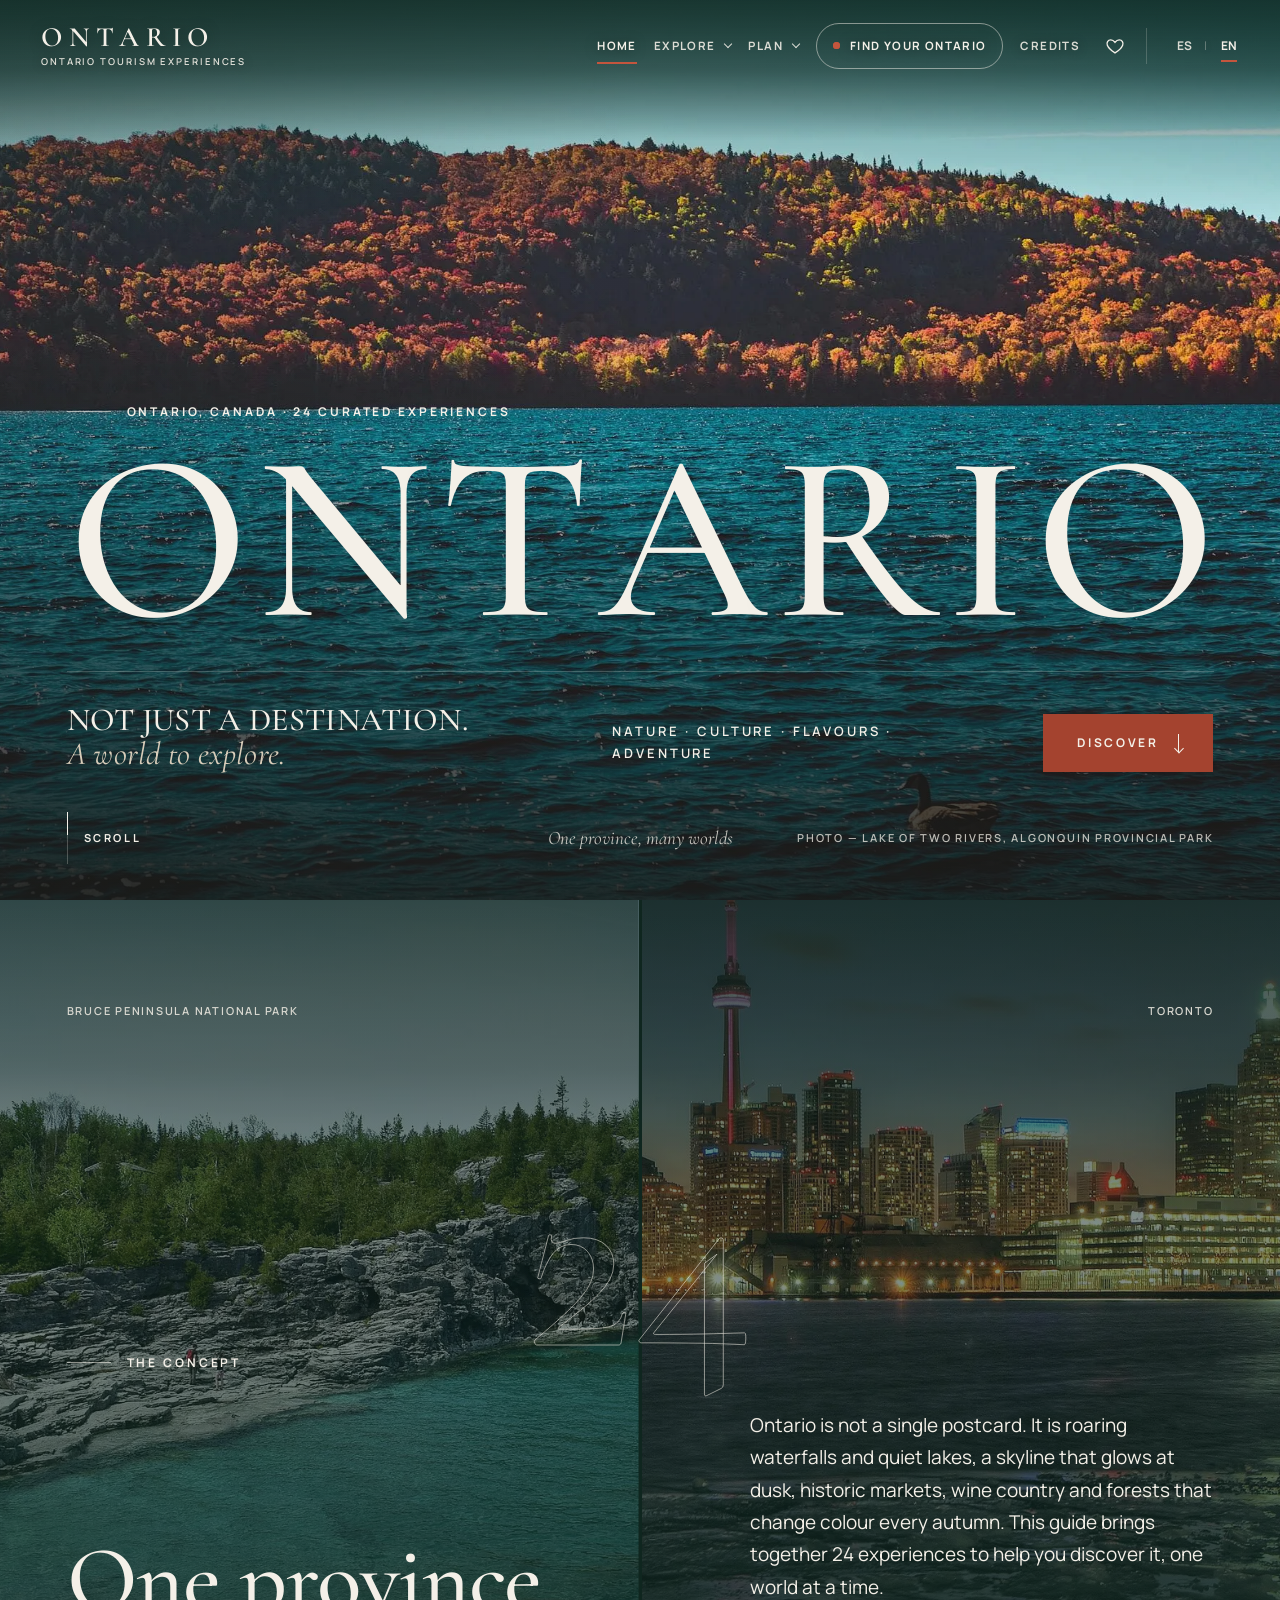
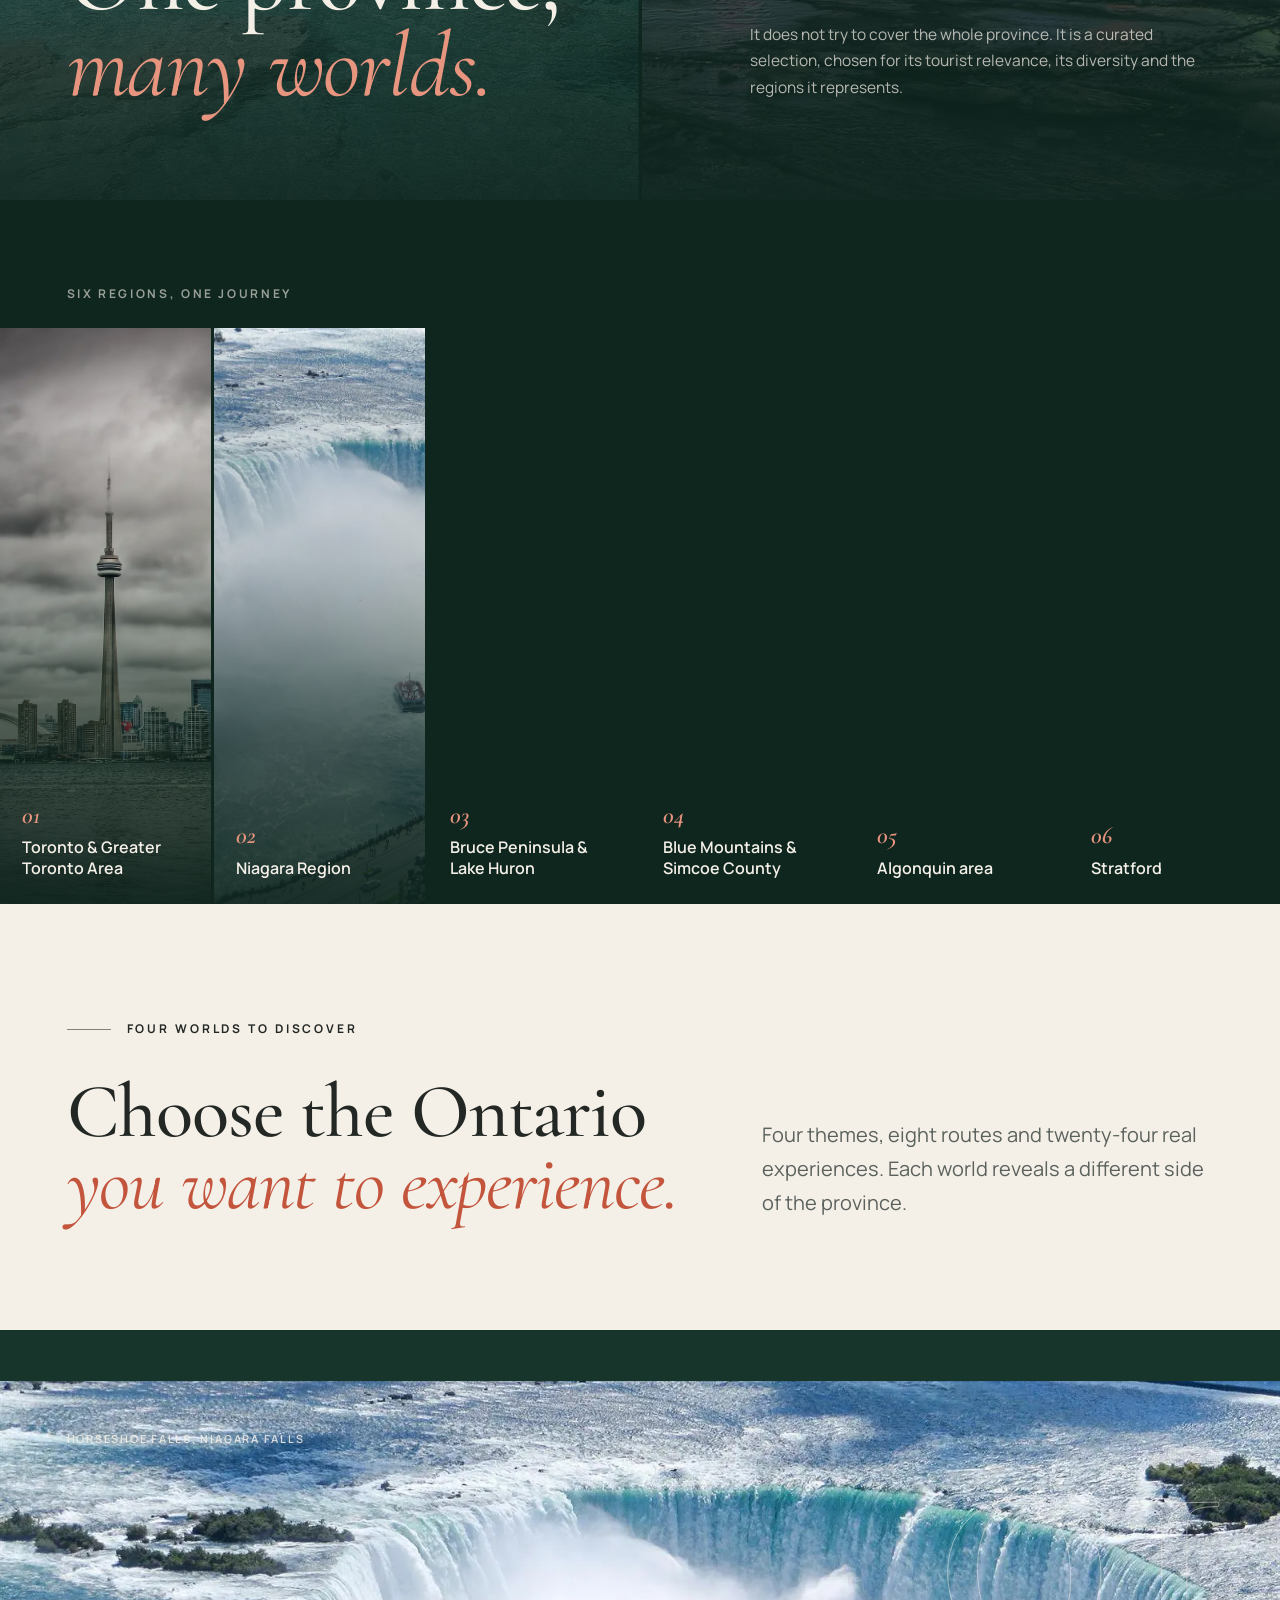
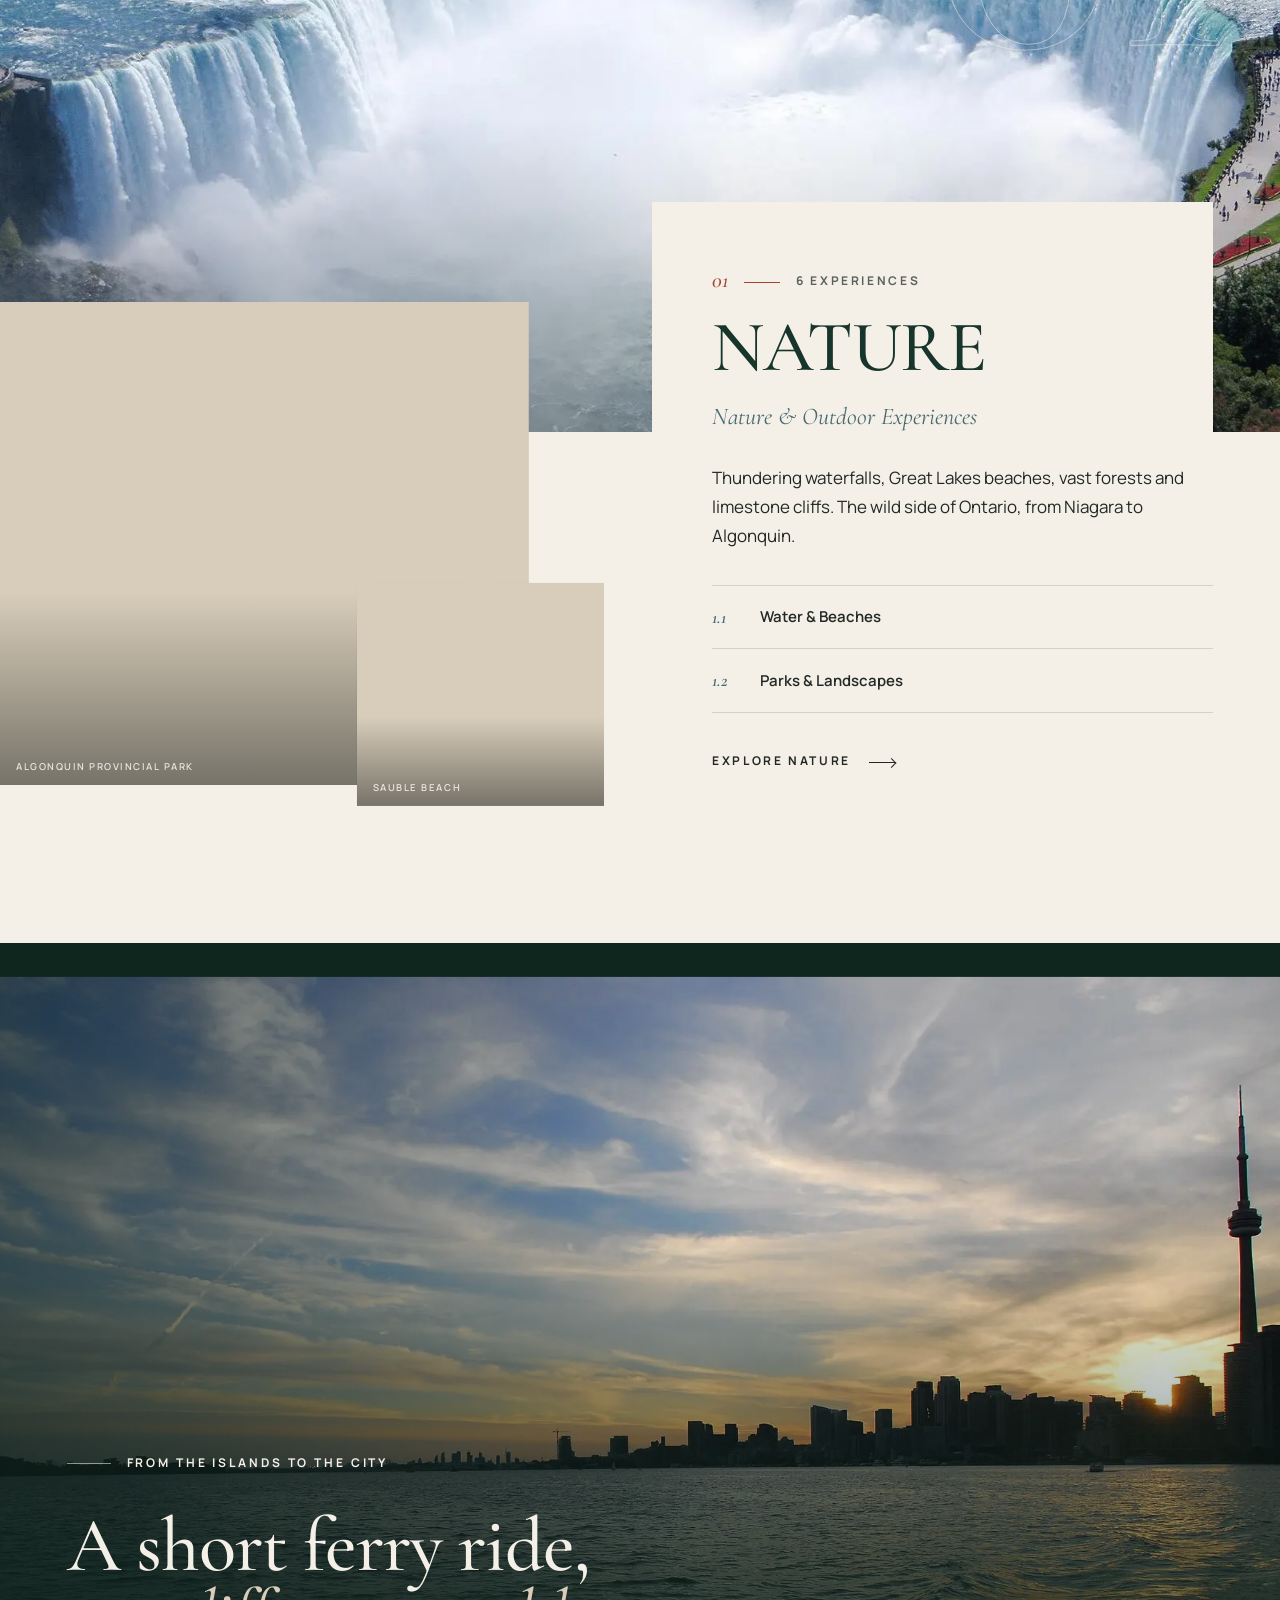
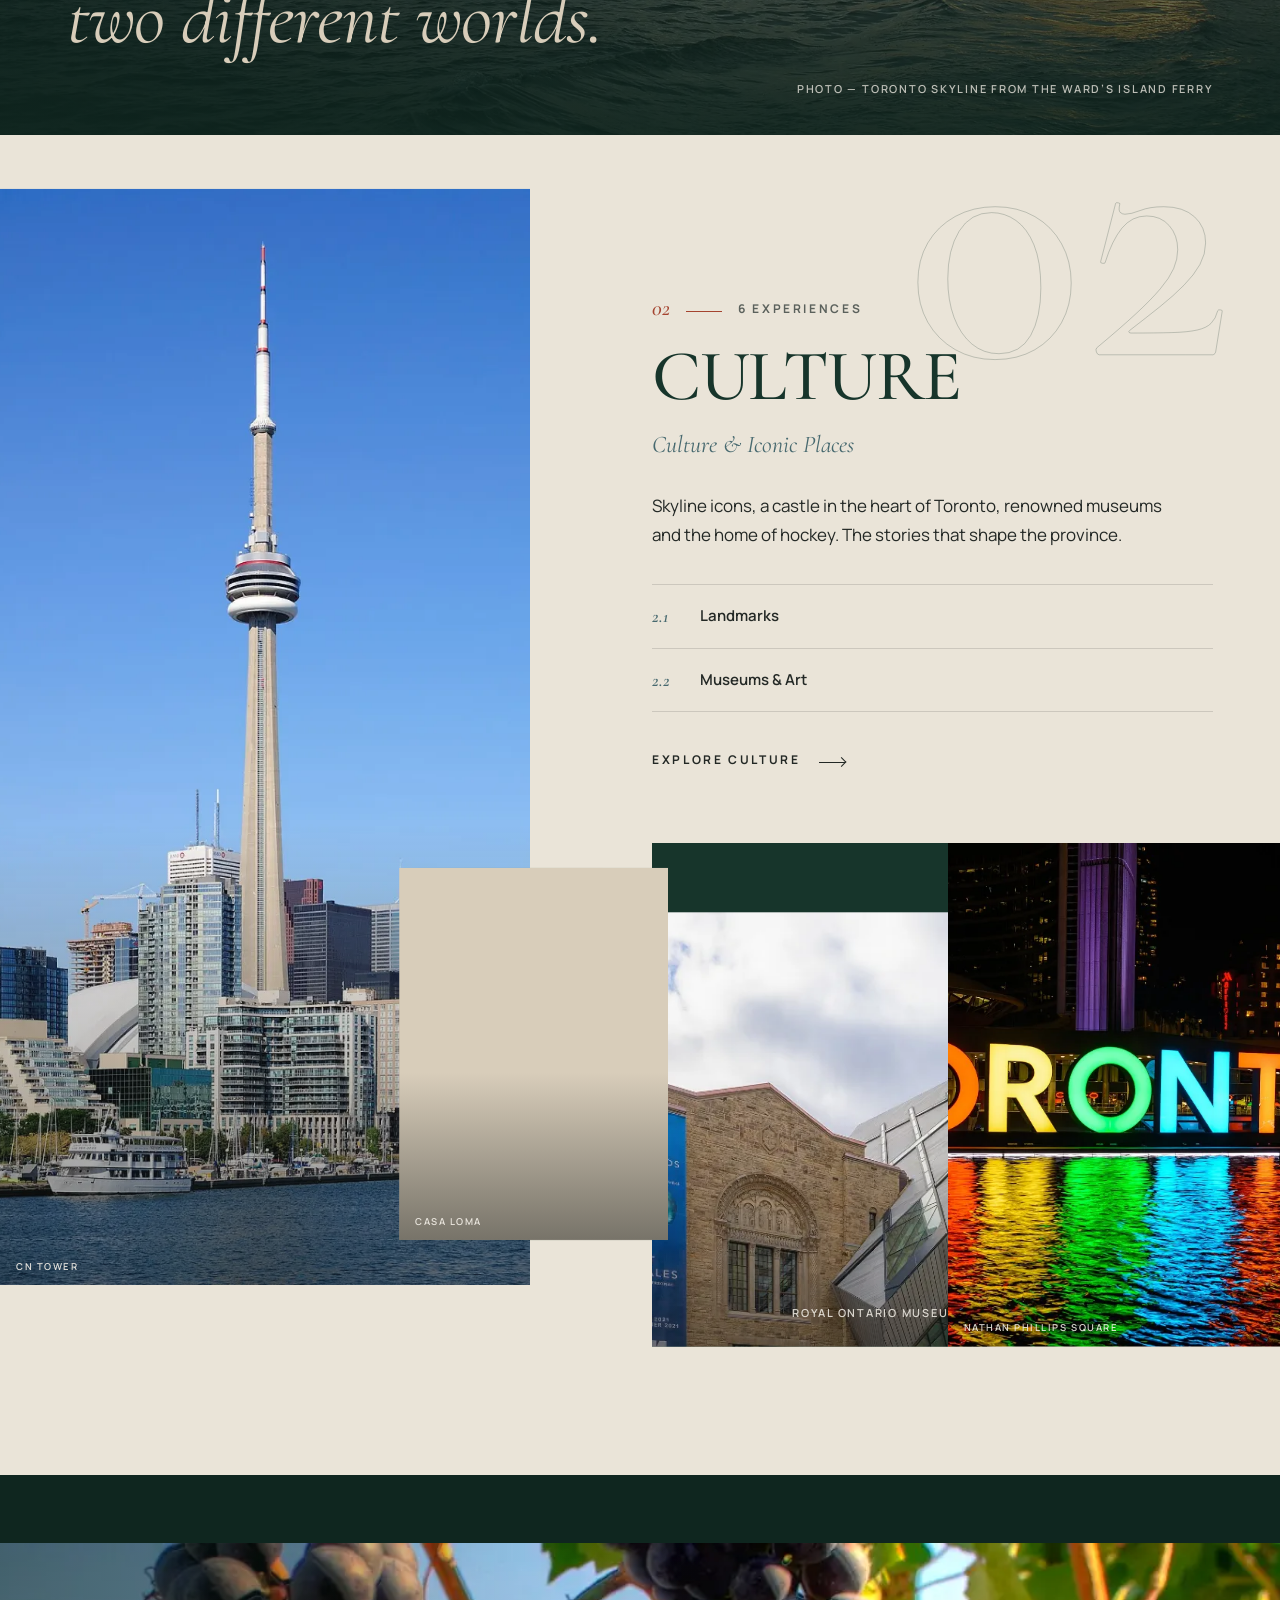
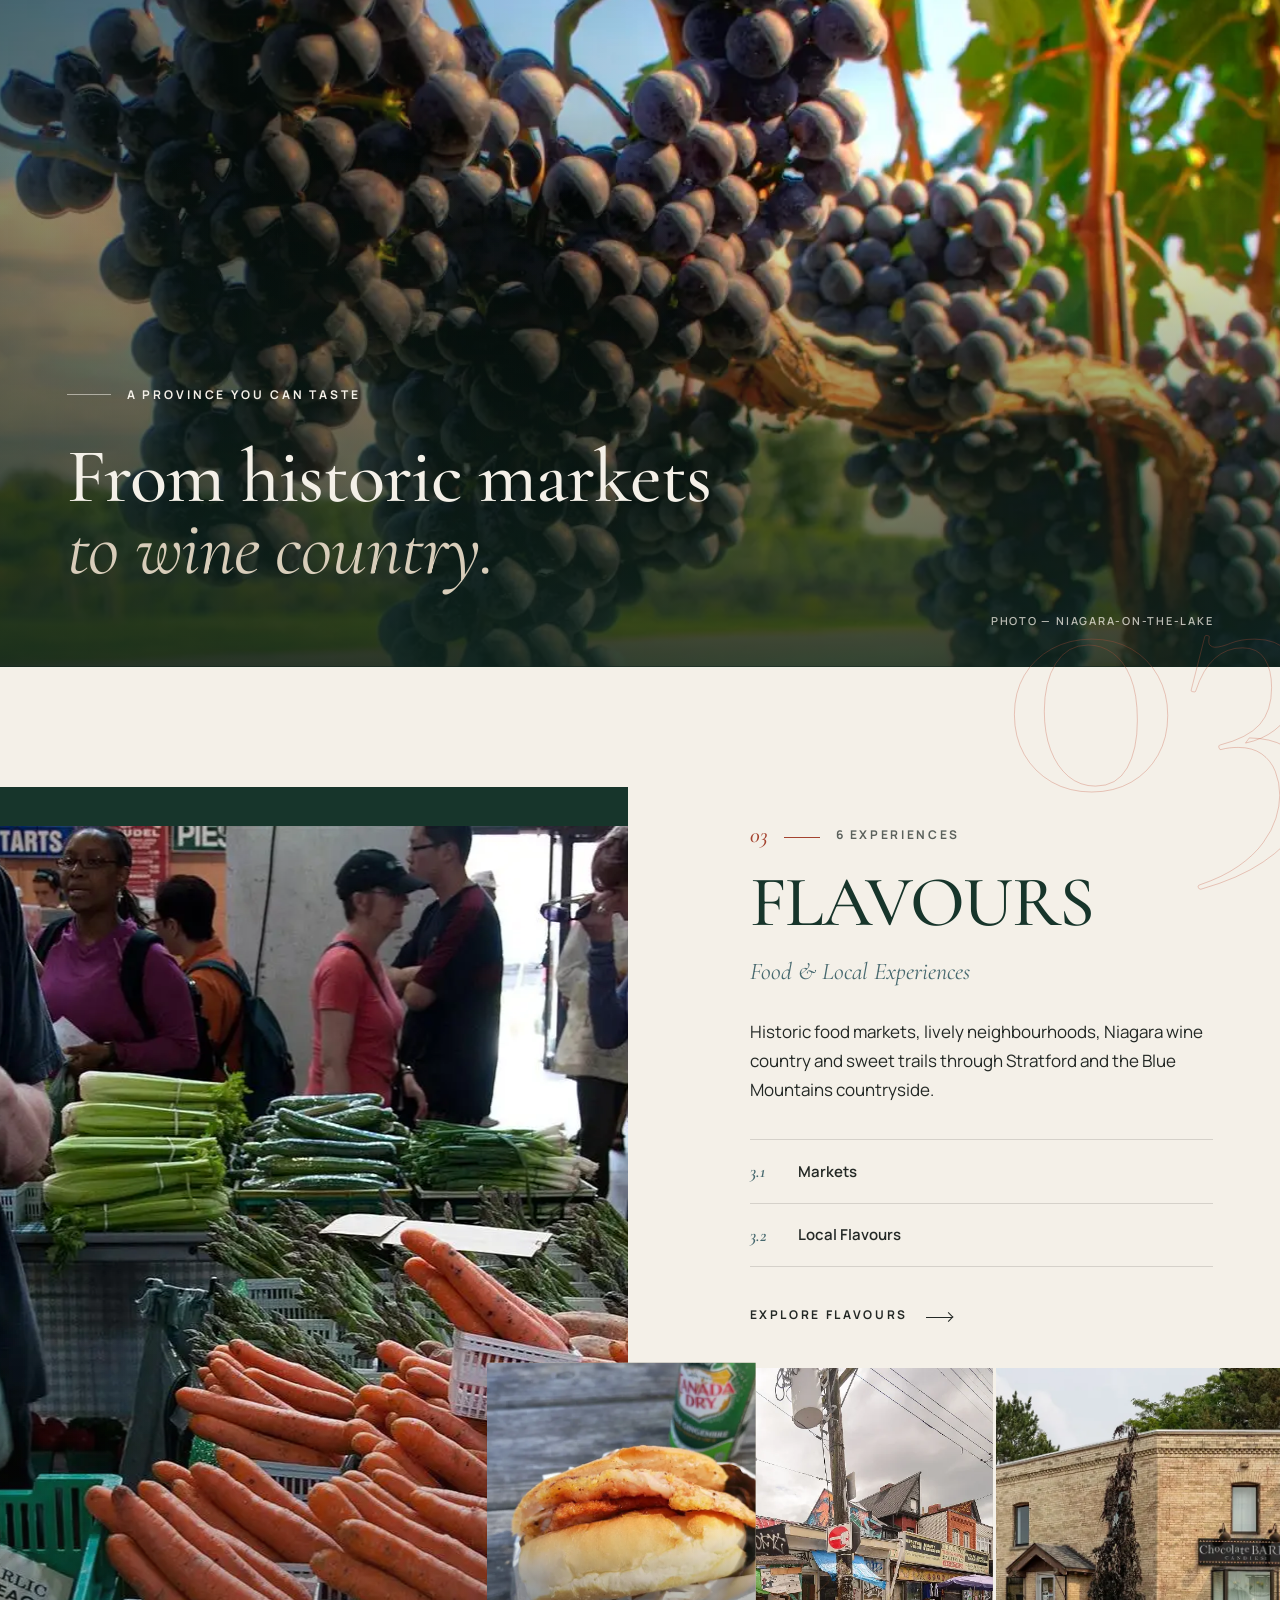
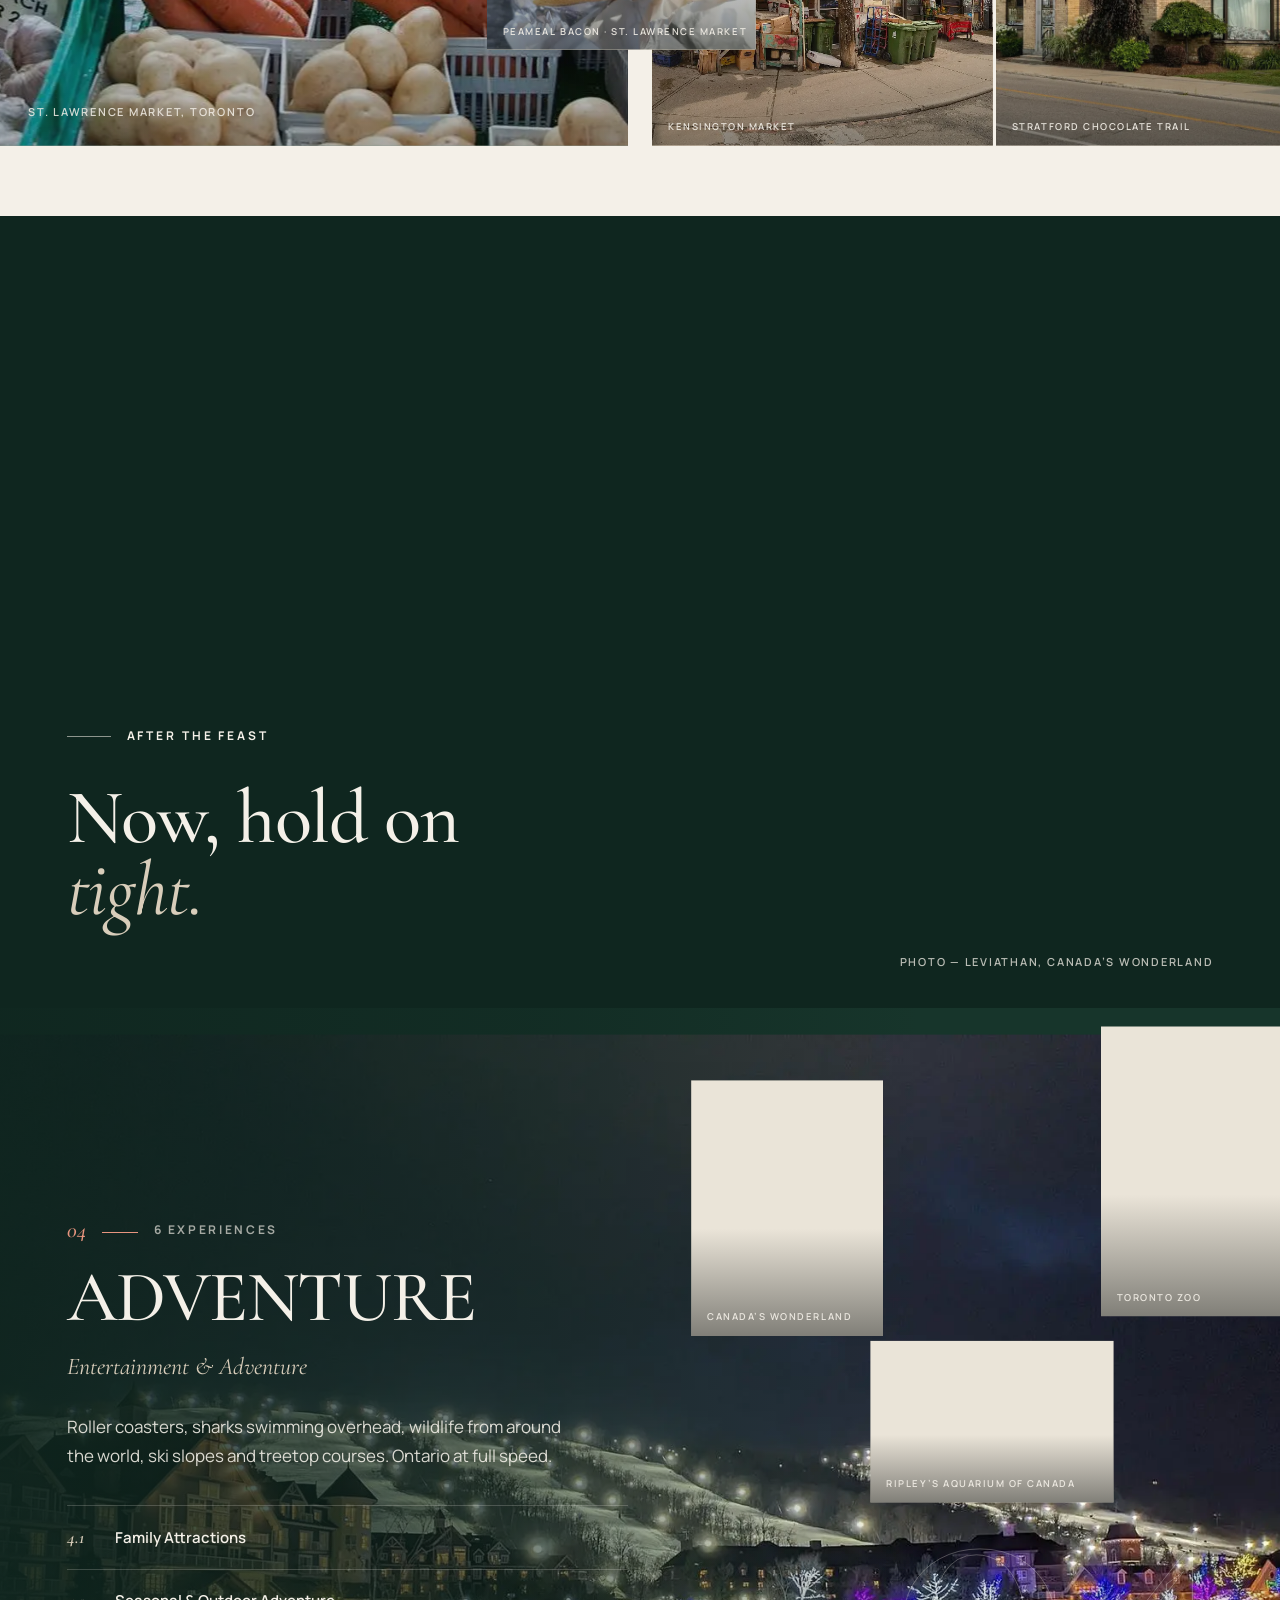
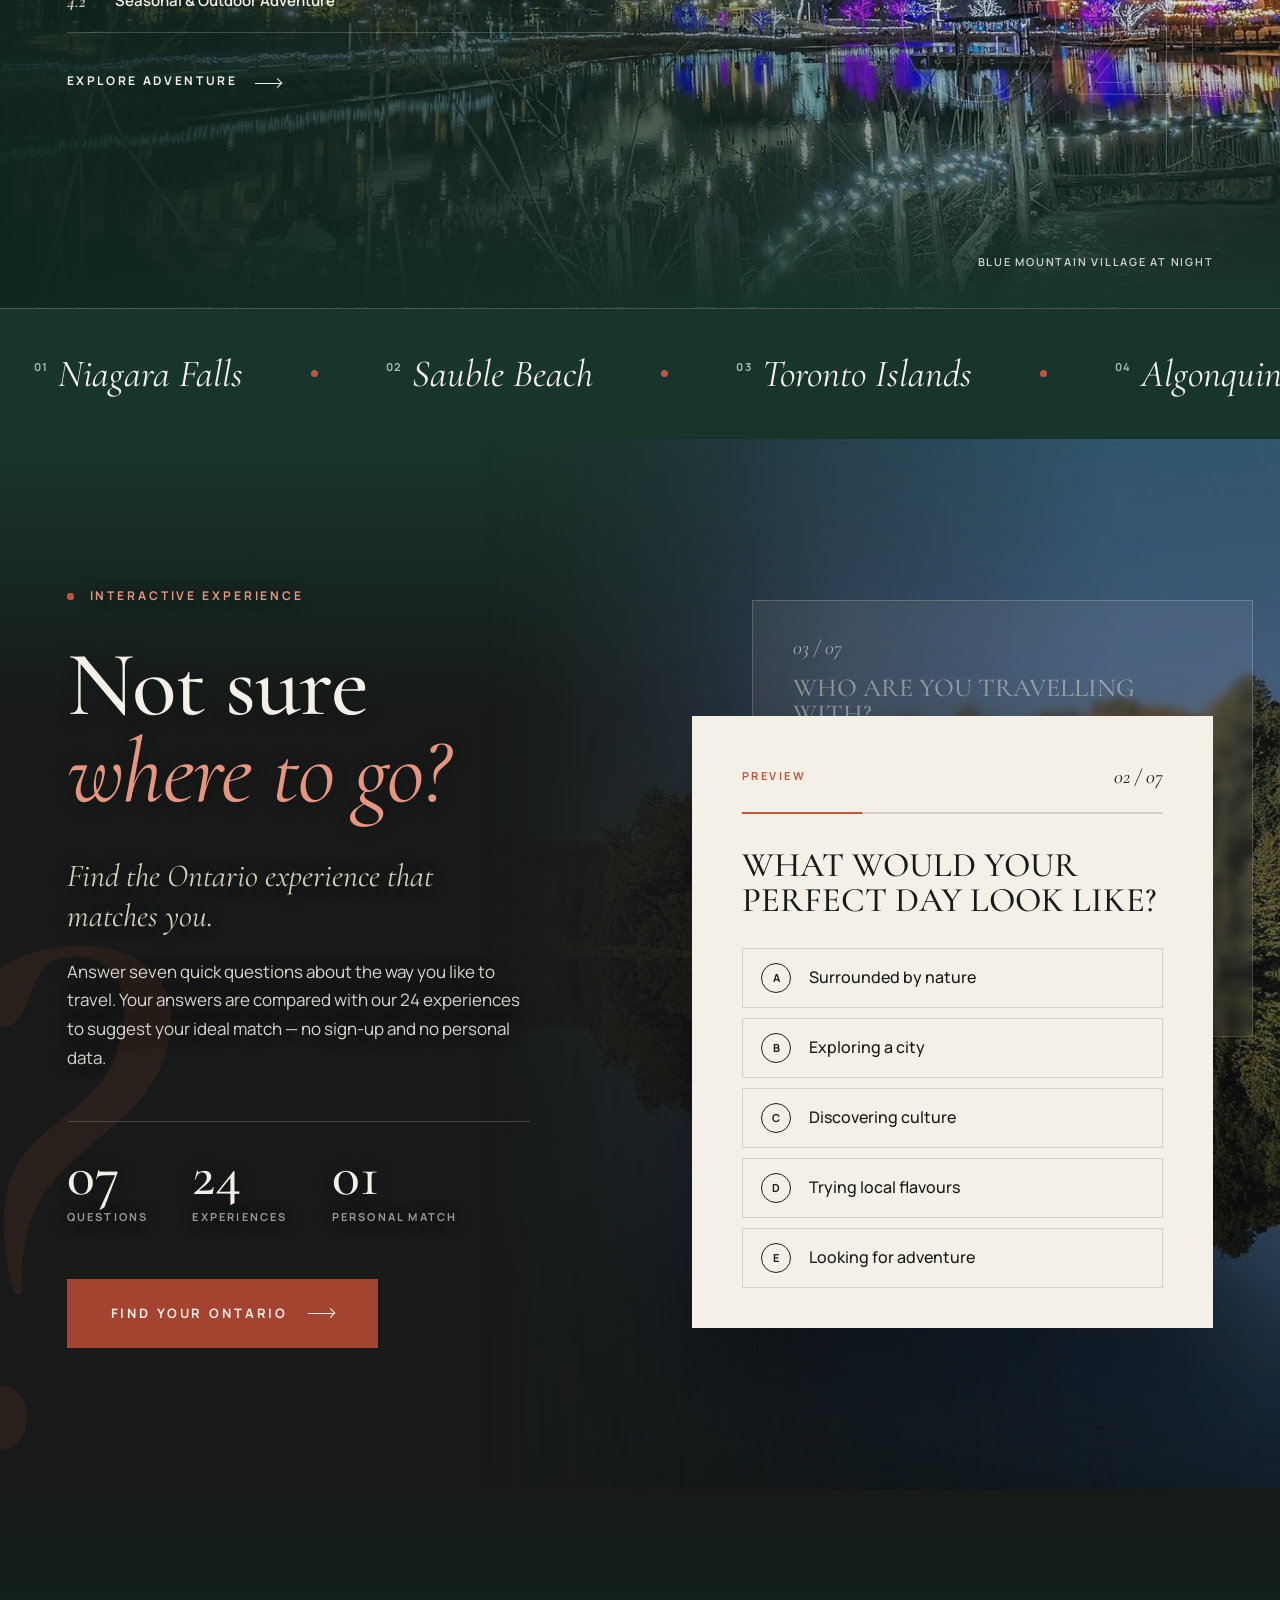
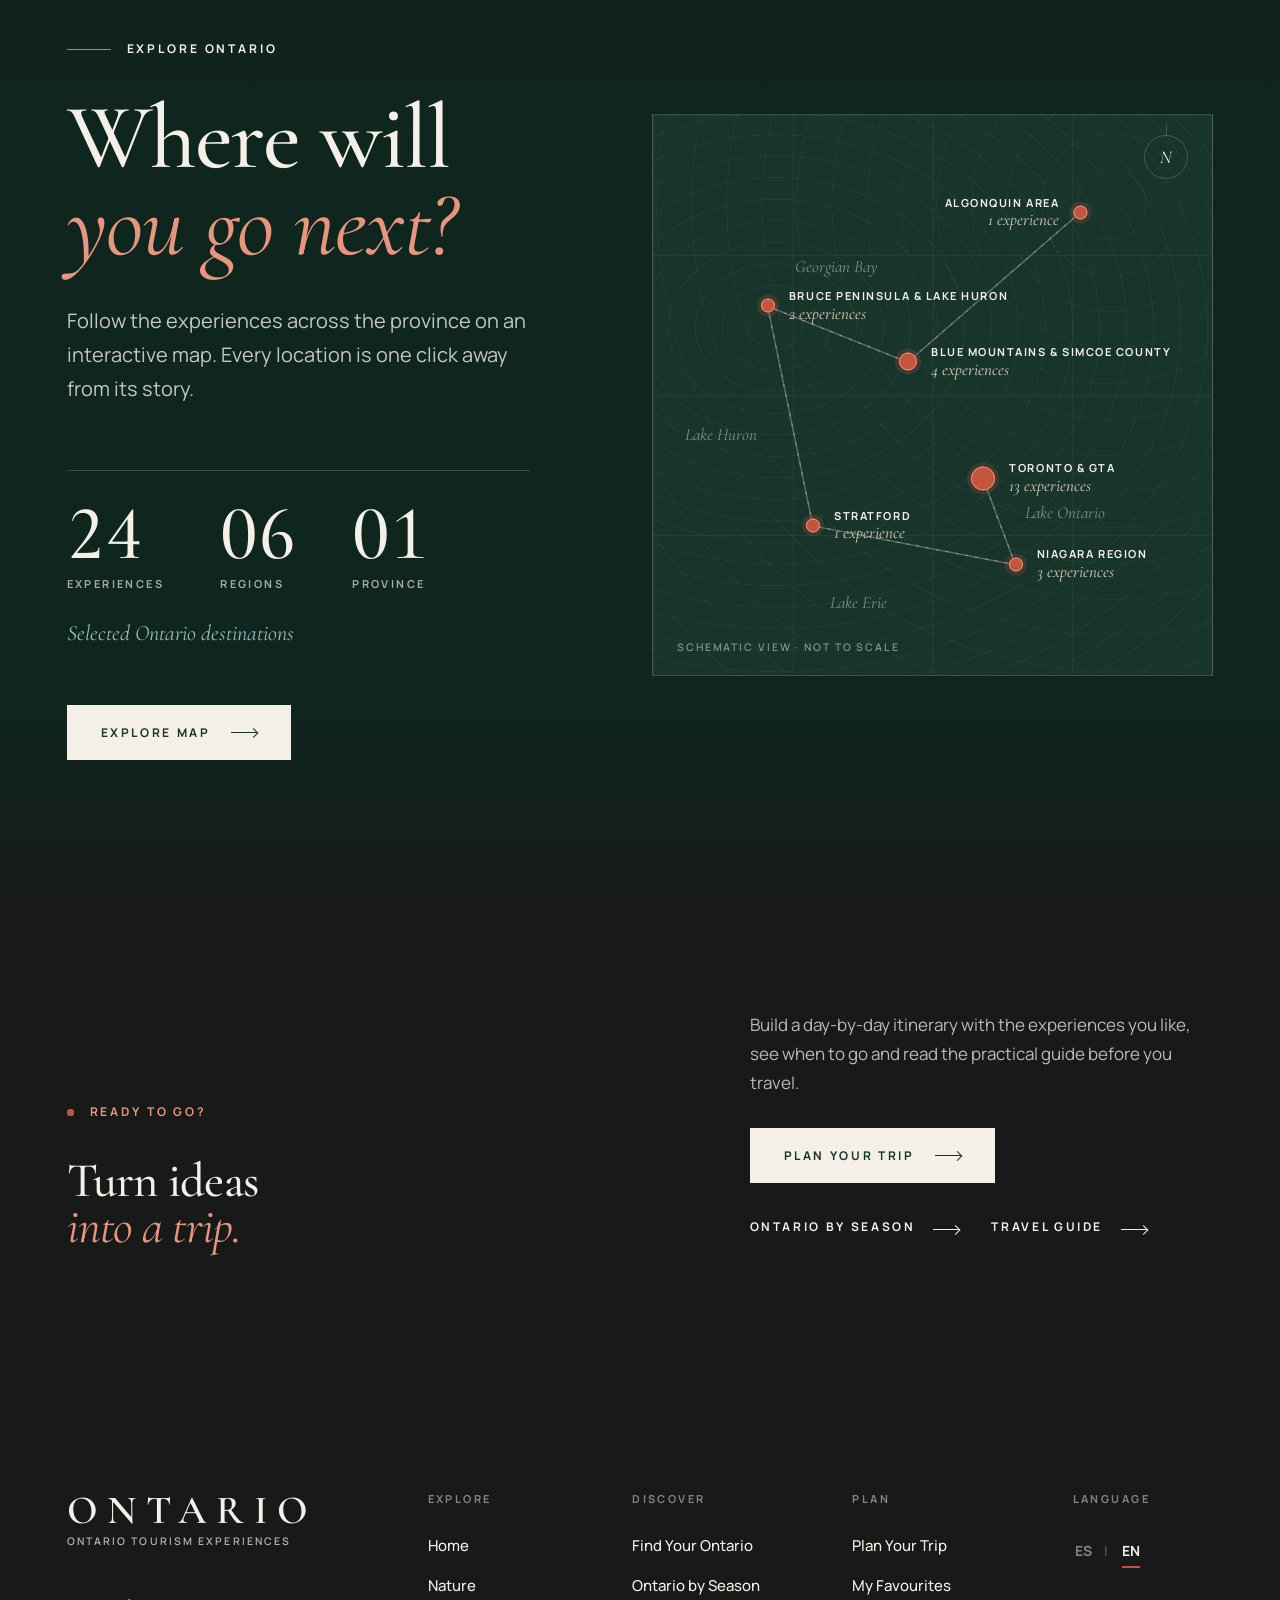
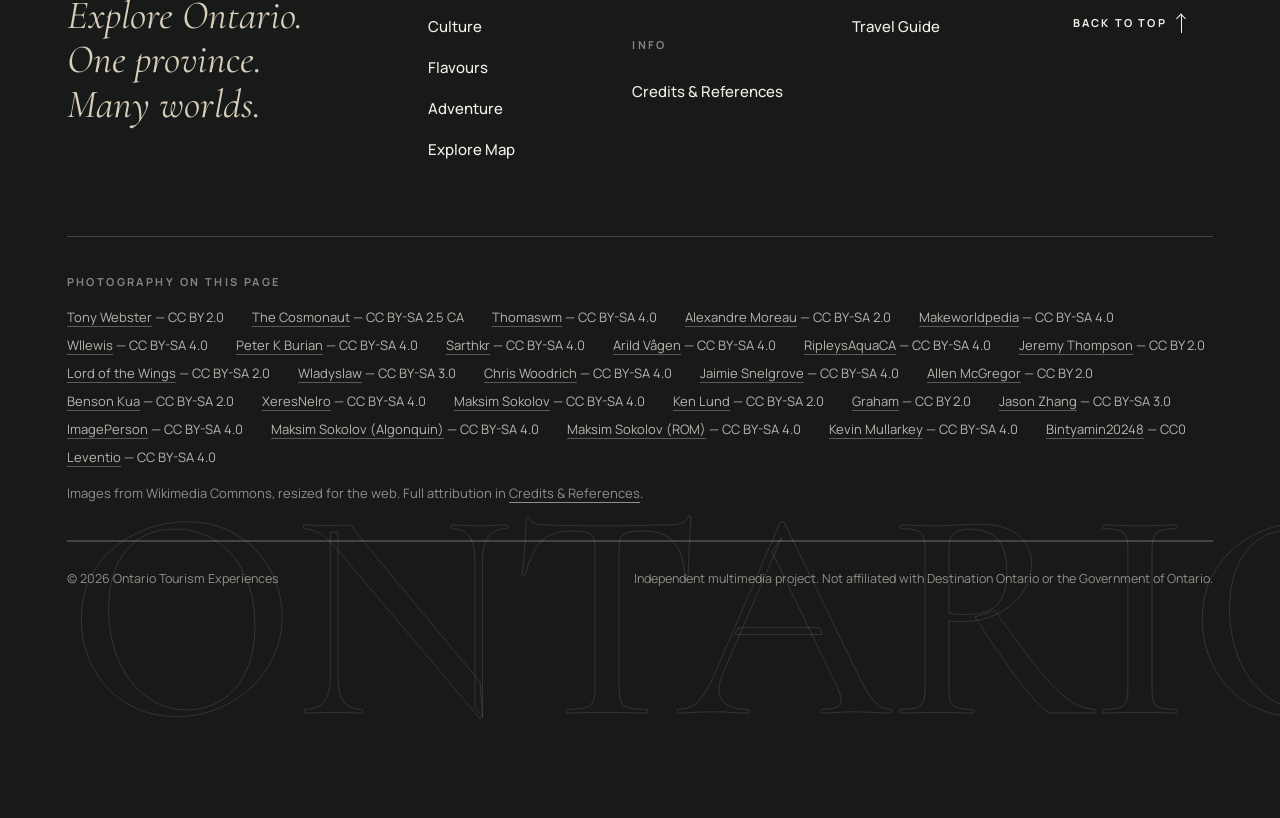
<file: index.html>
<!DOCTYPE html>
<html lang="en">
<head>
  <meta charset="UTF-8">
  <meta name="viewport" content="width=device-width, initial-scale=1">
  <title>Ontario Tourism Experiences — One Province, Many Worlds</title>
  <meta name="description" content="Explore 24 curated tourism experiences across Ontario, Canada: nature, culture, flavours and adventure." data-i18n-attr="content:meta.home">
  <meta name="theme-color" content="#17352B">

  <!-- Early language flag: avoids a flash of English when Spanish is stored.
       Same snippet on every page. -->
  <script>
    (function () {
      var d = document.documentElement;
      d.classList.add('js');
      try {
        var l = (location.search.match(/[?&]lang=(es|en)/) || [])[1] || localStorage.getItem('ote-lang');
        if (l === 'es') { d.lang = 'es'; d.classList.add('i18n-pending'); }
      } catch (e) {}
      setTimeout(function () { d.classList.remove('i18n-pending'); }, 1500);
    })();
  </script>

  <link rel="preconnect" href="https://fonts.googleapis.com">
  <link rel="preconnect" href="https://fonts.gstatic.com" crossorigin>
  <link rel="stylesheet" href="https://fonts.googleapis.com/css2?family=Cormorant+Garamond:ital,wght@0,400;0,500;0,600;1,400;1,500&family=Manrope:wght@400;500;600;700&display=swap">
  <link rel="preload" as="image" href="images/home/hero-algonquin-autumn.webp" type="image/webp" fetchpriority="high">
  <link rel="stylesheet" href="css/style.css">

  <script src="js/language.js" defer></script>
  <script src="js/experiences.js" defer></script>
  <script src="js/favourites.js" defer></script>
  <script src="js/main.js" defer></script>
</head>

<body id="top" data-page="home" data-page-title="title.home" data-nav="transparent">

  <a class="skip-link" href="#main" data-i18n="nav.skip">Skip to content</a>

  <!-- Shared header (rendered by js/main.js) -->
  <div data-component="site-header"></div>

  <noscript><p class="noscript">This experience needs JavaScript enabled. / Esta experiencia necesita JavaScript activado.</p></noscript>

  <main id="main">

    <!-- =====================================================
         01 · HERO
         ===================================================== -->
    <section class="hero" aria-labelledby="hero-title">
      <div class="hero__media">
        <img src="images/home/hero-algonquin-autumn.webp" width="1920" height="1280"
             alt="Autumn forest on the shore of Lake of Two Rivers, Algonquin Provincial Park"
             data-i18n-attr="alt:home.hero.alt" fetchpriority="high" decoding="async">
      </div>
      <div class="hero__shade" aria-hidden="true"></div>

      <div class="hero__inner">
        <p class="hero__eyebrow eyebrow" data-i18n="home.hero.eyebrow">Ontario, Canada · 24 curated experiences</p>

        <h1 class="hero__title" id="hero-title">
          <span class="sr-only" data-i18n="site.name">Ontario Tourism Experiences</span>
          <span class="hero__word" aria-hidden="true">
            <span style="--i:0">O</span><span style="--i:1">N</span><span style="--i:2">T</span><span style="--i:3">A</span><span style="--i:4">R</span><span style="--i:5">I</span><span style="--i:6">O</span>
          </span>
        </h1>

        <div class="hero__row">
          <p class="hero__tagline">
            <span data-i18n="home.hero.line1">Not just a destination.</span>
            <em data-i18n="home.hero.line2">A world to explore.</em>
          </p>
          <p class="hero__pillars" data-i18n="home.hero.pillars">Nature · Culture · Flavours · Adventure</p>
          <a class="btn hero__cta" href="#concept">
            <span class="btn__label"><span data-i18n="home.hero.cta">Discover</span></span>
            <span class="arrow arrow--down" aria-hidden="true"></span>
          </a>
        </div>

        <div class="hero__bottom">
          <a class="scroll-cue" href="#concept" tabindex="-1" aria-hidden="true">
            <span class="scroll-cue__line"></span>
            <span data-i18n="home.hero.scroll">Scroll</span>
          </a>
          <p class="hero__concept" data-i18n="site.concept">One province, many worlds</p>
          <p class="photo-caption"><span data-i18n="common.photo">Photo</span> — Lake of Two Rivers, Algonquin Provincial Park</p>
        </div>
      </div>
    </section>

    <!-- =====================================================
         02 · CONCEPT — One province, many worlds
         ===================================================== -->
    <section class="concept" id="concept" aria-labelledby="concept-title">
      <!-- Diptych: the wild side and the city side of the same province -->
      <div class="concept__stage">
        <figure class="concept__half concept__half--nature reveal-img">
          <img src="images/nature/hero-indian-head-cove.webp" width="1920" height="1280" loading="lazy" decoding="async"
               alt="" data-i18n-attr="alt:home.intro.altNature" data-depth="-0.06" style="object-position: 30% center">
          <figcaption class="photo-caption">Bruce Peninsula National Park</figcaption>
        </figure>
        <figure class="concept__half concept__half--city reveal-img" style="--d:1">
          <img src="images/culture/hero-toronto-skyline-night.webp" width="1920" height="1280" loading="lazy" decoding="async"
               alt="" data-i18n-attr="alt:home.intro.altCity" data-depth="-0.06" style="object-position: 62% center">
          <figcaption class="photo-caption">Toronto</figcaption>
        </figure>
        <span class="concept__big" aria-hidden="true" data-depth="0.12">24</span>

        <div class="concept__text">
          <p class="eyebrow reveal" data-i18n="home.intro.eyebrow">The concept</p>
          <h2 class="display-xl reveal reveal--title" style="--d:1" id="concept-title" data-i18n-html="home.intro.title">One province,<br><em>many worlds.</em></h2>
          <div class="concept__copy">
            <p class="lede reveal" style="--d:2" data-i18n="home.intro.text"></p>
            <p class="reveal" style="--d:3" data-i18n="home.intro.text2"></p>
          </div>
        </div>
      </div>

      <!-- Six regions: one photograph per region -->
      <div class="regions">
        <p class="regions__title reveal" data-i18n="home.intro.regionsTitle">Six regions, one journey</p>
        <ol class="regions__list" data-stagger>
          <li>
            <figure class="regions__media"><img src="images/culture/opener-toronto-skyline.webp" width="1920" height="1271" loading="lazy" decoding="async" alt="" style="object-position: 28% center"></figure>
            <span class="regions__num">01</span><span data-i18n="region.toronto"></span>
          </li>
          <li>
            <figure class="regions__media"><img src="images/home/nature-niagara-falls.webp" width="1600" height="1200" loading="lazy" decoding="async" alt="" style="object-position: 40% center"></figure>
            <span class="regions__num">02</span><span data-i18n="region.niagara"></span>
          </li>
          <li>
            <figure class="regions__media"><img src="images/home/map-bruce-peninsula.webp" width="1600" height="1067" loading="lazy" decoding="async" alt=""></figure>
            <span class="regions__num">03</span><span data-i18n="region.bruce"></span>
          </li>
          <li>
            <figure class="regions__media"><img src="images/adventure/opener-blue-mountain-view.webp" width="1920" height="1440" loading="lazy" decoding="async" alt=""></figure>
            <span class="regions__num">04</span><span data-i18n="region.blue"></span>
          </li>
          <li>
            <figure class="regions__media"><img src="images/nature/opener-algonquin-sunset.webp" width="1920" height="1280" loading="lazy" decoding="async" alt=""></figure>
            <span class="regions__num">05</span><span data-i18n="region.algonquin"></span>
          </li>
          <li>
            <figure class="regions__media"><img src="images/home/region-stratford-avon.webp" width="1200" height="900" loading="lazy" decoding="async" alt=""></figure>
            <span class="regions__num">06</span><span data-i18n="region.stratford"></span>
          </li>
        </ol>
      </div>
    </section>

    <!-- =====================================================
         03 · FOUR WORLDS — categories
         ===================================================== -->
    <section class="worlds" id="worlds" aria-labelledby="worlds-title">
      <header class="section-head">
        <div>
          <p class="eyebrow reveal" data-i18n="home.worlds.eyebrow">Four worlds to discover</p>
          <h2 class="display-lg reveal reveal--title" style="--d:1" id="worlds-title" data-i18n-html="home.worlds.title"></h2>
        </div>
        <p class="lede section-head__lede reveal" style="--d:3" data-i18n="home.worlds.lede"></p>
      </header>

      <!-- 01 NATURE -->
      <article class="world world--nature" aria-labelledby="world-nature">
        <span class="world__num" aria-hidden="true" data-depth="0.14">01</span>
        <a class="world__media reveal-img" href="nature.html" tabindex="-1" aria-hidden="true">
          <img src="images/home/nature-niagara-falls.webp" width="1600" height="1200" loading="lazy" decoding="async"
               alt="" data-i18n-attr="alt:home.worlds.nature.alt" data-depth="-0.06">
          <span class="world__badge"><span data-badge data-i18n="common.explore">Explore</span></span>
          <span class="world__caption" data-i18n="home.worlds.nature.caption"></span>
        </a>
        <div class="world__stage">
          <figure class="world__stage-main reveal-img" style="--d:1">
            <img src="images/nature/algonquin-autumn-lake.webp" width="1600" height="1067" loading="lazy" decoding="async"
                 alt="" data-i18n-attr="alt:home.worlds.nature.shot3b">
            <figcaption class="world__shot-cap">Algonquin Provincial Park</figcaption>
          </figure>
          <figure class="world__stage-detail reveal-img" style="--d:3" data-depth="0.05">
            <img src="images/home/nature-sauble-beach.webp" width="1000" height="682" loading="lazy" decoding="async"
                 alt="" data-i18n-attr="alt:home.worlds.nature.shot1" style="object-position: 65% center">
            <figcaption class="world__shot-cap">Sauble Beach</figcaption>
          </figure>
        </div>

        <div class="world__body reveal">
          <p class="world__meta"><span class="world__index">01</span><span data-i18n="common.expCount" data-i18n-vars='{"n":6}'></span></p>
          <h3 class="world__title" id="world-nature" data-i18n="cat.nature">Nature</h3>
          <p class="world__subtitle" data-i18n="section.nature"></p>
          <p class="world__text" data-i18n="home.worlds.nature.text"></p>
          <ul class="world__subs" data-stagger>
            <li><a href="nature.html#water-beaches"><span class="world__subs-num">1.1</span><span data-i18n="sub.water"></span><span class="arrow" aria-hidden="true"></span></a></li>
            <li><a href="nature.html#parks-landscapes"><span class="world__subs-num">1.2</span><span data-i18n="sub.parks"></span><span class="arrow" aria-hidden="true"></span></a></li>
          </ul>
          <a class="link-arrow" href="nature.html"><span data-i18n="home.worlds.nature.cta">Explore Nature</span><span class="arrow" aria-hidden="true"></span></a>
        </div>
      </article>

      <!-- PHOTO BRIDGE — from the islands (Nature) to the city (Culture) -->
      <section class="bleed bleed--bridge" aria-labelledby="bridge-title">
        <figure class="bleed__media reveal-img">
          <img src="images/home/bridge-toronto-islands-ferry.webp" width="1920" height="1285" loading="lazy" decoding="async"
               alt="" data-i18n-attr="alt:home.bridge.alt" data-depth="-0.08">
        </figure>
        <div class="bleed__content">
          <p class="eyebrow reveal" data-i18n="home.bridge.eyebrow">From the islands to the city</p>
          <p class="display-lg reveal reveal--title" style="--d:1" id="bridge-title" data-i18n-html="home.bridge.title">A short ferry ride,<br><em>two different worlds.</em></p>
        </div>
        <p class="photo-caption bleed__caption"><span data-i18n="common.photo">Photo</span> — <span data-i18n="home.bridge.caption">Toronto skyline from the Ward’s Island ferry</span></p>
      </section>

      <!-- 02 CULTURE -->
      <article class="world world--culture" aria-labelledby="world-culture">
        <span class="world__num" aria-hidden="true" data-depth="0.14">02</span>
        <figure class="world__shot world__shot--cntower reveal-img" style="--d:0" data-depth="0.03">
          <img src="images/home/culture-cn-tower-vertical.webp" width="900" height="1418" loading="lazy" decoding="async"
               alt="" data-i18n-attr="alt:home.worlds.culture.shot4">
          <figcaption class="world__shot-cap">CN Tower</figcaption>
        </figure>
        <figure class="world__detail reveal-img" style="--d:2" data-depth="0.04">
          <img src="images/home/culture-casa-loma.webp" width="820" height="871" loading="lazy" decoding="async"
               alt="" data-i18n-attr="alt:home.worlds.culture.shot2">
          <figcaption class="world__shot-cap">Casa Loma</figcaption>
        </figure>
        <a class="world__media reveal-img" href="culture.html" tabindex="-1" aria-hidden="true">
          <img src="images/home/culture-royal-ontario-museum.webp" width="1000" height="613" loading="lazy" decoding="async"
               alt="" data-i18n-attr="alt:home.worlds.culture.shot3" data-depth="-0.06">
          <span class="world__badge"><span data-badge data-i18n="common.explore">Explore</span></span>
          <span class="world__caption">Royal Ontario Museum</span>
        </a>
        <figure class="world__media-2 reveal-img" style="--d:1">
          <img src="images/home/culture-nathan-phillips-square.webp" width="1000" height="667" loading="lazy" decoding="async"
               alt="" data-i18n-attr="alt:home.worlds.culture.shot1">
          <figcaption class="world__shot-cap">Nathan Phillips Square</figcaption>
        </figure>

        <div class="world__body reveal">
          <p class="world__meta"><span class="world__index">02</span><span data-i18n="common.expCount" data-i18n-vars='{"n":6}'></span></p>
          <h3 class="world__title" id="world-culture" data-i18n="cat.culture">Culture</h3>
          <p class="world__subtitle" data-i18n="section.culture"></p>
          <p class="world__text" data-i18n="home.worlds.culture.text"></p>
          <ul class="world__subs" data-stagger>
            <li><a href="culture.html#landmarks"><span class="world__subs-num">2.1</span><span data-i18n="sub.landmarks"></span><span class="arrow" aria-hidden="true"></span></a></li>
            <li><a href="culture.html#museums-art"><span class="world__subs-num">2.2</span><span data-i18n="sub.museums"></span><span class="arrow" aria-hidden="true"></span></a></li>
          </ul>
          <a class="link-arrow" href="culture.html"><span data-i18n="home.worlds.culture.cta">Explore Culture</span><span class="arrow" aria-hidden="true"></span></a>
        </div>
      </article>

      <!-- PHOTO BRIDGE — from the city to the markets and the vineyards -->
      <section class="bleed bleed--taste" aria-labelledby="bridge-taste-title">
        <figure class="bleed__media reveal-img">
          <img src="images/flavours/opener-niagara-grapes.webp" width="2400" height="800" loading="lazy" decoding="async"
               alt="" data-i18n-attr="alt:home.bridge2.alt" data-depth="-0.08" style="object-position: 62% center">
        </figure>
        <div class="bleed__content">
          <p class="eyebrow reveal" data-i18n="home.bridge2.eyebrow">A province you can taste</p>
          <p class="display-lg reveal reveal--title" style="--d:1" id="bridge-taste-title" data-i18n-html="home.bridge2.title">From historic markets<br><em>to wine country.</em></p>
        </div>
        <p class="photo-caption bleed__caption"><span data-i18n="common.photo">Photo</span> — Niagara-on-the-Lake</p>
      </section>

      <!-- 03 FLAVOURS -->
      <article class="world world--flavours" aria-labelledby="world-flavours">
        <span class="world__num" aria-hidden="true" data-depth="0.14">03</span>
        <a class="world__media reveal-img" href="food.html" tabindex="-1" aria-hidden="true">
          <img src="images/home/flavours-st-lawrence-market.webp" width="1600" height="1094" loading="lazy" decoding="async"
               alt="" data-i18n-attr="alt:home.worlds.flavours.alt" data-depth="-0.06">
          <span class="world__badge"><span data-badge data-i18n="common.explore">Explore</span></span>
          <span class="world__caption" data-i18n="home.worlds.flavours.caption"></span>
        </a>
        <figure class="world__detail reveal-img" style="--d:2" data-depth="0.04">
          <img src="images/flavours/peameal-bacon-sandwich.webp" width="800" height="600" loading="lazy" decoding="async"
               alt="" data-i18n-attr="alt:home.worlds.flavours.shot6">
          <figcaption class="world__shot-cap">Peameal bacon · St. Lawrence Market</figcaption>
        </figure>
        <div class="world__pair">
          <figure class="reveal-img" style="--d:1">
            <img src="images/home/flavours-kensington-market.webp" width="1000" height="668" loading="lazy" decoding="async"
                 alt="" data-i18n-attr="alt:home.worlds.flavours.shot2">
            <figcaption class="world__shot-cap">Kensington Market</figcaption>
          </figure>
          <figure class="reveal-img" style="--d:2">
            <img src="images/flavours/stratford-chocolate-trail.webp" width="1200" height="800" loading="lazy" decoding="async"
                 alt="" data-i18n-attr="alt:home.worlds.flavours.shot4" style="object-position: 64% center">
            <figcaption class="world__shot-cap">Stratford Chocolate Trail</figcaption>
          </figure>
        </div>
        <div class="world__body reveal">
          <p class="world__meta"><span class="world__index">03</span><span data-i18n="common.expCount" data-i18n-vars='{"n":6}'></span></p>
          <h3 class="world__title" id="world-flavours" data-i18n="cat.flavours">Flavours</h3>
          <p class="world__subtitle" data-i18n="section.food"></p>
          <p class="world__text" data-i18n="home.worlds.flavours.text"></p>
          <ul class="world__subs" data-stagger>
            <li><a href="food.html#markets"><span class="world__subs-num">3.1</span><span data-i18n="sub.markets"></span><span class="arrow" aria-hidden="true"></span></a></li>
            <li><a href="food.html#local-flavours"><span class="world__subs-num">3.2</span><span data-i18n="sub.flavours"></span><span class="arrow" aria-hidden="true"></span></a></li>
          </ul>
          <a class="link-arrow" href="food.html"><span data-i18n="home.worlds.flavours.cta">Explore Flavours</span><span class="arrow" aria-hidden="true"></span></a>
        </div>
      </article>

      <!-- PHOTO BRIDGE — from the table to the thrill (Flavours → Adventure) -->
      <section class="bleed bleed--thrill" aria-labelledby="bridge-thrill-title">
        <figure class="bleed__media reveal-img">
          <img src="images/home/bridge-leviathan-climb.webp" width="1920" height="1440" loading="lazy" decoding="async"
               alt="" data-i18n-attr="alt:home.bridge3.alt" data-depth="-0.08" style="object-position: center 30%">
        </figure>
        <div class="bleed__content">
          <p class="eyebrow reveal" data-i18n="home.bridge3.eyebrow">After the feast</p>
          <p class="display-lg reveal reveal--title" style="--d:1" id="bridge-thrill-title" data-i18n-html="home.bridge3.title">Now, hold on<br><em>tight.</em></p>
        </div>
        <p class="photo-caption bleed__caption"><span data-i18n="common.photo">Photo</span> — Leviathan, Canada’s Wonderland</p>
      </section>

      <!-- 04 ADVENTURE (full bleed — grows to the edges while scrolling) -->
      <article class="world world--adventure" aria-labelledby="world-adventure">
        <a class="world__media" href="entertainment.html" tabindex="-1" aria-hidden="true" data-scrub>
          <img src="images/home/adventure-blue-mountain.webp" width="1600" height="1202" loading="lazy" decoding="async"
               alt="" data-i18n-attr="alt:home.worlds.adventure.alt" data-depth="-0.05">
          <span class="world__badge"><span data-badge data-i18n="common.explore">Explore</span></span>
          <span class="world__caption" data-i18n="home.worlds.adventure.caption"></span>
        </a>
        <span class="world__num" aria-hidden="true" data-depth="0.1">04</span>
        <figure class="world__shot world__shot--wonderland reveal-img" style="--d:0" data-depth="0.05">
          <img src="images/home/adventure-canadas-wonderland.webp" width="720" height="960" loading="lazy" decoding="async"
               alt="" data-i18n-attr="alt:home.worlds.adventure.shot3">
          <figcaption class="world__shot-cap">Canada’s Wonderland</figcaption>
        </figure>
        <figure class="world__shot world__shot--aquarium reveal-img" style="--d:1" data-depth="-0.03">
          <img src="images/home/adventure-ripleys-aquarium.webp" width="1000" height="667" loading="lazy" decoding="async"
               alt="" data-i18n-attr="alt:home.worlds.adventure.shot1">
          <figcaption class="world__shot-cap">Ripley’s Aquarium of Canada</figcaption>
        </figure>
        <figure class="world__shot world__shot--zoo reveal-img" style="--d:2" data-depth="0.07">
          <img src="images/adventure/toronto-zoo.webp" width="860" height="1290" loading="lazy" decoding="async"
               alt="" data-i18n-attr="alt:home.worlds.adventure.shot4" style="object-position: 50% 30%">
          <figcaption class="world__shot-cap">Toronto Zoo</figcaption>
        </figure>
        <div class="world__body reveal">
          <p class="world__meta"><span class="world__index">04</span><span data-i18n="common.expCount" data-i18n-vars='{"n":6}'></span></p>
          <h3 class="world__title" id="world-adventure" data-i18n="cat.adventure">Adventure</h3>
          <p class="world__subtitle" data-i18n="section.adventure"></p>
          <p class="world__text" data-i18n="home.worlds.adventure.text"></p>
          <ul class="world__subs" data-stagger>
            <li><a href="entertainment.html#family-attractions"><span class="world__subs-num">4.1</span><span data-i18n="sub.family"></span><span class="arrow" aria-hidden="true"></span></a></li>
            <li><a href="entertainment.html#seasonal-adventure"><span class="world__subs-num">4.2</span><span data-i18n="sub.seasonal"></span><span class="arrow" aria-hidden="true"></span></a></li>
          </ul>
          <a class="link-arrow" href="entertainment.html"><span data-i18n="home.worlds.adventure.cta">Explore Adventure</span><span class="arrow" aria-hidden="true"></span></a>
        </div>
      </article>
    </section>

    <!-- =====================================================
         04 · MARQUEE — the 24 experiences (proper names)
         ===================================================== -->
    <section class="marquee" data-marquee>
      <h2 class="sr-only" data-i18n="home.marquee.label">The 24 experiences of this guide</h2>
      <div class="marquee__inner">
        <ul class="marquee__track">
          <li><sup>01</sup>Niagara Falls</li>
          <li><sup>02</sup>Sauble Beach</li>
          <li><sup>03</sup>Toronto Islands</li>
          <li><sup>04</sup>Algonquin Provincial Park</li>
          <li><sup>05</sup>Bruce Peninsula National Park</li>
          <li><sup>06</sup>Scenic Caves Nature Adventures</li>
          <li><sup>07</sup>CN Tower</li>
          <li><sup>08</sup>Casa Loma</li>
          <li><sup>09</sup>Nathan Phillips Square</li>
          <li><sup>10</sup>Royal Ontario Museum</li>
          <li><sup>11</sup>Art Gallery of Ontario</li>
          <li><sup>12</sup>Hockey Hall of Fame</li>
          <li><sup>13</sup>St. Lawrence Market</li>
          <li><sup>14</sup>Kensington Market</li>
          <li><sup>15</sup>Distillery Historic District</li>
          <li><sup>16</sup>Niagara Wine Country</li>
          <li><sup>17</sup>Stratford Chocolate Trail</li>
          <li><sup>18</sup>Apple Pie Trail</li>
          <li><sup>19</sup>Canada’s Wonderland</li>
          <li><sup>20</sup>Ripley’s Aquarium of Canada</li>
          <li><sup>21</sup>Toronto Zoo</li>
          <li><sup>22</sup>Blue Mountain Resort</li>
          <li><sup>23</sup>Niagara Parks Butterfly Conservatory</li>
          <li><sup>24</sup>Treetop Trekking at Horseshoe Resort</li>
        </ul>
      </div>
    </section>

    <!-- =====================================================
         05 · FIND YOUR ONTARIO — promo
         ===================================================== -->
    <section class="fyo" id="find-your-ontario" aria-labelledby="fyo-title">
      <div class="fyo__bg" aria-hidden="true">
        <img src="images/home/quiz-ragged-lake.webp" width="1600" height="1200" loading="lazy" decoding="async" alt="">
      </div>
      <span class="fyo__mark" aria-hidden="true" data-depth="0.1">?</span>

      <div class="fyo__content">
        <p class="eyebrow eyebrow--accent reveal"><span class="pulse-dot" aria-hidden="true"></span><span data-i18n="home.fyo.eyebrow">Interactive experience</span></p>
        <h2 class="display-xl reveal reveal--title" style="--d:1" id="fyo-title" data-i18n-html="home.fyo.title"></h2>
        <p class="fyo__lead reveal" style="--d:2" data-i18n="home.fyo.text"></p>
        <p class="fyo__text reveal" style="--d:3" data-i18n="home.fyo.text2"></p>

        <dl class="fyo__meta" data-stagger>
          <div><dt data-i18n="home.fyo.m1">Questions</dt><dd>07</dd></div>
          <div><dt data-i18n="home.fyo.m2">Experiences</dt><dd>24</dd></div>
          <div><dt data-i18n="home.fyo.m3">Personal match</dt><dd>01</dd></div>
        </dl>

        <a class="btn btn--large btn--glow reveal" style="--d:4" href="find-your-ontario.html">
          <span class="btn__label"><span data-i18n="home.fyo.cta">Find Your Ontario</span></span>
          <span class="arrow" aria-hidden="true"></span>
        </a>
      </div>

      <div class="fyo__preview reveal" style="--d:2">
        <div class="teaser-ghost" aria-hidden="true" data-question-cycle="home.fyo.nextQuestion,home.fyo.q4,home.fyo.q5,home.fyo.q6,home.fyo.q7">
          <span class="teaser__step">03 / 07</span>
          <p class="teaser__question" data-i18n="home.fyo.nextQuestion"></p>
        </div>

        <div class="teaser" data-quiz-teaser role="group" data-i18n-attr="aria-label:home.fyo.previewLabel">
          <div class="teaser__top">
            <span class="teaser__label" data-i18n="home.fyo.preview">Preview</span>
            <span class="teaser__step">02 / 07</span>
          </div>
          <div class="teaser__progress" aria-hidden="true"><span></span></div>

          <p class="teaser__question" data-i18n="home.fyo.question">What would your perfect day look like?</p>

          <div class="teaser__options" data-stagger>
            <button type="button" class="teaser-option" aria-pressed="false"><span class="teaser-option__key">A</span><span data-i18n="home.fyo.opt1"></span></button>
            <button type="button" class="teaser-option" aria-pressed="false"><span class="teaser-option__key">B</span><span data-i18n="home.fyo.opt2"></span></button>
            <button type="button" class="teaser-option" aria-pressed="false"><span class="teaser-option__key">C</span><span data-i18n="home.fyo.opt3"></span></button>
            <button type="button" class="teaser-option" aria-pressed="false"><span class="teaser-option__key">D</span><span data-i18n="home.fyo.opt4"></span></button>
            <button type="button" class="teaser-option" aria-pressed="false"><span class="teaser-option__key">E</span><span data-i18n="home.fyo.opt5"></span></button>
          </div>

          <p class="teaser__hint" aria-live="polite">
            <a href="find-your-ontario.html"><span data-i18n="home.fyo.hint"></span><span class="arrow" aria-hidden="true"></span></a>
          </p>
        </div>
      </div>
    </section>

    <!-- =====================================================
         06 · MAP INTRO
         ===================================================== -->
    <section class="map-intro" id="explore-map" aria-labelledby="map-title">
      <div class="map-intro__content">
        <p class="eyebrow reveal" data-i18n="home.map.eyebrow">Explore Ontario</p>
        <h2 class="display-xl reveal reveal--title" style="--d:1" id="map-title" data-i18n-html="home.map.title"></h2>
        <p class="lede reveal" style="--d:2" data-i18n="home.map.text"></p>

        <ul class="stats" data-stagger>
          <li><span class="stats__num" data-count="24" data-pad="2">24</span><span class="stats__label" data-i18n="home.map.s1">Experiences</span></li>
          <li><span class="stats__num" data-count="6" data-pad="2">06</span><span class="stats__label" data-i18n="home.map.s2">Regions</span></li>
          <li><span class="stats__num" data-count="1" data-pad="2">01</span><span class="stats__label" data-i18n="home.map.s3">Province</span></li>
        </ul>
        <p class="stats__caption reveal" style="--d:3" data-i18n="home.map.caption">Selected Ontario destinations</p>

        <a class="btn btn--light reveal" style="--d:4" href="map.html">
          <span class="btn__label"><span data-i18n="home.map.cta">Explore Map</span></span>
          <span class="arrow" aria-hidden="true"></span>
        </a>
      </div>

      <!-- Schematic regional map: positions derived from real lat/long (approx.) -->
      <div class="region-map reveal-img" role="group" data-i18n-attr="aria-label:home.map.panelLabel">
        <div class="region-map__plot" data-stagger="fade">
          <svg class="region-map__route" viewBox="0 0 100 100" preserveAspectRatio="none" aria-hidden="true">
            <polyline class="route-draw" pathLength="1" points="65,70 72.5,90 25.5,81 15,30 47.5,43 87.5,8.3" />
            <polyline class="route-dash" points="65,70 72.5,90 25.5,81 15,30 47.5,43 87.5,8.3" />
          </svg>

          <span class="lake-label" style="left:4%; top:60%" data-i18n="lake.huron"></span>
          <span class="lake-label" style="left:31%; top:21%" data-i18n="lake.georgian"></span>
          <span class="lake-label" style="left:84%; top:78%" data-i18n="lake.ontario"></span>
          <span class="lake-label" style="left:36%; top:99%" data-i18n="lake.erie"></span>

          <a class="region-dot region-dot--xl" href="map.html?region=toronto" style="left:65%; top:70%">
            <span class="region-dot__pin" aria-hidden="true"></span>
            <span class="region-dot__label"><strong data-i18n="region.torontoShort"></strong><em data-i18n="common.expCount" data-i18n-vars='{"n":13}'></em></span>
          </a>
          <a class="region-dot" href="map.html?region=niagara" style="left:72.5%; top:90%">
            <span class="region-dot__pin" aria-hidden="true"></span>
            <span class="region-dot__label"><strong data-i18n="region.niagara"></strong><em data-i18n="common.expCount" data-i18n-vars='{"n":3}'></em></span>
          </a>
          <a class="region-dot" href="map.html?region=bruce" style="left:15%; top:30%">
            <span class="region-dot__pin" aria-hidden="true"></span>
            <span class="region-dot__label"><strong data-i18n="region.bruce"></strong><em data-i18n="common.expCount" data-i18n-vars='{"n":2}'></em></span>
          </a>
          <a class="region-dot region-dot--lg" href="map.html?region=blue-mountains" style="left:47.5%; top:43%">
            <span class="region-dot__pin" aria-hidden="true"></span>
            <span class="region-dot__label"><strong data-i18n="region.blue"></strong><em data-i18n="common.expCount" data-i18n-vars='{"n":4}'></em></span>
          </a>
          <a class="region-dot region-dot--label-left" href="map.html?region=algonquin" style="left:87.5%; top:8.3%">
            <span class="region-dot__pin" aria-hidden="true"></span>
            <span class="region-dot__label"><strong data-i18n="region.algonquin"></strong><em data-i18n="common.expCount" data-i18n-vars='{"n":1}'></em></span>
          </a>
          <a class="region-dot" href="map.html?region=stratford" style="left:25.5%; top:81%">
            <span class="region-dot__pin" aria-hidden="true"></span>
            <span class="region-dot__label"><strong data-i18n="region.stratford"></strong><em data-i18n="common.expCount" data-i18n-vars='{"n":1}'></em></span>
          </a>
        </div>
        <p class="region-map__note" data-i18n="home.map.schematic">Schematic view · not to scale</p>
        <span class="region-map__compass" aria-hidden="true">N</span>
      </div>
    </section>

    <!-- =====================================================
         07 · PLAN — discreet entry to the planning pages
         ===================================================== -->
    <section class="plan-band" aria-labelledby="plan-band-title">
      <div class="plan-band__text">
        <p class="eyebrow eyebrow--accent reveal"><span class="pulse-dot" aria-hidden="true"></span><span data-i18n="home.plan.eyebrow">Ready to go?</span></p>
        <h2 class="display-md reveal reveal--title" style="--d:1" id="plan-band-title" data-i18n-html="home.plan.title"></h2>
      </div>
      <div class="plan-band__links reveal" style="--d:2">
        <p data-i18n="home.plan.text"></p>
        <a class="btn btn--light" href="plan-your-trip.html"><span class="btn__label"><span data-i18n="nav.plan">Plan Your Trip</span></span><span class="arrow" aria-hidden="true"></span></a>
        <ul>
          <li><a class="link-arrow" href="seasons.html"><span data-i18n="nav.seasons">Ontario by Season</span><span class="arrow" aria-hidden="true"></span></a></li>
          <li><a class="link-arrow" href="travel-guide.html"><span data-i18n="nav.guide">Travel Guide</span><span class="arrow" aria-hidden="true"></span></a></li>
        </ul>
      </div>
    </section>

  </main>

  <!-- Photo credits for this page (inserted into the footer) -->
  <template id="page-credits">
    <li><a href="https://commons.wikimedia.org/wiki/File:Fall_Colors_at_Algonquin_Provincial_Park,_Canada_-_Autumn_on_Lake_of_Two_Rivers_(29648245373).jpg" target="_blank" rel="noopener">Tony Webster</a> — CC BY 2.0</li>
    <li><a href="https://commons.wikimedia.org/wiki/File:Bruce_Peninsula_National_Park_cliffs.jpg" target="_blank" rel="noopener">The Cosmonaut</a> — CC BY-SA 2.5 CA</li>
    <li><a href="https://commons.wikimedia.org/wiki/File:Aerial_view_of_the_Canadian_Falls_(Horseshoe_Falls)_and_the_Hornblower_Niagara_Cruises_boat;_Niagara_Falls.JPG" target="_blank" rel="noopener">Thomaswm</a> — CC BY-SA 4.0</li>
    <li><a href="https://commons.wikimedia.org/wiki/File:St_Lawrence_Market_Toronto_2010.jpg" target="_blank" rel="noopener">Alexandre Moreau</a> — CC BY-SA 2.0</li>
    <li><a href="https://commons.wikimedia.org/wiki/File:Blue_Mountain_Ontario_at_night_(landscape).jpg" target="_blank" rel="noopener">Makeworldpedia</a> — CC BY-SA 4.0</li>
    <li><a href="https://commons.wikimedia.org/wiki/File:Ragged_Lake_mirror.jpg" target="_blank" rel="noopener">Wllewis</a> — CC BY-SA 4.0</li>
    <li><a href="https://commons.wikimedia.org/wiki/File:Sauble_Beach,_Ontario_(Lake_Huron).jpg" target="_blank" rel="noopener">Peter K Burian</a> — CC BY-SA 4.0</li>
    <li><a href="https://commons.wikimedia.org/wiki/File:Algonquin_Canoe_Lake.jpg" target="_blank" rel="noopener">Sarthkr</a> — CC BY-SA 4.0</li>
    <li><a href="https://commons.wikimedia.org/wiki/File:Kensington_Market_Toronto_August_2017_04.jpg" target="_blank" rel="noopener">Arild Vågen</a> — CC BY-SA 4.0</li>
    <li><a href="https://commons.wikimedia.org/wiki/File:Dangerous_Lagoon_-_Sharks-9.jpg" target="_blank" rel="noopener">RipleysAquaCA</a> — CC BY-SA 4.0</li>
    <li><a href="https://commons.wikimedia.org/wiki/File:Leviathan_descending_hill.jpg" target="_blank" rel="noopener">Jeremy Thompson</a> — CC BY 2.0</li>
    <li><a href="https://commons.wikimedia.org/wiki/File:Toronto_Skyline_from_Ward%27s_Island_Ferry_(19745155876).jpg" target="_blank" rel="noopener">Lord of the Wings</a> — CC BY-SA 2.0</li>
    <li><a href="https://commons.wikimedia.org/wiki/File:Toronto_-_ON_-_Toronto_Harbourfront7.jpg" target="_blank" rel="noopener">Wladyslaw</a> — CC BY-SA 3.0</li>
    <li><a href="https://commons.wikimedia.org/wiki/File:Chocolate_Barr%27s_Candies,_Stratford,_Ontario,_2025-08-04_03.jpg" target="_blank" rel="noopener">Chris Woodrich</a> — CC BY-SA 4.0</li>
    <li><a href="https://commons.wikimedia.org/wiki/File:Indian_Head_Cove,_Bruce_National_Park,_May_2018.jpg" target="_blank" rel="noopener">Jaimie Snelgrove</a> — CC BY-SA 4.0</li>
    <li><a href="https://commons.wikimedia.org/wiki/File:Toronto_Skyline_from_Polson_Pier_(5461949752).jpg" target="_blank" rel="noopener">Allen McGregor</a> — CC BY 2.0</li>
    <li><a href="https://commons.wikimedia.org/wiki/File:Toronto_on_a_summer_day.jpg" target="_blank" rel="noopener">Benson Kua</a> — CC BY-SA 2.0</li>
    <li><a href="https://commons.wikimedia.org/wiki/File:View_From_Blue_Mountain_4.jpg" target="_blank" rel="noopener">XeresNelro</a> — CC BY-SA 4.0</li>
    <li><a href="https://commons.wikimedia.org/wiki/File:Sunset_in_Algolquin_Provincial_Park.jpg" target="_blank" rel="noopener">Maksim Sokolov</a> — CC BY-SA 4.0</li>
    <li><a href="https://commons.wikimedia.org/wiki/File:Bridge,_Avon_River,_Stratford,_Ontario_(21651644568).jpg" target="_blank" rel="noopener">Ken Lund</a> — CC BY-SA 2.0</li>
    <li><a href="https://commons.wikimedia.org/wiki/File:Wikivoyage_banner_wines_of_ontario_3.jpg" target="_blank" rel="noopener">Graham</a> — CC BY 2.0</li>
    <li><a href="https://commons.wikimedia.org/wiki/File:Leviathan_ascending_(2).jpg" target="_blank" rel="noopener">Jason Zhang</a> — CC BY-SA 3.0</li>
    <li><a href="https://commons.wikimedia.org/wiki/File:Orangutan_Toronto_Zoo_2292.jpg" target="_blank" rel="noopener">ImagePerson</a> — CC BY-SA 4.0</li>
    <li><a href="https://commons.wikimedia.org/wiki/File:A_small_lake_in_Algonquin_Provincial_Park.jpg" target="_blank" rel="noopener">Maksim Sokolov (Algonquin)</a> — CC BY-SA 4.0</li>
    <li><a href="https://commons.wikimedia.org/wiki/File:Royal_Ontario_Museum_in_Fall_2021.jpg" target="_blank" rel="noopener">Maksim Sokolov (ROM)</a> — CC BY-SA 4.0</li>
    <li><a href="https://commons.wikimedia.org/wiki/File:Nathan_Philips_Square_Toronto.jpg" target="_blank" rel="noopener">Kevin Mullarkey</a> — CC BY-SA 4.0</li>
    <li><a href="https://commons.wikimedia.org/wiki/File:Casa_Loma_Toronto,_Canada.jpg" target="_blank" rel="noopener">Bintyamin20248</a> — CC0</li>
    <li><a href="https://commons.wikimedia.org/wiki/File:Peameal_bacon_sandwich.jpg" target="_blank" rel="noopener">Leventio</a> — CC BY-SA 4.0</li>
  </template>

  <!-- Shared footer (rendered by js/main.js) -->
  <div data-component="site-footer"></div>

</body>
</html>
</file>
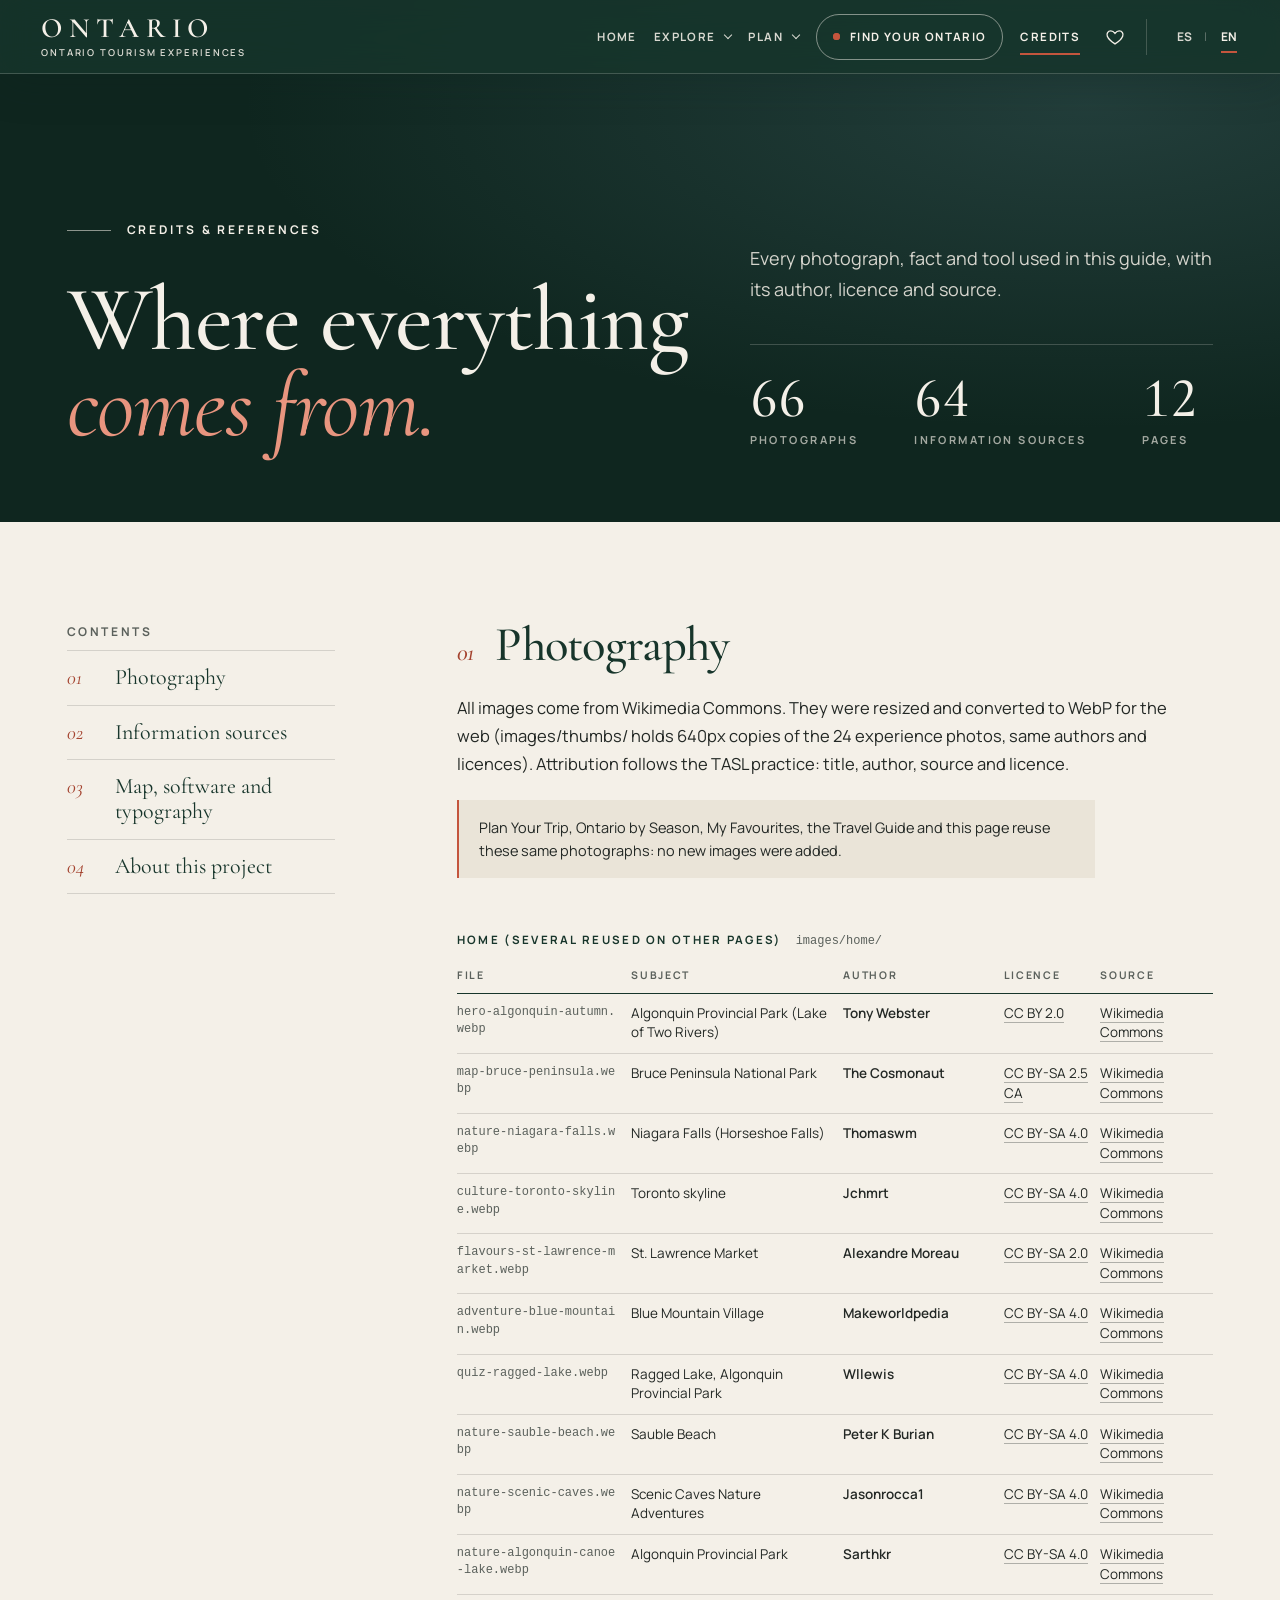
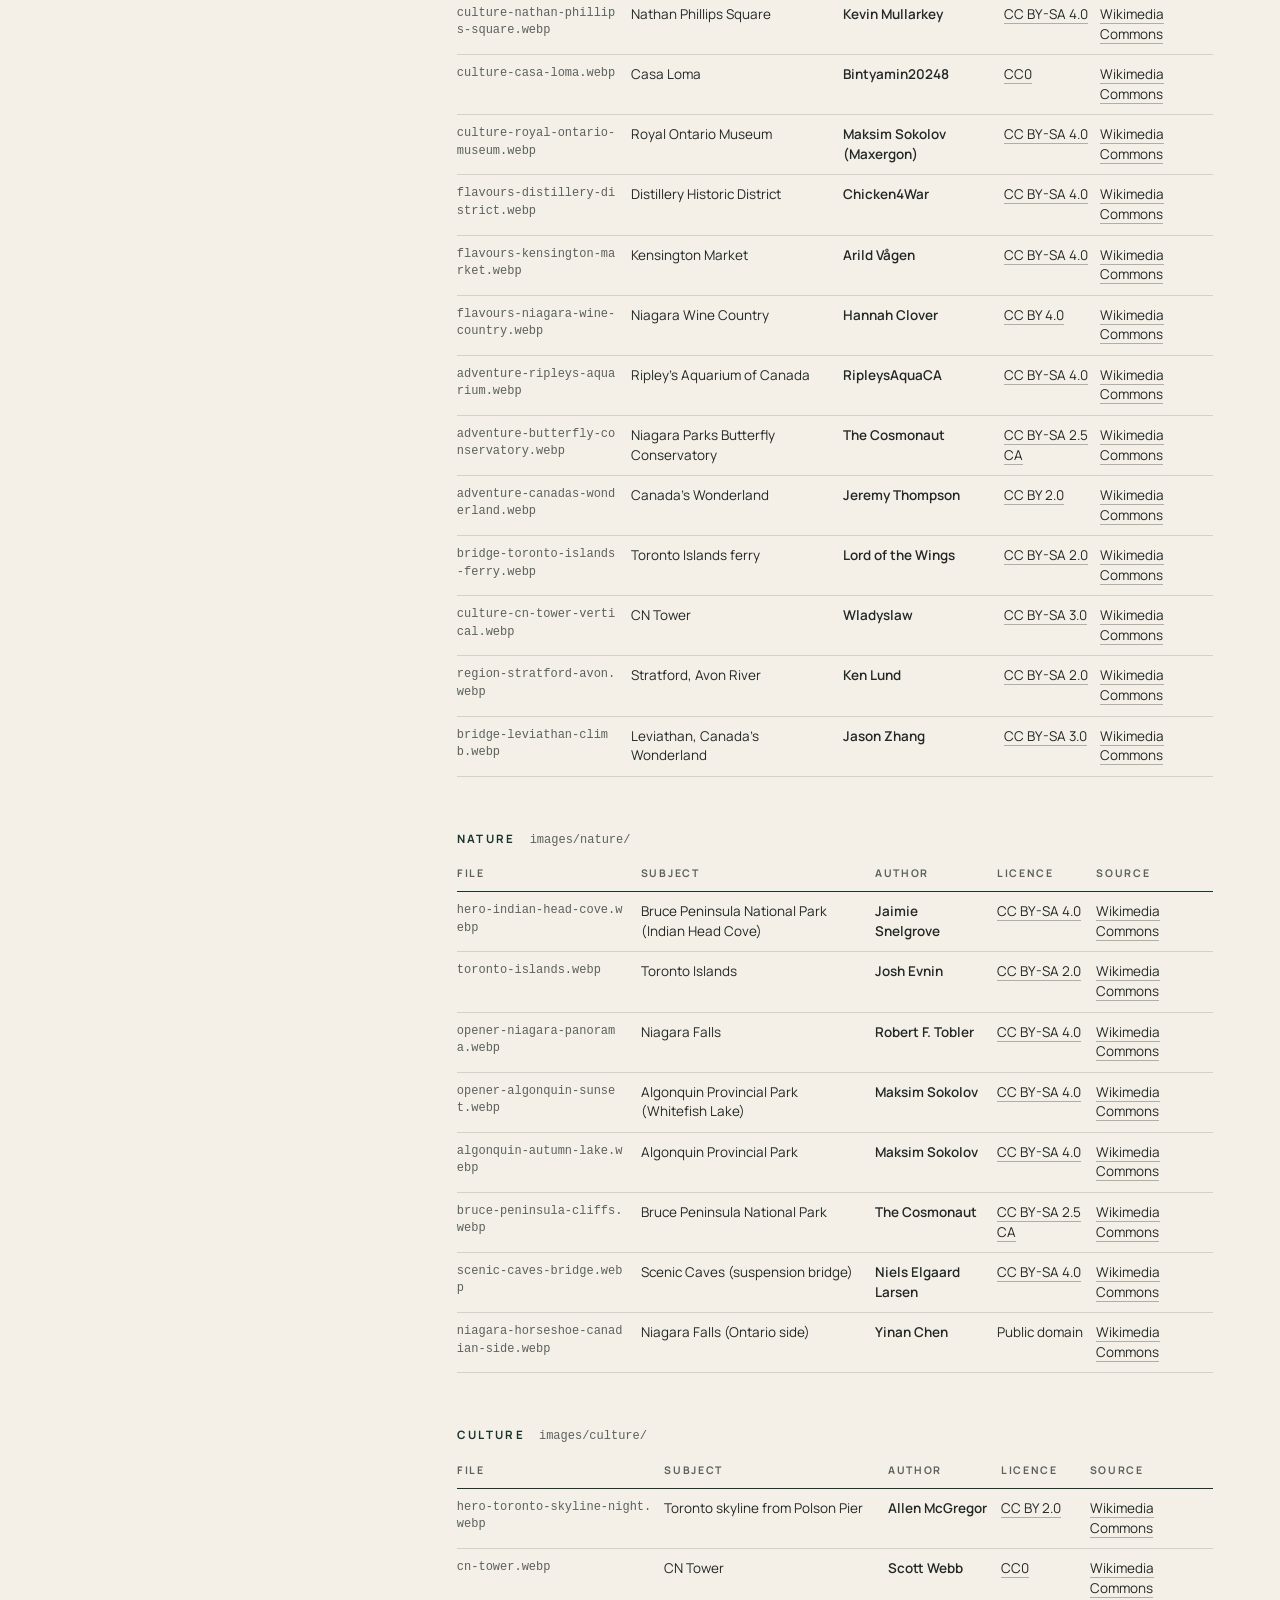
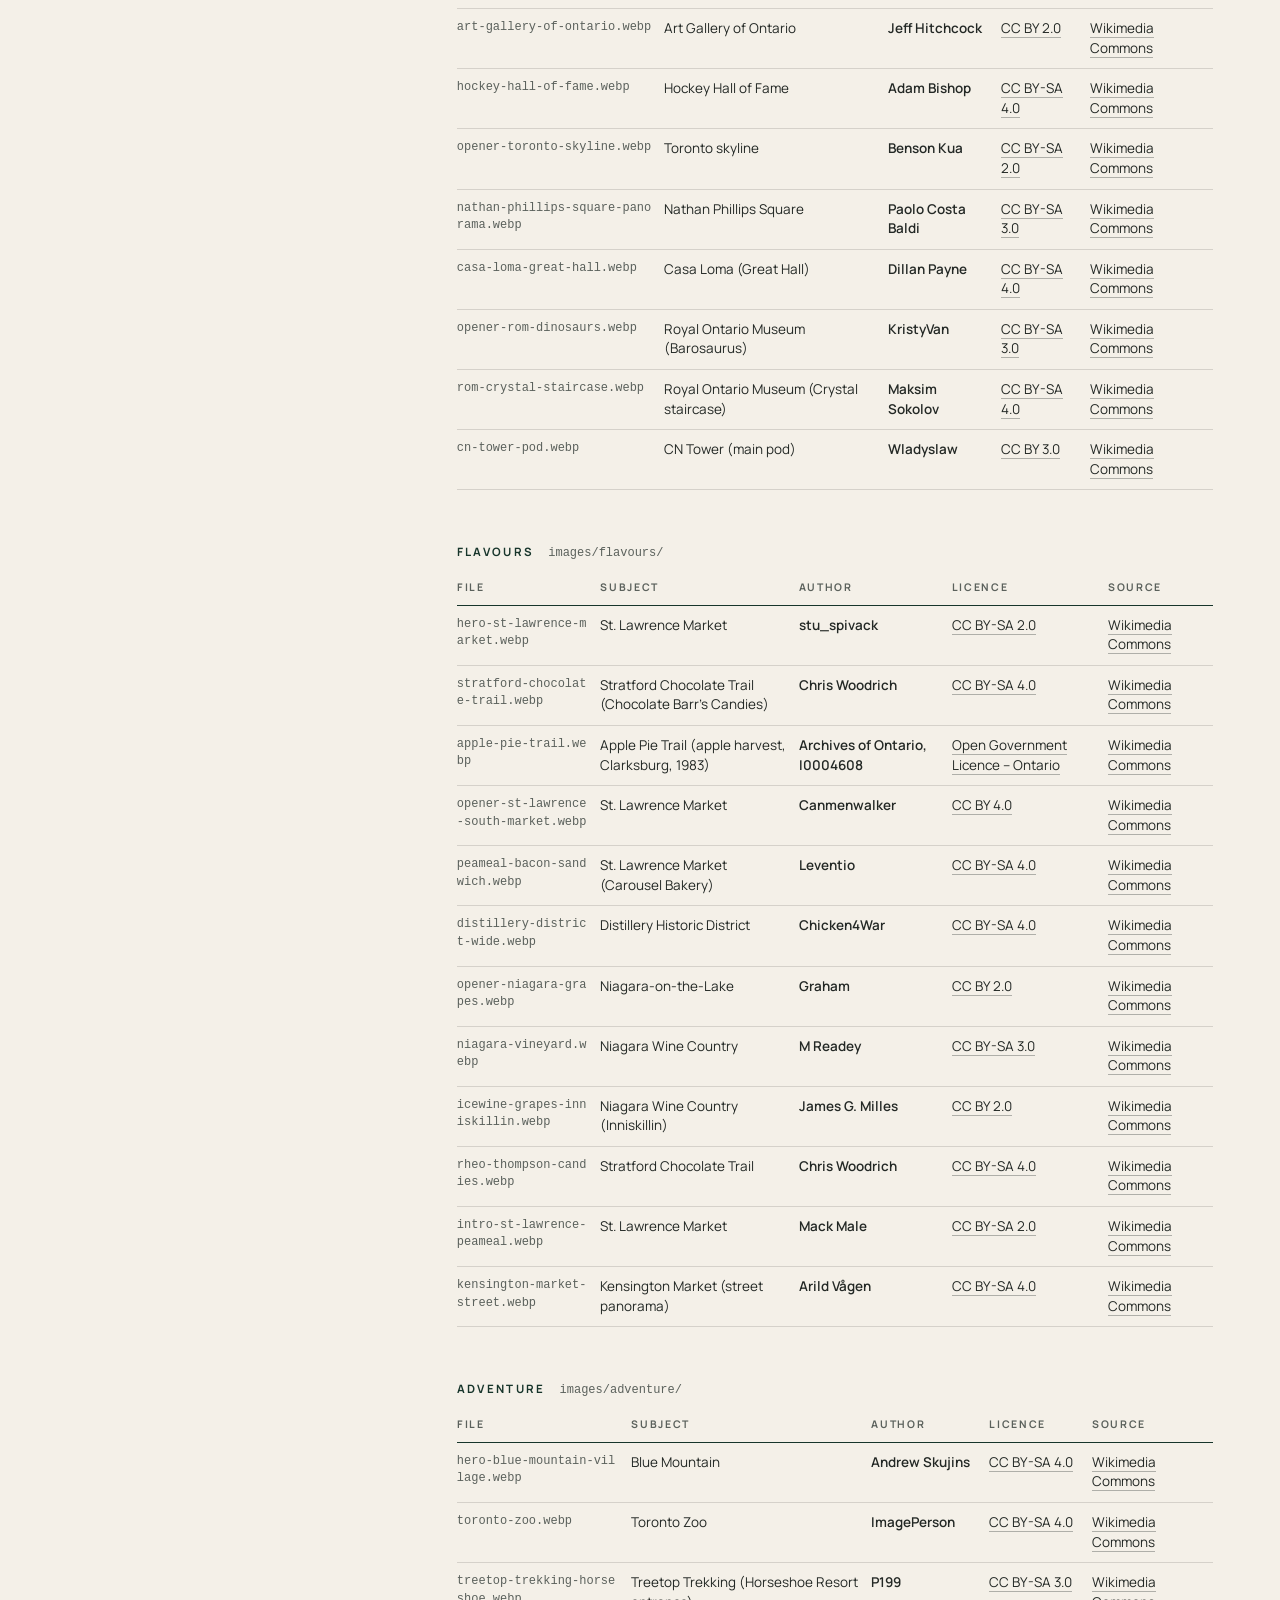
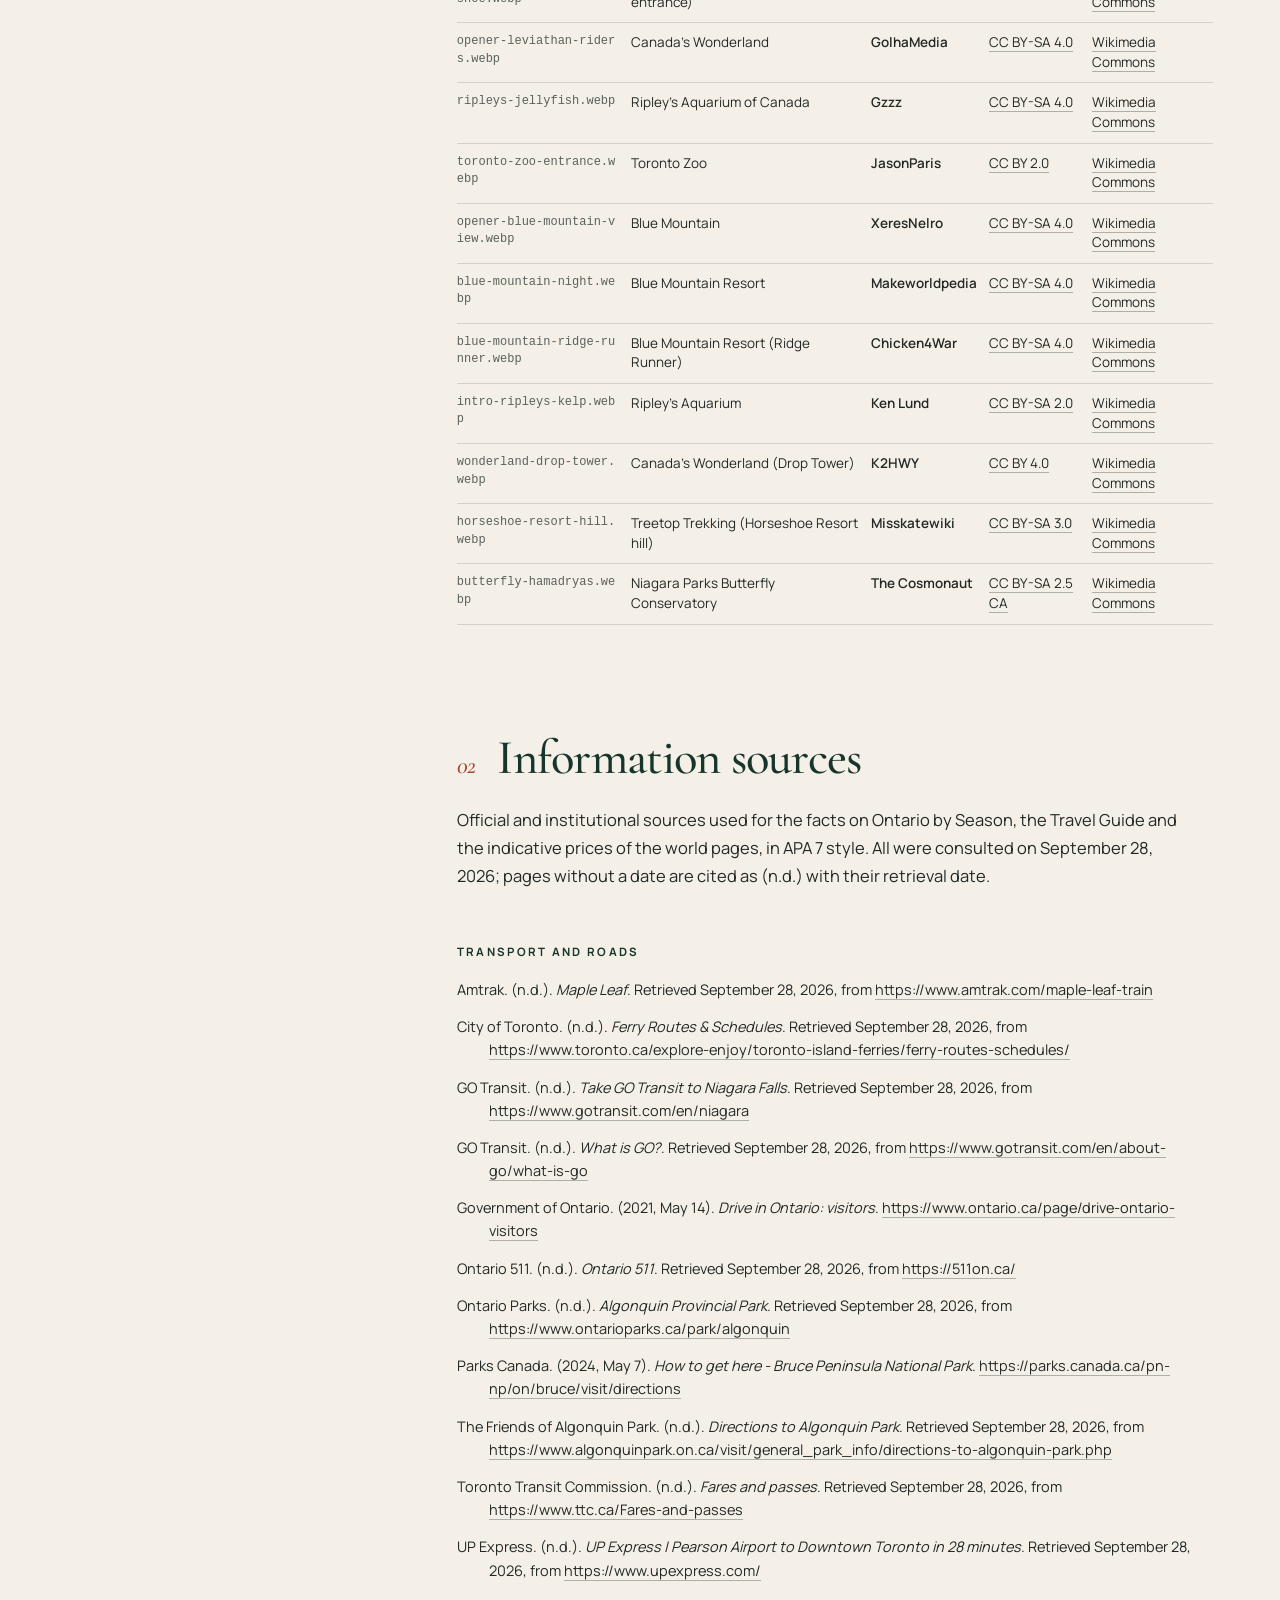
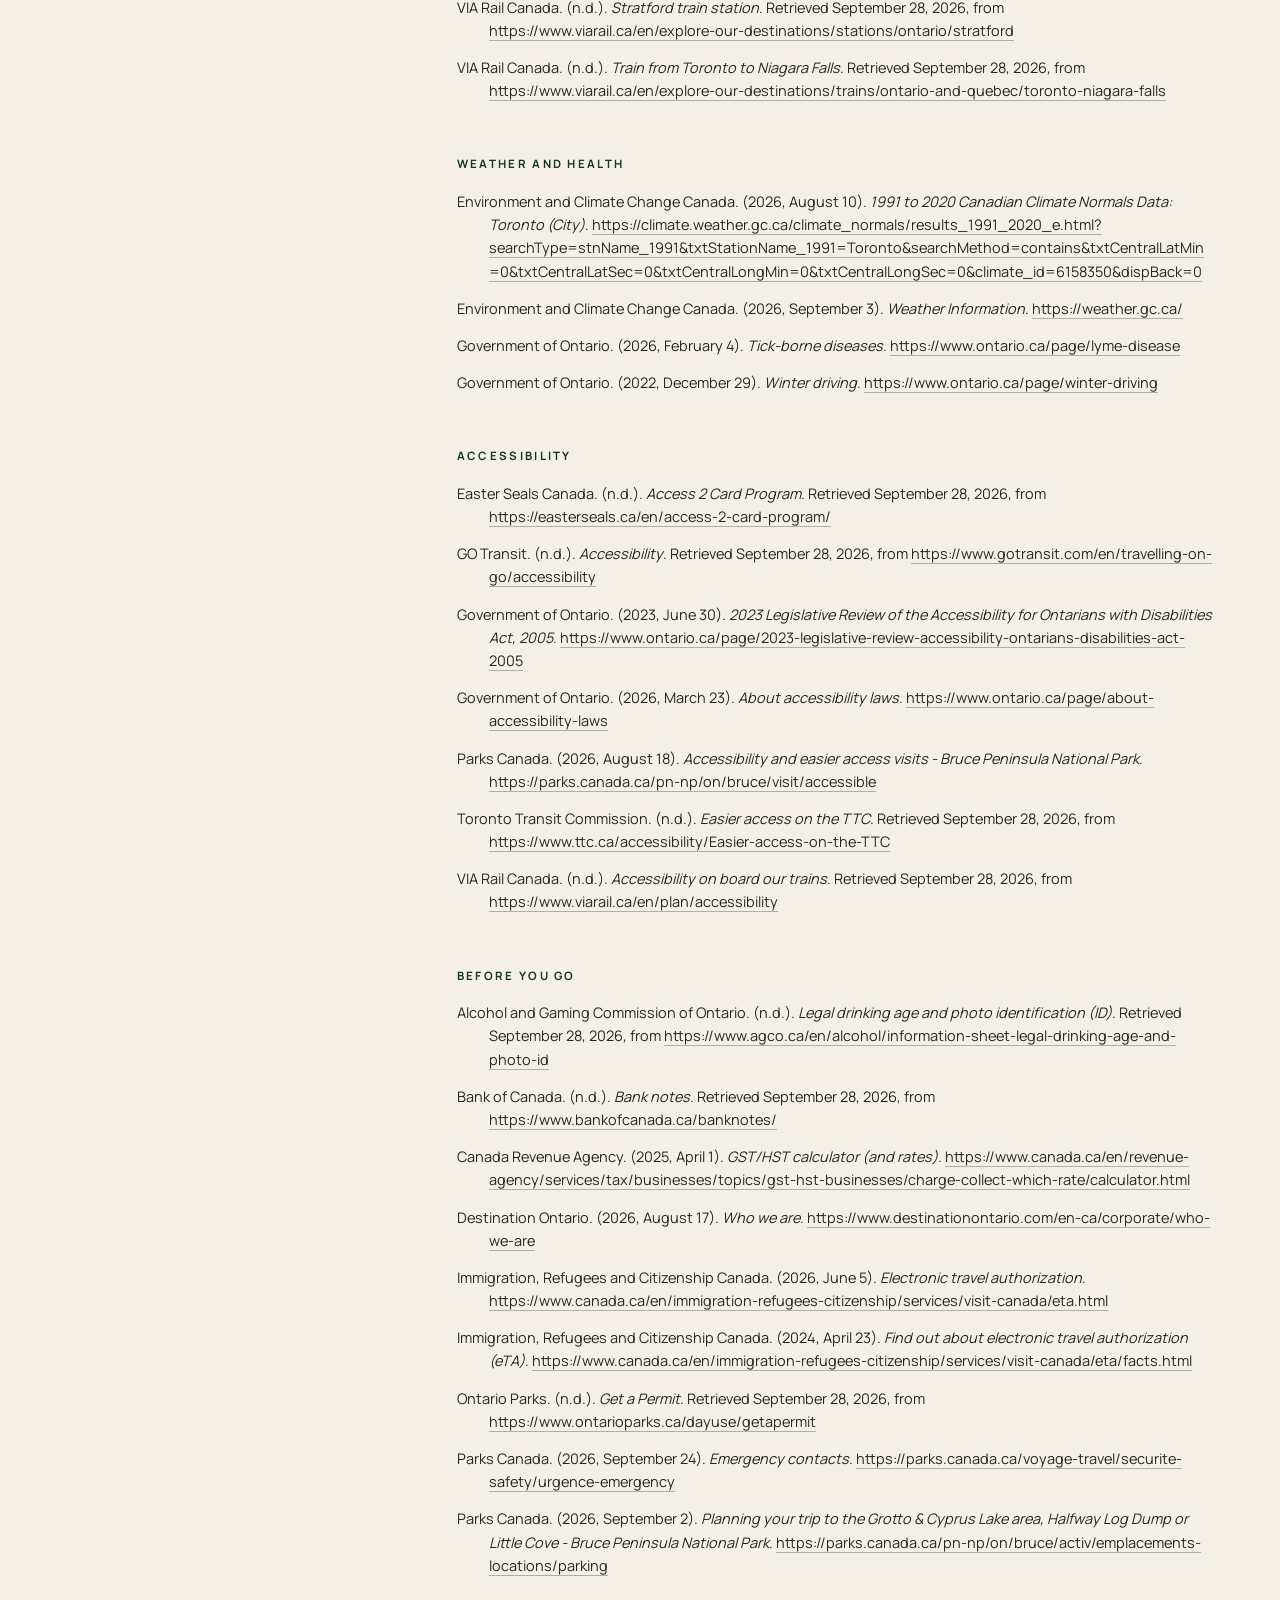
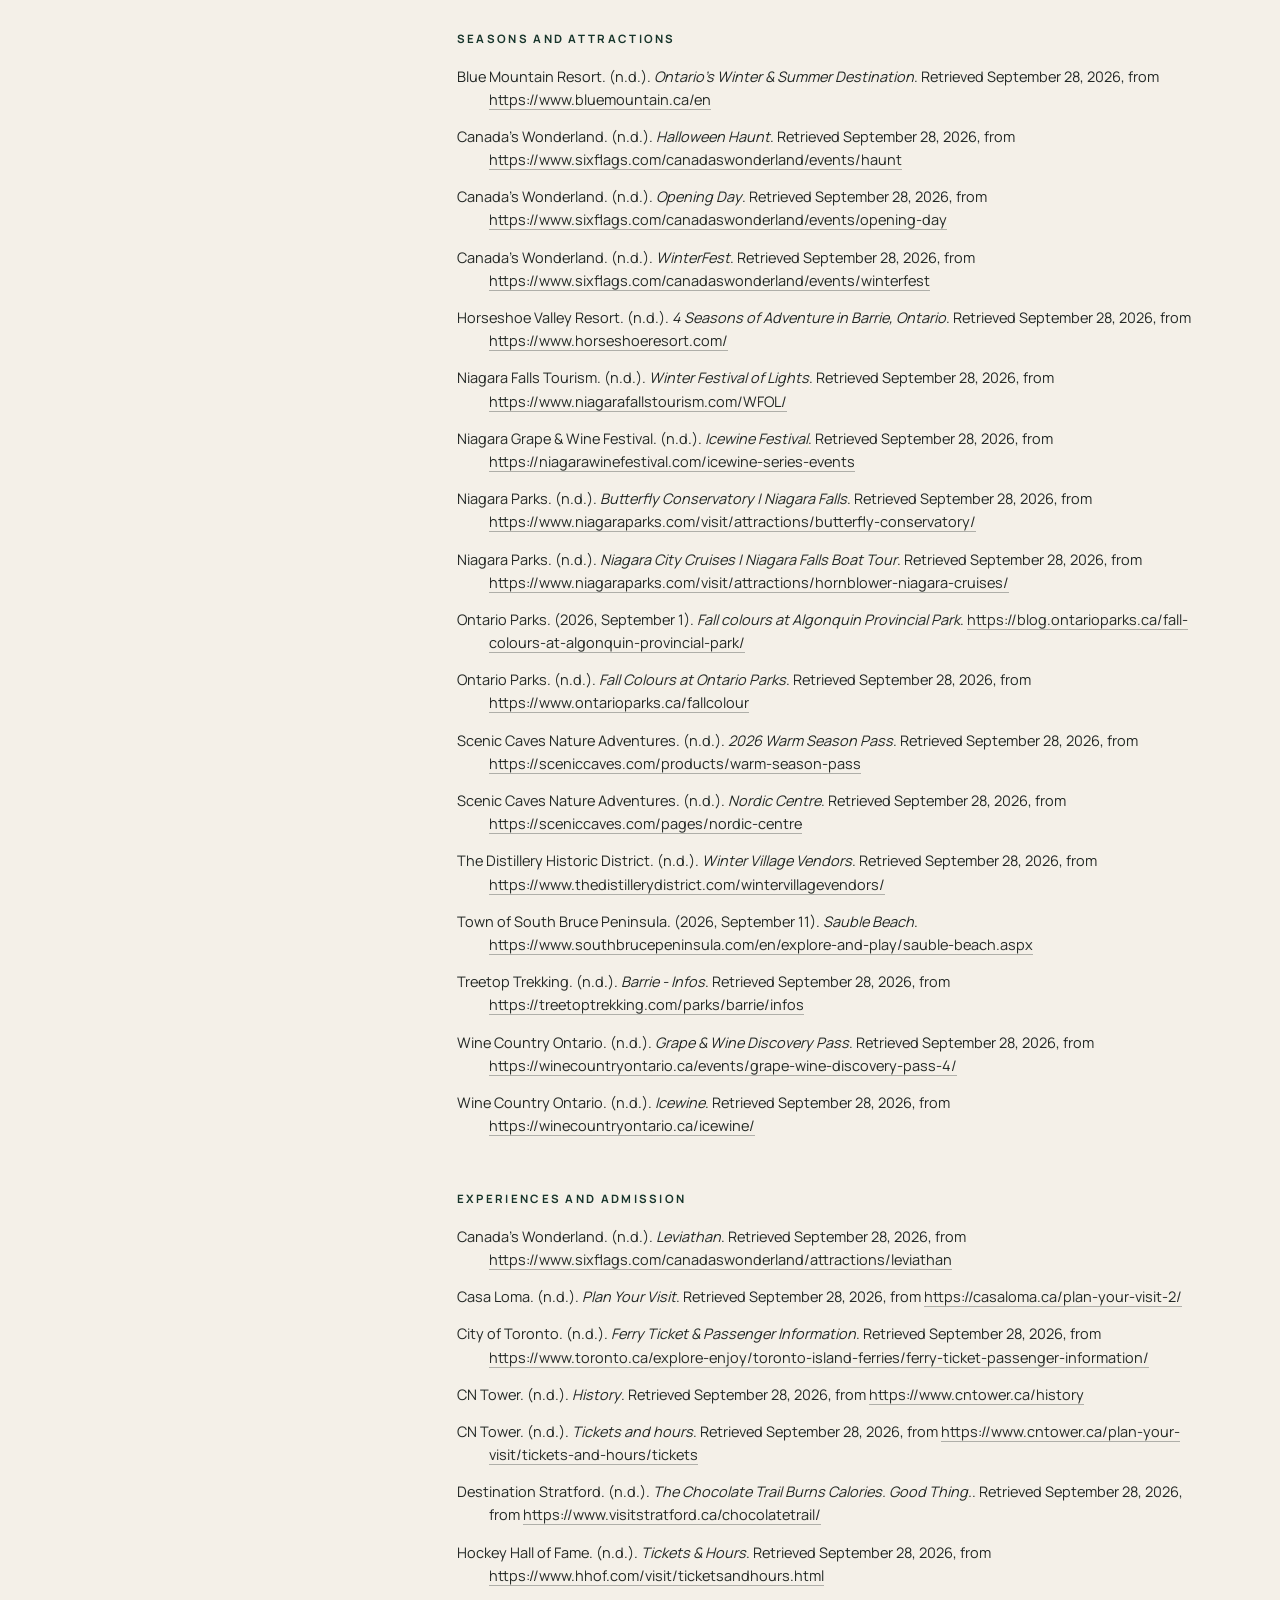
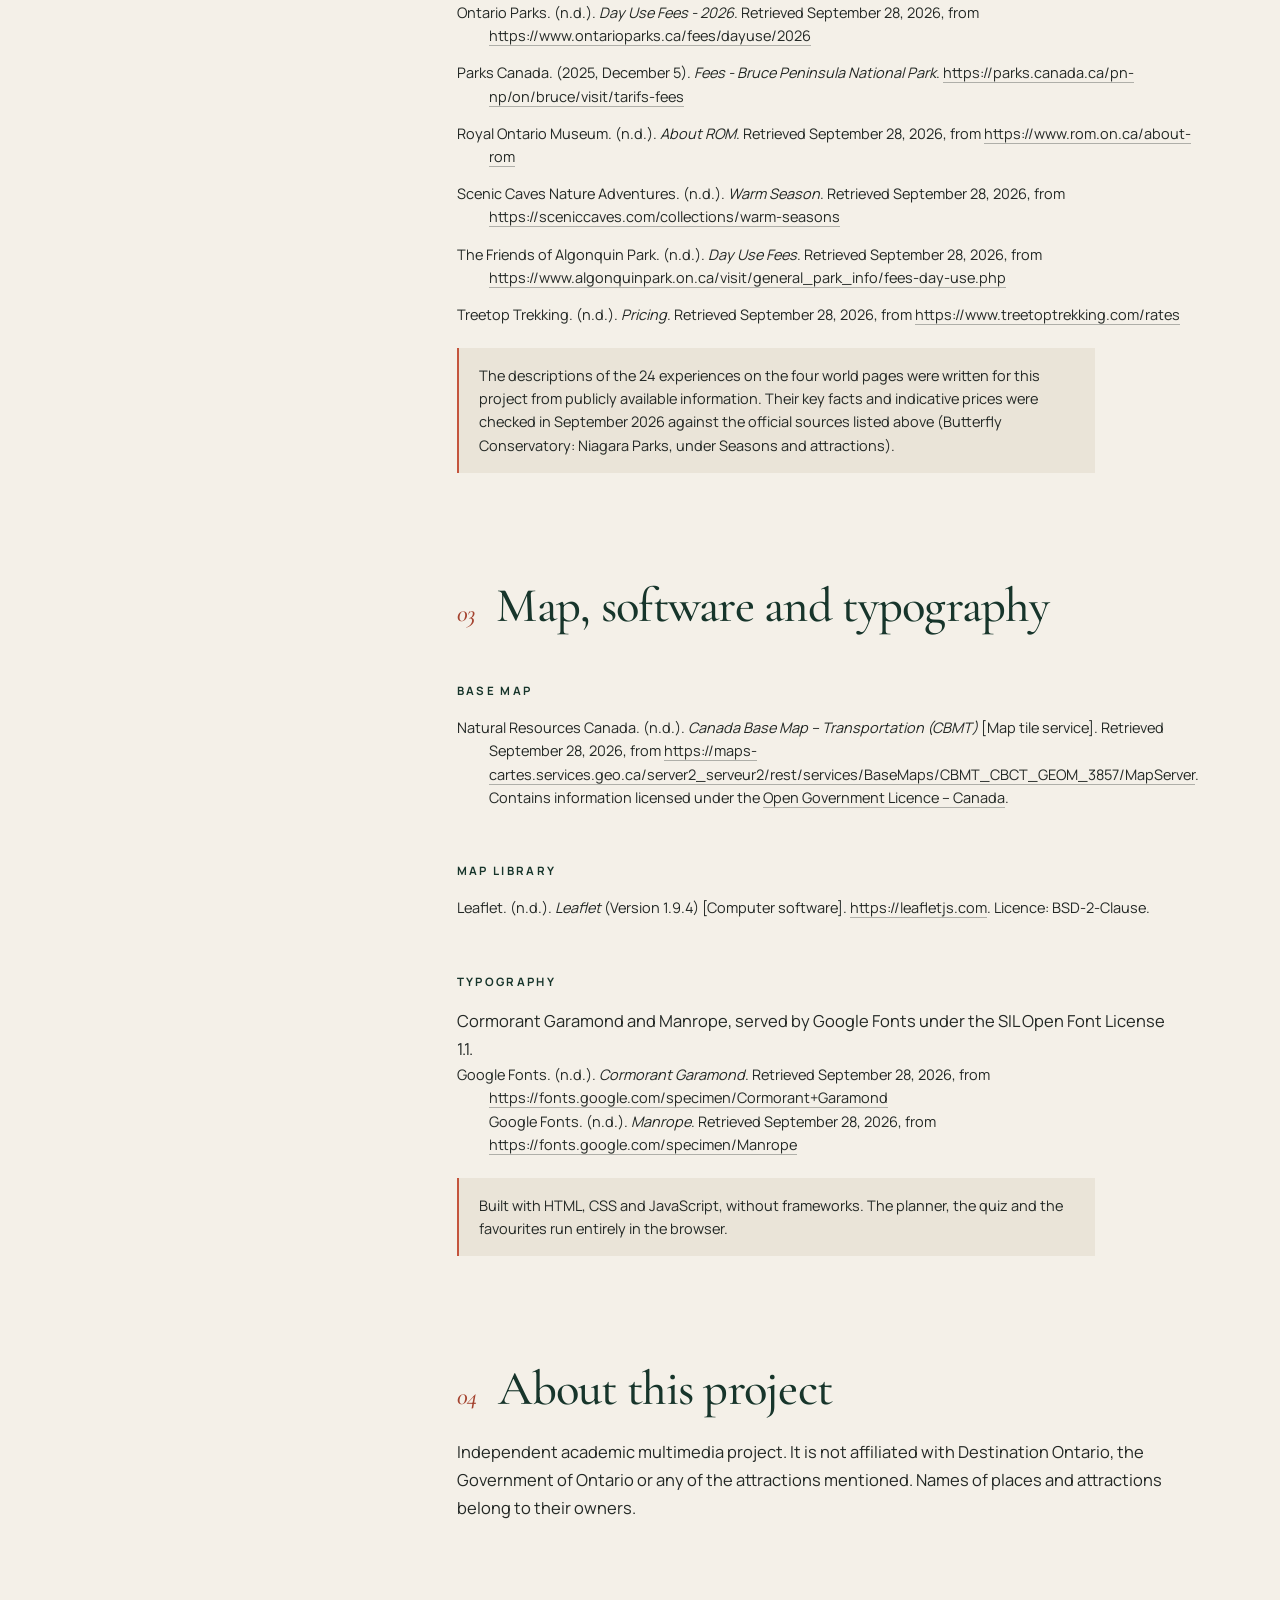
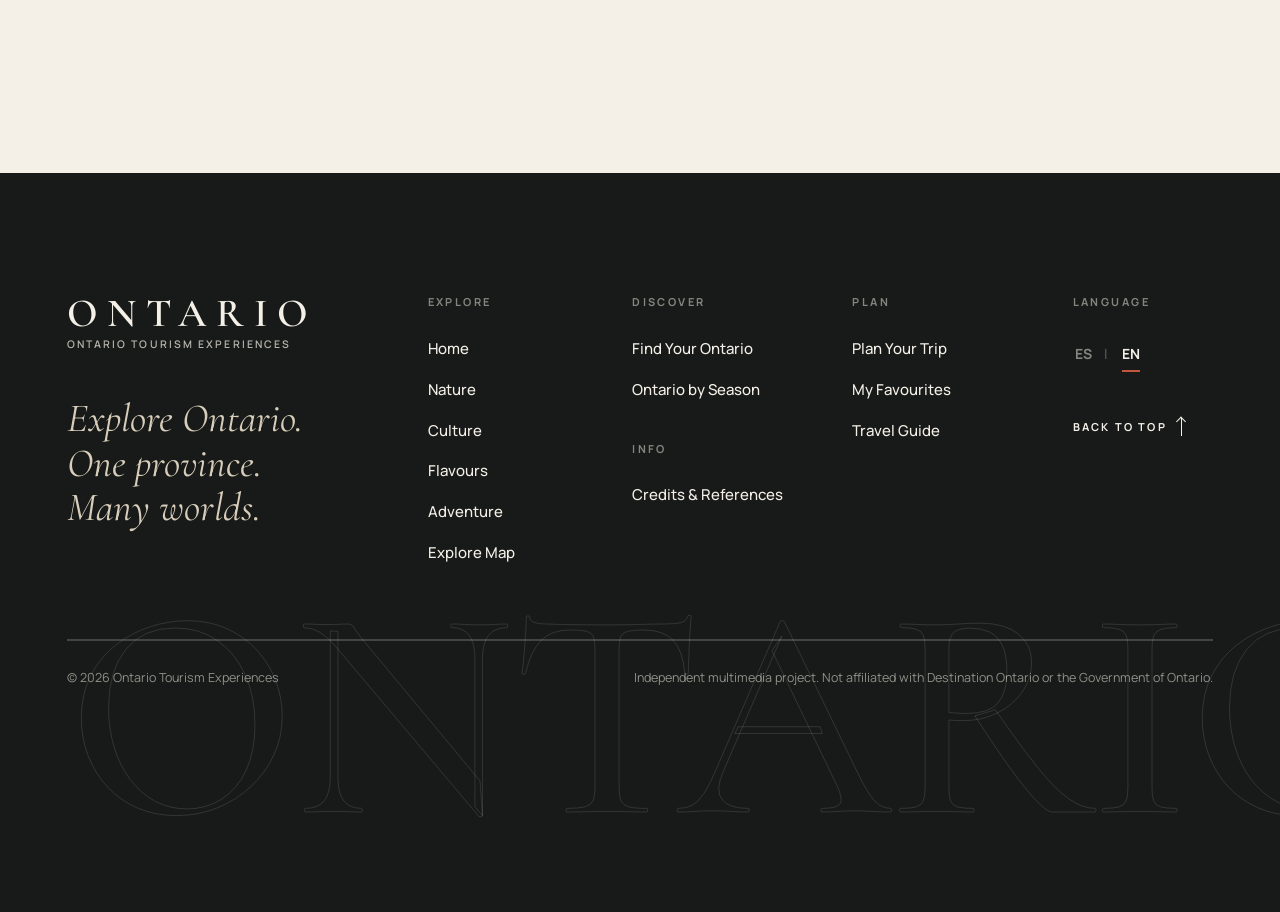
<file: credits.html>
<!DOCTYPE html>
<html lang="en">
<head>
  <meta charset="UTF-8">
  <meta name="viewport" content="width=device-width, initial-scale=1">
  <title>Credits &amp; References — Ontario Tourism Experiences</title>
  <meta name="description" content="Photographs, authors and licences, information sources in APA 7 style, map, software and typography used in this guide." data-i18n-attr="content:meta.credits">
  <meta name="theme-color" content="#17352B">

  <!-- Early language flag (same snippet on every page) -->
  <script>
    (function () {
      var d = document.documentElement;
      d.classList.add('js');
      try {
        var l = (location.search.match(/[?&]lang=(es|en)/) || [])[1] || localStorage.getItem('ote-lang');
        if (l === 'es') { d.lang = 'es'; d.classList.add('i18n-pending'); }
      } catch (e) {}
      setTimeout(function () { d.classList.remove('i18n-pending'); }, 1500);
    })();
  </script>

  <link rel="preconnect" href="https://fonts.googleapis.com">
  <link rel="preconnect" href="https://fonts.gstatic.com" crossorigin>
  <link rel="stylesheet" href="https://fonts.googleapis.com/css2?family=Cormorant+Garamond:ital,wght@0,400;0,500;0,600;1,400;1,500&family=Manrope:wght@400;500;600;700&display=swap">
  <link rel="stylesheet" href="css/style.css">

  <script src="js/language.js" defer></script>
  <script src="js/experiences.js" defer></script>
  <script src="js/favourites.js" defer></script>
  <script src="js/references.js" defer></script>
  <script src="js/credits.js" defer></script>
  <script src="js/main.js" defer></script>
</head>

<body id="top" data-page="credits" data-page-title="title.credits">

  <a class="skip-link" href="#main" data-i18n="nav.skip">Skip to content</a>

  <!-- Shared header (rendered by js/main.js) -->
  <div data-component="site-header"></div>

  <noscript><p class="noscript">This experience needs JavaScript enabled. / Esta experiencia necesita JavaScript activado.</p></noscript>

  <main id="main" data-credits>

    <header class="atlas-head atlas-head--plain credits-head" aria-labelledby="credits-title">
      <div class="atlas-head__text">
        <p class="eyebrow reveal" data-i18n="credits.eyebrow">Credits &amp; References</p>
        <h1 class="display-xl reveal reveal--title" style="--d:1" id="credits-title" data-i18n-html="credits.title"></h1>
      </div>
      <div class="atlas-head__side">
        <p class="lede reveal" style="--d:2" data-i18n="credits.lede"></p>
        <ul class="stats" data-stagger>
          <li><span class="stats__num" data-count-photos>66</span><span class="stats__label" data-i18n="credits.s1">Photographs</span></li>
          <li><span class="stats__num" data-count-refs>64</span><span class="stats__label" data-i18n="credits.s2">Information sources</span></li>
          <li><span class="stats__num">12</span><span class="stats__label" data-i18n="credits.s3">Pages</span></li>
        </ul>
      </div>
    </header>

    <div class="credits">
      <nav class="credits-index" aria-labelledby="credits-index-title">
        <p class="chapters__title" id="credits-index-title" data-i18n="credits.index">Contents</p>
        <ol>
          <li><a href="#photography"><span class="chapters__num">01</span><span data-i18n="credits.photos.title">Photography</span></a></li>
          <li><a href="#references"><span class="chapters__num">02</span><span data-i18n="credits.refs.title">Information sources</span></a></li>
          <li><a href="#software"><span class="chapters__num">03</span><span data-i18n="credits.tech.title">Map, software and typography</span></a></li>
          <li><a href="#about"><span class="chapters__num">04</span><span data-i18n="credits.about.title">About this project</span></a></li>
        </ol>
      </nav>

      <div class="credits-body">
        <section class="credits-section" id="photography" aria-labelledby="c-photos">
          <h2 class="display-md" id="c-photos"><span class="credits-section__num">01</span><span data-i18n="credits.photos.title">Photography</span></h2>
          <p class="credits-section__lede" data-i18n="credits.photos.lede"></p>
          <p class="credits-callout" data-i18n="credits.photos.reuse"></p>
          <div data-credits-photos></div>
        </section>

        <section class="credits-section" id="references" aria-labelledby="c-refs">
          <h2 class="display-md" id="c-refs"><span class="credits-section__num">02</span><span data-i18n="credits.refs.title">Information sources</span></h2>
          <p class="credits-section__lede" data-i18n="credits.refs.lede"></p>
          <div data-credits-refs></div>
          <p class="credits-callout" data-i18n="credits.refs.texts"></p>
        </section>

        <section class="credits-section" id="software" aria-labelledby="c-tech">
          <h2 class="display-md" id="c-tech"><span class="credits-section__num">03</span><span data-i18n="credits.tech.title">Map, software and typography</span></h2>
          <h3 class="credits-sub" data-i18n="credits.tech.map">Base map</h3>
          <ul class="credits-apa"><li data-apa-map></li></ul>
          <h3 class="credits-sub" data-i18n="credits.tech.lib">Map library</h3>
          <ul class="credits-apa"><li data-apa-leaflet></li></ul>
          <h3 class="credits-sub" data-i18n="credits.tech.fonts">Typography</h3>
          <p class="credits-section__lede" data-i18n="credits.tech.fontsText"></p>
          <ul class="credits-apa"><li data-apa-fonts></li></ul>
          <p class="credits-callout" data-i18n="credits.tech.stack"></p>
        </section>

        <section class="credits-section" id="about" aria-labelledby="c-about">
          <h2 class="display-md" id="c-about"><span class="credits-section__num">04</span><span data-i18n="credits.about.title">About this project</span></h2>
          <p class="credits-section__lede" data-i18n="credits.about.text"></p>
        </section>
      </div>
    </div>

  </main>

  <!-- Shared footer (rendered by js/main.js) -->
  <div data-component="site-footer"></div>

</body>
</html>
</file>
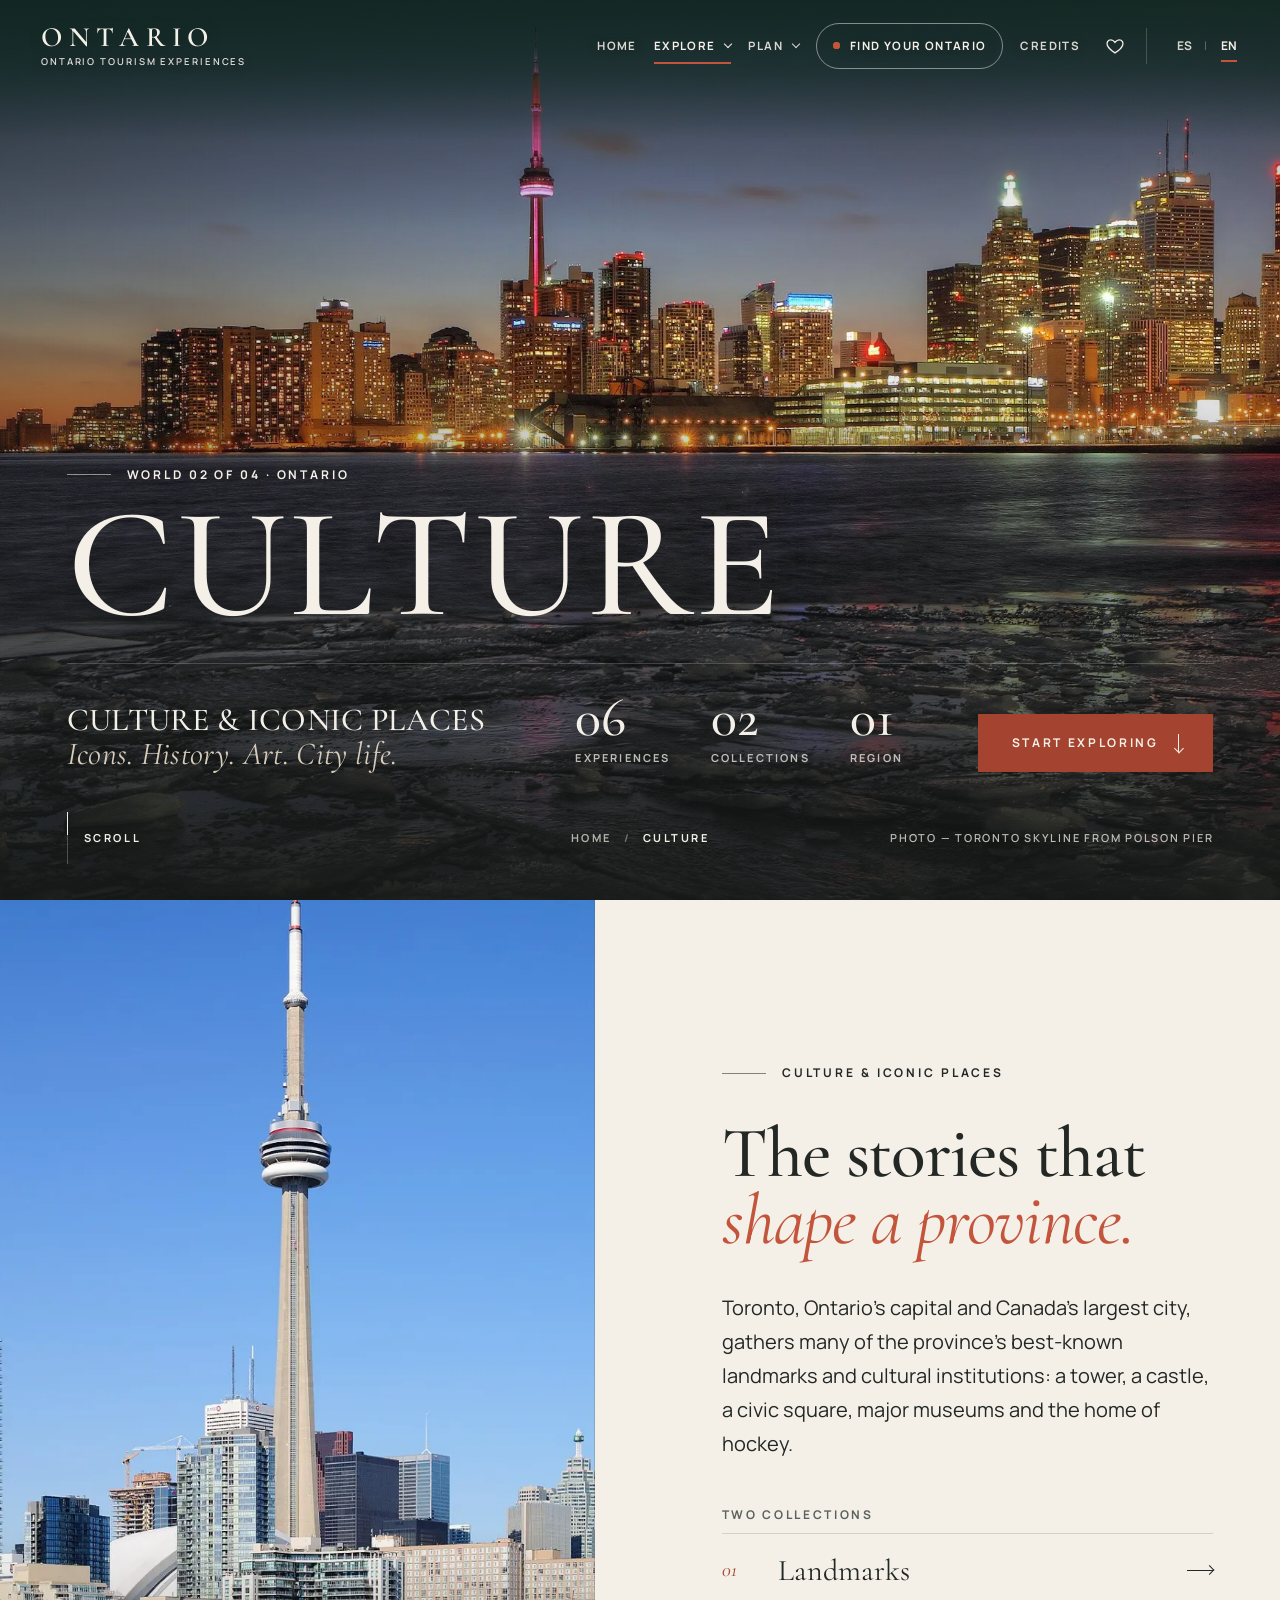
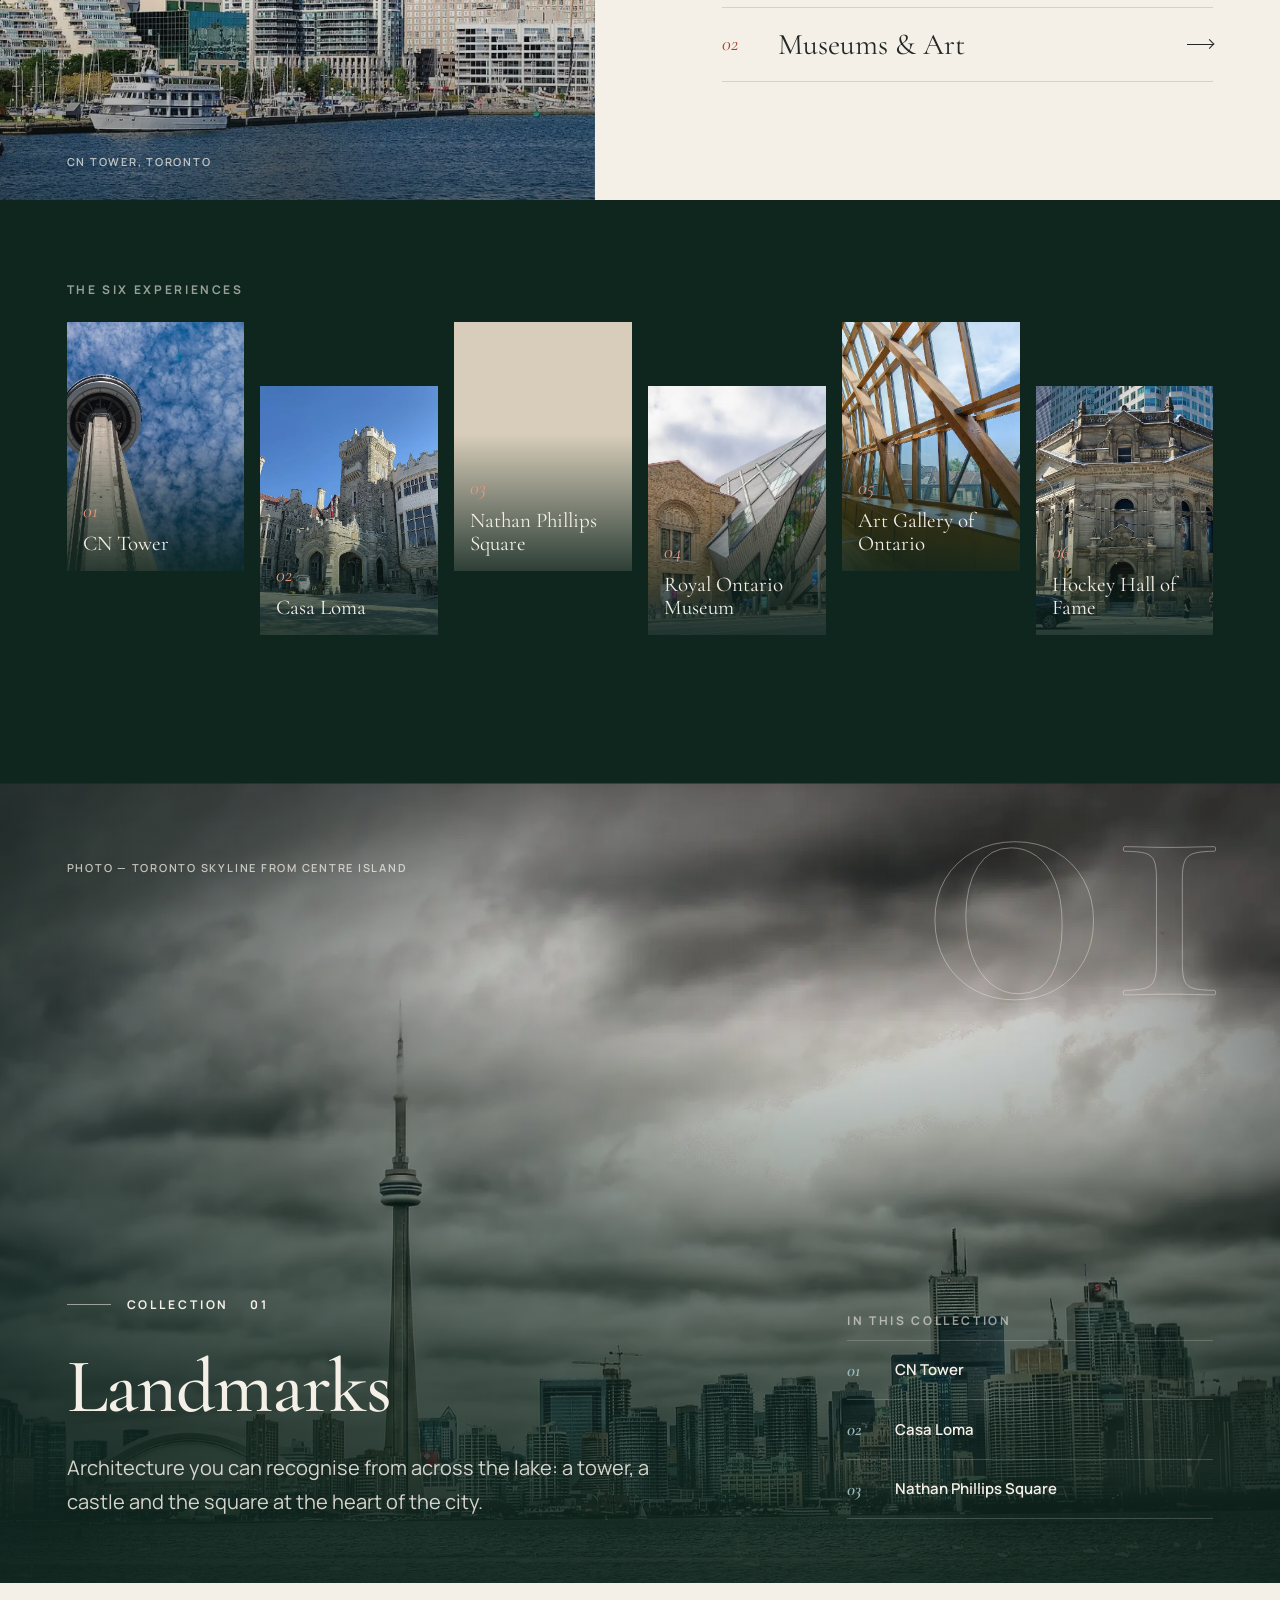
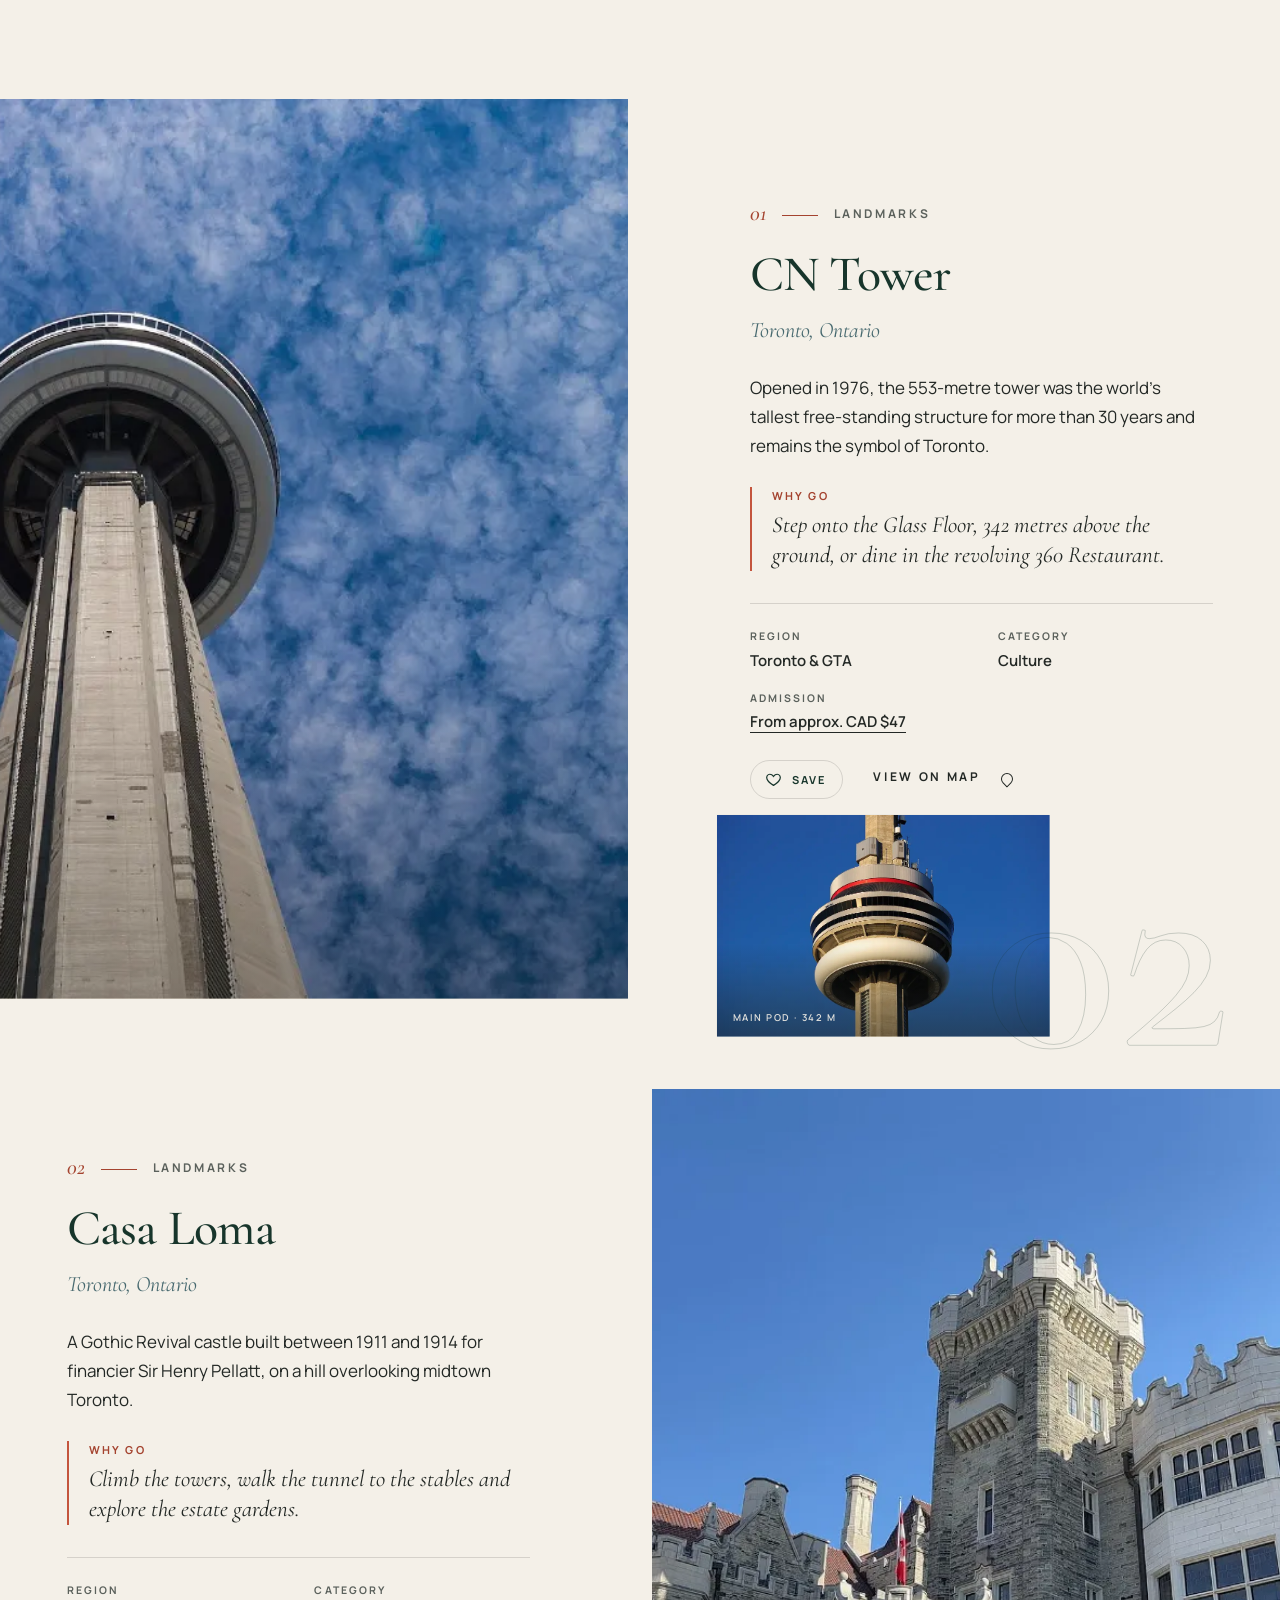
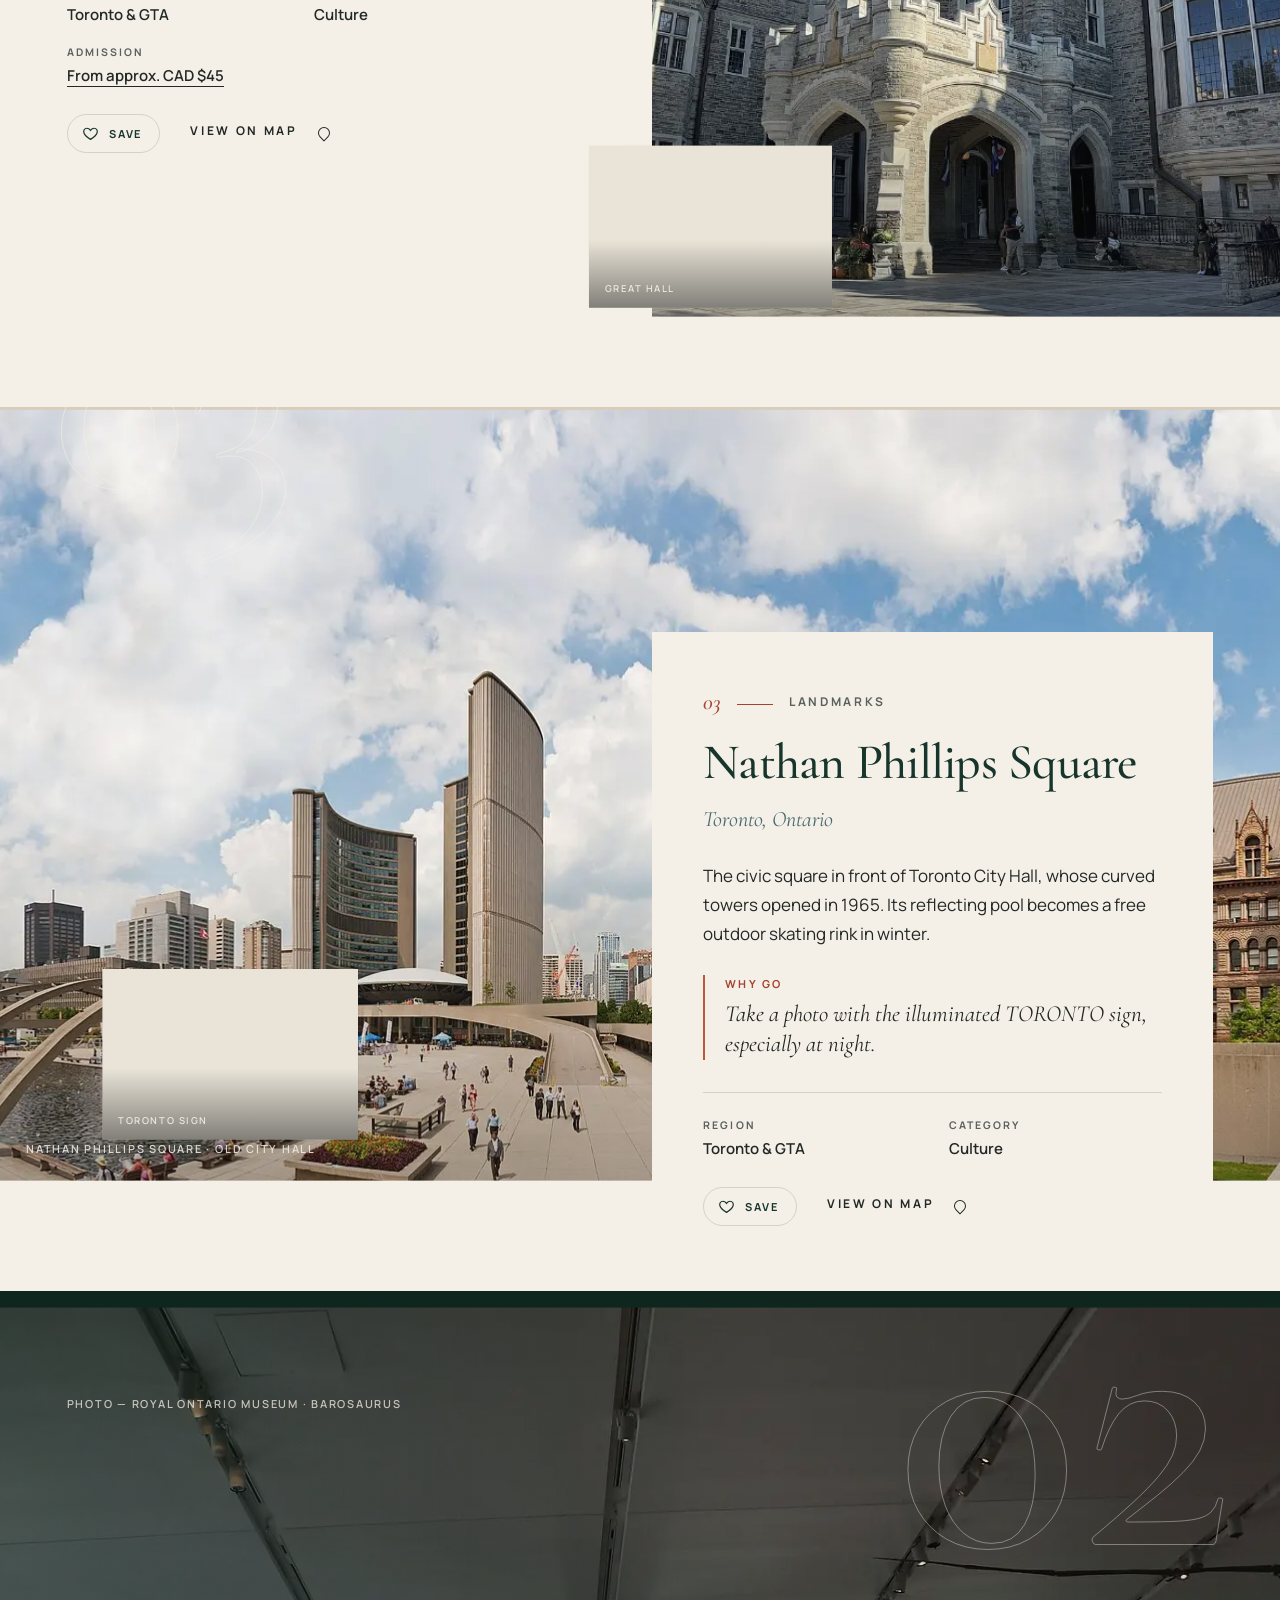
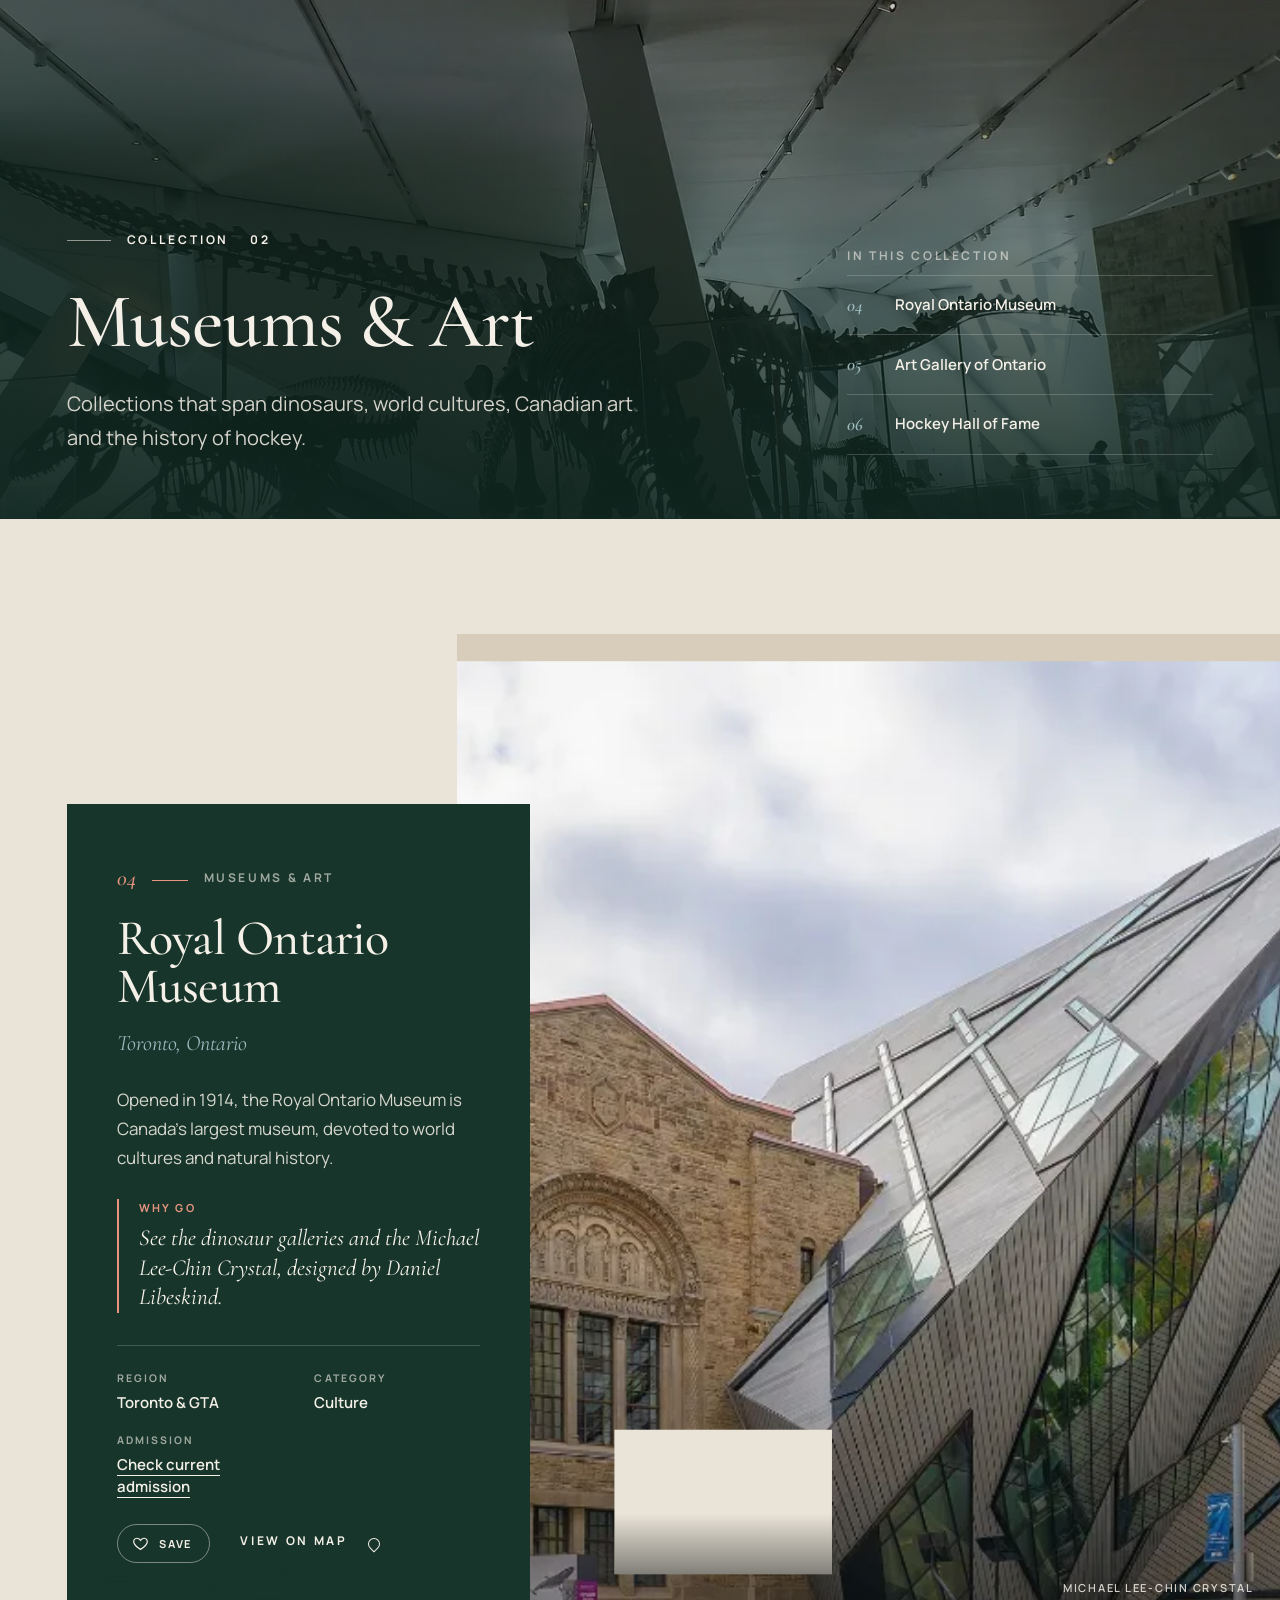
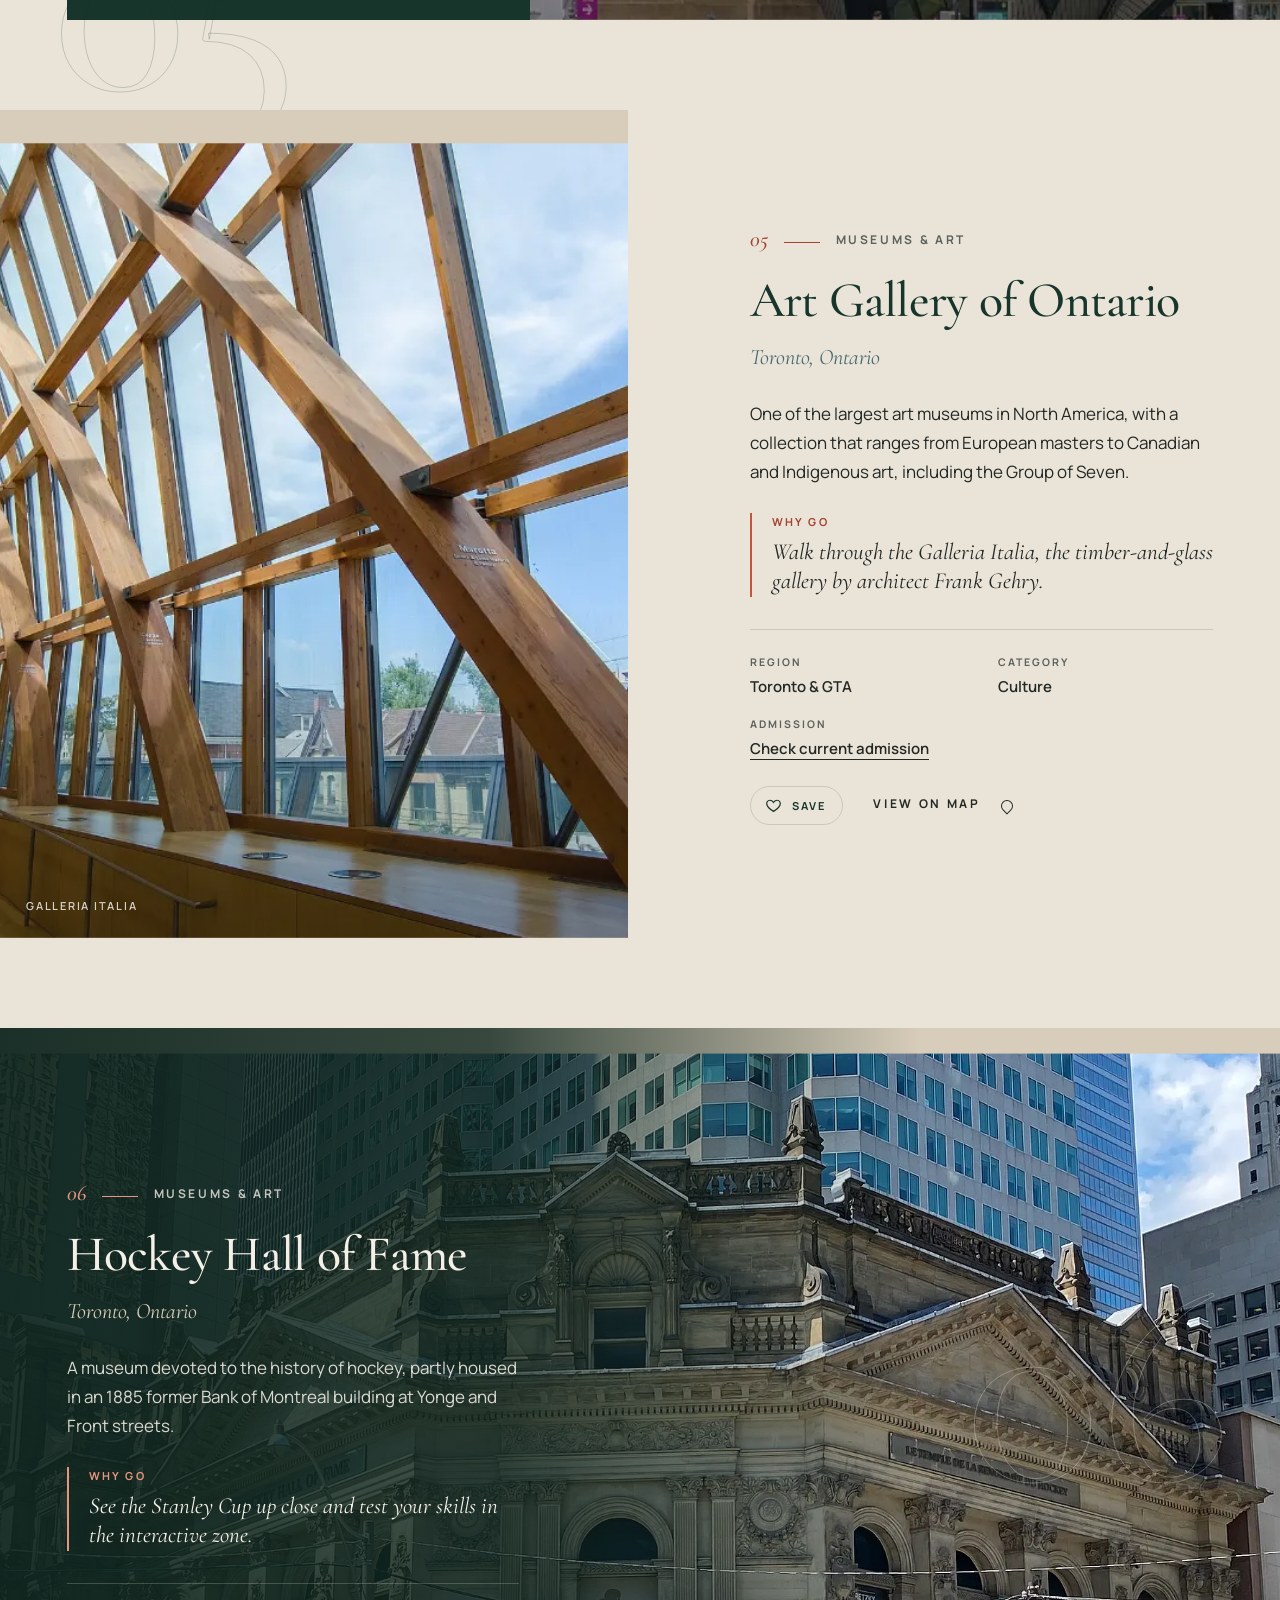
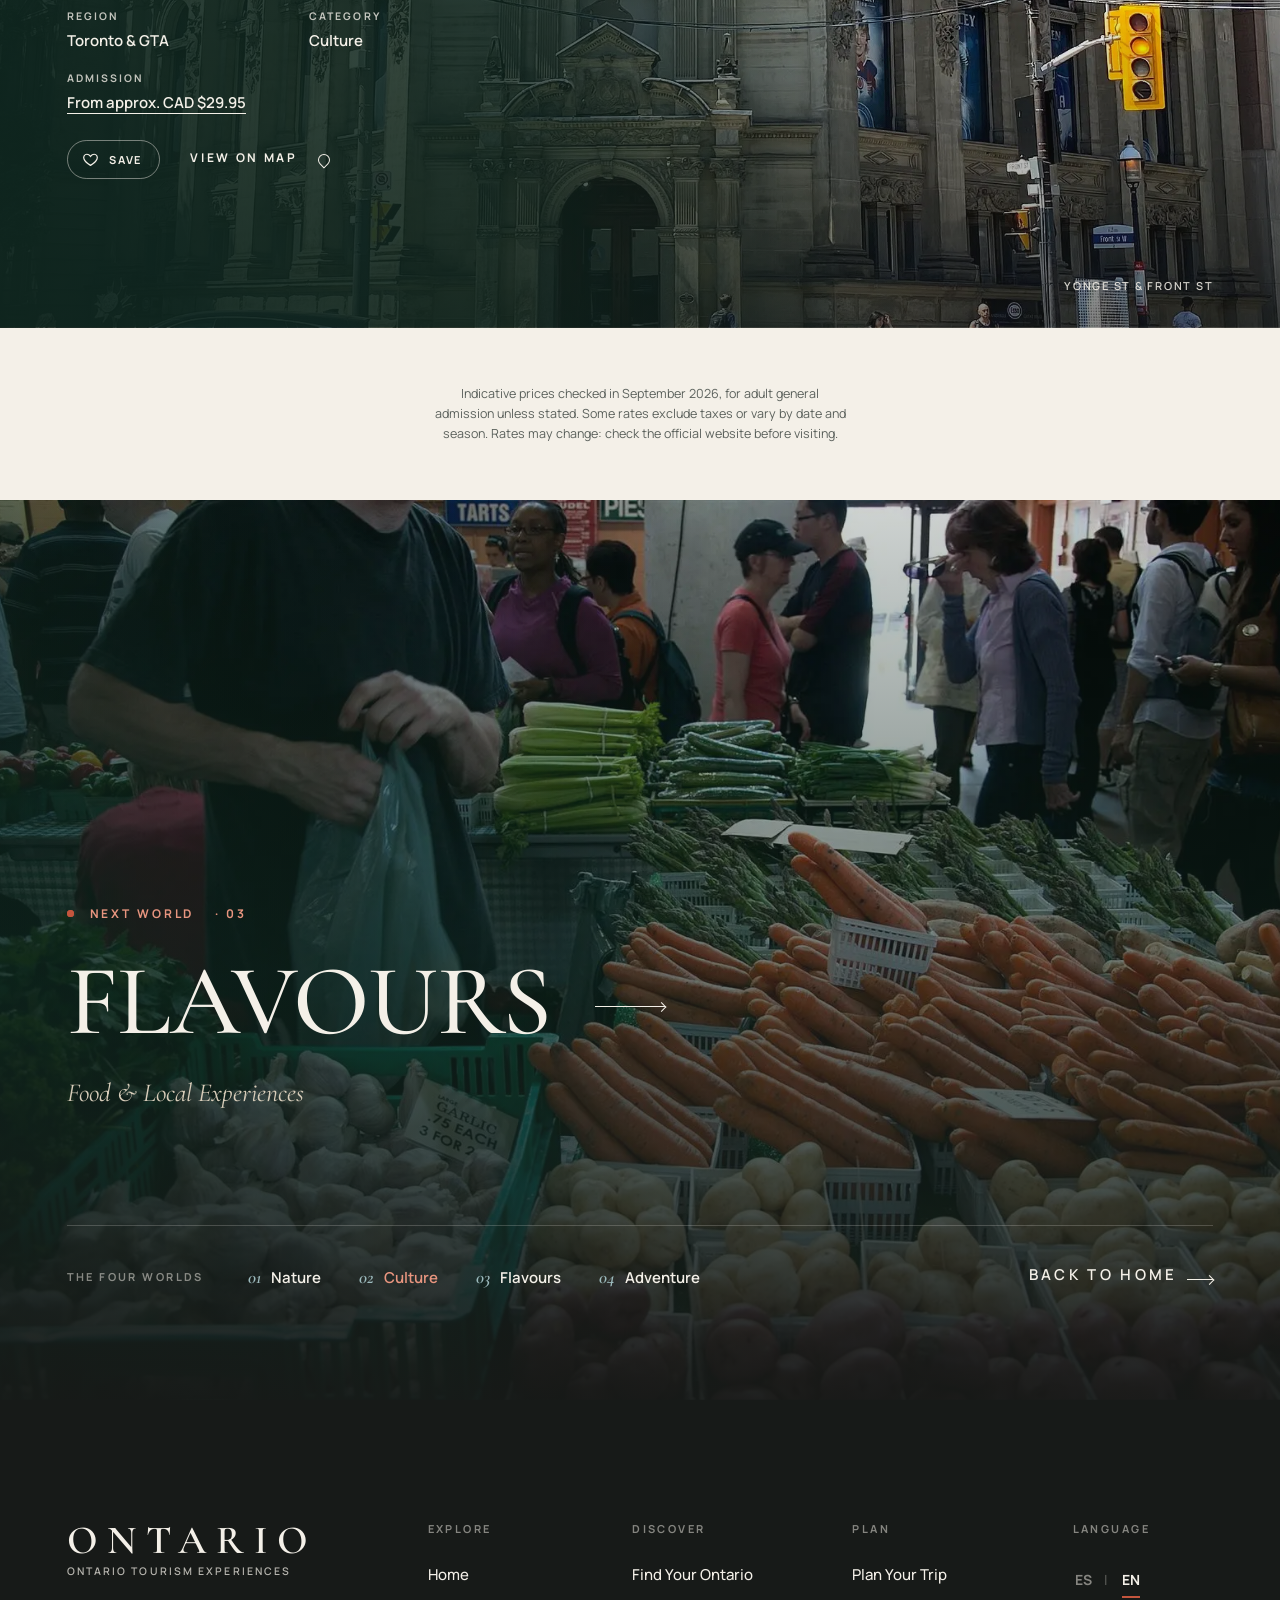
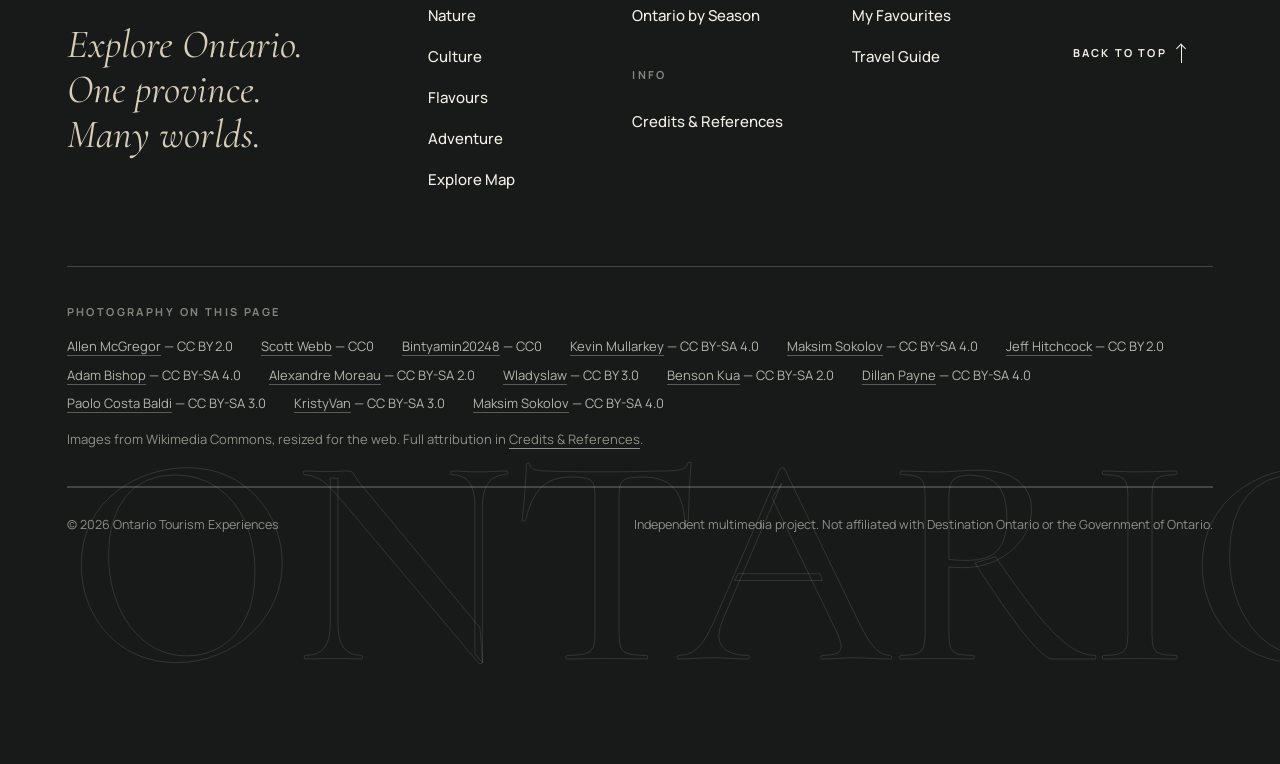
<file: culture.html>
<!DOCTYPE html>
<html lang="en">
<head>
  <meta charset="UTF-8">
  <meta name="viewport" content="width=device-width, initial-scale=1">
  <title>Culture — Ontario Tourism Experiences</title>
  <meta name="description" content="Six cultural experiences in Toronto: CN Tower, Casa Loma, Nathan Phillips Square, Royal Ontario Museum, Art Gallery of Ontario and Hockey Hall of Fame." data-i18n-attr="content:meta.culture">
  <meta name="theme-color" content="#17352B">

  <!-- Early language flag (same snippet on every page) -->
  <script>
    (function () {
      var d = document.documentElement;
      d.classList.add('js');
      try {
        var l = (location.search.match(/[?&]lang=(es|en)/) || [])[1] || localStorage.getItem('ote-lang');
        if (l === 'es') { d.lang = 'es'; d.classList.add('i18n-pending'); }
      } catch (e) {}
      setTimeout(function () { d.classList.remove('i18n-pending'); }, 1500);
    })();
  </script>

  <link rel="preconnect" href="https://fonts.googleapis.com">
  <link rel="preconnect" href="https://fonts.gstatic.com" crossorigin>
  <link rel="stylesheet" href="https://fonts.googleapis.com/css2?family=Cormorant+Garamond:ital,wght@0,400;0,500;0,600;1,400;1,500&family=Manrope:wght@400;500;600;700&display=swap">
  <link rel="preload" as="image" href="images/culture/hero-toronto-skyline-night.webp" type="image/webp" fetchpriority="high">
  <link rel="stylesheet" href="css/style.css">

  <script src="js/language.js" defer></script>
  <script src="js/worlds-i18n.js" defer></script>
  <script src="js/experiences.js" defer></script>
  <script src="js/favourites.js" defer></script>
  <script src="js/main.js" defer></script>
</head>

<body id="top" data-page="culture" data-page-title="title.culture" data-nav="transparent">

  <a class="skip-link" href="#main" data-i18n="nav.skip">Skip to content</a>

  <!-- Shared header (rendered by js/main.js) -->
  <div data-component="site-header"></div>

  <noscript><p class="noscript">This experience needs JavaScript enabled. / Esta experiencia necesita JavaScript activado.</p></noscript>

  <main id="main">

    <!-- =====================================================
         HERO
         ===================================================== -->
    <section class="hero" aria-labelledby="page-title">
      <div class="hero__media">
        <img src="images/culture/hero-toronto-skyline-night.webp" width="1920" height="1280"
             alt="Toronto skyline at night with the illuminated CN Tower, seen across the harbour from Polson Pier"
             data-i18n-attr="alt:culture.hero.alt" fetchpriority="high" decoding="async">
      </div>
      <div class="hero__shade" aria-hidden="true"></div>

      <div class="hero__inner">
        <p class="hero__eyebrow eyebrow" data-i18n="world.eyebrow" data-i18n-vars='{"n":"02"}'>World 02 of 04 · Ontario</p>

        <h1 class="hero__title" id="page-title">
          <span class="hero__word hero__word--text"><span style="--i:0" data-i18n="cat.culture">Culture</span></span>
        </h1>

        <div class="hero__row">
          <p class="hero__tagline">
            <span data-i18n="section.culture">Culture &amp; Iconic Places</span>
            <em data-i18n="culture.hero.tagline">Icons. History. Art. City life.</em>
          </p>
          <ul class="page-stats">
            <li><strong>06</strong><span data-i18n="world.experiences">Experiences</span></li>
            <li><strong>02</strong><span data-i18n="world.collections">Collections</span></li>
            <li><strong>01</strong><span data-i18n="world.regions" data-i18n-vars='{"n":1}'>Region</span></li>
          </ul>
          <a class="btn hero__cta" href="#landmarks">
            <span class="btn__label"><span data-i18n="world.start">Start exploring</span></span>
            <span class="arrow arrow--down" aria-hidden="true"></span>
          </a>
        </div>

        <div class="hero__bottom">
          <a class="scroll-cue" href="#intro" tabindex="-1" aria-hidden="true">
            <span class="scroll-cue__line"></span>
            <span data-i18n="home.hero.scroll">Scroll</span>
          </a>
          <nav class="crumbs" data-i18n-attr="aria-label:world.crumbs">
            <a href="index.html" data-i18n="nav.home">Home</a>
            <span class="crumbs__sep" aria-hidden="true">/</span>
            <span aria-current="page" data-i18n="cat.culture">Culture</span>
          </nav>
          <p class="photo-caption"><span data-i18n="common.photo">Photo</span> — <span data-i18n="culture.hero.caption">Toronto skyline from Polson Pier</span></p>
        </div>
      </div>
    </section>

    <!-- =====================================================
         INTRO
         ===================================================== -->
    <section class="world-intro world-intro--split" id="intro" aria-labelledby="intro-title">
      <figure class="world-intro__media reveal-img">
        <img src="images/home/culture-cn-tower-vertical.webp" width="900" height="1418" loading="lazy" decoding="async"
             alt="" data-i18n-attr="alt:home.worlds.culture.shot4" data-depth="-0.06">
        <figcaption class="photo-caption">CN Tower, Toronto</figcaption>
      </figure>
      <div class="world-intro__head">
        <p class="eyebrow reveal" data-i18n="section.culture">Culture &amp; Iconic Places</p>
        <h2 class="display-xl reveal reveal--title" style="--d:1" id="intro-title" data-i18n-html="culture.intro.title">The stories that<br><em>shape a province.</em></h2>
      </div>
      <div class="world-intro__body">
        <p class="lede reveal" style="--d:2" data-i18n="culture.intro.text"></p>
        <nav class="chapters reveal" style="--d:3" aria-labelledby="chapters-title">
          <p class="chapters__title" id="chapters-title" data-i18n="world.chapters">Two collections</p>
          <ol>
            <li><a href="#landmarks"><span class="chapters__num">01</span><span data-i18n="sub.landmarks">Landmarks</span><span class="arrow" aria-hidden="true"></span></a></li>
            <li><a href="#museums-art"><span class="chapters__num">02</span><span data-i18n="sub.museums">Museums &amp; Art</span><span class="arrow" aria-hidden="true"></span></a></li>
          </ol>
        </nav>
      </div>
    </section>

    <!-- =====================================================
         CONTACT SHEET — the six experiences at a glance
         ===================================================== -->
    <nav class="film" aria-labelledby="film-title">
      <p class="film__title reveal" id="film-title" data-i18n="world.film">The six experiences</p>
      <ol data-stagger>
        <li><a href="#cn-tower"><img src="images/culture/cn-tower.webp" width="1200" height="800" loading="lazy" decoding="async" alt="" style="object-position: 30% center"><span class="film__label"><span class="film__num">01</span><span class="film__name">CN Tower</span></span></a></li>
        <li><a href="#casa-loma"><img src="images/home/culture-casa-loma.webp" width="820" height="871" loading="lazy" decoding="async" alt=""><span class="film__label"><span class="film__num">02</span><span class="film__name">Casa Loma</span></span></a></li>
        <li><a href="#nathan-phillips-square"><img src="images/home/culture-nathan-phillips-square.webp" width="1000" height="667" loading="lazy" decoding="async" alt=""><span class="film__label"><span class="film__num">03</span><span class="film__name">Nathan Phillips Square</span></span></a></li>
        <li><a href="#royal-ontario-museum"><img src="images/home/culture-royal-ontario-museum.webp" width="1000" height="613" loading="lazy" decoding="async" alt=""><span class="film__label"><span class="film__num">04</span><span class="film__name">Royal Ontario Museum</span></span></a></li>
        <li><a href="#art-gallery-of-ontario"><img src="images/culture/art-gallery-of-ontario.webp" width="1200" height="795" loading="lazy" decoding="async" alt=""><span class="film__label"><span class="film__num">05</span><span class="film__name">Art Gallery of Ontario</span></span></a></li>
        <li><a href="#hockey-hall-of-fame"><img src="images/culture/hockey-hall-of-fame.webp" width="1920" height="1426" loading="lazy" decoding="async" alt=""><span class="film__label"><span class="film__num">06</span><span class="film__name">Hockey Hall of Fame</span></span></a></li>
      </ol>
    </nav>

    <!-- =====================================================
         COLLECTION 01 · LANDMARKS
         ===================================================== -->
    <section class="collection" id="landmarks" aria-labelledby="c1-title">
      <header class="collection__head">
        <figure class="collection__media reveal-img">
          <img src="images/culture/opener-toronto-skyline.webp" width="1920" height="1271" loading="lazy" decoding="async"
               alt="" data-i18n-attr="alt:culture.c1.alt" data-depth="-0.08" style="object-position: center 40%">
        </figure>
        <p class="photo-caption collection__caption"><span data-i18n="common.photo">Photo</span> — <span data-i18n="culture.c1.caption">Toronto skyline from Centre Island</span></p>
        <span class="collection__num" aria-hidden="true" data-depth="0.1">01</span>
        <div class="collection__intro">
          <p class="eyebrow reveal"><span data-i18n="world.collection">Collection</span>&nbsp;01</p>
          <h2 class="display-lg reveal reveal--title" style="--d:1" id="c1-title" data-i18n="sub.landmarks">Landmarks</h2>
          <p class="lede reveal" style="--d:2" data-i18n="culture.c1.lede"></p>
        </div>
        <nav class="collection__list reveal" style="--d:3" aria-labelledby="c1-list">
          <p class="chapters__title" id="c1-list" data-i18n="world.inCollection">In this collection</p>
          <ol data-stagger>
            <li><a href="#cn-tower"><span class="collection__list-num">01</span>CN Tower<span class="arrow" aria-hidden="true"></span></a></li>
            <li><a href="#casa-loma"><span class="collection__list-num">02</span>Casa Loma<span class="arrow" aria-hidden="true"></span></a></li>
            <li><a href="#nathan-phillips-square"><span class="collection__list-num">03</span>Nathan Phillips Square<span class="arrow" aria-hidden="true"></span></a></li>
          </ol>
        </nav>
      </header>

      <!-- 01 CN Tower -->
      <article class="exp exp--c" id="cn-tower" aria-labelledby="exp-cn-tower">
        <figure class="exp__media reveal-img">
          <img src="images/culture/cn-tower.webp" width="1200" height="800" loading="lazy" decoding="async"
               alt="" data-i18n-attr="alt:exp.cntower.alt" data-depth="-0.05" style="object-position: 30% center">
        </figure>
        <figure class="world__shot reveal-img" style="--x: 56%; --b: -110px; --w: 26vw; --ar: 3 / 2; --d: 2" data-depth="0.06">
          <img src="images/culture/cn-tower-pod.webp" width="900" height="603" loading="lazy" decoding="async"
               alt="" data-i18n-attr="alt:exp.cntower.detailAlt">
          <figcaption class="world__shot-cap" data-i18n="exp.cntower.detailCap">Main pod · 342 m</figcaption>
        </figure>
        <span class="exp__num" aria-hidden="true" data-depth="0.1">01</span>
        <div class="exp__body reveal">
          <p class="exp__meta"><span class="exp__index">01</span><span data-i18n="sub.landmarks">Landmarks</span></p>
          <h3 class="exp__title" id="exp-cn-tower">CN Tower</h3>
          <p class="exp__place">Toronto, Ontario</p>
          <p class="exp__text" data-i18n="exp.cntower.text"></p>
          <p class="exp__why"><span class="exp__why-label" data-i18n="world.why">Why go</span><span class="exp__why-text" data-i18n="exp.cntower.why"></span></p>
          <dl class="exp__facts">
            <div><dt data-i18n="world.region">Region</dt><dd data-i18n="region.torontoShort"></dd></div>
            <div><dt data-i18n="world.category">Category</dt><dd data-i18n="cat.culture"></dd></div>
            <div><dt data-i18n="world.admission">Admission</dt><dd><a class="exp__price" href="https://www.cntower.ca/plan-your-visit/tickets-and-hours/tickets" target="_blank" rel="noopener" data-i18n="price.cntower"></a></dd></div>
          </dl>
        </div>
      </article>

      <!-- 02 Casa Loma -->
      <article class="exp exp--b" id="casa-loma" aria-labelledby="exp-casa-loma">
        <figure class="exp__media reveal-img">
          <img src="images/home/culture-casa-loma.webp" width="820" height="871" loading="lazy" decoding="async"
               alt="" data-i18n-attr="alt:home.worlds.culture.shot2" data-depth="-0.05">
        </figure>
        <figure class="world__shot reveal-img" style="--x: 46%; --b: -60px; --w: 19vw; --ar: 3 / 2; --d: 2" data-depth="0.06">
          <img src="images/culture/casa-loma-great-hall.webp" width="800" height="533" loading="lazy" decoding="async"
               alt="" data-i18n-attr="alt:exp.casaloma.detailAlt">
          <figcaption class="world__shot-cap" data-i18n="exp.casaloma.detailCap">Great Hall</figcaption>
        </figure>
        <span class="exp__num" aria-hidden="true" data-depth="0.1">02</span>
        <div class="exp__body reveal">
          <p class="exp__meta"><span class="exp__index">02</span><span data-i18n="sub.landmarks">Landmarks</span></p>
          <h3 class="exp__title" id="exp-casa-loma">Casa Loma</h3>
          <p class="exp__place">Toronto, Ontario</p>
          <p class="exp__text" data-i18n="exp.casaloma.text"></p>
          <p class="exp__why"><span class="exp__why-label" data-i18n="world.why">Why go</span><span class="exp__why-text" data-i18n="exp.casaloma.why"></span></p>
          <dl class="exp__facts">
            <div><dt data-i18n="world.region">Region</dt><dd data-i18n="region.torontoShort"></dd></div>
            <div><dt data-i18n="world.category">Category</dt><dd data-i18n="cat.culture"></dd></div>
            <div><dt data-i18n="world.admission">Admission</dt><dd><a class="exp__price" href="https://casaloma.ca/plan-your-visit-2/" target="_blank" rel="noopener" data-i18n="price.casaloma"></a></dd></div>
          </dl>
        </div>
      </article>

      <!-- 03 Nathan Phillips Square -->
      <article class="exp exp--pano exp--pano-right" id="nathan-phillips-square" aria-labelledby="exp-nathan-phillips">
        <figure class="exp__media reveal-img">
          <img src="images/culture/nathan-phillips-square-panorama.webp" width="1920" height="881" loading="lazy" decoding="async"
               alt="" data-i18n-attr="alt:exp.nathan.panoAlt" data-depth="-0.05">
          <figcaption class="exp__caption">Nathan Phillips Square · Old City Hall</figcaption>
        </figure>
        <figure class="world__shot reveal-img" style="--x: 8%; --b: -40px; --w: 20vw; --ar: 3 / 2; --d: 2" data-depth="0.07">
          <img src="images/home/culture-nathan-phillips-square.webp" width="1000" height="667" loading="lazy" decoding="async"
               alt="" data-i18n-attr="alt:home.worlds.culture.shot1">
          <figcaption class="world__shot-cap" data-i18n="exp.nathan.signCap">TORONTO sign</figcaption>
        </figure>
        <span class="exp__num" aria-hidden="true" data-depth="0.12">03</span>
        <div class="exp__body reveal">
          <p class="exp__meta"><span class="exp__index">03</span><span data-i18n="sub.landmarks">Landmarks</span></p>
          <h3 class="exp__title" id="exp-nathan-phillips">Nathan Phillips Square</h3>
          <p class="exp__place">Toronto, Ontario</p>
          <p class="exp__text" data-i18n="exp.nathan.text"></p>
          <p class="exp__why"><span class="exp__why-label" data-i18n="world.why">Why go</span><span class="exp__why-text" data-i18n="exp.nathan.why"></span></p>
          <dl class="exp__facts">
            <div><dt data-i18n="world.region">Region</dt><dd data-i18n="region.torontoShort"></dd></div>
            <div><dt data-i18n="world.category">Category</dt><dd data-i18n="cat.culture"></dd></div>
          </dl>
        </div>
      </article>
    </section>

    <!-- =====================================================
         COLLECTION 02 · MUSEUMS & ART
         ===================================================== -->
    <section class="collection collection--alt" id="museums-art" aria-labelledby="c2-title">
      <header class="collection__head">
        <figure class="collection__media reveal-img">
          <img src="images/culture/opener-rom-dinosaurs.webp" width="1920" height="1082" loading="lazy" decoding="async"
               alt="" data-i18n-attr="alt:culture.c2.alt" data-depth="-0.08" style="object-position: center 80%">
        </figure>
        <p class="photo-caption collection__caption"><span data-i18n="common.photo">Photo</span> — Royal Ontario Museum · Barosaurus</p>
        <span class="collection__num" aria-hidden="true" data-depth="0.1">02</span>
        <div class="collection__intro">
          <p class="eyebrow reveal"><span data-i18n="world.collection">Collection</span>&nbsp;02</p>
          <h2 class="display-lg reveal reveal--title" style="--d:1" id="c2-title" data-i18n="sub.museums">Museums &amp; Art</h2>
          <p class="lede reveal" style="--d:2" data-i18n="culture.c2.lede"></p>
        </div>
        <nav class="collection__list reveal" style="--d:3" aria-labelledby="c2-list">
          <p class="chapters__title" id="c2-list" data-i18n="world.inCollection">In this collection</p>
          <ol data-stagger>
            <li><a href="#royal-ontario-museum"><span class="collection__list-num">04</span>Royal Ontario Museum<span class="arrow" aria-hidden="true"></span></a></li>
            <li><a href="#art-gallery-of-ontario"><span class="collection__list-num">05</span>Art Gallery of Ontario<span class="arrow" aria-hidden="true"></span></a></li>
            <li><a href="#hockey-hall-of-fame"><span class="collection__list-num">06</span>Hockey Hall of Fame<span class="arrow" aria-hidden="true"></span></a></li>
          </ol>
        </nav>
      </header>

      <!-- 04 Royal Ontario Museum -->
      <article class="exp exp--a-flip" id="royal-ontario-museum" aria-labelledby="exp-rom">
        <figure class="exp__media reveal-img">
          <img src="images/home/culture-royal-ontario-museum.webp" width="1000" height="613" loading="lazy" decoding="async"
               alt="" data-i18n-attr="alt:home.worlds.culture.shot3" data-depth="-0.05">
          <figcaption class="exp__caption">Michael Lee-Chin Crystal</figcaption>
        </figure>
        <figure class="world__shot reveal-img" style="--x: 48%; --b: -70px; --w: 17vw; --ar: 3 / 2; --d: 2" data-depth="0.06">
          <img src="images/culture/rom-crystal-staircase.webp" width="800" height="533" loading="lazy" decoding="async"
               alt="" data-i18n-attr="alt:exp.rom.detailAlt">
        </figure>
        <span class="exp__num" aria-hidden="true" data-depth="0.12">04</span>
        <div class="exp__body reveal">
          <p class="exp__meta"><span class="exp__index">04</span><span data-i18n="sub.museums">Museums &amp; Art</span></p>
          <h3 class="exp__title" id="exp-rom">Royal Ontario Museum</h3>
          <p class="exp__place">Toronto, Ontario</p>
          <p class="exp__text" data-i18n="exp.rom.text"></p>
          <p class="exp__why"><span class="exp__why-label" data-i18n="world.why">Why go</span><span class="exp__why-text" data-i18n="exp.rom.why"></span></p>
          <dl class="exp__facts">
            <div><dt data-i18n="world.region">Region</dt><dd data-i18n="region.torontoShort"></dd></div>
            <div><dt data-i18n="world.category">Category</dt><dd data-i18n="cat.culture"></dd></div>
            <div><dt data-i18n="world.admission">Admission</dt><dd><a class="exp__price" href="https://www.rom.on.ca/visit/visitor-information" target="_blank" rel="noopener" data-i18n="price.check"></a></dd></div>
          </dl>
        </div>
      </article>

      <!-- 05 Art Gallery of Ontario -->
      <article class="exp exp--b-flip" id="art-gallery-of-ontario" aria-labelledby="exp-ago">
        <figure class="exp__media reveal-img">
          <img src="images/culture/art-gallery-of-ontario.webp" width="1200" height="795" loading="lazy" decoding="async"
               alt="" data-i18n-attr="alt:exp.ago.alt" data-depth="-0.05">
          <figcaption class="exp__caption">Galleria Italia</figcaption>
        </figure>
        <span class="exp__num" aria-hidden="true" data-depth="0.1">05</span>
        <div class="exp__body reveal">
          <p class="exp__meta"><span class="exp__index">05</span><span data-i18n="sub.museums">Museums &amp; Art</span></p>
          <h3 class="exp__title" id="exp-ago">Art Gallery of Ontario</h3>
          <p class="exp__place">Toronto, Ontario</p>
          <p class="exp__text" data-i18n="exp.ago.text"></p>
          <p class="exp__why"><span class="exp__why-label" data-i18n="world.why">Why go</span><span class="exp__why-text" data-i18n="exp.ago.why"></span></p>
          <dl class="exp__facts">
            <div><dt data-i18n="world.region">Region</dt><dd data-i18n="region.torontoShort"></dd></div>
            <div><dt data-i18n="world.category">Category</dt><dd data-i18n="cat.culture"></dd></div>
            <div><dt data-i18n="world.admission">Admission</dt><dd><a class="exp__price" href="https://ago.ca/visit" target="_blank" rel="noopener" data-i18n="price.check"></a></dd></div>
          </dl>
        </div>
      </article>

      <!-- 06 Hockey Hall of Fame -->
      <article class="exp exp--cine" id="hockey-hall-of-fame" aria-labelledby="exp-hhof">
        <figure class="exp__media reveal-img">
          <img src="images/culture/hockey-hall-of-fame.webp" width="1920" height="1426" loading="lazy" decoding="async"
               alt="" data-i18n-attr="alt:exp.hhof.alt" data-depth="-0.05" style="object-position: 70% center">
          <figcaption class="exp__caption">Yonge St &amp; Front St</figcaption>
        </figure>
        <span class="exp__num" aria-hidden="true" data-depth="0.1">06</span>
        <div class="exp__body reveal">
          <p class="exp__meta"><span class="exp__index">06</span><span data-i18n="sub.museums">Museums &amp; Art</span></p>
          <h3 class="exp__title" id="exp-hhof">Hockey Hall of Fame</h3>
          <p class="exp__place">Toronto, Ontario</p>
          <p class="exp__text" data-i18n="exp.hhof.text"></p>
          <p class="exp__why"><span class="exp__why-label" data-i18n="world.why">Why go</span><span class="exp__why-text" data-i18n="exp.hhof.why"></span></p>
          <dl class="exp__facts">
            <div><dt data-i18n="world.region">Region</dt><dd data-i18n="region.torontoShort"></dd></div>
            <div><dt data-i18n="world.category">Category</dt><dd data-i18n="cat.culture"></dd></div>
            <div><dt data-i18n="world.admission">Admission</dt><dd><a class="exp__price" href="https://www.hhof.com/visit/ticketsandhours.html" target="_blank" rel="noopener" data-i18n="price.hhof"></a></dd></div>
          </dl>
        </div>
      </article>
    </section>

    <p class="prices-note reveal" data-i18n="world.pricesNote"></p>

    <!-- =====================================================
         NEXT WORLD
         ===================================================== -->
    <section class="world-next" aria-labelledby="next-title">
      <a class="world-next__link" href="food.html">
        <p class="eyebrow eyebrow--accent reveal"><span class="pulse-dot" aria-hidden="true"></span><span data-i18n="world.next">Next world</span>&nbsp;· 03</p>
        <h2 class="world-next__title reveal reveal--title" style="--d:1" id="next-title"><span data-i18n="cat.flavours">Flavours</span><span class="arrow" aria-hidden="true"></span></h2>
        <p class="world-next__sub reveal" style="--d:2" data-i18n="section.food">Food &amp; Local Experiences</p>
      </a>
      <figure class="world-next__media reveal-img">
        <img src="images/home/flavours-st-lawrence-market.webp" width="1600" height="1094" loading="lazy" decoding="async"
             alt="" data-i18n-attr="alt:home.worlds.flavours.alt" style="object-position: 60% center">
      </figure>
      <nav class="worlds-nav" aria-labelledby="worlds-nav-title">
        <p class="worlds-nav__title" id="worlds-nav-title" data-i18n="world.all">The four worlds</p>
        <ol>
          <li><a href="nature.html"><span>01</span><span data-i18n="nav.nature">Nature</span></a></li>
          <li><a href="culture.html" aria-current="page"><span>02</span><span data-i18n="nav.culture">Culture</span></a></li>
          <li><a href="food.html"><span>03</span><span data-i18n="nav.flavours">Flavours</span></a></li>
          <li><a href="entertainment.html"><span>04</span><span data-i18n="nav.adventure">Adventure</span></a></li>
        </ol>
        <a class="link-arrow" href="index.html"><span data-i18n="world.back">Back to Home</span><span class="arrow" aria-hidden="true"></span></a>
      </nav>
    </section>

  </main>

  <!-- Photo credits for this page (inserted into the footer) -->
  <template id="page-credits">
    <li><a href="https://commons.wikimedia.org/wiki/File:Toronto_Skyline_from_Polson_Pier_(5461949752).jpg" target="_blank" rel="noopener">Allen McGregor</a> — CC BY 2.0</li>
    <li><a href="https://commons.wikimedia.org/wiki/File:CN_Tower,_Toronto,_Canada_(Unsplash_DJ_kOgH5u0o).jpg" target="_blank" rel="noopener">Scott Webb</a> — CC0</li>
    <li><a href="https://commons.wikimedia.org/wiki/File:Casa_Loma_Toronto,_Canada.jpg" target="_blank" rel="noopener">Bintyamin20248</a> — CC0</li>
    <li><a href="https://commons.wikimedia.org/wiki/File:Nathan_Philips_Square_Toronto.jpg" target="_blank" rel="noopener">Kevin Mullarkey</a> — CC BY-SA 4.0</li>
    <li><a href="https://commons.wikimedia.org/wiki/File:Royal_Ontario_Museum_in_Fall_2021.jpg" target="_blank" rel="noopener">Maksim Sokolov</a> — CC BY-SA 4.0</li>
    <li><a href="https://commons.wikimedia.org/wiki/File:Art_Gallery_of_Ontario_(38661357472).jpg" target="_blank" rel="noopener">Jeff Hitchcock</a> — CC BY 2.0</li>
    <li><a href="https://commons.wikimedia.org/wiki/File:Hockey_Hall_of_Fame_summer_2022.jpg" target="_blank" rel="noopener">Adam Bishop</a> — CC BY-SA 4.0</li>
    <li><a href="https://commons.wikimedia.org/wiki/File:St_Lawrence_Market_Toronto_2010.jpg" target="_blank" rel="noopener">Alexandre Moreau</a> — CC BY-SA 2.0</li>
    <li><a href="https://commons.wikimedia.org/wiki/File:Toronto_-_ON_-_CN_Tower_Turmkorb.jpg" target="_blank" rel="noopener">Wladyslaw</a> — CC BY 3.0</li>
    <li><a href="https://commons.wikimedia.org/wiki/File:Toronto_on_a_summer_day.jpg" target="_blank" rel="noopener">Benson Kua</a> — CC BY-SA 2.0</li>
    <li><a href="https://commons.wikimedia.org/wiki/File:Great_Hall_of_Casa_Loma,_September_27_2025_(02).jpg" target="_blank" rel="noopener">Dillan Payne</a> — CC BY-SA 4.0</li>
    <li><a href="https://commons.wikimedia.org/wiki/File:Nathan_Phillips_square_-_Toronto.jpg" target="_blank" rel="noopener">Paolo Costa Baldi</a> — CC BY-SA 3.0</li>
    <li><a href="https://commons.wikimedia.org/wiki/File:Barosaurus,_Royal_Ontario_Museum,_side.jpg" target="_blank" rel="noopener">KristyVan</a> — CC BY-SA 3.0</li>
    <li><a href="https://commons.wikimedia.org/wiki/File:Staircase_of_the_Michael_Lee-Chin_Crystal.jpg" target="_blank" rel="noopener">Maksim Sokolov</a> — CC BY-SA 4.0</li>
  </template>

  <!-- Shared footer (rendered by js/main.js) -->
  <div data-component="site-footer"></div>

</body>
</html>
</file>
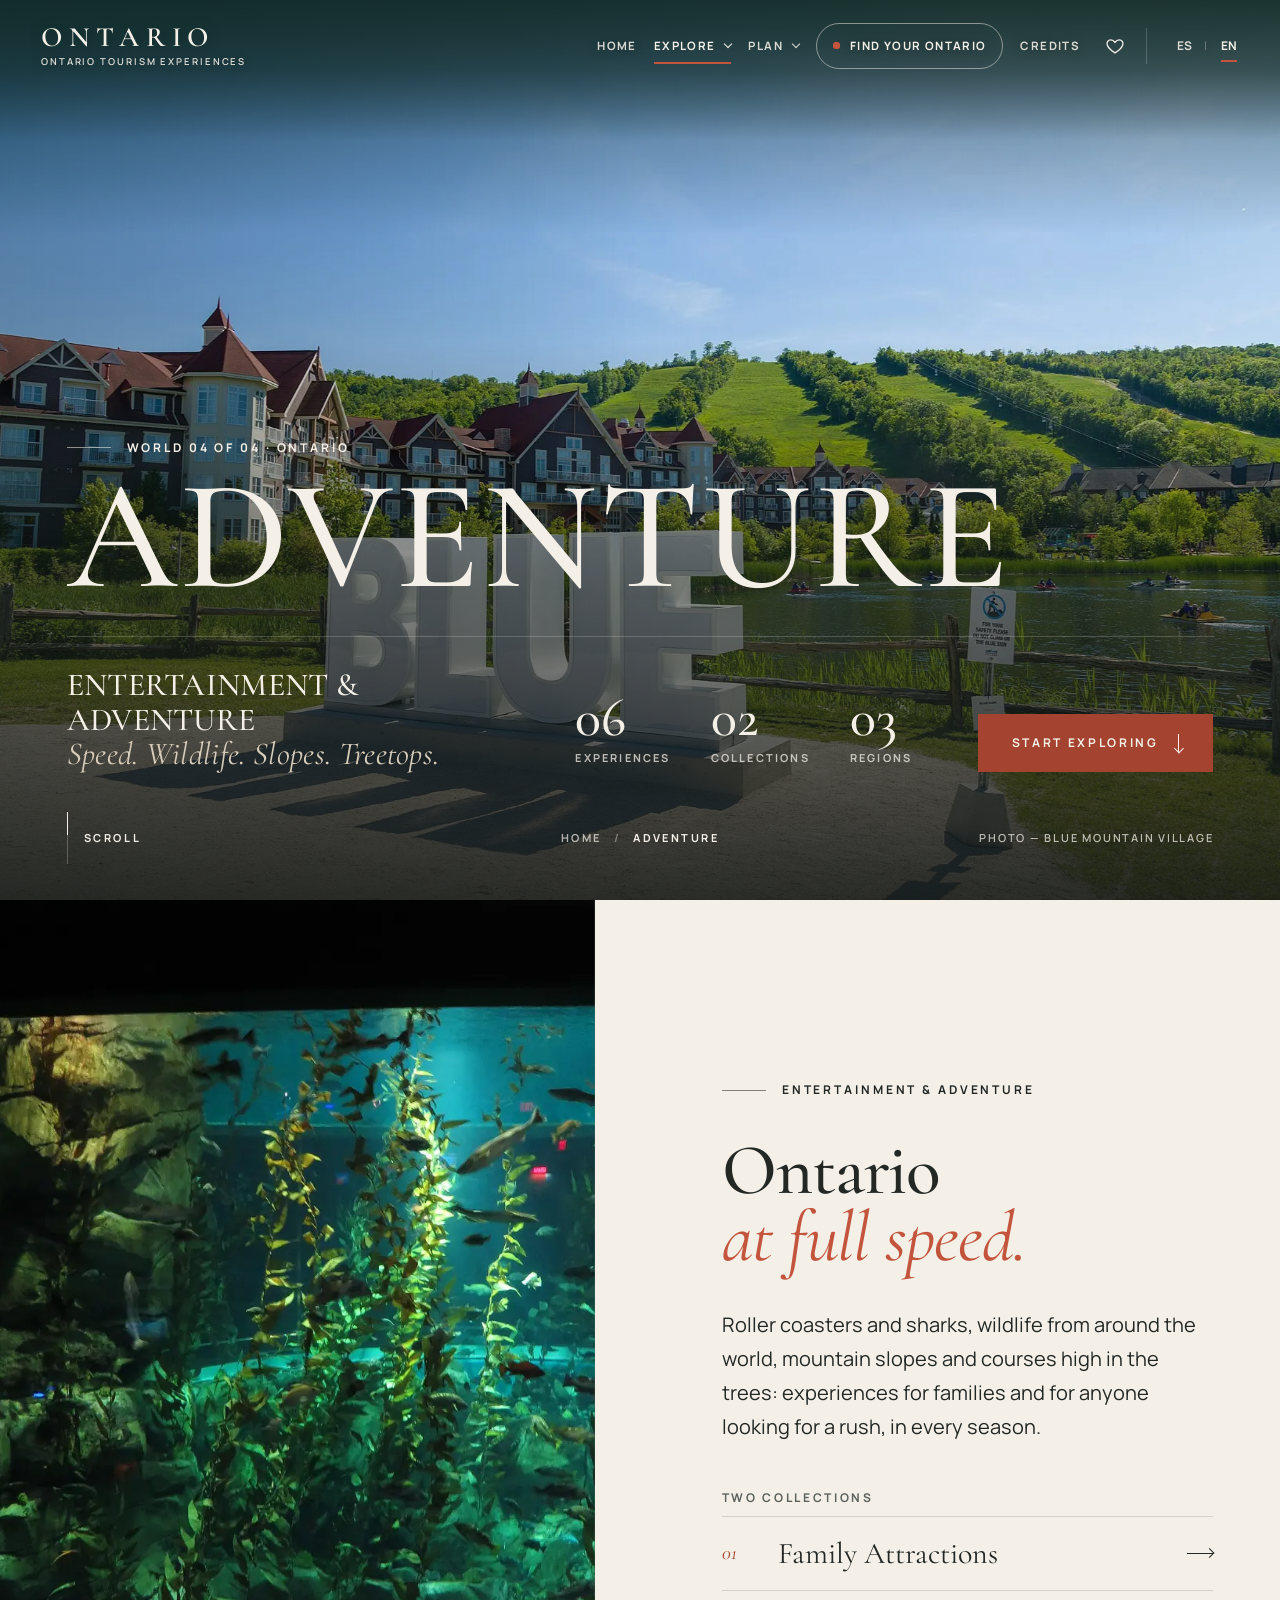
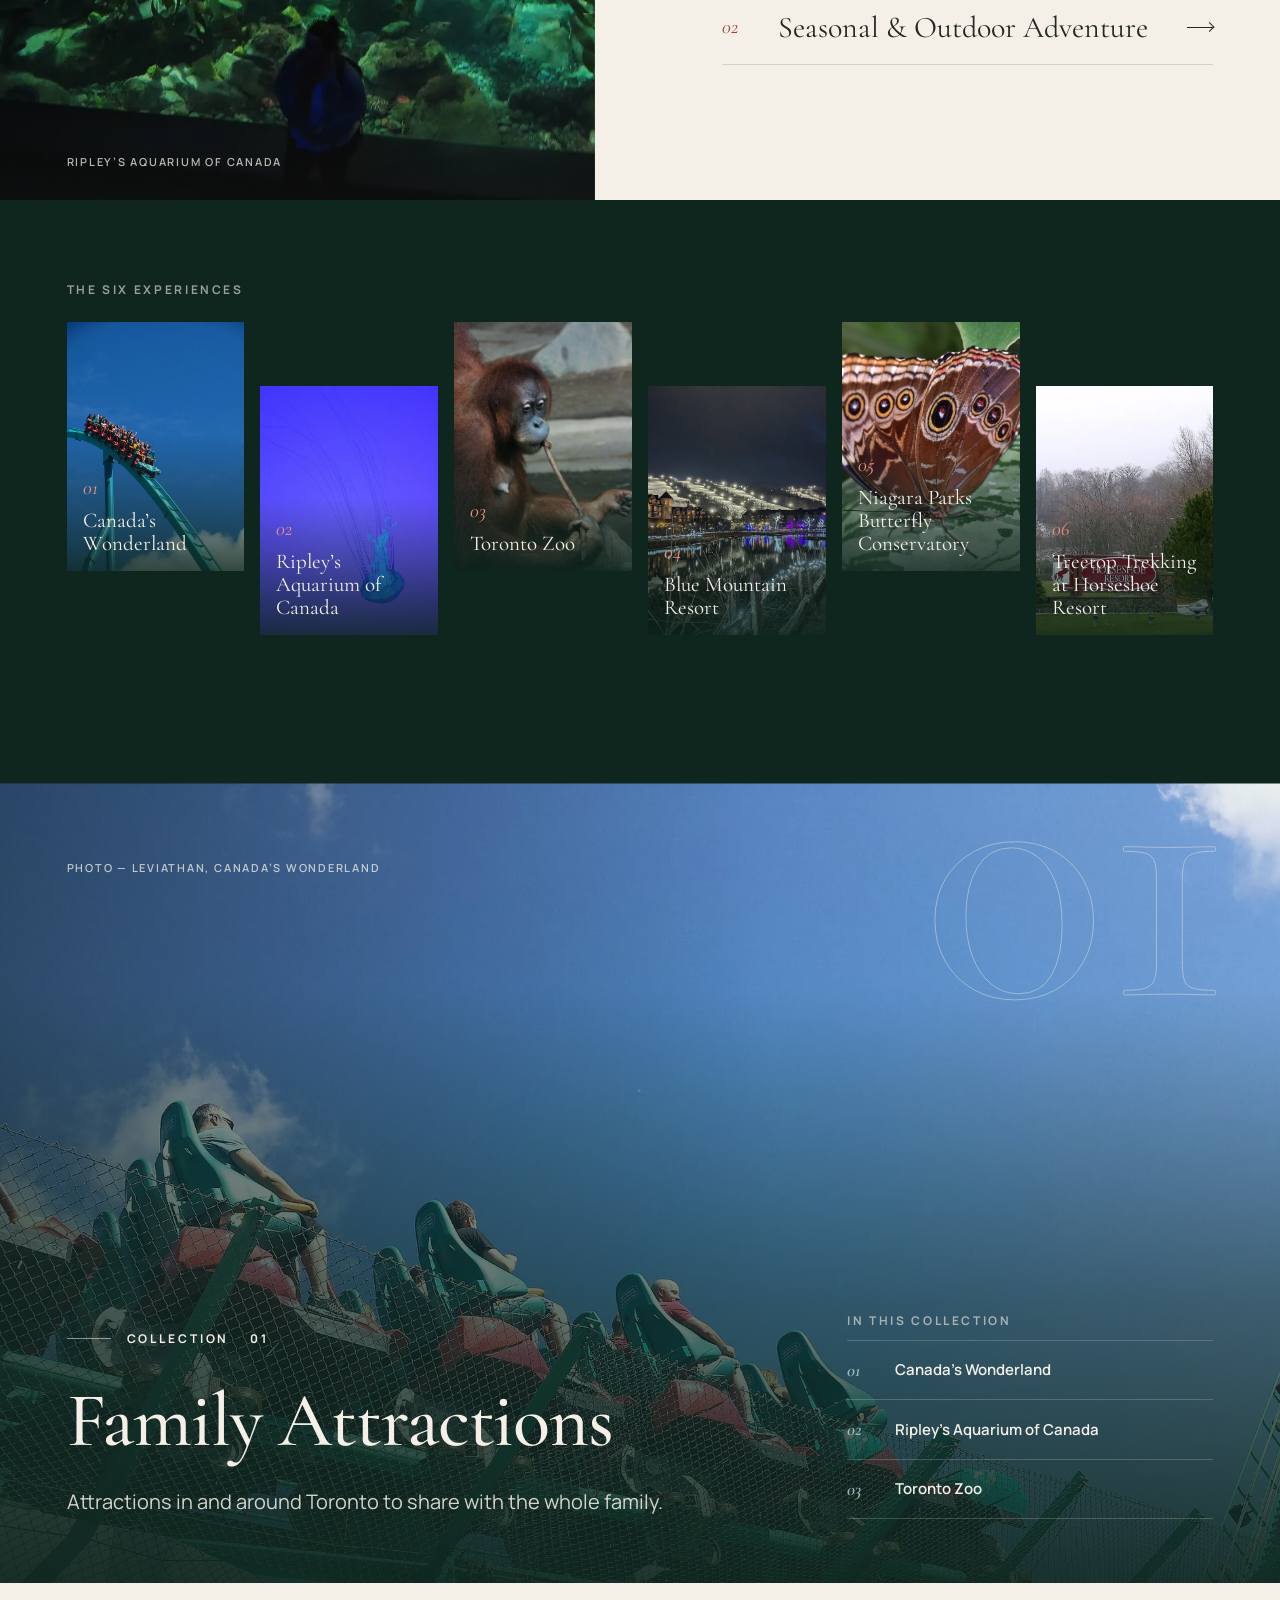
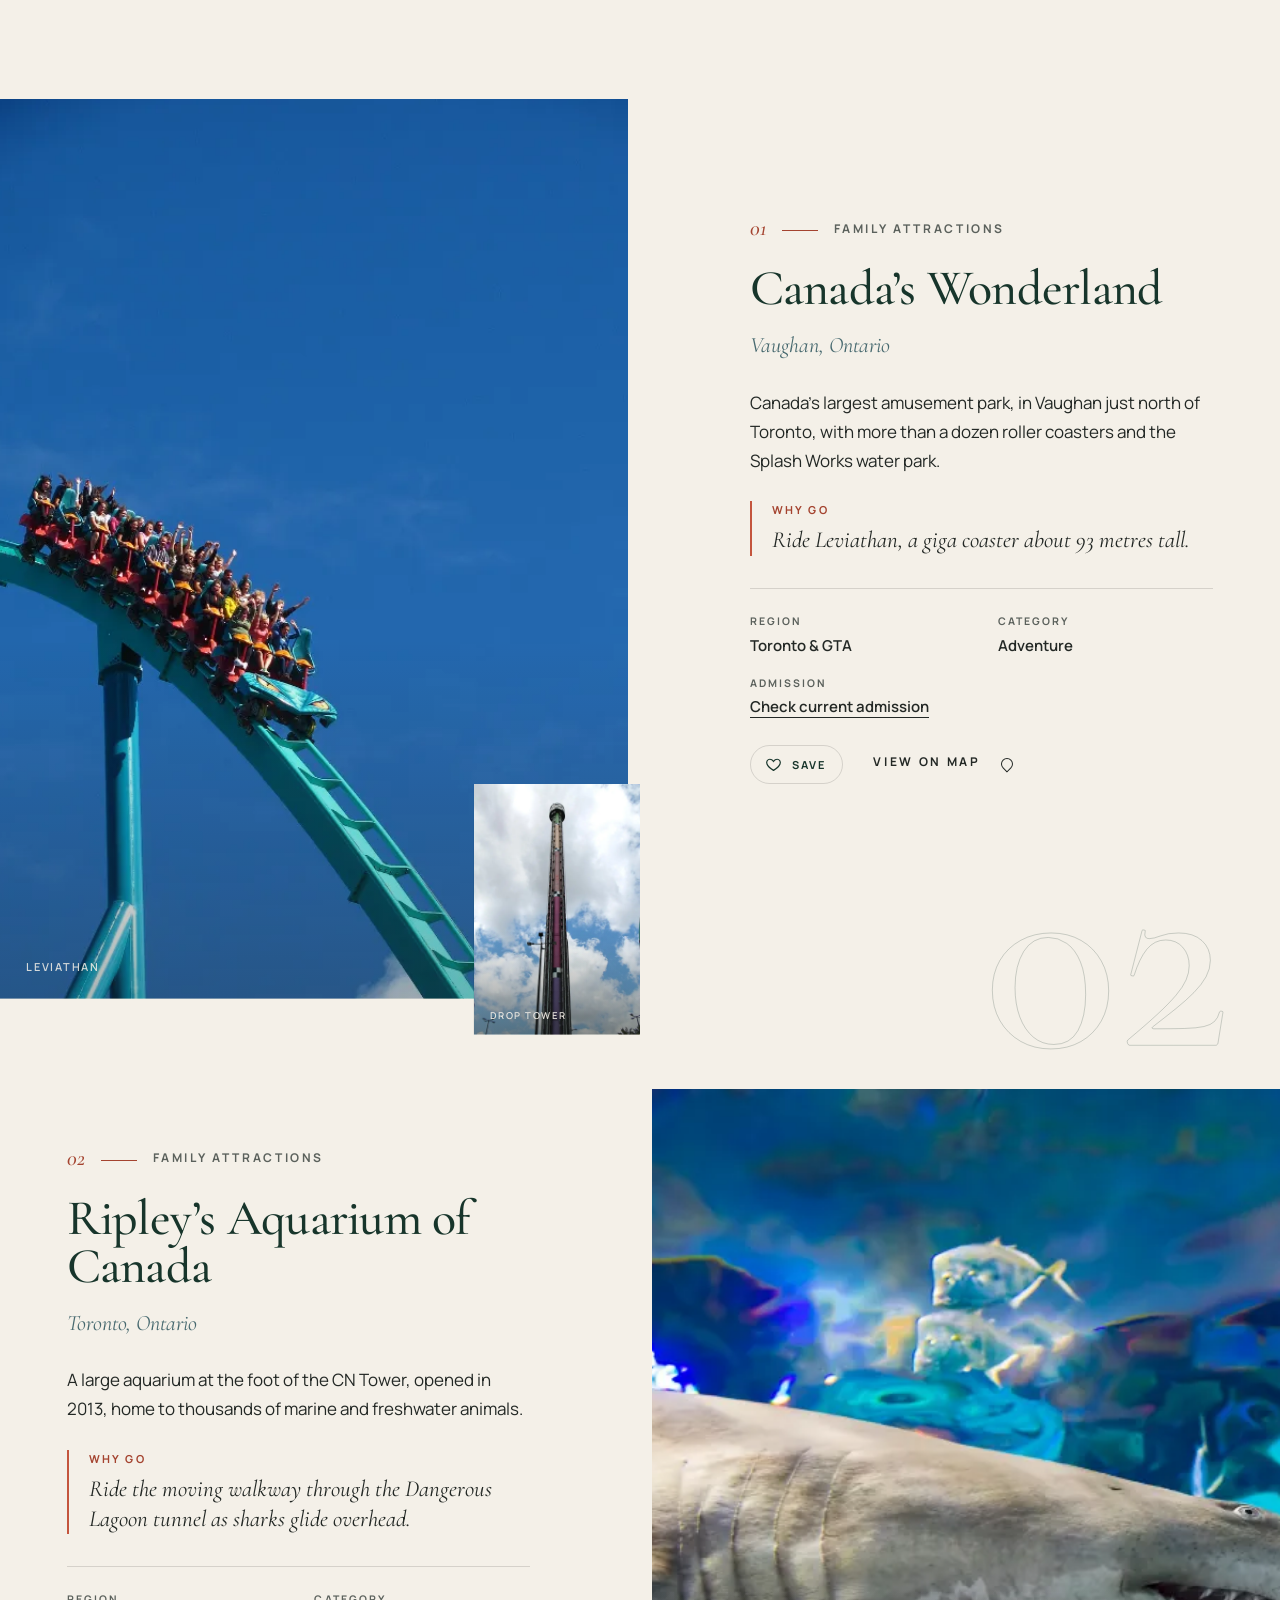
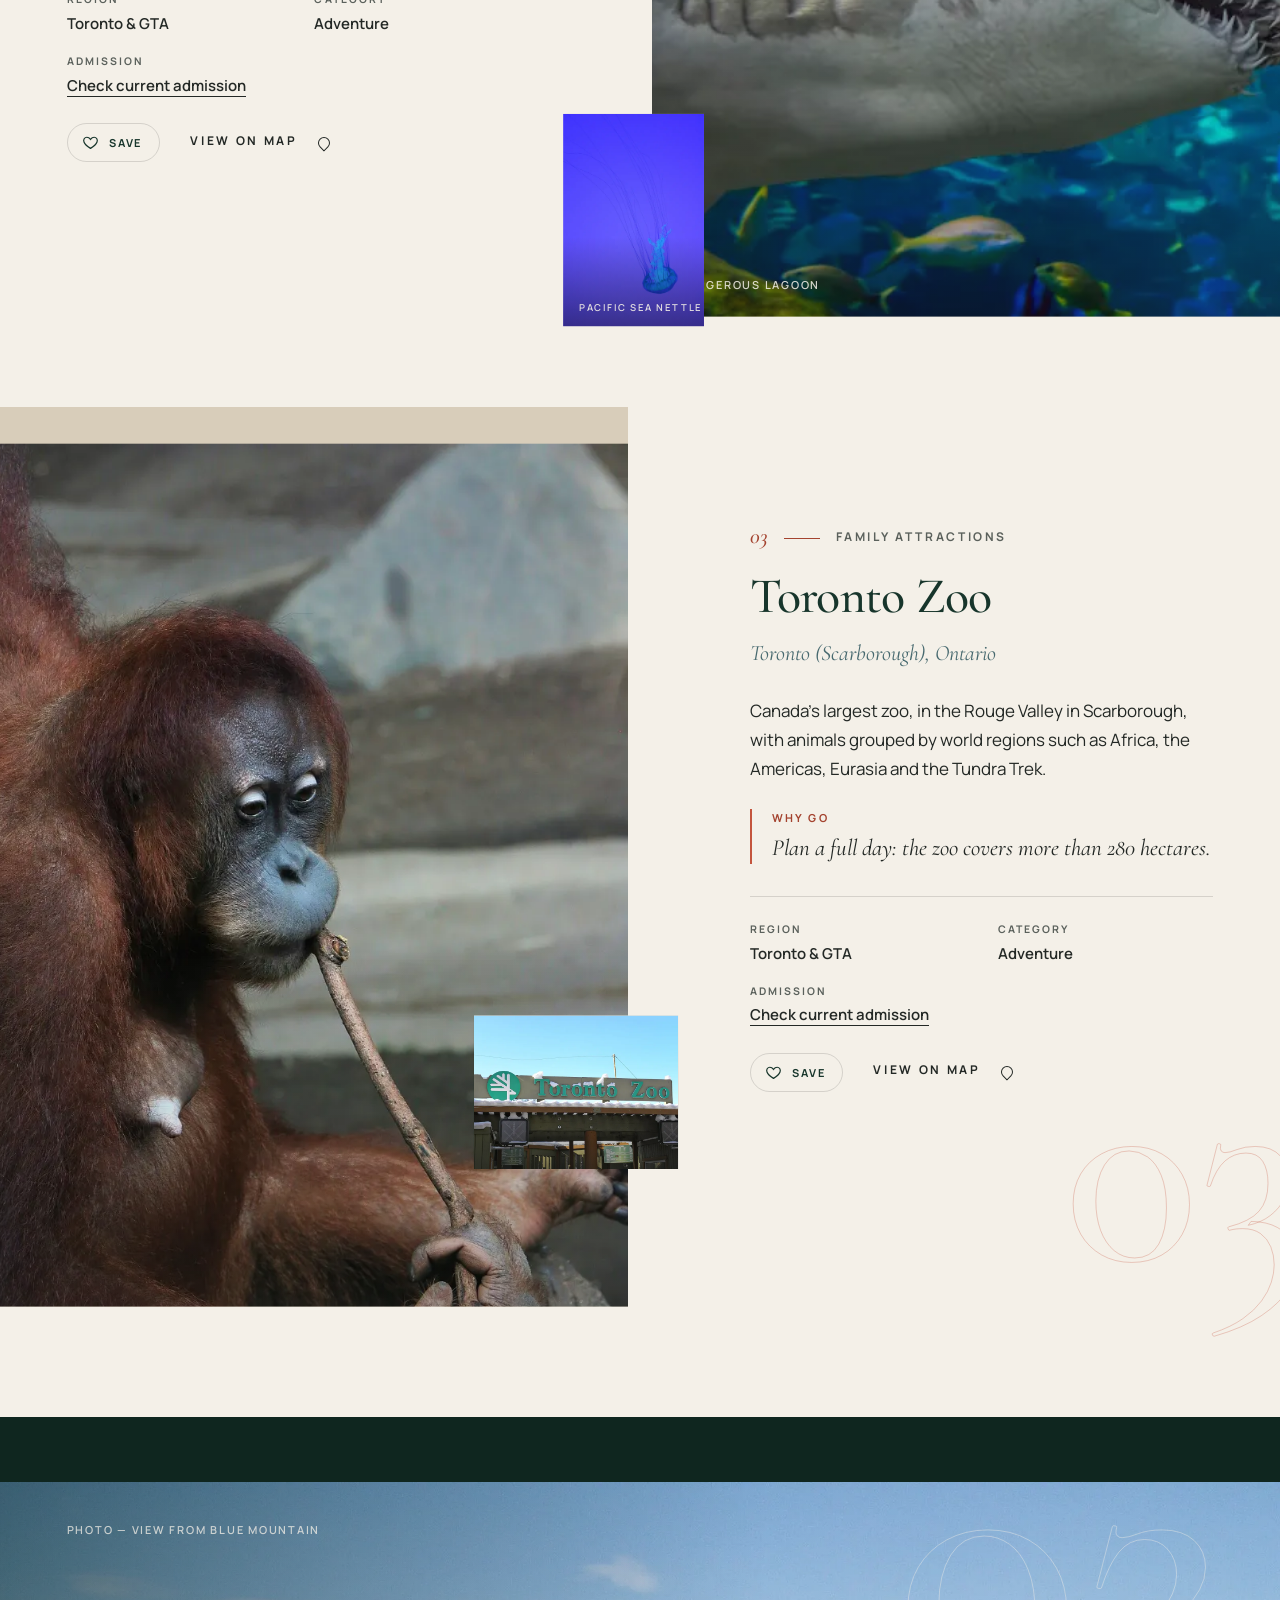
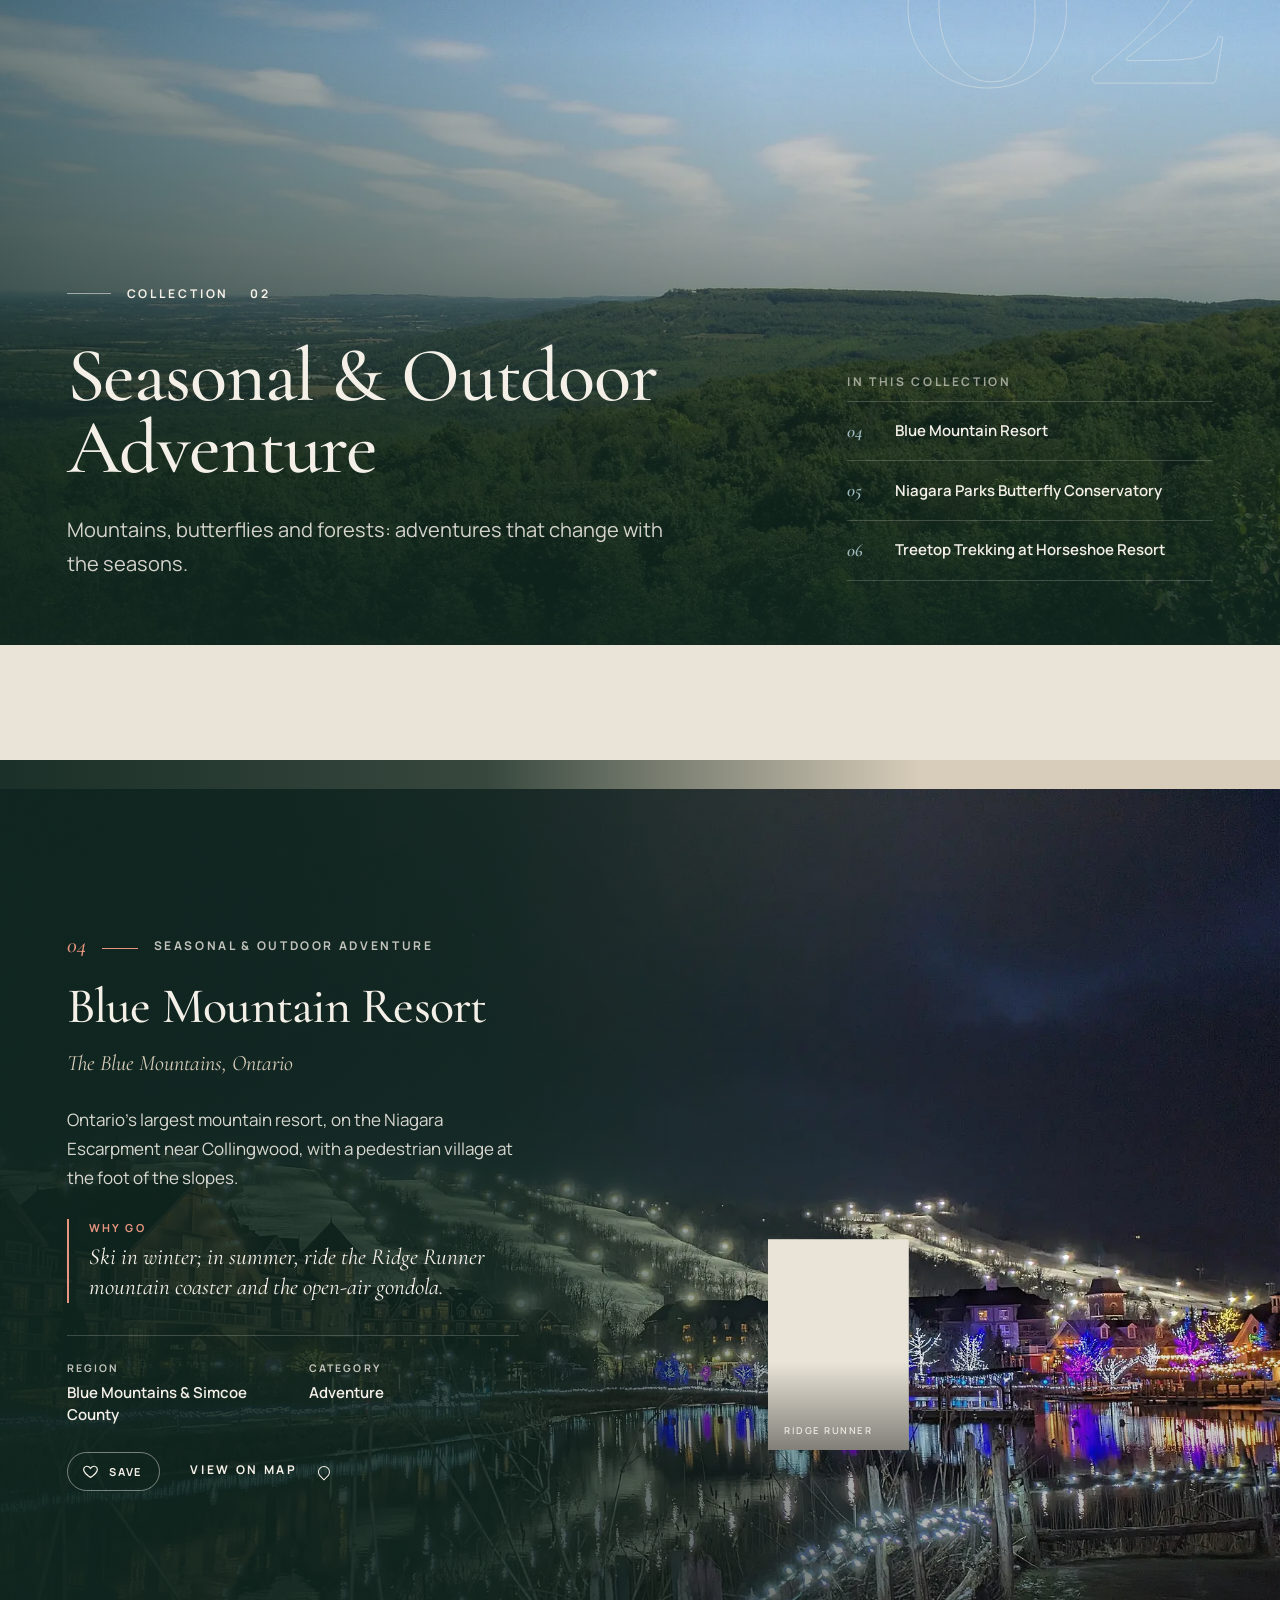
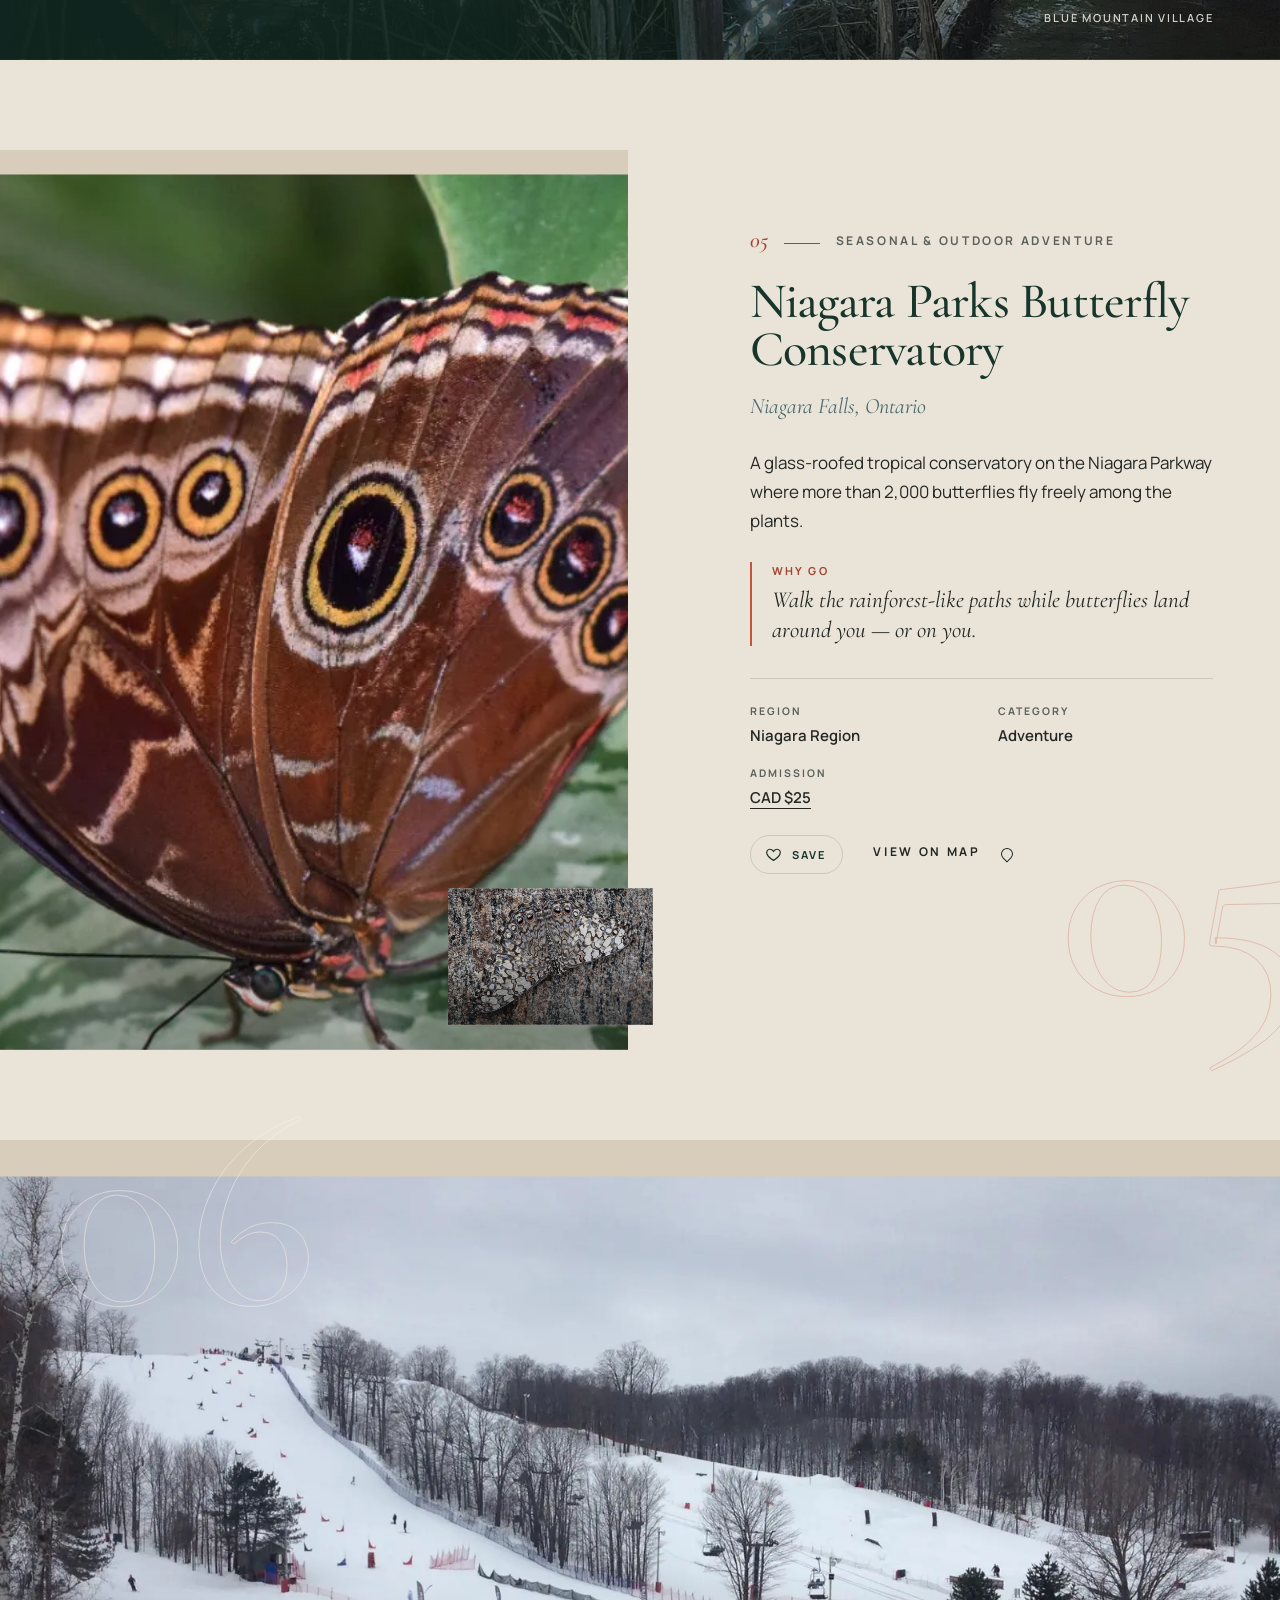
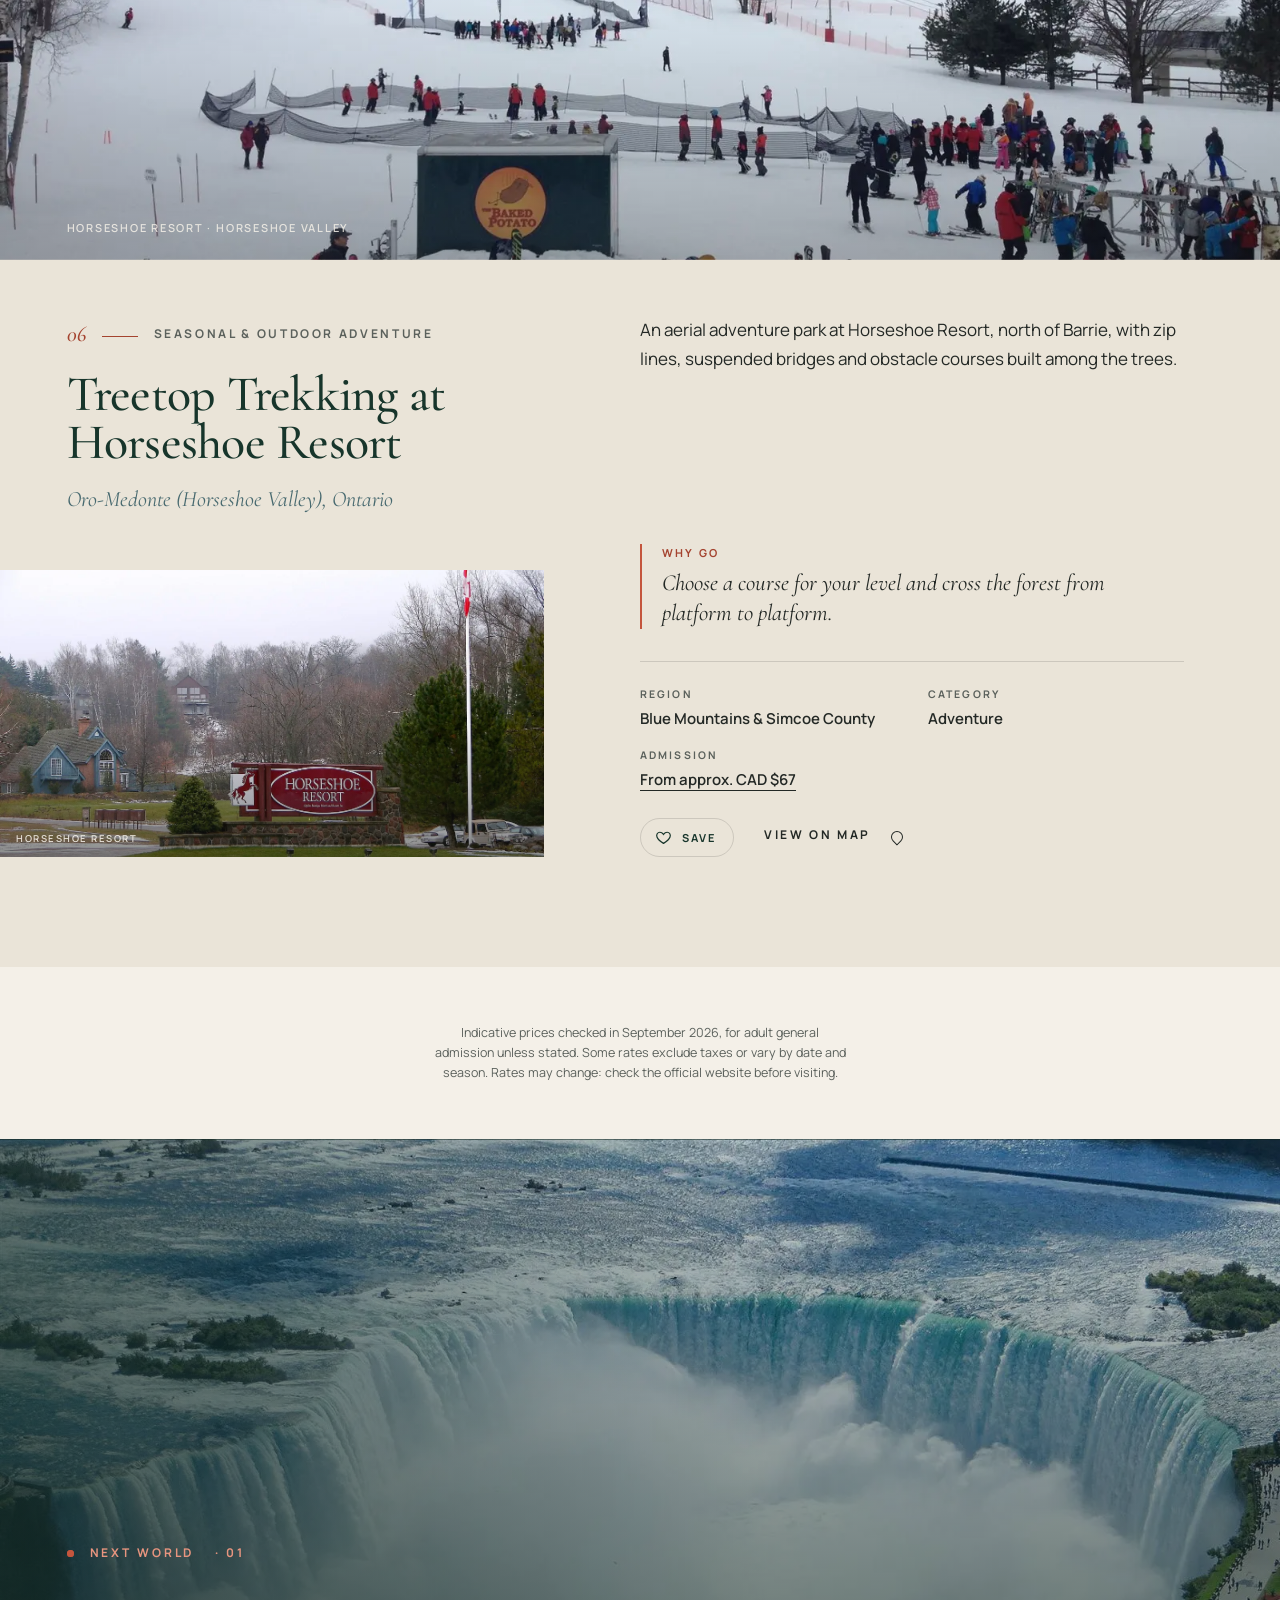
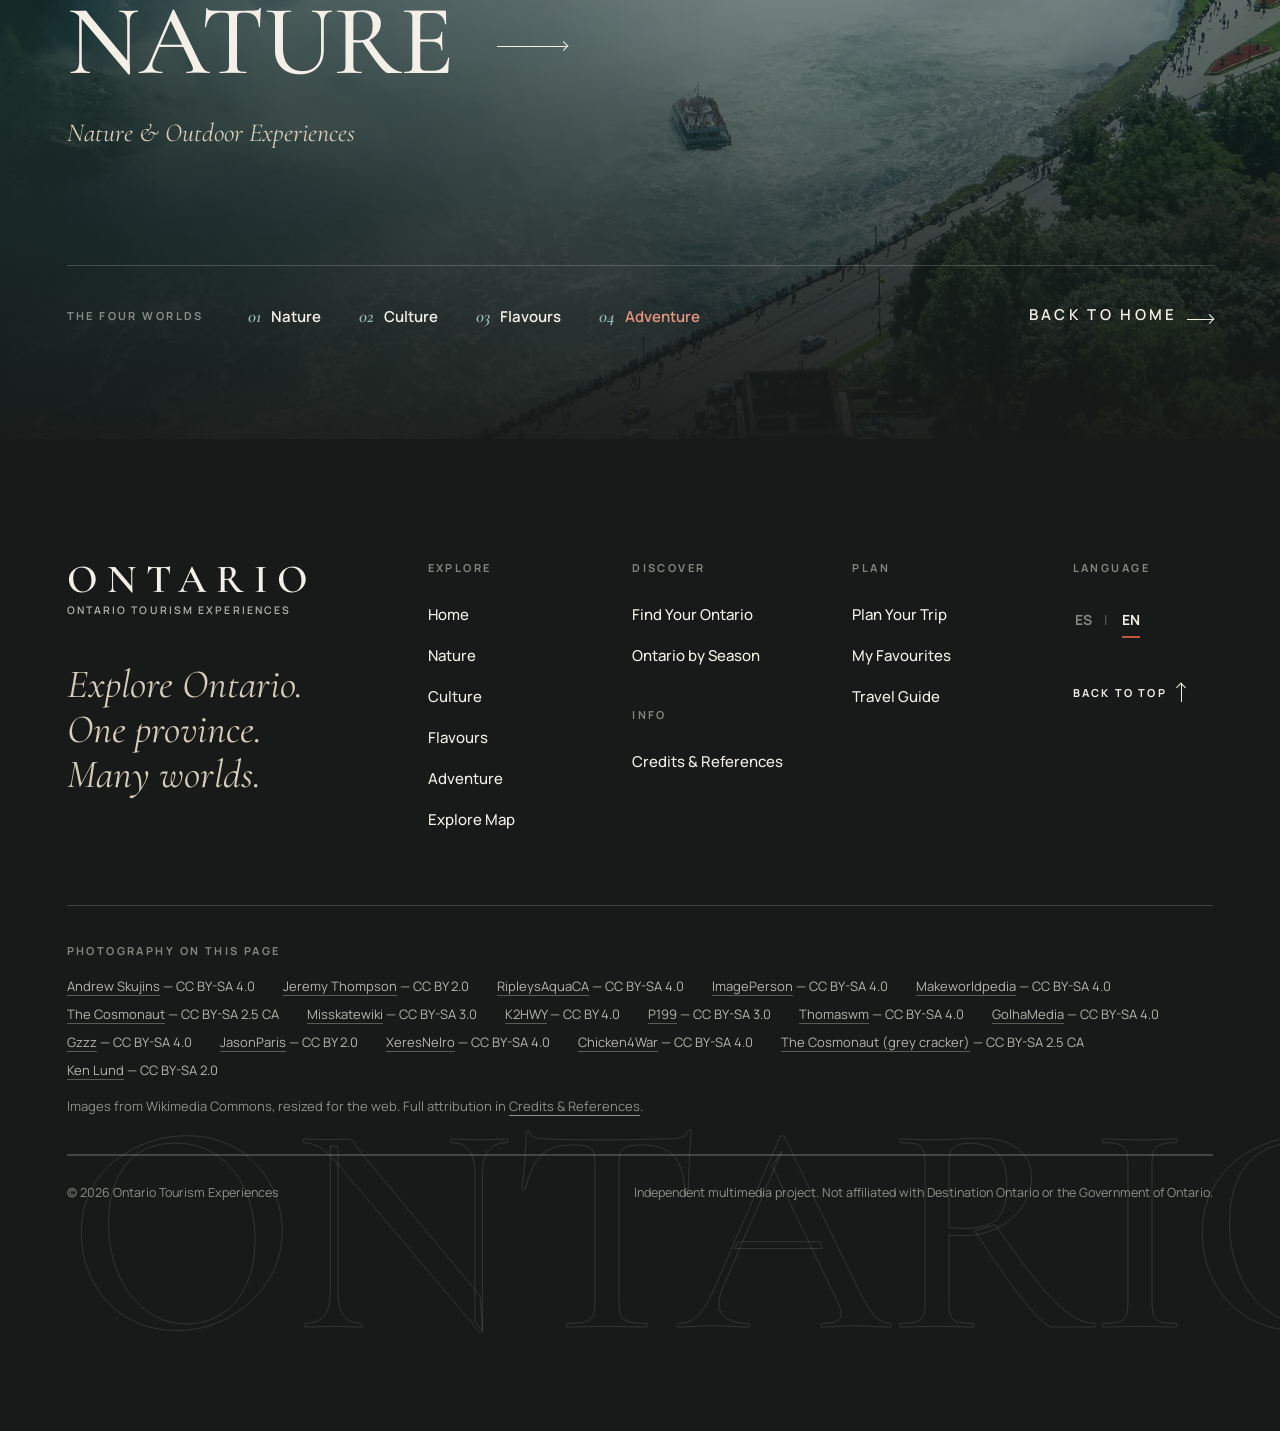
<file: entertainment.html>
<!DOCTYPE html>
<html lang="en">
<head>
  <meta charset="UTF-8">
  <meta name="viewport" content="width=device-width, initial-scale=1">
  <title>Adventure — Ontario Tourism Experiences</title>
  <meta name="description" content="Six adventure experiences in Ontario: Canada’s Wonderland, Ripley’s Aquarium, Toronto Zoo, Blue Mountain Resort, Butterfly Conservatory and Treetop Trekking." data-i18n-attr="content:meta.adventure">
  <meta name="theme-color" content="#17352B">

  <!-- Early language flag (same snippet on every page) -->
  <script>
    (function () {
      var d = document.documentElement;
      d.classList.add('js');
      try {
        var l = (location.search.match(/[?&]lang=(es|en)/) || [])[1] || localStorage.getItem('ote-lang');
        if (l === 'es') { d.lang = 'es'; d.classList.add('i18n-pending'); }
      } catch (e) {}
      setTimeout(function () { d.classList.remove('i18n-pending'); }, 1500);
    })();
  </script>

  <link rel="preconnect" href="https://fonts.googleapis.com">
  <link rel="preconnect" href="https://fonts.gstatic.com" crossorigin>
  <link rel="stylesheet" href="https://fonts.googleapis.com/css2?family=Cormorant+Garamond:ital,wght@0,400;0,500;0,600;1,400;1,500&family=Manrope:wght@400;500;600;700&display=swap">
  <link rel="preload" as="image" href="images/adventure/hero-blue-mountain-village.webp" type="image/webp" fetchpriority="high">
  <link rel="stylesheet" href="css/style.css">

  <script src="js/language.js" defer></script>
  <script src="js/worlds-i18n.js" defer></script>
  <script src="js/experiences.js" defer></script>
  <script src="js/favourites.js" defer></script>
  <script src="js/main.js" defer></script>
</head>

<body id="top" data-page="adventure" data-page-title="title.adventure" data-nav="transparent">

  <a class="skip-link" href="#main" data-i18n="nav.skip">Skip to content</a>

  <!-- Shared header (rendered by js/main.js) -->
  <div data-component="site-header"></div>

  <noscript><p class="noscript">This experience needs JavaScript enabled. / Esta experiencia necesita JavaScript activado.</p></noscript>

  <main id="main">

    <!-- =====================================================
         HERO
         ===================================================== -->
    <section class="hero" aria-labelledby="page-title">
      <div class="hero__media">
        <img src="images/adventure/hero-blue-mountain-village.webp" width="1920" height="1280"
             alt="Blue Mountain Village hotels beside a pond, with the green ski slopes of the Niagara Escarpment in summer"
             data-i18n-attr="alt:adventure.hero.alt" fetchpriority="high" decoding="async">
      </div>
      <div class="hero__shade" aria-hidden="true"></div>

      <div class="hero__inner">
        <p class="hero__eyebrow eyebrow" data-i18n="world.eyebrow" data-i18n-vars='{"n":"04"}'>World 04 of 04 · Ontario</p>

        <h1 class="hero__title" id="page-title">
          <span class="hero__word hero__word--text"><span style="--i:0" data-i18n="cat.adventure">Adventure</span></span>
        </h1>

        <div class="hero__row">
          <p class="hero__tagline">
            <span data-i18n="section.adventure">Entertainment &amp; Adventure</span>
            <em data-i18n="adventure.hero.tagline">Speed. Wildlife. Slopes. Treetops.</em>
          </p>
          <ul class="page-stats">
            <li><strong>06</strong><span data-i18n="world.experiences">Experiences</span></li>
            <li><strong>02</strong><span data-i18n="world.collections">Collections</span></li>
            <li><strong>03</strong><span data-i18n="world.regions" data-i18n-vars='{"n":3}'>Regions</span></li>
          </ul>
          <a class="btn hero__cta" href="#family-attractions">
            <span class="btn__label"><span data-i18n="world.start">Start exploring</span></span>
            <span class="arrow arrow--down" aria-hidden="true"></span>
          </a>
        </div>

        <div class="hero__bottom">
          <a class="scroll-cue" href="#intro" tabindex="-1" aria-hidden="true">
            <span class="scroll-cue__line"></span>
            <span data-i18n="home.hero.scroll">Scroll</span>
          </a>
          <nav class="crumbs" data-i18n-attr="aria-label:world.crumbs">
            <a href="index.html" data-i18n="nav.home">Home</a>
            <span class="crumbs__sep" aria-hidden="true">/</span>
            <span aria-current="page" data-i18n="cat.adventure">Adventure</span>
          </nav>
          <p class="photo-caption"><span data-i18n="common.photo">Photo</span> — Blue Mountain Village</p>
        </div>
      </div>
    </section>

    <!-- =====================================================
         INTRO
         ===================================================== -->
    <section class="world-intro world-intro--split" id="intro" aria-labelledby="intro-title">
      <figure class="world-intro__media reveal-img">
        <img src="images/adventure/intro-ripleys-kelp.webp" width="1000" height="1334" loading="lazy" decoding="async"
             alt="" data-i18n-attr="alt:adventure.intro.alt" data-depth="-0.06">
        <figcaption class="photo-caption">Ripley’s Aquarium of Canada</figcaption>
      </figure>
      <div class="world-intro__head">
        <p class="eyebrow reveal" data-i18n="section.adventure">Entertainment &amp; Adventure</p>
        <h2 class="display-xl reveal reveal--title" style="--d:1" id="intro-title" data-i18n-html="adventure.intro.title">Ontario<br><em>at full speed.</em></h2>
      </div>
      <div class="world-intro__body">
        <p class="lede reveal" style="--d:2" data-i18n="adventure.intro.text"></p>
        <nav class="chapters reveal" style="--d:3" aria-labelledby="chapters-title">
          <p class="chapters__title" id="chapters-title" data-i18n="world.chapters">Two collections</p>
          <ol>
            <li><a href="#family-attractions"><span class="chapters__num">01</span><span data-i18n="sub.family">Family Attractions</span><span class="arrow" aria-hidden="true"></span></a></li>
            <li><a href="#seasonal-adventure"><span class="chapters__num">02</span><span data-i18n="sub.seasonal">Seasonal &amp; Outdoor Adventure</span><span class="arrow" aria-hidden="true"></span></a></li>
          </ol>
        </nav>
      </div>
    </section>

    <!-- =====================================================
         CONTACT SHEET — the six experiences at a glance
         ===================================================== -->
    <nav class="film" aria-labelledby="film-title">
      <p class="film__title reveal" id="film-title" data-i18n="world.film">The six experiences</p>
      <ol data-stagger>
        <li><a href="#canadas-wonderland"><img src="images/home/adventure-canadas-wonderland.webp" width="720" height="960" loading="lazy" decoding="async" alt=""><span class="film__label"><span class="film__num">01</span><span class="film__name">Canada’s Wonderland</span></span></a></li>
        <li><a href="#ripleys-aquarium"><img src="images/adventure/ripleys-jellyfish.webp" width="700" height="1057" loading="lazy" decoding="async" alt=""><span class="film__label"><span class="film__num">02</span><span class="film__name">Ripley’s Aquarium of Canada</span></span></a></li>
        <li><a href="#toronto-zoo"><img src="images/adventure/toronto-zoo.webp" width="860" height="1290" loading="lazy" decoding="async" alt=""><span class="film__label"><span class="film__num">03</span><span class="film__name">Toronto Zoo</span></span></a></li>
        <li><a href="#blue-mountain-resort"><img src="images/adventure/blue-mountain-night.webp" width="1920" height="1442" loading="lazy" decoding="async" alt=""><span class="film__label"><span class="film__num">04</span><span class="film__name">Blue Mountain Resort</span></span></a></li>
        <li><a href="#butterfly-conservatory"><img src="images/home/adventure-butterfly-conservatory.webp" width="900" height="743" loading="lazy" decoding="async" alt=""><span class="film__label"><span class="film__num">05</span><span class="film__name">Niagara Parks Butterfly Conservatory</span></span></a></li>
        <li><a href="#treetop-trekking"><img src="images/adventure/treetop-trekking-horseshoe.webp" width="1200" height="768" loading="lazy" decoding="async" alt="" style="object-position: 70% center"><span class="film__label"><span class="film__num">06</span><span class="film__name">Treetop Trekking at Horseshoe Resort</span></span></a></li>
      </ol>
    </nav>

    <!-- =====================================================
         COLLECTION 01 · FAMILY ATTRACTIONS
         ===================================================== -->
    <section class="collection" id="family-attractions" aria-labelledby="c1-title">
      <header class="collection__head">
        <figure class="collection__media reveal-img">
          <img src="images/adventure/opener-leviathan-riders.webp" width="1920" height="1440" loading="lazy" decoding="async"
               alt="" data-i18n-attr="alt:adventure.c1.alt" data-depth="-0.08" style="object-position: center 35%">
        </figure>
        <p class="photo-caption collection__caption"><span data-i18n="common.photo">Photo</span> — Leviathan, Canada’s Wonderland</p>
        <span class="collection__num" aria-hidden="true" data-depth="0.1">01</span>
        <div class="collection__intro">
          <p class="eyebrow reveal"><span data-i18n="world.collection">Collection</span>&nbsp;01</p>
          <h2 class="display-lg reveal reveal--title" style="--d:1" id="c1-title" data-i18n="sub.family">Family Attractions</h2>
          <p class="lede reveal" style="--d:2" data-i18n="adventure.c1.lede"></p>
        </div>
        <nav class="collection__list reveal" style="--d:3" aria-labelledby="c1-list">
          <p class="chapters__title" id="c1-list" data-i18n="world.inCollection">In this collection</p>
          <ol data-stagger>
            <li><a href="#canadas-wonderland"><span class="collection__list-num">01</span>Canada’s Wonderland<span class="arrow" aria-hidden="true"></span></a></li>
            <li><a href="#ripleys-aquarium"><span class="collection__list-num">02</span>Ripley’s Aquarium of Canada<span class="arrow" aria-hidden="true"></span></a></li>
            <li><a href="#toronto-zoo"><span class="collection__list-num">03</span>Toronto Zoo<span class="arrow" aria-hidden="true"></span></a></li>
          </ol>
        </nav>
      </header>

      <!-- 01 Canada's Wonderland -->
      <article class="exp exp--c" id="canadas-wonderland" aria-labelledby="exp-wonderland">
        <figure class="exp__media reveal-img">
          <img src="images/home/adventure-canadas-wonderland.webp" width="720" height="960" loading="lazy" decoding="async"
               alt="" data-i18n-attr="alt:home.worlds.adventure.shot3" data-depth="-0.05">
          <figcaption class="exp__caption">Leviathan</figcaption>
        </figure>
        <figure class="world__shot reveal-img" style="--x: 37%; --b: -120px; --w: 13vw; --ar: 700 / 1054; --d: 2" data-depth="0.07">
          <img src="images/adventure/wonderland-drop-tower.webp" width="700" height="1054" loading="lazy" decoding="async"
               alt="" data-i18n-attr="alt:exp.wonderland.detailAlt">
          <figcaption class="world__shot-cap">Drop Tower</figcaption>
        </figure>
        <span class="exp__num" aria-hidden="true" data-depth="0.1">01</span>
        <div class="exp__body reveal">
          <p class="exp__meta"><span class="exp__index">01</span><span data-i18n="sub.family">Family Attractions</span></p>
          <h3 class="exp__title" id="exp-wonderland">Canada’s Wonderland</h3>
          <p class="exp__place">Vaughan, Ontario</p>
          <p class="exp__text" data-i18n="exp.wonderland.text"></p>
          <p class="exp__why"><span class="exp__why-label" data-i18n="world.why">Why go</span><span class="exp__why-text" data-i18n="exp.wonderland.why"></span></p>
          <dl class="exp__facts">
            <div><dt data-i18n="world.region">Region</dt><dd data-i18n="region.torontoShort"></dd></div>
            <div><dt data-i18n="world.category">Category</dt><dd data-i18n="cat.adventure"></dd></div>
            <div><dt data-i18n="world.admission">Admission</dt><dd><a class="exp__price" href="https://www.sixflags.com/canadaswonderland/daily-tickets" target="_blank" rel="noopener" data-i18n="price.check"></a></dd></div>
          </dl>
        </div>
      </article>

      <!-- 02 Ripley's Aquarium of Canada -->
      <article class="exp exp--b" id="ripleys-aquarium" aria-labelledby="exp-ripleys">
        <figure class="exp__media reveal-img">
          <img src="images/home/adventure-ripleys-aquarium.webp" width="1000" height="667" loading="lazy" decoding="async"
               alt="" data-i18n-attr="alt:home.worlds.adventure.shot1" data-depth="-0.05">
          <figcaption class="exp__caption">Dangerous Lagoon</figcaption>
        </figure>
        <figure class="world__shot reveal-img" style="--x: 44%; --b: -90px; --w: 11vw; --ar: 700 / 1057; --d: 2" data-depth="0.07">
          <img src="images/adventure/ripleys-jellyfish.webp" width="700" height="1057" loading="lazy" decoding="async"
               alt="" data-i18n-attr="alt:exp.ripleys.detailAlt">
          <figcaption class="world__shot-cap" data-i18n="exp.ripleys.detailCap">Pacific sea nettle</figcaption>
        </figure>
        <span class="exp__num" aria-hidden="true" data-depth="0.1">02</span>
        <div class="exp__body reveal">
          <p class="exp__meta"><span class="exp__index">02</span><span data-i18n="sub.family">Family Attractions</span></p>
          <h3 class="exp__title" id="exp-ripleys">Ripley’s Aquarium of Canada</h3>
          <p class="exp__place">Toronto, Ontario</p>
          <p class="exp__text" data-i18n="exp.ripleys.text"></p>
          <p class="exp__why"><span class="exp__why-label" data-i18n="world.why">Why go</span><span class="exp__why-text" data-i18n="exp.ripleys.why"></span></p>
          <dl class="exp__facts">
            <div><dt data-i18n="world.region">Region</dt><dd data-i18n="region.torontoShort"></dd></div>
            <div><dt data-i18n="world.category">Category</dt><dd data-i18n="cat.adventure"></dd></div>
            <div><dt data-i18n="world.admission">Admission</dt><dd><a class="exp__price" href="https://www.ripleys.com/attractions/ripleys-aquarium-of-canada" target="_blank" rel="noopener" data-i18n="price.check"></a></dd></div>
          </dl>
        </div>
      </article>

      <!-- 03 Toronto Zoo -->
      <article class="exp exp--c" id="toronto-zoo" aria-labelledby="exp-zoo">
        <figure class="exp__media reveal-img">
          <img src="images/adventure/toronto-zoo.webp" width="860" height="1290" loading="lazy" decoding="async"
               alt="" data-i18n-attr="alt:exp.zoo.alt" data-depth="-0.05" style="object-position: 50% 30%">
        </figure>
        <figure class="world__shot reveal-img" style="--x: 37%; --b: 8%; --w: 16vw; --ar: 4 / 3; --d: 2" data-depth="0.06">
          <img src="images/adventure/toronto-zoo-entrance.webp" width="800" height="600" loading="lazy" decoding="async"
               alt="" data-i18n-attr="alt:exp.zoo.detailAlt">
        </figure>
        <span class="exp__num" aria-hidden="true" data-depth="0.12">03</span>
        <div class="exp__body reveal">
          <p class="exp__meta"><span class="exp__index">03</span><span data-i18n="sub.family">Family Attractions</span></p>
          <h3 class="exp__title" id="exp-zoo">Toronto Zoo</h3>
          <p class="exp__place">Toronto (Scarborough), Ontario</p>
          <p class="exp__text" data-i18n="exp.zoo.text"></p>
          <p class="exp__why"><span class="exp__why-label" data-i18n="world.why">Why go</span><span class="exp__why-text" data-i18n="exp.zoo.why"></span></p>
          <dl class="exp__facts">
            <div><dt data-i18n="world.region">Region</dt><dd data-i18n="region.torontoShort"></dd></div>
            <div><dt data-i18n="world.category">Category</dt><dd data-i18n="cat.adventure"></dd></div>
            <div><dt data-i18n="world.admission">Admission</dt><dd><a class="exp__price" href="https://www.torontozoo.com/tickets" target="_blank" rel="noopener" data-i18n="price.check"></a></dd></div>
          </dl>
        </div>
      </article>
    </section>

    <!-- =====================================================
         COLLECTION 02 · SEASONAL & OUTDOOR ADVENTURE
         ===================================================== -->
    <section class="collection collection--alt" id="seasonal-adventure" aria-labelledby="c2-title">
      <header class="collection__head">
        <figure class="collection__media reveal-img">
          <img src="images/adventure/opener-blue-mountain-view.webp" width="1920" height="1440" loading="lazy" decoding="async"
               alt="" data-i18n-attr="alt:adventure.c2.alt" data-depth="-0.08">
        </figure>
        <p class="photo-caption collection__caption"><span data-i18n="common.photo">Photo</span> — <span data-i18n="adventure.c2.caption">View from Blue Mountain</span></p>
        <span class="collection__num" aria-hidden="true" data-depth="0.1">02</span>
        <div class="collection__intro">
          <p class="eyebrow reveal"><span data-i18n="world.collection">Collection</span>&nbsp;02</p>
          <h2 class="display-lg reveal reveal--title" style="--d:1" id="c2-title" data-i18n="sub.seasonal">Seasonal &amp; Outdoor Adventure</h2>
          <p class="lede reveal" style="--d:2" data-i18n="adventure.c2.lede"></p>
        </div>
        <nav class="collection__list reveal" style="--d:3" aria-labelledby="c2-list">
          <p class="chapters__title" id="c2-list" data-i18n="world.inCollection">In this collection</p>
          <ol data-stagger>
            <li><a href="#blue-mountain-resort"><span class="collection__list-num">04</span>Blue Mountain Resort<span class="arrow" aria-hidden="true"></span></a></li>
            <li><a href="#butterfly-conservatory"><span class="collection__list-num">05</span>Niagara Parks Butterfly Conservatory<span class="arrow" aria-hidden="true"></span></a></li>
            <li><a href="#treetop-trekking"><span class="collection__list-num">06</span>Treetop Trekking at Horseshoe Resort<span class="arrow" aria-hidden="true"></span></a></li>
          </ol>
        </nav>
      </header>

      <!-- 04 Blue Mountain Resort -->
      <article class="exp exp--cine" id="blue-mountain-resort" aria-labelledby="exp-bluemountain">
        <figure class="exp__media reveal-img">
          <img src="images/adventure/blue-mountain-night.webp" width="1920" height="1442" loading="lazy" decoding="async"
               alt="" data-i18n-attr="alt:home.worlds.adventure.alt" data-depth="-0.05" style="object-position: 70% center">
          <figcaption class="exp__caption">Blue Mountain Village</figcaption>
        </figure>
        <figure class="world__shot reveal-img" style="--x: 60%; --b: 9%; --w: 11vw; --ar: 700 / 1050; --d: 2" data-depth="0.07">
          <img src="images/adventure/blue-mountain-ridge-runner.webp" width="700" height="1050" loading="lazy" decoding="async"
               alt="" data-i18n-attr="alt:exp.bluemountain.detailAlt">
          <figcaption class="world__shot-cap">Ridge Runner</figcaption>
        </figure>
        <span class="exp__num" aria-hidden="true" data-depth="0.12">04</span>
        <div class="exp__body reveal">
          <p class="exp__meta"><span class="exp__index">04</span><span data-i18n="sub.seasonal">Seasonal &amp; Outdoor Adventure</span></p>
          <h3 class="exp__title" id="exp-bluemountain">Blue Mountain Resort</h3>
          <p class="exp__place">The Blue Mountains, Ontario</p>
          <p class="exp__text" data-i18n="exp.bluemountain.text"></p>
          <p class="exp__why"><span class="exp__why-label" data-i18n="world.why">Why go</span><span class="exp__why-text" data-i18n="exp.bluemountain.why"></span></p>
          <dl class="exp__facts">
            <div><dt data-i18n="world.region">Region</dt><dd data-i18n="region.blue"></dd></div>
            <div><dt data-i18n="world.category">Category</dt><dd data-i18n="cat.adventure"></dd></div>
          </dl>
        </div>
      </article>

      <!-- 05 Niagara Parks Butterfly Conservatory -->
      <article class="exp exp--c" id="butterfly-conservatory" aria-labelledby="exp-butterfly">
        <figure class="exp__media reveal-img">
          <img src="images/home/adventure-butterfly-conservatory.webp" width="900" height="743" loading="lazy" decoding="async"
               alt="" data-i18n-attr="alt:home.worlds.adventure.shot2" data-depth="-0.05">
        </figure>
        <figure class="world__shot reveal-img" style="--x: 35%; --b: -80px; --w: 16vw; --ar: 3 / 2; --d: 2" data-depth="0.06">
          <img src="images/adventure/butterfly-hamadryas.webp" width="800" height="533" loading="lazy" decoding="async"
               alt="" data-i18n-attr="alt:exp.butterfly.detailAlt">
        </figure>
        <span class="exp__num" aria-hidden="true" data-depth="0.1">05</span>
        <div class="exp__body reveal">
          <p class="exp__meta"><span class="exp__index">05</span><span data-i18n="sub.seasonal">Seasonal &amp; Outdoor Adventure</span></p>
          <h3 class="exp__title" id="exp-butterfly">Niagara Parks Butterfly Conservatory</h3>
          <p class="exp__place">Niagara Falls, Ontario</p>
          <p class="exp__text" data-i18n="exp.butterfly.text"></p>
          <p class="exp__why"><span class="exp__why-label" data-i18n="world.why">Why go</span><span class="exp__why-text" data-i18n="exp.butterfly.why"></span></p>
          <dl class="exp__facts">
            <div><dt data-i18n="world.region">Region</dt><dd data-i18n="region.niagara"></dd></div>
            <div><dt data-i18n="world.category">Category</dt><dd data-i18n="cat.adventure"></dd></div>
            <div><dt data-i18n="world.admission">Admission</dt><dd><a class="exp__price" href="https://www.niagaraparks.com/visit/attractions/butterfly-conservatory" target="_blank" rel="noopener" data-i18n="price.butterfly"></a></dd></div>
          </dl>
        </div>
      </article>

      <!-- 06 Treetop Trekking at Horseshoe Resort -->
      <article class="exp exp--wide" id="treetop-trekking" aria-labelledby="exp-treetop">
        <figure class="exp__media reveal-img">
          <img src="images/adventure/horseshoe-resort-hill.webp" width="1600" height="1200" loading="lazy" decoding="async"
               alt="" data-i18n-attr="alt:exp.treetop.hillAlt" data-depth="-0.05" style="object-position: center 55%">
          <figcaption class="exp__caption">Horseshoe Resort · Horseshoe Valley</figcaption>
        </figure>
        <span class="exp__num" aria-hidden="true" data-depth="0.1">06</span>
        <div class="exp__body reveal">
          <p class="exp__meta"><span class="exp__index">06</span><span data-i18n="sub.seasonal">Seasonal &amp; Outdoor Adventure</span></p>
          <h3 class="exp__title" id="exp-treetop">Treetop Trekking at Horseshoe Resort</h3>
          <p class="exp__place">Oro-Medonte (Horseshoe Valley), Ontario</p>
          <p class="exp__text" data-i18n="exp.treetop.text"></p>
          <p class="exp__why"><span class="exp__why-label" data-i18n="world.why">Why go</span><span class="exp__why-text" data-i18n="exp.treetop.why"></span></p>
          <dl class="exp__facts">
            <div><dt data-i18n="world.region">Region</dt><dd data-i18n="region.blue"></dd></div>
            <div><dt data-i18n="world.category">Category</dt><dd data-i18n="cat.adventure"></dd></div>
            <div><dt data-i18n="world.admission">Admission</dt><dd><a class="exp__price" href="https://www.treetoptrekking.com/parks/barrie" target="_blank" rel="noopener" data-i18n="price.treetop"></a></dd></div>
          </dl>
          <figure class="exp__aside reveal-img">
            <img src="images/adventure/treetop-trekking-horseshoe.webp" width="1200" height="768" loading="lazy" decoding="async"
                 alt="" data-i18n-attr="alt:exp.treetop.alt" style="object-position: center 70%">
            <figcaption class="world__shot-cap">Horseshoe Resort</figcaption>
          </figure>
        </div>
      </article>
    </section>

    <p class="prices-note reveal" data-i18n="world.pricesNote"></p>

    <!-- =====================================================
         NEXT WORLD (loops back to the first one)
         ===================================================== -->
    <section class="world-next" aria-labelledby="next-title">
      <a class="world-next__link" href="nature.html">
        <p class="eyebrow eyebrow--accent reveal"><span class="pulse-dot" aria-hidden="true"></span><span data-i18n="world.next">Next world</span>&nbsp;· 01</p>
        <h2 class="world-next__title reveal reveal--title" style="--d:1" id="next-title"><span data-i18n="cat.nature">Nature</span><span class="arrow" aria-hidden="true"></span></h2>
        <p class="world-next__sub reveal" style="--d:2" data-i18n="section.nature">Nature &amp; Outdoor Experiences</p>
      </a>
      <figure class="world-next__media reveal-img">
        <img src="images/home/nature-niagara-falls.webp" width="1600" height="1200" loading="lazy" decoding="async"
             alt="" data-i18n-attr="alt:home.worlds.nature.alt" style="object-position: 40% center">
      </figure>
      <nav class="worlds-nav" aria-labelledby="worlds-nav-title">
        <p class="worlds-nav__title" id="worlds-nav-title" data-i18n="world.all">The four worlds</p>
        <ol>
          <li><a href="nature.html"><span>01</span><span data-i18n="nav.nature">Nature</span></a></li>
          <li><a href="culture.html"><span>02</span><span data-i18n="nav.culture">Culture</span></a></li>
          <li><a href="food.html"><span>03</span><span data-i18n="nav.flavours">Flavours</span></a></li>
          <li><a href="entertainment.html" aria-current="page"><span>04</span><span data-i18n="nav.adventure">Adventure</span></a></li>
        </ol>
        <a class="link-arrow" href="index.html"><span data-i18n="world.back">Back to Home</span><span class="arrow" aria-hidden="true"></span></a>
      </nav>
    </section>

  </main>

  <!-- Photo credits for this page (inserted into the footer) -->
  <template id="page-credits">
    <li><a href="https://commons.wikimedia.org/wiki/File:Blue_Mountain_Resort_-_Summer_view.jpg" target="_blank" rel="noopener">Andrew Skujins</a> — CC BY-SA 4.0</li>
    <li><a href="https://commons.wikimedia.org/wiki/File:Leviathan_descending_hill.jpg" target="_blank" rel="noopener">Jeremy Thompson</a> — CC BY 2.0</li>
    <li><a href="https://commons.wikimedia.org/wiki/File:Dangerous_Lagoon_-_Sharks-9.jpg" target="_blank" rel="noopener">RipleysAquaCA</a> — CC BY-SA 4.0</li>
    <li><a href="https://commons.wikimedia.org/wiki/File:Orangutan_Toronto_Zoo_2292.jpg" target="_blank" rel="noopener">ImagePerson</a> — CC BY-SA 4.0</li>
    <li><a href="https://commons.wikimedia.org/wiki/File:Blue_Mountain_Ontario_at_night_(landscape).jpg" target="_blank" rel="noopener">Makeworldpedia</a> — CC BY-SA 4.0</li>
    <li><a href="https://commons.wikimedia.org/wiki/File:Morpho_peleides_Niagara_Parks_Butterfly_Conservatory.jpg" target="_blank" rel="noopener">The Cosmonaut</a> — CC BY-SA 2.5 CA</li>
    <li><a href="https://commons.wikimedia.org/wiki/File:Horseshoe_Resort_Hill.jpg" target="_blank" rel="noopener">Misskatewiki</a> — CC BY-SA 3.0</li>
    <li><a href="https://commons.wikimedia.org/wiki/File:Drop_Tower_in_Canada%27s_Wonderland.jpg" target="_blank" rel="noopener">K2HWY</a> — CC BY 4.0</li>
    <li><a href="https://commons.wikimedia.org/wiki/File:Horseshoe_Resort_2.JPG" target="_blank" rel="noopener">P199</a> — CC BY-SA 3.0</li>
    <li><a href="https://commons.wikimedia.org/wiki/File:Aerial_view_of_the_Canadian_Falls_(Horseshoe_Falls)_and_the_Hornblower_Niagara_Cruises_boat;_Niagara_Falls.JPG" target="_blank" rel="noopener">Thomaswm</a> — CC BY-SA 4.0</li>
    <li><a href="https://commons.wikimedia.org/wiki/File:Canada_Wonderland_rollercoaster_2015.jpg" target="_blank" rel="noopener">GolhaMedia</a> — CC BY-SA 4.0</li>
    <li><a href="https://commons.wikimedia.org/wiki/File:Chrysaora_fuscescens_Ripley%27s_Aquarium_of_Canada_1.JPG" target="_blank" rel="noopener">Gzzz</a> — CC BY-SA 4.0</li>
    <li><a href="https://commons.wikimedia.org/wiki/File:Toronto_Zoo_(Scarborough_-_Rouge)_(5530655023).jpg" target="_blank" rel="noopener">JasonParis</a> — CC BY 2.0</li>
    <li><a href="https://commons.wikimedia.org/wiki/File:View_From_Blue_Mountain_4.jpg" target="_blank" rel="noopener">XeresNelro</a> — CC BY-SA 4.0</li>
    <li><a href="https://commons.wikimedia.org/wiki/File:Blue_Mountain_Ridge_Runner,_2026.jpg" target="_blank" rel="noopener">Chicken4War</a> — CC BY-SA 4.0</li>
    <li><a href="https://commons.wikimedia.org/wiki/File:Hamadryas_februa_Niagara_Parks_Butterfly_Conservatory.jpg" target="_blank" rel="noopener">The Cosmonaut (grey cracker)</a> — CC BY-SA 2.5 CA</li>
    <li><a href="https://commons.wikimedia.org/wiki/File:Ripley%27s_Aquarium_of_Canada,_Toronto,_Ontario_(29709376480).jpg" target="_blank" rel="noopener">Ken Lund</a> — CC BY-SA 2.0</li>
  </template>

  <!-- Shared footer (rendered by js/main.js) -->
  <div data-component="site-footer"></div>

</body>
</html>
</file>
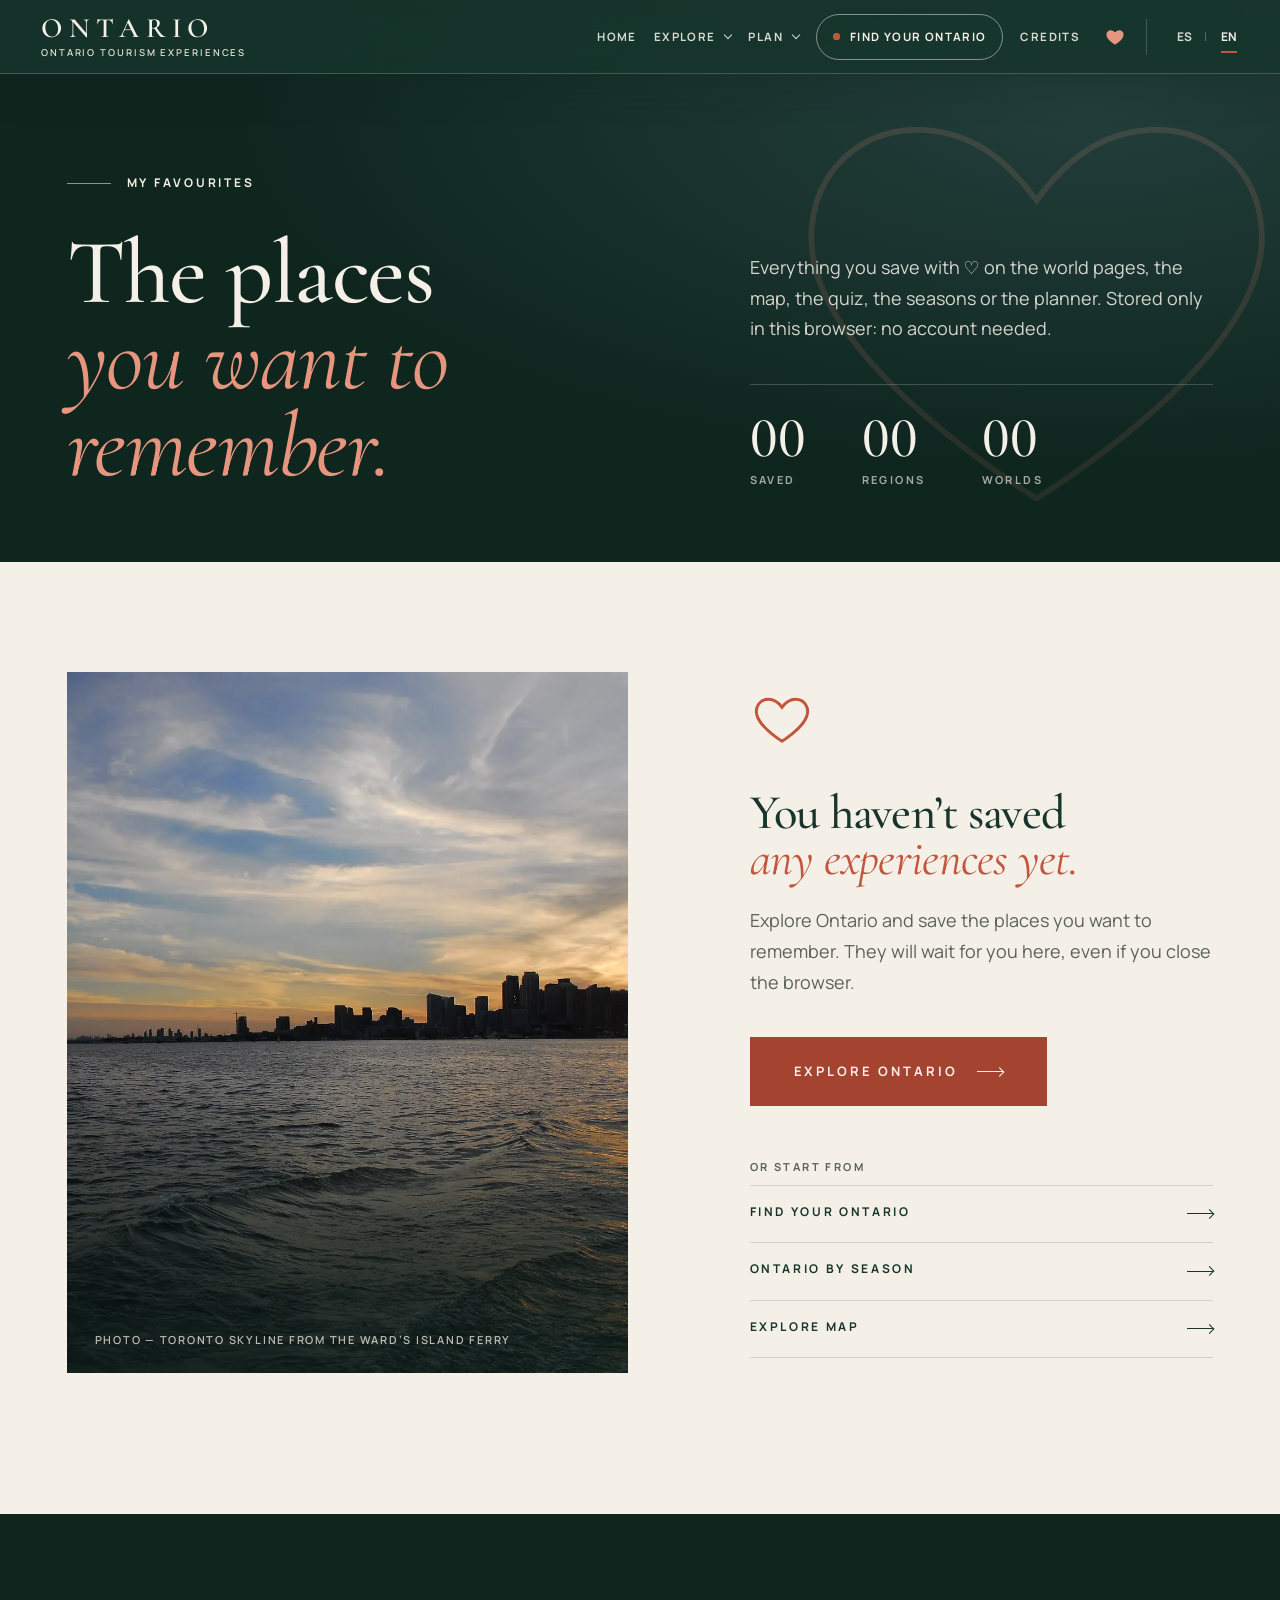
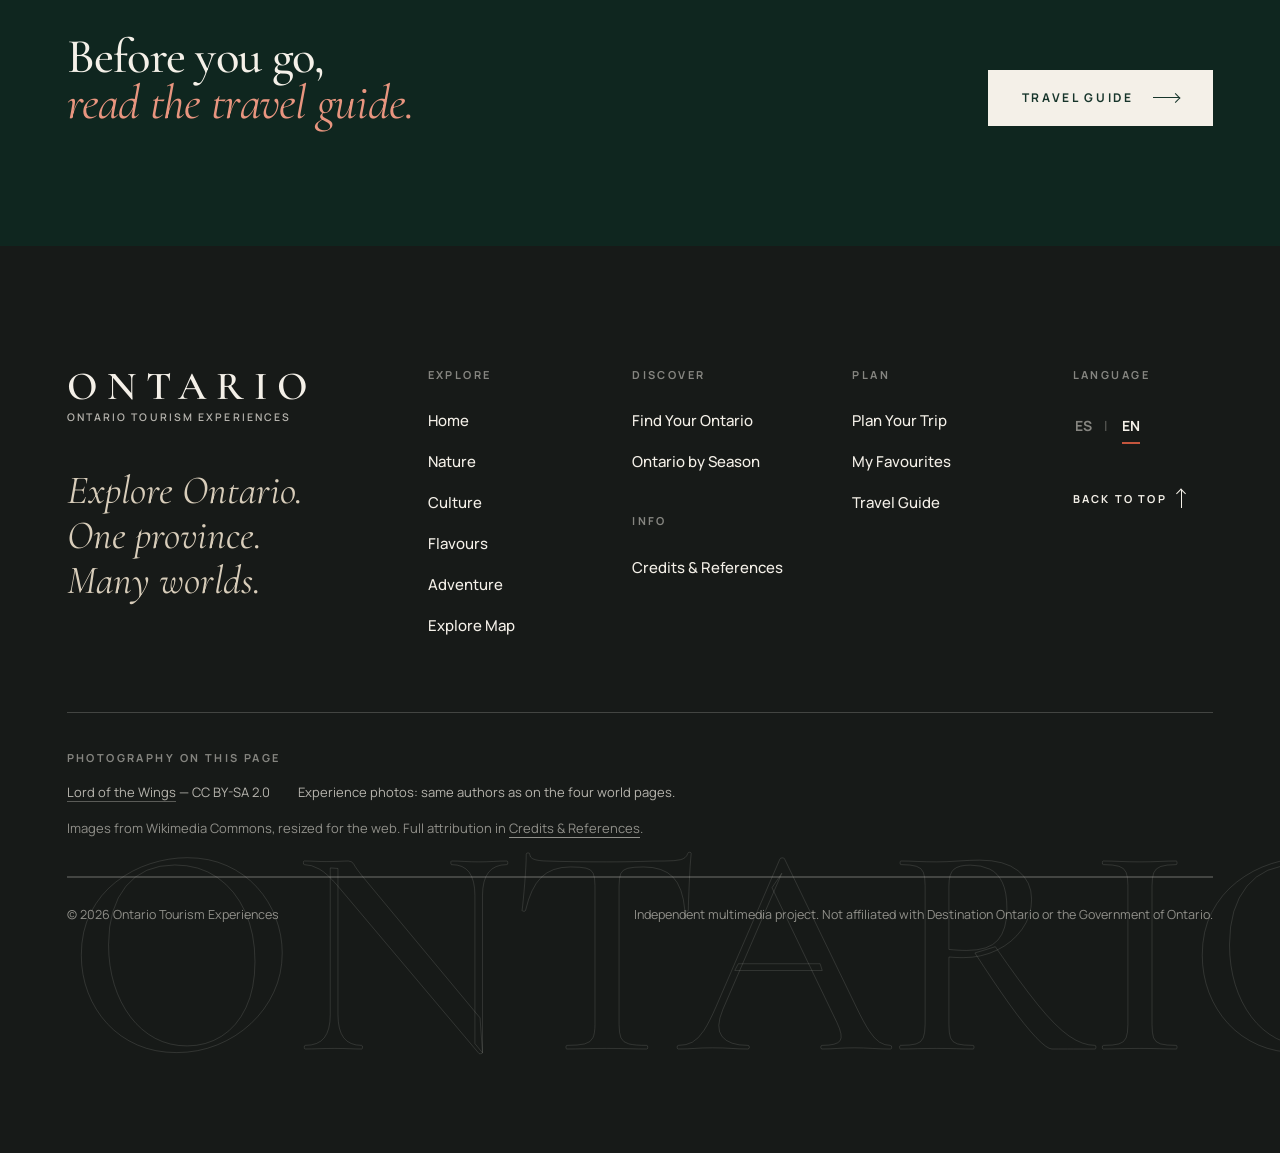
<file: favourites.html>
<!DOCTYPE html>
<html lang="en">
<head>
  <meta charset="UTF-8">
  <meta name="viewport" content="width=device-width, initial-scale=1">
  <title>My Favourites — Ontario Tourism Experiences</title>
  <meta name="description" content="The Ontario experiences you saved while exploring this guide, ready to plan a trip or see on the map." data-i18n-attr="content:meta.favourites">
  <meta name="theme-color" content="#17352B">

  <!-- Early language flag (same snippet on every page) -->
  <script>
    (function () {
      var d = document.documentElement;
      d.classList.add('js');
      try {
        var l = (location.search.match(/[?&]lang=(es|en)/) || [])[1] || localStorage.getItem('ote-lang');
        if (l === 'es') { d.lang = 'es'; d.classList.add('i18n-pending'); }
      } catch (e) {}
      setTimeout(function () { d.classList.remove('i18n-pending'); }, 1500);
    })();
  </script>

  <link rel="preconnect" href="https://fonts.googleapis.com">
  <link rel="preconnect" href="https://fonts.gstatic.com" crossorigin>
  <link rel="stylesheet" href="https://fonts.googleapis.com/css2?family=Cormorant+Garamond:ital,wght@0,400;0,500;0,600;1,400;1,500&family=Manrope:wght@400;500;600;700&display=swap">
  <link rel="stylesheet" href="css/style.css">

  <script src="js/language.js" defer></script>
  <script src="js/worlds-i18n.js" defer></script>
  <script src="js/experiences.js" defer></script>
  <script src="js/favourites.js" defer></script>
  <script src="js/cards.js" defer></script>
  <script src="js/favourites-page.js" defer></script>
  <script src="js/main.js" defer></script>
</head>

<body id="top" data-page="favourites" data-page-title="title.favourites">

  <a class="skip-link" href="#main" data-i18n="nav.skip">Skip to content</a>

  <!-- Shared header (rendered by js/main.js) -->
  <div data-component="site-header"></div>

  <noscript><p class="noscript">This experience needs JavaScript enabled. / Esta experiencia necesita JavaScript activado.</p></noscript>

  <main id="main">

    <!-- =====================================================
         INTRO — counters update live (js/favourites-page.js)
         ===================================================== -->
    <header class="atlas-head atlas-head--plain favs-head" aria-labelledby="favs-title">
      <svg class="favs-head__heart" viewBox="0 0 24 24" aria-hidden="true" focusable="false"><path d="M12 20.3s-7.4-4.5-9.2-9.1C1.5 7.9 3.5 4.6 6.9 4.6c2.1 0 3.7 1.1 5.1 3 1.4-1.9 3-3 5.1-3 3.4 0 5.4 3.3 4.1 6.6-1.8 4.6-9.2 9.1-9.2 9.1z"/></svg>
      <div class="atlas-head__text">
        <p class="eyebrow reveal" data-i18n="favs.eyebrow">My Favourites</p>
        <h1 class="display-xl reveal reveal--title" style="--d:1" id="favs-title" data-i18n-html="favs.title"></h1>
      </div>
      <div class="atlas-head__side">
        <p class="lede reveal" style="--d:2" data-i18n="favs.lede"></p>
        <ul class="stats" data-stagger>
          <li><span class="stats__num" data-fav-total>00</span><span class="stats__label" data-i18n="favs.s1">Saved</span></li>
          <li><span class="stats__num" data-fav-regions>00</span><span class="stats__label" data-i18n="favs.s2">Regions</span></li>
          <li><span class="stats__num" data-fav-worlds>00</span><span class="stats__label" data-i18n="favs.s3">Worlds</span></li>
        </ul>
      </div>
    </header>

    <section class="favs" data-favourites aria-labelledby="favs-list-title">
      <!-- With favourites -->
      <div class="favs__full" data-fav-full hidden>
        <div class="favs__bar">
          <div>
            <h2 class="favs__title" id="favs-list-title" data-i18n="favs.listTitle">Your saved experiences</h2>
            <p class="favs__hint" data-i18n="favs.hint"></p>
          </div>
          <div class="favs__actions">
            <a class="btn" href="plan-your-trip.html?favs=1" data-fav-plan><span class="btn__label"><span data-i18n="favs.plan">Plan with my favourites</span></span><span class="arrow" aria-hidden="true"></span></a>
            <a class="link-arrow" href="map.html" data-fav-map><span data-i18n="favs.map">View on map</span><span class="map-pin-icon" aria-hidden="true"></span></a>
          </div>
        </div>
        <div class="favs__grid" data-fav-grid></div>
        <p class="favs__storage" data-i18n="favs.storage"></p>
      </div>

      <!-- Empty state -->
      <div class="favs-empty" data-fav-empty hidden>
        <figure class="favs-empty__media">
          <img src="images/home/bridge-toronto-islands-ferry.webp" width="1600" height="1067" alt="" loading="lazy" decoding="async">
          <figcaption class="photo-caption"><span data-i18n="common.photo">Photo</span> — <span data-i18n="favs.empty.photo"></span></figcaption>
        </figure>
        <div class="favs-empty__text">
          <svg class="favs-empty__heart" viewBox="0 0 24 24" aria-hidden="true" focusable="false"><path d="M12 20.3s-7.4-4.5-9.2-9.1C1.5 7.9 3.5 4.6 6.9 4.6c2.1 0 3.7 1.1 5.1 3 1.4-1.9 3-3 5.1-3 3.4 0 5.4 3.3 4.1 6.6-1.8 4.6-9.2 9.1-9.2 9.1z"/></svg>
          <h2 class="display-md" data-i18n-html="favs.empty.title"></h2>
          <p class="favs-empty__lede" data-i18n="favs.empty.text"></p>
          <a class="btn btn--large" href="index.html#worlds"><span class="btn__label"><span data-i18n="favs.empty.cta">Explore Ontario</span></span><span class="arrow" aria-hidden="true"></span></a>
          <p class="favs-empty__or" data-i18n="favs.empty.or">Or start from</p>
          <ul class="favs-empty__links">
            <li><a class="link-arrow" href="find-your-ontario.html"><span data-i18n="nav.quiz">Find Your Ontario</span><span class="arrow" aria-hidden="true"></span></a></li>
            <li><a class="link-arrow" href="seasons.html"><span data-i18n="nav.seasons">Ontario by Season</span><span class="arrow" aria-hidden="true"></span></a></li>
            <li><a class="link-arrow" href="map.html"><span data-i18n="nav.map">Explore Map</span><span class="arrow" aria-hidden="true"></span></a></li>
          </ul>
        </div>
      </div>
    </section>

    <section class="page-next" aria-labelledby="favs-next-title">
      <h2 class="display-md reveal" id="favs-next-title" data-i18n-html="favs.next.title"></h2>
      <div class="page-next__links reveal" style="--d:1">
        <a class="btn btn--light" href="travel-guide.html"><span class="btn__label"><span data-i18n="nav.guide">Travel Guide</span></span><span class="arrow" aria-hidden="true"></span></a>
      </div>
    </section>

  </main>

  <!-- Photo credits for this page (inserted into the footer) -->
  <template id="page-credits">
    <li><a href="https://commons.wikimedia.org/wiki/File:Toronto_Skyline_from_Ward%27s_Island_Ferry_(19745155876).jpg" target="_blank" rel="noopener">Lord of the Wings</a> — CC BY-SA 2.0</li>
    <li><span data-i18n="credits.results">Experience photos: same authors as on the four world pages.</span></li>
  </template>

  <!-- Shared footer (rendered by js/main.js) -->
  <div data-component="site-footer"></div>

</body>
</html>
</file>
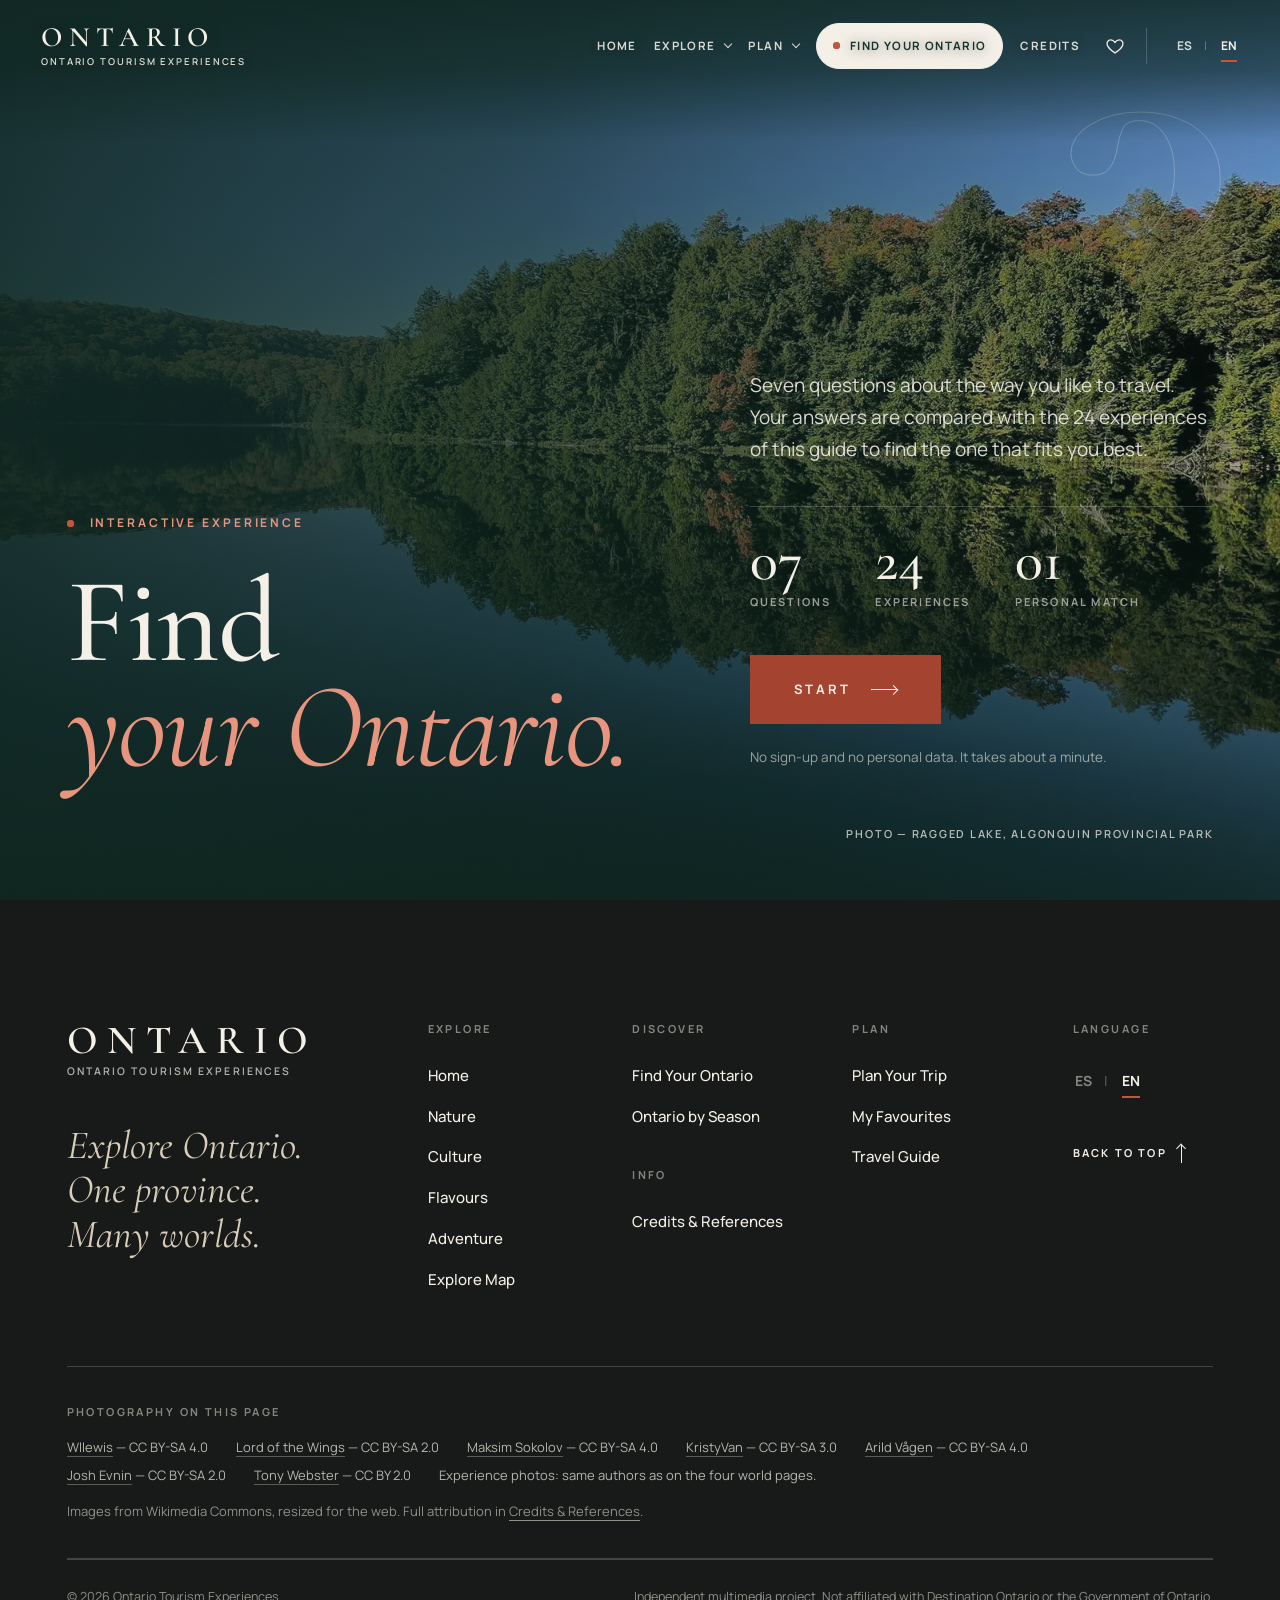
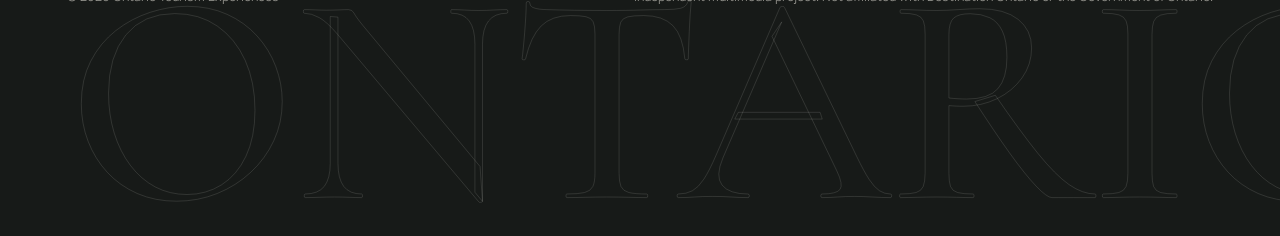
<file: find-your-ontario.html>
<!DOCTYPE html>
<html lang="en">
<head>
  <meta charset="UTF-8">
  <meta name="viewport" content="width=device-width, initial-scale=1">
  <title>Find Your Ontario — Ontario Tourism Experiences</title>
  <meta name="description" content="Answer seven questions and discover which of our 24 Ontario experiences matches the way you like to travel." data-i18n-attr="content:meta.quiz">
  <meta name="theme-color" content="#17352B">

  <!-- Early language flag (same snippet on every page) -->
  <script>
    (function () {
      var d = document.documentElement;
      d.classList.add('js');
      try {
        var l = (location.search.match(/[?&]lang=(es|en)/) || [])[1] || localStorage.getItem('ote-lang');
        if (l === 'es') { d.lang = 'es'; d.classList.add('i18n-pending'); }
      } catch (e) {}
      setTimeout(function () { d.classList.remove('i18n-pending'); }, 1500);
    })();
  </script>

  <link rel="preconnect" href="https://fonts.googleapis.com">
  <link rel="preconnect" href="https://fonts.gstatic.com" crossorigin>
  <link rel="stylesheet" href="https://fonts.googleapis.com/css2?family=Cormorant+Garamond:ital,wght@0,400;0,500;0,600;1,400;1,500&family=Manrope:wght@400;500;600;700&display=swap">
  <link rel="preload" as="image" href="images/home/quiz-ragged-lake.webp" type="image/webp" fetchpriority="high">
  <link rel="stylesheet" href="css/style.css">

  <script src="js/language.js" defer></script>
  <script src="js/worlds-i18n.js" defer></script>
  <script src="js/experiences.js" defer></script>
  <script src="js/favourites.js" defer></script>
  <script src="js/quiz.js" defer></script>
  <script src="js/main.js" defer></script>
</head>

<body id="top" data-page="quiz" data-page-title="title.quiz" data-nav="transparent">

  <a class="skip-link" href="#main" data-i18n="nav.skip">Skip to content</a>

  <!-- Shared header (rendered by js/main.js) -->
  <div data-component="site-header"></div>

  <noscript><p class="noscript">This experience needs JavaScript enabled. / Esta experiencia necesita JavaScript activado.</p></noscript>

  <main id="main">
    <!-- =====================================================
         FIND YOUR ONTARIO — intro → 7 questions → result
         Each step is a full scene over a photograph (js/quiz.js)
         ===================================================== -->
    <div class="quiz" data-quiz data-step="intro">
      <div class="quiz__bg" aria-hidden="true">
        <img class="is-active" src="images/home/quiz-ragged-lake.webp" width="1600" height="1200" alt="" decoding="async" fetchpriority="high">
        <img alt="" decoding="async">
      </div>
      <div class="quiz__shade" aria-hidden="true"></div>

      <div class="quiz__stage">
        <!-- INTRO -->
        <section class="quiz-intro" aria-labelledby="quiz-title">
          <span class="quiz-intro__mark" aria-hidden="true">?</span>
          <div class="quiz-intro__head">
            <p class="eyebrow eyebrow--accent"><span class="pulse-dot" aria-hidden="true"></span><span data-i18n="quiz.intro.eyebrow">Interactive experience</span></p>
            <h1 class="display-xl" id="quiz-title" data-i18n-html="quiz.intro.title">Find<br><em>your Ontario.</em></h1>
          </div>
          <div class="quiz-intro__body">
            <p class="lede" data-i18n="quiz.intro.lede"></p>
            <dl class="fyo__meta">
              <div><dt data-i18n="home.fyo.m1">Questions</dt><dd>07</dd></div>
              <div><dt data-i18n="home.fyo.m2">Experiences</dt><dd>24</dd></div>
              <div><dt data-i18n="home.fyo.m3">Personal match</dt><dd>01</dd></div>
            </dl>
            <button type="button" class="btn btn--large btn--glow" data-quiz-start>
              <span class="btn__label"><span data-i18n="quiz.intro.start">Start</span></span>
              <span class="arrow" aria-hidden="true"></span>
            </button>
            <p class="quiz-intro__note" data-i18n="quiz.intro.note"></p>
          </div>
          <p class="photo-caption quiz-intro__caption"><span data-i18n="common.photo">Photo</span> — <span data-i18n="quiz.intro.photo">Ragged Lake, Algonquin Provincial Park</span></p>
        </section>
        <!-- Questions and result are rendered here -->
      </div>

      <p class="sr-only quiz__live" aria-live="polite"></p>
    </div>
  </main>

  <!-- Photo credits for this page (inserted into the footer) -->
  <template id="page-credits">
    <li><a href="https://commons.wikimedia.org/wiki/File:Ragged_Lake_mirror.jpg" target="_blank" rel="noopener">Wllewis</a> — CC BY-SA 4.0</li>
    <li><a href="https://commons.wikimedia.org/wiki/File:Toronto_Skyline_from_Ward%27s_Island_Ferry_(19745155876).jpg" target="_blank" rel="noopener">Lord of the Wings</a> — CC BY-SA 2.0</li>
    <li><a href="https://commons.wikimedia.org/wiki/File:Sunset_in_Algolquin_Provincial_Park.jpg" target="_blank" rel="noopener">Maksim Sokolov</a> — CC BY-SA 4.0</li>
    <li><a href="https://commons.wikimedia.org/wiki/File:Barosaurus,_Royal_Ontario_Museum,_side.jpg" target="_blank" rel="noopener">KristyVan</a> — CC BY-SA 3.0</li>
    <li><a href="https://commons.wikimedia.org/wiki/File:Kensington_Market_Toronto_August_2017_04.jpg" target="_blank" rel="noopener">Arild Vågen</a> — CC BY-SA 4.0</li>
    <li><a href="https://commons.wikimedia.org/wiki/File:Centre_Island_Beach_Toronto_2010.jpg" target="_blank" rel="noopener">Josh Evnin</a> — CC BY-SA 2.0</li>
    <li><a href="https://commons.wikimedia.org/wiki/File:Fall_Colors_at_Algonquin_Provincial_Park,_Canada_-_Autumn_on_Lake_of_Two_Rivers_(29648245373).jpg" target="_blank" rel="noopener">Tony Webster</a> — CC BY 2.0</li>
    <li><span data-i18n="credits.results">Experience photos: same authors as on the four world pages.</span></li>
  </template>

  <!-- Shared footer (rendered by js/main.js) -->
  <div data-component="site-footer"></div>

</body>
</html>
</file>
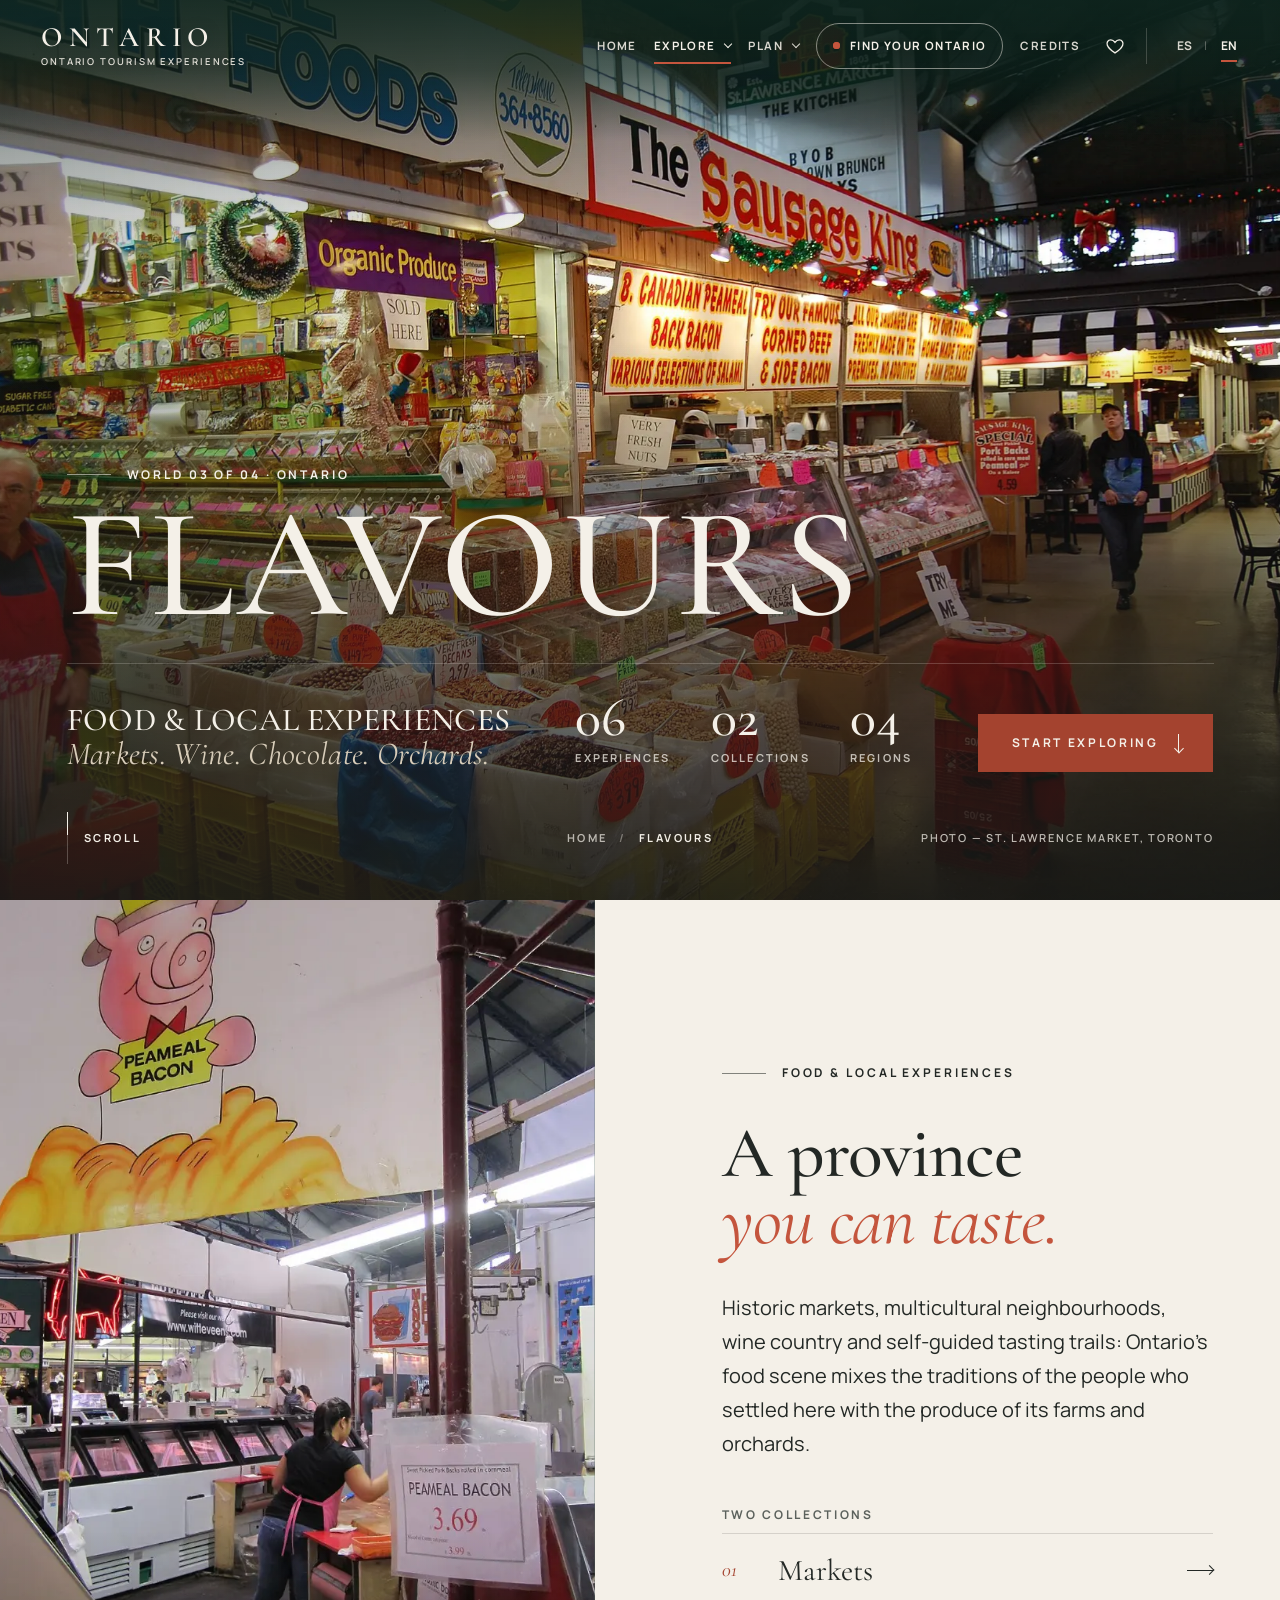
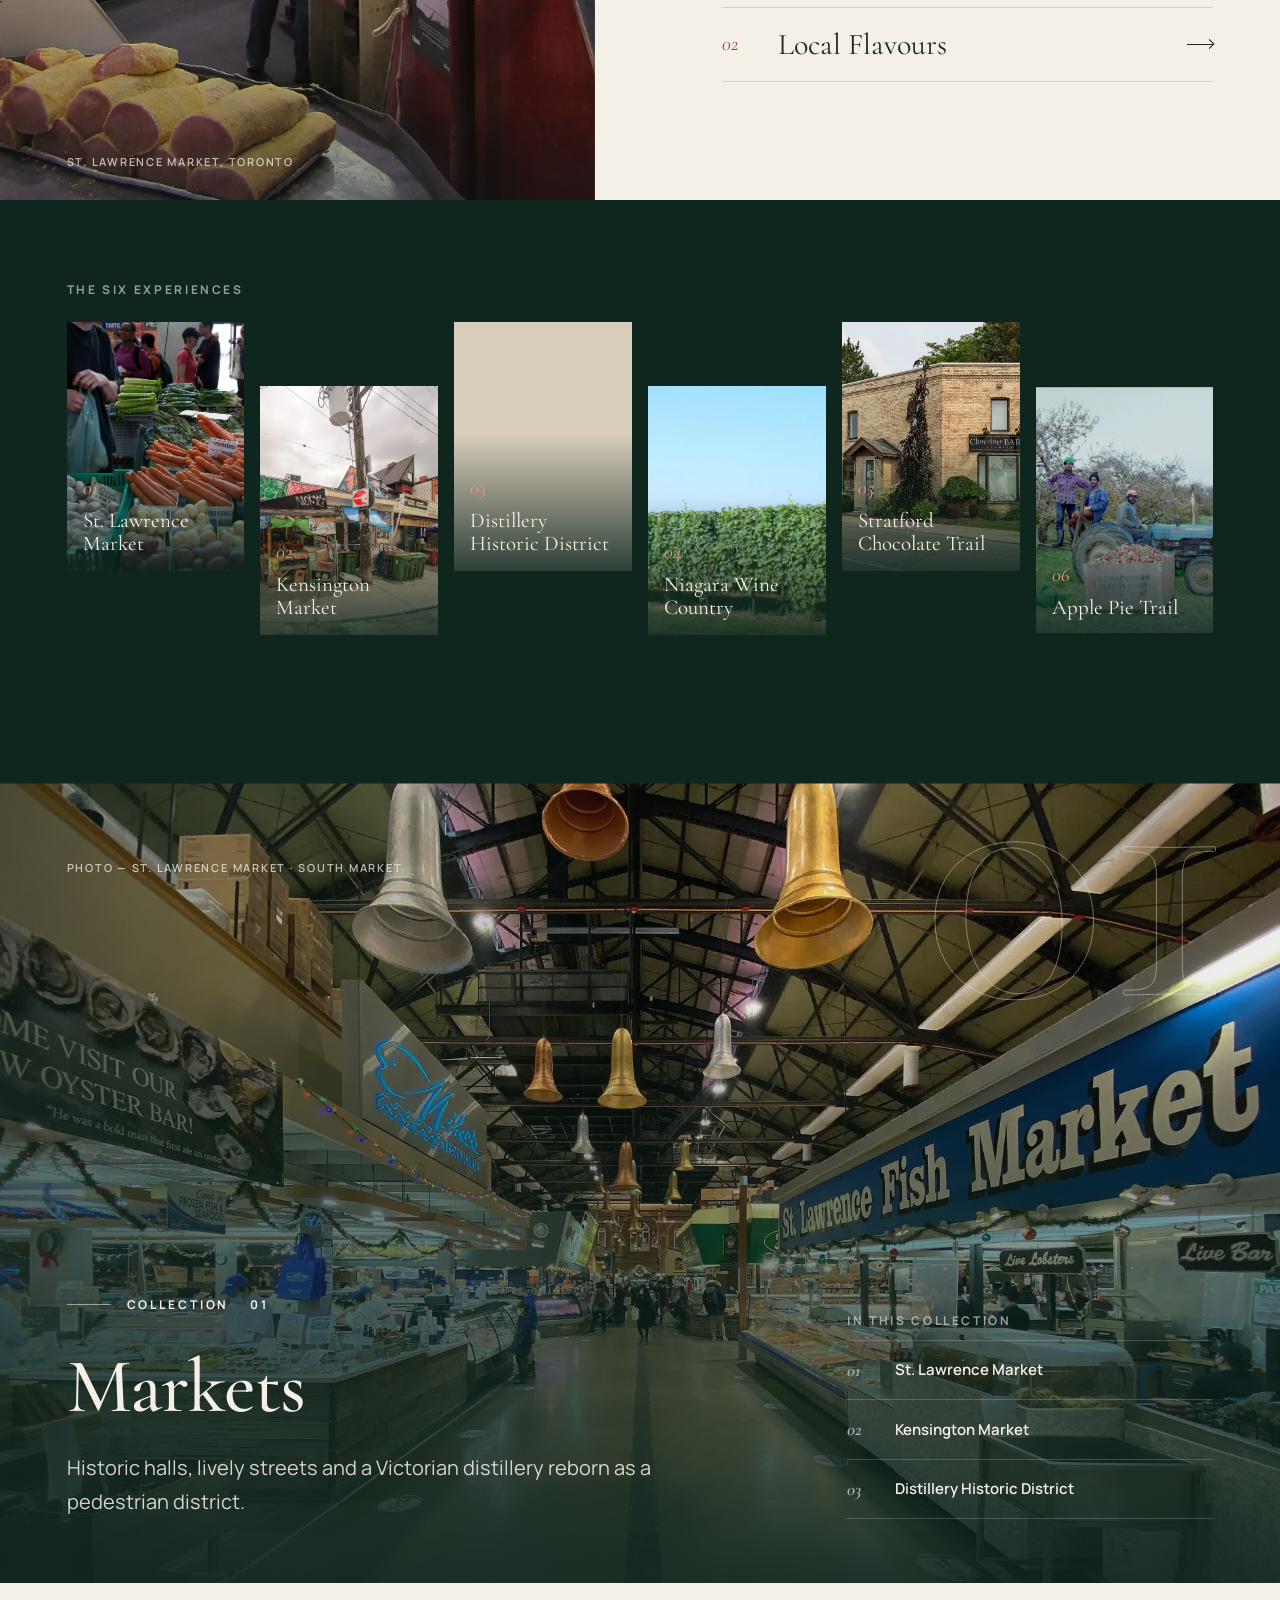
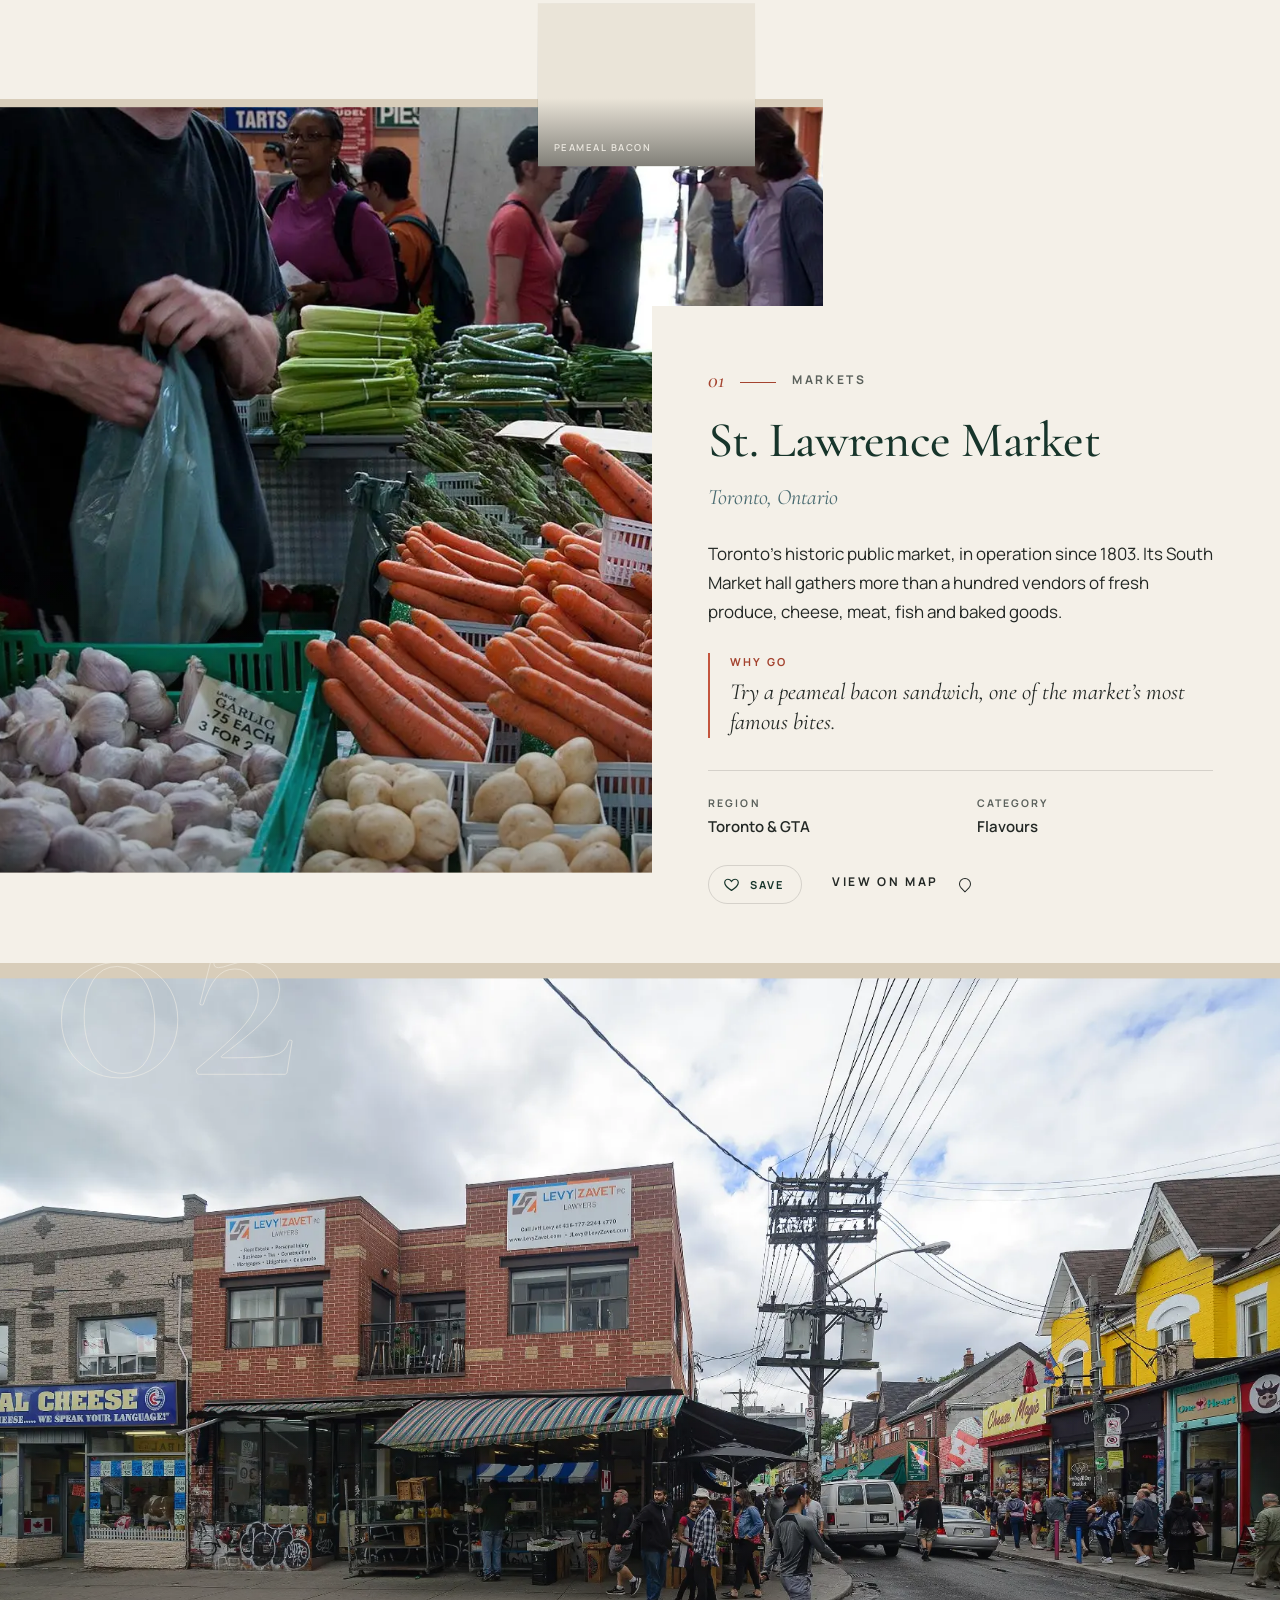
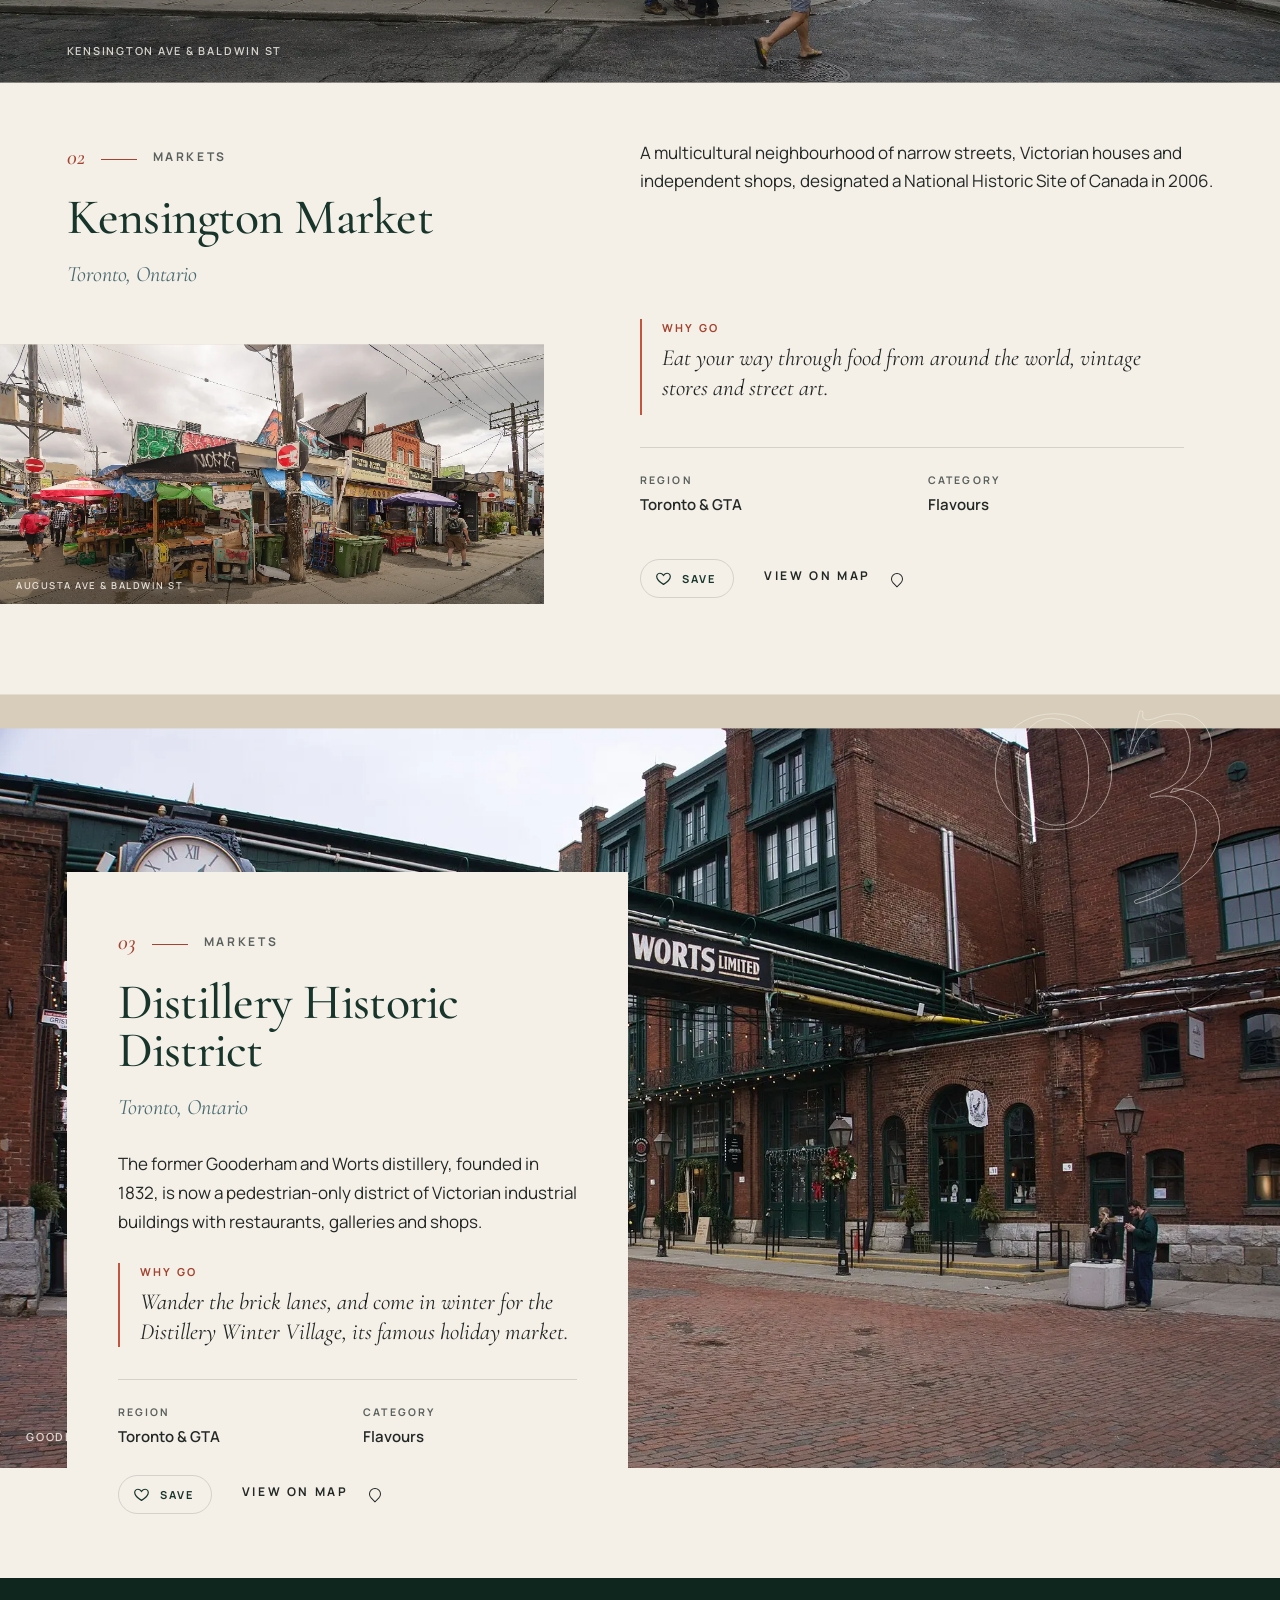
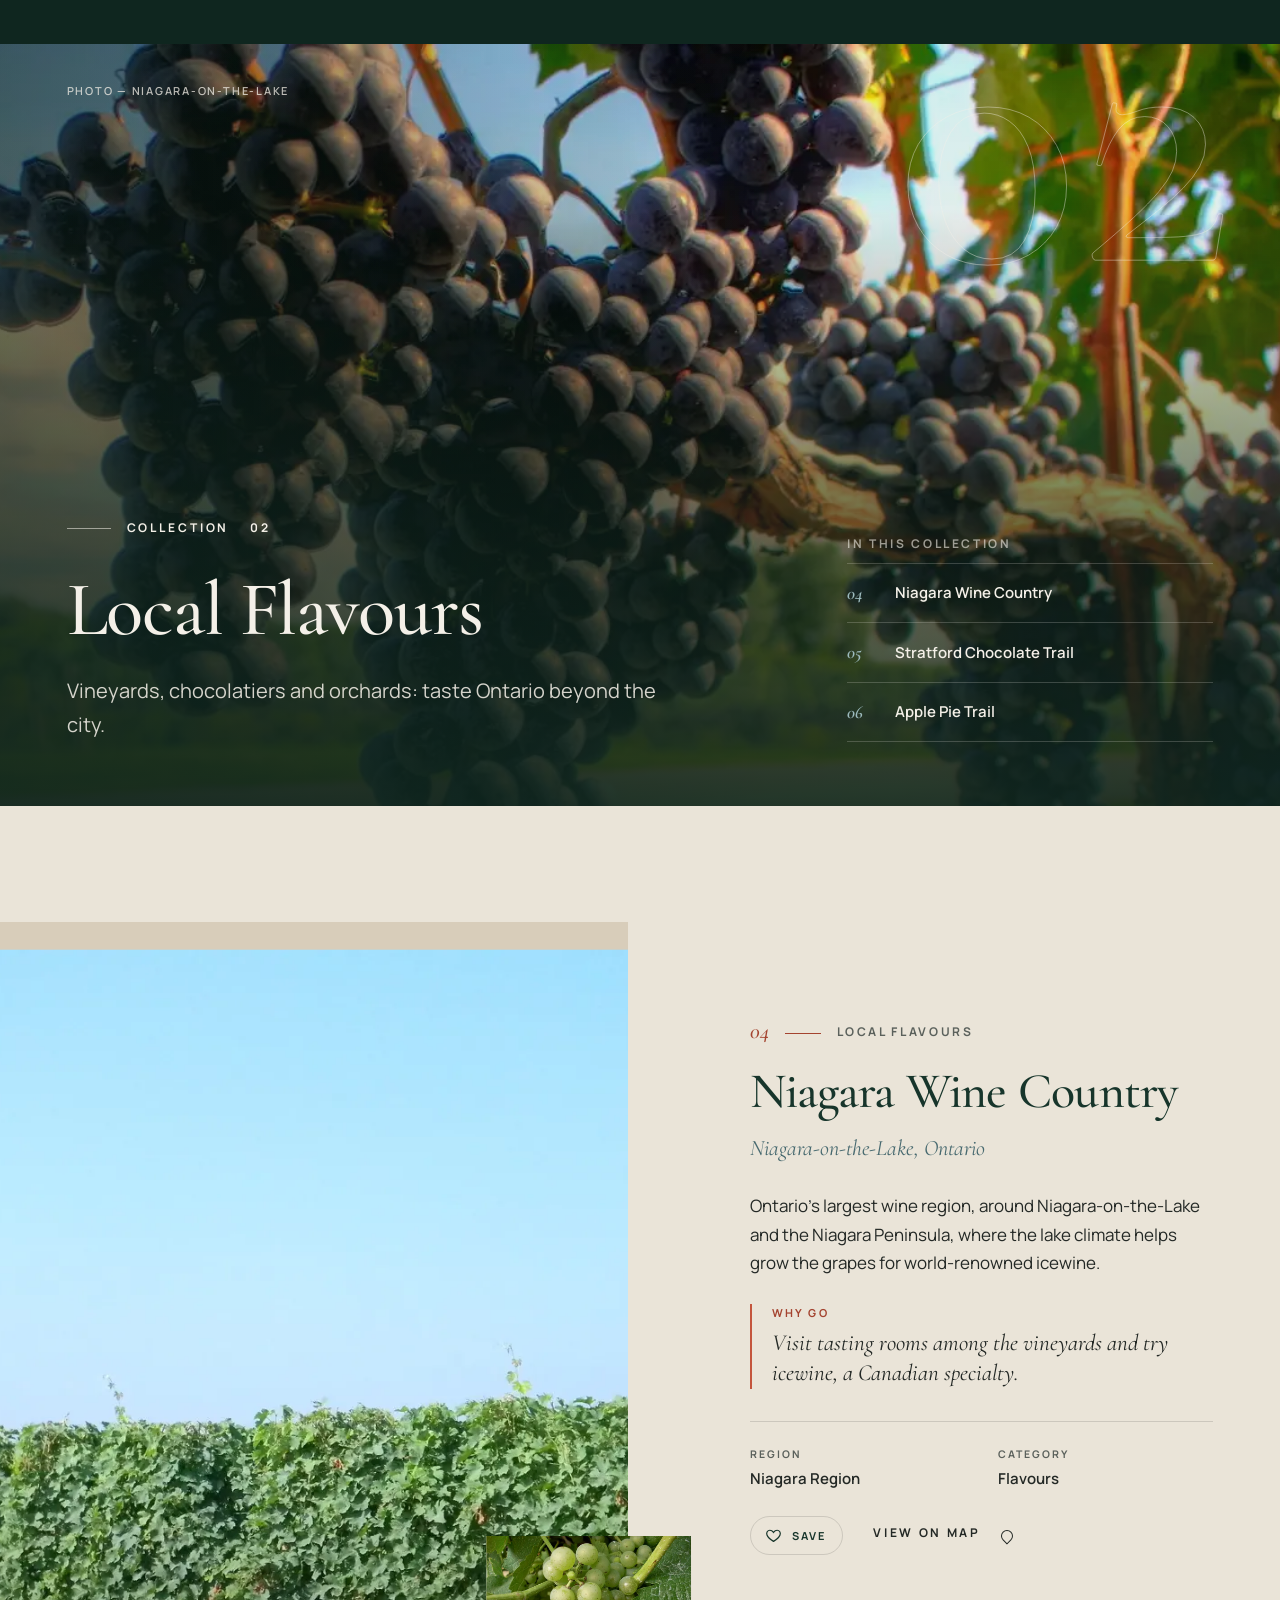
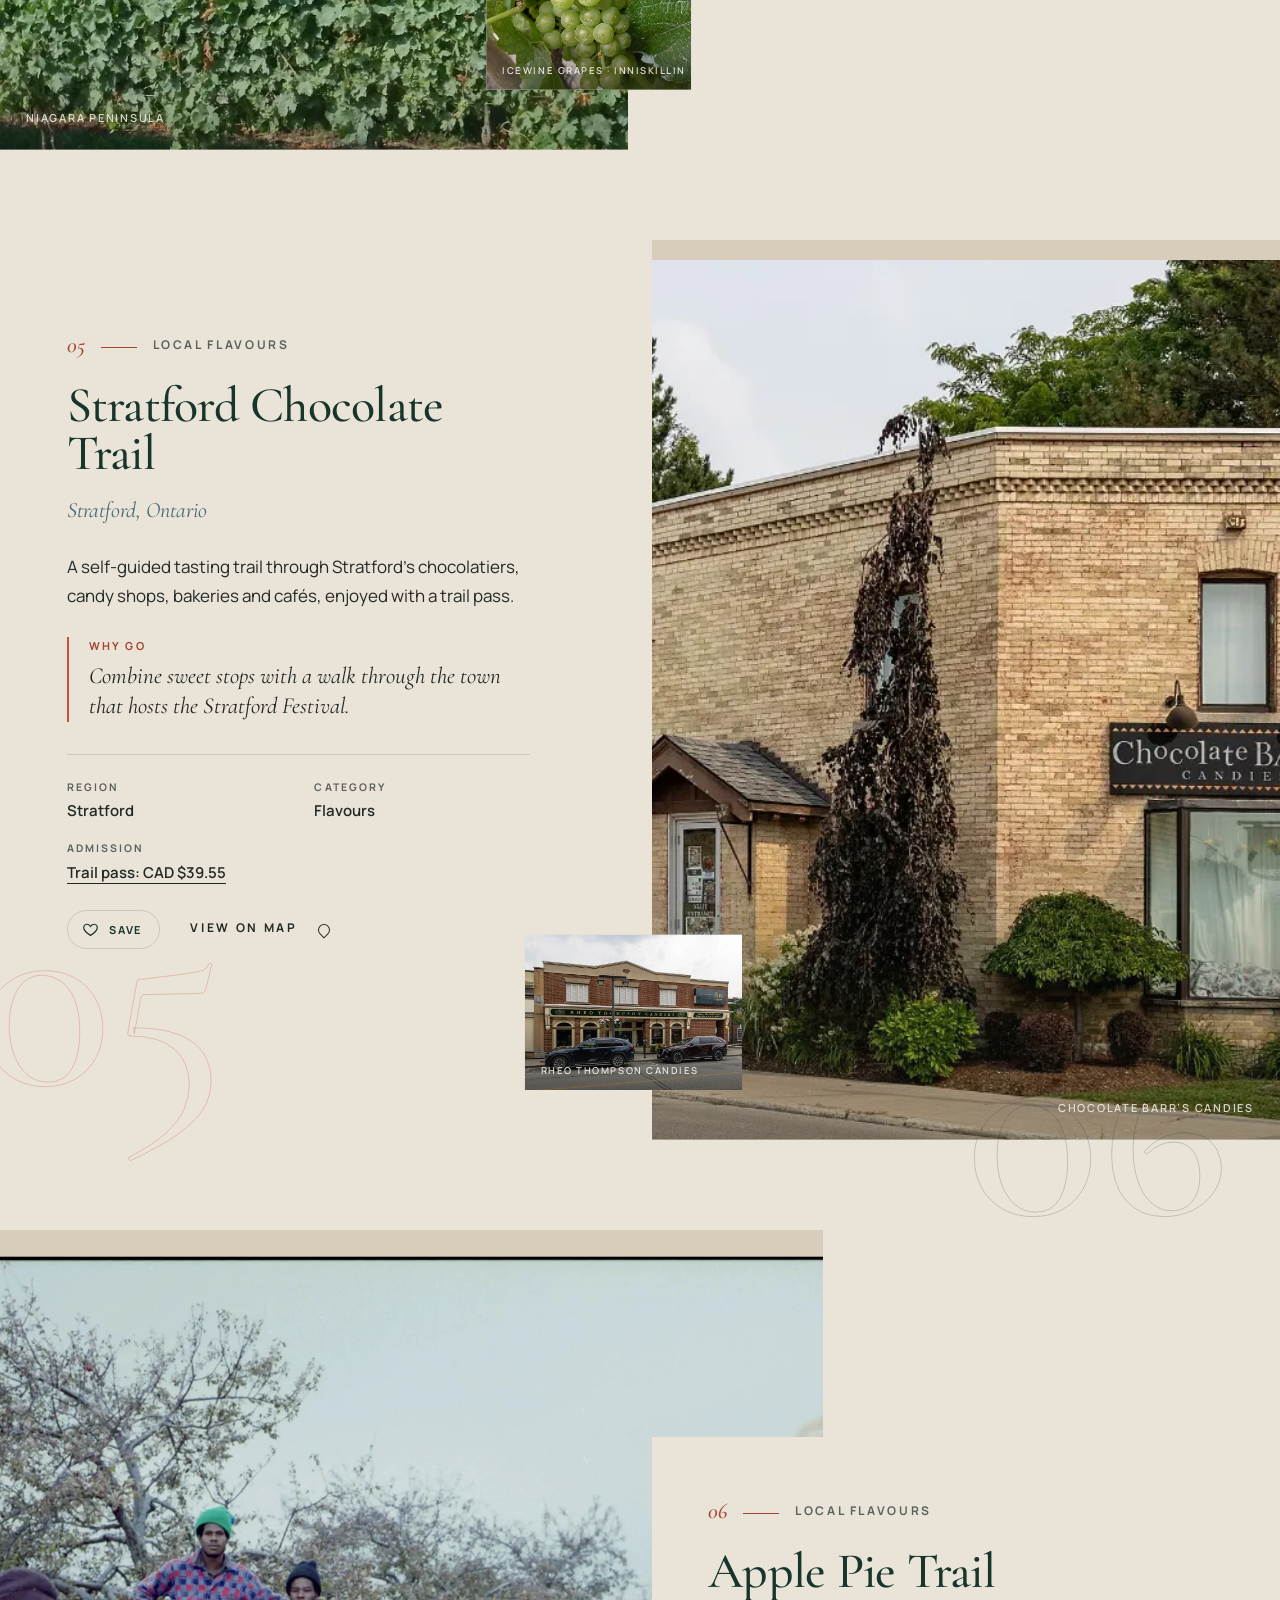
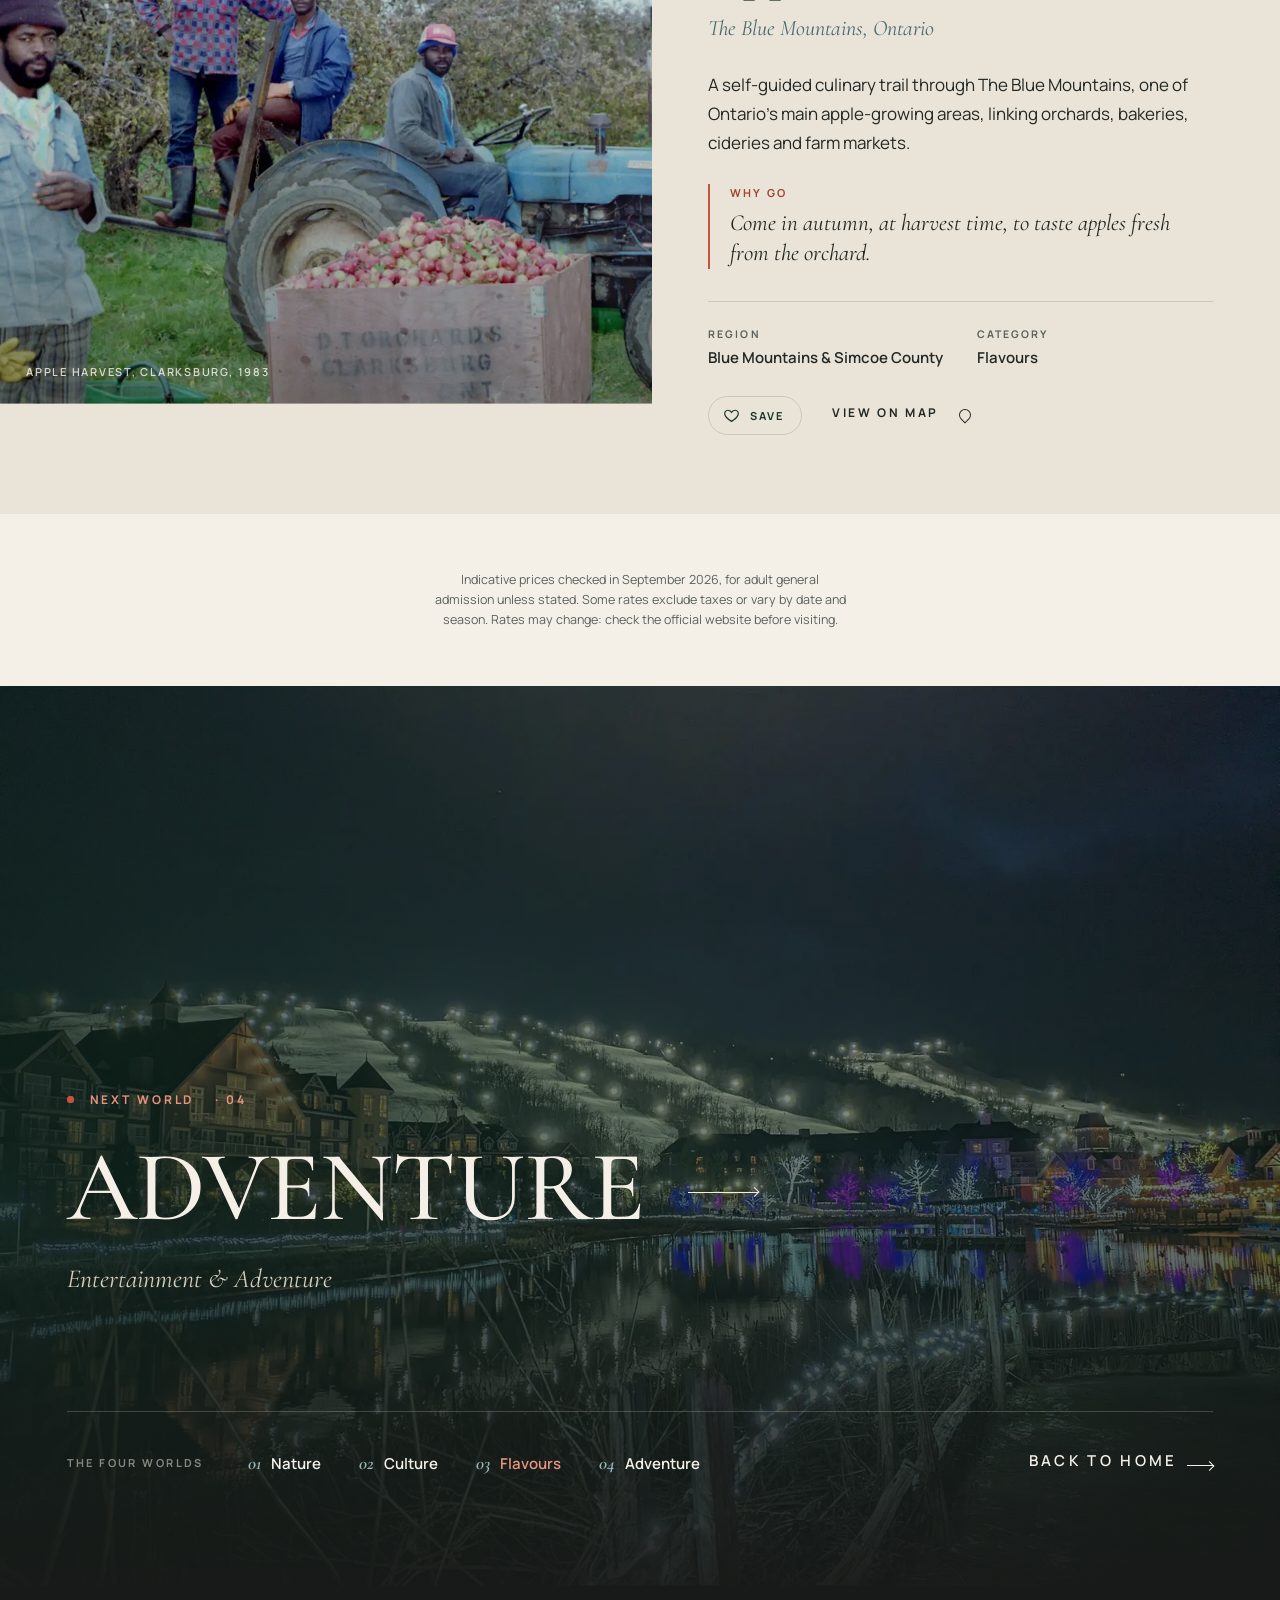
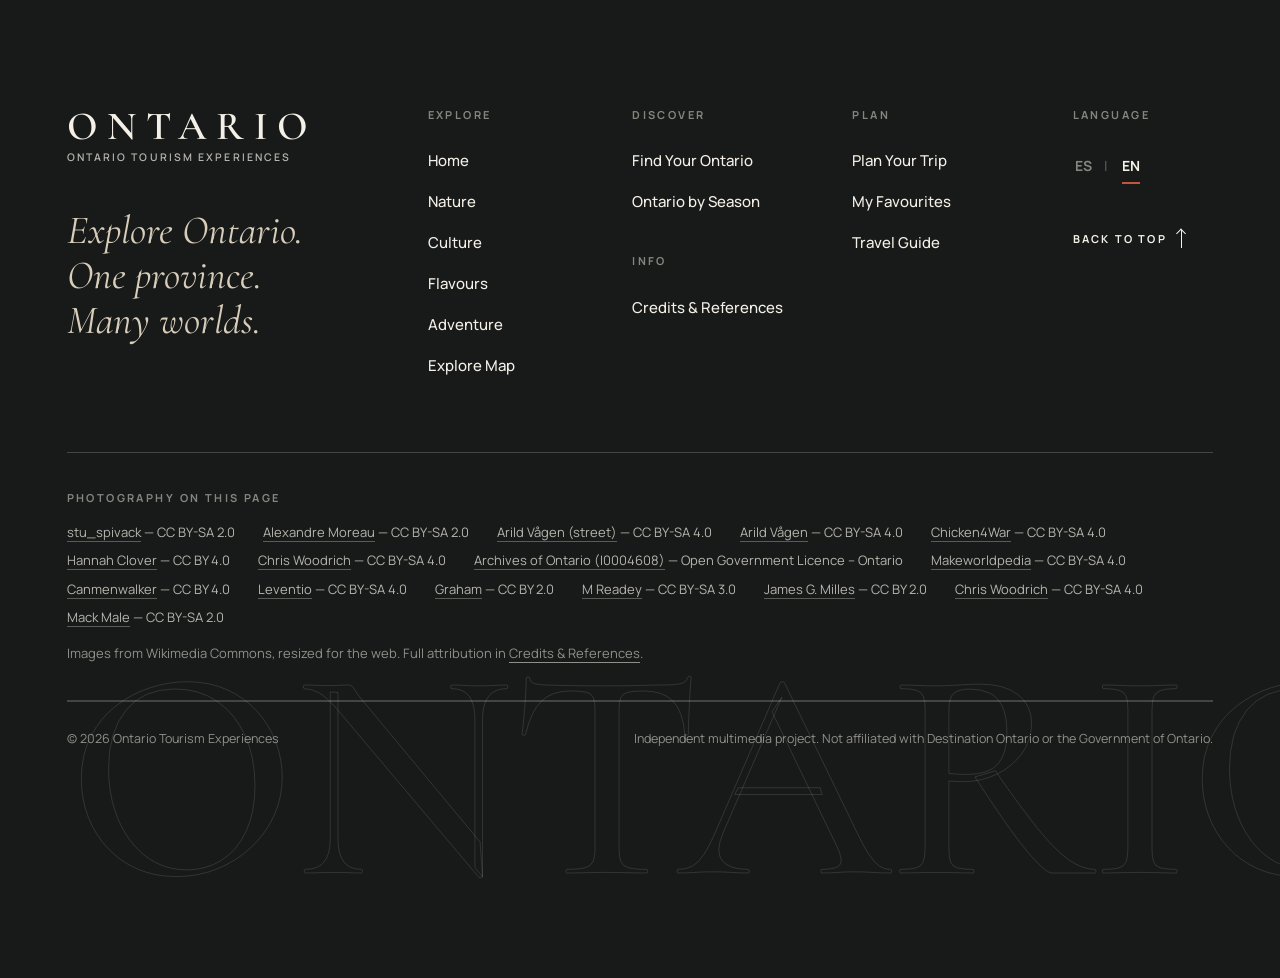
<file: food.html>
<!DOCTYPE html>
<html lang="en">
<head>
  <meta charset="UTF-8">
  <meta name="viewport" content="width=device-width, initial-scale=1">
  <title>Flavours — Ontario Tourism Experiences</title>
  <meta name="description" content="Six food experiences in Ontario: St. Lawrence Market, Kensington Market, Distillery Historic District, Niagara Wine Country, Stratford Chocolate Trail and Apple Pie Trail." data-i18n-attr="content:meta.flavours">
  <meta name="theme-color" content="#17352B">

  <!-- Early language flag (same snippet on every page) -->
  <script>
    (function () {
      var d = document.documentElement;
      d.classList.add('js');
      try {
        var l = (location.search.match(/[?&]lang=(es|en)/) || [])[1] || localStorage.getItem('ote-lang');
        if (l === 'es') { d.lang = 'es'; d.classList.add('i18n-pending'); }
      } catch (e) {}
      setTimeout(function () { d.classList.remove('i18n-pending'); }, 1500);
    })();
  </script>

  <link rel="preconnect" href="https://fonts.googleapis.com">
  <link rel="preconnect" href="https://fonts.gstatic.com" crossorigin>
  <link rel="stylesheet" href="https://fonts.googleapis.com/css2?family=Cormorant+Garamond:ital,wght@0,400;0,500;0,600;1,400;1,500&family=Manrope:wght@400;500;600;700&display=swap">
  <link rel="preload" as="image" href="images/flavours/hero-st-lawrence-market.webp" type="image/webp" fetchpriority="high">
  <link rel="stylesheet" href="css/style.css">

  <script src="js/language.js" defer></script>
  <script src="js/worlds-i18n.js" defer></script>
  <script src="js/experiences.js" defer></script>
  <script src="js/favourites.js" defer></script>
  <script src="js/main.js" defer></script>
</head>

<body id="top" data-page="flavours" data-page-title="title.flavours" data-nav="transparent">

  <a class="skip-link" href="#main" data-i18n="nav.skip">Skip to content</a>

  <!-- Shared header (rendered by js/main.js) -->
  <div data-component="site-header"></div>

  <noscript><p class="noscript">This experience needs JavaScript enabled. / Esta experiencia necesita JavaScript activado.</p></noscript>

  <main id="main">

    <!-- =====================================================
         HERO
         ===================================================== -->
    <section class="hero" aria-labelledby="page-title">
      <div class="hero__media">
        <img src="images/flavours/hero-st-lawrence-market.webp" width="1920" height="1277"
             alt="Colourful stalls of dried fruit, nuts and deli counters inside St. Lawrence Market, Toronto"
             data-i18n-attr="alt:flavours.hero.alt" fetchpriority="high" decoding="async">
      </div>
      <div class="hero__shade" aria-hidden="true"></div>

      <div class="hero__inner">
        <p class="hero__eyebrow eyebrow" data-i18n="world.eyebrow" data-i18n-vars='{"n":"03"}'>World 03 of 04 · Ontario</p>

        <h1 class="hero__title" id="page-title">
          <span class="hero__word hero__word--text"><span style="--i:0" data-i18n="cat.flavours">Flavours</span></span>
        </h1>

        <div class="hero__row">
          <p class="hero__tagline">
            <span data-i18n="section.food">Food &amp; Local Experiences</span>
            <em data-i18n="flavours.hero.tagline">Markets. Wine. Chocolate. Orchards.</em>
          </p>
          <ul class="page-stats">
            <li><strong>06</strong><span data-i18n="world.experiences">Experiences</span></li>
            <li><strong>02</strong><span data-i18n="world.collections">Collections</span></li>
            <li><strong>04</strong><span data-i18n="world.regions" data-i18n-vars='{"n":4}'>Regions</span></li>
          </ul>
          <a class="btn hero__cta" href="#markets">
            <span class="btn__label"><span data-i18n="world.start">Start exploring</span></span>
            <span class="arrow arrow--down" aria-hidden="true"></span>
          </a>
        </div>

        <div class="hero__bottom">
          <a class="scroll-cue" href="#intro" tabindex="-1" aria-hidden="true">
            <span class="scroll-cue__line"></span>
            <span data-i18n="home.hero.scroll">Scroll</span>
          </a>
          <nav class="crumbs" data-i18n-attr="aria-label:world.crumbs">
            <a href="index.html" data-i18n="nav.home">Home</a>
            <span class="crumbs__sep" aria-hidden="true">/</span>
            <span aria-current="page" data-i18n="cat.flavours">Flavours</span>
          </nav>
          <p class="photo-caption"><span data-i18n="common.photo">Photo</span> — St. Lawrence Market, Toronto</p>
        </div>
      </div>
    </section>

    <!-- =====================================================
         INTRO
         ===================================================== -->
    <section class="world-intro world-intro--split" id="intro" aria-labelledby="intro-title">
      <figure class="world-intro__media reveal-img">
        <img src="images/flavours/intro-st-lawrence-peameal.webp" width="1000" height="1334" loading="lazy" decoding="async"
             alt="" data-i18n-attr="alt:flavours.intro.alt" data-depth="-0.06">
        <figcaption class="photo-caption">St. Lawrence Market, Toronto</figcaption>
      </figure>
      <div class="world-intro__head">
        <p class="eyebrow reveal" data-i18n="section.food">Food &amp; Local Experiences</p>
        <h2 class="display-xl reveal reveal--title" style="--d:1" id="intro-title" data-i18n-html="flavours.intro.title">A province<br><em>you can taste.</em></h2>
      </div>
      <div class="world-intro__body">
        <p class="lede reveal" style="--d:2" data-i18n="flavours.intro.text"></p>
        <nav class="chapters reveal" style="--d:3" aria-labelledby="chapters-title">
          <p class="chapters__title" id="chapters-title" data-i18n="world.chapters">Two collections</p>
          <ol>
            <li><a href="#markets"><span class="chapters__num">01</span><span data-i18n="sub.markets">Markets</span><span class="arrow" aria-hidden="true"></span></a></li>
            <li><a href="#local-flavours"><span class="chapters__num">02</span><span data-i18n="sub.flavours">Local Flavours</span><span class="arrow" aria-hidden="true"></span></a></li>
          </ol>
        </nav>
      </div>
    </section>

    <!-- =====================================================
         CONTACT SHEET — the six experiences at a glance
         ===================================================== -->
    <nav class="film" aria-labelledby="film-title">
      <p class="film__title reveal" id="film-title" data-i18n="world.film">The six experiences</p>
      <ol data-stagger>
        <li><a href="#st-lawrence-market"><img src="images/home/flavours-st-lawrence-market.webp" width="1600" height="1094" loading="lazy" decoding="async" alt=""><span class="film__label"><span class="film__num">01</span><span class="film__name">St. Lawrence Market</span></span></a></li>
        <li><a href="#kensington-market"><img src="images/home/flavours-kensington-market.webp" width="1000" height="668" loading="lazy" decoding="async" alt=""><span class="film__label"><span class="film__num">02</span><span class="film__name">Kensington Market</span></span></a></li>
        <li><a href="#distillery-historic-district"><img src="images/home/flavours-distillery-district.webp" width="1000" height="667" loading="lazy" decoding="async" alt="" style="object-position: 24% center"><span class="film__label"><span class="film__num">03</span><span class="film__name">Distillery Historic District</span></span></a></li>
        <li><a href="#niagara-wine-country"><img src="images/flavours/niagara-vineyard.webp" width="1400" height="1050" loading="lazy" decoding="async" alt=""><span class="film__label"><span class="film__num">04</span><span class="film__name">Niagara Wine Country</span></span></a></li>
        <li><a href="#stratford-chocolate-trail"><img src="images/flavours/stratford-chocolate-trail.webp" width="1200" height="800" loading="lazy" decoding="async" alt="" style="object-position: 64% center"><span class="film__label"><span class="film__num">05</span><span class="film__name">Stratford Chocolate Trail</span></span></a></li>
        <li><a href="#apple-pie-trail"><img src="images/flavours/apple-pie-trail.webp" width="1920" height="1494" loading="lazy" decoding="async" alt=""><span class="film__label"><span class="film__num">06</span><span class="film__name">Apple Pie Trail</span></span></a></li>
      </ol>
    </nav>

    <!-- =====================================================
         COLLECTION 01 · MARKETS
         ===================================================== -->
    <section class="collection" id="markets" aria-labelledby="c1-title">
      <header class="collection__head">
        <figure class="collection__media reveal-img">
          <img src="images/flavours/opener-st-lawrence-south-market.webp" width="1920" height="1440" loading="lazy" decoding="async"
               alt="" data-i18n-attr="alt:flavours.c1.alt" data-depth="-0.08">
        </figure>
        <p class="photo-caption collection__caption"><span data-i18n="common.photo">Photo</span> — St. Lawrence Market · South Market</p>
        <span class="collection__num" aria-hidden="true" data-depth="0.1">01</span>
        <div class="collection__intro">
          <p class="eyebrow reveal"><span data-i18n="world.collection">Collection</span>&nbsp;01</p>
          <h2 class="display-lg reveal reveal--title" style="--d:1" id="c1-title" data-i18n="sub.markets">Markets</h2>
          <p class="lede reveal" style="--d:2" data-i18n="flavours.c1.lede"></p>
        </div>
        <nav class="collection__list reveal" style="--d:3" aria-labelledby="c1-list">
          <p class="chapters__title" id="c1-list" data-i18n="world.inCollection">In this collection</p>
          <ol data-stagger>
            <li><a href="#st-lawrence-market"><span class="collection__list-num">01</span>St. Lawrence Market<span class="arrow" aria-hidden="true"></span></a></li>
            <li><a href="#kensington-market"><span class="collection__list-num">02</span>Kensington Market<span class="arrow" aria-hidden="true"></span></a></li>
            <li><a href="#distillery-historic-district"><span class="collection__list-num">03</span>Distillery Historic District<span class="arrow" aria-hidden="true"></span></a></li>
          </ol>
        </nav>
      </header>

      <!-- 01 St. Lawrence Market -->
      <article class="exp exp--a" id="st-lawrence-market" aria-labelledby="exp-st-lawrence">
        <figure class="exp__media reveal-img">
          <img src="images/home/flavours-st-lawrence-market.webp" width="1600" height="1094" loading="lazy" decoding="async"
               alt="" data-i18n-attr="alt:home.worlds.flavours.alt" data-depth="-0.05">
        </figure>
        <figure class="world__shot reveal-img" style="--x: 42%; --y: -70px; --w: 17vw; --ar: 4 / 3; --d: 2" data-depth="0.07">
          <img src="images/flavours/peameal-bacon-sandwich.webp" width="800" height="600" loading="lazy" decoding="async"
               alt="" data-i18n-attr="alt:exp.stlawrence.detailAlt">
          <figcaption class="world__shot-cap">Peameal bacon</figcaption>
        </figure>
        <span class="exp__num" aria-hidden="true" data-depth="0.12">01</span>
        <div class="exp__body reveal">
          <p class="exp__meta"><span class="exp__index">01</span><span data-i18n="sub.markets">Markets</span></p>
          <h3 class="exp__title" id="exp-st-lawrence">St. Lawrence Market</h3>
          <p class="exp__place">Toronto, Ontario</p>
          <p class="exp__text" data-i18n="exp.stlawrence.text"></p>
          <p class="exp__why"><span class="exp__why-label" data-i18n="world.why">Why go</span><span class="exp__why-text" data-i18n="exp.stlawrence.why"></span></p>
          <dl class="exp__facts">
            <div><dt data-i18n="world.region">Region</dt><dd data-i18n="region.torontoShort"></dd></div>
            <div><dt data-i18n="world.category">Category</dt><dd data-i18n="cat.flavours"></dd></div>
          </dl>
        </div>
      </article>

      <!-- 02 Kensington Market -->
      <article class="exp exp--wide" id="kensington-market" aria-labelledby="exp-kensington">
        <figure class="exp__media reveal-img">
          <img src="images/flavours/kensington-market-street.webp" width="2000" height="1125" loading="lazy" decoding="async"
               alt="" data-i18n-attr="alt:exp.kensington.wideAlt" data-depth="-0.05">
          <figcaption class="exp__caption">Kensington Ave &amp; Baldwin St</figcaption>
        </figure>
        <span class="exp__num" aria-hidden="true" data-depth="0.1">02</span>
        <div class="exp__body reveal">
          <p class="exp__meta"><span class="exp__index">02</span><span data-i18n="sub.markets">Markets</span></p>
          <h3 class="exp__title" id="exp-kensington">Kensington Market</h3>
          <p class="exp__place">Toronto, Ontario</p>
          <p class="exp__text" data-i18n="exp.kensington.text"></p>
          <p class="exp__why"><span class="exp__why-label" data-i18n="world.why">Why go</span><span class="exp__why-text" data-i18n="exp.kensington.why"></span></p>
          <dl class="exp__facts">
            <div><dt data-i18n="world.region">Region</dt><dd data-i18n="region.torontoShort"></dd></div>
            <div><dt data-i18n="world.category">Category</dt><dd data-i18n="cat.flavours"></dd></div>
          </dl>
          <figure class="exp__aside reveal-img">
            <img src="images/home/flavours-kensington-market.webp" width="1000" height="668" loading="lazy" decoding="async"
                 alt="" data-i18n-attr="alt:home.worlds.flavours.shot2">
            <figcaption class="world__shot-cap">Augusta Ave &amp; Baldwin St</figcaption>
          </figure>
        </div>
      </article>

      <!-- 03 Distillery Historic District -->
      <article class="exp exp--pano" id="distillery-historic-district" aria-labelledby="exp-distillery">
        <figure class="exp__media reveal-img">
          <img src="images/flavours/distillery-district-wide.webp" width="1920" height="1280" loading="lazy" decoding="async"
               alt="" data-i18n-attr="alt:home.worlds.flavours.shot1" data-depth="-0.05" style="object-position: center 45%">
          <figcaption class="exp__caption">Gooderham &amp; Worts</figcaption>
        </figure>
        <span class="exp__num" aria-hidden="true" data-depth="0.1">03</span>
        <div class="exp__body reveal">
          <p class="exp__meta"><span class="exp__index">03</span><span data-i18n="sub.markets">Markets</span></p>
          <h3 class="exp__title" id="exp-distillery">Distillery Historic District</h3>
          <p class="exp__place">Toronto, Ontario</p>
          <p class="exp__text" data-i18n="exp.distillery.text"></p>
          <p class="exp__why"><span class="exp__why-label" data-i18n="world.why">Why go</span><span class="exp__why-text" data-i18n="exp.distillery.why"></span></p>
          <dl class="exp__facts">
            <div><dt data-i18n="world.region">Region</dt><dd data-i18n="region.torontoShort"></dd></div>
            <div><dt data-i18n="world.category">Category</dt><dd data-i18n="cat.flavours"></dd></div>
          </dl>
        </div>
      </article>
    </section>

    <!-- =====================================================
         COLLECTION 02 · LOCAL FLAVOURS
         ===================================================== -->
    <section class="collection collection--alt" id="local-flavours" aria-labelledby="c2-title">
      <header class="collection__head">
        <figure class="collection__media reveal-img">
          <img src="images/flavours/opener-niagara-grapes.webp" width="2400" height="800" loading="lazy" decoding="async"
               alt="" data-i18n-attr="alt:flavours.c2.alt" data-depth="-0.08" style="object-position: 62% center">
        </figure>
        <p class="photo-caption collection__caption"><span data-i18n="common.photo">Photo</span> — Niagara-on-the-Lake</p>
        <span class="collection__num" aria-hidden="true" data-depth="0.1">02</span>
        <div class="collection__intro">
          <p class="eyebrow reveal"><span data-i18n="world.collection">Collection</span>&nbsp;02</p>
          <h2 class="display-lg reveal reveal--title" style="--d:1" id="c2-title" data-i18n="sub.flavours">Local Flavours</h2>
          <p class="lede reveal" style="--d:2" data-i18n="flavours.c2.lede"></p>
        </div>
        <nav class="collection__list reveal" style="--d:3" aria-labelledby="c2-list">
          <p class="chapters__title" id="c2-list" data-i18n="world.inCollection">In this collection</p>
          <ol data-stagger>
            <li><a href="#niagara-wine-country"><span class="collection__list-num">04</span>Niagara Wine Country<span class="arrow" aria-hidden="true"></span></a></li>
            <li><a href="#stratford-chocolate-trail"><span class="collection__list-num">05</span>Stratford Chocolate Trail<span class="arrow" aria-hidden="true"></span></a></li>
            <li><a href="#apple-pie-trail"><span class="collection__list-num">06</span>Apple Pie Trail<span class="arrow" aria-hidden="true"></span></a></li>
          </ol>
        </nav>
      </header>

      <!-- 04 Niagara Wine Country -->
      <article class="exp exp--b-flip" id="niagara-wine-country" aria-labelledby="exp-wine">
        <figure class="exp__media reveal-img">
          <img src="images/flavours/niagara-vineyard.webp" width="1400" height="1050" loading="lazy" decoding="async"
               alt="" data-i18n-attr="alt:exp.wine.alt" data-depth="-0.05">
          <figcaption class="exp__caption" data-i18n="exp.wine.caption">Niagara Peninsula</figcaption>
        </figure>
        <figure class="world__shot reveal-img" style="--x: 38%; --b: -60px; --w: 16vw; --ar: 4 / 3; --d: 2" data-depth="0.07">
          <img src="images/flavours/icewine-grapes-inniskillin.webp" width="800" height="600" loading="lazy" decoding="async"
               alt="" data-i18n-attr="alt:exp.wine.detailAlt">
          <figcaption class="world__shot-cap" data-i18n="exp.wine.detailCap">Icewine grapes · Inniskillin</figcaption>
        </figure>
        <span class="exp__num" aria-hidden="true" data-depth="0.1">04</span>
        <div class="exp__body reveal">
          <p class="exp__meta"><span class="exp__index">04</span><span data-i18n="sub.flavours">Local Flavours</span></p>
          <h3 class="exp__title" id="exp-wine">Niagara Wine Country</h3>
          <p class="exp__place">Niagara-on-the-Lake, Ontario</p>
          <p class="exp__text" data-i18n="exp.wine.text"></p>
          <p class="exp__why"><span class="exp__why-label" data-i18n="world.why">Why go</span><span class="exp__why-text" data-i18n="exp.wine.why"></span></p>
          <dl class="exp__facts">
            <div><dt data-i18n="world.region">Region</dt><dd data-i18n="region.niagara"></dd></div>
            <div><dt data-i18n="world.category">Category</dt><dd data-i18n="cat.flavours"></dd></div>
          </dl>
        </div>
      </article>

      <!-- 05 Stratford Chocolate Trail -->
      <article class="exp exp--c-flip" id="stratford-chocolate-trail" aria-labelledby="exp-chocolate">
        <figure class="exp__media reveal-img">
          <img src="images/flavours/stratford-chocolate-trail.webp" width="1200" height="800" loading="lazy" decoding="async"
               alt="" data-i18n-attr="alt:exp.chocolate.alt" data-depth="-0.05" style="object-position: 64% center">
          <figcaption class="exp__caption" style="left: auto; right: 26px">Chocolate Barr’s Candies</figcaption>
        </figure>
        <figure class="world__shot reveal-img" style="--x: 41%; --b: -50px; --w: 17vw; --ar: 800 / 572; --d: 2" data-depth="0.06">
          <img src="images/flavours/rheo-thompson-candies.webp" width="800" height="572" loading="lazy" decoding="async"
               alt="" data-i18n-attr="alt:exp.chocolate.detailAlt">
          <figcaption class="world__shot-cap">Rheo Thompson Candies</figcaption>
        </figure>
        <span class="exp__num" aria-hidden="true" data-depth="0.1">05</span>
        <div class="exp__body reveal">
          <p class="exp__meta"><span class="exp__index">05</span><span data-i18n="sub.flavours">Local Flavours</span></p>
          <h3 class="exp__title" id="exp-chocolate">Stratford Chocolate Trail</h3>
          <p class="exp__place">Stratford, Ontario</p>
          <p class="exp__text" data-i18n="exp.chocolate.text"></p>
          <p class="exp__why"><span class="exp__why-label" data-i18n="world.why">Why go</span><span class="exp__why-text" data-i18n="exp.chocolate.why"></span></p>
          <dl class="exp__facts">
            <div><dt data-i18n="world.region">Region</dt><dd data-i18n="region.stratford"></dd></div>
            <div><dt data-i18n="world.category">Category</dt><dd data-i18n="cat.flavours"></dd></div>
            <div><dt data-i18n="world.admission">Admission</dt><dd><a class="exp__price" href="https://www.visitstratford.ca/chocolatetrail/" target="_blank" rel="noopener" data-i18n="price.chocolate"></a></dd></div>
          </dl>
        </div>
      </article>

      <!-- 06 Apple Pie Trail -->
      <article class="exp exp--a" id="apple-pie-trail" aria-labelledby="exp-applepie">
        <figure class="exp__media reveal-img">
          <img src="images/flavours/apple-pie-trail.webp" width="1920" height="1494" loading="lazy" decoding="async"
               alt="" data-i18n-attr="alt:exp.applepie.alt" data-depth="-0.05">
          <figcaption class="exp__caption" data-i18n="exp.applepie.caption">Apple harvest, Clarksburg, 1983</figcaption>
        </figure>
        <span class="exp__num" aria-hidden="true" data-depth="0.12">06</span>
        <div class="exp__body reveal">
          <p class="exp__meta"><span class="exp__index">06</span><span data-i18n="sub.flavours">Local Flavours</span></p>
          <h3 class="exp__title" id="exp-applepie">Apple Pie Trail</h3>
          <p class="exp__place">The Blue Mountains, Ontario</p>
          <p class="exp__text" data-i18n="exp.applepie.text"></p>
          <p class="exp__why"><span class="exp__why-label" data-i18n="world.why">Why go</span><span class="exp__why-text" data-i18n="exp.applepie.why"></span></p>
          <dl class="exp__facts">
            <div><dt data-i18n="world.region">Region</dt><dd data-i18n="region.blue"></dd></div>
            <div><dt data-i18n="world.category">Category</dt><dd data-i18n="cat.flavours"></dd></div>
          </dl>
        </div>
      </article>
    </section>

    <p class="prices-note reveal" data-i18n="world.pricesNote"></p>

    <!-- =====================================================
         NEXT WORLD
         ===================================================== -->
    <section class="world-next" aria-labelledby="next-title">
      <a class="world-next__link" href="entertainment.html">
        <p class="eyebrow eyebrow--accent reveal"><span class="pulse-dot" aria-hidden="true"></span><span data-i18n="world.next">Next world</span>&nbsp;· 04</p>
        <h2 class="world-next__title reveal reveal--title" style="--d:1" id="next-title"><span data-i18n="cat.adventure">Adventure</span><span class="arrow" aria-hidden="true"></span></h2>
        <p class="world-next__sub reveal" style="--d:2" data-i18n="section.adventure">Entertainment &amp; Adventure</p>
      </a>
      <figure class="world-next__media reveal-img">
        <img src="images/home/adventure-blue-mountain.webp" width="1600" height="1202" loading="lazy" decoding="async"
             alt="" data-i18n-attr="alt:home.worlds.adventure.alt" style="object-position: 70% center">
      </figure>
      <nav class="worlds-nav" aria-labelledby="worlds-nav-title">
        <p class="worlds-nav__title" id="worlds-nav-title" data-i18n="world.all">The four worlds</p>
        <ol>
          <li><a href="nature.html"><span>01</span><span data-i18n="nav.nature">Nature</span></a></li>
          <li><a href="culture.html"><span>02</span><span data-i18n="nav.culture">Culture</span></a></li>
          <li><a href="food.html" aria-current="page"><span>03</span><span data-i18n="nav.flavours">Flavours</span></a></li>
          <li><a href="entertainment.html"><span>04</span><span data-i18n="nav.adventure">Adventure</span></a></li>
        </ol>
        <a class="link-arrow" href="index.html"><span data-i18n="world.back">Back to Home</span><span class="arrow" aria-hidden="true"></span></a>
      </nav>
    </section>

  </main>

  <!-- Photo credits for this page (inserted into the footer) -->
  <template id="page-credits">
    <li><a href="https://commons.wikimedia.org/wiki/File:St._Lawrence_Market_interior.jpg" target="_blank" rel="noopener">stu_spivack</a> — CC BY-SA 2.0</li>
    <li><a href="https://commons.wikimedia.org/wiki/File:St_Lawrence_Market_Toronto_2010.jpg" target="_blank" rel="noopener">Alexandre Moreau</a> — CC BY-SA 2.0</li>
    <li><a href="https://commons.wikimedia.org/wiki/File:Kensington_Market_Toronto_August_2017_01.jpg" target="_blank" rel="noopener">Arild Vågen (street)</a> — CC BY-SA 4.0</li>
    <li><a href="https://commons.wikimedia.org/wiki/File:Kensington_Market_Toronto_August_2017_04.jpg" target="_blank" rel="noopener">Arild Vågen</a> — CC BY-SA 4.0</li>
    <li><a href="https://commons.wikimedia.org/wiki/File:Distillery_District,_looking_northeast_2026.jpg" target="_blank" rel="noopener">Chicken4War</a> — CC BY-SA 4.0</li>
    <li><a href="https://commons.wikimedia.org/wiki/File:Grapevines_in_Niagara-on-the-Lake.jpg" target="_blank" rel="noopener">Hannah Clover</a> — CC BY 4.0</li>
    <li><a href="https://commons.wikimedia.org/wiki/File:Chocolate_Barr%27s_Candies,_Stratford,_Ontario,_2025-08-04_03.jpg" target="_blank" rel="noopener">Chris Woodrich</a> — CC BY-SA 4.0</li>
    <li><a href="https://commons.wikimedia.org/wiki/File:Men_picking_apples,_Georgian_triangle_apples,_Clarksburg_(I0004608).jpg" target="_blank" rel="noopener">Archives of Ontario (I0004608)</a> — Open Government Licence – Ontario</li>
    <li><a href="https://commons.wikimedia.org/wiki/File:Blue_Mountain_Ontario_at_night_(landscape).jpg" target="_blank" rel="noopener">Makeworldpedia</a> — CC BY-SA 4.0</li>
    <li><a href="https://commons.wikimedia.org/wiki/File:St._Lawrence_Market_South_Interior_2021.jpg" target="_blank" rel="noopener">Canmenwalker</a> — CC BY 4.0</li>
    <li><a href="https://commons.wikimedia.org/wiki/File:Peameal_bacon_sandwich.jpg" target="_blank" rel="noopener">Leventio</a> — CC BY-SA 4.0</li>
    <li><a href="https://commons.wikimedia.org/wiki/File:Wikivoyage_banner_wines_of_ontario_3.jpg" target="_blank" rel="noopener">Graham</a> — CC BY 2.0</li>
    <li><a href="https://commons.wikimedia.org/wiki/File:Wine_Grapes_in_the_Niagara_Peninsula.jpg" target="_blank" rel="noopener">M Readey</a> — CC BY-SA 3.0</li>
    <li><a href="https://commons.wikimedia.org/wiki/File:Icewine_grapes,_Inniskillin_Winery,_Niagara_on_the_Lake_(2772415951).jpg" target="_blank" rel="noopener">James G. Milles</a> — CC BY 2.0</li>
    <li><a href="https://commons.wikimedia.org/wiki/File:Rheo_Thompson_Candies,_Stratford,_Ontario,_2025-08-04.jpg" target="_blank" rel="noopener">Chris Woodrich</a> — CC BY-SA 4.0</li>
    <li><a href="https://commons.wikimedia.org/wiki/File:St._Lawrence_Market_(6037463892).jpg" target="_blank" rel="noopener">Mack Male</a> — CC BY-SA 2.0</li>
  </template>

  <!-- Shared footer (rendered by js/main.js) -->
  <div data-component="site-footer"></div>

</body>
</html>
</file>
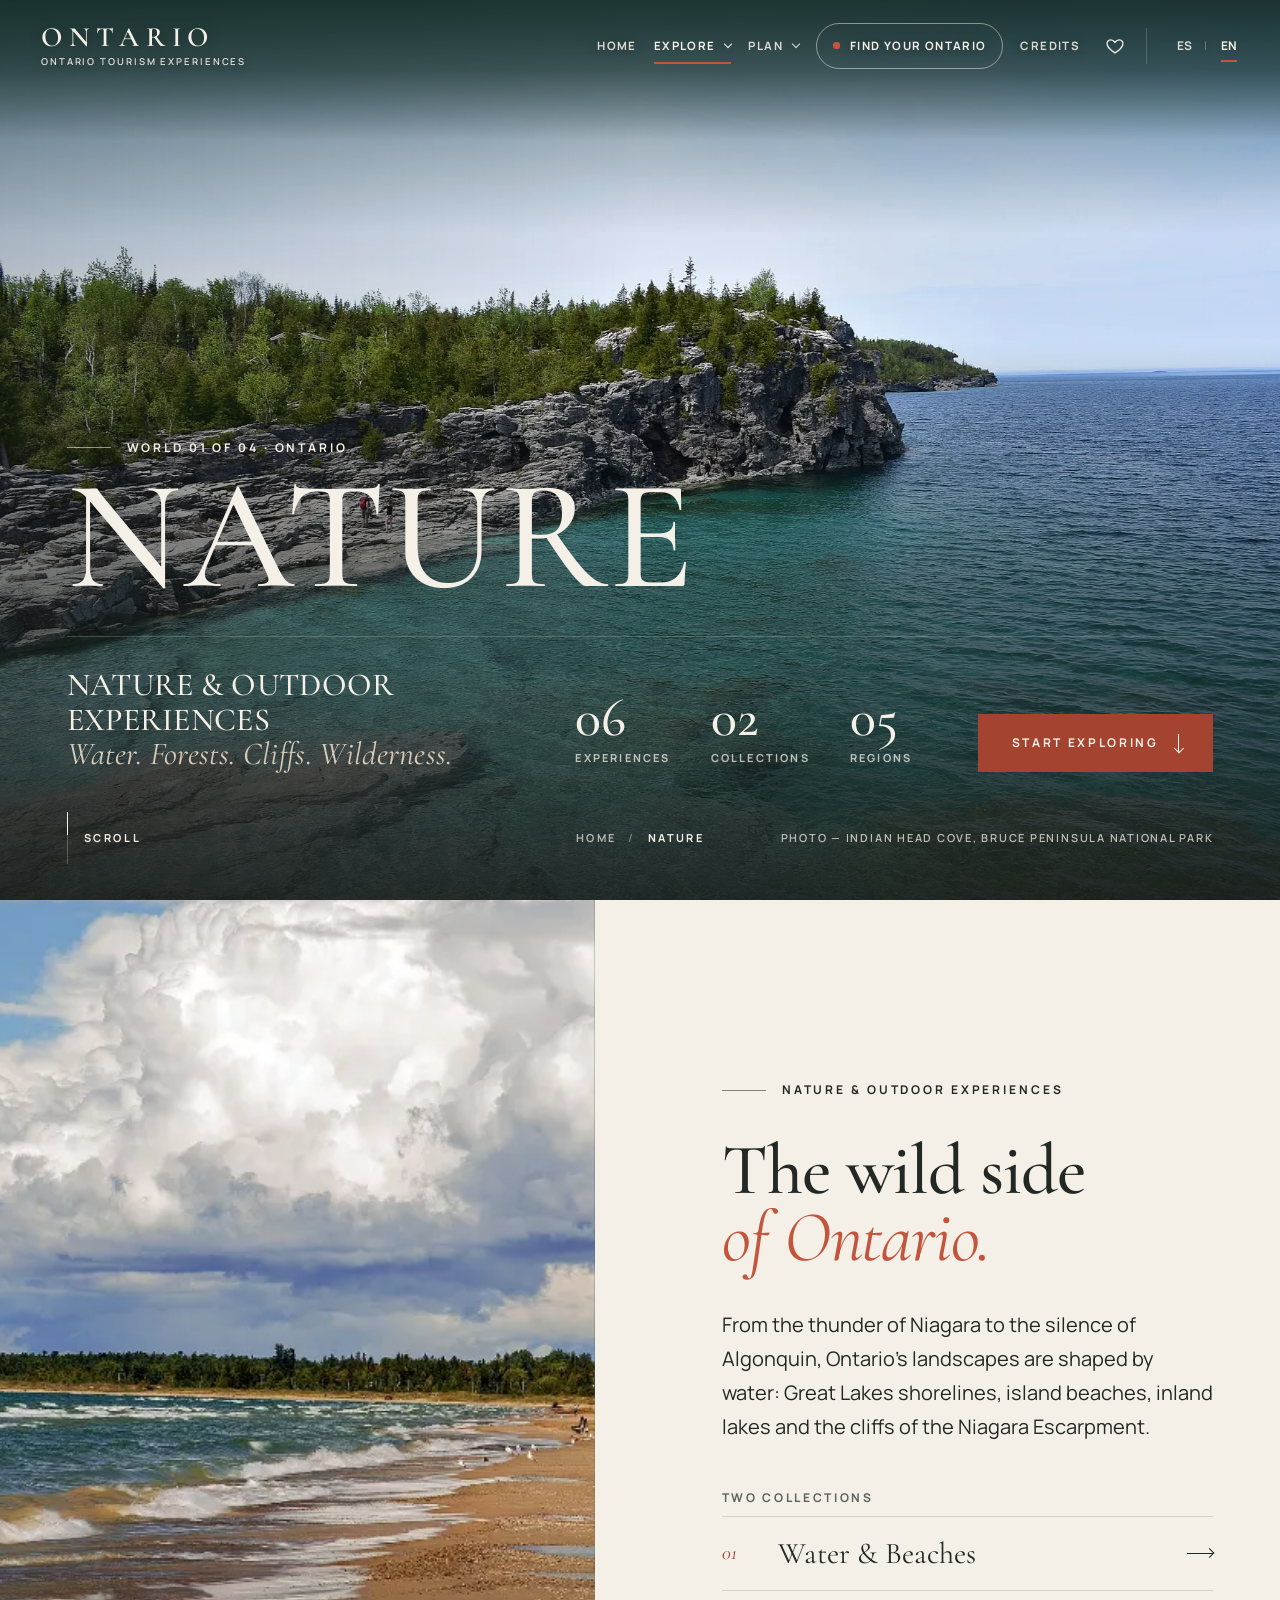
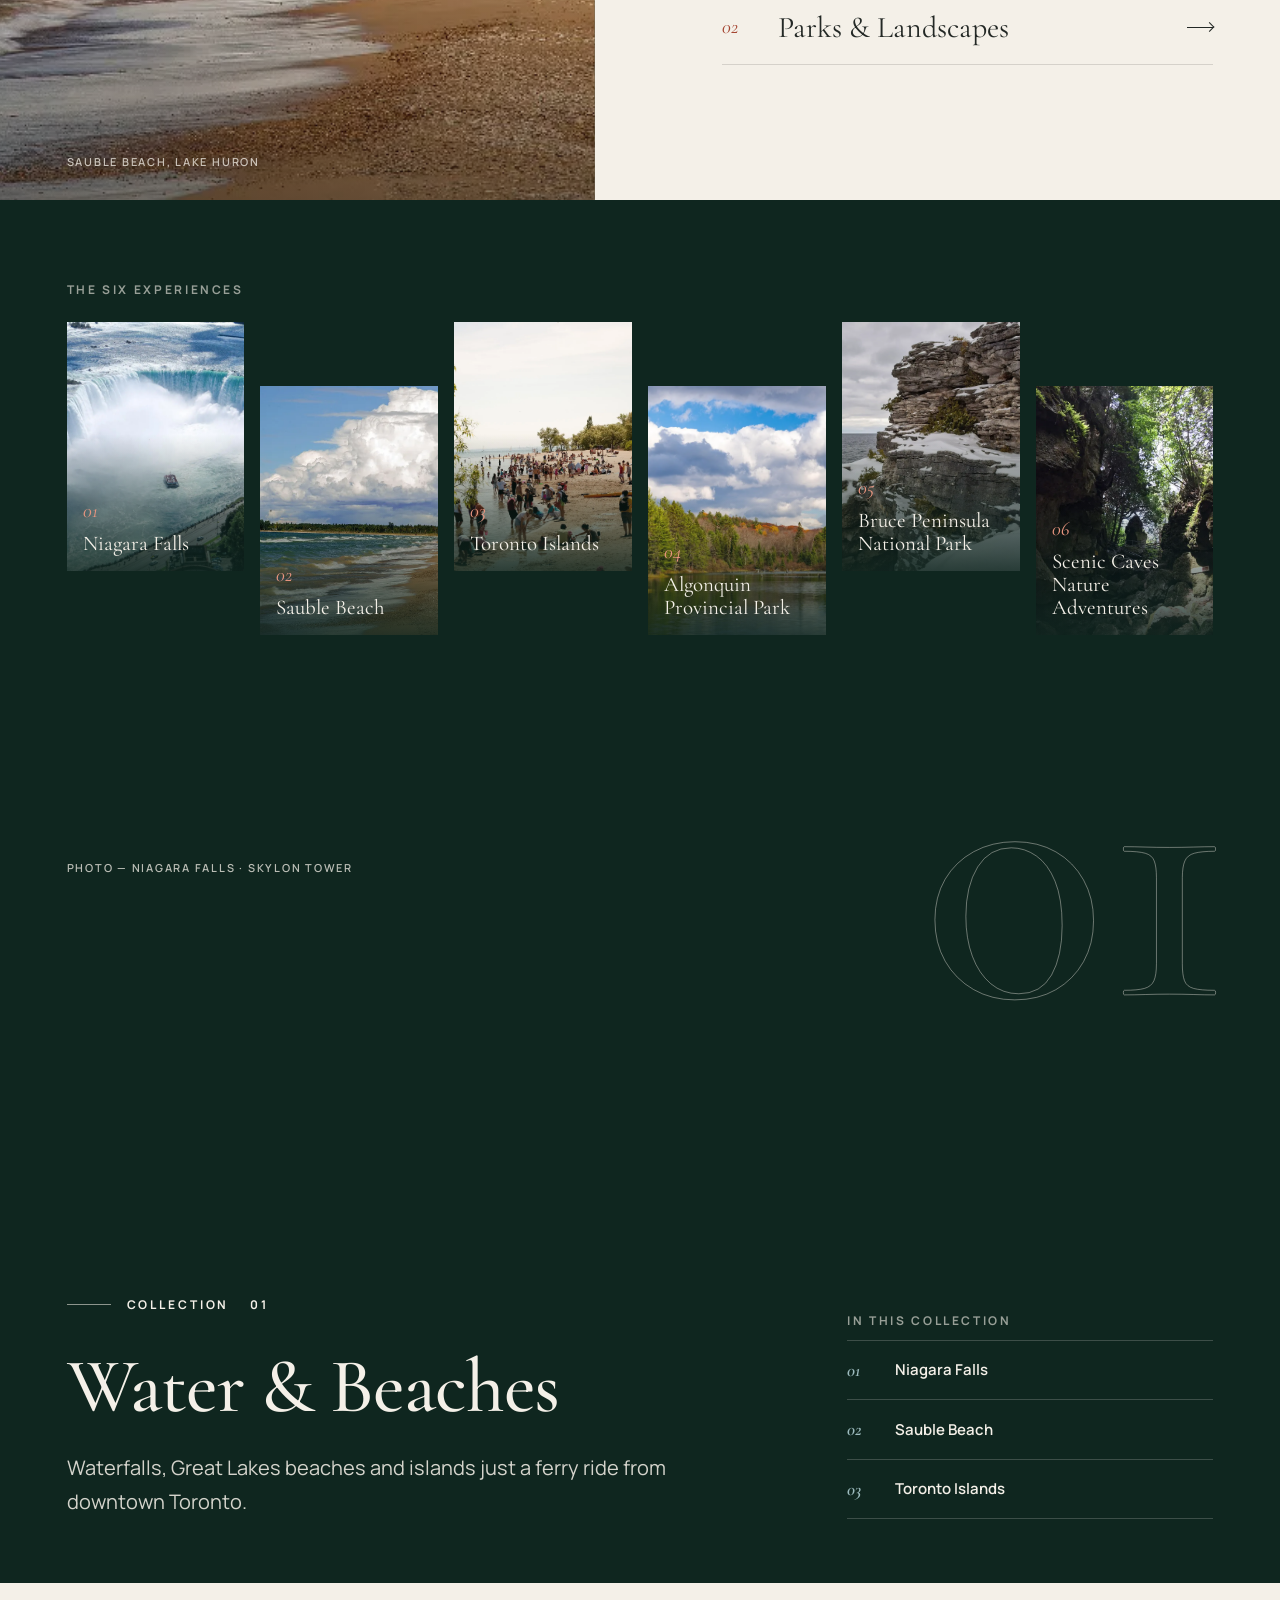
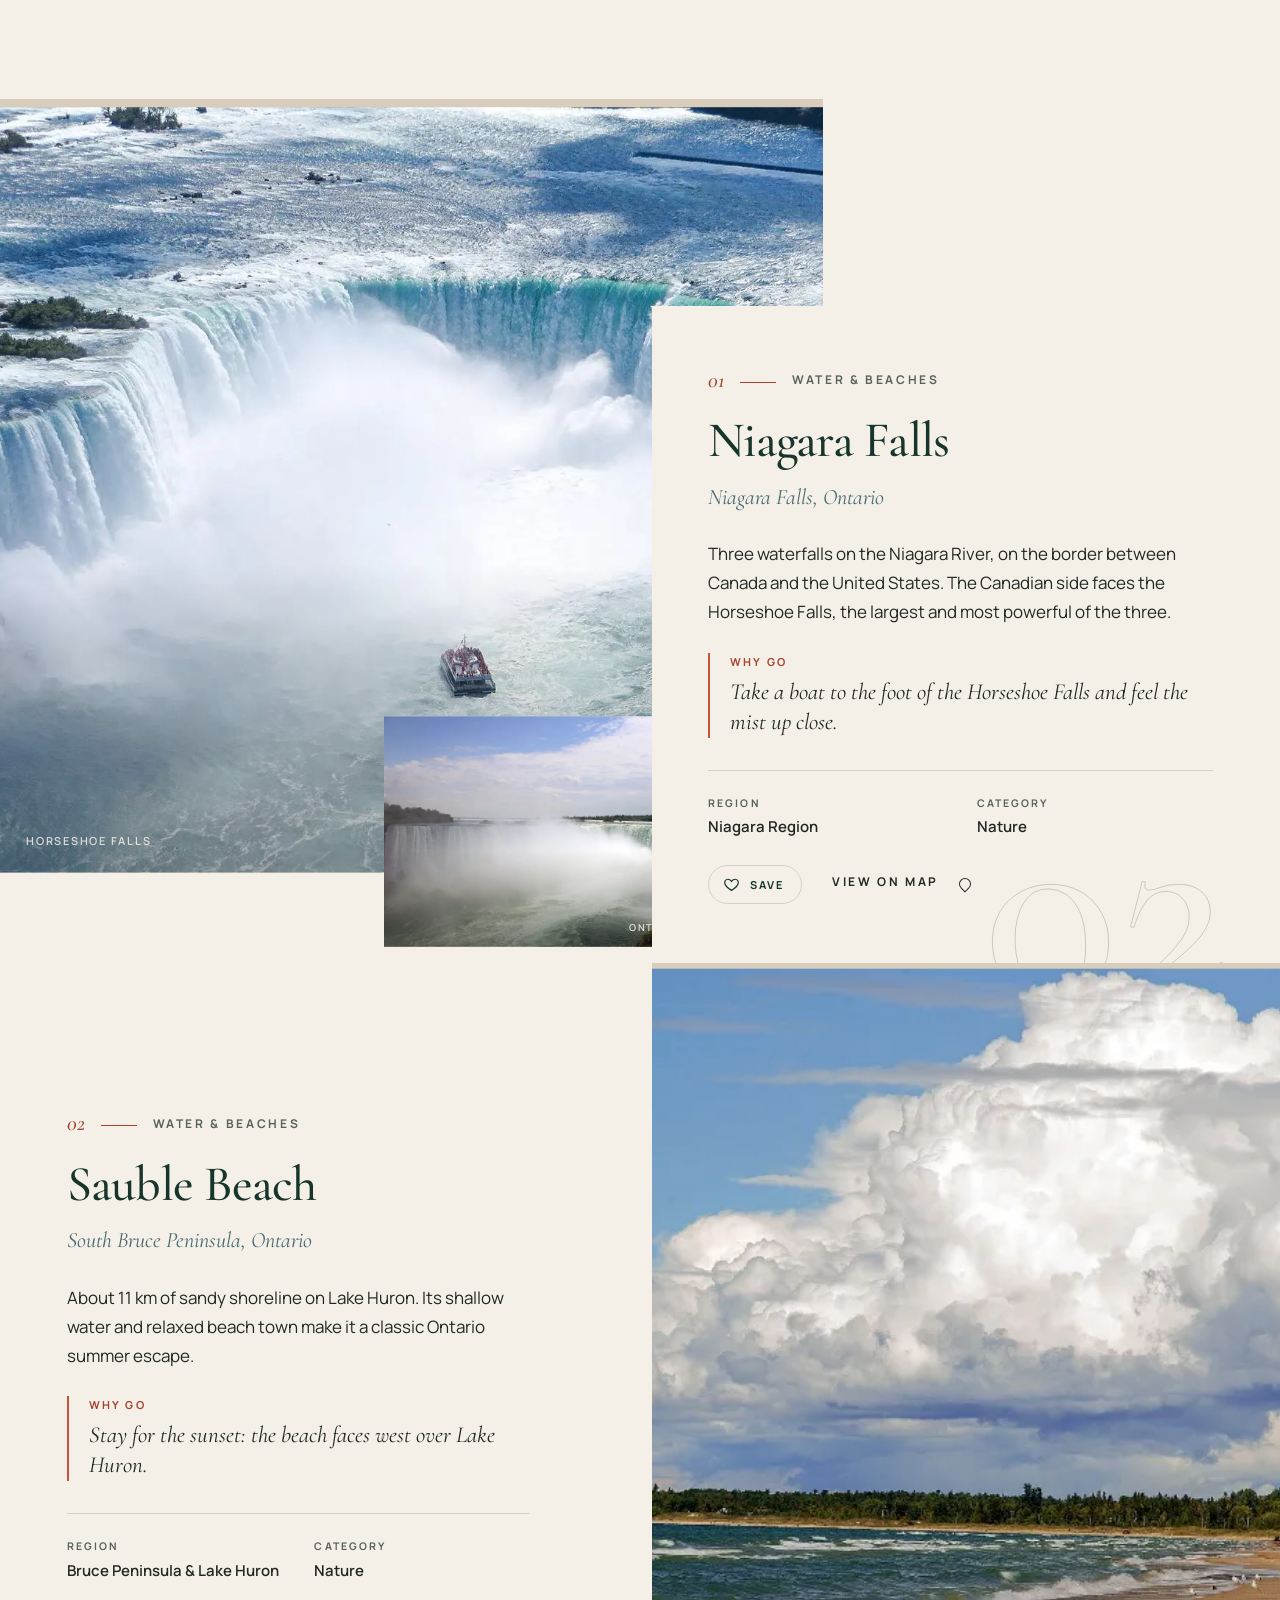
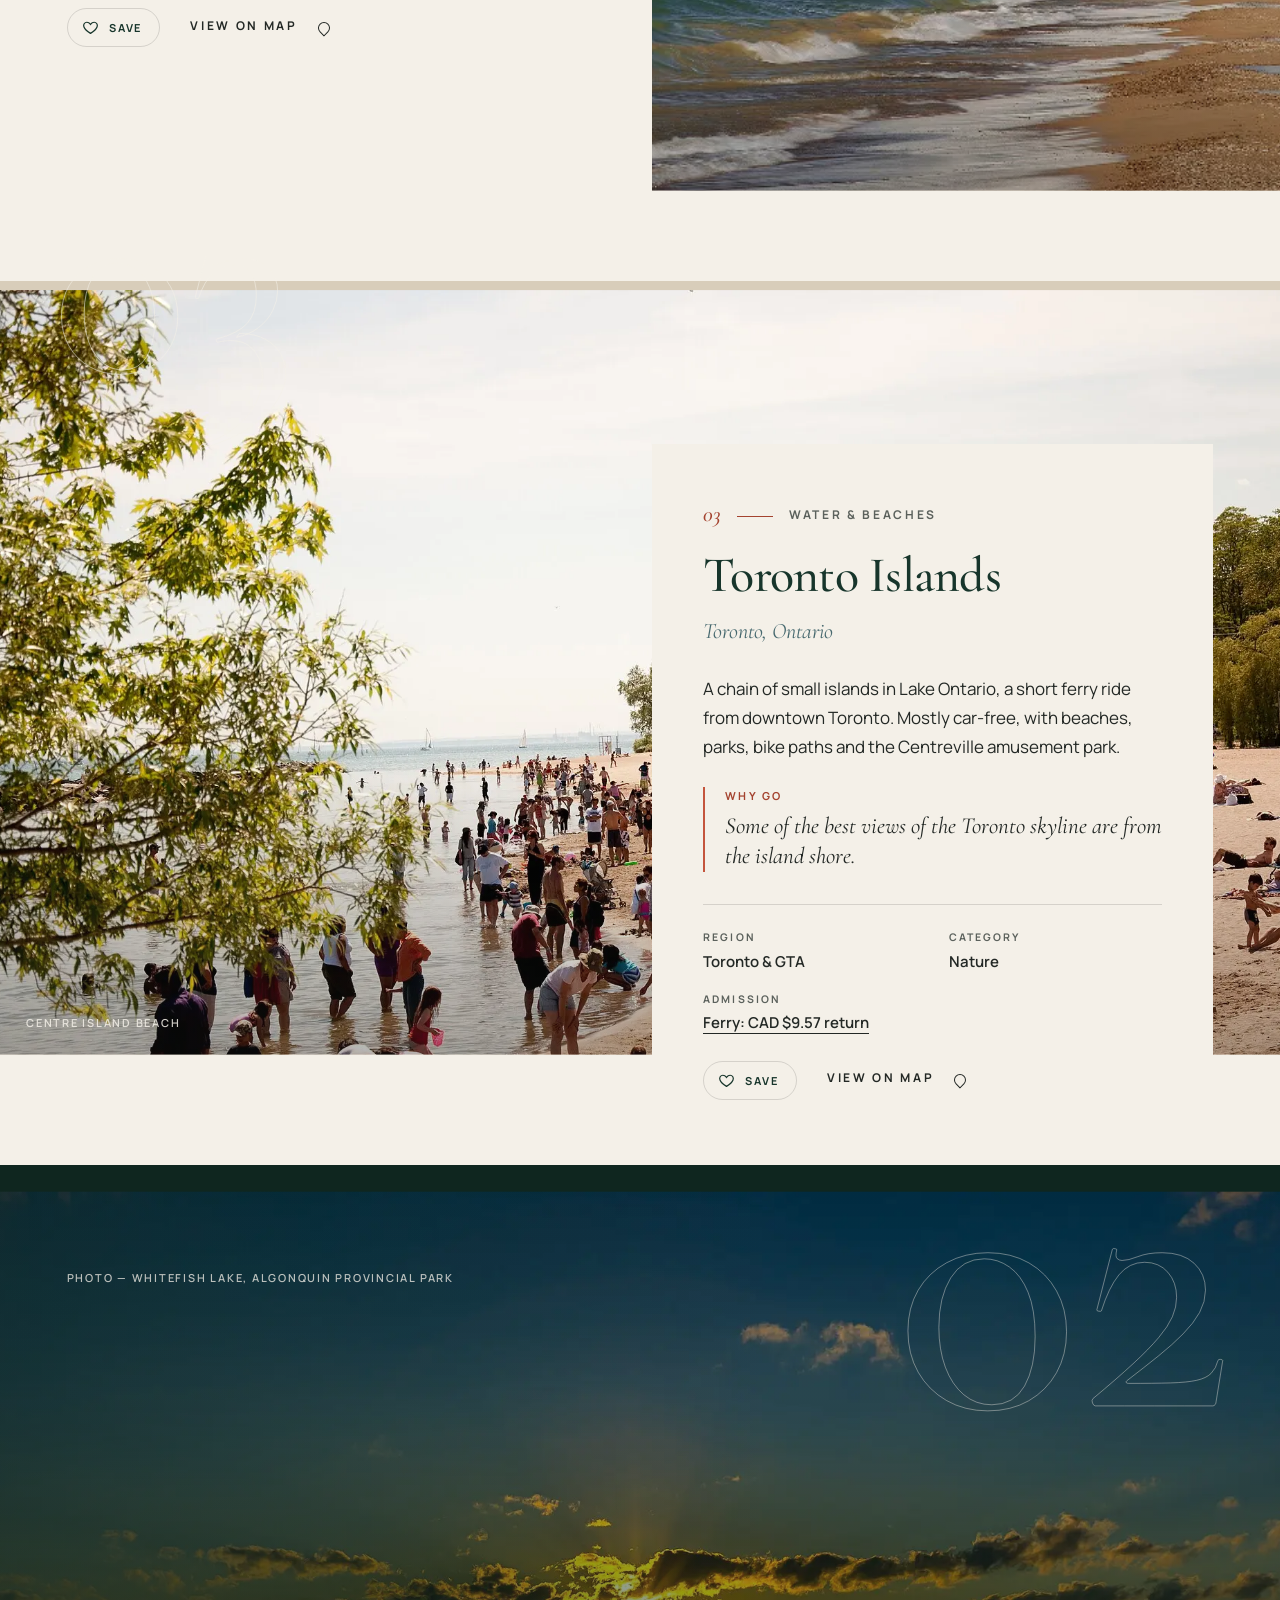
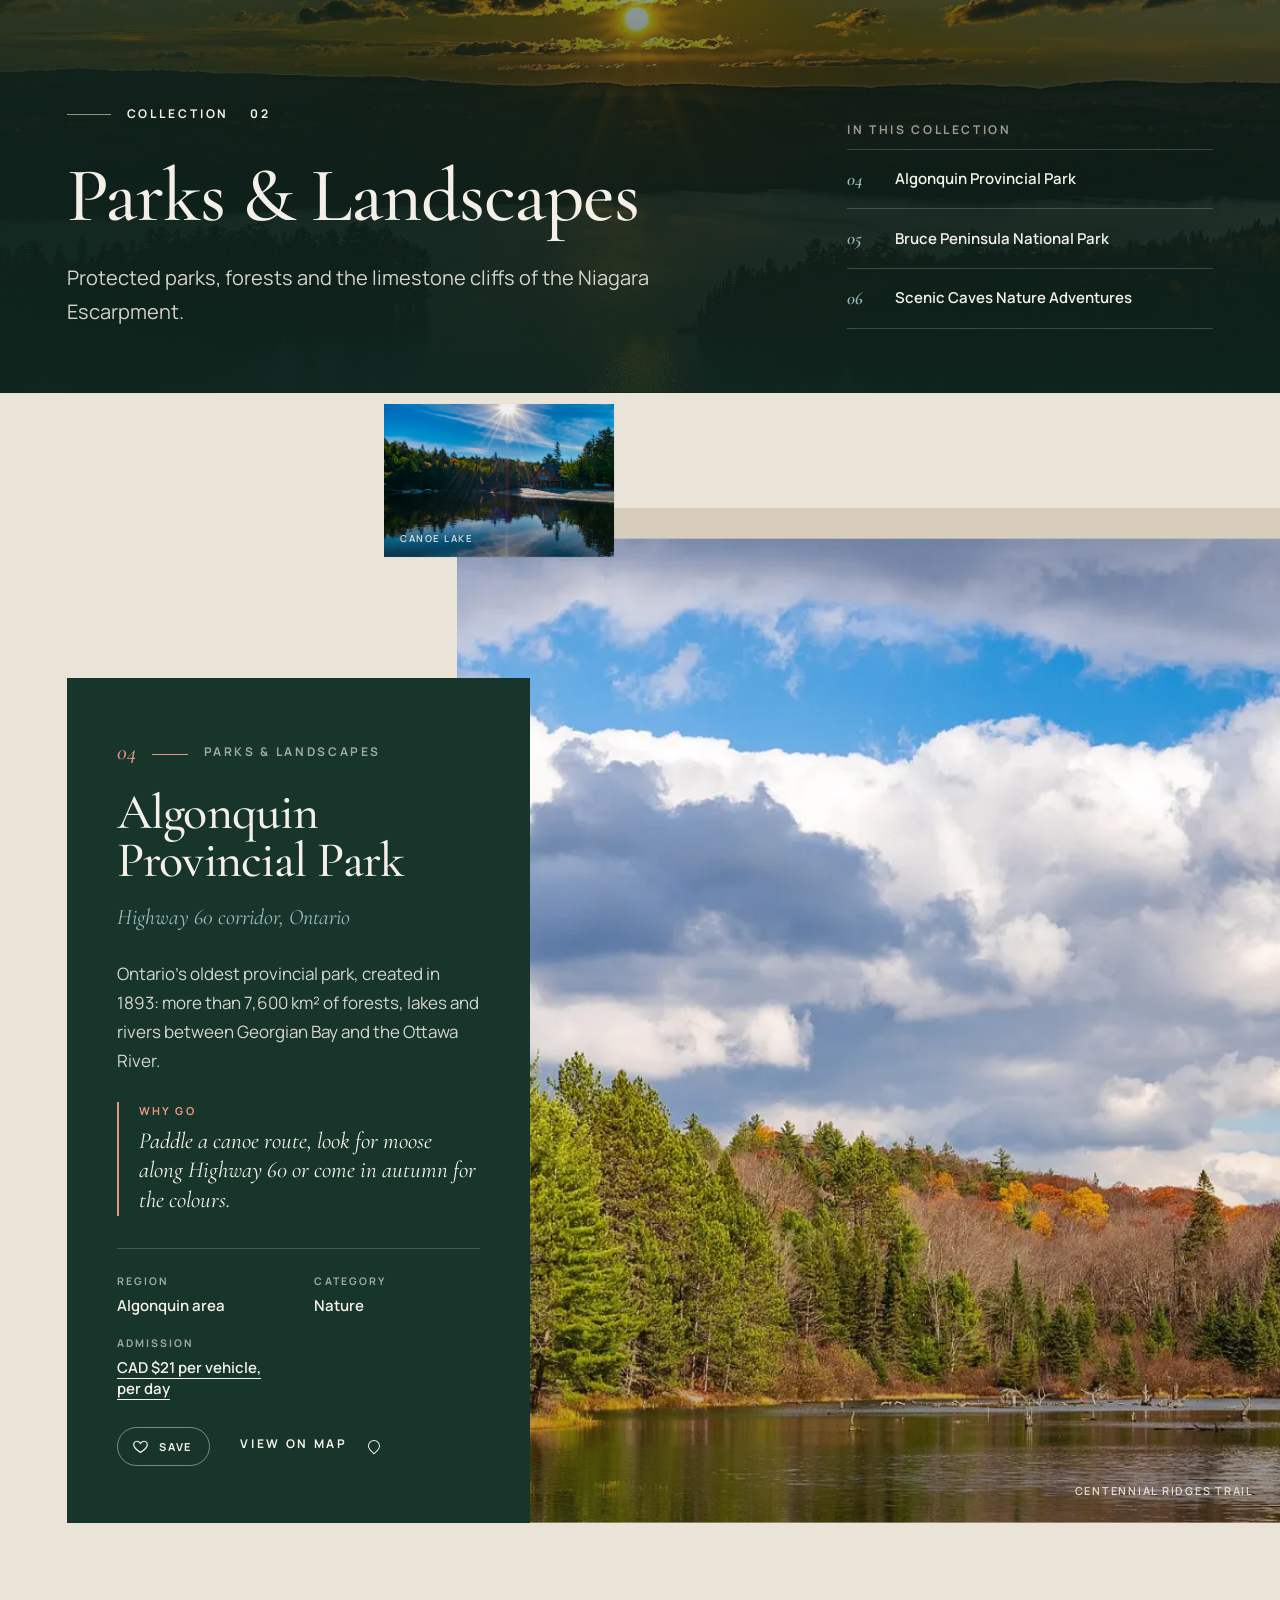
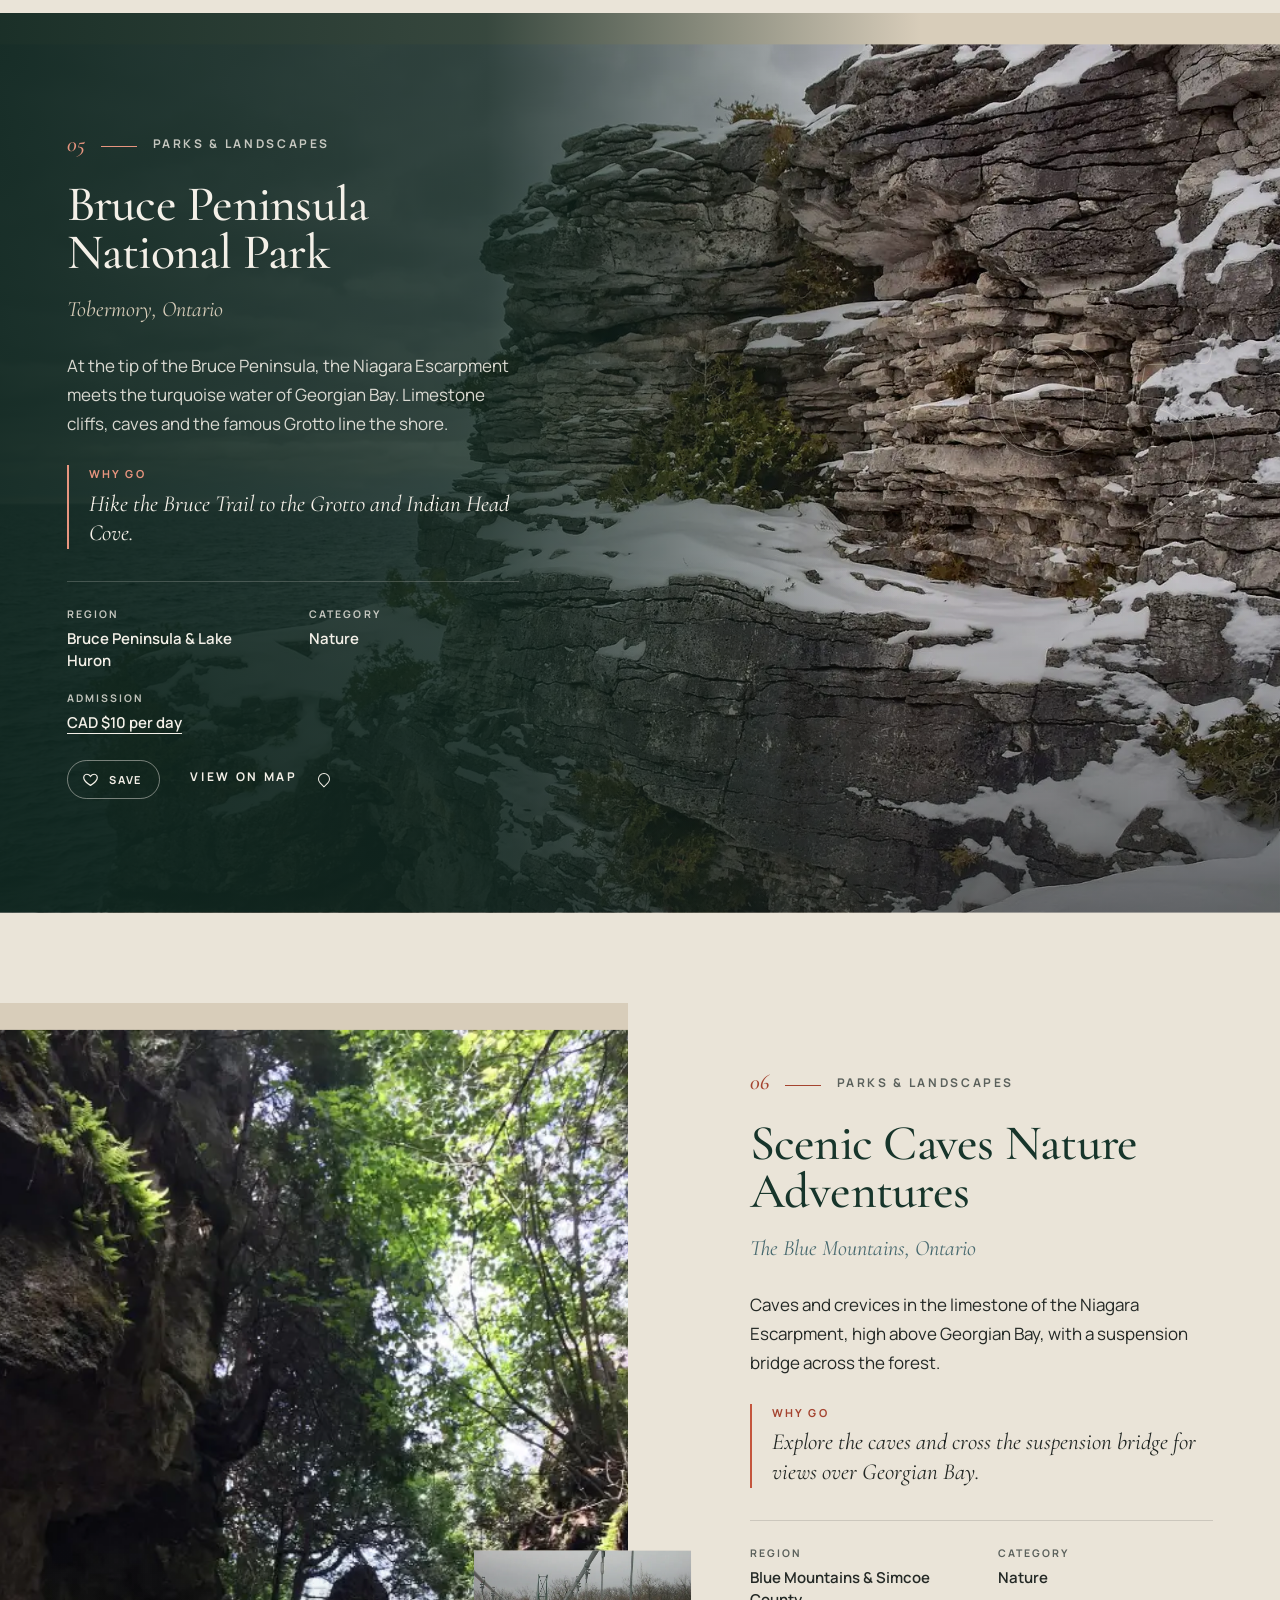
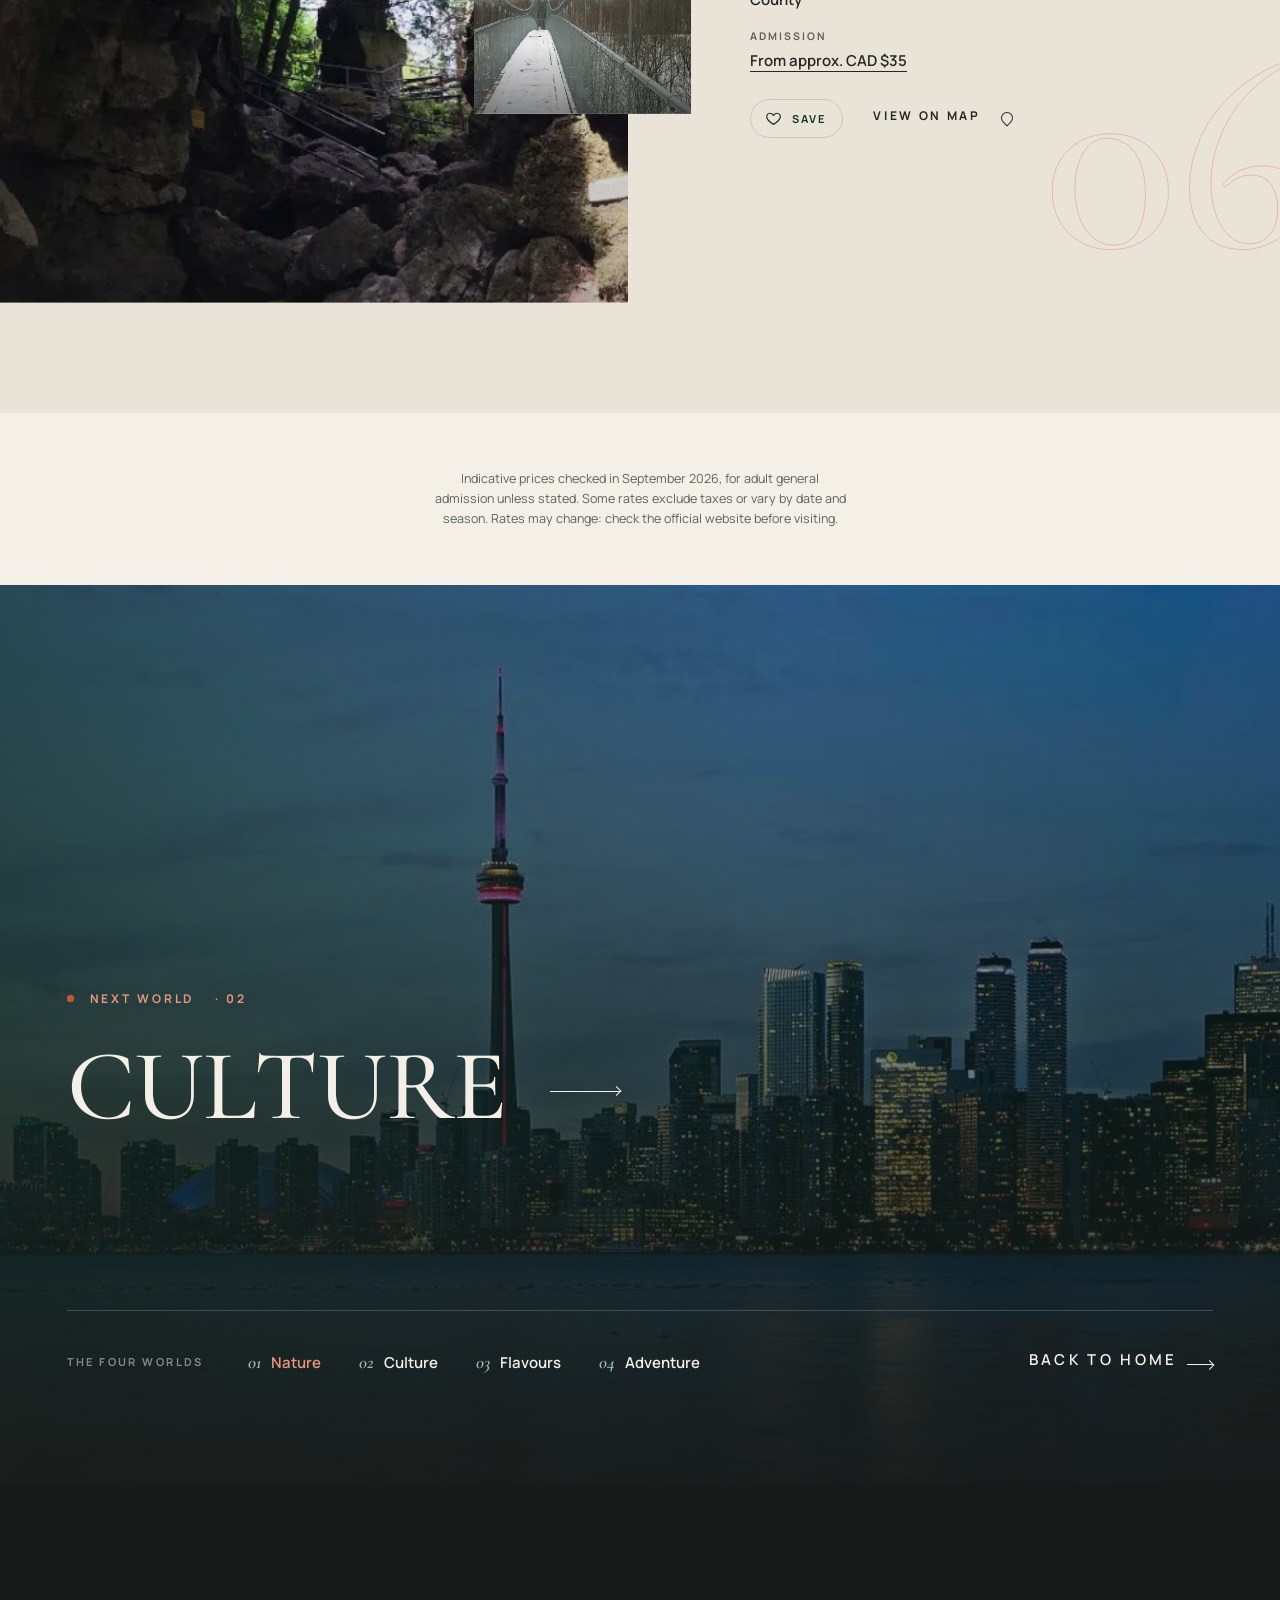
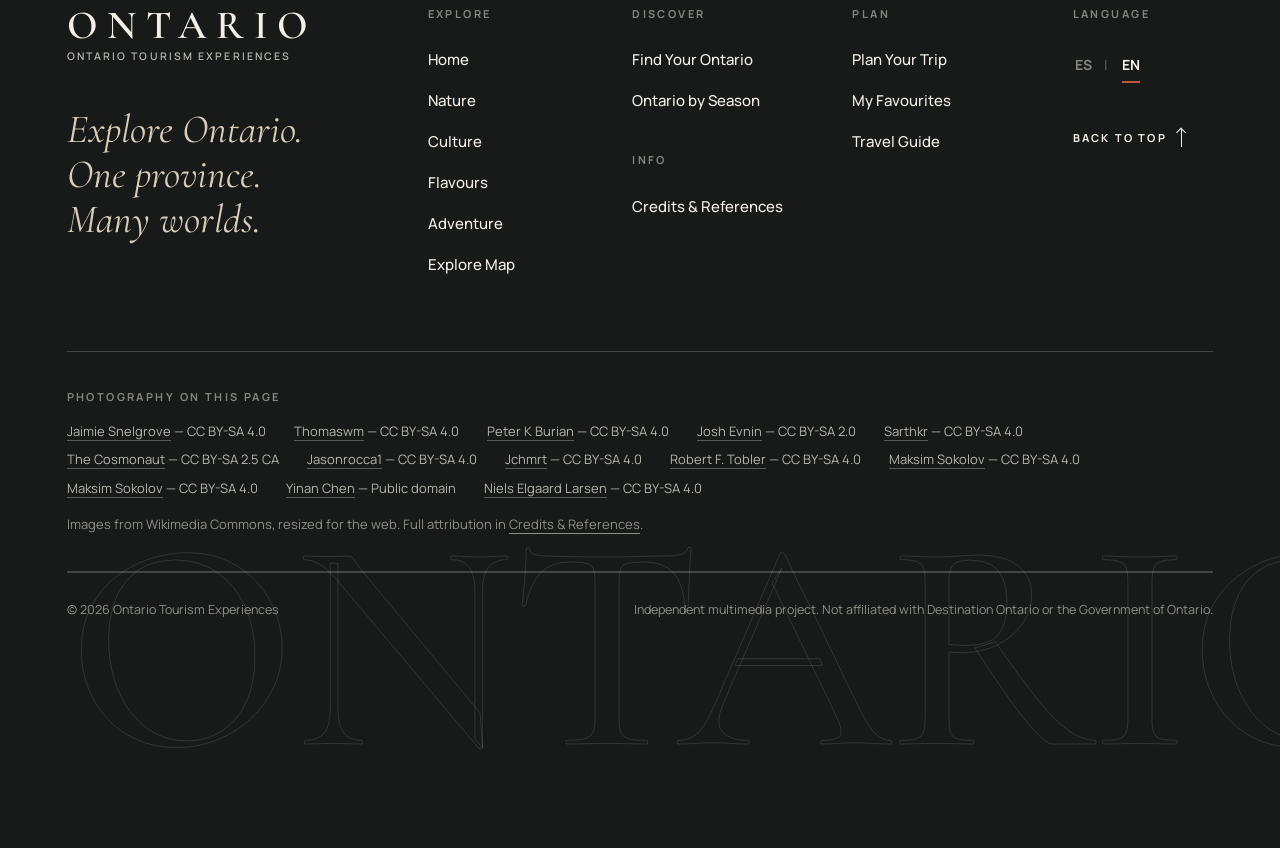
<file: nature.html>
<!DOCTYPE html>
<html lang="en">
<head>
  <meta charset="UTF-8">
  <meta name="viewport" content="width=device-width, initial-scale=1">
  <title>Nature — Ontario Tourism Experiences</title>
  <meta name="description" content="Six nature experiences in Ontario: Niagara Falls, Sauble Beach, Toronto Islands, Algonquin, Bruce Peninsula and Scenic Caves." data-i18n-attr="content:meta.nature">
  <meta name="theme-color" content="#17352B">

  <!-- Early language flag (same snippet on every page) -->
  <script>
    (function () {
      var d = document.documentElement;
      d.classList.add('js');
      try {
        var l = (location.search.match(/[?&]lang=(es|en)/) || [])[1] || localStorage.getItem('ote-lang');
        if (l === 'es') { d.lang = 'es'; d.classList.add('i18n-pending'); }
      } catch (e) {}
      setTimeout(function () { d.classList.remove('i18n-pending'); }, 1500);
    })();
  </script>

  <link rel="preconnect" href="https://fonts.googleapis.com">
  <link rel="preconnect" href="https://fonts.gstatic.com" crossorigin>
  <link rel="stylesheet" href="https://fonts.googleapis.com/css2?family=Cormorant+Garamond:ital,wght@0,400;0,500;0,600;1,400;1,500&family=Manrope:wght@400;500;600;700&display=swap">
  <link rel="preload" as="image" href="images/nature/hero-indian-head-cove.webp" type="image/webp" fetchpriority="high">
  <link rel="stylesheet" href="css/style.css">

  <script src="js/language.js" defer></script>
  <script src="js/worlds-i18n.js" defer></script>
  <script src="js/experiences.js" defer></script>
  <script src="js/favourites.js" defer></script>
  <script src="js/main.js" defer></script>
</head>

<body id="top" data-page="nature" data-page-title="title.nature" data-nav="transparent">

  <a class="skip-link" href="#main" data-i18n="nav.skip">Skip to content</a>

  <!-- Shared header (rendered by js/main.js) -->
  <div data-component="site-header"></div>

  <noscript><p class="noscript">This experience needs JavaScript enabled. / Esta experiencia necesita JavaScript activado.</p></noscript>

  <main id="main">

    <!-- =====================================================
         HERO
         ===================================================== -->
    <section class="hero" aria-labelledby="page-title">
      <div class="hero__media">
        <img src="images/nature/hero-indian-head-cove.webp" width="1920" height="1280"
             alt="Turquoise water and a rocky limestone shore at Indian Head Cove, Bruce Peninsula National Park"
             data-i18n-attr="alt:nature.hero.alt" fetchpriority="high" decoding="async">
      </div>
      <div class="hero__shade" aria-hidden="true"></div>

      <div class="hero__inner">
        <p class="hero__eyebrow eyebrow" data-i18n="world.eyebrow" data-i18n-vars='{"n":"01"}'>World 01 of 04 · Ontario</p>

        <h1 class="hero__title" id="page-title">
          <span class="hero__word hero__word--text"><span style="--i:0" data-i18n="cat.nature">Nature</span></span>
        </h1>

        <div class="hero__row">
          <p class="hero__tagline">
            <span data-i18n="section.nature">Nature &amp; Outdoor Experiences</span>
            <em data-i18n="nature.hero.tagline">Water. Forests. Cliffs. Wilderness.</em>
          </p>
          <ul class="page-stats">
            <li><strong>06</strong><span data-i18n="world.experiences">Experiences</span></li>
            <li><strong>02</strong><span data-i18n="world.collections">Collections</span></li>
            <li><strong>05</strong><span data-i18n="world.regions" data-i18n-vars='{"n":5}'>Regions</span></li>
          </ul>
          <a class="btn hero__cta" href="#water-beaches">
            <span class="btn__label"><span data-i18n="world.start">Start exploring</span></span>
            <span class="arrow arrow--down" aria-hidden="true"></span>
          </a>
        </div>

        <div class="hero__bottom">
          <a class="scroll-cue" href="#intro" tabindex="-1" aria-hidden="true">
            <span class="scroll-cue__line"></span>
            <span data-i18n="home.hero.scroll">Scroll</span>
          </a>
          <nav class="crumbs" data-i18n-attr="aria-label:world.crumbs">
            <a href="index.html" data-i18n="nav.home">Home</a>
            <span class="crumbs__sep" aria-hidden="true">/</span>
            <span aria-current="page" data-i18n="cat.nature">Nature</span>
          </nav>
          <p class="photo-caption"><span data-i18n="common.photo">Photo</span> — Indian Head Cove, Bruce Peninsula National Park</p>
        </div>
      </div>
    </section>

    <!-- =====================================================
         INTRO
         ===================================================== -->
    <section class="world-intro world-intro--split" id="intro" aria-labelledby="intro-title">
      <figure class="world-intro__media reveal-img">
        <img src="images/home/nature-sauble-beach.webp" width="1000" height="682" loading="lazy" decoding="async"
             alt="" data-i18n-attr="alt:home.worlds.nature.shot1" data-depth="-0.06" style="object-position: 70% center">
        <figcaption class="photo-caption" data-i18n="nature.intro.caption">Sauble Beach, Lake Huron</figcaption>
      </figure>
      <div class="world-intro__head">
        <p class="eyebrow reveal" data-i18n="section.nature">Nature &amp; Outdoor Experiences</p>
        <h2 class="display-xl reveal reveal--title" style="--d:1" id="intro-title" data-i18n-html="nature.intro.title">The wild side<br><em>of Ontario.</em></h2>
      </div>
      <div class="world-intro__body">
        <p class="lede reveal" style="--d:2" data-i18n="nature.intro.text"></p>
        <nav class="chapters reveal" style="--d:3" aria-labelledby="chapters-title">
          <p class="chapters__title" id="chapters-title" data-i18n="world.chapters">Two collections</p>
          <ol>
            <li><a href="#water-beaches"><span class="chapters__num">01</span><span data-i18n="sub.water">Water &amp; Beaches</span><span class="arrow" aria-hidden="true"></span></a></li>
            <li><a href="#parks-landscapes"><span class="chapters__num">02</span><span data-i18n="sub.parks">Parks &amp; Landscapes</span><span class="arrow" aria-hidden="true"></span></a></li>
          </ol>
        </nav>
      </div>
    </section>

    <!-- =====================================================
         CONTACT SHEET — the six experiences at a glance
         ===================================================== -->
    <nav class="film" aria-labelledby="film-title">
      <p class="film__title reveal" id="film-title" data-i18n="world.film">The six experiences</p>
      <ol data-stagger>
        <li><a href="#niagara-falls"><img src="images/home/nature-niagara-falls.webp" width="1600" height="1200" loading="lazy" decoding="async" alt=""><span class="film__label"><span class="film__num">01</span><span class="film__name">Niagara Falls</span></span></a></li>
        <li><a href="#sauble-beach"><img src="images/home/nature-sauble-beach.webp" width="1000" height="682" loading="lazy" decoding="async" alt=""><span class="film__label"><span class="film__num">02</span><span class="film__name">Sauble Beach</span></span></a></li>
        <li><a href="#toronto-islands"><img src="images/nature/toronto-islands.webp" width="1920" height="1275" loading="lazy" decoding="async" alt=""><span class="film__label"><span class="film__num">03</span><span class="film__name">Toronto Islands</span></span></a></li>
        <li><a href="#algonquin-provincial-park"><img src="images/nature/algonquin-autumn-lake.webp" width="1600" height="1067" loading="lazy" decoding="async" alt=""><span class="film__label"><span class="film__num">04</span><span class="film__name">Algonquin Provincial Park</span></span></a></li>
        <li><a href="#bruce-peninsula-national-park"><img src="images/nature/bruce-peninsula-cliffs.webp" width="1920" height="1280" loading="lazy" decoding="async" alt=""><span class="film__label"><span class="film__num">05</span><span class="film__name">Bruce Peninsula National Park</span></span></a></li>
        <li><a href="#scenic-caves"><img src="images/home/nature-scenic-caves.webp" width="600" height="800" loading="lazy" decoding="async" alt=""><span class="film__label"><span class="film__num">06</span><span class="film__name">Scenic Caves Nature Adventures</span></span></a></li>
      </ol>
    </nav>

    <!-- =====================================================
         COLLECTION 01 · WATER & BEACHES
         ===================================================== -->
    <section class="collection" id="water-beaches" aria-labelledby="c1-title">
      <header class="collection__head">
        <figure class="collection__media reveal-img">
          <img src="images/nature/opener-niagara-panorama.webp" width="2880" height="720" loading="lazy" decoding="async"
               alt="" data-i18n-attr="alt:nature.c1.alt" data-depth="-0.08" style="object-position: 87% center">
        </figure>
        <p class="photo-caption collection__caption"><span data-i18n="common.photo">Photo</span> — Niagara Falls · Skylon Tower</p>
        <span class="collection__num" aria-hidden="true" data-depth="0.1">01</span>
        <div class="collection__intro">
          <p class="eyebrow reveal"><span data-i18n="world.collection">Collection</span>&nbsp;01</p>
          <h2 class="display-lg reveal reveal--title" style="--d:1" id="c1-title" data-i18n="sub.water">Water &amp; Beaches</h2>
          <p class="lede reveal" style="--d:2" data-i18n="nature.c1.lede"></p>
        </div>
        <nav class="collection__list reveal" style="--d:3" aria-labelledby="c1-list">
          <p class="chapters__title" id="c1-list" data-i18n="world.inCollection">In this collection</p>
          <ol data-stagger>
            <li><a href="#niagara-falls"><span class="collection__list-num">01</span>Niagara Falls<span class="arrow" aria-hidden="true"></span></a></li>
            <li><a href="#sauble-beach"><span class="collection__list-num">02</span>Sauble Beach<span class="arrow" aria-hidden="true"></span></a></li>
            <li><a href="#toronto-islands"><span class="collection__list-num">03</span>Toronto Islands<span class="arrow" aria-hidden="true"></span></a></li>
          </ol>
        </nav>
      </header>

      <!-- 01 Niagara Falls -->
      <article class="exp exp--a" id="niagara-falls" aria-labelledby="exp-niagara-falls">
        <figure class="exp__media reveal-img">
          <img src="images/home/nature-niagara-falls.webp" width="1600" height="1200" loading="lazy" decoding="async"
               alt="" data-i18n-attr="alt:home.worlds.nature.alt" data-depth="-0.05">
          <figcaption class="exp__caption">Horseshoe Falls</figcaption>
        </figure>
        <figure class="world__shot world__shot--cap-end reveal-img" style="--x: 30%; --b: -150px; --w: 27vw; --ar: 3 / 2; --d: 2" data-depth="0.06">
          <img src="images/nature/niagara-horseshoe-canadian-side.webp" width="800" height="534" loading="lazy" decoding="async"
               alt="" data-i18n-attr="alt:exp.niagara.detailAlt">
          <figcaption class="world__shot-cap" data-i18n="exp.niagara.detailCap">Ontario side</figcaption>
        </figure>
        <span class="exp__num" aria-hidden="true" data-depth="0.12">01</span>
        <div class="exp__body reveal">
          <p class="exp__meta"><span class="exp__index">01</span><span data-i18n="sub.water">Water &amp; Beaches</span></p>
          <h3 class="exp__title" id="exp-niagara-falls">Niagara Falls</h3>
          <p class="exp__place">Niagara Falls, Ontario</p>
          <p class="exp__text" data-i18n="exp.niagara.text"></p>
          <p class="exp__why"><span class="exp__why-label" data-i18n="world.why">Why go</span><span class="exp__why-text" data-i18n="exp.niagara.why"></span></p>
          <dl class="exp__facts">
            <div><dt data-i18n="world.region">Region</dt><dd data-i18n="region.niagara"></dd></div>
            <div><dt data-i18n="world.category">Category</dt><dd data-i18n="cat.nature"></dd></div>
          </dl>
        </div>
      </article>

      <!-- 02 Sauble Beach -->
      <article class="exp exp--b" id="sauble-beach" aria-labelledby="exp-sauble-beach">
        <figure class="exp__media reveal-img">
          <img src="images/home/nature-sauble-beach.webp" width="1000" height="682" loading="lazy" decoding="async"
               alt="" data-i18n-attr="alt:home.worlds.nature.shot1" data-depth="-0.05" style="object-position: 62% center">
        </figure>
        <span class="exp__num" aria-hidden="true" data-depth="0.1">02</span>
        <div class="exp__body reveal">
          <p class="exp__meta"><span class="exp__index">02</span><span data-i18n="sub.water">Water &amp; Beaches</span></p>
          <h3 class="exp__title" id="exp-sauble-beach">Sauble Beach</h3>
          <p class="exp__place">South Bruce Peninsula, Ontario</p>
          <p class="exp__text" data-i18n="exp.sauble.text"></p>
          <p class="exp__why"><span class="exp__why-label" data-i18n="world.why">Why go</span><span class="exp__why-text" data-i18n="exp.sauble.why"></span></p>
          <dl class="exp__facts">
            <div><dt data-i18n="world.region">Region</dt><dd data-i18n="region.bruce"></dd></div>
            <div><dt data-i18n="world.category">Category</dt><dd data-i18n="cat.nature"></dd></div>
          </dl>
        </div>
      </article>

      <!-- 03 Toronto Islands -->
      <article class="exp exp--pano exp--pano-right" id="toronto-islands" aria-labelledby="exp-toronto-islands">
        <figure class="exp__media reveal-img">
          <img src="images/nature/toronto-islands.webp" width="1920" height="1275" loading="lazy" decoding="async"
               alt="" data-i18n-attr="alt:exp.islands.alt" data-depth="-0.05">
          <figcaption class="exp__caption">Centre Island Beach</figcaption>
        </figure>
        <span class="exp__num" aria-hidden="true" data-depth="0.1">03</span>
        <div class="exp__body reveal">
          <p class="exp__meta"><span class="exp__index">03</span><span data-i18n="sub.water">Water &amp; Beaches</span></p>
          <h3 class="exp__title" id="exp-toronto-islands">Toronto Islands</h3>
          <p class="exp__place">Toronto, Ontario</p>
          <p class="exp__text" data-i18n="exp.islands.text"></p>
          <p class="exp__why"><span class="exp__why-label" data-i18n="world.why">Why go</span><span class="exp__why-text" data-i18n="exp.islands.why"></span></p>
          <dl class="exp__facts">
            <div><dt data-i18n="world.region">Region</dt><dd data-i18n="region.torontoShort"></dd></div>
            <div><dt data-i18n="world.category">Category</dt><dd data-i18n="cat.nature"></dd></div>
            <div><dt data-i18n="world.admission">Admission</dt><dd><a class="exp__price" href="https://www.toronto.ca/explore-enjoy/toronto-island-ferries/ferry-ticket-passenger-information/" target="_blank" rel="noopener" data-i18n="price.islands"></a></dd></div>
          </dl>
        </div>
      </article>
    </section>

    <!-- =====================================================
         COLLECTION 02 · PARKS & LANDSCAPES
         ===================================================== -->
    <section class="collection collection--alt" id="parks-landscapes" aria-labelledby="c2-title">
      <header class="collection__head">
        <figure class="collection__media reveal-img">
          <img src="images/nature/opener-algonquin-sunset.webp" width="1920" height="1280" loading="lazy" decoding="async"
               alt="" data-i18n-attr="alt:nature.c2.alt" data-depth="-0.08">
        </figure>
        <p class="photo-caption collection__caption"><span data-i18n="common.photo">Photo</span> — Whitefish Lake, Algonquin Provincial Park</p>
        <span class="collection__num" aria-hidden="true" data-depth="0.1">02</span>
        <div class="collection__intro">
          <p class="eyebrow reveal"><span data-i18n="world.collection">Collection</span>&nbsp;02</p>
          <h2 class="display-lg reveal reveal--title" style="--d:1" id="c2-title" data-i18n="sub.parks">Parks &amp; Landscapes</h2>
          <p class="lede reveal" style="--d:2" data-i18n="nature.c2.lede"></p>
        </div>
        <nav class="collection__list reveal" style="--d:3" aria-labelledby="c2-list">
          <p class="chapters__title" id="c2-list" data-i18n="world.inCollection">In this collection</p>
          <ol data-stagger>
            <li><a href="#algonquin-provincial-park"><span class="collection__list-num">04</span>Algonquin Provincial Park<span class="arrow" aria-hidden="true"></span></a></li>
            <li><a href="#bruce-peninsula-national-park"><span class="collection__list-num">05</span>Bruce Peninsula National Park<span class="arrow" aria-hidden="true"></span></a></li>
            <li><a href="#scenic-caves"><span class="collection__list-num">06</span>Scenic Caves Nature Adventures<span class="arrow" aria-hidden="true"></span></a></li>
          </ol>
        </nav>
      </header>

      <!-- 04 Algonquin Provincial Park -->
      <article class="exp exp--a-flip" id="algonquin-provincial-park" aria-labelledby="exp-algonquin">
        <figure class="exp__media reveal-img">
          <img src="images/nature/algonquin-autumn-lake.webp" width="1600" height="1067" loading="lazy" decoding="async"
               alt="" data-i18n-attr="alt:exp.algonquin.alt" data-depth="-0.05" style="object-position: 45% center">
          <figcaption class="exp__caption">Centennial Ridges Trail</figcaption>
        </figure>
        <figure class="world__shot reveal-img" style="--x: 30%; --y: -90px; --w: 18vw; --ar: 3 / 2; --d: 2" data-depth="0.06">
          <img src="images/home/nature-algonquin-canoe-lake.webp" width="1000" height="667" loading="lazy" decoding="async"
               alt="" data-i18n-attr="alt:home.worlds.nature.shot3">
          <figcaption class="world__shot-cap">Canoe Lake</figcaption>
        </figure>
        <span class="exp__num" aria-hidden="true" data-depth="0.12">04</span>
        <div class="exp__body reveal">
          <p class="exp__meta"><span class="exp__index">04</span><span data-i18n="sub.parks">Parks &amp; Landscapes</span></p>
          <h3 class="exp__title" id="exp-algonquin">Algonquin Provincial Park</h3>
          <p class="exp__place"><span data-i18n="exp.algonquin.where">Highway 60 corridor</span>, Ontario</p>
          <p class="exp__text" data-i18n="exp.algonquin.text"></p>
          <p class="exp__why"><span class="exp__why-label" data-i18n="world.why">Why go</span><span class="exp__why-text" data-i18n="exp.algonquin.why"></span></p>
          <dl class="exp__facts">
            <div><dt data-i18n="world.region">Region</dt><dd data-i18n="region.algonquin"></dd></div>
            <div><dt data-i18n="world.category">Category</dt><dd data-i18n="cat.nature"></dd></div>
            <div><dt data-i18n="world.admission">Admission</dt><dd><a class="exp__price" href="https://www.ontarioparks.ca/fees/dayuse/2026" target="_blank" rel="noopener" data-i18n="price.algonquin"></a></dd></div>
          </dl>
        </div>
      </article>

      <!-- 05 Bruce Peninsula National Park -->
      <article class="exp exp--cine" id="bruce-peninsula-national-park" aria-labelledby="exp-bruce">
        <figure class="exp__media reveal-img">
          <img src="images/nature/bruce-peninsula-cliffs.webp" width="1920" height="1280" loading="lazy" decoding="async"
               alt="" data-i18n-attr="alt:home.intro.alt" data-depth="-0.05">
        </figure>
        <span class="exp__num" aria-hidden="true" data-depth="0.1">05</span>
        <div class="exp__body reveal">
          <p class="exp__meta"><span class="exp__index">05</span><span data-i18n="sub.parks">Parks &amp; Landscapes</span></p>
          <h3 class="exp__title" id="exp-bruce">Bruce Peninsula National Park</h3>
          <p class="exp__place">Tobermory, Ontario</p>
          <p class="exp__text" data-i18n="exp.bruce.text"></p>
          <p class="exp__why"><span class="exp__why-label" data-i18n="world.why">Why go</span><span class="exp__why-text" data-i18n="exp.bruce.why"></span></p>
          <dl class="exp__facts">
            <div><dt data-i18n="world.region">Region</dt><dd data-i18n="region.bruce"></dd></div>
            <div><dt data-i18n="world.category">Category</dt><dd data-i18n="cat.nature"></dd></div>
            <div><dt data-i18n="world.admission">Admission</dt><dd><a class="exp__price" href="https://parks.canada.ca/pn-np/on/bruce/visit/tarifs-fees" target="_blank" rel="noopener" data-i18n="price.bruce"></a></dd></div>
          </dl>
        </div>
      </article>

      <!-- 06 Scenic Caves Nature Adventures -->
      <article class="exp exp--c" id="scenic-caves" aria-labelledby="exp-scenic-caves">
        <figure class="exp__media reveal-img">
          <img src="images/home/nature-scenic-caves.webp" width="600" height="800" loading="lazy" decoding="async"
               alt="" data-i18n-attr="alt:home.worlds.nature.shot2" data-depth="-0.05">
        </figure>
        <figure class="world__shot reveal-img" style="--x: 37%; --b: 9%; --w: 17vw; --ar: 4 / 3; --d: 2" data-depth="0.06">
          <img src="images/nature/scenic-caves-bridge.webp" width="800" height="600" loading="lazy" decoding="async"
               alt="" data-i18n-attr="alt:exp.caves.detailAlt">
        </figure>
        <span class="exp__num" aria-hidden="true" data-depth="0.1">06</span>
        <div class="exp__body reveal">
          <p class="exp__meta"><span class="exp__index">06</span><span data-i18n="sub.parks">Parks &amp; Landscapes</span></p>
          <h3 class="exp__title" id="exp-scenic-caves">Scenic Caves Nature Adventures</h3>
          <p class="exp__place">The Blue Mountains, Ontario</p>
          <p class="exp__text" data-i18n="exp.caves.text"></p>
          <p class="exp__why"><span class="exp__why-label" data-i18n="world.why">Why go</span><span class="exp__why-text" data-i18n="exp.caves.why"></span></p>
          <dl class="exp__facts">
            <div><dt data-i18n="world.region">Region</dt><dd data-i18n="region.blue"></dd></div>
            <div><dt data-i18n="world.category">Category</dt><dd data-i18n="cat.nature"></dd></div>
            <div><dt data-i18n="world.admission">Admission</dt><dd><a class="exp__price" href="https://sceniccaves.com/collections/warm-seasons" target="_blank" rel="noopener" data-i18n="price.caves"></a></dd></div>
          </dl>
        </div>
      </article>
    </section>

    <p class="prices-note reveal" data-i18n="world.pricesNote"></p>

    <!-- =====================================================
         NEXT WORLD
         ===================================================== -->
    <section class="world-next" aria-labelledby="next-title">
      <a class="world-next__link" href="culture.html">
        <p class="eyebrow eyebrow--accent reveal"><span class="pulse-dot" aria-hidden="true"></span><span data-i18n="world.next">Next world</span>&nbsp;· 02</p>
        <h2 class="world-next__title reveal reveal--title" style="--d:1" id="next-title"><span data-i18n="cat.culture">Culture</span><span class="arrow" aria-hidden="true"></span></h2>
        <p class="world-next__sub reveal" style="--d:2" data-i18n="section.culture">Culture &amp; Iconic Places</p>
      </a>
      <figure class="world-next__media reveal-img">
        <img src="images/home/culture-toronto-skyline.webp" width="1600" height="710" loading="lazy" decoding="async"
             alt="" data-i18n-attr="alt:home.worlds.culture.alt" style="object-position: 36% center">
      </figure>
      <nav class="worlds-nav" aria-labelledby="worlds-nav-title">
        <p class="worlds-nav__title" id="worlds-nav-title" data-i18n="world.all">The four worlds</p>
        <ol>
          <li><a href="nature.html" aria-current="page"><span>01</span><span data-i18n="nav.nature">Nature</span></a></li>
          <li><a href="culture.html"><span>02</span><span data-i18n="nav.culture">Culture</span></a></li>
          <li><a href="food.html"><span>03</span><span data-i18n="nav.flavours">Flavours</span></a></li>
          <li><a href="entertainment.html"><span>04</span><span data-i18n="nav.adventure">Adventure</span></a></li>
        </ol>
        <a class="link-arrow" href="index.html"><span data-i18n="world.back">Back to Home</span><span class="arrow" aria-hidden="true"></span></a>
      </nav>
    </section>

  </main>

  <!-- Photo credits for this page (inserted into the footer) -->
  <template id="page-credits">
    <li><a href="https://commons.wikimedia.org/wiki/File:Indian_Head_Cove,_Bruce_National_Park,_May_2018.jpg" target="_blank" rel="noopener">Jaimie Snelgrove</a> — CC BY-SA 4.0</li>
    <li><a href="https://commons.wikimedia.org/wiki/File:Aerial_view_of_the_Canadian_Falls_(Horseshoe_Falls)_and_the_Hornblower_Niagara_Cruises_boat;_Niagara_Falls.JPG" target="_blank" rel="noopener">Thomaswm</a> — CC BY-SA 4.0</li>
    <li><a href="https://commons.wikimedia.org/wiki/File:Sauble_Beach,_Ontario_(Lake_Huron).jpg" target="_blank" rel="noopener">Peter K Burian</a> — CC BY-SA 4.0</li>
    <li><a href="https://commons.wikimedia.org/wiki/File:Centre_Island_Beach_Toronto_2010.jpg" target="_blank" rel="noopener">Josh Evnin</a> — CC BY-SA 2.0</li>
    <li><a href="https://commons.wikimedia.org/wiki/File:Algonquin_Canoe_Lake.jpg" target="_blank" rel="noopener">Sarthkr</a> — CC BY-SA 4.0</li>
    <li><a href="https://commons.wikimedia.org/wiki/File:Bruce_Peninsula_National_Park_cliffs.jpg" target="_blank" rel="noopener">The Cosmonaut</a> — CC BY-SA 2.5 CA</li>
    <li><a href="https://commons.wikimedia.org/wiki/File:Scenic_caves_Collingwood.jpg" target="_blank" rel="noopener">Jasonrocca1</a> — CC BY-SA 4.0</li>
    <li><a href="https://commons.wikimedia.org/wiki/File:Sunset_Toronto_Skyline_Panorama_Crop_from_Snake_Island.jpg" target="_blank" rel="noopener">Jchmrt</a> — CC BY-SA 4.0</li>
    <li><a href="https://commons.wikimedia.org/wiki/File:Niagara_Falls_USA_Canada_from_Skylon_Tower_on_2002-05-28,_full_size.jpg" target="_blank" rel="noopener">Robert F. Tobler</a> — CC BY-SA 4.0</li>
    <li><a href="https://commons.wikimedia.org/wiki/File:Sunset_in_Algolquin_Provincial_Park.jpg" target="_blank" rel="noopener">Maksim Sokolov</a> — CC BY-SA 4.0</li>
    <li><a href="https://commons.wikimedia.org/wiki/File:A_small_lake_in_Algonquin_Provincial_Park.jpg" target="_blank" rel="noopener">Maksim Sokolov</a> — CC BY-SA 4.0</li>
    <li><a href="https://commons.wikimedia.org/wiki/File:Gfp-canada-niagara-falls-fury-of-the-falls.jpg" target="_blank" rel="noopener">Yinan Chen</a> — Public domain</li>
    <li><a href="https://commons.wikimedia.org/wiki/File:ScenicCaveBridgeOn.jpg" target="_blank" rel="noopener">Niels Elgaard Larsen</a> — CC BY-SA 4.0</li>
  </template>

  <!-- Shared footer (rendered by js/main.js) -->
  <div data-component="site-footer"></div>

</body>
</html>
</file>
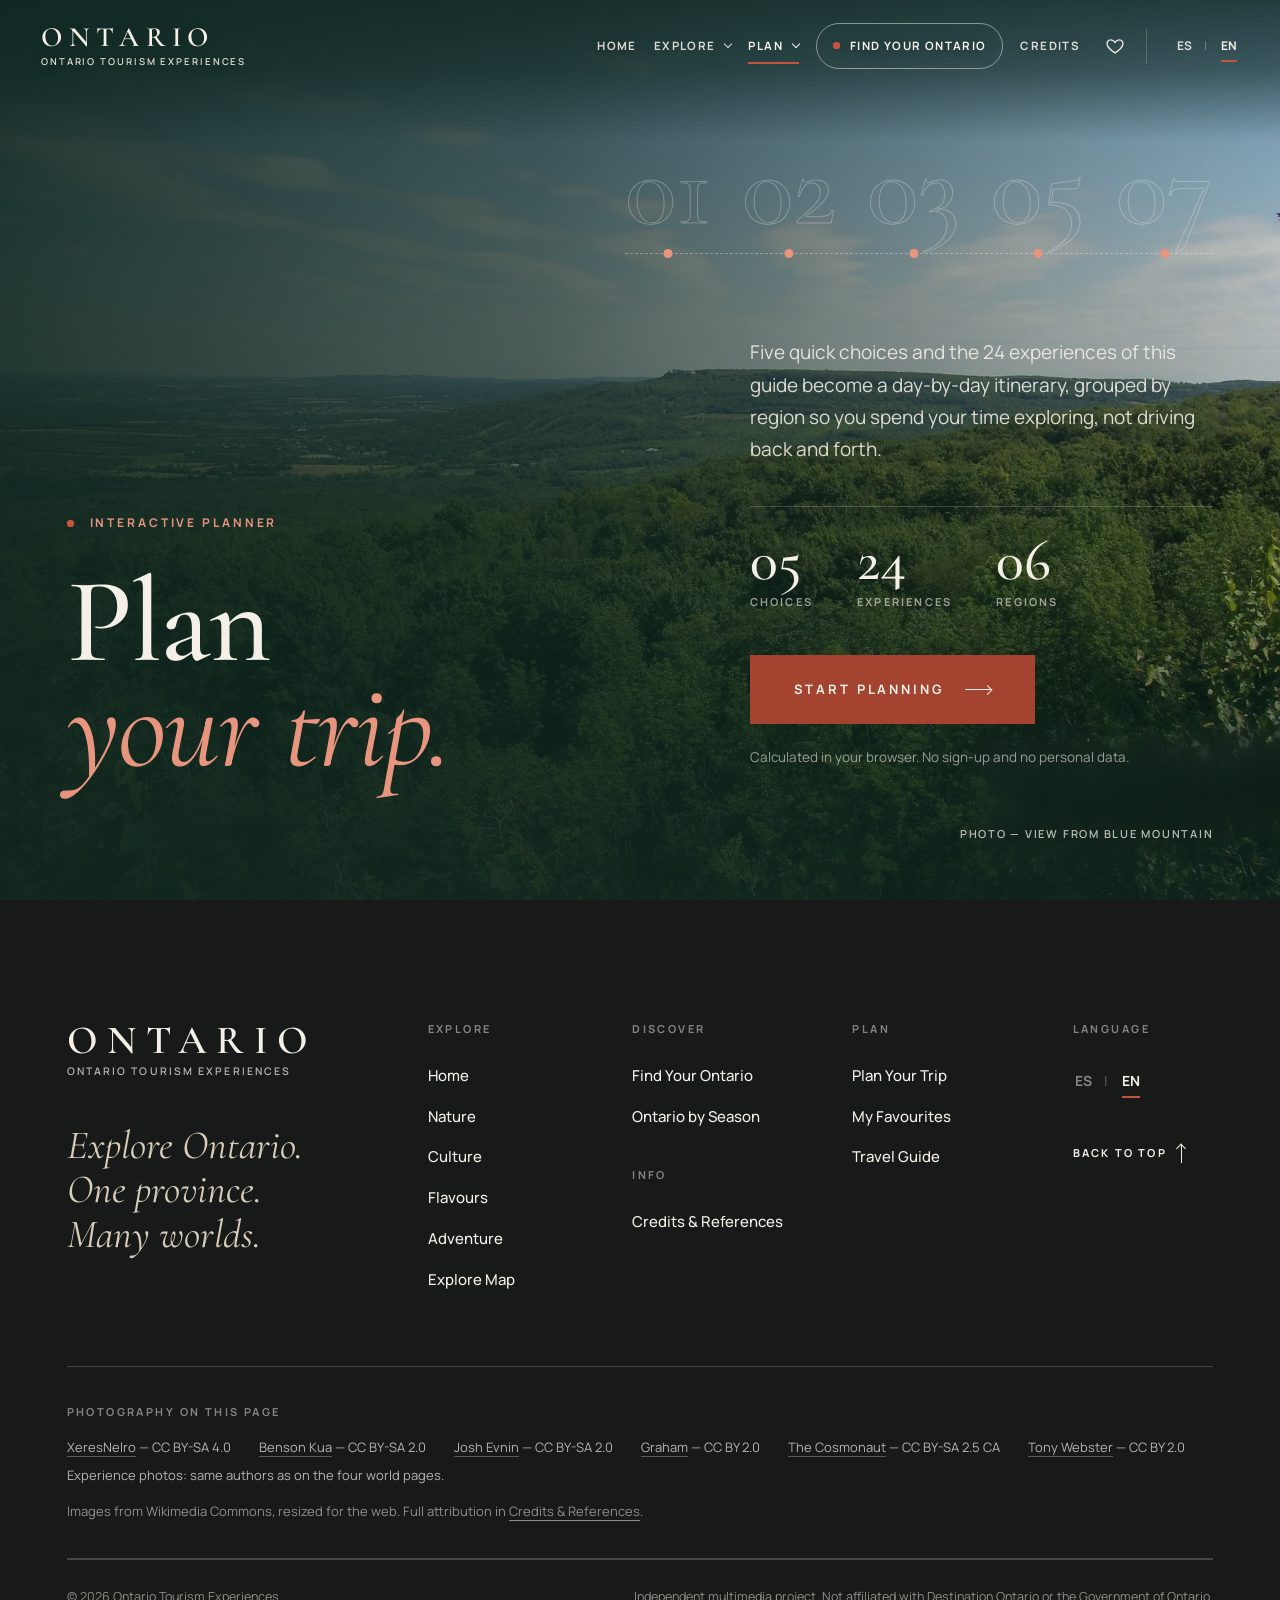
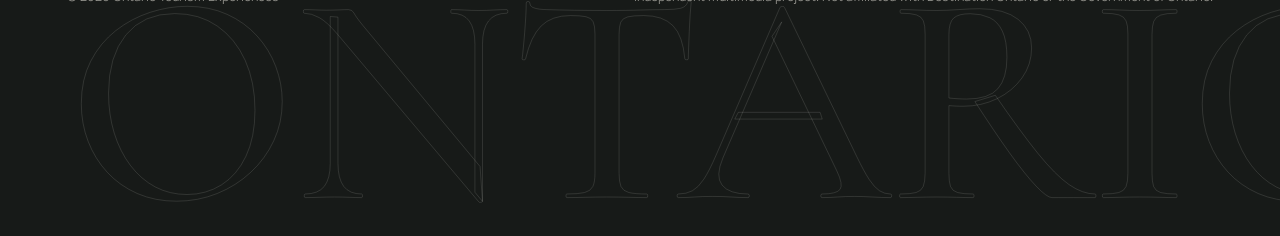
<file: plan-your-trip.html>
<!DOCTYPE html>
<html lang="en">
<head>
  <meta charset="UTF-8">
  <meta name="viewport" content="width=device-width, initial-scale=1">
  <title>Plan Your Trip — Ontario Tourism Experiences</title>
  <meta name="description" content="Choose how many days, who you travel with, your interests, a region and a season: get a realistic day-by-day itinerary with the 24 experiences of this guide." data-i18n-attr="content:meta.plan">
  <meta name="theme-color" content="#17352B">

  <!-- Early language flag (same snippet on every page) -->
  <script>
    (function () {
      var d = document.documentElement;
      d.classList.add('js');
      try {
        var l = (location.search.match(/[?&]lang=(es|en)/) || [])[1] || localStorage.getItem('ote-lang');
        if (l === 'es') { d.lang = 'es'; d.classList.add('i18n-pending'); }
      } catch (e) {}
      setTimeout(function () { d.classList.remove('i18n-pending'); }, 1500);
    })();
  </script>

  <link rel="preconnect" href="https://fonts.googleapis.com">
  <link rel="preconnect" href="https://fonts.gstatic.com" crossorigin>
  <link rel="stylesheet" href="https://fonts.googleapis.com/css2?family=Cormorant+Garamond:ital,wght@0,400;0,500;0,600;1,400;1,500&family=Manrope:wght@400;500;600;700&display=swap">
  <link rel="preload" as="image" href="images/adventure/opener-blue-mountain-view.webp" type="image/webp" fetchpriority="high">
  <link rel="stylesheet" href="css/style.css">

  <script src="js/language.js" defer></script>
  <script src="js/worlds-i18n.js" defer></script>
  <script src="js/experiences.js" defer></script>
  <script src="js/favourites.js" defer></script>
  <script src="js/plan.js" defer></script>
  <script src="js/main.js" defer></script>
</head>

<body id="top" data-page="plan" data-page-title="title.plan" data-nav="transparent">

  <a class="skip-link" href="#main" data-i18n="nav.skip">Skip to content</a>

  <!-- Shared header (rendered by js/main.js) -->
  <div data-component="site-header"></div>

  <noscript><p class="noscript">This experience needs JavaScript enabled. / Esta experiencia necesita JavaScript activado.</p></noscript>

  <main id="main">
    <!-- =====================================================
         PLAN YOUR TRIP — intro → 5 choices → itinerary
         Same scene language as Find Your Ontario (js/plan.js)
         ===================================================== -->
    <div class="quiz planner" data-planner data-step="intro">
      <div class="quiz__bg" aria-hidden="true">
        <img class="is-active" src="images/adventure/opener-blue-mountain-view.webp" width="1920" height="1080" alt="" decoding="async" fetchpriority="high">
        <img alt="" decoding="async">
      </div>
      <div class="quiz__shade" aria-hidden="true"></div>

      <div class="quiz__stage">
        <!-- INTRO -->
        <section class="quiz-intro planner-intro" aria-labelledby="plan-title">
          <ol class="planner-intro__route" aria-hidden="true">
            <li>01</li><li>02</li><li>03</li><li>05</li><li>07</li>
          </ol>
          <div class="quiz-intro__head">
            <p class="eyebrow eyebrow--accent"><span class="pulse-dot" aria-hidden="true"></span><span data-i18n="plan.intro.eyebrow">Interactive planner</span></p>
            <h1 class="display-xl" id="plan-title" data-i18n-html="plan.intro.title">Plan<br><em>your trip.</em></h1>
          </div>
          <div class="quiz-intro__body">
            <p class="lede" data-i18n="plan.intro.lede"></p>
            <dl class="fyo__meta">
              <div><dt data-i18n="plan.intro.m1">Choices</dt><dd>05</dd></div>
              <div><dt data-i18n="plan.intro.m2">Experiences</dt><dd>24</dd></div>
              <div><dt data-i18n="plan.intro.m3">Regions</dt><dd>06</dd></div>
            </dl>
            <div class="planner-intro__favs" data-plan-favs hidden></div>
            <button type="button" class="btn btn--large btn--glow" data-plan-start>
              <span class="btn__label"><span data-i18n="plan.intro.start">Start planning</span></span>
              <span class="arrow" aria-hidden="true"></span>
            </button>
            <p class="quiz-intro__note" data-i18n="plan.intro.note"></p>
          </div>
          <p class="photo-caption quiz-intro__caption"><span data-i18n="common.photo">Photo</span> — <span data-i18n="plan.intro.photo">View from Blue Mountain</span></p>
        </section>
        <!-- Steps are rendered here -->
      </div>

      <p class="sr-only quiz__live" aria-live="polite"></p>
    </div>

    <!-- RESULT — rendered by js/plan.js -->
    <section class="trip" data-trip aria-labelledby="trip-title" hidden></section>
  </main>

  <!-- Photo credits for this page (inserted into the footer) -->
  <template id="page-credits">
    <li><a href="https://commons.wikimedia.org/wiki/File:View_From_Blue_Mountain_4.jpg" target="_blank" rel="noopener">XeresNelro</a> — CC BY-SA 4.0</li>
    <li><a href="https://commons.wikimedia.org/wiki/File:Toronto_on_a_summer_day.jpg" target="_blank" rel="noopener">Benson Kua</a> — CC BY-SA 2.0</li>
    <li><a href="https://commons.wikimedia.org/wiki/File:Centre_Island_Beach_Toronto_2010.jpg" target="_blank" rel="noopener">Josh Evnin</a> — CC BY-SA 2.0</li>
    <li><a href="https://commons.wikimedia.org/wiki/File:Wikivoyage_banner_wines_of_ontario_3.jpg" target="_blank" rel="noopener">Graham</a> — CC BY 2.0</li>
    <li><a href="https://commons.wikimedia.org/wiki/File:Bruce_Peninsula_National_Park_cliffs.jpg" target="_blank" rel="noopener">The Cosmonaut</a> — CC BY-SA 2.5 CA</li>
    <li><a href="https://commons.wikimedia.org/wiki/File:Fall_Colors_at_Algonquin_Provincial_Park,_Canada_-_Autumn_on_Lake_of_Two_Rivers_(29648245373).jpg" target="_blank" rel="noopener">Tony Webster</a> — CC BY 2.0</li>
    <li><span data-i18n="credits.results">Experience photos: same authors as on the four world pages.</span></li>
  </template>

  <!-- Shared footer (rendered by js/main.js) -->
  <div data-component="site-footer"></div>

</body>
</html>
</file>
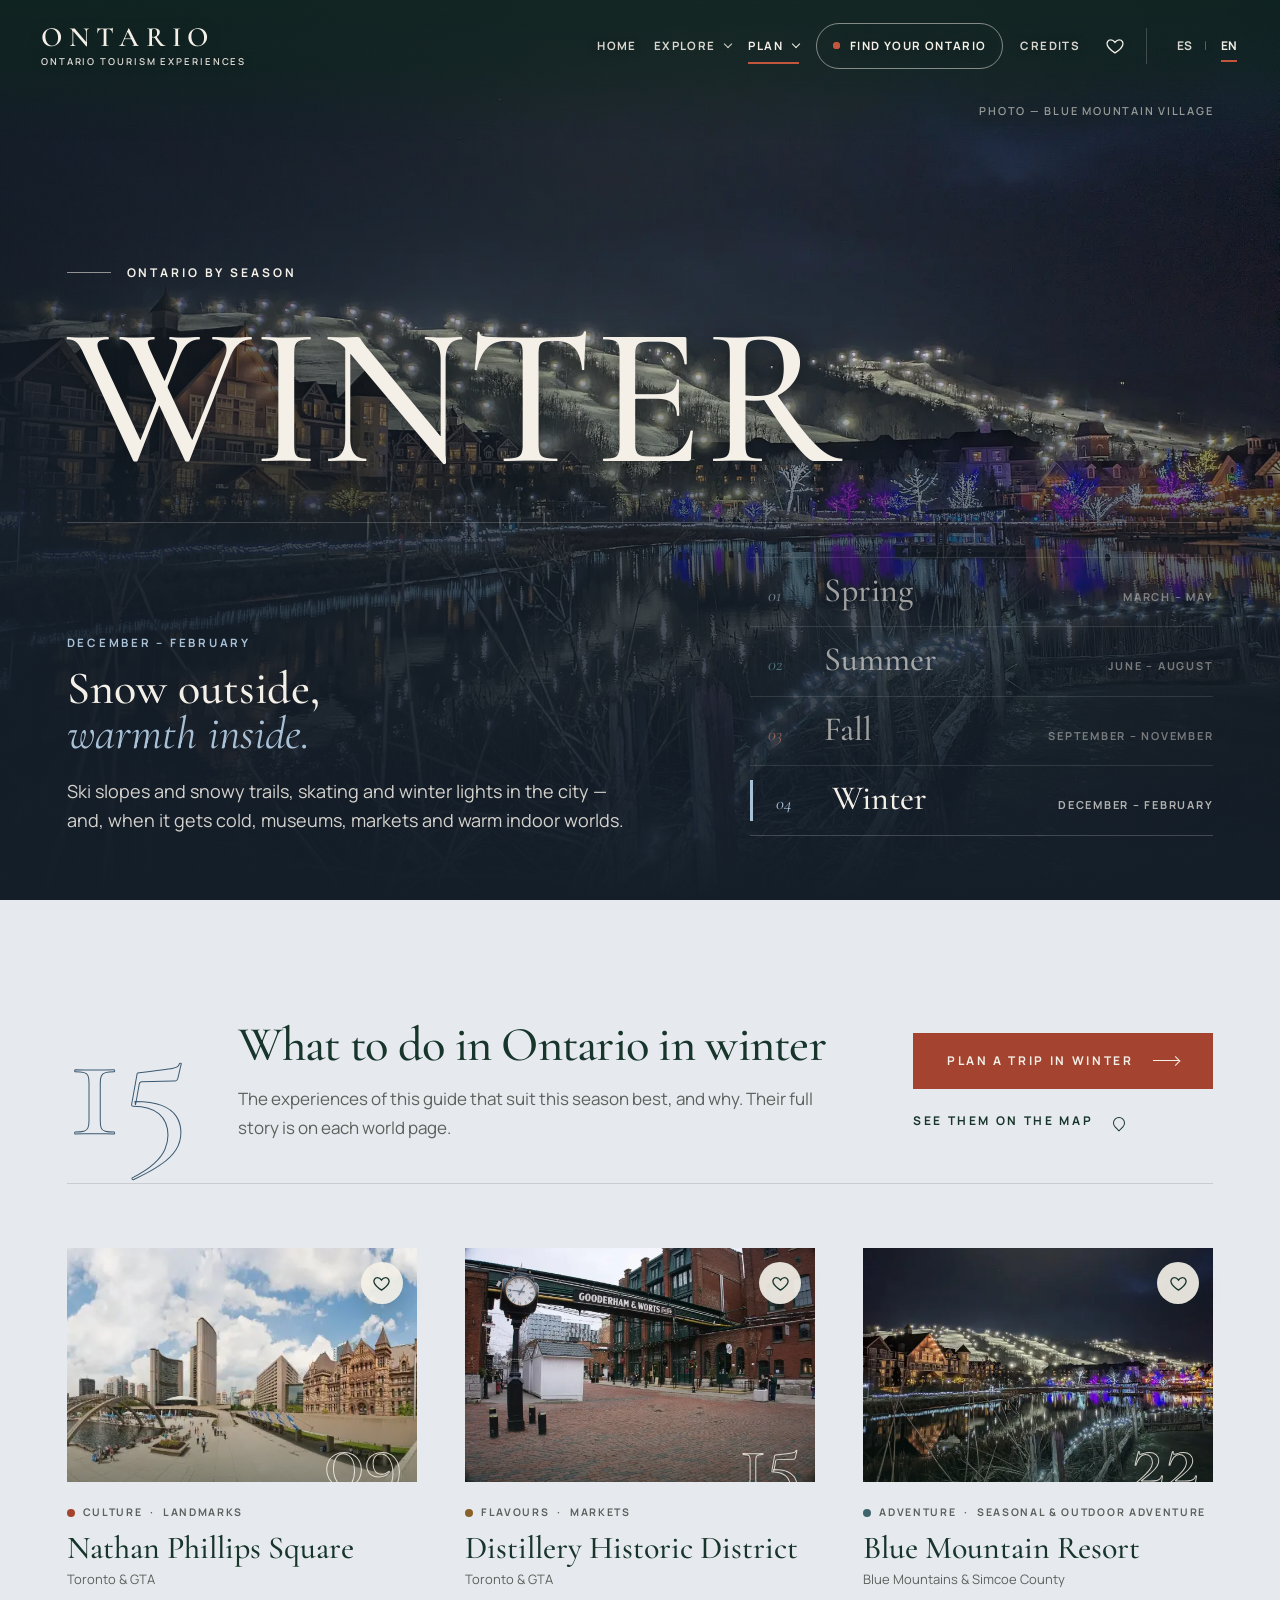
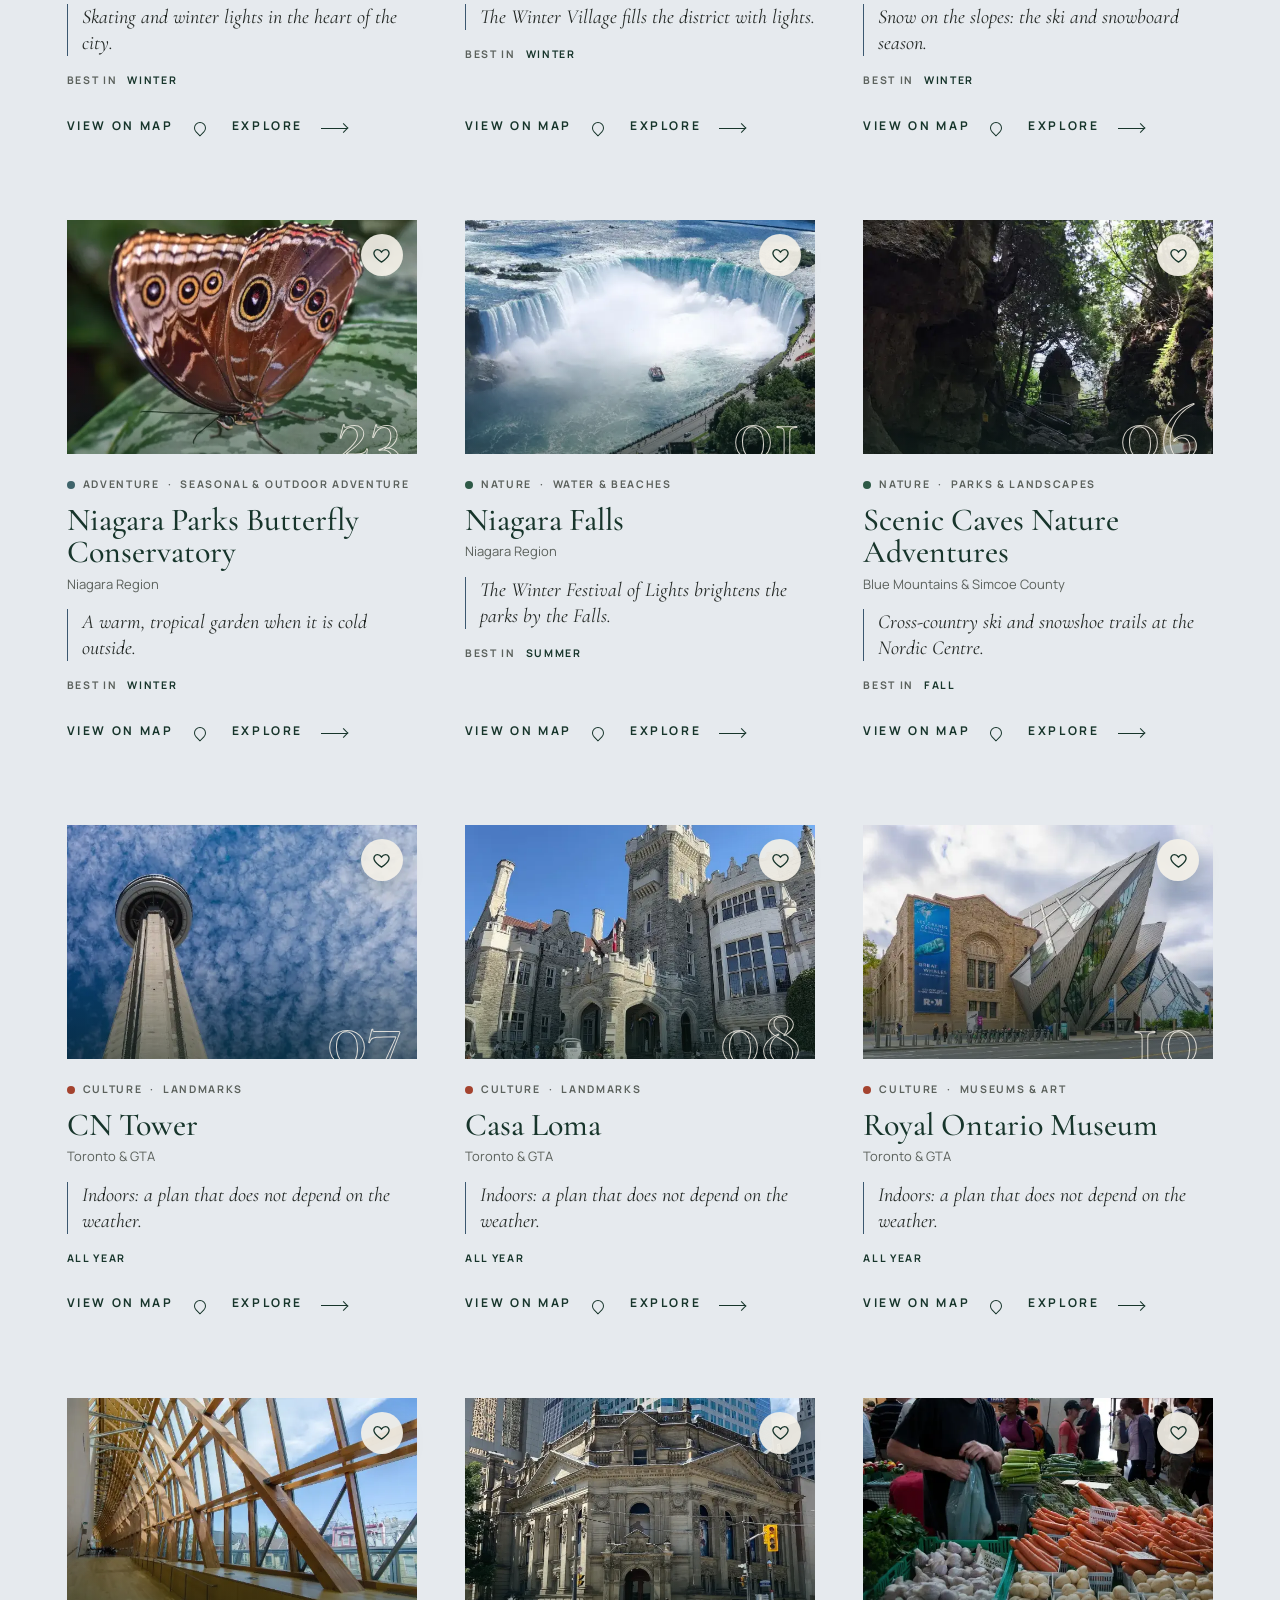
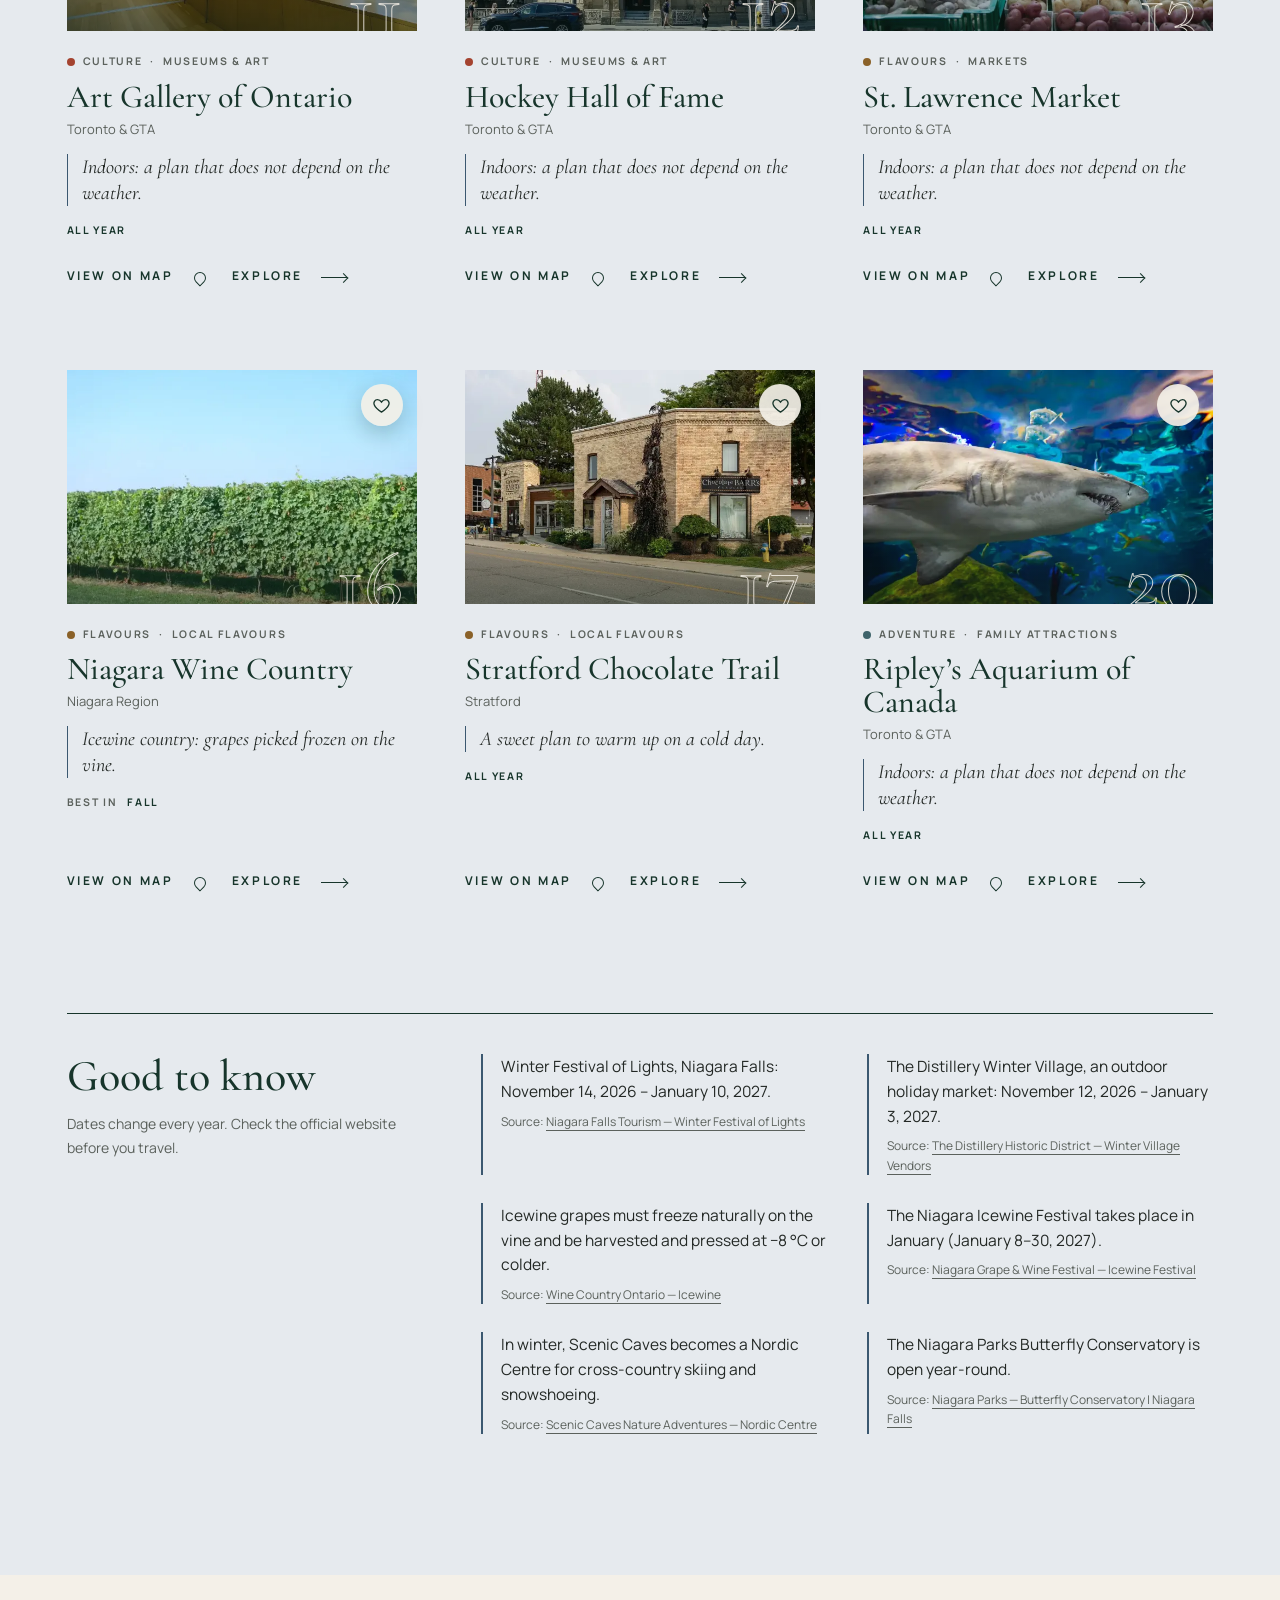
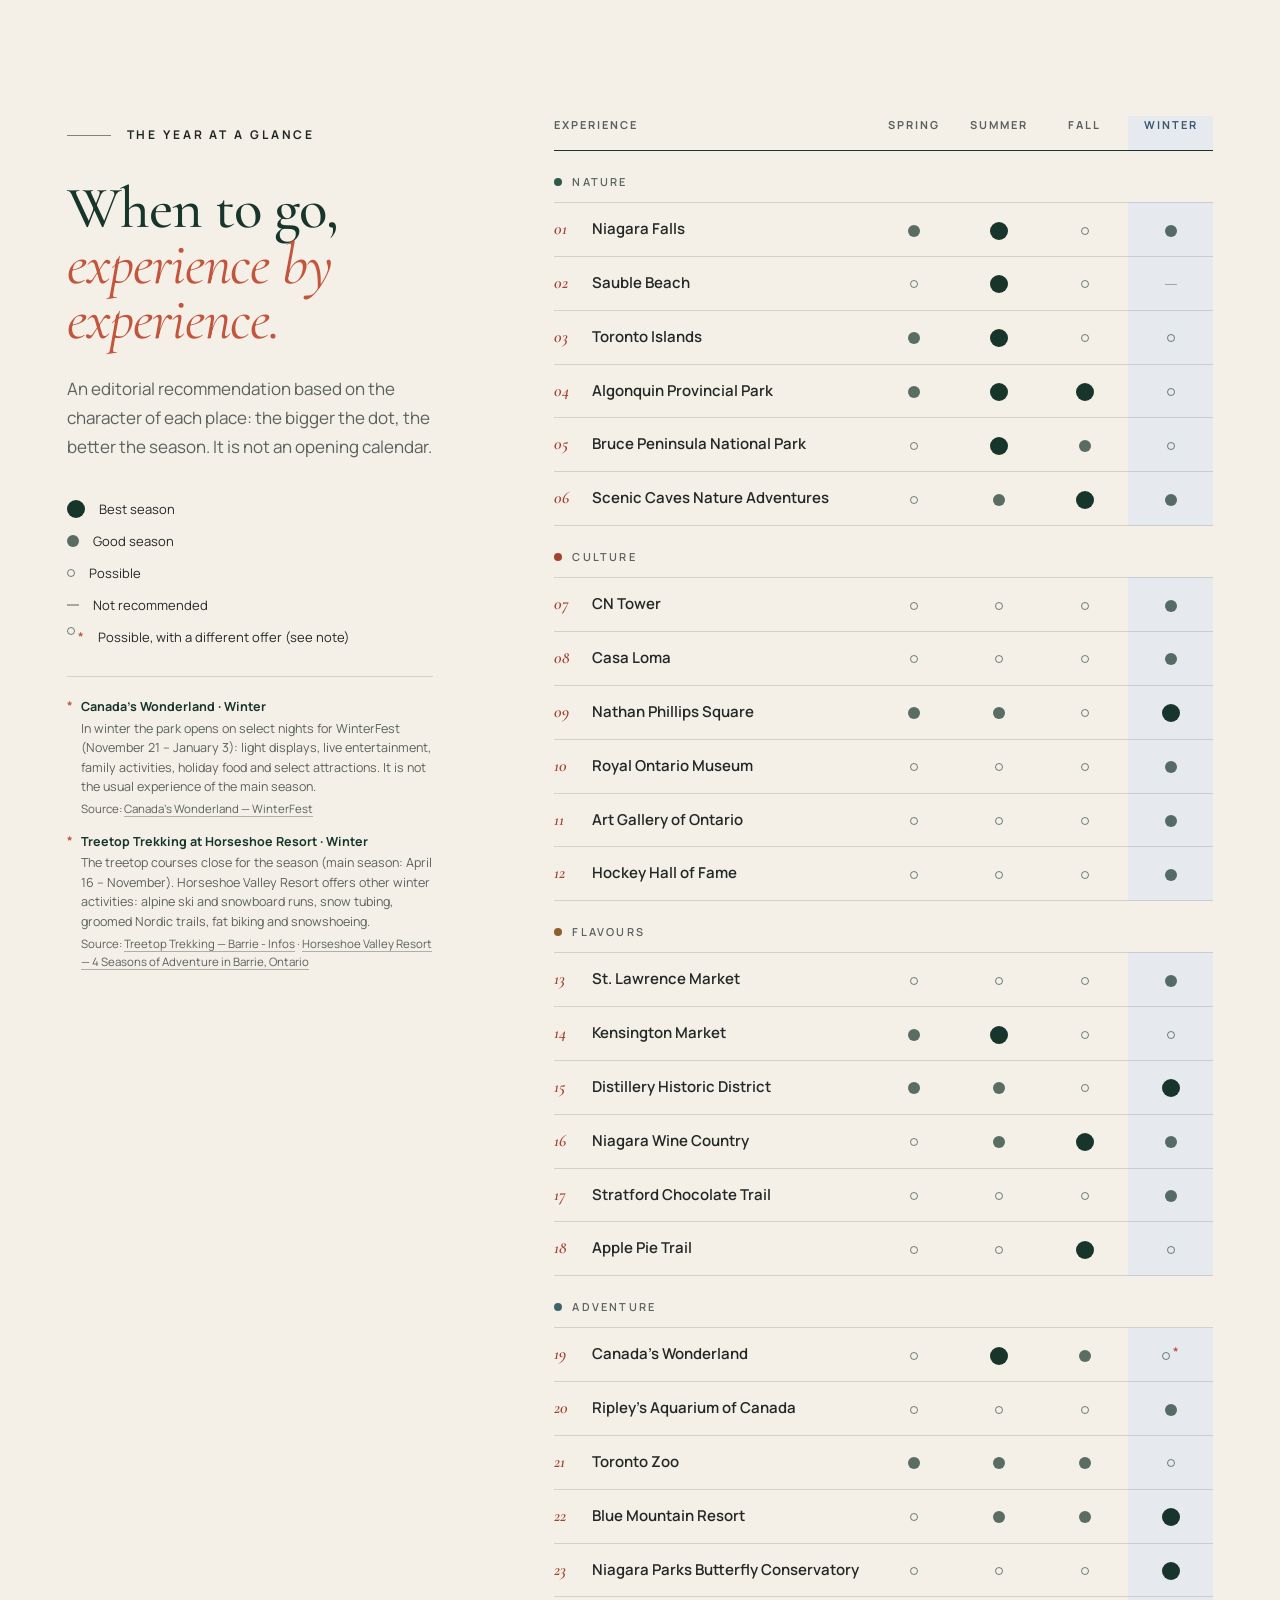
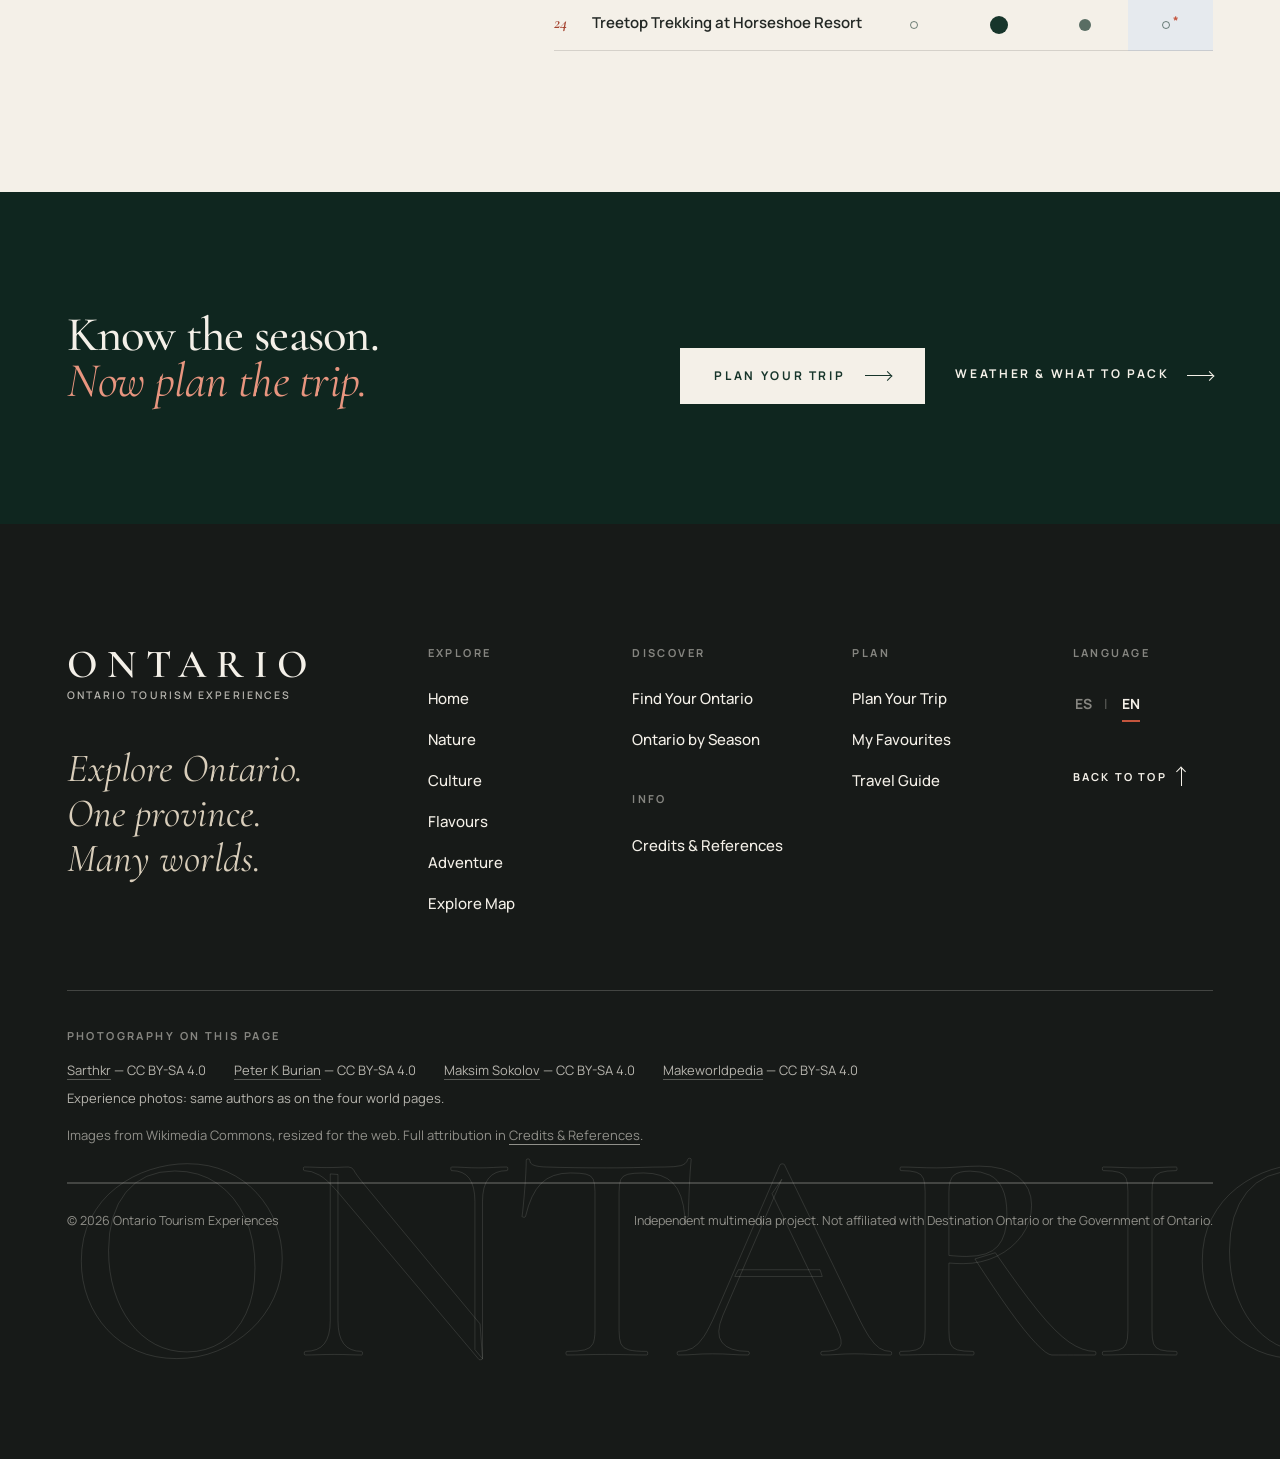
<file: seasons.html>
<!DOCTYPE html>
<html lang="en">
<head>
  <meta charset="UTF-8">
  <meta name="viewport" content="width=device-width, initial-scale=1">
  <title>Ontario by Season — Ontario Tourism Experiences</title>
  <meta name="description" content="What to do in Ontario in spring, summer, fall and winter: the experiences of this guide that suit each season, with verified seasonal information." data-i18n-attr="content:meta.seasons">
  <meta name="theme-color" content="#17352B">

  <!-- Early language flag (same snippet on every page) -->
  <script>
    (function () {
      var d = document.documentElement;
      d.classList.add('js');
      try {
        var l = (location.search.match(/[?&]lang=(es|en)/) || [])[1] || localStorage.getItem('ote-lang');
        if (l === 'es') { d.lang = 'es'; d.classList.add('i18n-pending'); }
      } catch (e) {}
      setTimeout(function () { d.classList.remove('i18n-pending'); }, 1500);
    })();
  </script>

  <link rel="preconnect" href="https://fonts.googleapis.com">
  <link rel="preconnect" href="https://fonts.gstatic.com" crossorigin>
  <link rel="stylesheet" href="https://fonts.googleapis.com/css2?family=Cormorant+Garamond:ital,wght@0,400;0,500;0,600;1,400;1,500&family=Manrope:wght@400;500;600;700&display=swap">
  <link rel="stylesheet" href="css/style.css">

  <script src="js/language.js" defer></script>
  <script src="js/worlds-i18n.js" defer></script>
  <script src="js/experiences.js" defer></script>
  <script src="js/favourites.js" defer></script>
  <script src="js/cards.js" defer></script>
  <script src="js/references.js" defer></script>
  <script src="js/seasons.js" defer></script>
  <script src="js/main.js" defer></script>
</head>

<body id="top" data-page="seasons" data-page-title="title.seasons" data-nav="transparent">

  <a class="skip-link" href="#main" data-i18n="nav.skip">Skip to content</a>

  <!-- Shared header (rendered by js/main.js) -->
  <div data-component="site-header"></div>

  <noscript><p class="noscript">This experience needs JavaScript enabled. / Esta experiencia necesita JavaScript activado.</p></noscript>

  <main id="main">

    <!-- =====================================================
         SEASON SCENE — photo, name and mood of the season
         (js/seasons.js; colours from body[data-season])
         ===================================================== -->
    <section class="season-hero" data-seasons aria-labelledby="season-name">
      <div class="season-hero__bg" aria-hidden="true">
        <img alt="" decoding="async" fetchpriority="high">
        <img alt="" decoding="async">
      </div>
      <div class="season-hero__shade" aria-hidden="true"></div>

      <div class="season-hero__inner">
        <p class="eyebrow" data-i18n="seasons.eyebrow">Ontario by Season</p>
        <h1 class="season-hero__name" id="season-name"><span data-season-name></span></h1>
        <div class="season-hero__row">
          <div class="season-hero__text">
            <p class="season-hero__months" data-season-months></p>
            <p class="season-hero__title" data-season-title></p>
            <p class="season-hero__lede" data-season-lede></p>
          </div>
          <div class="season-tabs" role="tablist" data-i18n-attr="aria-label:seasons.tabs">
            <button type="button" class="season-tab" role="tab" id="tab-spring" data-season="spring" aria-controls="season-panel" aria-selected="false" tabindex="-1">
              <span class="season-tab__num">01</span><span class="season-tab__name" data-i18n="season.spring">Spring</span><span class="season-tab__months" data-i18n="season.months.spring"></span>
            </button>
            <button type="button" class="season-tab" role="tab" id="tab-summer" data-season="summer" aria-controls="season-panel" aria-selected="false" tabindex="-1">
              <span class="season-tab__num">02</span><span class="season-tab__name" data-i18n="season.summer">Summer</span><span class="season-tab__months" data-i18n="season.months.summer"></span>
            </button>
            <button type="button" class="season-tab" role="tab" id="tab-autumn" data-season="autumn" aria-controls="season-panel" aria-selected="false" tabindex="-1">
              <span class="season-tab__num">03</span><span class="season-tab__name" data-i18n="season.autumn">Fall</span><span class="season-tab__months" data-i18n="season.months.autumn"></span>
            </button>
            <button type="button" class="season-tab" role="tab" id="tab-winter" data-season="winter" aria-controls="season-panel" aria-selected="false" tabindex="-1">
              <span class="season-tab__num">04</span><span class="season-tab__name" data-i18n="season.winter">Winter</span><span class="season-tab__months" data-i18n="season.months.winter"></span>
            </button>
          </div>
        </div>
      </div>
      <p class="photo-caption season-hero__caption"><span data-i18n="seasons.photo">Photo</span> — <span data-season-photo></span></p>
    </section>

    <!-- =====================================================
         WHAT TO DO IN THIS SEASON
         ===================================================== -->
    <section class="season-panel" id="season-panel" role="tabpanel" tabindex="-1">
      <div data-season-panel></div>
    </section>

    <!-- =====================================================
         THE YEAR AT A GLANCE — 24 experiences × 4 seasons
         ===================================================== -->
    <section class="season-year" aria-labelledby="year-title">
      <div class="season-year__head">
        <p class="eyebrow reveal" data-i18n="seasons.year.eyebrow">The year at a glance</p>
        <h2 class="display-lg reveal reveal--title" style="--d:1" id="year-title" data-i18n-html="seasons.year.title"></h2>
        <p class="lede reveal" style="--d:2" data-i18n="seasons.year.lede"></p>
        <ul class="year-legend" data-year-legend></ul>
        <div class="year-notes" data-year-notes></div>
      </div>
      <div class="season-year__table" data-year></div>
    </section>

    <!-- =====================================================
         NEXT STEP
         ===================================================== -->
    <section class="page-next" aria-labelledby="season-next-title">
      <h2 class="display-md reveal" id="season-next-title" data-i18n-html="seasons.next.title"></h2>
      <div class="page-next__links reveal" style="--d:1">
        <a class="btn btn--light" href="plan-your-trip.html"><span class="btn__label"><span data-i18n="nav.plan">Plan Your Trip</span></span><span class="arrow" aria-hidden="true"></span></a>
        <a class="link-arrow" href="travel-guide.html#weather"><span data-i18n="seasons.next.guide">Weather &amp; what to pack</span><span class="arrow" aria-hidden="true"></span></a>
      </div>
    </section>

  </main>

  <!-- Photo credits for this page (inserted into the footer) -->
  <template id="page-credits">
    <li><a href="https://commons.wikimedia.org/wiki/File:Algonquin_Canoe_Lake.jpg" target="_blank" rel="noopener">Sarthkr</a> — CC BY-SA 4.0</li>
    <li><a href="https://commons.wikimedia.org/wiki/File:Sauble_Beach,_Ontario_(Lake_Huron).jpg" target="_blank" rel="noopener">Peter K Burian</a> — CC BY-SA 4.0</li>
    <li><a href="https://commons.wikimedia.org/wiki/File:A_small_lake_in_Algonquin_Provincial_Park.jpg" target="_blank" rel="noopener">Maksim Sokolov</a> — CC BY-SA 4.0</li>
    <li><a href="https://commons.wikimedia.org/wiki/File:Blue_Mountain_Ontario_at_night_(landscape).jpg" target="_blank" rel="noopener">Makeworldpedia</a> — CC BY-SA 4.0</li>
    <li><span data-i18n="credits.results">Experience photos: same authors as on the four world pages.</span></li>
  </template>

  <!-- Shared footer (rendered by js/main.js) -->
  <div data-component="site-footer"></div>

</body>
</html>
</file>
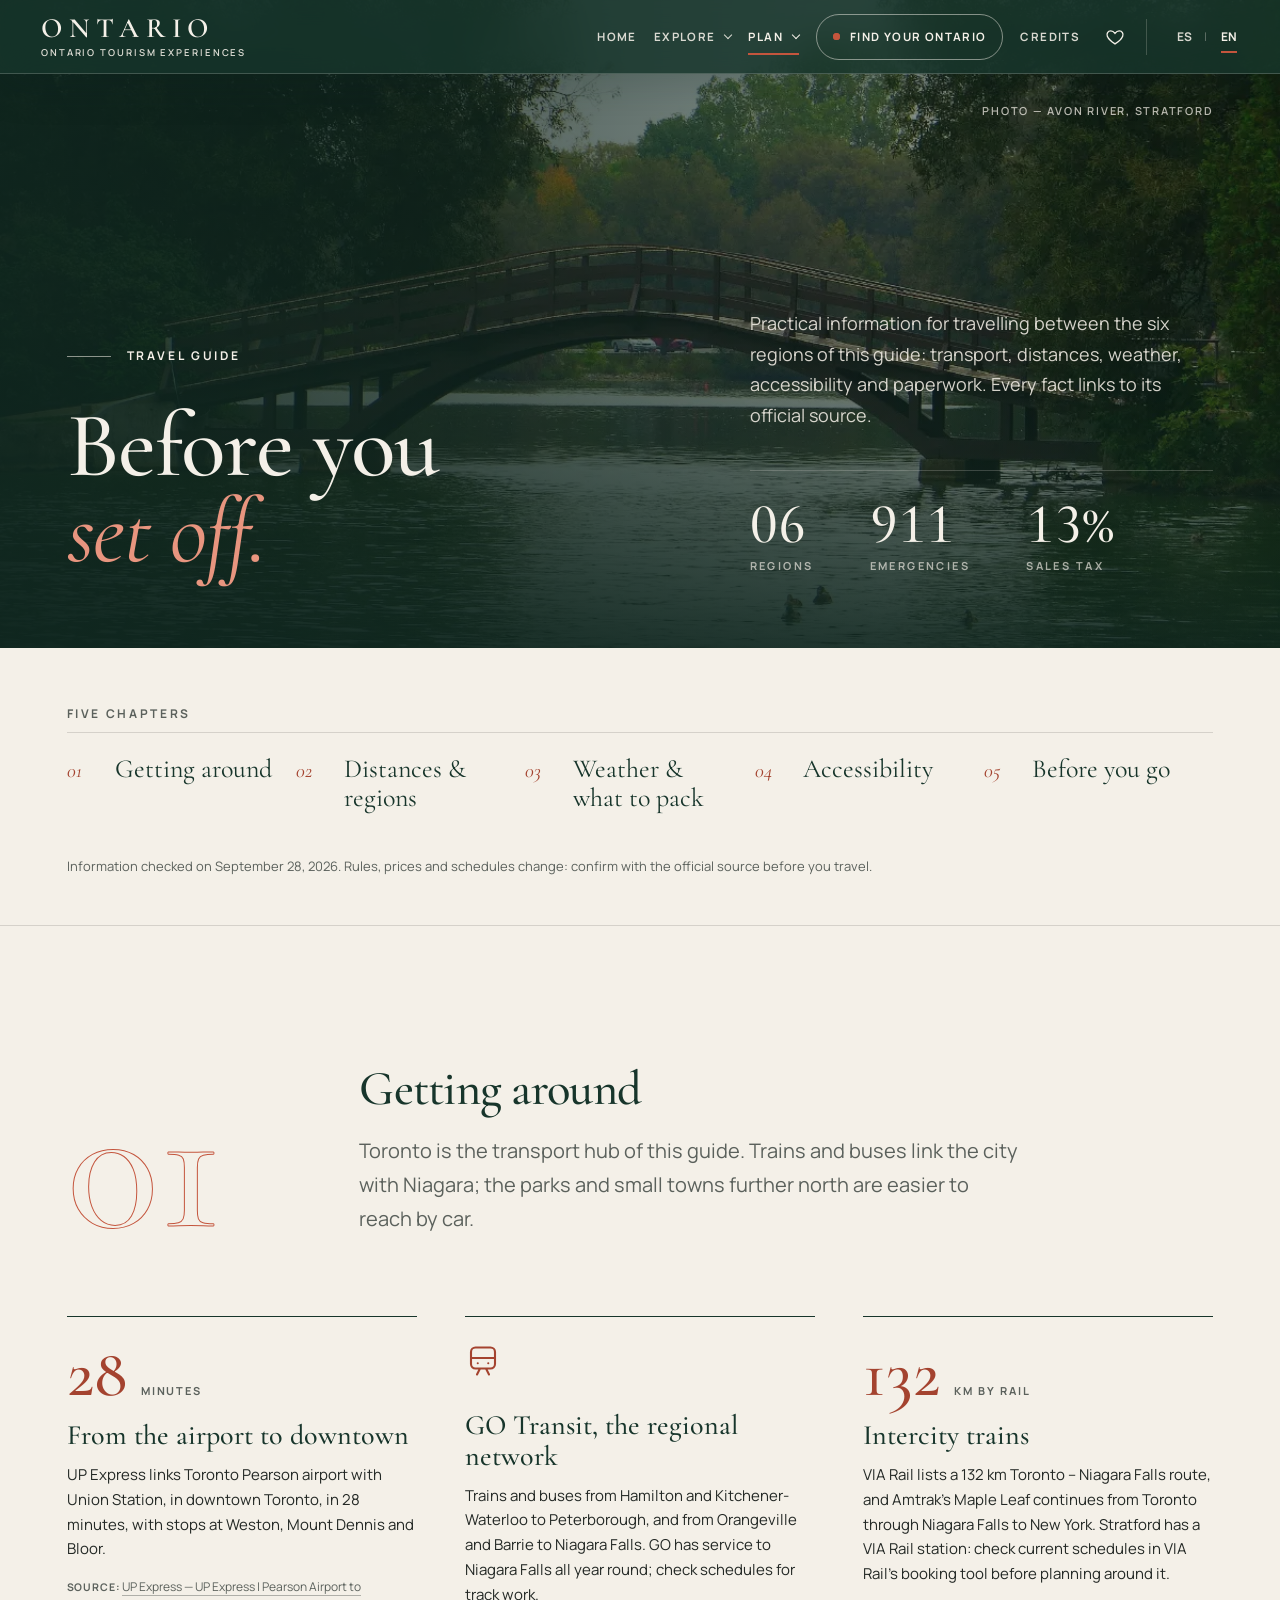
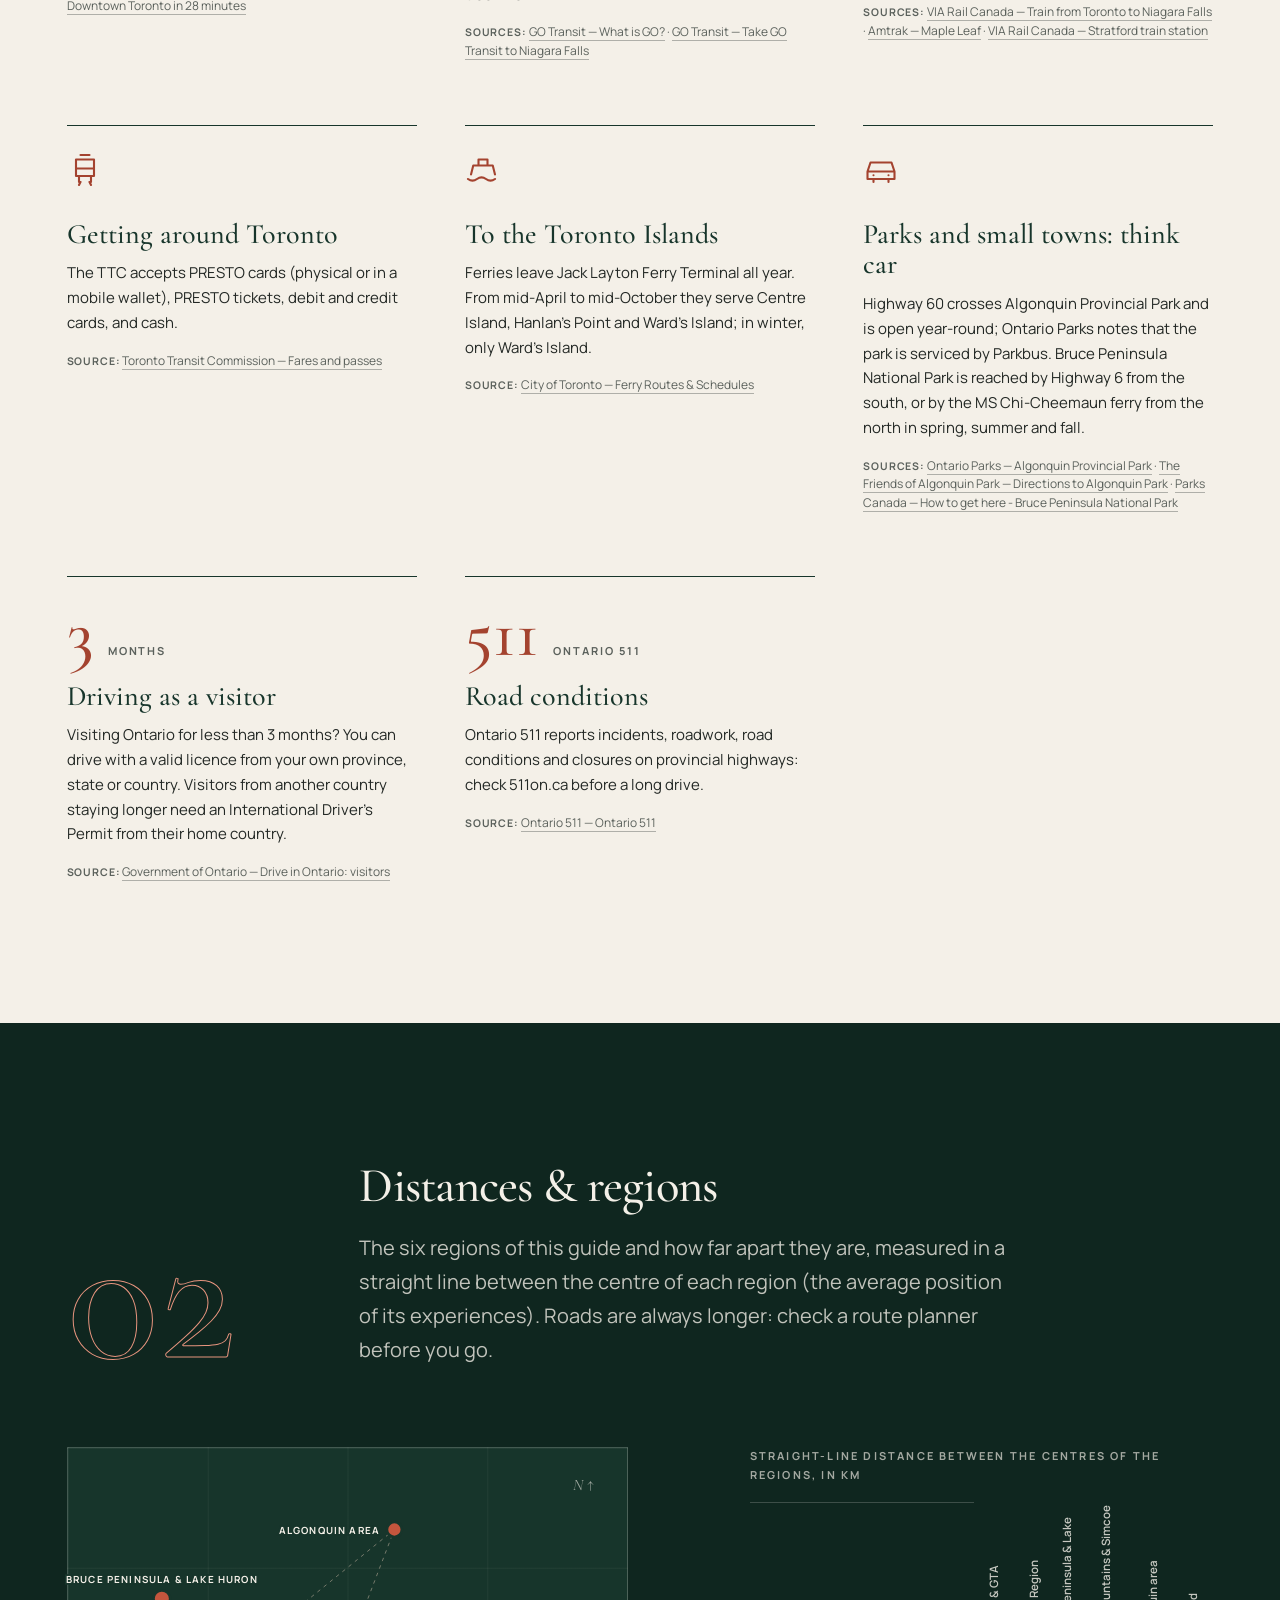
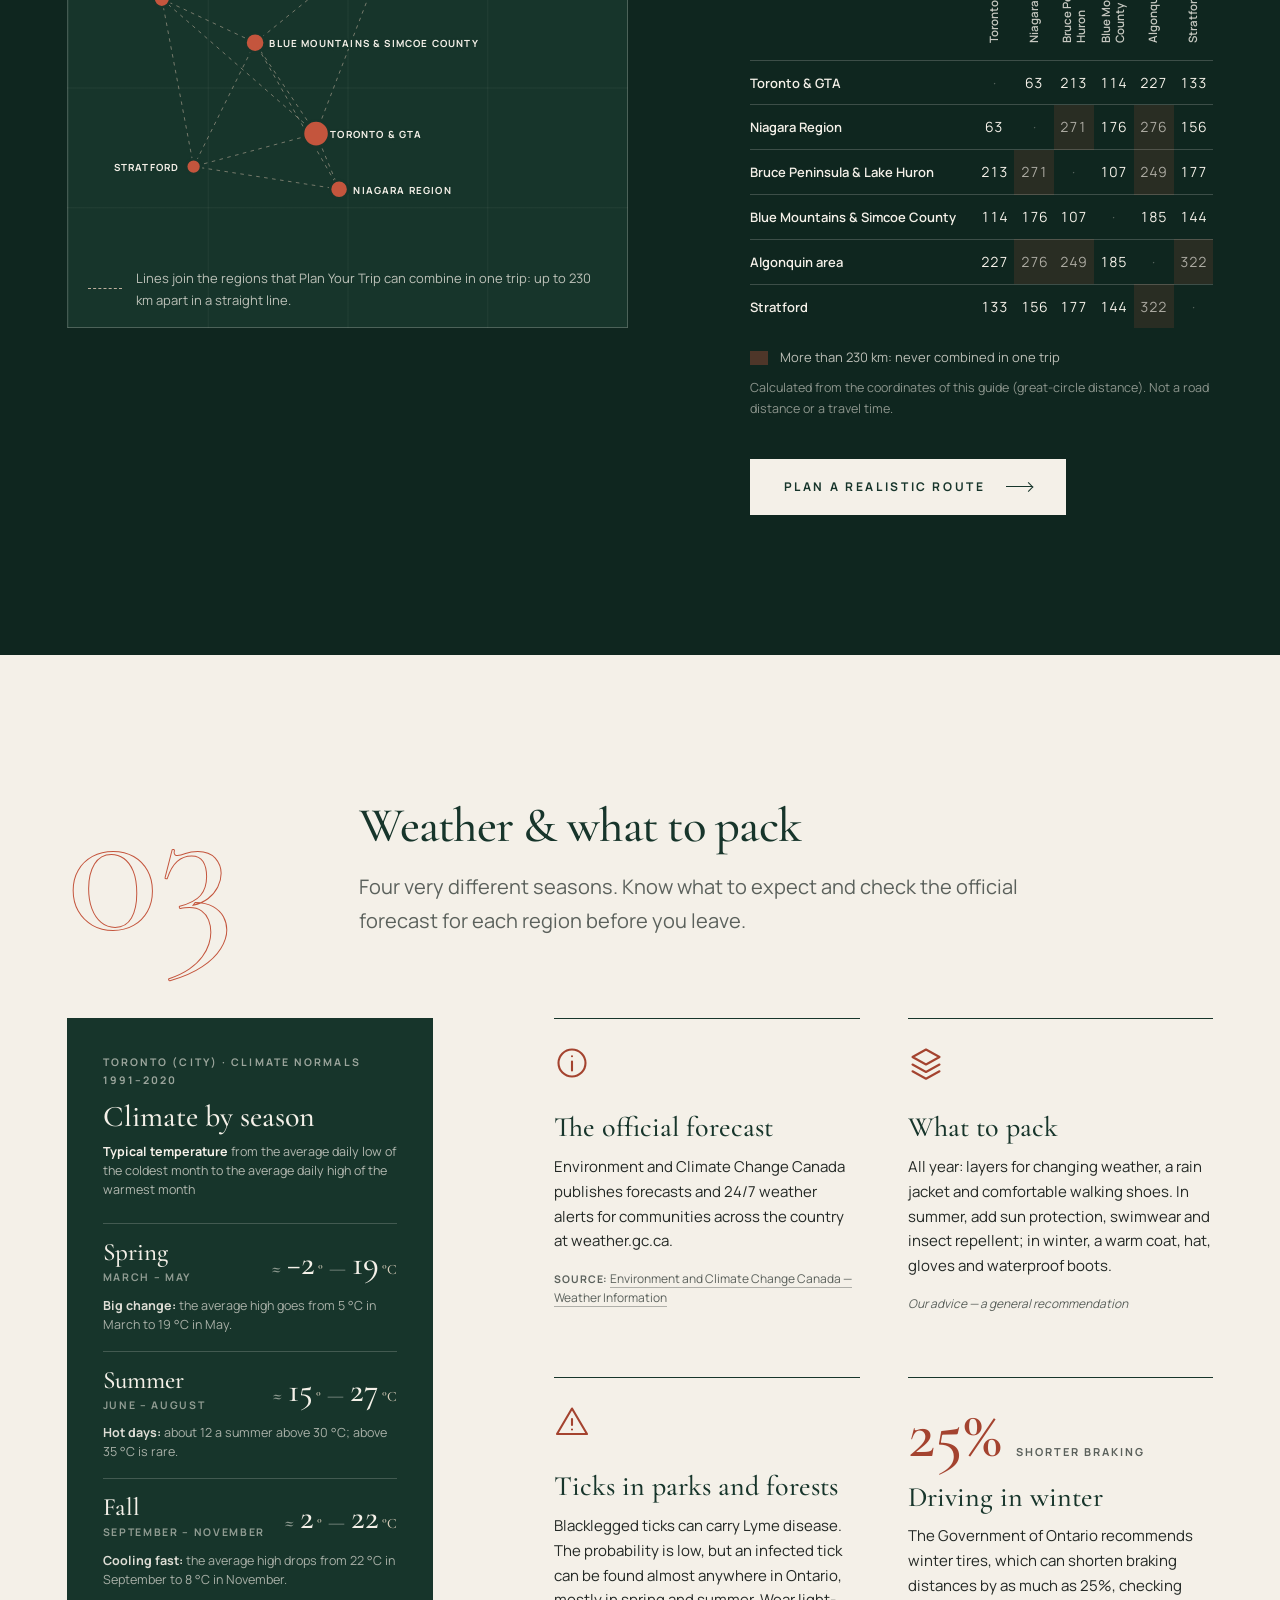
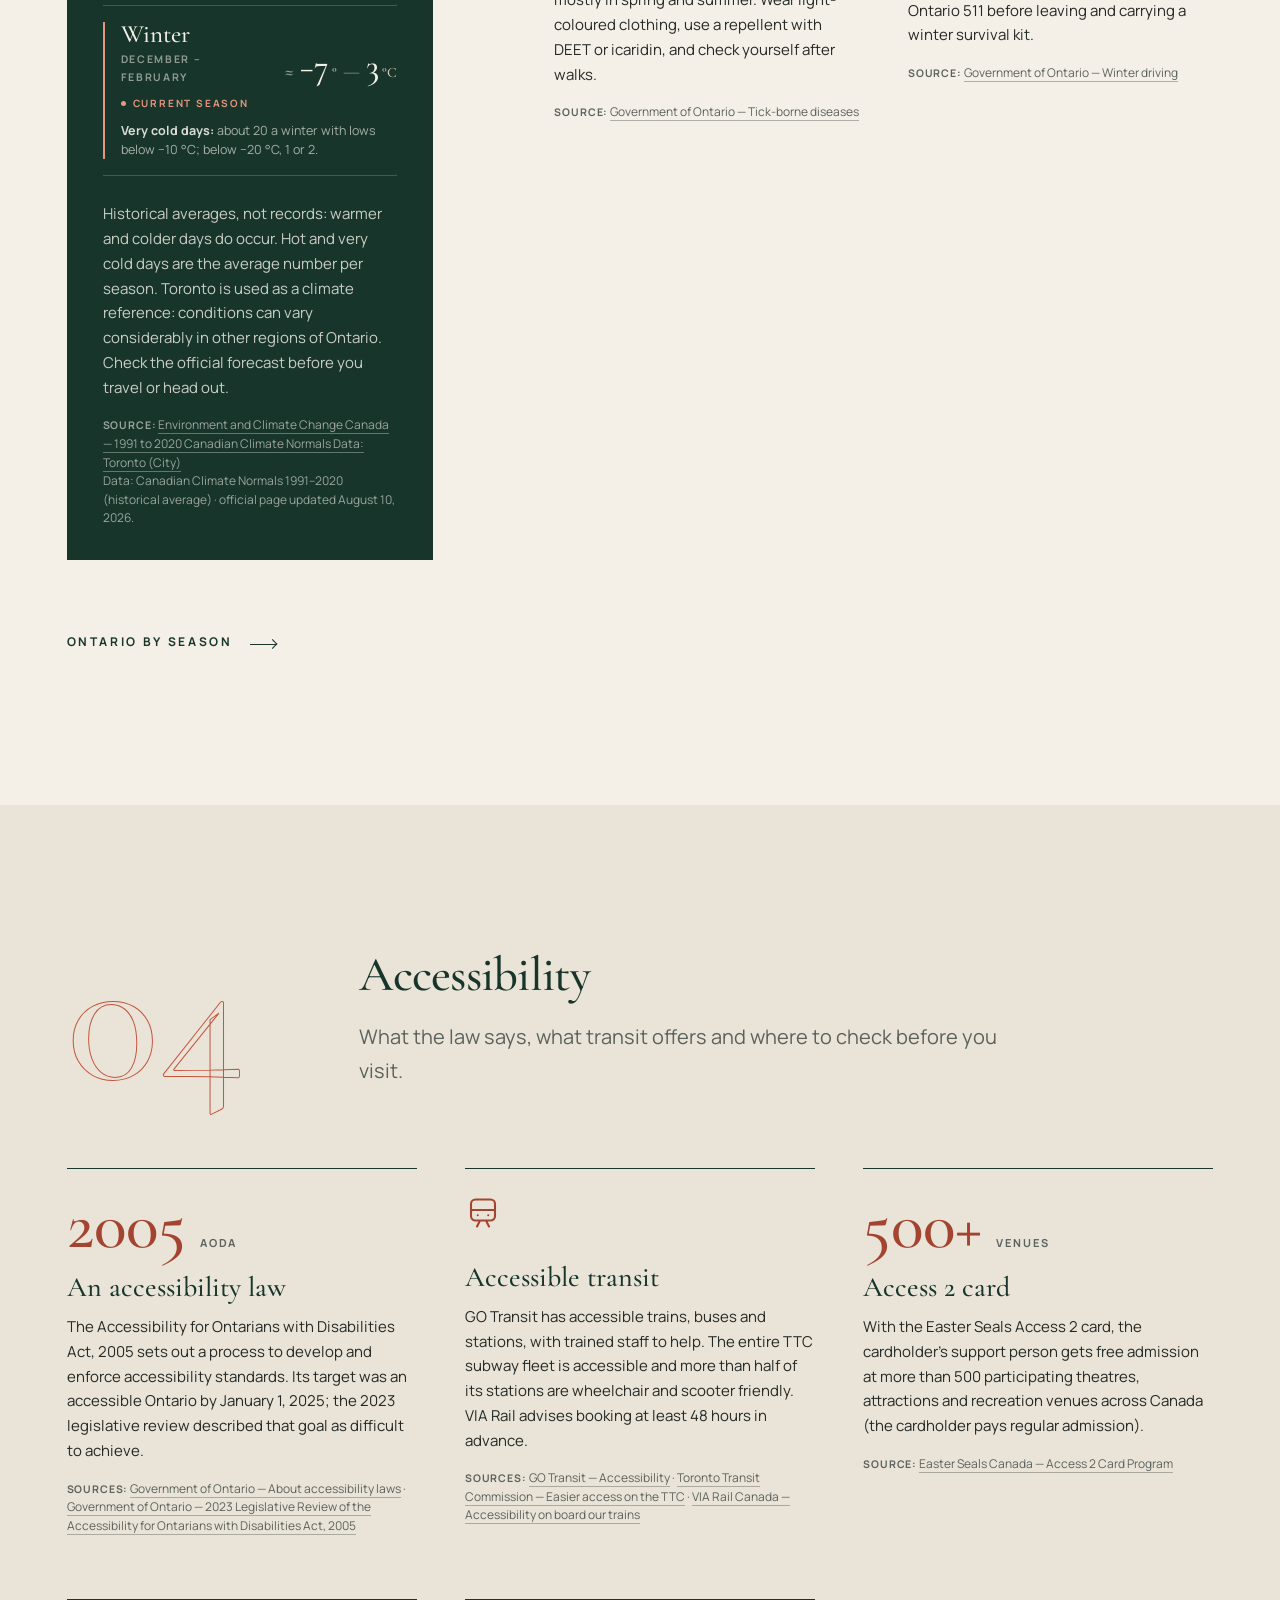
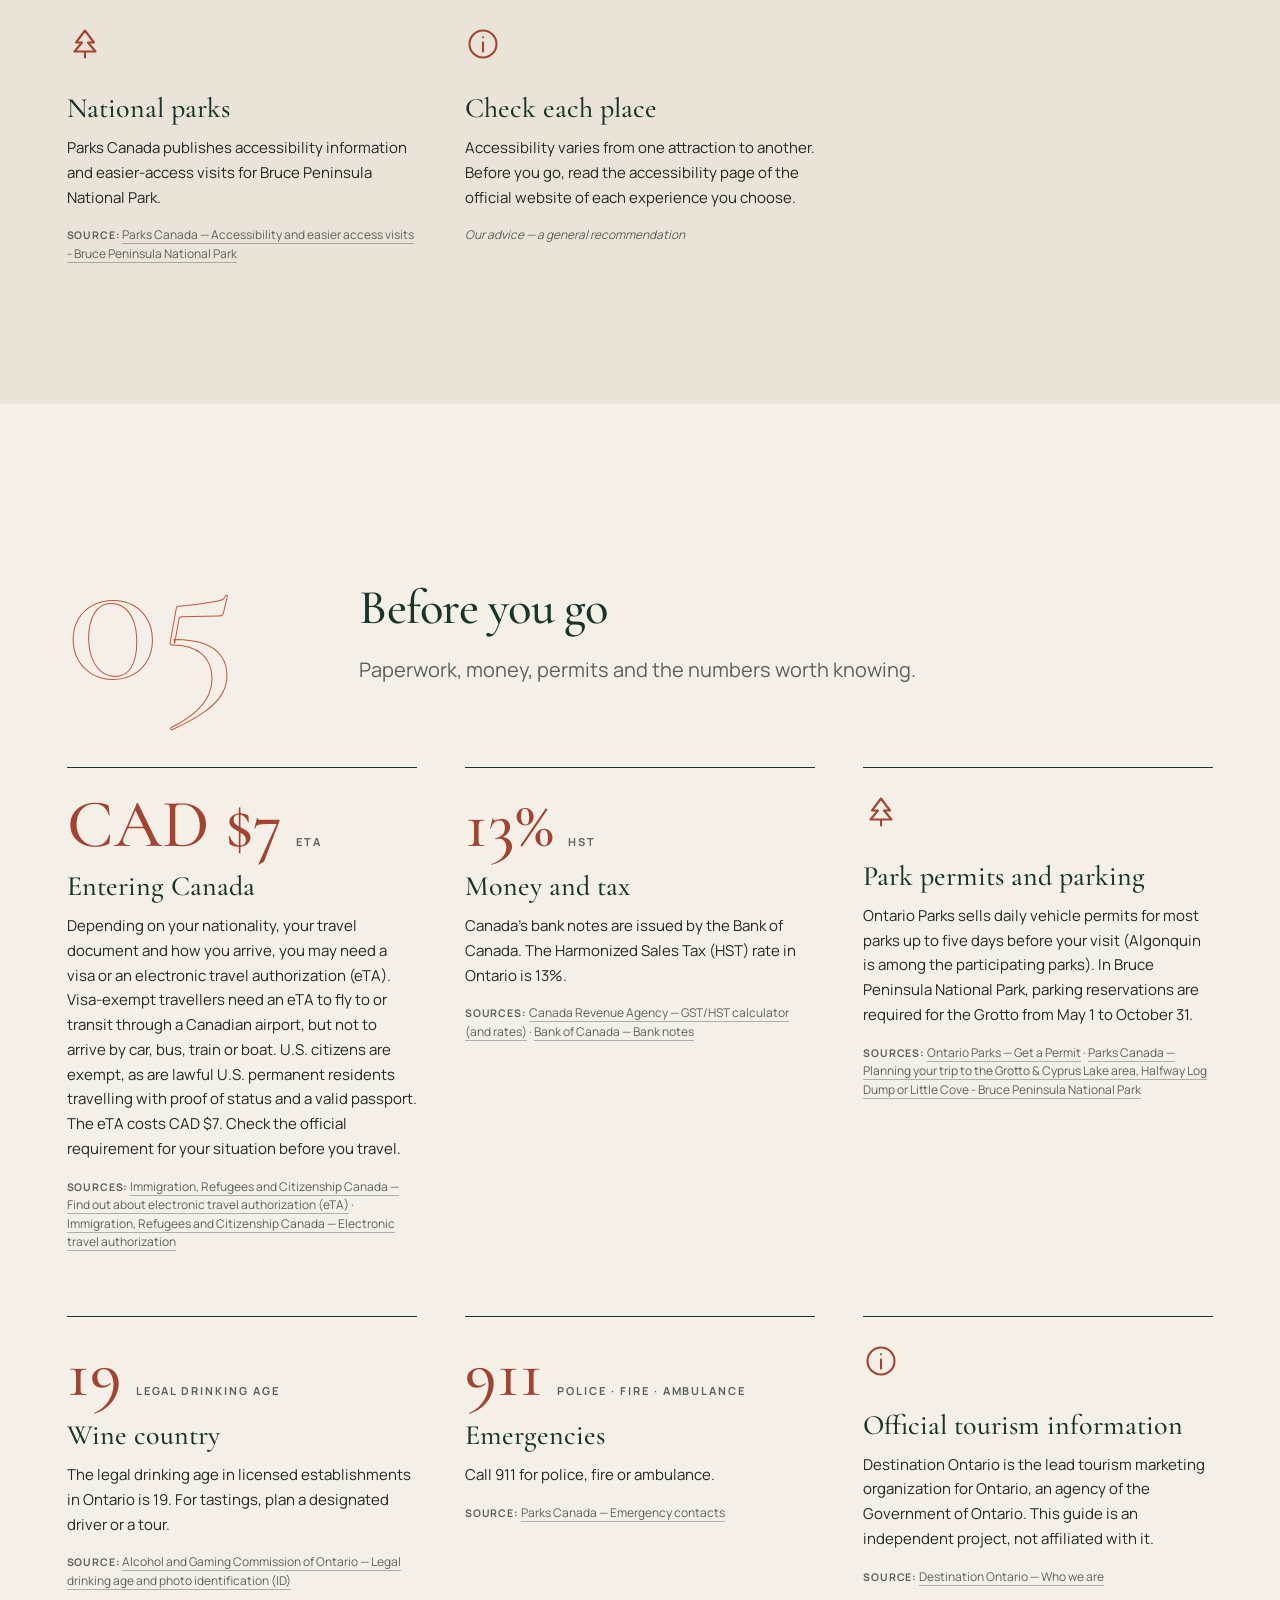
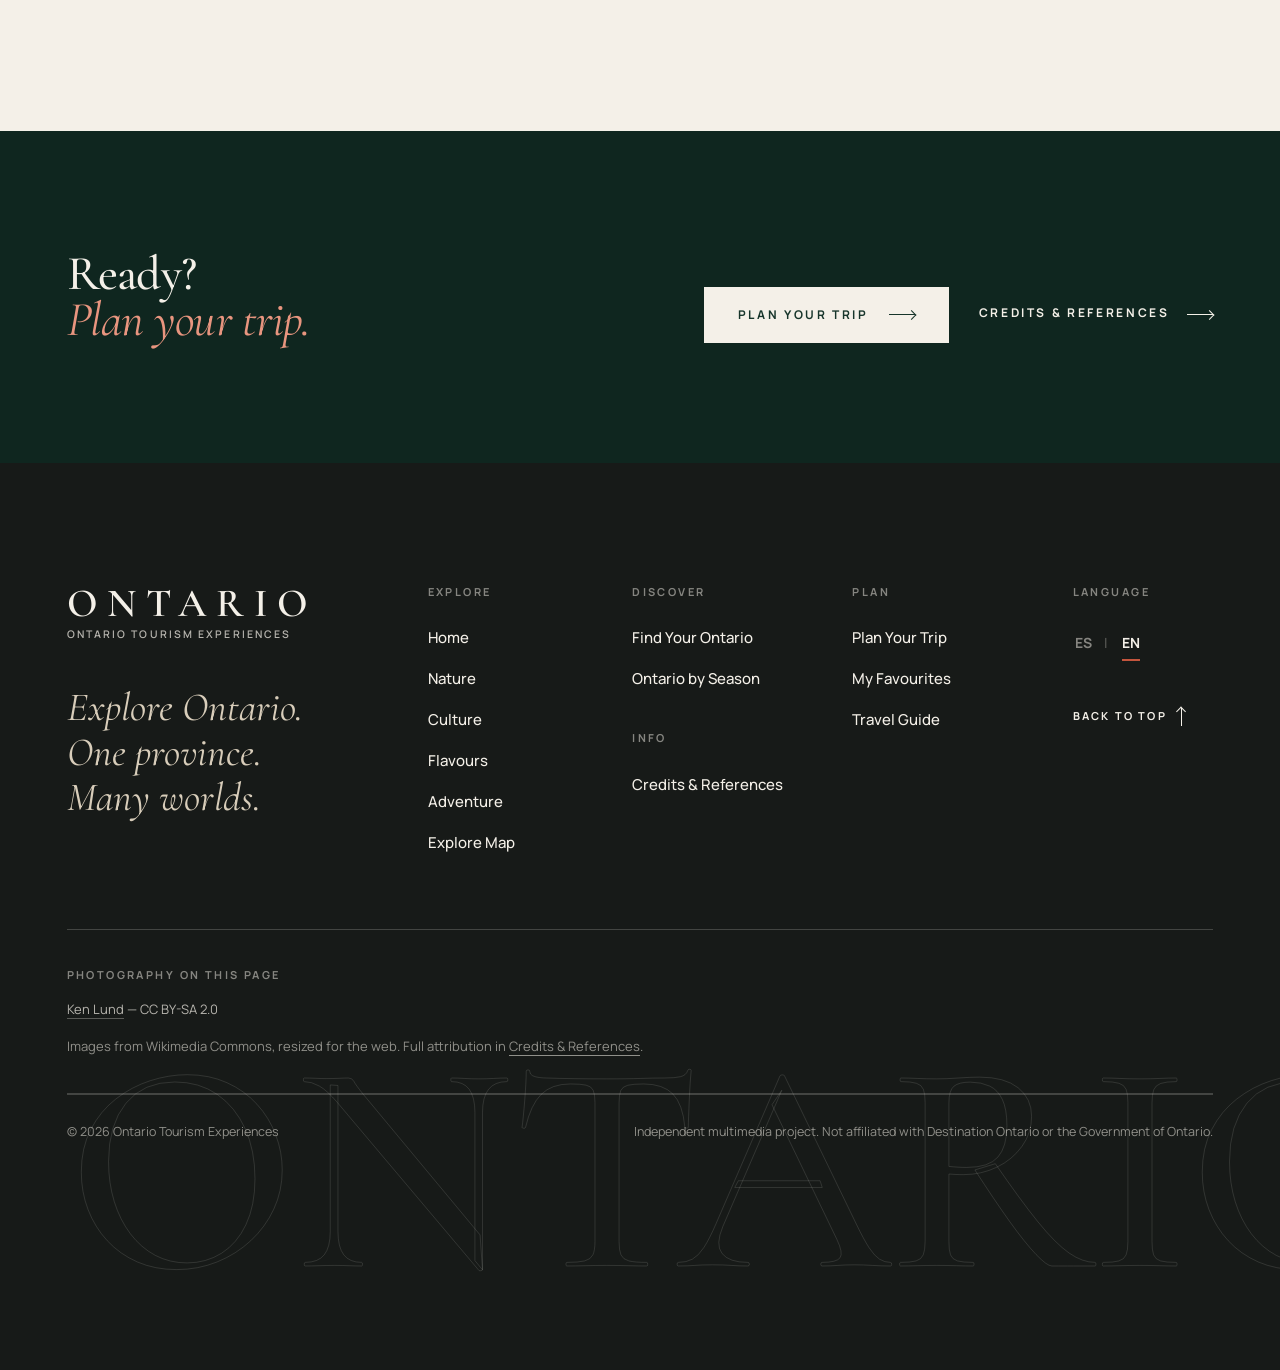
<file: travel-guide.html>
<!DOCTYPE html>
<html lang="en">
<head>
  <meta charset="UTF-8">
  <meta name="viewport" content="width=device-width, initial-scale=1">
  <title>Travel Guide — Ontario Tourism Experiences</title>
  <meta name="description" content="Practical information for travelling between the six regions of this guide: getting around, distances, weather, accessibility and paperwork, with official sources." data-i18n-attr="content:meta.guide">
  <meta name="theme-color" content="#17352B">

  <!-- Early language flag (same snippet on every page) -->
  <script>
    (function () {
      var d = document.documentElement;
      d.classList.add('js');
      try {
        var l = (location.search.match(/[?&]lang=(es|en)/) || [])[1] || localStorage.getItem('ote-lang');
        if (l === 'es') { d.lang = 'es'; d.classList.add('i18n-pending'); }
      } catch (e) {}
      setTimeout(function () { d.classList.remove('i18n-pending'); }, 1500);
    })();
  </script>

  <link rel="preconnect" href="https://fonts.googleapis.com">
  <link rel="preconnect" href="https://fonts.gstatic.com" crossorigin>
  <link rel="stylesheet" href="https://fonts.googleapis.com/css2?family=Cormorant+Garamond:ital,wght@0,400;0,500;0,600;1,400;1,500&family=Manrope:wght@400;500;600;700&display=swap">
  <link rel="stylesheet" href="css/style.css">

  <script src="js/language.js" defer></script>
  <script src="js/experiences.js" defer></script>
  <script src="js/favourites.js" defer></script>
  <script src="js/references.js" defer></script>
  <script src="js/guide.js" defer></script>
  <script src="js/main.js" defer></script>
</head>

<body id="top" data-page="guide" data-page-title="title.guide">

  <a class="skip-link" href="#main" data-i18n="nav.skip">Skip to content</a>

  <!-- Shared header (rendered by js/main.js) -->
  <div data-component="site-header"></div>

  <noscript><p class="noscript">This experience needs JavaScript enabled. / Esta experiencia necesita JavaScript activado.</p></noscript>

  <main id="main" data-guide>

    <!-- =====================================================
         INTRO
         ===================================================== -->
    <header class="atlas-head guide-head" aria-labelledby="guide-title">
      <figure class="atlas-head__media reveal-img">
        <img src="images/home/region-stratford-avon.webp" width="1200" height="900" alt="" decoding="async" data-depth="-0.06">
      </figure>
      <div class="atlas-head__text">
        <p class="eyebrow reveal" data-i18n="guide.eyebrow">Travel Guide</p>
        <h1 class="display-xl reveal reveal--title" style="--d:1" id="guide-title" data-i18n-html="guide.title"></h1>
      </div>
      <div class="atlas-head__side">
        <p class="lede reveal" style="--d:2" data-i18n="guide.lede"></p>
        <ul class="stats" data-stagger>
          <li><span class="stats__num">06</span><span class="stats__label" data-i18n="guide.s1">Regions</span></li>
          <li><span class="stats__num">911</span><span class="stats__label" data-i18n="guide.s2">Emergencies</span></li>
          <li><span class="stats__num">13%</span><span class="stats__label" data-i18n="guide.s3">Sales tax</span></li>
        </ul>
      </div>
      <p class="photo-caption atlas-head__caption"><span data-i18n="common.photo">Photo</span> — <span data-i18n="guide.photo">Avon River, Stratford</span></p>
    </header>

    <!-- Chapter index -->
    <nav class="guide-index" aria-labelledby="guide-index-title">
      <p class="chapters__title" id="guide-index-title" data-i18n="guide.chapters">Five chapters</p>
      <ol>
        <li><a href="#getting-around"><span class="chapters__num">01</span><span data-i18n="guide.c.around">Getting around</span></a></li>
        <li><a href="#distances"><span class="chapters__num">02</span><span data-i18n="guide.c.distances">Distances &amp; regions</span></a></li>
        <li><a href="#weather"><span class="chapters__num">03</span><span data-i18n="guide.c.weather">Weather &amp; what to pack</span></a></li>
        <li><a href="#accessibility"><span class="chapters__num">04</span><span data-i18n="guide.c.access">Accessibility</span></a></li>
        <li><a href="#before"><span class="chapters__num">05</span><span data-i18n="guide.c.before">Before you go</span></a></li>
      </ol>
      <p class="guide-index__checked" data-i18n="guide.checked"></p>
    </nav>

    <!-- 01 GETTING AROUND -->
    <section class="guide-chapter" id="getting-around" aria-labelledby="g1-title">
      <header class="guide-chapter__head">
        <span class="guide-chapter__num" aria-hidden="true">01</span>
        <div>
          <h2 class="display-md reveal" id="g1-title" data-i18n="guide.c.around">Getting around</h2>
          <p class="lede reveal" style="--d:1" data-i18n="guide.c.around.lede"></p>
        </div>
      </header>
      <div class="guide-items" data-guide-items="around"></div>
    </section>

    <!-- 02 DISTANCES & REGIONS -->
    <section class="guide-chapter guide-chapter--dark" id="distances" aria-labelledby="g2-title">
      <header class="guide-chapter__head">
        <span class="guide-chapter__num" aria-hidden="true">02</span>
        <div>
          <h2 class="display-md reveal" id="g2-title" data-i18n="guide.c.distances">Distances &amp; regions</h2>
          <p class="lede reveal" style="--d:1" data-i18n="guide.c.distances.lede"></p>
        </div>
      </header>
      <div class="guide-distances">
        <div class="guide-distances__map" data-guide-diagram></div>
        <div class="guide-distances__table">
          <div data-guide-matrix></div>
          <a class="btn btn--light" href="plan-your-trip.html"><span class="btn__label"><span data-i18n="guide.dist.cta">Plan a realistic route</span></span><span class="arrow" aria-hidden="true"></span></a>
        </div>
      </div>
    </section>

    <!-- 03 WEATHER & WHAT TO PACK -->
    <section class="guide-chapter" id="weather" aria-labelledby="g3-title">
      <header class="guide-chapter__head">
        <span class="guide-chapter__num" aria-hidden="true">03</span>
        <div>
          <h2 class="display-md reveal" id="g3-title" data-i18n="guide.c.weather">Weather &amp; what to pack</h2>
          <p class="lede reveal" style="--d:1" data-i18n="guide.c.weather.lede"></p>
        </div>
      </header>
      <div class="guide-weather">
        <article class="guide-normals" data-guide-normals></article>
        <div class="guide-items guide-items--two" data-guide-items="weather"></div>
      </div>
      <a class="link-arrow guide-chapter__more" href="seasons.html"><span data-i18n="nav.seasons">Ontario by Season</span><span class="arrow" aria-hidden="true"></span></a>
    </section>

    <!-- 04 ACCESSIBILITY -->
    <section class="guide-chapter guide-chapter--paper" id="accessibility" aria-labelledby="g4-title">
      <header class="guide-chapter__head">
        <span class="guide-chapter__num" aria-hidden="true">04</span>
        <div>
          <h2 class="display-md reveal" id="g4-title" data-i18n="guide.c.access">Accessibility</h2>
          <p class="lede reveal" style="--d:1" data-i18n="guide.c.access.lede"></p>
        </div>
      </header>
      <div class="guide-items" data-guide-items="access"></div>
    </section>

    <!-- 05 BEFORE YOU GO -->
    <section class="guide-chapter" id="before" aria-labelledby="g5-title">
      <header class="guide-chapter__head">
        <span class="guide-chapter__num" aria-hidden="true">05</span>
        <div>
          <h2 class="display-md reveal" id="g5-title" data-i18n="guide.c.before">Before you go</h2>
          <p class="lede reveal" style="--d:1" data-i18n="guide.c.before.lede"></p>
        </div>
      </header>
      <div class="guide-items" data-guide-items="before"></div>
    </section>

    <section class="page-next" aria-labelledby="guide-next-title">
      <h2 class="display-md reveal" id="guide-next-title" data-i18n-html="guide.next.title"></h2>
      <div class="page-next__links reveal" style="--d:1">
        <a class="btn btn--light" href="plan-your-trip.html"><span class="btn__label"><span data-i18n="nav.plan">Plan Your Trip</span></span><span class="arrow" aria-hidden="true"></span></a>
        <a class="link-arrow" href="credits.html#references"><span data-i18n="nav.credits">Credits &amp; References</span><span class="arrow" aria-hidden="true"></span></a>
      </div>
    </section>

  </main>

  <!-- Photo credits for this page (inserted into the footer) -->
  <template id="page-credits">
    <li><a href="https://commons.wikimedia.org/wiki/File:Bridge,_Avon_River,_Stratford,_Ontario_(21651644568).jpg" target="_blank" rel="noopener">Ken Lund</a> — CC BY-SA 2.0</li>
  </template>

  <!-- Shared footer (rendered by js/main.js) -->
  <div data-component="site-footer"></div>

</body>
</html>
</file>
<file: css/style.css>
/* =========================================================
   ONTARIO TOURISM EXPERIENCES — Design system
   ---------------------------------------------------------
   Designed for ≥ 1280px wide; tablets and phones are adapted
   in section 99 (media queries only), with the same tokens
   and components. Desktop rules are not changed there.

   00. Tokens
   01. Base & reset
   02. Typography
   03. Buttons & links
   04. Header / navigation
   05. Language switch
   06. Hero
   07. Concept
   08. Worlds (categories)
   09. Marquee
   10. Find Your Ontario promo
   11. Map intro
   12. Footer
   13. Motion (reveal, keyframes)
   14. Reduced motion
   15. Pages in production ("Coming soon")
   16. World pages (nature, culture, food, entertainment)
   17. Interactive pages — shared (category colours)
   18. Find Your Ontario (quiz)
   19. Explore Map
   20. Shared planning components (favourites, Plan menu, cards)
   21. Plan Your Trip
   22. Ontario by Season
   23. My Favourites
   24. Travel Guide
   25. Credits & References
   99. Responsive (tablets, phones, touch)
   ========================================================= */


/* =========================================================
   00. TOKENS — change the whole look from here
   ========================================================= */
:root {
  /* Palette */
  --c-forest: #17352B;
  --c-forest-deep: #0F261F;
  --c-lake: #557C83;
  --c-lake-soft: #9DBBBE;
  --c-ivory: #F4F0E8;
  --c-paper: #EAE4D8;
  --c-sand: #D8CDBA;
  --c-charcoal: #171A18;
  --c-ink: #232825;
  --c-muted: #5B615C;
  --c-maple: #C4553D;
  --c-maple-deep: #A4432F;
  --c-maple-light: #E0826B; /* maple for text on dark backgrounds */

  --line-dark: rgba(23, 26, 24, 0.14);
  --line-light: rgba(244, 240, 232, 0.2);

  /* Typography */
  --f-display: 'Cormorant Garamond', 'Times New Roman', Georgia, serif;
  --f-sans: 'Manrope', 'Segoe UI', system-ui, sans-serif;

  --fs-body: 17px;
  --fs-small: 14px;
  --fs-ui: 12px;          /* nav, eyebrows, buttons (uppercase) */
  --fs-lede: 20px;
  --fs-display-xl: clamp(76px, 7.2vw, 136px);
  --fs-display-lg: clamp(64px, 6vw, 112px);
  --fs-display-md: clamp(44px, 3.8vw, 68px);

  /* Layout */
  --gutter: clamp(40px, 5.2vw, 104px);
  --col-gap: 24px;
  --section-pad: clamp(120px, 11vw, 200px);
  --nav-h: 92px;
  --nav-h-solid: 74px;

  /* Motion */
  --ease-out: cubic-bezier(0.16, 1, 0.3, 1);
  --ease-in-out: cubic-bezier(0.65, 0, 0.35, 1);
  --dur-fast: 0.25s;
  --dur: 0.6s;
  --dur-slow: 1.4s;
}


/* =========================================================
   01. BASE & RESET
   ========================================================= */
*, *::before, *::after { box-sizing: border-box; }

html {
  scroll-behavior: smooth;
  -webkit-text-size-adjust: 100%;
}

body {
  margin: 0;
  font-family: var(--f-sans);
  font-size: var(--fs-body);
  line-height: 1.7;
  color: var(--c-ink);
  background: var(--c-ivory);
  -webkit-font-smoothing: antialiased;
  -moz-osx-font-smoothing: grayscale;
  text-rendering: optimizeLegibility;
  overflow-x: hidden;
}

img { display: block; max-width: 100%; height: auto; }
a { color: inherit; text-decoration: none; }
button { font: inherit; color: inherit; background: none; border: 0; padding: 0; cursor: pointer; }
h1, h2, h3, h4, p, ul, ol, dl, dd, figure { margin: 0; }
ul, ol { list-style: none; padding: 0; }
section[id] { scroll-margin-top: var(--nav-h-solid); }

::selection { background: var(--c-maple); color: var(--c-ivory); }

:focus-visible {
  outline: 2px solid var(--c-maple);
  outline-offset: 4px;
}

.sr-only {
  position: absolute !important;
  width: 1px; height: 1px;
  padding: 0; margin: -1px;
  overflow: hidden; clip: rect(0, 0, 0, 0);
  white-space: nowrap; border: 0;
}

.skip-link {
  position: fixed;
  top: 16px; left: 16px;
  z-index: 300;
  padding: 12px 22px;
  background: var(--c-maple);
  color: var(--c-ivory);
  font-size: var(--fs-ui);
  font-weight: 700;
  letter-spacing: 0.18em;
  text-transform: uppercase;
  transform: translateY(-160%);
  transition: transform var(--dur-fast) ease;
}
.skip-link:focus { transform: none; }

.noscript {
  position: fixed; bottom: 0; left: 0; right: 0; z-index: 400;
  padding: 14px var(--gutter);
  background: var(--c-maple); color: var(--c-ivory);
  font-size: var(--fs-small);
}

/* Language: hide until Spanish is applied (see inline head script) */
.i18n-pending body { visibility: hidden; }

/* Language: soft cross-fade while switching */
#main, .site-footer, .main-nav, .brand__name {
  transition: opacity 0.2s ease;
}
.is-switching #main,
.is-switching .site-footer,
.is-switching .main-nav,
.is-switching .brand__name { opacity: 0.15; }


/* =========================================================
   02. TYPOGRAPHY
   ========================================================= */
.display-xl,
.display-lg,
.display-md {
  font-family: var(--f-display);
  font-weight: 500;
  line-height: 0.94;
  letter-spacing: -0.015em;
  color: inherit;
}
.display-xl { font-size: var(--fs-display-xl); }
.display-lg { font-size: var(--fs-display-lg); }
.display-md { font-size: var(--fs-display-md); }

.display-xl em,
.display-lg em,
.display-md em {
  font-weight: 400;
  font-style: italic;
  color: var(--accent, var(--c-maple));
}

.eyebrow {
  display: inline-flex;
  align-items: center;
  gap: 16px;
  margin-bottom: 36px;
  font-size: var(--fs-ui);
  font-weight: 700;
  letter-spacing: 0.24em;
  text-transform: uppercase;
}
.eyebrow::before {
  content: '';
  width: 44px;
  height: 1px;
  background: currentColor;
  opacity: 0.55;
}
.eyebrow--accent { color: var(--c-maple-light); }
.eyebrow--accent::before { display: none; }

.lede {
  font-size: var(--fs-lede);
  line-height: 1.7;
  max-width: 34em;
}

.text-link {
  border-bottom: 1px solid currentColor;
  transition: color var(--dur-fast) ease;
}
.text-link:hover { color: var(--c-maple-light); }

.photo-caption {
  font-size: 11px;
  font-weight: 600;
  letter-spacing: 0.16em;
  text-transform: uppercase;
  opacity: 0.75;
}
.photo-caption--dark { color: var(--c-muted); opacity: 1; }


/* =========================================================
   03. BUTTONS & LINKS
   ========================================================= */

/* Line arrow used across the site */
.arrow {
  position: relative;
  display: inline-block;
  flex: none;
  width: 26px;
  height: 1px;
  background: currentColor;
  transition: width 0.45s var(--ease-out), transform 0.45s var(--ease-out);
}
.arrow::after {
  content: '';
  position: absolute;
  right: 0; top: 50%;
  width: 7px; height: 7px;
  border-top: 1px solid currentColor;
  border-right: 1px solid currentColor;
  transform: translateY(-50%) rotate(45deg);
}
.arrow--down { width: 1px; height: 18px; }
.arrow--down::after { top: auto; bottom: 0; right: 50%; transform: translateX(50%) rotate(135deg); }
.arrow--up { width: 1px; height: 18px; }
.arrow--up::after { top: 0; right: 50%; transform: translateX(50%) rotate(-45deg); }

/* Primary button: maple, with a sweeping fill on hover */
.btn {
  --btn-bg: var(--c-maple-deep);   /* ivory on maple was 3.9:1; deep maple gives 5.4:1 (WCAG AA) */
  --btn-fg: var(--c-ivory);
  --btn-hover-bg: var(--c-forest);
  --btn-hover-fg: var(--c-ivory);
  position: relative;
  isolation: isolate;
  display: inline-flex;
  align-items: center;
  gap: 20px;
  padding: 20px 34px;
  overflow: hidden;
  background: var(--btn-bg);
  color: var(--btn-fg);
  font-size: var(--fs-ui);
  font-weight: 700;
  letter-spacing: 0.22em;
  text-transform: uppercase;
  line-height: 1;
  transition: color 0.45s var(--ease-out), translate 0.5s var(--ease-out), box-shadow 0.45s ease;
}
/* Label roll: the text slides up and a copy slides in */
.btn__label {
  display: inline-block;
  height: 1.3em;
  overflow: hidden;
  line-height: 1.3;
}
.btn__label > span {
  display: inline-block;
  text-shadow: 0 1.3em 0 currentColor;
  transition: transform 0.6s var(--ease-out);
}
.btn:hover .btn__label > span,
.btn:focus-visible .btn__label > span { transform: translateY(-1.3em); }

/* Soft breathing halo for the main quiz CTA */
.btn--glow { animation: glow 2.8s ease-out infinite; }
.btn--glow:hover { animation-play-state: paused; }
.btn::before {
  content: '';
  position: absolute;
  inset: 0;
  z-index: -1;
  background: var(--btn-hover-bg);
  transform: scaleX(0);
  transform-origin: right center;
  transition: transform 0.6s var(--ease-out);
}
.btn:hover,
.btn:focus-visible { color: var(--btn-hover-fg); }
.btn:hover::before,
.btn:focus-visible::before { transform: scaleX(1); transform-origin: left center; }
.btn:hover .arrow:not(.arrow--down) { width: 40px; }
.btn:hover .arrow--down { transform: translateY(4px); }

.btn--light {
  --btn-bg: var(--c-ivory);
  --btn-fg: var(--c-forest);
  --btn-hover-bg: var(--c-maple);
}
.btn--large { padding: 26px 44px; font-size: 13px; }

/* Text link with growing arrow */
.link-arrow {
  display: inline-flex;
  align-items: center;
  gap: 18px;
  padding: 8px 0;
  font-size: var(--fs-ui);
  font-weight: 700;
  letter-spacing: 0.22em;
  text-transform: uppercase;
  transition: color var(--dur-fast) ease, gap 0.45s var(--ease-out);
}
.link-arrow > span:first-child {
  padding-bottom: 4px;
  background: linear-gradient(currentColor, currentColor) left bottom / 0 1px no-repeat;
  transition: background-size 0.55s var(--ease-out);
}
.link-arrow:hover > span:first-child { background-size: 100% 1px; }
.link-arrow:hover { color: var(--c-maple); gap: 24px; }
.link-arrow:hover .arrow { width: 44px; }

/* Pulsing dot (Find Your Ontario accent) */
.pulse-dot {
  position: relative;
  display: inline-block;
  width: 7px; height: 7px;
  border-radius: 50%;
  background: var(--c-maple);
  flex: none;
}
.pulse-dot::after {
  content: '';
  position: absolute;
  inset: 0;
  border-radius: 50%;
  background: var(--c-maple);
  animation: pulse 2.2s ease-out infinite;
}


/* =========================================================
   04. HEADER / NAVIGATION
   ========================================================= */
.site-header {
  position: fixed;
  top: 0; left: 0; right: 0;
  z-index: 100;
  height: var(--nav-h);
  color: var(--c-ivory);
  transition: height 0.6s var(--ease-out), background-color 0.6s ease, box-shadow 0.6s ease,
    backdrop-filter 0.6s ease, -webkit-backdrop-filter 0.6s ease;
}
/* Header items arrive one after another on load */
.site-header .brand,
.site-header .main-nav__list li,
.site-header .lang-switch {
  animation: fadeDown 0.9s var(--ease-out) both;
}
.site-header .brand { animation-delay: 0.15s; }
.site-header .main-nav__list li:nth-child(1) { animation-delay: 0.25s; }
.site-header .main-nav__list li:nth-child(2) { animation-delay: 0.3s; }
.site-header .main-nav__list li:nth-child(3) { animation-delay: 0.35s; }
.site-header .main-nav__list li:nth-child(4) { animation-delay: 0.4s; }
.site-header .main-nav__list li:nth-child(5) { animation-delay: 0.45s; }
.site-header .main-nav__list li:nth-child(6) { animation-delay: 0.5s; }
.site-header .main-nav__list li:nth-child(7) { animation-delay: 0.55s; }
.site-header .main-nav__list li:nth-child(8) { animation-delay: 0.6s; }
.site-header .lang-switch { animation-delay: 0.65s; }

/* Reading progress (visible once the bar is solid) */
.scroll-progress {
  position: absolute;
  left: 0; bottom: 0;
  z-index: 1;
  width: 100%;
  height: 2px;
  background: var(--c-maple);
  transform: scaleX(0);
  transform-origin: left center;
  opacity: 0;
  transition: opacity 0.5s ease;
}
.site-header.is-solid .scroll-progress { opacity: 1; }
.site-header::after {           /* hairline that appears when solid */
  content: '';
  position: absolute;
  left: 0; right: 0; bottom: 0;
  height: 1px;
  background: var(--line-light);
  transform: scaleX(0);
  transition: transform 0.8s var(--ease-out);
}
.site-header.is-solid {
  height: var(--nav-h-solid);
  background-color: rgba(23, 53, 43, 0.84);
  -webkit-backdrop-filter: blur(16px) saturate(1.3);
          backdrop-filter: blur(16px) saturate(1.3);
  box-shadow: 0 10px 40px rgba(15, 38, 31, 0.22);
}
.site-header.is-solid::after { transform: scaleX(1); }

.site-header__inner {
  height: 100%;
  display: flex;
  align-items: center;
  gap: 32px;
  padding: 0 clamp(28px, 3.2vw, 64px);
}

/* Brand */
.brand {
  display: flex;
  flex-direction: column;
  gap: 4px;
  flex: none;
  line-height: 1;
}
.brand__mark {
  font-family: var(--f-display);
  font-size: 28px;
  font-weight: 600;
  letter-spacing: 0.24em;
}
.brand__name {
  max-width: 220px;
  font-size: 9.5px;
  font-weight: 600;
  line-height: 1.4;
  letter-spacing: 0.2em;
  text-transform: uppercase;
  opacity: 0.72;
}

/* Main nav */
.main-nav { margin-left: auto; }
.main-nav__list {
  display: flex;
  align-items: center;
  gap: clamp(18px, 1.9vw, 34px);
}
.main-nav__link {
  position: relative;
  display: inline-flex;
  align-items: center;
  gap: 10px;
  padding: 10px 0;
  font-size: 11.5px;
  font-weight: 700;
  letter-spacing: 0.15em;
  text-transform: uppercase;
  white-space: nowrap;
  opacity: 0.88;
  transition: opacity var(--dur-fast) ease;
}
.main-nav__link::after {
  content: '';
  position: absolute;
  left: 0; right: 0; bottom: 2px;
  height: 1px;
  background: currentColor;
  transform: scaleX(0);
  transform-origin: right center;
  transition: transform 0.5s var(--ease-out);
}
.main-nav__link:hover { opacity: 1; }
.main-nav__link:hover::after,
.main-nav__link[aria-current="page"]::after {
  transform: scaleX(1);
  transform-origin: left center;
}
.main-nav__link[aria-current="page"] { opacity: 1; }
.main-nav__link[aria-current="page"]::after { background: var(--c-maple); height: 2px; }

/* Special treatment: Find Your Ontario */
.main-nav__link--feature {
  padding: 12px 20px;
  border: 1px solid rgba(244, 240, 232, 0.5);
  border-radius: 100px;
  opacity: 1;
  transition: background-color 0.4s ease, color 0.4s ease, border-color 0.4s ease;
}
.main-nav__link--feature::after { display: none; }
.main-nav__link--feature:hover,
.main-nav__link--feature[aria-current="page"] {
  background: var(--c-ivory);
  border-color: var(--c-ivory);
  color: var(--c-forest);
}
/* Narrower desktops (1280–1439px): a little less air so the bar keeps one line */
@media (max-width: 1439px) {
  .site-header__inner { gap: 22px; }
  .main-nav__list { gap: 17px; }
  .main-nav__link { letter-spacing: 0.12em; }
  .main-nav__link--feature { padding: 12px 16px; }
  .lang-switch { padding-left: 20px; }
}


/* =========================================================
   05. LANGUAGE SWITCH  (ES | EN)
   ========================================================= */
.lang-switch {
  display: inline-flex;
  align-items: center;
  gap: 10px;
  padding-left: 28px;
  border-left: 1px solid var(--line-light);
  font-size: 12px;
  font-weight: 700;
  letter-spacing: 0.16em;
}
.lang-switch__sep { opacity: 0.35; font-weight: 400; }
.lang-switch__btn {
  position: relative;
  padding: 8px 2px;
  opacity: 0.5;
  transition: opacity var(--dur-fast) ease;
}
.lang-switch__btn::after {
  content: '';
  position: absolute;
  left: 2px; right: 2px; bottom: 2px;
  height: 2px;
  background: var(--c-maple);
  transform: scaleX(0);
  transition: transform 0.45s var(--ease-out);
}
.lang-switch__btn:hover { opacity: 0.85; }
.lang-switch__btn.is-active { opacity: 1; }
.lang-switch__btn.is-active::after { transform: scaleX(1); }

.lang-switch--footer {
  display: flex;
  width: max-content;
  padding-left: 0;
  border-left: 0;
  font-size: 14px;
}


/* =========================================================
   06. HERO
   ========================================================= */
.hero {
  position: relative;
  height: 100vh;
  min-height: 760px;
  overflow: hidden;
  background: var(--c-forest-deep);
  color: var(--c-ivory);
}

/* --hero-p (0 → 1) is set by main.js while the hero leaves the screen */
.hero__media {
  position: absolute;
  inset: 0;
  will-change: transform;
  transform: translate3d(0, calc(var(--hero-p, 0) * 24vh), 0) scale(calc(1 + var(--hero-p, 0) * 0.06));
}
.hero__media img {
  width: 100%;
  height: 100%;
  object-fit: cover;
  object-position: center 40%;
  animation: heroIn 12s var(--ease-out) both;
}

.hero__shade {
  position: absolute;
  inset: 0;
  background:
    linear-gradient(180deg, rgba(15, 38, 31, 0.6) 0%, rgba(15, 38, 31, 0) 26%),
    linear-gradient(0deg, rgba(23, 26, 24, 0.9) 0%, rgba(23, 26, 24, 0.5) 34%, rgba(23, 26, 24, 0) 62%),
    linear-gradient(90deg, rgba(23, 26, 24, 0.25) 0%, rgba(23, 26, 24, 0) 50%);
}
.hero__shade::after {               /* darkens as the next chapter arrives */
  content: '';
  position: absolute;
  inset: 0;
  background: var(--c-forest-deep);
  opacity: calc(var(--hero-p, 0) * 0.75);
}

.hero__inner {
  position: relative;
  height: 100%;
  display: flex;
  flex-direction: column;
  justify-content: flex-end;
  padding: calc(var(--nav-h) + 40px) var(--gutter) 36px;
  transform: translate3d(0, calc(var(--hero-p, 0) * -14vh), 0);
  opacity: calc(1 - var(--hero-p, 0) * 1.5);
}

.hero__eyebrow {
  margin-bottom: 8px;
  animation: fadeUp 0.9s var(--ease-out) 0.55s both;
}

.hero__word {
  display: flex;
  justify-content: space-between;
  overflow: hidden;
  padding-top: 0.06em;
  font-family: var(--f-display);
  font-size: clamp(150px, 18.6vw, 380px);
  font-weight: 500;
  line-height: 0.8;
  letter-spacing: -0.01em;
  text-shadow: 0 10px 60px rgba(0, 0, 0, 0.18);
}
.hero__word span {
  display: inline-block;
  animation: letterRise 1.1s var(--ease-out) both;
  animation-delay: calc(0.2s + var(--i) * 0.06s);
}

.hero__row {
  position: relative;
  display: grid;
  grid-template-columns: 1.3fr 1fr auto;
  align-items: end;
  gap: 48px;
  margin-top: 36px;
  padding-top: 32px;
}
.hero__row::before {                /* the rule draws itself */
  content: '';
  position: absolute;
  top: 0; left: 0; right: 0;
  height: 1px;
  background: var(--line-light);
  transform-origin: left center;
  animation: lineDraw 1.2s var(--ease-out) 0.65s both;
}
.hero__row > * { animation: fadeUp 0.9s var(--ease-out) both; }
.hero__row > :nth-child(1) { animation-delay: 0.8s; }
.hero__row > :nth-child(2) { animation-delay: 0.95s; }
.hero__row > :nth-child(3) { animation-delay: 1.1s; }

.hero__tagline {
  display: flex;
  flex-direction: column;
  font-family: var(--f-display);
  font-size: clamp(30px, 2.5vw, 46px);
  font-weight: 500;
  line-height: 1.08;
  text-transform: uppercase;
  letter-spacing: 0.01em;
}
.hero__tagline em {
  font-style: italic;
  font-weight: 400;
  text-transform: none;
  color: var(--c-sand);
}

.hero__pillars {
  font-size: 13px;
  font-weight: 600;
  letter-spacing: 0.22em;
  text-transform: uppercase;
  opacity: 0.85;
  padding-bottom: 8px;
}

.hero__bottom {
  display: grid;
  grid-template-columns: 1fr auto 1fr;
  align-items: center;
  margin-top: 40px;
  animation: fadeIn 0.9s ease 1.3s both;
}
.hero__concept {
  font-family: var(--f-display);
  font-style: italic;
  font-size: 19px;
  opacity: 0.8;
}
.hero__bottom .photo-caption { justify-self: end; }

/* Scroll indicator */
.scroll-cue {
  display: inline-flex;
  align-items: center;
  gap: 16px;
  font-size: 11px;
  font-weight: 700;
  letter-spacing: 0.24em;
  text-transform: uppercase;
}
.scroll-cue__line {
  position: relative;
  width: 1px;
  height: 52px;
  overflow: hidden;
  background: rgba(244, 240, 232, 0.25);
}
.scroll-cue__line::after {
  content: '';
  position: absolute;
  left: 0; top: 0;
  width: 100%; height: 45%;
  background: var(--c-ivory);
  animation: scrollLine 2.2s var(--ease-in-out) infinite;
}


/* =========================================================
   07. CONCEPT — One province, many worlds
   A photographic diptych (nature | city) carries the title,
   then the six regions as a full-width band of photographs.
   ========================================================= */
.concept {
  --accent: var(--c-maple-light);
  position: relative;
  background: var(--c-forest-deep);
  color: var(--c-ivory);
}

.concept__stage {
  position: relative;
  isolation: isolate;
  display: grid;
  grid-template-columns: 1fr 1fr;
  gap: 3px;
  min-height: 100vh;
  overflow: hidden;
}
.concept__half {
  position: relative;
  z-index: -2;
  min-height: 100vh;
  margin: 0;
  overflow: hidden;
  background: var(--c-forest);
}
.concept__half img {                 /* overscan leaves room for parallax */
  position: absolute;
  left: 0; top: -8%;
  width: 100%;
  height: 116%;
  object-fit: cover;
  translate: 0 var(--py, 0px);
  transition: transform 1.8s var(--ease-out), opacity 0.9s ease;
}
.concept__half figcaption {
  position: absolute;
  top: calc(var(--nav-h-solid) + 28px);
  left: var(--gutter);
  z-index: 1;
}
.concept__half--city figcaption { left: auto; right: var(--gutter); }
.concept__stage::after {             /* keeps the text legible */
  content: '';
  position: absolute;
  z-index: -1;
  inset: 0;
  background:
    linear-gradient(0deg, rgba(15, 38, 31, 0.95) 0%, rgba(15, 38, 31, 0.72) 30%, rgba(15, 38, 31, 0.15) 62%, rgba(15, 38, 31, 0.35) 100%);
  pointer-events: none;
}

.concept__text {
  position: absolute;
  left: var(--gutter);
  right: var(--gutter);
  bottom: 10vh;
  display: grid;
  grid-template-columns: repeat(12, 1fr);
  column-gap: var(--col-gap);
  align-items: end;
}
.concept__text .eyebrow { grid-column: 1 / -1; }
.concept__text .display-xl { grid-column: 1 / 8; margin-bottom: 0; }
.concept__copy {
  grid-column: 8 / 13;
  display: grid;
  gap: 18px;
  padding-bottom: 10px;
  color: rgba(244, 240, 232, 0.88);
}
.concept__copy .lede { max-width: none; font-size: 19px; color: var(--c-ivory); }
.concept__copy p:last-child { font-size: 15.5px; color: rgba(244, 240, 232, 0.72); }

.concept__big {                      /* the 24 experiences, across the seam */
  position: absolute;
  top: 16vh;
  left: 50%;
  font-family: var(--f-display);
  font-size: clamp(220px, 21vw, 400px);
  font-weight: 500;
  line-height: 0.8;
  color: transparent;
  -webkit-text-stroke: 1px rgba(244, 240, 232, 0.55);
  pointer-events: none;
  translate: -50% var(--py, 0px);
}

/* Six regions: a band of photographs, one per region */
.regions { padding: 84px 0 0; }
.regions__title {
  margin: 0 var(--gutter) 24px;
  font-size: var(--fs-ui);
  font-weight: 700;
  letter-spacing: 0.22em;
  text-transform: uppercase;
  color: rgba(244, 240, 232, 0.6);
}
.regions__list {
  display: flex;
  gap: 3px;
  height: 64vh;
  min-height: 460px;
}
.regions__list li {
  position: relative;
  isolation: isolate;
  flex: 1 1 0;
  display: flex;
  flex-direction: column;
  justify-content: flex-end;
  gap: 6px;
  padding: 26px 22px;
  overflow: hidden;
  font-size: 16px;
  font-weight: 600;
  line-height: 1.3;
  transition: flex-grow 0.9s var(--ease-out);
}
.regions__list li:hover { flex-grow: 1.9; }
.regions__media {
  position: absolute;
  z-index: -2;
  inset: 0;
  margin: 0;
}
.regions__media img {
  width: 100%;
  height: 100%;
  object-fit: cover;
  transition: transform 1.6s var(--ease-out), opacity 0.9s ease;
}
.regions__list li:hover .regions__media img { transform: scale(1.06); }
.regions__list li::after {
  content: '';
  position: absolute;
  z-index: -1;
  inset: 0;
  background: linear-gradient(0deg, rgba(15, 38, 31, 0.9) 0%, rgba(15, 38, 31, 0.25) 50%, rgba(15, 38, 31, 0.05) 100%);
}
.regions__num {
  font-family: var(--f-display);
  font-size: 24px;
  font-style: italic;
  color: var(--c-maple-light);
}

@media (prefers-reduced-motion: reduce) {
  .regions__list li { transition: none; }
  .regions__list li:hover .regions__media img { transform: none; }
}


/* =========================================================
   08. WORLDS — the four categories
   Each .world uses a 12-column grid; modifiers change the
   composition so the four chapters never look identical.
   ========================================================= */
.worlds {
  background: var(--c-ivory);
  padding-top: calc(var(--section-pad) * 0.75);
  padding-bottom: 0;                   /* Adventure flows straight into the marquee */
  overflow: hidden;
}

.section-head {
  display: grid;
  grid-template-columns: 7fr 5fr;
  align-items: end;
  gap: 64px;
  padding: 0 var(--gutter);
  margin-bottom: 110px;
}
.section-head__lede { color: var(--c-muted); justify-self: end; max-width: 26em; }

.world {
  position: relative;
  display: grid;
  grid-template-columns: repeat(12, 1fr);
  column-gap: var(--col-gap);
  padding: 0 var(--gutter);
  margin-bottom: clamp(130px, 11vw, 200px);
}

/* Media */
.world__media {
  position: relative;
  display: block;
  overflow: hidden;
  grid-row: 1;
  background: var(--c-forest);
}
.world__media img {                 /* overscan leaves room for parallax */
  position: absolute;
  left: 0; top: -7%;
  width: 100%;
  height: 114%;
  object-fit: cover;
  translate: 0 var(--py, 0px);
  transition: transform 1.8s var(--ease-out), opacity 0.9s ease;
}
.world__media::after {
  content: '';
  position: absolute;
  inset: 0;
  background: linear-gradient(0deg, rgba(23, 26, 24, 0.45) 0%, rgba(23, 26, 24, 0) 45%);
  opacity: 0.7;
  transition: opacity 0.9s ease;
}
.world__caption {
  position: absolute;
  left: 28px; bottom: 24px;
  z-index: 1;
  color: var(--c-ivory);
  font-size: 11px;
  font-weight: 600;
  letter-spacing: 0.16em;
  text-transform: uppercase;
  opacity: 0.85;
  transition: transform 0.7s var(--ease-out), opacity 0.4s ease;
}
.world:hover .world__caption { transform: translateY(-6px); opacity: 1; }

/* Badge that follows the cursor over the photo (always "Explore") */
.world__badge {
  position: absolute;
  left: 0; top: 0;
  z-index: 2;
  display: grid;
  place-items: center;
  width: 128px; height: 128px;
  padding: 14px;
  border-radius: 50%;
  background: var(--c-ivory);
  color: var(--c-forest);
  font-size: 10.5px;
  font-weight: 700;
  line-height: 1.3;
  letter-spacing: 0.2em;
  text-align: center;
  text-transform: uppercase;
  pointer-events: none;
  translate: calc(var(--mx, 0px) - 50%) calc(var(--my, 0px) - 50%);
  transform: scale(0.3);
  opacity: 0;
  transition: transform 0.6s var(--ease-out), opacity 0.35s ease, translate 0.2s var(--ease-out);
}
.world__media:hover .world__badge { transform: scale(1); opacity: 1; }

/* Giant number */
.world__num {
  position: absolute;
  z-index: 0;
  font-family: var(--f-display);
  font-size: clamp(280px, 29vw, 560px);
  font-weight: 500;
  line-height: 0.72;
  color: transparent;
  -webkit-text-stroke: 1px rgba(23, 53, 43, 0.22);
  pointer-events: none;
  user-select: none;
  translate: 0 var(--py, 0px);
  transition: transform 1.6s var(--ease-out);
}

/* Text block */
.world__body {
  position: relative;
  z-index: 2;
  grid-row: 1;
  transition: transform 0.9s var(--ease-out);
}
.world__meta {
  display: flex;
  align-items: center;
  gap: 16px;
  margin-bottom: 18px;
  font-size: var(--fs-ui);
  font-weight: 700;
  letter-spacing: 0.22em;
  text-transform: uppercase;
  color: var(--c-muted);
}
.world__index {
  font-family: var(--f-display);
  font-size: 22px;
  font-style: italic;
  font-weight: 500;
  letter-spacing: 0;
  color: var(--c-maple);
}
.world__index::after {
  content: '';
  display: inline-block;
  width: 36px;
  height: 1px;
  margin-left: 16px;
  vertical-align: middle;
  background: currentColor;
}
.world__title {
  font-family: var(--f-display);
  font-size: clamp(64px, 5.6vw, 116px);
  font-weight: 500;
  line-height: 0.86;
  letter-spacing: -0.02em;
  text-transform: uppercase;
  color: var(--c-forest);
}
.world__subtitle {
  margin-top: 18px;
  font-family: var(--f-display);
  font-size: 24px;
  font-style: italic;
  color: var(--c-lake);
}
.world__text {
  margin-top: 26px;
  max-width: 30em;
  color: var(--c-ink);
}

/* Subsection links */
.world__subs {
  margin: 34px 0 30px;
  border-top: 1px solid var(--line-dark);
}
.world__subs a {
  display: flex;
  align-items: center;
  gap: 18px;
  padding: 16px 0;
  border-bottom: 1px solid var(--line-dark);
  font-size: 15px;
  font-weight: 600;
  transition: color var(--dur-fast) ease, padding-left 0.5s var(--ease-out);
}
.world__subs a .arrow {
  margin-left: auto;
  width: 0;
  opacity: 0;
  transition: width 0.5s var(--ease-out), opacity 0.3s ease;
}
.world__subs a:hover { color: var(--c-maple); padding-left: 10px; }
.world__subs a:hover .arrow { width: 30px; opacity: 1; }
.world__subs-num {
  font-family: var(--f-display);
  font-style: italic;
  font-size: 18px;
  color: var(--c-lake);
  min-width: 30px;
}

/* Hover choreography */
.world:hover .world__media.is-visible img { transform: scale(1.06); }
.world:hover .world__media::after { opacity: 1; }
.world:hover .world__body { transform: translateY(-8px); }
.world:hover .world__num { transform: translateY(-18px); }

/* --- 01 Nature: full-bleed photograph, ivory panel overlapping it --- */
.world--nature { margin-bottom: clamp(110px, 8vw, 150px); }
.world--nature .world__media {
  grid-column: 1 / -1;
  grid-row: 1;
  margin: 0 calc(-1 * var(--gutter));
  height: 78vh;
  min-height: 540px;
}
.world--nature .world__caption { top: calc(var(--nav-h-solid) + 26px); bottom: auto; left: var(--gutter); }
.world--nature .world__body {                 /* the panel climbs onto the falls */
  grid-column: 7 / 13;
  grid-row: 2;
  align-self: start;
  margin-top: -230px;
  padding: 60px 0 50px 60px;
  background: var(--c-ivory);
}
.world--nature .world__num {
  z-index: 1;
  top: 16vh;
  right: calc(var(--gutter) - 0.06em);
  -webkit-text-stroke-color: rgba(244, 240, 232, 0.5);
}

/* --- 02 Culture: a huge vertical CN Tower, text beside it, the skyline
   below the text. Sits on a cream band that starts under the photo bridge --- */
.world--culture { isolation: isolate; margin-bottom: 10vw; }
.world--culture::before {
  content: '';
  position: absolute;
  z-index: -1;
  left: 0; right: 0;
  top: -9vw; bottom: -10vw;
  background: var(--c-paper);
}
.world--culture .world__shot--cntower {       /* a grid column as tall as text + photos */
  position: relative;
  left: auto; top: auto; bottom: auto;
  grid-column: 1 / 6;
  grid-row: 1 / 3;
  align-self: stretch;
  width: auto;
  height: auto;
  min-height: 760px;
  aspect-ratio: auto;
  margin-left: calc(-1 * var(--gutter));
  box-shadow: none;
}
.world--culture .world__body {
  grid-column: 7 / 13;
  grid-row: 1;
  align-self: end;
  padding: 40px 0 60px;
}
.world--culture .world__media {
  grid-column: 7 / 10;
  grid-row: 2;
  margin-right: calc(-1 * var(--gutter));
  height: 56vh;
  min-height: 420px;
}
.world--culture .world__media img { object-position: 36% center; }
.world--culture .world__num { top: -0.3em; right: calc(var(--gutter) - 0.05em); }
.world--culture .world__caption { left: auto; right: 28px; }

/* --- 03 Flavours: half the screen is the market, two connected photos
   under the text reach the right edge --- */
.world--flavours { margin-bottom: 70px; }
.world--flavours .world__media {               /* as tall as text + photos, whatever the screen */
  grid-column: 1 / 7;
  grid-row: 1 / 3;
  align-self: stretch;
  margin-left: calc(-1 * var(--gutter));
  min-height: 720px;
}
.world--flavours .world__media img { object-position: 60% center; }
.world--flavours .world__body { grid-column: 8 / 13; grid-row: 1; align-self: center; padding: 30px 0; }
.world--flavours .world__num { right: -0.12em; top: -0.34em; -webkit-text-stroke-color: rgba(196, 85, 61, 0.3); }
.world__pair {
  grid-column: 7 / 13;
  grid-row: 2;
  align-self: end;
  display: grid;
  grid-template-columns: 1.2fr 1fr;
  gap: 3px;
  margin-right: calc(-1 * var(--gutter));
}
.world__pair figure {
  position: relative;
  height: 42vh;
  min-height: 300px;
  margin: 0;
  overflow: hidden;
  background: var(--c-sand);
}
.world__pair img {
  width: 100%;
  height: 100%;
  object-fit: cover;
  transition: transform 1.8s var(--ease-out), opacity 0.9s ease;
}
.world__pair figure::after {
  content: '';
  position: absolute;
  inset: 0;
  background: linear-gradient(0deg, rgba(23, 26, 24, 0.5) 0%, rgba(23, 26, 24, 0) 42%);
}
.world:hover .world__pair .is-visible img { transform: scale(1.05); }

/* --- Photo stage: fills the empty half next to a text panel.
   It sits in the same grid row as the text and stretches to its
   height, so it never leaves a blank area, whatever the screen.
   One large photo + one smaller photo overlapping its corner. --- */
.world__stage {
  position: relative;
  z-index: 1;
  margin: 0;
}
.world__stage > figure {
  position: absolute;
  margin: 0;
  overflow: hidden;
  background: var(--c-sand);
}
.world__stage img {
  width: 100%;
  height: 100%;
  object-fit: cover;
  transition: transform 1.8s var(--ease-out), opacity 0.9s ease;
}
.world__stage > figure::after {
  content: '';
  position: absolute;
  inset: 0;
  background: linear-gradient(0deg, rgba(23, 26, 24, 0.5) 0%, rgba(23, 26, 24, 0) 40%);
  pointer-events: none;
}
.world__stage-main { inset: 0 14% 9% calc(-1 * var(--gutter)); }
.world__stage-detail {
  right: 0; bottom: -6%;
  width: 46%;
  height: 42%;
  z-index: 1;
  box-shadow: 0 30px 70px rgba(15, 38, 31, 0.28);
  translate: 0 var(--py, 0px);
}
.world:hover .world__stage .is-visible img { transform: scale(1.05); }

/* Nature: forest lake (large) + beach (detail), under the edge of the falls */
.world--nature .world__stage {
  grid-column: 1 / 7;
  grid-row: 2;
  align-self: stretch;
  margin-top: -130px;
  margin-right: 24px;
  min-height: 460px;
}

/* A smaller photo laid over the corner of a tall column photo
   (Culture: Casa Loma on the CN Tower · Flavours: peameal bacon on the market) */
.world__detail {
  position: relative;
  z-index: 2;
  align-self: end;
  justify-self: end;
  width: 100%;
  height: 34%;
  min-height: 220px;
  margin: 0 0 9% 0;
  overflow: hidden;
  background: var(--c-sand);
  box-shadow: 0 30px 70px rgba(15, 38, 31, 0.3);
  translate: 0 var(--py, 0px);
}
.world__detail img { width: 100%; height: 100%; object-fit: cover; transition: transform 1.8s var(--ease-out), opacity 0.9s ease; }
.world__detail::after { content: ''; position: absolute; inset: 0; background: linear-gradient(0deg, rgba(23, 26, 24, 0.5) 0%, rgba(23, 26, 24, 0) 45%); }
.world--culture .world__detail  { grid-column: 4 / 7; grid-row: 1 / 3; margin-right: -40px; }
.world--flavours .world__detail { grid-column: 5 / 8; grid-row: 1 / 3; margin-right: -30px; height: 30%; }
.world:hover .world__detail.is-visible img { transform: scale(1.05); }
/* Culture: museum + civic square side by side under the text, to the right edge */
.world__media-2 {
  position: relative;
  grid-column: 10 / 13;
  grid-row: 2;
  height: 56vh;
  min-height: 420px;
  margin: 0 calc(-1 * var(--gutter)) 0 3px;
  overflow: hidden;
  background: var(--c-sand);
}
.world__media-2 img {
  width: 100%;
  height: 100%;
  object-fit: cover;
  transition: transform 1.8s var(--ease-out), opacity 0.9s ease;
}
.world:hover .world__media-2.is-visible img { transform: scale(1.05); }

/* --- 04 Adventure: full-bleed image with text on top --- */
.world--adventure {
  padding: 0;
  margin-bottom: 0;
  background: var(--c-forest-deep);   /* the framed photo opens on dark, not on cream */
  color: var(--c-ivory);
}
.world--adventure .world__media {
  grid-column: 1 / -1;
  height: 100vh;
  min-height: 760px;
  /* --enter (0 → 1, from main.js): the framed photo opens to full bleed */
  clip-path: inset(
    calc((1 - var(--enter, 1)) * 7%) calc((1 - var(--enter, 1)) * 9%)
    round calc((1 - var(--enter, 1)) * 28px)
  );
}
.world--adventure .world__media img { object-position: center 60%; }
.world--adventure .world__media::after {
  background:
    linear-gradient(90deg, rgba(15, 38, 31, 0.92) 0%, rgba(15, 38, 31, 0.55) 42%, rgba(15, 38, 31, 0) 72%),
    linear-gradient(0deg, var(--c-forest) 0%, rgba(23, 53, 43, 0.6) 12%, rgba(23, 26, 24, 0) 40%);   /* melts into the marquee */
  opacity: 1;
}
.world--adventure .world__caption { left: auto; right: var(--gutter); bottom: 36px; }
.world--adventure .world__body {
  grid-column: 1 / 7;
  align-self: center;
  padding-left: var(--gutter);
}
.world--adventure .world__title { color: var(--c-ivory); }
.world--adventure .world__subtitle { color: var(--c-sand); }
.world--adventure .world__text { color: rgba(244, 240, 232, 0.88); }
.world--adventure .world__meta { color: rgba(244, 240, 232, 0.65); }
.world--adventure .world__index { color: var(--c-maple-light); }
.world--adventure .world__subs,
.world--adventure .world__subs a { border-color: var(--line-light); }
.world--adventure .world__subs-num { color: var(--c-sand); }
.world--adventure .world__subs a:hover,
.world--adventure .link-arrow:hover { color: var(--c-maple-light); }
.world--adventure .world__num {
  z-index: 1;
  right: calc(var(--gutter) - 0.06em);
  top: auto;
  bottom: 6vh;
  -webkit-text-stroke-color: rgba(244, 240, 232, 0.28);
}

/* --- Secondary photos: real experiences of each world ---
   Floating around the main photo (overlapping its edges or
   bleeding out of the scene). Placement per photo:
   --x (left, % of the scene), --y (top) or --b (bottom),
   --w (width) and --ar (aspect ratio of the file).
   Motion: .reveal-img (unmask) + data-depth (soft parallax). */
.world__shot {
  position: absolute;
  z-index: 1;
  left: var(--x);
  top: var(--y, auto);
  bottom: var(--b, auto);
  width: var(--w);
  aspect-ratio: var(--ar, 3 / 2);
  margin: 0;
  overflow: hidden;
  background: var(--c-paper);
  box-shadow: 0 30px 70px rgba(15, 38, 31, 0.22);
  translate: 0 var(--py, 0px);
}
.world__shot img {
  width: 100%;
  height: 100%;
  object-fit: cover;
  transition: transform 1.8s var(--ease-out), opacity 0.9s ease;
}
.world__shot::after {
  content: '';
  position: absolute;
  inset: 0;
  background: linear-gradient(0deg, rgba(23, 26, 24, 0.5) 0%, rgba(23, 26, 24, 0) 42%);
  pointer-events: none;
}
.world__shot-cap {
  position: absolute;
  left: 16px; bottom: 12px;
  z-index: 1;
  color: var(--c-ivory);
  font-size: 9.5px;
  font-weight: 600;
  line-height: 1.3;
  letter-spacing: 0.16em;
  text-transform: uppercase;
  opacity: 0.9;
}
.world__shot--cap-end .world__shot-cap { left: auto; right: 16px; text-align: right; }
.world:hover .world__shot.is-visible img,
.exp:hover .world__shot.is-visible img { transform: scale(1.05); }

/* 04 Adventure (photos hang from the edges of the full-bleed image) */
/* three photographs inside the full-bleed image, staggered like a film strip; the last one leaves the screen */
.world__shot--wonderland { --x: 54%;  --y: 13%;  --w: 15vw; --ar: 3 / 4; z-index: 2; }
.world__shot--aquarium   { --x: 68%;  --y: 34%;  --w: 19vw; z-index: 2; }
.world__shot--zoo        { --x: 86%;  --y: 9%;   --w: 17vw; --ar: 3 / 4; z-index: 2; }


/* --- Photo bridge: a full-bleed photograph between two chapters,
   with a short line of text over its darkest area --- */
.bleed {
  position: relative;
  display: flex;
  align-items: flex-end;
  height: 88vh;
  min-height: 620px;
  overflow: hidden;
  background: var(--c-forest-deep);
  color: var(--c-ivory);
}
.bleed--bridge { margin-bottom: 9vw; }         /* the Culture band starts right below */
.bleed--taste { margin-bottom: 120px; }        /* short clear pause before Flavours */
.bleed--thrill { margin-bottom: 0; }           /* opens straight onto Adventure */
.bleed__media {
  position: absolute;
  inset: 0;
  margin: 0;
}
.bleed__media img {                            /* overscan leaves room for parallax */
  position: absolute;
  left: 0; top: -9%;
  width: 100%;
  height: 118%;
  object-fit: cover;
  translate: 0 var(--py, 0px);
  transition: transform 1.8s var(--ease-out), opacity 0.9s ease;
}
.bleed::after {
  content: '';
  position: absolute;
  inset: 0;
  background:
    linear-gradient(0deg, rgba(15, 38, 31, 0.85) 0%, rgba(15, 38, 31, 0.35) 38%, rgba(15, 38, 31, 0) 65%),
    linear-gradient(90deg, rgba(15, 38, 31, 0.45) 0%, rgba(15, 38, 31, 0) 55%);
  pointer-events: none;
}
.bleed__content {
  position: relative;
  z-index: 1;
  width: 100%;
  padding: 0 var(--gutter) 9vh;
  --accent: var(--c-sand);
}
.bleed__content .display-lg { max-width: 12em; }
.bleed__caption {
  position: absolute;
  z-index: 1;
  right: var(--gutter);
  bottom: 36px;
}


/* =========================================================
   09. MARQUEE — the 24 experiences
   ========================================================= */
.marquee {
  position: relative;
  padding: 44px 0;
  overflow: hidden;
  background: var(--c-forest);
  color: var(--c-ivory);
  border-top: 1px solid var(--line-light);
}
.marquee__inner {
  display: flex;
  width: max-content;
  animation: marquee 110s linear infinite;
}
.marquee:hover .marquee__inner { animation-play-state: paused; }
.marquee__track { display: flex; flex: none; }
.marquee__track li {
  display: flex;
  align-items: flex-start;
  gap: 10px;
  padding: 0 34px;
  font-family: var(--f-display);
  font-size: clamp(36px, 3vw, 54px);
  font-style: italic;
  line-height: 1.1;
  white-space: nowrap;
}
.marquee__track li::after {
  content: '';
  align-self: center;
  width: 7px; height: 7px;
  margin-left: 58px;
  border-radius: 50%;
  background: var(--c-maple);
}
.marquee__track sup {
  font-family: var(--f-sans);
  font-size: 11px;
  font-style: normal;
  font-weight: 700;
  letter-spacing: 0.1em;
  color: var(--c-lake-soft);
  line-height: 1;
  padding-top: 8px;
}


/* =========================================================
   10. FIND YOUR ONTARIO — promo
   Different visual language: dark, maple accents, a live
   question card that invites the first click.
   ========================================================= */
.fyo {
  --accent: var(--c-maple-light);
  position: relative;
  display: grid;
  grid-template-columns: repeat(12, 1fr);
  column-gap: var(--col-gap);
  align-items: center;
  padding: var(--section-pad) var(--gutter);
  overflow: hidden;
  /* continues the forest of the marquee, then settles into charcoal */
  background: linear-gradient(180deg, var(--c-forest) 0%, var(--c-charcoal) 26%);
  color: var(--c-ivory);
}

.fyo__bg {
  position: absolute;
  top: 0; right: 0; bottom: 0;
  width: 62%;
  -webkit-mask-image: linear-gradient(90deg, transparent 0%, #000 45%);
          mask-image: linear-gradient(90deg, transparent 0%, #000 45%);
}
.fyo__bg img {
  width: 100%; height: 100%;
  object-fit: cover;
  opacity: 0.42;
  animation: drift 26s ease-in-out infinite alternate;
  transition: opacity 1.2s ease;
}

.fyo__mark {
  position: absolute;
  left: -0.12em;
  bottom: -0.3em;
  font-family: var(--f-display);
  font-size: clamp(600px, 62vw, 1100px);
  font-style: italic;
  line-height: 1;
  color: var(--c-maple);
  opacity: 0.1;
  pointer-events: none;
  user-select: none;
  translate: 0 var(--py, 0px);
}

.fyo__content { position: relative; z-index: 2; grid-column: 1 / 6; }
.fyo__content .display-xl { margin-bottom: 40px; }
.fyo__lead {
  font-family: var(--f-display);
  font-size: 32px;
  font-style: italic;
  line-height: 1.25;
  color: var(--c-sand);
  max-width: 16em;
}
.fyo__text {
  margin-top: 22px;
  max-width: 30em;
  color: rgba(244, 240, 232, 0.78);
}

.fyo__meta {
  display: flex;
  gap: 44px;
  margin: 48px 0 52px;
  padding-top: 28px;
  border-top: 1px solid var(--line-light);
}
.fyo__meta div { display: flex; flex-direction: column-reverse; gap: 6px; }
.fyo__meta dd {
  font-family: var(--f-display);
  font-size: 58px;
  font-weight: 500;
  line-height: 0.9;
}
.fyo__meta dt {
  font-size: 11px;
  font-weight: 700;
  letter-spacing: 0.2em;
  text-transform: uppercase;
  color: rgba(244, 240, 232, 0.6);
}

/* Preview card */
.fyo__preview {
  position: relative;
  z-index: 2;
  grid-column: 7 / 13;
  padding: 116px 0 0 40px;
  perspective: 1400px;
}

.teaser-ghost {
  position: absolute;
  top: 0; left: 100px; right: -40px;
  height: 60%;
  padding: 30px 40px;
  background: rgba(244, 240, 232, 0.07);
  border: 1px solid var(--line-light);
  backdrop-filter: blur(4px);
}
.teaser-ghost .teaser__step { opacity: 0.6; }
.teaser-ghost .teaser__question { margin-top: 10px; font-size: 26px; opacity: 0.45; }
.teaser-ghost .teaser__step,
.teaser-ghost .teaser__question {
  transition: opacity 0.38s ease, transform 0.38s var(--ease-out);
}
.teaser-ghost.is-changing .teaser__step,
.teaser-ghost.is-changing .teaser__question { opacity: 0; transform: translateY(-8px); }

.teaser {
  position: relative;
  padding: 44px 50px 40px;
  background: var(--c-ivory);
  color: var(--c-charcoal);
  box-shadow: 0 50px 100px rgba(0, 0, 0, 0.45);
  transform-style: preserve-3d;
  transition: transform 0.7s var(--ease-out);
}
.teaser__top {
  display: flex;
  justify-content: space-between;
  align-items: center;
}
.teaser__label {
  font-size: 11px;
  font-weight: 700;
  letter-spacing: 0.22em;
  text-transform: uppercase;
  color: var(--c-maple);
}
.teaser__step {
  font-family: var(--f-display);
  font-size: 20px;
  font-style: italic;
}
.teaser__progress {
  height: 2px;
  margin: 18px 0 34px;
  background: var(--line-dark);
}
.teaser__progress span {
  display: block;
  width: 100%;
  height: 100%;
  background: var(--c-maple);
  transform: scaleX(0.2857);        /* 2 of 7 */
  transform-origin: left center;
  transition: transform 1s var(--ease-out);
}
.has-choice .teaser__progress span { transform: scaleX(0.4286); }  /* 3 of 7 */
.teaser__question {
  font-family: var(--f-display);
  font-size: clamp(34px, 2.7vw, 46px);
  font-weight: 500;
  line-height: 1.02;
  text-transform: uppercase;
}

.teaser__options {
  display: grid;
  gap: 10px;
  margin-top: 30px;
}
.teaser-option {
  display: flex;
  align-items: center;
  gap: 18px;
  width: 100%;
  padding: 14px 18px;
  border: 1px solid var(--line-dark);
  text-align: left;
  font-size: 16px;
  font-weight: 500;
  transition: background-color 0.35s ease, color 0.35s ease, border-color 0.35s ease, transform 0.45s var(--ease-out);
}
.teaser-option__key {
  display: grid;
  place-items: center;
  width: 30px; height: 30px;
  flex: none;
  border: 1px solid currentColor;
  border-radius: 50%;
  font-size: 11px;
  font-weight: 700;
  transition: background-color 0.35s ease, border-color 0.35s ease;
}
.teaser-option:hover {
  border-color: var(--c-forest);
  transform: translateX(6px);
}
.teaser-option[aria-pressed="true"] {
  background: var(--c-forest);
  border-color: var(--c-forest);
  color: var(--c-ivory);
  transform: translateX(6px);
}
.teaser-option[aria-pressed="true"] .teaser-option__key {
  background: var(--c-maple);
  border-color: var(--c-maple);
}

.teaser__hint {
  height: 0;
  overflow: hidden;
  opacity: 0;
  transform: translateY(10px);
  transition: opacity 0.5s ease, transform 0.6s var(--ease-out), height 0.5s var(--ease-out), margin 0.5s var(--ease-out);
}
.teaser__hint a {
  display: inline-flex;
  align-items: center;
  gap: 16px;
  font-size: var(--fs-ui);
  font-weight: 700;
  letter-spacing: 0.18em;
  text-transform: uppercase;
  color: var(--c-maple);
}
.teaser__hint a:hover .arrow { width: 40px; }
.has-choice .teaser__hint {
  height: 30px;
  margin-top: 24px;
  opacity: 1;
  transform: none;
}


/* =========================================================
   11. MAP INTRO
   ========================================================= */
.map-intro {
  --accent: var(--c-maple-light);
  position: relative;
  display: grid;
  grid-template-columns: repeat(12, 1fr);
  column-gap: var(--col-gap);
  align-items: center;
  padding: var(--section-pad) var(--gutter);
  /* charcoal from the quiz → deep forest → charcoal of the footer */
  background: linear-gradient(180deg, var(--c-charcoal) 0%, var(--c-forest-deep) 22%, var(--c-forest-deep) 80%, var(--c-charcoal) 100%);
  color: var(--c-ivory);
  overflow: hidden;
}

.map-intro__content { grid-column: 1 / 6; }
.map-intro__content .display-xl { margin-bottom: 36px; }
.map-intro__content .lede { color: rgba(244, 240, 232, 0.8); }

.stats {
  display: flex;
  gap: 56px;
  margin-top: 64px;
  padding-top: 30px;
  border-top: 1px solid var(--line-light);
}
.stats li { display: flex; flex-direction: column; gap: 8px; }
.stats__num {
  font-family: var(--f-display);
  font-size: clamp(76px, 6vw, 110px);
  font-weight: 500;
  line-height: 0.85;
  font-variant-numeric: lining-nums tabular-nums;
}
.stats__label {
  font-size: 11px;
  font-weight: 700;
  letter-spacing: 0.22em;
  text-transform: uppercase;
  color: rgba(244, 240, 232, 0.65);
}
.stats__caption {
  margin: 22px 0 52px;
  font-family: var(--f-display);
  font-size: 22px;
  font-style: italic;
  color: var(--c-lake-soft);
}

/* Schematic region map */
.region-map {
  position: relative;
  grid-column: 7 / 13;
  aspect-ratio: 1 / 1;
  max-height: 82vh;
  justify-self: end;
  width: 100%;
  border: 1px solid var(--line-light);
  background:
    repeating-radial-gradient(ellipse at 22% 38%, transparent 0 26px, rgba(244, 240, 232, 0.045) 26px 27px),
    repeating-radial-gradient(ellipse at 82% 16%, transparent 0 34px, rgba(157, 187, 190, 0.05) 34px 35px),
    linear-gradient(rgba(244, 240, 232, 0.05) 1px, transparent 1px) 0 0 / 100% 25%,
    linear-gradient(90deg, rgba(244, 240, 232, 0.05) 1px, transparent 1px) 0 0 / 25% 100%,
    var(--c-forest);
}
.region-map__plot {
  position: absolute;
  inset: 11% 14% 12% 9%;
}
.region-map__route {
  position: absolute;
  inset: 0;
  width: 100%;
  height: 100%;
  overflow: visible;
}
.region-map__route polyline { fill: none; stroke: var(--c-sand); }
.route-draw {                       /* the journey draws itself… */
  stroke-width: 0.35;
  stroke-dasharray: 1;
  stroke-dashoffset: 0;
  opacity: 0.35;
}
.route-dash {                       /* …then keeps moving */
  stroke-width: 1;
  stroke-dasharray: 3 7;
  vector-effect: non-scaling-stroke;
  opacity: 0.55;
  animation: dash 30s linear infinite;
}

.lake-label {
  position: absolute;
  transform: translate(-50%, -50%);
  font-family: var(--f-display);
  font-size: 17px;
  font-style: italic;
  color: var(--c-lake-soft);
  opacity: 0.7;
  white-space: nowrap;
  pointer-events: none;
}

.region-dot {
  --size: 14px;
  position: absolute;
  z-index: 1;
  display: flex;
  align-items: center;
  gap: 14px;
  transform: translate(calc(var(--size) / -2), -50%);
}
.region-dot--lg { --size: 18px; }
.region-dot--xl { --size: 24px; }

.region-dot__pin {
  position: relative;
  width: var(--size);
  height: var(--size);
  flex: none;
  border-radius: 50%;
  background: var(--c-maple);
  box-shadow: 0 0 0 4px rgba(196, 85, 61, 0.22);
  transition: transform 0.45s var(--ease-out), box-shadow 0.45s ease;
}
.region-dot__pin::after {
  content: '';
  position: absolute;
  inset: 0;
  border-radius: 50%;
  border: 1px solid var(--c-maple-light);
  animation: ring 3s ease-out infinite;
}
.region-dot__label {
  display: flex;
  flex-direction: column;
  line-height: 1.25;
  white-space: nowrap;
  transition: transform 0.45s var(--ease-out);
}
.region-dot__label strong {
  font-size: 11px;
  font-weight: 700;
  letter-spacing: 0.14em;
  text-transform: uppercase;
}
.region-dot__label em {
  font-family: var(--f-display);
  font-size: 17px;
  color: var(--c-sand);
}
.region-dot--label-left {
  flex-direction: row-reverse;
  transform: translate(calc(-100% + var(--size) / 2), -50%);
}
.region-dot--label-left .region-dot__label { text-align: right; }

.region-dot:hover .region-dot__pin,
.region-dot:focus-visible .region-dot__pin {
  transform: scale(1.35);
  box-shadow: 0 0 0 8px rgba(196, 85, 61, 0.25);
}
.region-dot:hover .region-dot__label { transform: translateX(4px); }
.region-dot--label-left:hover .region-dot__label { transform: translateX(-4px); }
.region-dot:hover strong { color: var(--c-maple-light); }

.region-map__note {
  position: absolute;
  left: 24px; bottom: 18px;
  font-size: 10.5px;
  font-weight: 600;
  letter-spacing: 0.18em;
  text-transform: uppercase;
  color: rgba(244, 240, 232, 0.5);
}
.region-map__compass {
  position: absolute;
  top: 20px; right: 24px;
  display: grid;
  place-items: center;
  width: 44px; height: 44px;
  border: 1px solid var(--line-light);
  border-radius: 50%;
  font-family: var(--f-display);
  font-size: 18px;
  font-style: italic;
}
.region-map__compass::before {
  content: '';
  position: absolute;
  top: -12px;
  width: 1px; height: 12px;
  background: var(--line-light);
}


/* Plan band — discreet entry to the planning pages (last Home section) */
.plan-band {
  --accent: var(--c-maple-light);
  display: grid;
  grid-template-columns: repeat(12, 1fr);
  column-gap: var(--col-gap);
  align-items: end;
  padding: 110px var(--gutter) 120px;
  background: var(--c-charcoal);
  color: var(--c-ivory);
}
.plan-band__text { grid-column: 1 / 7; }
.plan-band__links { grid-column: 8 / 13; }
.plan-band__links > p { margin-bottom: 30px; color: rgba(244, 240, 232, 0.75); }
.plan-band__links ul { display: flex; gap: 32px; margin-top: 26px; }
.plan-band__links .link-arrow:hover { color: var(--c-maple-light); }


/* =========================================================
   12. FOOTER
   ========================================================= */
.site-footer {
  position: relative;
  overflow: hidden;
  padding: 120px var(--gutter) 0;
  background: var(--c-charcoal);
  color: var(--c-ivory);
}

.site-footer__top {
  position: relative;
  z-index: 1;
  display: grid;
  grid-template-columns: 4fr 2fr 2.2fr 2.2fr 1.8fr;
  gap: 48px;
  padding-bottom: 72px;
  border-bottom: 1px solid var(--line-light);
}
.footer-heading--next { margin-top: 36px; }

.brand--footer .brand__mark { font-size: 40px; }
.brand--footer .brand__name { font-size: 10.5px; max-width: none; }

.site-footer__motto {
  margin-top: 44px;
  font-family: var(--f-display);
  font-size: 40px;
  font-style: italic;
  line-height: 1.12;
  color: var(--c-sand);
}

.footer-heading {
  margin-bottom: 22px;
  font-size: 11px;
  font-weight: 700;
  letter-spacing: 0.22em;
  text-transform: uppercase;
  color: rgba(244, 240, 232, 0.5);
}
.site-footer__col ul { display: grid; gap: 12px; }
.footer-link {
  position: relative;
  font-size: 15px;
  font-weight: 500;
  transition: color var(--dur-fast) ease, padding-left 0.4s var(--ease-out);
}
.footer-link::before {
  content: '';
  position: absolute;
  left: 0; top: 50%;
  width: 0; height: 1px;
  background: var(--c-maple);
  transition: width 0.4s var(--ease-out);
}
.footer-link:hover { color: var(--c-maple-light); padding-left: 22px; }
.footer-link:hover::before { width: 14px; }

.back-top {
  display: flex;
  width: max-content;
  align-items: center;
  gap: 14px;
  margin-top: 44px;
  font-size: 11px;
  font-weight: 700;
  letter-spacing: 0.2em;
  text-transform: uppercase;
  transition: color var(--dur-fast) ease;
}
.back-top:hover { color: var(--c-maple-light); }
.back-top:hover .arrow--up { transform: translateY(-4px); }

.site-footer__credits {
  position: relative;
  z-index: 1;
  padding: 36px 0;
  border-bottom: 1px solid var(--line-light);
}
.site-footer__credits .footer-heading { margin-bottom: 14px; }
.credits-inline {
  display: flex;
  flex-wrap: wrap;
  gap: 6px 28px;
  font-size: 13px;
  color: rgba(244, 240, 232, 0.72);
}
.credits-inline a { border-bottom: 1px solid rgba(244, 240, 232, 0.3); transition: color var(--dur-fast) ease, border-color var(--dur-fast) ease; }
.credits-inline a:hover { color: var(--c-maple-light); border-color: currentColor; }
.credits-note {
  margin-top: 14px;
  font-size: 13px;
  color: rgba(244, 240, 232, 0.55);
}

.site-footer__watermark {
  margin: 48px 0 -0.2em;
  font-family: var(--f-display);
  font-size: 23.5vw;
  font-weight: 500;
  line-height: 0.8;
  letter-spacing: -0.01em;
  text-align: center;
  color: transparent;
  -webkit-text-stroke: 1px rgba(244, 240, 232, 0.12);
  pointer-events: none;
  user-select: none;
  translate: 0 var(--py, 0px);
}

.site-footer__bottom {
  position: relative;
  z-index: 1;
  display: flex;
  justify-content: space-between;
  gap: 40px;
  padding-top: 26px;
  border-top: 1px solid var(--line-light);
  font-size: 12.5px;
  color: rgba(244, 240, 232, 0.55);
}


/* =========================================================
   13. MOTION
   Hidden states only apply when JS runs and the user has not
   asked for reduced motion.
   ========================================================= */
/* Reveals use animations (not transitions) so that, once finished,
   each element keeps its own hover transitions untouched. */
@media (prefers-reduced-motion: no-preference) {
  /* TEXT — fade + rise */
  .js .reveal:not(.is-visible) { opacity: 0; }
  .js .reveal.is-visible {
    animation: revealUp 1.2s var(--ease-out) backwards;
    animation-delay: calc(var(--d, 0) * 0.1s);
  }
  .js .btn--glow.reveal.is-visible {
    animation: revealUp 1.2s var(--ease-out) backwards, glow 2.8s ease-out infinite;
    animation-delay: calc(var(--d, 0) * 0.1s), 1.8s;
  }
  /* TITLES — fade + rise + soft focus */
  .js .reveal--title.is-visible { animation-name: revealTitle; animation-duration: 1.4s; }
  /* Eyebrow rules draw themselves */
  .js .eyebrow.reveal::before {
    transform: scaleX(0);
    transform-origin: left center;
    transition: transform 1s var(--ease-out) 0.35s;
  }
  .js .eyebrow.reveal.is-visible::before { transform: scaleX(1); }

  /* GROUPS — children one after another */
  .js [data-stagger]:not(.is-visible) > * { opacity: 0; }
  .js [data-stagger].is-visible > * {
    animation: revealUp 1s var(--ease-out) backwards;
    animation-delay: calc(var(--i, 0) * 0.09s + 0.1s);
  }
  .js [data-stagger="fade"].is-visible > * { animation-name: fadeIn; animation-duration: 0.9s; }

  /* IMAGES — unmask + subtle scale */
  .js .reveal-img {
    clip-path: inset(0 0 100% 0);
    transition: clip-path 1.6s var(--ease-in-out);
  }
  .js .reveal-img img { transform: scale(1.18); }
  .js .reveal-img.is-visible { clip-path: inset(0 0 0 0); }
  .js .reveal-img.is-visible img { transform: scale(1); }
  /* Secondary photos arrive just after the main one, one by one */
  .js .world__shot.reveal-img { transition-delay: calc(0.25s + var(--d, 0) * 0.15s); }

  /* MAP — route draws, pins pop in sequence */
  .js .route-draw { stroke-dashoffset: 1; transition: stroke-dashoffset 2.4s var(--ease-in-out) 0.5s; }
  .js .is-visible .route-draw { stroke-dashoffset: 0; }
  .js .route-dash { opacity: 0; transition: opacity 1.2s ease 2.2s; }
  .js .is-visible .route-dash { opacity: 0.55; }
  .js .is-visible .region-dot__pin {
    animation: pinPop 0.8s var(--ease-out) backwards;
    animation-delay: calc(var(--i, 0) * 0.1s + 0.4s);
  }
}

/* Images fade in once decoded (no empty flashes while loading) */
.js main img[loading="lazy"]:not(.is-loaded) { opacity: 0; }

/* Adventure photo is not a .reveal-img, give it its own hover zoom */
.world--adventure:hover .world__media img { transform: scale(1.05); }

@keyframes revealUp {
  from { opacity: 0; transform: translateY(44px); }
  to   { opacity: 1; transform: none; }
}
@keyframes revealTitle {
  from { opacity: 0; transform: translateY(60px); filter: blur(10px); }
  to   { opacity: 1; transform: none; filter: blur(0); }
}
@keyframes heroIn {
  0%   { opacity: 0; transform: scale(1.14); }
  12%  { opacity: 1; }
  100% { opacity: 1; transform: scale(1.02); }
}
@keyframes lineDraw {
  from { transform: scaleX(0); }
  to   { transform: scaleX(1); }
}
@keyframes drift {
  from { transform: scale(1.02) translate3d(0, 0, 0); }
  to   { transform: scale(1.1) translate3d(-2%, -1.5%, 0); }
}
@keyframes glow {
  0%   { box-shadow: 0 0 0 0 rgba(196, 85, 61, 0.45); }
  70%  { box-shadow: 0 0 0 18px rgba(196, 85, 61, 0); }
  100% { box-shadow: 0 0 0 0 rgba(196, 85, 61, 0); }
}
@keyframes pinPop {
  from { transform: scale(0); }
  to   { transform: scale(1); }
}
@keyframes letterRise {
  from { transform: translateY(105%); }
  to   { transform: translateY(0); }
}
@keyframes fadeUp {
  from { opacity: 0; transform: translateY(24px); }
  to   { opacity: 1; transform: none; }
}
@keyframes fadeDown {
  from { opacity: 0; transform: translateY(-20px); }
  to   { opacity: 1; transform: none; }
}
@keyframes fadeIn {
  from { opacity: 0; }
  to   { opacity: 1; }
}
@keyframes scrollLine {
  0%   { transform: translateY(-100%); }
  100% { transform: translateY(230%); }
}
@keyframes pulse {
  0%   { transform: scale(1); opacity: 0.7; }
  100% { transform: scale(3.2); opacity: 0; }
}
@keyframes ring {
  0%   { transform: scale(1); opacity: 0.9; }
  100% { transform: scale(2.8); opacity: 0; }
}
@keyframes marquee {
  from { transform: translateX(0); }
  to   { transform: translateX(-50%); }
}
@keyframes dash {
  to { stroke-dashoffset: -400; }
}


/* =========================================================
   14. REDUCED MOTION
   ========================================================= */
/* No movement: parallax, zooms, slides, loops and scrubs are removed
   (main.js also skips them). Soft opacity fades are kept so the page
   still feels alive without motion. */
@media (prefers-reduced-motion: reduce) {
  html { scroll-behavior: auto; }

  /* Entrance: fades only */
  .hero__media img { animation: fadeIn 1s ease both; }
  .hero__word span { animation: fadeIn 0.9s ease both; animation-delay: calc(0.1s + var(--i) * 0.05s); }
  .hero__eyebrow,
  .hero__row > *,
  .site-header .brand,
  .site-header .main-nav__list li,
  .site-header .lang-switch { animation-name: fadeIn; }
  .hero__row::before { animation: none; }

  /* Scroll reveals: fades only */
  .js .reveal:not(.is-visible),
  .js [data-stagger]:not(.is-visible) > * { opacity: 0; }
  .js .reveal.is-visible {
    animation: fadeIn 0.9s ease backwards;
    animation-delay: calc(var(--d, 0) * 0.08s);
  }
  .js [data-stagger].is-visible > * {
    animation: fadeIn 0.8s ease backwards;
    animation-delay: calc(var(--i, 0) * 0.07s);
  }

  /* Loops and decorative movement off */
  .marquee__inner,
  .fyo__bg img,
  .btn--glow,
  .route-dash,
  .toast__dot,
  .pulse-dot::after,
  .scroll-cue__line::after,
  .region-dot__pin::after { animation: none; }
  .marquee { overflow-x: auto; }

  /* Hover feedback stays, but without zoom or travel */
  .world:hover .world__media img,
  .world:hover .world__media.is-visible img,
  .world:hover .world__shot.is-visible img,
  .world--adventure:hover .world__media img,
  .world:hover .world__body,
  .world:hover .world__num,
  .world:hover .world__caption,
  .btn:hover .btn__label > span { transform: none; }
  .toast { transition: opacity 0.3s ease; }
}


/* =========================================================
   15. PAGES IN PRODUCTION — "Coming soon" feedback
   Links to pages that do not exist yet look exactly like the
   others (same text and hover). They never navigate: a click
   shows a short notification instead.
   ========================================================= */
.is-soon { cursor: pointer; }

.toast {
  position: fixed;
  left: 50%;
  bottom: 32px;
  z-index: 260;
  display: flex;
  align-items: flex-start;
  gap: 18px;
  width: min(540px, calc(100vw - 48px));
  padding: 24px 22px 24px 26px;
  border-left: 3px solid var(--c-maple);
  background: var(--c-ivory);
  color: var(--c-charcoal);
  box-shadow: 0 30px 80px rgba(0, 0, 0, 0.35);
  opacity: 0;
  pointer-events: none;
  transform: translate(-50%, 140%);
  transition: transform 0.7s var(--ease-out), opacity 0.4s ease;
}
.toast.is-visible { opacity: 1; pointer-events: auto; transform: translate(-50%, 0); }
.toast__dot {
  width: 9px; height: 9px;
  flex: none;
  margin-top: 5px;
  border-radius: 50%;
  background: var(--c-maple);
  animation: pulseSoft 1.8s ease-in-out infinite;
}
.toast__label {
  font-size: 11px;
  font-weight: 700;
  letter-spacing: 0.22em;
  text-transform: uppercase;
  color: var(--c-maple);
}
.toast__text {
  margin-top: 6px;
  font-family: var(--f-display);
  font-size: 23px;
  line-height: 1.25;
}
.toast__close {
  display: grid;
  place-items: center;
  width: 38px; height: 38px;
  flex: none;
  margin-left: auto;
  border-radius: 50%;
  font-size: 24px;
  line-height: 1;
  transition: background-color var(--dur-fast) ease, transform 0.4s var(--ease-out);
}
.toast__close:hover { background: var(--c-paper); transform: rotate(90deg); }

@keyframes pulseSoft {
  0%, 100% { box-shadow: 0 0 0 0 rgba(196, 85, 61, 0.4); }
  50%      { box-shadow: 0 0 0 7px rgba(196, 85, 61, 0); }
}


/* =========================================================
   16. WORLD PAGES — nature.html, culture.html, food.html,
   entertainment.html
   Built from the Home components (.hero, .eyebrow, .btn,
   .link-arrow, display type, reveal + parallax). Structure:
   hero → intro → two collections → next world → footer.

   Experience layouts (.exp) — mix them for rhythm:
   --a        large photo left, ivory panel overlapping right
   --a-flip   large photo right, forest panel overlapping left
   --b        text left, landscape photo right
   --b-flip   landscape photo left, text right
   --c        vertical photo left, text right
   --c-flip   text left, vertical photo right
   ========================================================= */

/* --- Hero: the Home hero with a word instead of letters --- */
.hero__word--text {
  display: block;
  font-size: clamp(112px, 12.2vw, 250px);
  letter-spacing: 0.02em;
  text-transform: uppercase;
  white-space: nowrap;
}
.page-stats {
  display: flex;
  gap: 40px;
  padding-bottom: 4px;
}
.page-stats li { display: flex; flex-direction: column; gap: 8px; }
.page-stats strong {
  font-family: var(--f-display);
  font-size: 54px;
  font-weight: 500;
  line-height: 0.85;
}
.page-stats span {
  font-size: 11px;
  font-weight: 700;
  letter-spacing: 0.2em;
  text-transform: uppercase;
  opacity: 0.75;
}
.crumbs {
  display: flex;
  align-items: center;
  gap: 12px;
  font-size: 11px;
  font-weight: 700;
  letter-spacing: 0.22em;
  text-transform: uppercase;
}
.crumbs a { opacity: 0.7; transition: opacity var(--dur-fast) ease; }
.crumbs a:hover { opacity: 1; }
.crumbs__sep { opacity: 0.4; }

/* --- Intro: what this world is + its two collections --- */
.world-intro {
  display: grid;
  grid-template-columns: repeat(12, 1fr);
  column-gap: var(--col-gap);
  align-items: end;
  padding: var(--section-pad) var(--gutter) calc(var(--section-pad) * 0.75);
}
/* Split intro: half of the screen is a tall photograph */
.world-intro--split {
  align-items: stretch;
  min-height: 100vh;
  padding: 0 var(--gutter) 0 0;
}
.world-intro__media {
  position: relative;
  grid-column: 1 / 7;
  grid-row: 1 / 3;
  min-height: 100vh;
  margin: 0;
  overflow: hidden;
  background: var(--c-forest);
}
.world-intro__media img {
  position: absolute;
  left: 0; top: -8%;
  width: 100%;
  height: 116%;
  object-fit: cover;
  translate: 0 var(--py, 0px);
  transition: transform 1.8s var(--ease-out), opacity 0.9s ease;
}
.world-intro__media figcaption { position: absolute; left: var(--gutter); bottom: 28px; z-index: 1; color: var(--c-ivory); }
.world-intro__media::after {
  content: '';
  position: absolute;
  inset: 0;
  background: linear-gradient(0deg, rgba(23, 26, 24, 0.5) 0%, rgba(23, 26, 24, 0) 30%);
}
.world-intro--split .world-intro__head { grid-column: 8 / 13; grid-row: 1; align-self: end; padding-top: 16vh; }
.world-intro--split .world-intro__body { grid-column: 8 / 13; grid-row: 2; align-self: start; padding: 36px 0 12vh; }
.world-intro--split .display-xl { font-size: clamp(64px, 5.6vw, 108px); }
.world-intro__head { grid-column: 1 / 8; }
.world-intro__body { grid-column: 8 / 13; }
.world-intro__body .lede { max-width: none; }

.chapters { margin-top: 44px; }
.chapters__title {
  margin-bottom: 8px;
  font-size: var(--fs-ui);
  font-weight: 700;
  letter-spacing: 0.22em;
  text-transform: uppercase;
  color: var(--c-muted);
}
.chapters ol { border-top: 1px solid var(--line-dark); }
.chapters a {
  display: flex;
  align-items: center;
  gap: 22px;
  padding: 20px 0;
  border-bottom: 1px solid var(--line-dark);
  font-family: var(--f-display);
  font-size: 30px;
  line-height: 1.1;
  transition: color var(--dur-fast) ease, padding-left 0.5s var(--ease-out);
}
.chapters__num {
  min-width: 34px;
  font-size: 20px;
  font-style: italic;
  color: var(--c-maple);
}
.chapters a .arrow { margin-left: auto; }
.chapters a:hover { color: var(--c-maple); padding-left: 10px; }
.chapters a:hover .arrow { width: 44px; }

/* --- Collection = an editorial chapter.
   Opens with a full-bleed photograph: number, title, lede and
   the index of its three experiences sit on the image. --- */
.collection {
  --exp-bg: var(--c-ivory);
  position: relative;
  padding-bottom: 0;
  overflow: hidden;
  background: var(--exp-bg);
}
.collection--alt { --exp-bg: var(--c-paper); }

.collection__head {
  --accent: var(--c-sand);
  position: relative;
  isolation: isolate;
  display: grid;
  grid-template-columns: repeat(12, 1fr);
  column-gap: var(--col-gap);
  align-items: end;
  min-height: 92vh;
  padding: 22vh var(--gutter) 64px;
  margin-bottom: clamp(110px, 9vw, 160px);
  overflow: hidden;
  background: var(--c-forest-deep);
  color: var(--c-ivory);
}
.collection__media {
  position: absolute;
  z-index: -2;
  inset: 0;
  margin: 0;
}
.collection__media img {            /* overscan leaves room for parallax */
  position: absolute;
  left: 0; top: -9%;
  width: 100%;
  height: 118%;
  object-fit: cover;
  translate: 0 var(--py, 0px);
  transition: transform 1.8s var(--ease-out), opacity 0.9s ease;
}
.collection__head::after {           /* keeps the text legible */
  content: '';
  position: absolute;
  z-index: -1;
  inset: 0;
  background:
    linear-gradient(0deg, rgba(15, 38, 31, 0.92) 0%, rgba(15, 38, 31, 0.6) 34%, rgba(15, 38, 31, 0.08) 72%),
    linear-gradient(90deg, rgba(15, 38, 31, 0.5) 0%, rgba(15, 38, 31, 0) 60%);
  pointer-events: none;
}
.collection__intro { position: relative; grid-column: 1 / 8; }
.collection__intro .display-lg { margin-bottom: 28px; }
.collection__intro .lede { color: rgba(244, 240, 232, 0.86); max-width: 30em; }
.collection__list { position: relative; grid-column: 9 / 13; }
.collection__list .chapters__title { color: rgba(244, 240, 232, 0.6); }
.collection__list ol { border-top: 1px solid var(--line-light); }
.collection__list a {
  display: flex;
  align-items: center;
  gap: 18px;
  padding: 14px 0;
  border-bottom: 1px solid var(--line-light);
  font-size: 15px;
  font-weight: 600;
  transition: color var(--dur-fast) ease, padding-left 0.5s var(--ease-out);
}
.collection__list a .arrow { margin-left: auto; width: 0; opacity: 0; transition: width 0.5s var(--ease-out), opacity 0.3s ease; }
.collection__list a:hover { color: var(--c-maple-light); padding-left: 10px; }
.collection__list a:hover .arrow { width: 30px; opacity: 1; }
.collection__list-num {
  min-width: 30px;
  font-family: var(--f-display);
  font-size: 18px;
  font-style: italic;
  color: var(--c-lake-soft);
}
.collection__num {
  position: absolute;
  top: 12vh;
  right: calc(var(--gutter) - 0.05em);
  font-family: var(--f-display);
  font-size: clamp(300px, 30vw, 580px);
  font-weight: 500;
  line-height: 0.72;
  color: transparent;
  -webkit-text-stroke: 1px rgba(244, 240, 232, 0.4);
  pointer-events: none;
  user-select: none;
  translate: 0 var(--py, 0px);
}
.collection__caption {
  position: absolute;
  top: calc(var(--nav-h-solid) + 30px);
  left: var(--gutter);
}
/* --- Experience --- */
.exp {
  position: relative;
  display: grid;
  grid-template-columns: repeat(12, 1fr);
  column-gap: var(--col-gap);
  padding: 0 var(--gutter);
  margin-bottom: clamp(90px, 7vw, 130px);
  scroll-margin-top: calc(var(--nav-h-solid) + 40px);
  isolation: isolate;               /* lets the big number sit behind the photo */
  /* Breathing room between the text and any photograph beside it
     (panel padding on the photo side, clearance above hanging detail
     photos, gap before the side photo of --wide): 48px at 1280, 58px
     at 1440, 72px from 1800 */
  --exp-air: clamp(48px, 4vw, 72px);
}
.exp:last-child { margin-bottom: clamp(110px, 8vw, 150px); }

.exp__media {
  position: relative;
  grid-row: 1;
  margin: 0;
  overflow: hidden;
  background: var(--c-sand);
}
.exp__media img {                   /* overscan leaves room for parallax */
  position: absolute;
  left: 0; top: -7%;
  width: 100%;
  height: 114%;
  object-fit: cover;
  translate: 0 var(--py, 0px);
  transition: transform 1.8s var(--ease-out), opacity 0.9s ease;
}
.exp__media::after {
  content: '';
  position: absolute;
  inset: 0;
  background: linear-gradient(0deg, rgba(23, 26, 24, 0.45) 0%, rgba(23, 26, 24, 0) 40%);
  opacity: 0.7;
  pointer-events: none;
  transition: opacity 0.9s ease;
}
.exp__caption {
  position: absolute;
  left: 26px; bottom: 22px;
  z-index: 1;
  color: var(--c-ivory);
  font-size: 11px;
  font-weight: 600;
  letter-spacing: 0.16em;
  text-transform: uppercase;
  opacity: 0.85;
}

.exp__num {
  position: absolute;
  z-index: -1;
  font-family: var(--f-display);
  font-size: clamp(220px, 22vw, 420px);
  font-weight: 500;
  line-height: 0.72;
  color: transparent;
  -webkit-text-stroke: 1px rgba(23, 53, 43, 0.2);
  pointer-events: none;
  user-select: none;
  translate: 0 var(--py, 0px);
  transition: transform 1.6s var(--ease-out);
}

.exp__body {
  position: relative;
  z-index: 2;
  grid-row: 1;
  transition: transform 0.9s var(--ease-out);
}
.exp__meta {
  display: flex;
  align-items: center;
  gap: 16px;
  margin-bottom: 18px;
  font-size: var(--fs-ui);
  font-weight: 700;
  letter-spacing: 0.22em;
  text-transform: uppercase;
  color: var(--c-muted);
}
.exp__index {
  font-family: var(--f-display);
  font-size: 22px;
  font-style: italic;
  font-weight: 500;
  letter-spacing: 0;
  color: var(--c-maple);
}
.exp__index::after {
  content: '';
  display: inline-block;
  width: 36px;
  height: 1px;
  margin-left: 16px;
  vertical-align: middle;
  background: currentColor;
}
.exp__title {
  font-family: var(--f-display);
  font-size: clamp(46px, 3.9vw, 76px);
  font-weight: 500;
  line-height: 0.96;
  letter-spacing: -0.015em;
  color: var(--c-forest);
}
.exp__place {
  margin-top: 14px;
  font-family: var(--f-display);
  font-size: 22px;
  font-style: italic;
  color: var(--c-lake);
}
.exp__text { margin-top: 24px; max-width: 32em; }
.exp__why {
  margin-top: 26px;
  max-width: 30em;
  padding-left: 20px;
  border-left: 2px solid var(--c-maple);
}
.exp__why-label {
  display: block;
  margin-bottom: 6px;
  font-size: 11px;
  font-weight: 700;
  letter-spacing: 0.2em;
  text-transform: uppercase;
  color: var(--c-maple);
}
.exp__why-text {
  font-family: var(--f-display);
  font-size: 23px;
  font-style: italic;
  line-height: 1.3;
}
.exp__facts {
  display: grid;
  grid-template-columns: repeat(2, minmax(0, 1fr));
  gap: 18px 32px;
  max-width: 32em;
  margin-top: 32px;
  padding-top: 24px;
  border-top: 1px solid var(--line-dark);
}
.exp__facts dt {
  font-size: 10.5px;
  font-weight: 700;
  letter-spacing: 0.2em;
  text-transform: uppercase;
  color: var(--c-muted);
}
.exp__facts dd { margin-top: 4px; font-size: 15px; font-weight: 600; line-height: 1.45; }
/* Admission: indicative price linked to the official website */
.exp__price { border-bottom: 1px solid currentColor; transition: color var(--dur-fast) ease; }
.exp__price:hover { color: var(--c-maple-deep); }
.exp--a-flip .exp__price:hover,
.exp--cine .exp__price:hover { color: var(--c-maple-light); }
.prices-note {
  max-width: 44em;
  margin: 0 auto;
  padding: 56px var(--gutter);
  font-size: 12.5px;
  line-height: 1.6;
  text-align: center;
  color: var(--c-muted);
}

/* The first experience of a collection shares the collection number */
.collection__head + .exp .exp__num { display: none; }

/* Hover choreography (same as the Home worlds) */
.exp:hover .exp__media.is-visible img { transform: scale(1.05); }
.exp:hover .exp__media::after { opacity: 1; }
.exp:hover .exp__body { transform: translateY(-6px); }
.exp:hover .exp__num { transform: translateY(-14px); }

/* --a: large photo left, ivory panel overlapping right */
.exp--a .exp__media { grid-column: 1 / 9; align-self: stretch; margin-left: calc(-1 * var(--gutter)); min-height: max(86vh, 600px); }
.exp--a .exp__body {
  grid-column: 7 / 13;
  align-self: end;
  margin-bottom: -80px;
  padding: 56px 0 48px 56px;
  background: var(--exp-bg);
}
.exp--a .exp__num { top: -0.42em; right: calc(var(--gutter) - 0.06em); }

/* --a-flip: large photo right, forest panel overlapping left */
.exp--a-flip .exp__media { grid-column: 5 / 13; align-self: stretch; margin-right: calc(-1 * var(--gutter)); min-height: max(82vh, 580px); }
.exp--a-flip .exp__caption { left: auto; right: 26px; }
.exp--a-flip .exp__body {
  grid-column: 1 / 6;
  align-self: center;
  margin-top: 170px;
  padding: 56px 50px;
  background: var(--c-forest);
  color: var(--c-ivory);
}
.exp--a-flip .exp__num { top: -0.34em; left: calc(var(--gutter) - 0.05em); }
.exp--a-flip .exp__title { color: var(--c-ivory); }
.exp--a-flip .exp__place { color: var(--c-lake-soft); }
.exp--a-flip .exp__meta,
.exp--a-flip .exp__facts dt { color: rgba(244, 240, 232, 0.62); }
.exp--a-flip .exp__index,
.exp--a-flip .exp__why-label { color: var(--c-maple-light); }
.exp--a-flip .exp__why { border-color: var(--c-maple-light); }
.exp--a-flip .exp__text { color: rgba(244, 240, 232, 0.86); }
.exp--a-flip .exp__facts { border-color: var(--line-light); }

/* --b / --b-flip: text + landscape photo */
.exp--b .exp__body { grid-column: 1 / 6; align-self: center; }
.exp--b .exp__media { grid-column: 7 / 13; align-self: stretch; margin-right: calc(-1 * var(--gutter)); min-height: max(92vh, 640px); }
.exp--b .exp__num { top: -0.42em; right: calc(var(--gutter) - 0.06em); }
.exp--b-flip .exp__media { grid-column: 1 / 7; align-self: stretch; margin-left: calc(-1 * var(--gutter)); min-height: max(92vh, 640px); }
.exp--b-flip .exp__body { grid-column: 8 / 13; align-self: center; }
.exp--b-flip .exp__num { top: -0.42em; left: calc(var(--gutter) - 0.05em); }

/* --c / --c-flip: vertical photo + text */
.exp--c .exp__media { grid-column: 1 / 7; align-self: stretch; margin-left: calc(-1 * var(--gutter)); min-height: max(100vh, 700px); }
.exp--c .exp__body { grid-column: 8 / 13; align-self: center; }
.exp--c .exp__num { right: -0.1em; bottom: -0.34em; -webkit-text-stroke-color: rgba(196, 85, 61, 0.28); }
.exp--c-flip .exp__media { grid-column: 7 / 13; align-self: stretch; margin-right: calc(-1 * var(--gutter)); min-height: max(100vh, 700px); }
.exp--c-flip .exp__body { grid-column: 1 / 6; align-self: center; }
.exp--c-flip .exp__num { left: -0.08em; bottom: -0.34em; -webkit-text-stroke-color: rgba(196, 85, 61, 0.28); }

/* Split layouts with a detail photo hanging under the text: the text
   block (vertically centred) keeps a clear band above that photo.
   A bottom margin of 2 × air lifts the centred block by 1 × air. */
:is(.exp--b, .exp--b-flip, .exp--c, .exp--c-flip):has(> .world__shot) .exp__body { margin-bottom: calc(2 * var(--exp-air)); }

/* --pano: almost full-width panorama, panel overlapping its bottom */
.exp--pano .exp__media {
  grid-column: 1 / -1;
  margin: 0 calc(-1 * var(--gutter));
  height: 86vh;
  min-height: 600px;
}
.exp--pano .exp__body {
  grid-column: 1 / 7;
  align-self: end;
  margin-bottom: -90px;
  padding: 52px var(--exp-air) 44px;   /* the photo shows on both sides of the panel */
  background: var(--exp-bg);
}
.exp--pano-right .exp__body { grid-column: 7 / 13; }
.exp--pano .exp__num { top: 0.1em; right: calc(var(--gutter) - 0.06em); z-index: 1; -webkit-text-stroke-color: rgba(244, 240, 232, 0.55); }
.exp--pano-right .exp__num { right: auto; left: calc(var(--gutter) - 0.05em); }

/* --cine: cinematic full-bleed photo, text over its darkest side */
.exp--cine {
  padding: 0;
  color: var(--c-ivory);
}
.exp--cine .exp__media {
  grid-column: 1 / -1;
  height: 100vh;
  min-height: 720px;
}
.exp--cine .exp__media::after {
  background:
    linear-gradient(90deg, rgba(15, 38, 31, 0.93) 0%, rgba(15, 38, 31, 0.7) 36%, rgba(15, 38, 31, 0) 70%),
    linear-gradient(0deg, rgba(23, 26, 24, 0.55) 0%, rgba(23, 26, 24, 0) 40%);
  opacity: 1;
}
.exp--cine .exp__caption { left: auto; right: var(--gutter); bottom: 32px; }
.exp--cine .exp__body {
  grid-column: 1 / 6;
  align-self: center;
  padding-left: var(--gutter);
}
.exp--cine .exp__num {
  z-index: 1;
  right: calc(var(--gutter) - 0.06em);
  top: 50%;
  translate: 0 calc(-50% + var(--py, 0px));
  -webkit-text-stroke-color: rgba(244, 240, 232, 0.3);
}
.exp--cine .exp__title { color: var(--c-ivory); }
.exp--cine .exp__place { color: var(--c-sand); }
.exp--cine .exp__meta,
.exp--cine .exp__facts dt { color: rgba(244, 240, 232, 0.65); }
.exp--cine .exp__index,
.exp--cine .exp__why-label { color: var(--c-maple-light); }
.exp--cine .exp__why { border-color: var(--c-maple-light); }
.exp--cine .exp__text { color: rgba(244, 240, 232, 0.88); }
.exp--cine .exp__facts { border-color: var(--line-light); }
.exp--cine .world__shot { z-index: 2; }
.exp--cine:last-child { margin-bottom: 0; }
.collection:has(> .exp--cine:last-child) { padding-bottom: 0; }

/* --wide: a panorama across the whole screen, then title | text in two columns */
.exp--wide .exp__media {
  grid-column: 1 / -1;
  margin: 0 calc(-1 * var(--gutter));
  height: 80vh;
  min-height: 560px;
}
.exp--wide .exp__caption { left: var(--gutter); }
.exp--wide .exp__body {
  grid-column: 1 / -1;
  grid-row: 2;
  display: grid;
  grid-template-columns: 5fr 1fr 6fr;
  align-content: start;
  padding-top: 56px;
}
.exp--wide .exp__meta,
.exp--wide .exp__title,
.exp--wide .exp__place { grid-column: 1; }
.exp--wide .exp__text { grid-column: 3; grid-row: 1 / span 3; margin-top: 0; max-width: none; }
.exp--wide .exp__why,
.exp--wide .exp__facts { grid-column: 3; }
/* the column under the title holds a second photo instead of staying blank */
.exp__aside {
  position: relative;
  grid-column: 1;
  grid-row: 4 / span 3;
  align-self: stretch;
  min-height: 260px;
  margin: var(--exp-air) 0 0 calc(-1 * var(--gutter));
  overflow: hidden;
  background: var(--c-sand);
}
.exp__aside img { position: absolute; inset: 0; width: 100%; height: 100%; object-fit: cover; transition: transform 1.8s var(--ease-out), opacity 0.9s ease; }
.exp__aside::after { content: ''; position: absolute; inset: 0; background: linear-gradient(0deg, rgba(23, 26, 24, 0.5) 0%, rgba(23, 26, 24, 0) 45%); }
.exp:hover .exp__aside.is-visible img { transform: scale(1.05); }
.exp--wide .exp__num { top: 0.1em; left: calc(var(--gutter) - 0.05em); z-index: 1; -webkit-text-stroke-color: rgba(244, 240, 232, 0.55); }

/* Secondary "detail" photo inside an experience: reuses .world__shot
   (placement with --x, --y / --b, --w, --ar on the element) */
.exp .world__shot { box-shadow: 0 30px 70px rgba(15, 38, 31, 0.28); }

/* --- Contact sheet: the six experiences right after the intro --- */
.film {                              /* dark band: the six experiences in photographs */
  padding: 80px var(--gutter) 120px;
  background: var(--c-forest-deep);
  color: var(--c-ivory);
}
.film .film__title { color: rgba(244, 240, 232, 0.6); }
.film__title {
  margin-bottom: 22px;
  font-size: var(--fs-ui);
  font-weight: 700;
  letter-spacing: 0.22em;
  text-transform: uppercase;
  color: var(--c-muted);
}
.film ol {
  display: grid;
  grid-template-columns: repeat(6, 1fr);
  gap: 16px;
  align-items: start;
}
.film li:nth-child(even) { margin-top: 64px; }
.film a {
  position: relative;
  display: block;
  aspect-ratio: 3 / 4.2;
  overflow: hidden;
  background: var(--c-sand);
  color: var(--c-ivory);
}
.film img {
  width: 100%;
  height: 100%;
  object-fit: cover;
  transition: transform 1.2s var(--ease-out), opacity 0.9s ease;
}
.film a::after {
  content: '';
  position: absolute;
  inset: 0;
  background: linear-gradient(0deg, rgba(15, 38, 31, 0.85) 0%, rgba(15, 38, 31, 0) 55%);
  transition: opacity 0.5s ease;
}
.film__label {
  position: absolute;
  z-index: 1;
  left: 16px; right: 16px; bottom: 16px;
  display: flex;
  flex-direction: column;
  gap: 4px;
  transition: transform 0.6s var(--ease-out);
}
.film__num {
  font-family: var(--f-display);
  font-size: 20px;
  font-style: italic;
  color: var(--c-maple-light);
}
.film__name {
  font-family: var(--f-display);
  font-size: 21px;
  line-height: 1.1;
}
.film a:hover img { transform: scale(1.07); }
.film a:hover .film__label { transform: translateY(-6px); }

@media (prefers-reduced-motion: reduce) {
  .film a:hover img,
  .film a:hover .film__label { transform: none; }
}
/* --- Next world + the four worlds --- */
.world-next {
  --accent: var(--c-maple-light);
  position: relative;
  display: grid;
  grid-template-columns: repeat(12, 1fr);
  column-gap: var(--col-gap);
  align-items: center;
  padding: var(--section-pad) var(--gutter) 100px;
  overflow: hidden;
  background: linear-gradient(180deg, var(--c-forest) 0%, var(--c-forest-deep) 55%, var(--c-charcoal) 100%);
  color: var(--c-ivory);
}
.world-next__link { grid-column: 1 / 9; display: block; }
.world-next__title {
  display: flex;
  align-items: center;
  flex-wrap: wrap;
  gap: 10px 44px;
  font-family: var(--f-display);
  font-size: clamp(84px, 7.8vw, 170px);
  font-weight: 500;
  line-height: 0.85;
  letter-spacing: -0.01em;
  text-transform: uppercase;
  transition: color 0.45s ease;
}
.world-next__title .arrow { width: 70px; margin-top: 0.08em; }
.world-next__sub {
  margin-top: 26px;
  font-family: var(--f-display);
  font-size: 26px;
  font-style: italic;
  color: var(--c-sand);
}
.world-next__link:hover .world-next__title { color: var(--c-maple-light); }
.world-next__link:hover .arrow { width: 120px; }
.world-next { isolation: isolate; min-height: 100vh; align-content: end; background: var(--c-forest-deep); }
.world-next__media {                   /* full-screen photograph behind the section */
  position: absolute;
  z-index: -2;
  inset: 0;
  margin: 0;
  overflow: hidden;
}
.world-next__media img {
  width: 100%;
  height: 100%;
  object-fit: cover;
  transition: transform 1.8s var(--ease-out), opacity 0.9s ease;
}
.world-next::after {
  content: '';
  position: absolute;
  z-index: -1;
  inset: 0;
  background:
    linear-gradient(0deg, rgba(23, 26, 24, 0.95) 0%, rgba(15, 38, 31, 0.6) 45%, rgba(15, 38, 31, 0.2) 100%),
    linear-gradient(90deg, rgba(15, 38, 31, 0.55) 0%, rgba(15, 38, 31, 0) 60%);
}
.world-next__link { grid-column: 1 / 11; }
.world-next:hover .world-next__media.is-visible img { transform: scale(1.04); }
.worlds-nav {
  grid-column: 1 / -1;
  display: flex;
  align-items: center;
  gap: 44px;
  margin-top: 110px;
  padding-top: 28px;
  border-top: 1px solid var(--line-light);
}
.worlds-nav__title {
  font-size: 11px;
  font-weight: 700;
  letter-spacing: 0.22em;
  text-transform: uppercase;
  color: rgba(244, 240, 232, 0.5);
}
.worlds-nav ol { display: flex; gap: 38px; }
.worlds-nav a {
  display: inline-flex;
  align-items: baseline;
  gap: 10px;
  font-size: 15px;
  font-weight: 600;
  transition: color var(--dur-fast) ease;
}
.worlds-nav ol a span:first-child {
  font-family: var(--f-display);
  font-size: 18px;
  font-style: italic;
  color: var(--c-lake-soft);
}
.worlds-nav a:hover,
.worlds-nav a[aria-current="page"] { color: var(--c-maple-light); }
.worlds-nav a[aria-current="page"] { pointer-events: none; }
.worlds-nav .link-arrow { margin-left: auto; }
.worlds-nav .link-arrow:hover { color: var(--c-maple-light); }

@media (prefers-reduced-motion: reduce) {
  .exp:hover .exp__media.is-visible img,
  .exp:hover .exp__body,
  .exp:hover .exp__num,
  .world-next:hover .world-next__media.is-visible img { transform: none; }
}


/* =========================================================
   17. INTERACTIVE PAGES — shared (quiz + map)
   Category colours: quiet versions of the palette, readable
   with ivory text (markers, dots).
   ========================================================= */
:root {
  --cat-nature: #2E5A47;
  --cat-culture: var(--c-maple-deep);
  --cat-flavours: #8A6128;
  --cat-adventure: #3F646B;
}
.cat-dot {
  display: inline-block;
  flex: none;
  width: 8px; height: 8px;
  border-radius: 50%;
  background: var(--dot, var(--c-muted));
}
.cat-dot--nature    { --dot: var(--cat-nature); }
.cat-dot--culture   { --dot: var(--cat-culture); }
.cat-dot--flavours  { --dot: var(--cat-flavours); }
.cat-dot--adventure { --dot: var(--cat-adventure); }
/* On dark backgrounds the dots get an ivory ring so they stay visible */
.quiz .cat-dot { box-shadow: 0 0 0 1.5px rgba(244, 240, 232, 0.7); }

/* Secondary button for dark backgrounds */
.btn--ghost {
  --btn-bg: transparent;
  --btn-fg: var(--c-ivory);
  --btn-hover-bg: var(--c-ivory);
  --btn-hover-fg: var(--c-forest);
  box-shadow: inset 0 0 0 1px rgba(244, 240, 232, 0.55);
}
.map-pin-icon {                       /* small map pin drawn with borders */
  width: 12px; height: 12px;
  border: 1.5px solid currentColor;
  border-radius: 50% 50% 50% 0;
  transform: rotate(-45deg);
}

/* Elements toggled with the hidden attribute must really hide */
.quiz [hidden],
.atlas [hidden] { display: none !important; }


/* =========================================================
   18. FIND YOUR ONTARIO — find-your-ontario.html
   Intro → 7 full scenes over a photograph → result.
   js/quiz.js renders the questions and the result.
   ========================================================= */
.quiz {
  --accent: var(--c-maple-light);
  position: relative;
  isolation: isolate;
  min-height: 100vh;
  overflow: hidden;
  background: var(--c-forest-deep);
  color: var(--c-ivory);
}

/* Photograph: two layers that cross-fade between scenes */
.quiz__bg { position: absolute; inset: 0; z-index: -2; }
.quiz__bg img {
  position: absolute;
  inset: 0;
  width: 100%;
  height: 100%;
  object-fit: cover;
  opacity: 0;
  transform: scale(1.08);
  transition: opacity 1.2s ease, transform 7s var(--ease-out), filter 1.2s ease;
}
.quiz__bg img.is-active { opacity: 1; transform: scale(1); }
.quiz__shade {
  position: absolute;
  inset: 0;
  z-index: -1;
  background:
    linear-gradient(90deg, rgba(15, 38, 31, 0.9) 0%, rgba(15, 38, 31, 0.72) 42%, rgba(15, 38, 31, 0.28) 100%),
    linear-gradient(0deg, rgba(15, 38, 31, 0.75) 0%, rgba(15, 38, 31, 0) 45%);
  transition: background-color 1s ease;
}
/* Result: the photo becomes a soft, dark backdrop */
.quiz[data-step="result"] .quiz__bg img { filter: blur(28px) saturate(0.7); transform: scale(1.15); }
.quiz[data-step="result"] .quiz__shade { background-color: rgba(15, 38, 31, 0.72); }

.quiz__stage {
  position: relative;
  display: flex;
  flex-direction: column;
  min-height: 100vh;
  padding: calc(var(--nav-h) + 36px) var(--gutter) 56px;
}
.quiz[data-step="result"] .quiz__stage { padding: var(--nav-h) 0 96px; }

/* Scene change: out (up + fade), in (from below) */
.quiz__stage > * { transition: opacity 0.7s ease, transform 0.9s var(--ease-out); }
.quiz.is-leaving .quiz__stage > * { opacity: 0; transform: translateY(-26px); transition-duration: 0.35s; }
.quiz.is-entering .quiz__stage > * { opacity: 0; transform: translateY(34px); transition: none; }

/* ---------- Intro ---------- */
.quiz-intro {
  position: relative;
  flex: 1;
  display: grid;
  grid-template-columns: repeat(12, 1fr);
  grid-template-rows: 1fr auto;
  column-gap: var(--col-gap);
  align-items: end;
}
.quiz-intro__mark {
  position: absolute;
  right: -0.04em; top: -0.12em;
  z-index: -1;
  font-family: var(--f-display);
  font-size: clamp(420px, 44vw, 820px);
  font-weight: 500;
  line-height: 0.8;
  color: transparent;
  -webkit-text-stroke: 1px rgba(244, 240, 232, 0.26);
  pointer-events: none;
}
.quiz-intro__head { grid-column: 1 / 8; }
.quiz-intro__head .display-xl { font-size: clamp(96px, 9.4vw, 176px); line-height: 0.88; }
.quiz-intro__body { grid-column: 8 / 13; padding-bottom: 12px; }
.quiz-intro__body .lede { font-size: 19px; color: rgba(244, 240, 232, 0.88); }
.quiz-intro__body .fyo__meta { margin: 40px 0 44px; }
.quiz-intro__note { margin-top: 22px; font-size: 13.5px; color: rgba(244, 240, 232, 0.6); }
.quiz-intro__caption { grid-column: 1 / -1; grid-row: 2; justify-self: end; margin-top: 44px; }

/* ---------- Question ---------- */
.quiz-q {
  position: relative;
  flex: 1;
  display: grid;
  grid-template-columns: repeat(12, 1fr);
  grid-template-rows: auto 1fr auto;
  column-gap: var(--col-gap);
  row-gap: 36px;
}
.quiz-q__top { grid-column: 1 / -1; display: flex; align-items: flex-end; gap: 36px; }
.quiz-progress { flex: 1; display: flex; gap: 6px; padding-top: 24px; }
.quiz-progress li {
  position: relative;
  flex: 1;
  height: 2px;
  background: rgba(244, 240, 232, 0.2);
  transition: background-color 0.6s ease;
}
.quiz-progress li.is-done { background: rgba(244, 240, 232, 0.75); }
.quiz-progress li.is-current { background: var(--c-maple-light); }
.quiz-progress li > * {               /* the number sits above its bar */
  position: absolute;
  inset: -24px 0 -10px;
  display: block;
  font-size: 10px;
  font-weight: 700;
  letter-spacing: 0.18em;
  text-align: left;
  color: rgba(244, 240, 232, 0.45);
}
.quiz-progress li.is-current > *,
.quiz-progress button:hover { color: var(--c-ivory); }
.quiz-progress button { cursor: pointer; }
.quiz-q__count {
  font-family: var(--f-display);
  font-size: 22px;
  line-height: 1;
  color: rgba(244, 240, 232, 0.7);
}
.quiz-q__count span { font-style: italic; color: var(--c-maple-light); }

.quiz-q__num {
  position: absolute;
  left: -0.07em; bottom: -0.17em;
  z-index: -1;
  font-family: var(--f-display);
  font-size: clamp(320px, 36vw, 660px);
  font-weight: 500;
  line-height: 0.8;
  color: transparent;
  -webkit-text-stroke: 1px rgba(244, 240, 232, 0.34);
  pointer-events: none;
  animation: numIn 1.4s var(--ease-out) both;
}
@keyframes numIn {
  from { opacity: 0; transform: translateY(8%); }
  to   { opacity: 1; transform: none; }
}

.quiz-q__head { grid-column: 1 / 6; align-self: center; }
.quiz-q__head .eyebrow { margin-bottom: 28px; color: var(--c-sand); }
.quiz-q__title {
  font-family: var(--f-display);
  font-size: clamp(54px, 4.7vw, 90px);
  font-weight: 500;
  line-height: 0.98;
  letter-spacing: -0.015em;
}
.quiz-q__title:focus { outline: none; }
.quiz-q__keys { margin-top: 30px; font-size: 13px; color: rgba(244, 240, 232, 0.55); }

.quiz-q__options { grid-column: 7 / 13; align-self: center; display: grid; gap: 10px; }
.quiz-q__options li { animation: fadeUp 0.8s var(--ease-out) backwards; animation-delay: calc(0.15s + var(--i, 0) * 0.07s); }
.quiz-option {
  width: 100%;
  display: grid;
  grid-template-columns: 42px 1fr 26px;
  align-items: center;
  gap: 22px;
  padding: 16px 24px 16px 18px;
  text-align: left;
  background: rgba(15, 38, 31, 0.45);
  border: 1px solid rgba(244, 240, 232, 0.2);
  -webkit-backdrop-filter: blur(10px);
          backdrop-filter: blur(10px);
  transition: background-color 0.4s ease, border-color 0.4s ease, color 0.4s ease, transform 0.5s var(--ease-out);
}
.quiz-option:hover,
.quiz-option:focus-visible { background: rgba(244, 240, 232, 0.12); border-color: rgba(244, 240, 232, 0.55); transform: translateX(8px); }
.quiz-option__key {
  display: grid;
  place-items: center;
  width: 42px; height: 42px;
  border: 1px solid rgba(244, 240, 232, 0.5);
  border-radius: 50%;
  font-size: 12px;
  font-weight: 700;
  letter-spacing: 0.08em;
  transition: background-color 0.4s ease, border-color 0.4s ease, color 0.4s ease;
}
.quiz-option__label {
  display: block;
  font-family: var(--f-display);
  font-size: 28px;
  font-weight: 500;
  line-height: 1.1;
}
.quiz-option__hint { display: block; margin-top: 4px; font-size: 13px; line-height: 1.4; color: rgba(244, 240, 232, 0.66); }
.quiz-option__check {
  position: relative;
  width: 26px; height: 26px;
  border-radius: 50%;
  border: 1px solid rgba(244, 240, 232, 0.3);
  transition: background-color 0.4s ease, border-color 0.4s ease;
}
.quiz-option__check::after {        /* tick */
  content: '';
  position: absolute;
  left: 8px; top: 5px;
  width: 7px; height: 12px;
  border-right: 2px solid var(--c-ivory);
  border-bottom: 2px solid var(--c-ivory);
  transform: rotate(45deg) scale(0);
  transition: transform 0.4s var(--ease-out);
}
.quiz-option[aria-pressed="true"] { background: var(--c-ivory); border-color: var(--c-ivory); color: var(--c-forest); transform: translateX(8px); }
.quiz-option[aria-pressed="true"] .quiz-option__hint { color: var(--c-muted); }
.quiz-option[aria-pressed="true"] .quiz-option__key { background: var(--c-forest); border-color: var(--c-forest); color: var(--c-ivory); }
.quiz-option[aria-pressed="true"] .quiz-option__check { background: var(--c-maple); border-color: var(--c-maple); }
.quiz-option[aria-pressed="true"] .quiz-option__check::after { transform: rotate(45deg) scale(1); }

.quiz-q__nav { grid-column: 1 / -1; display: flex; align-items: center; justify-content: space-between; min-height: 60px; }
.quiz-back {
  display: inline-flex;
  align-items: center;
  gap: 16px;
  padding: 10px 0;
  font-size: var(--fs-ui);
  font-weight: 700;
  letter-spacing: 0.22em;
  text-transform: uppercase;
  color: rgba(244, 240, 232, 0.8);
  transition: color var(--dur-fast) ease, gap 0.45s var(--ease-out);
}
.quiz-back:hover { color: var(--c-maple-light); gap: 22px; }
/* Continue stays visible but inactive until an answer is chosen */
.quiz-next { transition: color 0.45s var(--ease-out), opacity 0.4s ease, background-color 0.4s ease; }
.quiz-next:disabled {
  --btn-bg: rgba(244, 240, 232, 0.12);
  --btn-fg: rgba(244, 240, 232, 0.55);
  cursor: not-allowed;
  box-shadow: inset 0 0 0 1px rgba(244, 240, 232, 0.25);
}
.quiz-next:disabled::before { transform: scaleX(0); }
.quiz-next:disabled .btn__label > span { transform: none; }
.quiz-next:disabled .arrow { width: 26px; }
.arrow--back { transform: rotate(180deg); }

/* ---------- Result ---------- */
.quiz-result {
  display: grid;
  grid-template-columns: repeat(12, 1fr);
  column-gap: var(--col-gap);
  row-gap: 88px;
  align-items: center;
}
.quiz-result__media {
  position: relative;
  grid-column: 1 / 7;
  align-self: stretch;
  min-height: calc(100vh - var(--nav-h));
  margin: 0;
  overflow: hidden;
  background: var(--c-forest);
  animation: resultMedia 1.5s var(--ease-in-out) both;
}
@keyframes resultMedia {
  from { clip-path: inset(0 100% 0 0); }
  to   { clip-path: inset(0 0 0 0); }
}
.quiz-result__media img {
  position: absolute;
  inset: 0;
  width: 100%; height: 100%;
  object-fit: cover;
  animation: resultZoom 2.4s var(--ease-out) both;
}
@keyframes resultZoom {
  from { transform: scale(1.18); }
  to   { transform: scale(1); }
}
.quiz-result__media::after {
  content: '';
  position: absolute;
  inset: 0;
  background: linear-gradient(0deg, rgba(15, 38, 31, 0.65) 0%, rgba(15, 38, 31, 0) 40%);
}
.quiz-result__media figcaption { position: absolute; left: var(--gutter); bottom: 32px; z-index: 1; }
.quiz-result__num {
  position: absolute;
  right: 0.04em; bottom: -0.16em;
  z-index: 1;
  font-family: var(--f-display);
  font-size: clamp(200px, 19vw, 360px);
  font-weight: 500;
  line-height: 0.8;
  color: transparent;
  -webkit-text-stroke: 1px rgba(244, 240, 232, 0.6);
  pointer-events: none;
}
.quiz-result__body { grid-column: 7 / 13; padding: 40px var(--gutter) 40px 48px; }
.quiz-result__body > * { animation: fadeUp 0.9s var(--ease-out) backwards; }
.quiz-result__body > :nth-child(2) { animation-delay: 0.35s; }
.quiz-result__body > :nth-child(3) { animation-delay: 0.45s; }
.quiz-result__body > :nth-child(4) { animation-delay: 0.55s; }
.quiz-result__body > :nth-child(n+5) { animation-delay: 0.7s; }
.quiz-result__body .eyebrow { margin-bottom: 26px; color: var(--c-maple-light); }
.quiz-result__meta {
  display: flex;
  flex-wrap: wrap;
  align-items: center;
  gap: 10px;
  font-size: 11.5px;
  font-weight: 700;
  letter-spacing: 0.18em;
  text-transform: uppercase;
  color: rgba(244, 240, 232, 0.72);
}
.quiz-result__sep { opacity: 0.5; }
.quiz-result__name {
  margin-top: 18px;
  font-family: var(--f-display);
  font-size: clamp(58px, 5.2vw, 104px);
  font-weight: 500;
  line-height: 0.92;
  letter-spacing: -0.015em;
}
.quiz-result__name:focus { outline: none; }
.quiz-meter { margin: 32px 0 26px; }
.quiz-meter__value { display: flex; align-items: baseline; gap: 12px; font-size: 11.5px; font-weight: 700; letter-spacing: 0.2em; text-transform: uppercase; color: rgba(244, 240, 232, 0.7); }
.quiz-meter__value strong {
  font-family: var(--f-display);
  font-size: 64px;
  font-weight: 500;
  line-height: 0.9;
  letter-spacing: 0;
  color: var(--c-ivory);
}
.quiz-meter__bar { display: block; max-width: 380px; height: 2px; margin-top: 14px; background: rgba(244, 240, 232, 0.2); }
.quiz-meter__bar span {
  display: block;
  height: 100%;
  width: calc(var(--p, 0) * 100%);
  background: var(--c-maple-light);
  transform-origin: left center;
  animation: lineDraw 1.6s var(--ease-out) 0.6s backwards;
}
.quiz-result__why {
  font-family: var(--f-display);
  font-size: 25px;
  font-style: italic;
  line-height: 1.35;
  color: var(--c-sand);
}
.quiz-result__text { margin-top: 18px; max-width: 34em; font-size: 15.5px; color: rgba(244, 240, 232, 0.82); }
.quiz-result__tip {
  margin-top: 20px;
  padding-left: 18px;
  border-left: 1px solid var(--c-maple-light);
  font-size: 15px;
  color: rgba(244, 240, 232, 0.82);
}
.quiz-result__tip strong {
  display: block;
  margin-bottom: 4px;
  font-size: 11px;
  letter-spacing: 0.2em;
  text-transform: uppercase;
  color: var(--c-maple-light);
}
.quiz-result__actions { display: flex; flex-wrap: wrap; gap: 14px; margin-top: 40px; }
.quiz-result__actions .btn { padding: 19px 28px; }
.quiz-retake { margin-top: 26px; color: rgba(244, 240, 232, 0.8); }
.quiz-retake:hover { color: var(--c-maple-light); }

/* You may also like */
.quiz-alts {
  grid-column: 1 / -1;
  display: grid;
  grid-template-columns: 3fr 4.5fr 4.5fr;
  gap: 24px;
  align-items: stretch;
  margin: 0 var(--gutter);
  padding-top: 48px;
  border-top: 1px solid var(--line-light);
}
.quiz-alts__title { font-family: var(--f-display); font-size: 44px; font-weight: 500; line-height: 1; }
.quiz-alts__head p { margin-top: 14px; font-size: 15px; color: rgba(244, 240, 232, 0.66); }
.quiz-alt {
  display: grid;
  grid-template-columns: 44% 1fr;
  min-height: 220px;
  background: rgba(244, 240, 232, 0.06);
  border: 1px solid var(--line-light);
  transition: border-color 0.4s ease, background-color 0.4s ease;
}
.quiz-alt:hover { border-color: rgba(244, 240, 232, 0.45); background: rgba(244, 240, 232, 0.09); }
.quiz-alt__media { position: relative; margin: 0; overflow: hidden; background: var(--c-forest); }
.quiz-alt__media img { position: absolute; inset: 0; width: 100%; height: 100%; object-fit: cover; transition: transform 1.2s var(--ease-out); }
.quiz-alt:hover .quiz-alt__media img { transform: scale(1.06); }
.quiz-alt__body { display: flex; flex-direction: column; padding: 22px 26px; }
.quiz-alt__meta { display: flex; flex-wrap: wrap; align-items: center; gap: 8px; font-size: 10.5px; font-weight: 700; letter-spacing: 0.16em; text-transform: uppercase; color: rgba(244, 240, 232, 0.65); }
.quiz-alt__region { margin-top: 4px; font-size: 12.5px; color: rgba(244, 240, 232, 0.6); }
.quiz-alt__name { margin: 10px 0 6px; font-family: var(--f-display); font-size: 30px; font-weight: 500; line-height: 1.02; }
.quiz-alt__pct { font-size: 11px; font-weight: 700; letter-spacing: 0.18em; text-transform: uppercase; color: rgba(244, 240, 232, 0.6); }
.quiz-alt__pct strong { font-family: var(--f-display); font-size: 26px; letter-spacing: 0; color: var(--c-maple-light); }
.quiz-alt__links { display: flex; gap: 26px; margin-top: auto; padding-top: 14px; }
.quiz-alt__links .link-arrow:hover { color: var(--c-maple-light); }

@media (prefers-reduced-motion: reduce) {
  .quiz__bg img { transform: none; transition: opacity 0.6s ease; }
  .quiz[data-step="result"] .quiz__bg img { transform: none; }
  .quiz.is-leaving .quiz__stage > *,
  .quiz.is-entering .quiz__stage > * { transform: none; }
  .quiz-q__num,
  .quiz-q__options li,
  .quiz-result__media,
  .quiz-result__media img,
  .quiz-result__body > *,
  .quiz-meter__bar span { animation: none; }
  .quiz-option:hover,
  .quiz-option:focus-visible,
  .quiz-option[aria-pressed="true"] { transform: none; }
}


/* =========================================================
   19. EXPLORE MAP — map.html
   Intro band, then list + map as one interface (js/map.js).
   Leaflet styles are loaded from unpkg; here they are only
   adjusted to the project (controls, markers, card).
   ========================================================= */
.atlas-head {
  --accent: var(--c-maple-light);
  position: relative;
  isolation: isolate;
  display: grid;
  grid-template-columns: repeat(12, 1fr);
  column-gap: var(--col-gap);
  align-items: end;
  min-height: 66vh;
  padding: calc(var(--nav-h-solid) + 90px) var(--gutter) 72px;
  overflow: hidden;
  background: var(--c-forest-deep);
  color: var(--c-ivory);
}
.atlas-head__media { position: absolute; inset: 0; z-index: -2; margin: 0; }
.atlas-head__media img {
  position: absolute;
  left: 0; top: -8%;
  width: 100%; height: 116%;
  object-fit: cover;
  object-position: center 60%;
  translate: 0 var(--py, 0px);
}
.atlas-head::after {
  content: '';
  position: absolute;
  inset: 0;
  z-index: -1;
  background:
    linear-gradient(90deg, rgba(15, 38, 31, 0.92) 0%, rgba(15, 38, 31, 0.6) 55%, rgba(15, 38, 31, 0.35) 100%),
    linear-gradient(0deg, rgba(15, 38, 31, 0.85) 0%, rgba(15, 38, 31, 0) 50%);
}
.atlas-head__text { grid-column: 1 / 8; }
.atlas-head__text .display-xl { margin-bottom: 0; }
.atlas-head__side { grid-column: 8 / 13; }
.atlas-head__side .lede { font-size: 18px; color: rgba(244, 240, 232, 0.86); }
.atlas-head__side .stats { margin-top: 40px; }
.atlas-head__side .stats__num { font-size: clamp(56px, 4.4vw, 84px); }
.atlas-head__caption { position: absolute; top: calc(var(--nav-h-solid) + 28px); right: var(--gutter); }

/* The app: list on the left, map on the right, one screen tall */
.atlas {
  display: grid;
  grid-template-columns: minmax(420px, 33%) 1fr;
  height: calc(100vh - var(--nav-h-solid));
  min-height: 640px;
  scroll-margin-top: var(--nav-h-solid);
  background: var(--c-ivory);
}
.atlas-panel {
  display: flex;
  flex-direction: column;
  min-height: 0;
  border-right: 1px solid var(--line-dark);
}
.atlas-filters { padding: 28px 32px 22px; border-bottom: 1px solid var(--line-dark); }
.atlas-filters__label {
  margin-bottom: 10px;
  font-size: 10.5px;
  font-weight: 700;
  letter-spacing: 0.22em;
  text-transform: uppercase;
  color: var(--c-muted);
}
.atlas-chips + .atlas-filters__label { margin-top: 20px; }
.atlas-chips { display: flex; flex-wrap: wrap; gap: 8px; }
.atlas-chip {
  display: inline-flex;
  align-items: center;
  gap: 8px;
  padding: 8px 15px;
  border: 1px solid var(--line-dark);
  border-radius: 100px;
  font-size: 12.5px;
  font-weight: 600;
  line-height: 1.2;
  transition: background-color 0.35s ease, border-color 0.35s ease, color 0.35s ease;
}
.atlas-chip:hover { border-color: var(--c-forest); }
.atlas-chip[aria-pressed="true"] { background: var(--c-forest); border-color: var(--c-forest); color: var(--c-ivory); }
.atlas-chip[aria-pressed="true"] .cat-dot { box-shadow: 0 0 0 1.5px var(--c-ivory); }
.atlas-chip__n { font-size: 11px; font-variant-numeric: tabular-nums; opacity: 0.55; }
.atlas-chip--line { padding: 6px 13px; font-size: 12px; }

.atlas-count {
  display: flex;
  align-items: baseline;
  justify-content: space-between;
  gap: 16px;
  padding: 18px 32px 10px;
}
.atlas-count p { display: flex; align-items: baseline; gap: 12px; font-size: 11px; font-weight: 700; letter-spacing: 0.22em; text-transform: uppercase; color: var(--c-muted); }
.atlas-count strong {
  font-family: var(--f-display);
  font-size: 44px;
  font-weight: 500;
  line-height: 1;
  letter-spacing: 0;
  color: var(--c-forest);
  font-variant-numeric: lining-nums tabular-nums;
}
.atlas-clear { font-size: 11px; font-weight: 700; letter-spacing: 0.18em; text-transform: uppercase; color: var(--c-maple); }
.atlas-clear:hover { color: var(--c-maple-deep); }

.atlas-list {
  flex: 1;
  min-height: 0;
  overflow-y: auto;
  overscroll-behavior: contain;
  padding: 0 16px 28px;
  scrollbar-width: thin;
  scrollbar-color: var(--c-sand) transparent;
}
.atlas-list.is-filtering li { animation: fadeUp 0.5s var(--ease-out) backwards; }
.atlas-row {
  width: 100%;
  display: grid;
  grid-template-columns: 40px 1fr auto;
  align-items: center;
  gap: 14px;
  padding: 13px 16px;
  text-align: left;
  border-bottom: 1px solid var(--line-dark);
  transition: background-color 0.3s ease, color 0.3s ease, padding-left 0.45s var(--ease-out);
}
.atlas-row:focus-visible { outline-offset: -3px; }
.atlas-row__num { font-family: var(--f-display); font-size: 20px; font-style: italic; color: var(--c-maple); }
.atlas-row__name { display: block; font-size: 15px; font-weight: 600; line-height: 1.3; }
.atlas-row__region { display: block; margin-top: 2px; font-size: 12px; color: var(--c-muted); }
.atlas-row__cat { display: inline-flex; align-items: center; gap: 8px; font-size: 10.5px; font-weight: 700; letter-spacing: 0.14em; text-transform: uppercase; color: var(--c-muted); }
.atlas-row:hover,
[data-row].is-hover .atlas-row { background: var(--c-paper); padding-left: 22px; }
[data-row].is-selected .atlas-row { background: var(--c-forest); color: var(--c-ivory); padding-left: 22px; }
[data-row].is-selected .atlas-row__num { color: var(--c-maple-light); }
[data-row].is-selected .atlas-row__region,
[data-row].is-selected .atlas-row__cat { color: rgba(244, 240, 232, 0.72); }
[data-row].is-selected .cat-dot { box-shadow: 0 0 0 1.5px var(--c-ivory); }

.atlas-empty { padding: 28px 32px; }
.atlas-empty p { margin-bottom: 12px; font-family: var(--f-display); font-size: 24px; font-style: italic; color: var(--c-forest); }

/* Map */
.atlas-map { position: relative; min-width: 0; background: #ECE6DA; }
.atlas-map__canvas { position: absolute; inset: 0; }
.atlas-map .leaflet-container { font-family: var(--f-sans); background: #ECE6DA; }
.atlas-map .leaflet-tile-pane { filter: grayscale(0.6) sepia(0.28) contrast(0.9) brightness(1.04); }   /* quiet OSM colours, close to ivory */
.atlas-map .leaflet-top.leaflet-right { top: 16px; right: 16px; }
.atlas-map .leaflet-bar { border: 0; border-radius: 0; box-shadow: 0 12px 30px rgba(15, 38, 31, 0.18); }
.atlas-map .leaflet-bar a {
  width: 40px; height: 40px;
  line-height: 40px;
  border-radius: 0 !important;
  border-bottom-color: var(--line-dark);
  background: var(--c-ivory);
  color: var(--c-forest);
  font: 400 20px/40px var(--f-sans);
}
.atlas-map .leaflet-bar a:hover { background: var(--c-forest); color: var(--c-ivory); }
.atlas-map .leaflet-control-attribution { padding: 2px 10px; background: rgba(244, 240, 232, 0.85); font-size: 10px; color: var(--c-muted); }
.atlas-map .leaflet-control-attribution a { color: var(--c-forest); }
.atlas-map__offline {
  position: absolute;
  top: 50%; left: 50%;
  max-width: 26em;
  transform: translate(-50%, -50%);
  font-family: var(--f-display);
  font-size: 24px;
  font-style: italic;
  text-align: center;
  color: var(--c-forest);
}

/* Markers: the icon element is moved by Leaflet (transform),
   so the visible circle is the inner span */
.atlas-pin { --pin: var(--c-forest); }
.atlas-pin--nature    { --pin: var(--cat-nature); }
.atlas-pin--culture   { --pin: var(--cat-culture); }
.atlas-pin--flavours  { --pin: var(--cat-flavours); }
.atlas-pin--adventure { --pin: var(--cat-adventure); }
.atlas-pin span,
.atlas-group span {
  display: grid;
  place-items: center;
  width: 100%; height: 100%;
  border-radius: 50%;
  transition: transform 0.35s var(--ease-out), box-shadow 0.35s ease;
}
.atlas-pin span {
  background: var(--pin);
  border: 2px solid var(--c-ivory);
  box-shadow: 0 6px 16px rgba(15, 38, 31, 0.35);
  color: var(--c-ivory);
  font: 700 11px/1 var(--f-sans);
  letter-spacing: 0.02em;
}
.atlas-group span {
  background: var(--c-ivory);
  border: 2px solid var(--c-forest);
  box-shadow: 0 8px 20px rgba(15, 38, 31, 0.3);
  color: var(--c-forest);
  font: 600 22px/1 var(--f-display);
}
.atlas-pin:hover span,
.atlas-pin.is-hover span,
.atlas-group:hover span,
.atlas-group.is-hover span { transform: scale(1.22); box-shadow: 0 10px 24px rgba(15, 38, 31, 0.4); }
.atlas-pin.is-selected span { transform: scale(1.3); box-shadow: 0 0 0 6px rgba(196, 85, 61, 0.35), 0 10px 24px rgba(15, 38, 31, 0.4); }
.atlas-pin.is-selected span::after {   /* soft pulse around the selected place */
  content: '';
  position: absolute;
  inset: -2px;
  border-radius: 50%;
  border: 2px solid var(--c-maple);
  animation: ring 2.2s ease-out infinite;
}
.atlas-pin.is-selected span { position: relative; }
.atlas-pin:focus-visible,
.atlas-group:focus-visible { outline: none; }
.atlas-pin:focus-visible span,
.atlas-group:focus-visible span { outline: 2px solid var(--c-maple); outline-offset: 3px; }

/* Card of the selected experience (replaces Leaflet's popup) */
.atlas-card {
  position: absolute;
  z-index: 900;
  left: 24px; top: 24px;
  width: 380px;
  max-height: calc(100% - 48px);
  overflow-y: auto;
  background: var(--c-ivory);
  box-shadow: 0 30px 80px rgba(15, 38, 31, 0.35);
  opacity: 0;
  transform: translateX(-24px);
  transition: opacity 0.45s ease, transform 0.6s var(--ease-out);
  scrollbar-width: thin;
}
.atlas-card.is-open { opacity: 1; transform: none; }
.atlas-card__close {
  position: absolute;
  top: 12px; right: 12px;
  z-index: 2;
  display: grid;
  place-items: center;
  width: 38px; height: 38px;
  border-radius: 50%;
  background: var(--c-ivory);
  color: var(--c-forest);
  font-size: 24px;
  line-height: 1;
  box-shadow: 0 6px 16px rgba(15, 38, 31, 0.25);
  transition: background-color 0.3s ease, color 0.3s ease;
}
.atlas-card__close:hover { background: var(--c-forest); color: var(--c-ivory); }
.atlas-card__media { position: relative; aspect-ratio: 16 / 10; margin: 0; overflow: hidden; background: var(--c-sand); }
.atlas-card__media img { width: 100%; height: 100%; object-fit: cover; animation: fadeIn 0.6s ease both; }
.atlas-card__media::after { content: ''; position: absolute; inset: 0; background: linear-gradient(0deg, rgba(15, 38, 31, 0.5) 0%, rgba(15, 38, 31, 0) 45%); }
.atlas-card__num {
  position: absolute;
  right: 16px; bottom: -0.14em;
  z-index: 1;
  font-family: var(--f-display);
  font-size: 110px;
  font-weight: 500;
  line-height: 0.8;
  color: transparent;
  -webkit-text-stroke: 1px rgba(244, 240, 232, 0.8);
}
.atlas-card__badge {
  position: absolute;
  top: 14px; left: 14px;
  z-index: 1;
  display: inline-flex;
  align-items: center;
  gap: 10px;
  padding: 8px 14px;
  border-radius: 100px;
  background: var(--c-ivory);
  color: var(--c-forest);
  font-size: 10.5px;
  font-weight: 700;
  letter-spacing: 0.18em;
  text-transform: uppercase;
}
.atlas-card__body { padding: 24px 28px 28px; }
.atlas-card__meta { display: flex; flex-wrap: wrap; align-items: center; gap: 8px; font-size: 10.5px; font-weight: 700; letter-spacing: 0.16em; text-transform: uppercase; color: var(--c-muted); }
.atlas-card__name { margin: 10px 0 6px; font-family: var(--f-display); font-size: 36px; font-weight: 500; line-height: 1; color: var(--c-forest); }
.atlas-card__name:focus { outline: none; }
.atlas-card__place { font-size: 13px; color: var(--c-muted); }
.atlas-card__text { margin: 16px 0 22px; font-size: 14.5px; line-height: 1.6; }
.atlas-card__cta { padding: 17px 26px; }
.atlas-card__near { margin-top: 26px; padding-top: 16px; border-top: 1px solid var(--line-dark); }
.atlas-card__near-title { margin-bottom: 4px; font-size: 10.5px; font-weight: 700; letter-spacing: 0.22em; text-transform: uppercase; color: var(--c-muted); }
.atlas-near {
  width: 100%;
  display: flex;
  align-items: center;
  gap: 10px;
  padding: 8px 0;
  text-align: left;
  font-size: 13.5px;
  font-weight: 600;
  border-bottom: 1px solid var(--line-dark);
  transition: color var(--dur-fast) ease;
}
.atlas-card__near li:last-child .atlas-near { border-bottom: 0; }
.atlas-near:hover { color: var(--c-maple); }
.atlas-near__km { margin-left: auto; font-size: 12px; font-weight: 500; color: var(--c-muted); white-space: nowrap; }

@media (prefers-reduced-motion: reduce) {
  .atlas-card { transform: none; transition: opacity 0.3s ease; }
  .atlas-list.is-filtering li { animation: fadeIn 0.4s ease both; }
  .atlas-pin.is-selected span::after { animation: none; }
  .atlas-pin span, .atlas-group span { transition: none; }
}


/* =========================================================
   20. SHARED PLANNING COMPONENTS
   Plan menu (header) · favourites (♡ button, header heart,
   notification) · map selection · experience card (.xcard)
   used by seasons.html and favourites.html.
   ========================================================= */

/* --- "Explore" and "Plan" menus in the header (disclosures, js/main.js) --- */
.main-nav__group { position: relative; }
.main-nav__toggle { cursor: pointer; }
.main-nav__caret {
  width: 6px; height: 6px;
  margin-top: -3px;
  border-right: 1.5px solid currentColor;
  border-bottom: 1.5px solid currentColor;
  transform: rotate(45deg);
  transition: transform 0.4s var(--ease-out), margin 0.4s var(--ease-out);
}
.main-nav__group.is-open .main-nav__caret { margin-top: 3px; transform: rotate(-135deg); }
.main-nav__group.is-open .main-nav__toggle { opacity: 1; }
.main-nav__toggle.has-current { opacity: 1; }
.main-nav__toggle.has-current::after { transform: scaleX(1); background: var(--c-maple); height: 2px; }

.nav-menu {
  position: absolute;
  top: calc(100% + 18px);
  left: 50%;
  z-index: 5;
  display: grid;
  grid-template-columns: 1fr 1.25fr;
  gap: 34px;
  width: 560px;
  padding: 30px 34px 32px;
  background: var(--c-ivory);
  color: var(--c-charcoal);
  box-shadow: 0 30px 80px rgba(0, 0, 0, 0.32);
  transform: translateX(-50%);
  animation: menuIn 0.45s var(--ease-out) both;
}
.nav-menu[hidden] { display: none; }
.nav-menu::before {                    /* small notch under the button */
  content: '';
  position: absolute;
  top: -6px; left: 50%;
  width: 12px; height: 12px;
  background: var(--c-ivory);
  transform: translateX(-50%) rotate(45deg);
}
.nav-menu::after {                     /* invisible hover bridge over the gap */
  content: '';
  position: absolute;
  left: 0; right: 0;
  bottom: 100%;
  height: 22px;
}
.nav-menu--single {                    /* one group: a single column */
  grid-template-columns: 1fr;
  width: 360px;
}
@keyframes menuIn {
  from { opacity: 0; transform: translate(-50%, -10px); }
  to   { opacity: 1; transform: translate(-50%, 0); }
}
.nav-menu__title {
  margin-bottom: 8px;
  font-size: 10.5px;
  font-weight: 700;
  letter-spacing: 0.22em;
  text-transform: uppercase;
  color: var(--c-maple-deep);
}
.nav-menu__link {
  display: block;
  padding: 12px 0;
  border-bottom: 1px solid var(--line-dark);
  transition: padding-left 0.45s var(--ease-out);
}
.nav-menu__name {
  display: flex;
  align-items: center;
  gap: 10px;
  font-family: var(--f-display);
  font-size: 24px;
  font-weight: 500;
  line-height: 1.1;
  color: var(--c-forest);
  transition: color var(--dur-fast) ease;
}
.nav-menu__hint { display: block; margin-top: 3px; font-size: 12.5px; line-height: 1.4; color: var(--c-muted); }
.nav-menu__link:hover,
.nav-menu__link:focus-visible { padding-left: 8px; }
.nav-menu__link:hover .nav-menu__name,
.nav-menu__link[aria-current="page"] .nav-menu__name { color: var(--c-maple-deep); }
.nav-menu__link[aria-current="page"] .nav-menu__name::before {
  content: '';
  width: 6px; height: 6px;
  border-radius: 50%;
  background: var(--c-maple);
}
.nav-menu__link:focus-visible { outline-offset: 2px; }
.nav-menu__count,
.nav-fav__count {
  min-width: 18px;
  height: 18px;
  padding: 0 5px;
  border-radius: 9px;
  background: var(--c-maple);
  color: var(--c-ivory);
  font: 700 10px/18px var(--f-sans);
  letter-spacing: 0;
  text-align: center;
}
.nav-menu__count[hidden],
.nav-fav__count[hidden] { display: none; }

/* --- Heart in the header → My Favourites --- */
.nav-fav {
  position: relative;
  display: grid;
  place-items: center;
  flex: none;
  width: 42px; height: 42px;
  margin: 0 -12px 0 -8px;
  border-radius: 50%;
  animation: fadeDown 0.9s var(--ease-out) 0.62s both;
  transition: background-color var(--dur-fast) ease;
}
.nav-fav svg { width: 20px; height: 20px; fill: none; stroke: currentColor; stroke-width: 1.6; transition: fill 0.3s ease, stroke 0.3s ease; }
.nav-fav:hover { background: rgba(244, 240, 232, 0.12); }
.nav-fav:hover svg,
.nav-fav[aria-current="page"] svg { fill: var(--c-maple-light); stroke: var(--c-maple-light); }
.nav-fav__count { position: absolute; top: 1px; right: -1px; }

/* --- ♡ Save button (js/favourites.js) --- */
.fav-btn {
  display: inline-flex;
  align-items: center;
  gap: 10px;
  padding: 10px 17px 10px 14px;
  border: 1px solid var(--line-dark);
  border-radius: 100px;
  color: var(--c-forest);
  font-size: 11px;
  font-weight: 700;
  letter-spacing: 0.18em;
  line-height: 1.2;
  text-transform: uppercase;
  transition: background-color 0.35s ease, border-color 0.35s ease, color 0.35s ease;
}
.fav-btn__icon {
  width: 17px; height: 17px;
  flex: none;
  fill: transparent;
  stroke: currentColor;
  stroke-width: 1.7;
  transition: fill 0.3s ease, stroke 0.3s ease;
}
.fav-btn:hover { border-color: var(--c-maple); color: var(--c-maple-deep); }
.fav-btn.is-saved { border-color: var(--c-maple); color: var(--c-maple-deep); background: rgba(196, 85, 61, 0.06); }
.fav-btn.is-saved .fav-btn__icon { fill: var(--c-maple); stroke: var(--c-maple); }
.fav-btn.is-popping .fav-btn__icon { animation: heartPop 0.6s var(--ease-out); }
.fav-btn--icon { justify-content: center; width: 42px; height: 42px; padding: 0; }
.fav-btn--icon .fav-btn__icon { width: 19px; height: 19px; }
/* On dark backgrounds */
.fav-btn--dark,
.exp--a-flip .fav-btn,
.exp--cine .fav-btn { border-color: rgba(244, 240, 232, 0.45); color: var(--c-ivory); }
.fav-btn--dark:hover,
.exp--a-flip .fav-btn:hover,
.exp--cine .fav-btn:hover { border-color: var(--c-maple-light); color: var(--c-maple-light); }
.fav-btn--dark.is-saved,
.exp--a-flip .fav-btn.is-saved,
.exp--cine .fav-btn.is-saved { border-color: var(--c-maple-light); color: var(--c-ivory); background: rgba(224, 130, 107, 0.14); }
.fav-btn--dark.is-saved .fav-btn__icon,
.exp--a-flip .fav-btn.is-saved .fav-btn__icon,
.exp--cine .fav-btn.is-saved .fav-btn__icon { fill: var(--c-maple-light); stroke: var(--c-maple-light); }
/* Floating on a photo */
.fav-btn--float { border-color: transparent; background: rgba(244, 240, 232, 0.92); box-shadow: 0 8px 22px rgba(15, 38, 31, 0.22); }
.fav-btn--float:hover { background: var(--c-ivory); }
.fav-btn--float.is-saved { background: var(--c-ivory); border-color: transparent; }
@keyframes heartPop {
  0%   { transform: scale(1); }
  35%  { transform: scale(1.4); }
  100% { transform: scale(1); }
}

/* World pages: the button sits under the facts of each experience */
.exp__save { margin-top: 26px; }
.exp--wide .exp__save { grid-column: 3; }

/* Map card + quiz result */
.atlas-card__actions { display: flex; flex-wrap: wrap; align-items: center; gap: 12px; }
.quiz-result__actions { align-items: center; }
.quiz-result__actions .fav-btn { padding: 17px 24px 17px 20px; }
.quiz-alt__links { align-items: center; }
.quiz-alt__links .fav-btn { margin-left: auto; width: 36px; height: 36px; }

/* Map: selection banner (trip, favourites, season) */
.atlas-set {
  display: flex;
  align-items: center;
  justify-content: space-between;
  gap: 16px;
  padding: 14px 32px;
  background: var(--c-forest);
  color: var(--c-ivory);
}
.atlas-set p { display: flex; align-items: center; gap: 12px; font-size: 13px; }
.atlas-set strong { font-size: 11px; letter-spacing: 0.2em; text-transform: uppercase; }
.atlas-set .atlas-clear { color: var(--c-maple-light); }
.atlas-set .atlas-clear:hover { color: var(--c-ivory); }

/* --- Notification after saving / removing --- */
.fav-toast {
  position: fixed;
  right: 28px; bottom: 28px;
  z-index: 260;
  display: flex;
  align-items: center;
  gap: 16px;
  width: min(470px, calc(100vw - 48px));
  padding: 16px 14px 16px 20px;
  background: var(--c-forest);
  color: var(--c-ivory);
  box-shadow: 0 24px 60px rgba(0, 0, 0, 0.35);
  opacity: 0;
  pointer-events: none;
  transform: translateY(24px);
  transition: opacity 0.35s ease, transform 0.6s var(--ease-out);
}
.fav-toast.is-visible { opacity: 1; pointer-events: auto; transform: none; }
.fav-toast__icon { width: 26px; height: 26px; flex: none; fill: var(--c-maple-light); stroke: var(--c-maple-light); stroke-width: 1.5; }
.fav-toast.is-removed .fav-toast__icon { fill: none; stroke: rgba(244, 240, 232, 0.7); }
.fav-toast__body { flex: 1; min-width: 0; }
.fav-toast__label { font-size: 10.5px; font-weight: 700; letter-spacing: 0.2em; text-transform: uppercase; color: var(--c-maple-light); }
.fav-toast__name { margin-top: 2px; font-family: var(--f-display); font-size: 21px; line-height: 1.2; }
.fav-toast__action,
.fav-toast__undo {
  flex: none;
  padding-bottom: 2px;
  border-bottom: 1px solid currentColor;
  font-size: 11px;
  font-weight: 700;
  letter-spacing: 0.18em;
  text-transform: uppercase;
  white-space: nowrap;
  transition: color var(--dur-fast) ease;
}
.fav-toast__action:hover,
.fav-toast__undo:hover { color: var(--c-maple-light); }
.fav-toast__close {
  display: grid;
  place-items: center;
  width: 34px; height: 34px;
  flex: none;
  border-radius: 50%;
  font-size: 22px;
  line-height: 1;
  transition: background-color var(--dur-fast) ease;
}
.fav-toast__close:hover { background: rgba(244, 240, 232, 0.12); }

/* --- Experience card (seasons, favourites) --- */
.xcard { position: relative; display: flex; flex-direction: column; min-width: 0; }
.xcard__media {
  position: relative;
  aspect-ratio: 3 / 2;
  margin: 0;
  overflow: hidden;
  background: var(--c-sand);
}
.xcard__media img { width: 100%; height: 100%; object-fit: cover; transition: transform 1.2s var(--ease-out), opacity 0.9s ease; }
.xcard:hover .xcard__media img { transform: scale(1.05); }
.xcard__media::after {
  content: '';
  position: absolute;
  inset: 0;
  background: linear-gradient(0deg, rgba(15, 38, 31, 0.45) 0%, rgba(15, 38, 31, 0) 45%);
  pointer-events: none;
}
.xcard__num {
  position: absolute;
  right: 14px; bottom: -0.14em;
  z-index: 1;
  font-family: var(--f-display);
  font-size: 84px;
  font-weight: 500;
  line-height: 0.8;
  color: transparent;
  -webkit-text-stroke: 1px rgba(244, 240, 232, 0.85);
  pointer-events: none;
}
.xcard__fav { position: absolute; top: 14px; right: 14px; z-index: 2; }
.xcard__body { display: flex; flex-direction: column; flex: 1; padding-top: 22px; }
.xcard__meta {
  display: flex;
  flex-wrap: wrap;
  align-items: center;
  gap: 8px;
  font-size: 10.5px;
  font-weight: 700;
  letter-spacing: 0.16em;
  text-transform: uppercase;
  color: var(--c-muted);
}
.xcard__name {
  margin: 10px 0 4px;
  font-family: var(--f-display);
  font-size: 32px;
  font-weight: 500;
  line-height: 1.02;
  color: var(--c-forest);
}
.xcard__name a { background: linear-gradient(currentColor, currentColor) left bottom / 0 1px no-repeat; transition: background-size 0.55s var(--ease-out), color var(--dur-fast) ease; }
.xcard__name a:hover { color: var(--c-maple-deep); background-size: 100% 1px; }
.xcard__region { font-size: 13px; color: var(--c-muted); }
.xcard__why {
  margin-top: 14px;
  padding-left: 14px;
  border-left: 1px solid var(--c-maple);
  font-family: var(--f-display);
  font-size: 20px;
  font-style: italic;
  line-height: 1.3;
}
.xcard__best {
  display: flex;
  flex-wrap: wrap;
  align-items: center;
  gap: 6px 10px;
  margin-top: 16px;
  font-size: 10.5px;
  font-weight: 700;
  letter-spacing: 0.16em;
  text-transform: uppercase;
  color: var(--c-muted);
}
.xcard__best b { font-weight: 700; color: var(--c-forest); }
.xcard__links { display: flex; flex-wrap: wrap; align-items: center; gap: 6px 26px; margin-top: auto; padding-top: 18px; }
.xcard__links .link-arrow { color: var(--c-forest); }
.xcard__links .link-arrow:hover { color: var(--c-maple-deep); }
.link-arrow .map-pin-icon { margin-left: 2px; }

/* Header band shared by the new pages (same language as the map intro) */
.atlas-head--plain { min-height: 58vh; }
.atlas-head--plain::after {
  background:
    radial-gradient(ellipse at 85% 20%, rgba(85, 124, 131, 0.28) 0%, rgba(85, 124, 131, 0) 55%),
    linear-gradient(180deg, rgba(15, 38, 31, 0) 0%, rgba(15, 38, 31, 0.6) 100%);
}

@media (prefers-reduced-motion: reduce) {
  .nav-menu { animation: fadeIn 0.3s ease both; }
  .fav-btn.is-popping .fav-btn__icon { animation: none; }
  .fav-toast { transform: none; }
  .xcard:hover .xcard__media img { transform: none; }
}


/* =========================================================
   21. PLAN YOUR TRIP — plan-your-trip.html
   The five choices reuse the quiz scenes (section 18);
   the itinerary (.trip) is an editorial timeline on ivory.
   ========================================================= */
.planner-intro__route {
  position: absolute;
  top: 2vh; right: 0;
  z-index: -1;
  display: flex;
  align-items: flex-end;
  gap: 2.4vw;
  pointer-events: none;
}
.planner-intro__route::before {       /* the road between the milestones */
  content: '';
  position: absolute;
  left: 0; right: 0; bottom: -22px;
  border-top: 1px dashed rgba(244, 240, 232, 0.35);
}
.planner-intro__route li {
  position: relative;
  font-family: var(--f-display);
  font-size: clamp(90px, 8.4vw, 160px);
  font-weight: 500;
  line-height: 0.8;
  color: transparent;
  -webkit-text-stroke: 1px rgba(244, 240, 232, 0.3);
}
.planner-intro__route li::after {     /* a stop on the road */
  content: '';
  position: absolute;
  left: 50%; bottom: -26px;
  width: 9px; height: 9px;
  border-radius: 50%;
  background: var(--c-maple-light);
  transform: translateX(-50%);
}
.planner-intro__favs { margin: -14px 0 34px; }
.plan-favs {
  display: flex;
  align-items: flex-start;
  gap: 16px;
  width: 100%;
  padding: 16px 20px;
  text-align: left;
  border: 1px solid rgba(244, 240, 232, 0.3);
  background: rgba(15, 38, 31, 0.45);
  transition: border-color 0.35s ease, background-color 0.35s ease;
}
.plan-favs:hover { border-color: rgba(244, 240, 232, 0.6); }
.plan-favs__box {
  position: relative;
  flex: none;
  width: 22px; height: 22px;
  margin-top: 3px;
  border: 1px solid rgba(244, 240, 232, 0.6);
  border-radius: 4px;
  transition: background-color 0.3s ease, border-color 0.3s ease;
}
.plan-favs__box::after {
  content: '';
  position: absolute;
  left: 7px; top: 3px;
  width: 6px; height: 11px;
  border-right: 2px solid var(--c-ivory);
  border-bottom: 2px solid var(--c-ivory);
  transform: rotate(45deg) scale(0);
  transition: transform 0.35s var(--ease-out);
}
.plan-favs[aria-pressed="true"] { border-color: var(--c-maple-light); }
.plan-favs[aria-pressed="true"] .plan-favs__box { background: var(--c-maple); border-color: var(--c-maple); }
.plan-favs[aria-pressed="true"] .plan-favs__box::after { transform: rotate(45deg) scale(1); }
.plan-favs__label { display: block; font-family: var(--f-display); font-size: 23px; line-height: 1.15; }
.plan-favs__hint { display: block; margin-top: 4px; font-size: 13px; line-height: 1.45; color: rgba(244, 240, 232, 0.66); }

/* Steps */
.planner .quiz-q__options--grid { grid-template-columns: 1fr 1fr; gap: 10px; }
.planner .quiz-q__options--grid li:first-child { grid-column: 1 / -1; }
.planner .quiz-q__options--grid .quiz-option { grid-template-columns: 38px 1fr 22px; gap: 16px; padding: 13px 16px; }
.planner .quiz-q__options--grid .quiz-option__key { width: 38px; height: 38px; font-size: 11px; }
.planner .quiz-q__options--grid .quiz-option__label { font-size: 22px; }
.planner .quiz-q__options--grid .quiz-option__check { width: 22px; height: 22px; }
.planner .quiz-q__options--grid .quiz-option__check::after { left: 6px; top: 3px; }
.quiz-option__key--dot .cat-dot { width: 13px; height: 13px; }
.quiz-option--multi .quiz-option__check { border-radius: 6px; }
.planner-summary {
  flex: 1;
  padding: 0 32px;
  font-family: var(--f-display);
  font-size: 21px;
  font-style: italic;
  text-align: center;
  color: var(--c-sand);
}

/* Result */
.trip { background: var(--c-ivory); }
.trip[hidden] { display: none; }

.trip-head {
  --accent: var(--c-maple-light);
  position: relative;
  isolation: isolate;
  display: grid;
  grid-template-columns: repeat(12, 1fr);
  column-gap: var(--col-gap);
  align-content: end;
  min-height: 86vh;
  padding: calc(var(--nav-h) + 60px) var(--gutter) 64px;
  overflow: hidden;
  background: var(--c-forest-deep);
  color: var(--c-ivory);
}
.trip-head__media { position: absolute; top: 0; right: 0; bottom: 0; left: 40%; z-index: -2; margin: 0; }
.trip-head__media img { width: 100%; height: 100%; object-fit: cover; animation: heroIn 2.4s var(--ease-out) both; }
.trip-head::after {
  content: '';
  position: absolute;
  inset: 0;
  z-index: -1;
  background:
    linear-gradient(90deg, var(--c-forest-deep) 0%, var(--c-forest-deep) 40%, rgba(15, 38, 31, 0.55) 62%, rgba(15, 38, 31, 0.12) 100%),
    linear-gradient(0deg, rgba(15, 38, 31, 0.75) 0%, rgba(15, 38, 31, 0) 45%);
}
.trip-head__text { grid-column: 1 / 9; }
.trip-head__text .eyebrow { margin-bottom: 30px; }
.trip-head__title { font-size: clamp(84px, 8vw, 152px); line-height: 0.88; }
.trip-head__title:focus { outline: none; }
.trip-summary {
  grid-column: 1 / 10;
  display: flex;
  flex-wrap: wrap;
  gap: 22px 52px;
  margin-top: 52px;
  padding-top: 26px;
  border-top: 1px solid var(--line-light);
}
.trip-summary div { display: flex; flex-direction: column-reverse; gap: 6px; }
.trip-summary dt { font-size: 11px; font-weight: 700; letter-spacing: 0.2em; text-transform: uppercase; color: rgba(244, 240, 232, 0.6); }
.trip-summary dd { font-family: var(--f-display); font-size: 30px; line-height: 1.1; }
.trip-head__actions { grid-column: 1 / -1; display: flex; flex-wrap: wrap; align-items: center; gap: 14px; margin-top: 44px; }
.trip-head__actions .btn { padding: 19px 28px; }
.trip-restart { margin-left: 16px; color: rgba(244, 240, 232, 0.8); }
.trip-restart:hover { color: var(--c-maple-light); }
.trip-head__caption { position: absolute; top: calc(var(--nav-h-solid) + 28px); right: var(--gutter); }
.trip-head.is-new .trip-head__text,
.trip-head.is-new .trip-summary,
.trip-head.is-new .trip-head__actions { animation: fadeUp 1s var(--ease-out) backwards; }
.trip-head.is-new .trip-summary { animation-delay: 0.25s; }
.trip-head.is-new .trip-head__actions { animation-delay: 0.4s; }

.trip-body {
  display: grid;
  grid-template-columns: repeat(12, 1fr);
  column-gap: var(--col-gap);
  padding: 110px var(--gutter) var(--section-pad);
}
.trip-aside {
  grid-column: 1 / 4;
  align-self: start;
  position: sticky;
  top: calc(var(--nav-h-solid) + 36px);
}
.trip-aside__title {
  margin-bottom: 16px;
  font-size: 11px;
  font-weight: 700;
  letter-spacing: 0.22em;
  text-transform: uppercase;
  color: var(--c-muted);
}
.trip-route { margin-bottom: 34px; }
.trip-route li { position: relative; display: flex; flex-wrap: wrap; align-items: baseline; gap: 4px 12px; padding: 0 0 22px 28px; }
.trip-route li:not(:last-child)::before {
  content: '';
  position: absolute;
  left: 5px; top: 16px; bottom: -4px;
  border-left: 1px dashed rgba(196, 85, 61, 0.55);
}
.trip-route__dot {
  position: absolute;
  left: 0; top: 9px;
  width: 11px; height: 11px;
  border-radius: 50%;
  background: var(--c-maple);
  box-shadow: 0 0 0 4px rgba(196, 85, 61, 0.16);
}
.trip-route__name { font-family: var(--f-display); font-size: 26px; line-height: 1.1; color: var(--c-forest); }
.trip-route__km { font-size: 12px; color: var(--c-muted); white-space: nowrap; }
.trip-note {
  margin-bottom: 18px;
  padding: 16px 18px;
  border-left: 2px solid var(--c-maple);
  background: var(--c-paper);
  font-size: 14px;
  line-height: 1.55;
}
.trip-left { margin: 28px 0 0; }
.trip-left li { margin-bottom: 8px; font-size: 14px; line-height: 1.5; color: var(--c-muted); }
.trip-left strong { color: var(--c-ink); }
.trip-how { margin-top: 32px; padding-top: 24px; border-top: 1px solid var(--line-dark); }
.trip-how li { position: relative; margin-bottom: 8px; padding-left: 16px; font-size: 13.5px; line-height: 1.55; color: var(--c-muted); }
.trip-how li::before { content: ''; position: absolute; left: 0; top: 0.72em; width: 6px; height: 1px; background: var(--c-maple); }

.trip-days { grid-column: 5 / 13; display: grid; gap: 100px; }
.trip-day__head {
  display: flex;
  align-items: flex-end;
  gap: 30px;
  padding-bottom: 24px;
  border-bottom: 1px solid var(--c-forest);
}
.trip-day__num {
  font-family: var(--f-display);
  font-size: clamp(110px, 9vw, 170px);
  font-weight: 500;
  line-height: 0.76;
  color: transparent;
  -webkit-text-stroke: 1px var(--c-maple);
}
.trip-day__label {
  display: block;
  margin-bottom: 10px;
  font-family: var(--f-sans);
  font-size: 11px;
  font-weight: 700;
  letter-spacing: 0.24em;
  text-transform: uppercase;
  color: var(--c-maple-deep);
}
.trip-day__title { font-family: var(--f-display); font-size: clamp(40px, 3.4vw, 62px); font-weight: 500; line-height: 1; color: var(--c-forest); }
.trip-day__meta { margin-top: 10px; font-size: 13px; color: var(--c-muted); }

.trip-stop,
.trip-move,
.trip-free {
  display: grid;
  grid-template-columns: 150px 220px 1fr;
  gap: 32px;
  align-items: start;
  padding: 30px 0;
  border-bottom: 1px solid var(--line-dark);
}
.trip-move,
.trip-free { padding: 22px 0; border-bottom-style: dashed; }
.trip-stop__time { padding-top: 6px; font-size: 11px; font-weight: 700; letter-spacing: 0.2em; line-height: 1.5; text-transform: uppercase; color: var(--c-maple-deep); }
.trip-stop__media { position: relative; aspect-ratio: 4 / 3; margin: 0; overflow: hidden; background: var(--c-sand); }
.trip-stop__media img { width: 100%; height: 100%; object-fit: cover; transition: transform 1.2s var(--ease-out), opacity 0.8s ease; }
.trip-stop:hover .trip-stop__media img { transform: scale(1.05); }
.trip-stop__num {
  position: absolute;
  right: 10px; bottom: -0.12em;
  font-family: var(--f-display);
  font-size: 64px;
  font-weight: 500;
  line-height: 0.8;
  color: transparent;
  -webkit-text-stroke: 1px rgba(244, 240, 232, 0.9);
}
.trip-stop__meta { display: flex; flex-wrap: wrap; align-items: center; gap: 8px 10px; font-size: 10.5px; font-weight: 700; letter-spacing: 0.16em; text-transform: uppercase; color: var(--c-muted); }
.trip-stop__tag { padding: 3px 10px; border: 1px solid var(--line-dark); border-radius: 100px; font-size: 10px; letter-spacing: 0.12em; }
.trip-stop__tag--fav { border-color: rgba(196, 85, 61, 0.45); color: var(--c-maple-deep); }
.trip-stop__name { margin: 10px 0 4px; font-family: var(--f-display); font-size: 38px; font-weight: 500; line-height: 1; color: var(--c-forest); }
.trip-stop__place { font-family: var(--f-display); font-size: 19px; font-style: italic; color: var(--c-lake); }
.trip-stop__why { max-width: 36em; margin-top: 12px; font-size: 15px; line-height: 1.6; }
.trip-stop__actions { display: flex; flex-wrap: wrap; align-items: center; gap: 8px 26px; margin-top: 16px; }
.trip-stop__actions .link-arrow { color: var(--c-forest); }
.trip-stop__actions .link-arrow:hover { color: var(--c-maple-deep); }
.trip-move__icon,
.trip-free__icon {
  position: relative;
  width: 44px; height: 44px;
  border-radius: 50%;
  border: 1px dashed var(--c-maple);
}
.trip-move__icon::after {             /* arrow → */
  content: '';
  position: absolute;
  left: 50%; top: 50%;
  width: 9px; height: 9px;
  border-top: 1.5px solid var(--c-maple);
  border-right: 1.5px solid var(--c-maple);
  transform: translate(-65%, -50%) rotate(45deg);
}
.trip-free__icon { border-color: var(--c-lake-soft); border-style: solid; }
.trip-free__icon::after {             /* a pause: two dots */
  content: '';
  position: absolute;
  left: 50%; top: 50%;
  width: 4px; height: 4px;
  border-radius: 50%;
  background: var(--c-lake);
  box-shadow: -8px 0 0 var(--c-lake), 8px 0 0 var(--c-lake);
  transform: translate(-50%, -50%);
}
.trip-move__title { font-family: var(--f-display); font-size: 25px; line-height: 1.1; color: var(--c-forest); }
.trip-move__text { max-width: 38em; margin-top: 4px; font-size: 14px; line-height: 1.55; color: var(--c-muted); }

@media (prefers-reduced-motion: reduce) {
  .trip-head__media img,
  .trip-head.is-new .trip-head__text,
  .trip-head.is-new .trip-summary,
  .trip-head.is-new .trip-head__actions { animation: fadeIn 0.6s ease both; }
  .trip-stop:hover .trip-stop__media img { transform: none; }
}


/* =========================================================
   22. ONTARIO BY SEASON — seasons.html
   One page, four identities: body[data-season] sets the
   season palette; photo, title and experiences change with it.
   ========================================================= */
[data-page="seasons"] {
  --season: #6E9A5B;          /* accent on dark */
  --season-ink: #3F6B34;      /* accent on light */
  --season-deep: #1B3325;     /* shade of the scene */
  --season-tint: #EDF0E3;     /* panel background */
}
[data-season="summer"] { --season: #6FB1BE; --season-ink: #25616E; --season-deep: #0E3038; --season-tint: #E5EEEC; }
[data-season="autumn"] { --season: #E0826B; --season-ink: #A4432F; --season-deep: #34180F; --season-tint: #F4E7DB; }
[data-season="winter"] { --season: #A9C1D6; --season-ink: #3B5870; --season-deep: #141E29; --season-tint: #E6EAEE; }

.season-hero {
  --accent: var(--season);
  position: relative;
  isolation: isolate;
  display: flex;
  flex-direction: column;
  justify-content: flex-end;
  min-height: 100vh;
  padding: calc(var(--nav-h) + 40px) var(--gutter) 64px;
  overflow: hidden;
  background: var(--season-deep);
  color: var(--c-ivory);
  transition: background-color 1.2s ease;
}
.season-hero__bg { position: absolute; inset: 0; z-index: -2; }
.season-hero__bg img {
  position: absolute;
  inset: 0;
  width: 100%; height: 100%;
  object-fit: cover;
  opacity: 0;
  transform: scale(1.06);
  transition: opacity 1.4s ease, transform 8s var(--ease-out);
}
.season-hero__bg img.is-active { opacity: 1; transform: scale(1); }
.season-hero__shade {
  position: absolute;
  inset: 0;
  z-index: -1;
  background:
    linear-gradient(0deg, var(--season-deep) 0%, color-mix(in srgb, var(--season-deep) 70%, transparent) 38%, transparent 72%),
    linear-gradient(90deg, color-mix(in srgb, var(--season-deep) 75%, transparent) 0%, transparent 60%);
  transition: background 1.2s ease;
}
.season-hero__inner .eyebrow { color: var(--c-ivory); }
.season-hero__name {
  font-family: var(--f-display);
  font-size: clamp(130px, 15.5vw, 300px);
  font-weight: 500;
  line-height: 0.8;
  letter-spacing: 0.01em;
  text-transform: uppercase;
  white-space: nowrap;
}
.season-hero__name span { display: inline-block; animation: seasonIn 1.1s var(--ease-out) both; }
@keyframes seasonIn {
  from { opacity: 0; transform: translateY(18%); filter: blur(8px); }
  to   { opacity: 1; transform: none; filter: blur(0); }
}
.season-hero__row {
  display: grid;
  grid-template-columns: repeat(12, 1fr);
  column-gap: var(--col-gap);
  align-items: end;
  margin-top: 44px;
  padding-top: 34px;
  border-top: 1px solid var(--line-light);
}
.season-hero__text { grid-column: 1 / 7; }
.season-hero__months {
  font-size: 11.5px;
  font-weight: 700;
  letter-spacing: 0.24em;
  text-transform: uppercase;
  color: var(--season);
  transition: color 1s ease;
}
.season-hero__title {
  margin-top: 14px;
  font-family: var(--f-display);
  font-size: clamp(44px, 3.6vw, 66px);
  font-weight: 500;
  line-height: 0.98;
}
.season-hero__title em { font-weight: 400; color: var(--season); transition: color 1s ease; }
.season-hero__lede { max-width: 32em; margin-top: 20px; font-size: 18px; line-height: 1.65; color: rgba(244, 240, 232, 0.86); }
.season-hero__caption { position: absolute; top: calc(var(--nav-h-solid) + 28px); right: var(--gutter); }

.season-tabs { grid-column: 8 / 13; display: grid; }
.season-tab {
  position: relative;
  display: grid;
  grid-template-columns: 40px 1fr auto;
  align-items: baseline;
  gap: 16px;
  padding: 16px 0 16px 18px;
  text-align: left;
  border-bottom: 1px solid var(--line-light);
  opacity: 0.62;
  transition: opacity 0.4s ease, padding-left 0.5s var(--ease-out);
}
.season-tab:first-child { border-top: 1px solid var(--line-light); }
.season-tab::before {                /* the active season gets a coloured bar */
  content: '';
  position: absolute;
  left: 0; top: 14px; bottom: 14px;
  width: 3px;
  background: var(--season);
  transform: scaleY(0);
  transition: transform 0.5s var(--ease-out), background-color 1s ease;
}
.season-tab:hover { opacity: 0.9; padding-left: 24px; }
.season-tab[aria-selected="true"] { opacity: 1; padding-left: 26px; }
.season-tab[aria-selected="true"]::before { transform: scaleY(1); }
.season-tab__num { font-family: var(--f-display); font-size: 18px; font-style: italic; color: var(--season); }
.season-tab__name { font-family: var(--f-display); font-size: 34px; font-weight: 500; line-height: 1; }
.season-tab__months { font-size: 11px; font-weight: 700; letter-spacing: 0.16em; text-transform: uppercase; color: rgba(244, 240, 232, 0.7); }
.season-tab:focus-visible { outline-offset: -2px; }

/* Panel */
.season-panel {
  padding: 120px var(--gutter) var(--section-pad);
  background: var(--season-tint);
  transition: background-color 1s ease;
}
.season-panel:focus { outline: none; }
.season-panel__head {
  display: grid;
  grid-template-columns: auto 1fr auto;
  align-items: end;
  gap: 48px;
  padding-bottom: 40px;
  margin-bottom: 64px;
  border-bottom: 1px solid var(--line-dark);
}
.season-panel__count {
  font-family: var(--f-display);
  font-size: clamp(150px, 13vw, 240px);
  font-weight: 500;
  line-height: 0.74;
  color: transparent;
  -webkit-text-stroke: 1px var(--season-ink);
}
.season-panel__title { color: var(--c-forest); }
.season-panel__lede { max-width: 34em; margin-top: 18px; color: var(--c-muted); }
.season-panel__actions { display: flex; flex-direction: column; align-items: flex-start; gap: 14px; }
.season-panel__actions .link-arrow { color: var(--c-forest); }
.season-panel .xcard__why { border-color: var(--season-ink); }
.season-grid {
  display: grid;
  grid-template-columns: repeat(3, minmax(0, 1fr));
  gap: 72px 48px;
}
.season-grid .xcard { animation: fadeUp 0.9s var(--ease-out) backwards; }
.season-grid .xcard:nth-child(2) { animation-delay: 0.08s; }
.season-grid .xcard:nth-child(3) { animation-delay: 0.16s; }
.season-grid .xcard:nth-child(n+4) { animation-delay: 0.24s; }

.season-facts {
  display: grid;
  grid-template-columns: 4fr 8fr;
  gap: 48px;
  margin-top: 110px;
  padding-top: 40px;
  border-top: 1px solid var(--c-forest);
}
.season-facts__title { font-family: var(--f-display); font-size: 44px; font-weight: 500; line-height: 1; color: var(--c-forest); }
.season-facts__head p { margin-top: 14px; font-size: 14px; color: var(--c-muted); }
.season-facts ul { display: grid; grid-template-columns: 1fr 1fr; gap: 28px 40px; }
.season-facts li { padding-left: 18px; border-left: 2px solid var(--season-ink); font-size: 15.5px; line-height: 1.6; }
.season-facts__src { margin-top: 8px; font-size: 12px; color: var(--c-muted); }
.season-facts__src a { border-bottom: 1px solid currentColor; transition: color var(--dur-fast) ease; }
.season-facts__src a:hover { color: var(--c-maple-deep); }

/* Year at a glance */
.season-year {
  display: grid;
  grid-template-columns: repeat(12, 1fr);
  column-gap: var(--col-gap);
  padding: var(--section-pad) var(--gutter);
  background: var(--c-ivory);
}
.season-year__head { grid-column: 1 / 5; align-self: start; position: sticky; top: calc(var(--nav-h-solid) + 40px); }
.season-year__head .display-lg { font-size: clamp(54px, 4.6vw, 88px); margin-bottom: 28px; color: var(--c-forest); }
.season-year__head .lede { font-size: 17px; color: var(--c-muted); }
.year-legend { display: grid; gap: 10px; margin-top: 36px; font-size: 13px; }
.year-legend li { display: flex; align-items: center; gap: 14px; }
.year-legend .year-dot { flex: none; }
.season-year__table { grid-column: 6 / 13; }
.year-table { width: 100%; border-collapse: collapse; font-size: 15px; }
.year-table thead th {
  padding: 0 0 16px;
  font-size: 11px;
  font-weight: 700;
  letter-spacing: 0.18em;
  text-align: center;
  text-transform: uppercase;
  color: var(--c-muted);
  border-bottom: 1px solid var(--c-forest);
}
.year-table thead .year-table__exp { text-align: left; }
.year-table td { width: 13%; text-align: center; border-bottom: 1px solid var(--line-dark); transition: background-color 0.6s ease; }
.year-table tbody th { padding: 12px 0; text-align: left; font-weight: 600; border-bottom: 1px solid var(--line-dark); }
.year-table tbody th a { display: flex; align-items: baseline; gap: 14px; transition: color var(--dur-fast) ease; }
.year-table tbody th a:hover { color: var(--c-maple-deep); }
.year-num { min-width: 24px; font-family: var(--f-display); font-size: 17px; font-style: italic; color: var(--c-maple-deep); }
.year-group th {
  padding: 34px 0 10px !important;
  font-size: 11px !important;
  letter-spacing: 0.2em;
  text-transform: uppercase;
  color: var(--c-muted);
}
.year-group th .cat-dot { margin-right: 10px; }
.year-group:first-child th { padding-top: 22px !important; }
/* The season on screen is highlighted in the table */
[data-active="spring"] [data-col="spring"],
[data-active="summer"] [data-col="summer"],
[data-active="autumn"] [data-col="autumn"],
[data-active="winter"] [data-col="winter"] { background: var(--season-tint); }
[data-active="spring"] thead [data-col="spring"],
[data-active="summer"] thead [data-col="summer"],
[data-active="autumn"] thead [data-col="autumn"],
[data-active="winter"] thead [data-col="winter"] { color: var(--season-ink); }
/* Ordinal dots: one hue, size carries the level (never colour alone) */
.year-dot { display: inline-block; vertical-align: middle; border-radius: 50%; }
.year-dot--3 { width: 18px; height: 18px; background: var(--c-forest); }
.year-dot--2 { width: 12px; height: 12px; background: var(--c-forest); opacity: 0.7; }
.year-dot--1 { width: 8px; height: 8px; border: 1.5px solid var(--c-forest); opacity: 0.6; }
.year-dot--0 { width: 12px; height: 1.5px; border-radius: 0; background: var(--c-muted); opacity: 0.5; }
/* "Possible*": a different offer in that season, explained under the legend */
.year-mark { margin-left: 3px; font-size: 12px; font-weight: 700; color: var(--c-maple); vertical-align: top; }
.year-notes { display: grid; gap: 14px; margin-top: 28px; padding-top: 20px; border-top: 1px solid var(--line-dark); }
.year-note { display: flex; gap: 8px; font-size: 12.5px; line-height: 1.55; color: var(--c-muted); }
.year-note .year-mark { margin: 0; }
.year-legend__alt { flex: none; display: inline-flex; align-items: flex-start; }
.year-note strong { display: block; margin-bottom: 2px; color: var(--c-forest); font-weight: 700; }
.year-note__src { display: block; margin-top: 4px; font-size: 11.5px; }
.year-note__src a { border-bottom: 1px solid rgba(91, 97, 92, 0.45); }

/* Closing band shared by the new pages */
.page-next {
  --accent: var(--c-maple-light);
  display: flex;
  align-items: flex-end;
  justify-content: space-between;
  gap: 48px;
  padding: 120px var(--gutter);
  background: var(--c-forest-deep);
  color: var(--c-ivory);
}
.page-next .display-md { max-width: 14em; }
.page-next__links { display: flex; align-items: center; gap: 30px; flex: none; }

@media (prefers-reduced-motion: reduce) {
  .season-hero__bg img { transform: none; transition: opacity 0.6s ease; }
  .season-hero__name span,
  .season-grid .xcard { animation: fadeIn 0.6s ease both; }
}


/* =========================================================
   23. MY FAVOURITES — favourites.html
   ========================================================= */
.favs [hidden] { display: none !important; }
.favs-head { min-height: 62vh; }
.favs-head__heart {
  position: absolute;
  right: -3vw; top: 50%;
  z-index: -1;
  width: 44vw; height: 44vw;
  max-height: 120%;
  fill: none;
  stroke: rgba(224, 130, 107, 0.22);
  stroke-width: 0.25;
  transform: translateY(-46%);
  pointer-events: none;
}
.favs { padding: 110px var(--gutter) var(--section-pad); }
.favs__bar {
  display: flex;
  align-items: flex-end;
  justify-content: space-between;
  gap: 40px;
  padding-bottom: 32px;
  margin-bottom: 64px;
  border-bottom: 1px solid var(--c-forest);
}
.favs__title { font-family: var(--f-display); font-size: clamp(40px, 3.4vw, 60px); font-weight: 500; line-height: 1; color: var(--c-forest); }
.favs__hint { margin-top: 10px; font-size: 14px; color: var(--c-muted); }
.favs__actions { display: flex; align-items: center; gap: 28px; flex: none; }
.favs__actions .link-arrow { color: var(--c-forest); }
.favs__grid { display: grid; grid-template-columns: repeat(3, minmax(0, 1fr)); gap: 72px 48px; }
.favs__grid .xcard { transition: opacity 0.4s ease, transform 0.4s var(--ease-out); }
.favs__grid .xcard.is-leaving { opacity: 0; transform: scale(0.96); }
.favs__storage { margin-top: 80px; font-size: 13px; color: var(--c-muted); }

.favs-empty {
  display: grid;
  grid-template-columns: repeat(12, 1fr);
  column-gap: var(--col-gap);
  align-items: center;
}
.favs-empty__media { position: relative; grid-column: 1 / 7; aspect-ratio: 4 / 5; margin: 0; overflow: hidden; background: var(--c-forest); }
.favs-empty__media img { width: 100%; height: 100%; object-fit: cover; object-position: 60% center; }
.favs-empty__media::after { content: ''; position: absolute; inset: 0; background: linear-gradient(0deg, rgba(15, 38, 31, 0.55) 0%, rgba(15, 38, 31, 0) 40%); }
.favs-empty__media figcaption { position: absolute; left: 28px; bottom: 24px; z-index: 1; color: var(--c-ivory); }
.favs-empty__text { grid-column: 8 / 13; }
.favs-empty__heart { width: 64px; height: 64px; margin-bottom: 30px; fill: none; stroke: var(--c-maple); stroke-width: 1.1; animation: heartBeat 2.6s ease-in-out infinite; }
@keyframes heartBeat {
  0%, 100% { transform: scale(1); }
  12%      { transform: scale(1.12); }
  24%      { transform: scale(1); }
}
.favs-empty__text .display-md { color: var(--c-forest); }
.favs-empty__lede { max-width: 30em; margin: 24px 0 40px; font-size: 18px; color: var(--c-muted); }
.favs-empty__or { margin-top: 52px; font-size: 11px; font-weight: 700; letter-spacing: 0.22em; text-transform: uppercase; color: var(--c-muted); }
.favs-empty__links { margin-top: 8px; border-top: 1px solid var(--line-dark); }
.favs-empty__links li { border-bottom: 1px solid var(--line-dark); }
.favs-empty__links .link-arrow { display: flex; justify-content: space-between; padding: 16px 0; color: var(--c-forest); }

@media (prefers-reduced-motion: reduce) {
  .favs-empty__heart { animation: none; }
  .favs__grid .xcard.is-leaving { transform: none; }
}


/* =========================================================
   24. TRAVEL GUIDE — travel-guide.html
   Editorial chapters: big number + title, then short items
   (icon or key figure · title · text · official source).
   ========================================================= */
.guide-head { min-height: 72vh; }
.guide-head .stats__num { font-size: clamp(56px, 4.4vw, 84px); }

.guide-index {
  padding: 56px var(--gutter) 48px;
  border-bottom: 1px solid var(--line-dark);
}
.guide-index ol {
  display: grid;
  grid-template-columns: repeat(5, 1fr);
  border-top: 1px solid var(--line-dark);
}
.guide-index a {
  display: flex;
  align-items: baseline;
  gap: 14px;
  height: 100%;
  padding: 22px 20px 22px 0;
  font-family: var(--f-display);
  font-size: 26px;
  line-height: 1.1;
  color: var(--c-forest);
  transition: color var(--dur-fast) ease, padding-left 0.5s var(--ease-out);
}
.guide-index a:hover { color: var(--c-maple-deep); padding-left: 8px; }
.guide-index__checked { margin-top: 20px; font-size: 13px; color: var(--c-muted); }

.guide-chapter { padding: var(--section-pad) var(--gutter); scroll-margin-top: var(--nav-h-solid); }
.guide-chapter--paper { background: var(--c-paper); }
.guide-chapter--dark { --accent: var(--c-maple-light); background: var(--c-forest-deep); color: var(--c-ivory); }
.guide-chapter__head {
  display: grid;
  grid-template-columns: repeat(12, 1fr);
  column-gap: var(--col-gap);
  align-items: end;
  margin-bottom: 80px;
}
.guide-chapter__num {
  grid-column: 1 / 4;
  font-family: var(--f-display);
  font-size: clamp(170px, 15vw, 280px);
  font-weight: 500;
  line-height: 0.74;
  color: transparent;
  -webkit-text-stroke: 1px var(--c-maple);
}
.guide-chapter__head > div { grid-column: 4 / 11; }
.guide-chapter__head .display-md { color: var(--c-forest); margin-bottom: 22px; }
.guide-chapter__head .lede { color: var(--c-muted); }
.guide-chapter--dark .guide-chapter__head .display-md { color: var(--c-ivory); }
.guide-chapter--dark .guide-chapter__head .lede { color: rgba(244, 240, 232, 0.78); }
.guide-chapter--dark .guide-chapter__num { -webkit-text-stroke-color: var(--c-maple-light); }
.guide-chapter__more { margin-top: 64px; color: var(--c-forest); }

.guide-items { display: grid; grid-template-columns: repeat(3, minmax(0, 1fr)); gap: 64px 48px; }
.guide-items--two { grid-template-columns: repeat(2, minmax(0, 1fr)); }
.guide-item { padding-top: 26px; border-top: 1px solid var(--c-forest); }
.guide-item__icon { width: 36px; height: 36px; margin-bottom: 22px; fill: none; stroke: var(--c-maple-deep); stroke-width: 1.4; stroke-linecap: round; stroke-linejoin: round; }
.guide-item__fig { display: flex; align-items: baseline; flex-wrap: wrap; gap: 4px 14px; margin-bottom: 16px; }
.guide-item__fig strong { font-family: var(--f-display); font-size: 68px; font-weight: 500; line-height: 0.9; color: var(--c-maple-deep); }
.guide-item__fig span { font-size: 11px; font-weight: 700; letter-spacing: 0.18em; text-transform: uppercase; color: var(--c-muted); }
.guide-item__title { font-family: var(--f-display); font-size: 28px; font-weight: 500; line-height: 1.1; color: var(--c-forest); }
.guide-item__text { margin-top: 12px; font-size: 15px; line-height: 1.65; }
.guide-item__src { margin-top: 16px; font-size: 12px; line-height: 1.55; color: var(--c-muted); }
.guide-item__src span { font-weight: 700; letter-spacing: 0.08em; text-transform: uppercase; font-size: 10.5px; }
.guide-item__src a { border-bottom: 1px solid rgba(91, 97, 92, 0.45); transition: color var(--dur-fast) ease, border-color var(--dur-fast) ease; }
.guide-item__src a:hover { color: var(--c-maple-deep); border-color: currentColor; }
.guide-item__src--advice { font-style: italic; }

/* Weather: climate normals as a figure */
.guide-weather { display: grid; grid-template-columns: repeat(12, 1fr); column-gap: var(--col-gap); align-items: start; }
.guide-normals { grid-column: 1 / 5; padding: 36px 36px 32px; background: var(--c-forest); color: var(--c-ivory); }
.guide-weather .guide-items { grid-column: 6 / 13; }
.guide-normals__kicker { margin-bottom: 10px; font-size: 10.5px; font-weight: 700; letter-spacing: 0.2em; text-transform: uppercase; color: rgba(244, 240, 232, 0.6); }
.guide-normals__title { font-family: var(--f-display); font-size: 30px; font-weight: 500; line-height: 1.1; }
.guide-normals__legend { margin-top: 10px; font-size: 12.5px; line-height: 1.5; color: rgba(244, 240, 232, 0.7); }
.guide-normals__legend span { font-weight: 700; color: var(--c-ivory); }
/* Four seasons: name + months on the left, typical range on the right, thin rules between */
.guide-normals__seasons { margin: 24px 0 26px; border-top: 1px solid var(--line-light); }
.guide-season {
  position: relative;
  display: grid;
  grid-template-columns: minmax(0, 1fr) auto;
  align-items: center;
  gap: 10px 16px;
  padding: 16px 0;
  border-bottom: 1px solid var(--line-light);
}
/* Second level: what else can happen in that season (quieter) */
.guide-season__more { grid-column: 1 / -1; font-size: 12.5px; line-height: 1.5; color: rgba(244, 240, 232, 0.66); }
.guide-season__more strong { font-weight: 700; color: rgba(244, 240, 232, 0.9); }
.guide-season dt { display: flex; flex-direction: column; gap: 4px; min-width: 0; }
.guide-season__name { font-family: var(--f-display); font-size: 25px; font-weight: 500; line-height: 1; }
.guide-season__months { font-size: 10.5px; font-weight: 700; letter-spacing: 0.16em; text-transform: uppercase; color: rgba(244, 240, 232, 0.55); }
.guide-season__range { flex: none; font-family: var(--f-display); font-size: clamp(34px, 2.6vw, 44px); font-weight: 500; line-height: 1; white-space: nowrap; }
.guide-season__range small { font-size: 0.42em; margin-left: 3px; color: var(--c-sand); }
.guide-season__approx { margin-right: 6px; font-size: 0.6em; color: rgba(244, 240, 232, 0.55); }
.guide-season__dash { margin: 0 6px; font-size: 0.6em; color: rgba(244, 240, 232, 0.45); }
/* Current season (device date): maple rule on the left + small label */
.guide-season.is-current { padding-left: 18px; }
.guide-season.is-current::before { content: ''; position: absolute; left: 0; top: 16px; bottom: 16px; width: 2px; background: var(--c-maple-light); }
.guide-season__now { display: inline-flex; align-items: center; gap: 7px; margin-top: 4px; font-size: 10px; font-weight: 700; letter-spacing: 0.18em; text-transform: uppercase; color: var(--c-maple-light); }
.guide-season__now::before { content: ''; width: 5px; height: 5px; border-radius: 50%; background: currentColor; }
.guide-normals .guide-item__text { color: rgba(244, 240, 232, 0.82); }
.guide-normals .guide-item__src { color: rgba(244, 240, 232, 0.6); }
.guide-normals .guide-item__src a { border-color: rgba(244, 240, 232, 0.35); }
.guide-normals .guide-item__src a:hover { color: var(--c-maple-light); }

/* Distances: diagram + matrix */
.guide-distances { display: grid; grid-template-columns: repeat(12, 1fr); column-gap: var(--col-gap); align-items: start; }
.guide-distances__map { grid-column: 1 / 7; padding: 12px; border: 1px solid var(--line-light); background:
  linear-gradient(rgba(244, 240, 232, 0.05) 1px, transparent 1px) 0 0 / 100% 25%,
  linear-gradient(90deg, rgba(244, 240, 232, 0.05) 1px, transparent 1px) 0 0 / 25% 100%, var(--c-forest); }
.guide-map { display: block; width: 100%; height: auto; overflow: visible; }
.guide-map__links line { stroke: rgba(233, 205, 186, 0.5); stroke-width: 1; stroke-dasharray: 4 5; }
.guide-map__region circle { fill: var(--c-maple); stroke: var(--c-forest); stroke-width: 3; }
.guide-map__region text { fill: var(--c-ivory); font: 700 11px var(--f-sans); letter-spacing: 0.12em; text-transform: uppercase; paint-order: stroke; stroke: var(--c-forest); stroke-width: 4px; }
.guide-map__n { fill: rgba(244, 240, 232, 0.6); font: italic 18px var(--f-display); }
.guide-map__legend { display: flex; align-items: center; gap: 14px; margin: 14px 8px 4px; font-size: 13px; color: rgba(244, 240, 232, 0.75); }
.guide-map__line { flex: none; width: 34px; border-top: 1px dashed rgba(233, 205, 186, 0.8); }
.guide-distances__table { grid-column: 8 / 13; }
.guide-distances__table .btn { margin-top: 40px; }
.guide-matrix { width: 100%; border-collapse: collapse; font-size: 14px; font-variant-numeric: tabular-nums; }
.guide-matrix caption { margin-bottom: 18px; text-align: left; font-size: 11px; font-weight: 700; letter-spacing: 0.2em; text-transform: uppercase; color: rgba(244, 240, 232, 0.65); }
.guide-matrix thead th { height: 150px; padding: 0 0 10px; vertical-align: bottom; font-weight: 600; }
.guide-matrix thead th span { display: inline-block; max-width: 150px; font-size: 11.5px; line-height: 1.25; writing-mode: vertical-rl; transform: rotate(180deg); text-align: left; color: rgba(244, 240, 232, 0.8); }
.guide-matrix tbody th { padding: 10px 14px 10px 0; text-align: left; font-size: 13px; font-weight: 600; white-space: nowrap; border-top: 1px solid var(--line-light); }
.guide-matrix td { padding: 10px 6px; text-align: center; border-top: 1px solid var(--line-light); }
.guide-matrix td.is-self { color: rgba(244, 240, 232, 0.3); }
.guide-matrix td.is-far { color: rgba(244, 240, 232, 0.42); background: rgba(196, 85, 61, 0.14); }
.guide-matrix__legend { display: flex; align-items: center; gap: 12px; margin-top: 18px; font-size: 13px; color: rgba(244, 240, 232, 0.75); }
.guide-matrix__swatch { width: 18px; height: 14px; background: rgba(196, 85, 61, 0.35); }
.guide-matrix__note { margin-top: 8px; font-size: 12.5px; color: rgba(244, 240, 232, 0.55); }


/* =========================================================
   25. CREDITS & REFERENCES — credits.html
   ========================================================= */
.credits {
  display: grid;
  grid-template-columns: repeat(12, 1fr);
  column-gap: var(--col-gap);
  padding: 100px var(--gutter) var(--section-pad);
}
.credits-index { grid-column: 1 / 4; align-self: start; position: sticky; top: calc(var(--nav-h-solid) + 36px); }
.credits-index ol { border-top: 1px solid var(--line-dark); }
.credits-index a {
  display: flex;
  align-items: baseline;
  gap: 14px;
  padding: 14px 0;
  border-bottom: 1px solid var(--line-dark);
  font-family: var(--f-display);
  font-size: 22px;
  line-height: 1.15;
  color: var(--c-forest);
  transition: color var(--dur-fast) ease, padding-left 0.5s var(--ease-out);
}
.credits-index a:hover { color: var(--c-maple-deep); padding-left: 8px; }
.credits-body { grid-column: 5 / 13; min-width: 0; }
.credits-section { padding-bottom: 110px; scroll-margin-top: calc(var(--nav-h-solid) + 30px); }
.credits-section .display-md { display: flex; align-items: baseline; gap: 22px; color: var(--c-forest); margin-bottom: 26px; }
.credits-section__num { font-size: 0.5em; font-style: italic; color: var(--c-maple-deep); }
.credits-section__lede { max-width: 44em; font-size: 16.5px; line-height: 1.7; }
.credits-callout { max-width: 44em; margin-top: 22px; padding: 16px 20px; border-left: 2px solid var(--c-maple); background: var(--c-paper); font-size: 14.5px; line-height: 1.6; }
.credits-sub {
  display: flex;
  align-items: baseline;
  gap: 14px;
  margin: 52px 0 16px;
  font-size: 11.5px;
  font-weight: 700;
  letter-spacing: 0.2em;
  text-transform: uppercase;
  color: var(--c-forest);
}
.credits-sub span { font-family: ui-monospace, Consolas, monospace; font-size: 12px; font-weight: 400; letter-spacing: 0; text-transform: none; color: var(--c-muted); }
.credits-table { width: 100%; border-collapse: collapse; font-size: 13.5px; line-height: 1.45; }
.credits-table th { padding: 0 12px 10px 0; text-align: left; font-size: 10.5px; font-weight: 700; letter-spacing: 0.16em; text-transform: uppercase; color: var(--c-muted); border-bottom: 1px solid var(--c-forest); }
.credits-table td { padding: 10px 12px 10px 0; vertical-align: top; border-bottom: 1px solid var(--line-dark); }
.credits-table td:nth-child(3) { font-weight: 600; }
.credits-file { font-family: ui-monospace, Consolas, monospace; font-size: 12px; color: var(--c-muted); word-break: break-all; }
.credits-table a,
.credits-apa a { border-bottom: 1px solid rgba(91, 97, 92, 0.45); transition: color var(--dur-fast) ease, border-color var(--dur-fast) ease; }
.credits-table a:hover,
.credits-apa a:hover { color: var(--c-maple-deep); border-color: currentColor; }
.credits-apa { max-width: 52em; }
.credits-apa li {                     /* APA hanging indent */
  margin-bottom: 14px;
  padding-left: 2.2em;
  text-indent: -2.2em;
  font-size: 14.5px;
  line-height: 1.6;
  overflow-wrap: anywhere;
}


/* =========================================================
   99. RESPONSIVE — tablets and phones
   ---------------------------------------------------------
   The desktop design (≥ 1280px) is the reference and is not
   changed here: every rule lives inside a max-width query (or
   a touch-only query), so wide screens keep sections 00–25.

   ≤ 1279px  compact navigation: Menu button + full-height panel
   ≤ 1199px  tablets (portrait and landscape) and phones: tokens shrink, the
             12-column compositions become vertical editorial
             sequences (photo · text · secondary photo)
   ≤  767px  phones: one column, wide data scrolls sideways
   ≤  389px  small phones (360px)

   99.1 Compact navigation      99.6 Plan Your Trip
   99.2 Tokens + Home           99.7 Seasons + Favourites
   99.3 World pages             99.8 Travel Guide + Credits
   99.4 Find Your Ontario       99.9 Phones · small phones
   99.5 Explore Map             99.10 Touch screens + motion
   ========================================================= */

/* ---------------------------------------------------------
   99.1 COMPACT NAVIGATION (≤ 1279px)
   The same <nav> as on desktop, shown as a panel under the
   bar (js/main.js: initCompactNav). Explore and Plan are
   accordions (their buttons keep aria-expanded).
   --------------------------------------------------------- */
.nav-toggle { display: none; }

@media (max-width: 1279px) {
  :root {
    --nav-h: 76px;
    --nav-h-solid: 64px;
  }

  .site-header__inner {
    gap: 6px;
    padding: 0 var(--gutter);
  }
  .brand { margin-right: auto; padding: 10px 0; }

  /* Bar: brand · ♡ · ES | EN · Menu */
  .nav-fav { order: 1; width: 44px; height: 44px; margin: 0; }
  .nav-fav__count { top: 2px; right: 0; }
  .lang-switch { order: 2; gap: 0; padding-left: 8px; }
  .lang-switch__btn {
    display: inline-grid;
    place-items: center;
    min-width: 38px;
    min-height: 44px;
    padding: 0 4px;
  }
  .lang-switch__btn::after { left: 9px; right: 9px; bottom: 8px; }
  .lang-switch--footer { padding-left: 0; }

  .nav-toggle {
    order: 3;
    position: relative;
    display: inline-flex;
    align-items: center;
    gap: 12px;
    min-width: 44px;
    height: 44px;
    margin-right: -10px;
    padding: 0 10px;
    font-size: 11.5px;
    font-weight: 700;
    letter-spacing: 0.18em;
    text-transform: uppercase;
    animation: fadeDown 0.9s var(--ease-out) 0.7s both;
  }
  .nav-toggle__icon { position: relative; width: 24px; height: 12px; flex: none; }
  .nav-toggle__icon::before,
  .nav-toggle__icon::after {
    content: '';
    position: absolute;
    right: 0;
    height: 1.5px;
    background: currentColor;
    transition: top 0.45s var(--ease-out), width 0.45s var(--ease-out), transform 0.45s var(--ease-out);
  }
  .nav-toggle__icon::before { top: 0; width: 100%; }
  .nav-toggle__icon::after { top: 10px; width: 64%; }
  .nav-toggle[aria-expanded="true"] .nav-toggle__icon::before { top: 5px; transform: rotate(45deg); }
  .nav-toggle[aria-expanded="true"] .nav-toggle__icon::after { top: 5px; width: 100%; transform: rotate(-45deg); }
  .nav-toggle:focus-visible { outline-offset: 0; }

  /* While the panel is open the bar is solid and the page is locked */
  .site-header.is-nav-open {
    height: var(--nav-h-solid);
    background-color: var(--c-forest-deep);
    box-shadow: none;
    -webkit-backdrop-filter: none;
            backdrop-filter: none;
  }
  .site-header.is-nav-open::after { transform: scaleX(1); }
  .site-header.is-nav-open .scroll-progress { opacity: 0; }
  html.nav-locked,
  html.nav-locked body { overflow: hidden; }

  /* Panel */
  .main-nav {
    position: absolute;
    top: 100%;
    left: 0;
    right: 0;
    height: calc(100vh - var(--nav-h-solid));
    height: calc(100dvh - var(--nav-h-solid));
    margin: 0;
    padding: 6px var(--gutter) 40px;
    overflow-x: hidden;
    overflow-y: auto;
    overscroll-behavior: contain;
    background: var(--c-forest-deep);
    color: var(--c-ivory);
    visibility: hidden;
    opacity: 0;
    transform: translateY(-14px);
    transition: opacity 0.35s ease, transform 0.6s var(--ease-out), visibility 0s linear 0.6s;
  }
  .site-header.is-nav-open .main-nav {
    visibility: visible;
    opacity: 1;
    transform: none;
    transition: opacity 0.35s ease, transform 0.6s var(--ease-out), visibility 0s;
  }
  .is-switching .site-header.is-nav-open .main-nav { opacity: 0.15; }
  .main-nav::after {                  /* outlined watermark, like the footer */
    content: 'ONTARIO';
    content: 'ONTARIO' / '';
    display: block;
    margin-top: 44px;
    font-family: var(--f-display);
    font-size: min(calc((100vw - 2 * var(--gutter)) / 5.4), 180px);
    font-weight: 500;
    line-height: 0.8;
    text-align: center;
    color: transparent;
    -webkit-text-stroke: 1px rgba(244, 240, 232, 0.12);
    pointer-events: none;
    user-select: none;
  }

  .main-nav__list { display: block; counter-reset: navitem; }
  .main-nav__list > li {
    counter-increment: navitem;
    border-bottom: 1px solid var(--line-light);
  }
  .site-header.is-nav-open .main-nav__list > li { animation: navItemIn 0.7s var(--ease-out) both; }
  .site-header.is-nav-open .main-nav__list > li:nth-child(1) { animation-delay: 0.05s; }
  .site-header.is-nav-open .main-nav__list > li:nth-child(2) { animation-delay: 0.1s; }
  .site-header.is-nav-open .main-nav__list > li:nth-child(3) { animation-delay: 0.15s; }
  .site-header.is-nav-open .main-nav__list > li:nth-child(4) { animation-delay: 0.2s; }
  .site-header.is-nav-open .main-nav__list > li:nth-child(5) { animation-delay: 0.25s; }
  .main-nav .nav-menu li { animation: none; }

  .main-nav__link,
  .main-nav__link--feature {
    display: flex;
    align-items: center;
    gap: 16px;
    width: 100%;
    min-height: 68px;
    padding: 14px 0;
    border: 0;
    border-radius: 0;
    font-family: var(--f-display);
    font-size: clamp(30px, 7.6vw, 42px);
    font-weight: 500;
    line-height: 1.05;
    letter-spacing: 0;
    text-align: left;
    text-transform: none;
    white-space: normal;
    opacity: 1;
  }
  .main-nav__link::before {           /* 01 … 05, like the site's indexes */
    content: counter(navitem, decimal-leading-zero);
    flex: none;
    min-width: 30px;
    font-size: 17px;
    font-style: italic;
    color: var(--c-maple-light);
  }
  .main-nav__link::after { display: none; }
  .main-nav__link:hover { opacity: 1; color: var(--c-maple-light); }
  .main-nav__link[aria-current="page"],
  .main-nav__toggle.has-current { color: var(--c-maple-light); }
  .main-nav__link--feature:hover,
  .main-nav__link--feature[aria-current="page"] { background: none; color: var(--c-maple-light); }
  .main-nav__link--feature .pulse-dot { order: 2; }
  .main-nav__link--feature > span:last-child { order: 1; }
  .main-nav__link:focus-visible { outline-offset: -2px; }

  .main-nav__caret {
    width: 11px;
    height: 11px;
    margin: -6px 4px 0 auto;
    border-right-width: 1.5px;
    border-bottom-width: 1.5px;
  }
  .main-nav__group.is-open .main-nav__caret { margin-top: 6px; }

  /* Accordion content */
  .nav-menu,
  .nav-menu--single {
    position: static;
    display: grid;
    grid-template-columns: minmax(0, 1fr);
    gap: 22px;
    width: auto;
    padding: 0 0 26px 46px;
    background: none;
    color: var(--c-ivory);
    box-shadow: none;
    transform: none;
    animation: navSubIn 0.5s var(--ease-out) both;
  }
  .nav-menu::before,
  .nav-menu::after { display: none; }
  .nav-menu__title { color: var(--c-maple-light); }
  .nav-menu__link {
    display: flex;
    flex-direction: column;
    justify-content: center;
    min-height: 52px;
    padding: 10px 0;
    border-bottom-color: var(--line-light);
  }
  .nav-menu li:last-child .nav-menu__link { border-bottom: 0; }
  .nav-menu__name { font-size: 24px; color: var(--c-ivory); }
  .nav-menu__hint { color: rgba(244, 240, 232, 0.62); }
  .nav-menu__link:hover .nav-menu__name,
  .nav-menu__link[aria-current="page"] .nav-menu__name { color: var(--c-maple-light); }
  .nav-menu__link[aria-current="page"] .nav-menu__name::before { background: var(--c-maple-light); }

  @keyframes navItemIn {
    from { opacity: 0; transform: translateY(18px); }
    to   { opacity: 1; transform: none; }
  }
  @keyframes navSubIn {
    from { opacity: 0; transform: translateY(-6px); }
    to   { opacity: 1; transform: none; }
  }
}

/* Narrow desktops / tablets in landscape: the distance matrix keeps to its column */
@media (max-width: 1279px) {
  .guide-distances__table [data-guide-matrix] { position: relative; overflow-x: auto; overscroll-behavior-x: contain; }
  .guide-matrix tbody th { white-space: normal; line-height: 1.3; }
}

/* Tablets: Explore shows its two groups side by side */
@media (min-width: 640px) and (max-width: 1279px) {
  .nav-menu:not(.nav-menu--single) { grid-template-columns: 1.3fr 1fr; gap: 40px; }
  .main-nav { padding-top: 18px; }
}

/* Phones: the bar only shows ONTARIO, ♡, ES | EN and the icon */
@media (max-width: 599px) {
  .brand__name { display: none; }
  .brand__mark { font-size: 24px; letter-spacing: 0.2em; }
  .nav-toggle__label {
    position: absolute;
    width: 1px;
    height: 1px;
    overflow: hidden;
    clip: rect(0, 0, 0, 0);
    white-space: nowrap;
  }
}


/* ---------------------------------------------------------
   99.2 TOKENS + HOME (≤ 1199px)
   --------------------------------------------------------- */
@media (max-width: 1199px) {
  :root {
    --gutter: clamp(20px, 5.2vw, 44px);
    --col-gap: 12px;
    --section-pad: clamp(80px, 13vw, 120px);
    --fs-lede: 18px;
    --fs-display-xl: clamp(46px, 11.6vw, 88px);
    --fs-display-lg: clamp(42px, 10.4vw, 78px);
    --fs-display-md: clamp(34px, 8vw, 56px);
    --nav-h: 68px;
    --nav-h-solid: 60px;
  }
  .eyebrow { gap: 12px; margin-bottom: 24px; }
  .eyebrow::before { width: 32px; }
  .btn { gap: 16px; padding: 18px 26px; }
  .btn--large { padding: 22px 32px; }

  /* Hero (Home + world pages) */
  .hero {
    height: 100vh;
    height: 100svh;
    min-height: 600px;
  }
  .hero__inner { padding: calc(var(--nav-h) + 24px) var(--gutter) 24px; }
  .hero__word { font-size: calc((100vw - 2 * var(--gutter)) * 0.2); }
  /* World names fill the line: --len = letters of the word in each language */
  .hero__word--text {
    font-size: min(calc((100vw - 2 * var(--gutter)) / (var(--len, 9) * 0.7)), 150px);
    letter-spacing: 0.01em;
  }
  [data-page="nature"] { --len: 6; }
  [data-page="culture"] { --len: 7; }
  [data-page="flavours"] { --len: 8; }
  [data-page="adventure"] { --len: 9; }
  :lang(es) [data-page="nature"] { --len: 10; }
  :lang(es) [data-page="flavours"] { --len: 7; }
  :lang(es) [data-page="adventure"] { --len: 8; }
  .hero__row {
    grid-template-columns: minmax(0, 1fr) auto;
    gap: 22px 24px;
    margin-top: 24px;
    padding-top: 24px;
  }
  .hero__tagline { grid-column: 1 / -1; font-size: clamp(26px, 6.6vw, 40px); }
  .hero__pillars { align-self: center; padding-bottom: 0; font-size: 12px; line-height: 1.6; }
  .hero__bottom {
    grid-template-columns: minmax(0, 1fr) auto;
    gap: 10px 20px;
    margin-top: 28px;
  }
  .hero__bottom .scroll-cue { display: none; }
  .hero__concept { font-size: 18px; }
  .hero__bottom .photo-caption { max-width: 22em; text-align: right; }
  .page-stats { gap: 28px; }
  .page-stats strong { font-size: 44px; }

  /* Concept: the diptych stays, the text moves under it */
  .concept__stage {
    --photo-h: clamp(320px, 86vw, 600px);
    grid-template-columns: 1fr 1fr;
    min-height: 0;
  }
  .concept__half { min-height: var(--photo-h); }
  .concept__half figcaption { top: 18px; left: var(--gutter); }
  .concept__half--city figcaption { left: auto; right: var(--gutter); }
  .concept__stage::after {
    bottom: auto;
    height: var(--photo-h);
    background: linear-gradient(0deg, var(--c-forest-deep) 0%, rgba(15, 38, 31, 0.6) 24%, rgba(15, 38, 31, 0) 52%, rgba(15, 38, 31, 0.3) 100%);
  }
  .concept__big {
    top: calc(var(--photo-h) * 0.2);
    font-size: clamp(150px, 46vw, 320px);
  }
  .concept__text {
    position: relative;
    left: auto;
    right: auto;
    bottom: auto;
    grid-column: 1 / -1;
    display: block;
    margin-top: -64px;
    padding: 0 var(--gutter);
  }
  .concept__text .display-xl { margin-bottom: 30px; }
  .concept__copy { gap: 16px; max-width: 36em; padding-bottom: 0; }
  .concept__copy .lede { font-size: 18px; }
  .concept__copy p:last-child { font-size: 16px; }

  /* Six regions: a grid of photographs */
  .regions { padding: 72px 0 0; }
  .regions__list {
    display: grid;
    grid-template-columns: repeat(3, minmax(0, 1fr));
    height: auto;
    min-height: 0;
  }
  .regions__list li { aspect-ratio: 4 / 5; padding: 18px 16px; font-size: 15px; }

  /* Section heads */
  .section-head {
    grid-template-columns: minmax(0, 1fr);
    gap: 22px;
    margin-bottom: 64px;
  }
  .section-head__lede { justify-self: start; }

  /* --- Four worlds: one editorial sequence that alternates side by side.
     01 Nature → right · 02 Culture → left · 03 Flavours → right · 04 Adventure → left
     (Nature keeps the side of its desktop panel; Adventure keeps its desktop side.)
     "Leaning" to a side means: the text block aligns to that side and keeps a
     wider inner margin (--lean) on the other; the main photo and the secondary
     photos bleed to that side; the big number sits in that corner. Text never
     goes past the gutters. --- */
  .world {
    --lean: clamp(36px, 12vw, 150px);
    margin-bottom: 112px;
  }
  .world__num { z-index: 3; font-size: clamp(150px, 42vw, 300px); -webkit-text-stroke-color: rgba(244, 240, 232, 0.55); }
  .world__body { container-type: inline-size; }
  /* Titles: large, and only smaller when the word would not fit its column
     (--tlen = letters of the title in each language) */
  .world__title { font-size: clamp(54px, 14vw, 96px); }
  .world__title { font-size: min(clamp(54px, 14vw, 96px), 100cqi / (var(--tlen, 9) * 0.64)); }
  .world--nature    { --tlen: 6; }
  .world--culture   { --tlen: 7; }
  .world--flavours  { --tlen: 8; }
  .world--adventure { --tlen: 9; }
  :lang(es) .world--nature    { --tlen: 10; }
  :lang(es) .world--flavours  { --tlen: 7; }
  :lang(es) .world--adventure { --tlen: 8; }
  .world__subtitle { margin-top: 14px; font-size: 21px; }
  .world__text { margin-top: 20px; }
  .world__subs { margin: 28px 0 24px; }
  .world__subs a { min-height: 52px; padding: 14px 0; }
  .world__body .link-arrow { min-height: 48px; }
  .world__shot-cap { right: 14px; }

  /* 01 Nature → RIGHT: the falls · the ivory panel climbs onto them from the
     right · forest lake bleeding right, beach overlapping on the left */
  .world--nature { margin-bottom: 112px; }
  .world--nature .world__media { height: clamp(380px, 112vw, 660px); min-height: 0; }
  .world--nature .world__media::after {
    background:
      linear-gradient(180deg, rgba(23, 26, 24, 0.42) 0%, rgba(23, 26, 24, 0) 26%),
      linear-gradient(0deg, rgba(23, 26, 24, 0.45) 0%, rgba(23, 26, 24, 0) 45%);
  }
  .world--nature .world__caption { top: 24px; left: var(--gutter); max-width: 55%; line-height: 1.5; }
  .world--nature .world__num { top: 64px; right: calc(var(--gutter) - 0.06em); }
  .world--nature .world__body {
    grid-column: 1 / -1;
    margin: -80px calc(-1 * var(--gutter)) 0 max(var(--lean), calc(100% - 800px));
    padding: 36px var(--gutter) 0 28px;
  }
  .world--nature .world__stage {
    grid-column: 1 / -1;
    grid-row: 3;
    height: clamp(320px, 92vw, 600px);
    min-height: 0;
    margin: 64px calc(-1 * var(--gutter)) 0;
  }
  .world--nature .world__stage-main { inset: 0 0 16% 22%; }
  .world--nature .world__stage-main .world__shot-cap { left: auto; right: 16px; max-width: 44%; text-align: right; }
  .world--nature .world__stage-detail { left: var(--gutter); right: auto; bottom: 0; width: 54%; height: 46%; }

  /* 02 Culture → LEFT: the CN Tower bleeds left, Casa Loma over its inner
     corner · text aligned left · the museum bleeds left beside the square */
  .world--culture { margin-bottom: 136px; }
  .world--culture::before { top: -64px; bottom: -72px; }
  .world--culture .world__shot--cntower {
    grid-column: 1 / 9;
    grid-row: 1;
    height: clamp(420px, 124vw, 720px);
    min-height: 0;
  }
  .world--culture .world__detail {
    grid-column: 7 / 13;
    grid-row: 1;
    height: 40%;
    min-height: 0;
    margin: 0 0 -48px;
  }
  .world--culture .world__num { top: 48px; right: auto; left: calc(var(--gutter) - 0.06em); }
  .world--culture .world__body { grid-column: 1 / -1; grid-row: 2; padding: 96px max(var(--lean), calc(100% - 760px)) 56px 0; }
  .world--culture .world__media,
  .world__media-2 { grid-row: 3; height: clamp(240px, 72vw, 460px); min-height: 0; }
  .world--culture .world__media { grid-column: 1 / 9; margin: 0 0 0 calc(-1 * var(--gutter)); }
  .world__media-2 { grid-column: 9 / 13; margin: 0; }
  .world__media-2 .world__shot-cap { line-height: 1.5; }

  /* 03 Flavours → RIGHT: the market bleeds right (an inner margin on the left),
     the peameal sandwich overlaps its left edge · text aligned right ·
     Kensington + a wider Stratford bleeding right */
  .world--flavours { margin-bottom: 112px; }
  .world--flavours .world__media {
    grid-column: 2 / -1;
    grid-row: 1;
    height: clamp(380px, 108vw, 640px);
    min-height: 0;
    margin: 0 calc(-1 * var(--gutter)) 0 0;
  }
  .world--flavours .world__detail {
    grid-column: 1 / 8;
    grid-row: 1;
    height: 36%;
    min-height: 0;
    margin: 0 0 -52px;
  }
  .world--flavours .world__caption { left: auto; right: var(--gutter); max-width: 44%; line-height: 1.5; text-align: right; }
  .world--flavours .world__num { top: 40px; right: calc(var(--gutter) - 0.06em); }
  .world--flavours .world__body { grid-column: 1 / -1; grid-row: 2; align-self: start; padding: 96px 0 56px max(var(--lean), calc(100% - 760px)); }
  .world__pair {
    grid-column: 1 / -1;
    grid-row: 3;
    grid-template-columns: 1fr 1.3fr;
    margin: 0 calc(-1 * var(--gutter)) 0 0;
  }
  .world__pair figure { height: clamp(210px, 60vw, 400px); min-height: 0; }
  .world__pair .world__shot-cap { line-height: 1.5; }

  /* 04 Adventure → LEFT: the photo opens · Wonderland bleeds left and the zoo
     follows lower over its edge · text aligned left · the aquarium closes the
     chapter, bleeding left */
  .world--adventure { margin-bottom: 0; padding: 0 var(--gutter) 112px; }
  .world--adventure .world__media {
    grid-column: 1 / -1;
    grid-row: 1;
    height: clamp(440px, 118vw, 720px);
    min-height: 0;
    margin: 0 calc(-1 * var(--gutter));
  }
  .world--adventure .world__media::after {
    background:
      linear-gradient(180deg, rgba(15, 38, 31, 0.45) 0%, rgba(15, 38, 31, 0) 24%),
      linear-gradient(0deg, var(--c-forest-deep) 0%, rgba(15, 38, 31, 0.55) 26%, rgba(15, 38, 31, 0) 56%);
  }
  .world--adventure .world__caption { top: 28px; bottom: auto; left: auto; right: var(--gutter); max-width: 50%; text-align: right; line-height: 1.5; }
  .world--adventure .world__num { top: 72px; bottom: auto; right: auto; left: calc(var(--gutter) - 0.06em); }
  .world--adventure .world__shot {
    position: relative;
    left: auto;
    top: auto;
    bottom: auto;
    align-self: start;
    width: auto;
    margin: 0;
  }
  .world--adventure .world__shot--wonderland {
    grid-column: 1 / 7;
    grid-row: 2;
    aspect-ratio: 3 / 4;
    margin: -34vw 0 0 calc(-1 * var(--gutter));
  }
  .world--adventure .world__shot--zoo {
    grid-column: 7 / 12;
    grid-row: 2;
    aspect-ratio: 3 / 4;
    margin-top: -14vw;
  }
  .world--adventure .world__body { grid-column: 1 / -1; grid-row: 3; align-self: start; padding: 64px max(var(--lean), calc(100% - 760px)) 0 0; }
  .world--adventure .world__shot--aquarium {
    grid-column: 1 / 11;
    grid-row: 4;
    aspect-ratio: 3 / 2;
    margin: 64px 0 0 calc(-1 * var(--gutter));
  }

  /* Photo bridges */
  .bleed { height: clamp(460px, 124vw, 720px); min-height: 0; }
  .bleed--bridge { margin-bottom: 72px; }
  .bleed--taste { margin-bottom: 84px; }
  .bleed__content { padding: 0 var(--gutter) 84px; }
  .bleed__caption { left: var(--gutter); right: var(--gutter); bottom: 32px; line-height: 1.6; }

  /* Marquee */
  .marquee { padding: 28px 0; }
  .marquee__track li { padding: 0 22px; font-size: clamp(28px, 6vw, 40px); }
  .marquee__track li::after { margin-left: 40px; }

  /* Find Your Ontario promo: text, then the question card */
  .fyo { display: block; }
  .fyo__bg {
    left: 0;
    bottom: auto;
    width: auto;
    height: 72%;
    -webkit-mask-image: linear-gradient(180deg, #000 0%, #000 30%, transparent 100%);
            mask-image: linear-gradient(180deg, #000 0%, #000 30%, transparent 100%);
  }
  .fyo__mark { font-size: 130vw; }
  .fyo__content .display-xl { margin-bottom: 28px; }
  .fyo__lead { font-size: clamp(24px, 5.6vw, 30px); }
  .fyo__meta { gap: 32px; margin: 36px 0 40px; padding-top: 24px; }
  .fyo__meta div { flex-direction: column; justify-content: flex-start; }   /* figures on one line, labels may wrap */
  .fyo__meta dd { order: -1; font-size: 46px; }
  .fyo__preview { max-width: 620px; padding: 88px 0 0; }
  .teaser-ghost { left: 32px; right: -12px; padding: 20px 24px; }
  .teaser-ghost .teaser__question { font-size: 20px; }
  .teaser { padding: 30px 26px 28px; }
  .teaser__progress { margin: 16px 0 24px; }
  .teaser__question { font-size: clamp(26px, 6.4vw, 38px); }
  .teaser__options { gap: 8px; margin-top: 22px; }
  .teaser-option { min-height: 50px; gap: 14px; padding: 11px 14px; font-size: 15.5px; line-height: 1.4; }

  /* Map intro: text, then the schematic map */
  .map-intro { display: block; }
  .map-intro__content .display-xl { margin-bottom: 28px; }
  .stats { gap: 32px; margin-top: 44px; padding-top: 24px; }
  .stats__num { font-size: clamp(54px, 13vw, 88px); }
  .stats__caption { margin: 18px 0 36px; font-size: 20px; }
  .region-map { max-width: 640px; max-height: none; margin-top: 64px; justify-self: auto; }

  /* Plan band */
  .plan-band { display: block; padding: 80px var(--gutter) 88px; }
  .plan-band__links { margin-top: 34px; }
  .plan-band__links > p { margin-bottom: 26px; }
  .plan-band__links ul { flex-wrap: wrap; gap: 6px 30px; margin-top: 22px; }

  /* Footer */
  .site-footer { padding-top: 84px; }
  .site-footer__top {
    grid-template-columns: repeat(4, minmax(0, 1fr));
    gap: 44px 24px;
    padding-bottom: 56px;
  }
  .site-footer__brand { grid-column: 1 / -1; }
  .site-footer__motto { margin-top: 26px; font-size: clamp(30px, 6vw, 38px); }
  .site-footer__col ul { gap: 4px; }
  .footer-link { display: inline-block; padding: 9px 0; }
  .crumbs a { display: inline-block; padding: 12px 0; }
  .back-top { min-height: 44px; margin-top: 28px; }
  .site-footer__bottom { flex-direction: column; gap: 8px; }
  .site-footer__watermark { margin-top: 36px; }
}


/* ---------------------------------------------------------
   99.3 WORLD PAGES (≤ 1199px)
   Every experience becomes: photo → (detail photo over its
   edge) → text. Panels still overlap the photo where the
   desktop composition does (--a, --a-flip, --pano).
   --------------------------------------------------------- */
@media (max-width: 1199px) {
  /* Intro */
  .world-intro { display: block; padding: var(--section-pad) var(--gutter) calc(var(--section-pad) * 0.75); }
  .world-intro--split { min-height: 0; padding: 0 var(--gutter) var(--section-pad); }
  .world-intro__media { min-height: 0; height: clamp(320px, 100vw, 600px); margin: 0 calc(-1 * var(--gutter)); }
  .world-intro__media figcaption { bottom: 20px; }
  .world-intro--split .world-intro__head { padding-top: 64px; }
  .world-intro--split .world-intro__body { padding: 28px 0 0; }
  .world-intro--split .display-xl { font-size: var(--fs-display-xl); }
  .chapters { margin-top: 40px; }
  .chapters a { gap: 16px; min-height: 60px; padding: 16px 0; font-size: 25px; }

  /* Contact sheet */
  .film { padding: 64px var(--gutter) 80px; }
  .film ol { grid-template-columns: repeat(3, minmax(0, 1fr)); gap: 12px; }
  .film li:nth-child(even) { margin-top: 0; }
  .film li:nth-child(3n + 2) { margin-top: 40px; }
  .film__label { left: 12px; right: 12px; bottom: 12px; }
  .film__name { font-size: 19px; }

  /* Collection opener: the photo shows on top, the text below on its dark end */
  .collection__head {
    display: block;
    min-height: 0;
    padding: clamp(220px, 62vw, 400px) var(--gutter) 48px;
    margin-bottom: 72px;
  }
  .collection__head::after {
    background: linear-gradient(0deg, rgba(15, 38, 31, 0.96) 0%, rgba(15, 38, 31, 0.88) 48%, rgba(15, 38, 31, 0.3) 76%, rgba(15, 38, 31, 0.12) 100%);
  }
  .collection__intro .display-lg { margin-bottom: 22px; }
  .collection__list { max-width: 720px; margin-top: 40px; }
  .collection__intro,
  .world-intro__body,
  .chapters { max-width: 760px; }
  .collection__list a { min-height: 50px; padding: 13px 0; }
  .collection__num { top: 56px; font-size: clamp(150px, 44vw, 300px); }
  .collection__caption { top: 20px; }

  /* Experiences: one column */
  .exp {
    grid-template-columns: minmax(0, 1fr);
    column-gap: 0;
    margin-bottom: 96px;
    --exp-air: 32px;
  }
  .exp:last-child { margin-bottom: 104px; }
  .exp .exp__media {
    grid-column: 1;
    grid-row: 1;
    align-self: start;
    height: clamp(300px, 86vw, 580px);
    min-height: 0;
    margin: 0 calc(-1 * var(--gutter));
  }
  .exp--c .exp__media,
  .exp--c-flip .exp__media { height: clamp(420px, 122vw, 760px); }
  .exp--pano .exp__media,
  .exp--wide .exp__media { height: clamp(260px, 72vw, 500px); }
  .exp--cine .exp__media { height: clamp(400px, 112vw, 680px); }
  .exp .exp__body {
    grid-column: 1;
    grid-row: 3;
    align-self: start;
    margin: 0;
    padding: 44px 0 0;
  }
  /* Panels that climb onto the photo (as on desktop, smaller) */
  .exp--a .exp__body,
  .exp--pano .exp__body {
    margin: -72px calc(-1 * var(--gutter)) 0 clamp(28px, 9vw, 96px);
    padding: 34px var(--gutter) 0 26px;
    background: var(--exp-bg);
  }
  .exp--a-flip .exp__body {
    margin: -72px clamp(28px, 9vw, 96px) 0 calc(-1 * var(--gutter));
    padding: 34px 26px 40px var(--gutter);
  }
  :is(.exp--b, .exp--b-flip, .exp--c, .exp--c-flip):has(> .world__shot) .exp__body { margin-bottom: 0; }
  .exp:is(.exp--a, .exp--pano):has(> .world__shot) .exp__body { margin: 0; padding: 44px 0 0; background: none; }
  .exp--a-flip:has(> .world__shot) .exp__body { margin-top: 32px; margin-right: 0; padding-right: 26px; }
  /* Captions: top left of every photo (panels and detail photos cover the
     bottom, the big number keeps the top right). !important overrides the
     desktop placement written inline on a few captions. */
  .exp .exp__caption {
    top: 18px;
    bottom: auto;
    left: var(--gutter) !important;
    right: auto !important;
    max-width: 58%;
    line-height: 1.5;
  }
  .exp .exp__media::after {
    background:
      linear-gradient(180deg, rgba(23, 26, 24, 0.45) 0%, rgba(23, 26, 24, 0) 28%),
      linear-gradient(0deg, rgba(23, 26, 24, 0.45) 0%, rgba(23, 26, 24, 0) 40%);
  }

  /* Detail photo: over the lower edge of the main photo */
  .exp > .world__shot {
    position: relative;
    left: auto;
    top: auto;
    bottom: auto;
    grid-column: 1;
    grid-row: 2;
    justify-self: end;
    width: min(54%, 380px);
    margin-top: calc(-1 * clamp(72px, 20vw, 160px));
  }
  :is(.exp--a-flip, .exp--b-flip, .exp--c-flip) > .world__shot { justify-self: start; }

  /* Big number: on the top corner of the photo */
  .exp .exp__num {
    top: 20px;
    right: calc(var(--gutter) - 0.04em);
    bottom: auto;
    left: auto;
    z-index: 1;
    font-size: clamp(130px, 36vw, 260px);
    -webkit-text-stroke-color: rgba(244, 240, 232, 0.55);
  }
  .exp--cine .exp__num { top: 20px; translate: 0 var(--py, 0px); }

  .exp__index,
  .world__index { flex: none; white-space: nowrap; }     /* "04 ——" stays on one line */
  .exp__title { font-size: clamp(38px, 9.6vw, 62px); }
  .exp__place { margin-top: 12px; font-size: 20px; }
  .exp__text { margin-top: 20px; }
  .exp__why { margin-top: 24px; }
  .exp__why-text { font-size: 21px; }
  .exp__facts { gap: 16px 24px; margin-top: 28px; padding-top: 22px; }

  /* --cine: the text leaves the photo and sits on the dark band below it */
  .exp--cine { padding: 0 var(--gutter) 72px; background: var(--c-forest-deep); }
  .exp--cine .exp__media::after {
    background:
      linear-gradient(180deg, rgba(23, 26, 24, 0.45) 0%, rgba(23, 26, 24, 0) 28%),
      linear-gradient(0deg, var(--c-forest-deep) 0%, rgba(15, 38, 31, 0.4) 26%, rgba(15, 38, 31, 0) 52%);
  }
  .exp--cine .exp__body { padding: 8px 0 0; }
  .exp--cine:last-child { margin-bottom: 0; }

  /* --wide: text in one column, the second photo after it */
  .exp--wide .exp__body { display: block; padding-top: 44px; }
  .exp__aside {
    min-height: 0;
    aspect-ratio: 3 / 2;
    margin: 40px 0 0 calc(-1 * var(--gutter));
  }
  .exp--wide .exp__num { left: auto; }

  /* Next world */
  .world-next {
    display: block;
    min-height: 0;
    padding: clamp(220px, 62vw, 400px) var(--gutter) 64px;
  }
  /* Next world: large, only smaller when the word would not fit
     (--nlen = letters of the NEXT world on each page, per language) */
  .world-next__title { gap: 8px 26px; font-size: clamp(56px, 15vw, 116px); }
  .world-next__title { font-size: min(clamp(56px, 15vw, 116px), (100vw - 2 * var(--gutter)) / (var(--nlen, 9) * 0.68)); }
  [data-page="nature"]    { --nlen: 7; }
  [data-page="culture"]   { --nlen: 8; }
  [data-page="flavours"]  { --nlen: 9; }
  [data-page="adventure"] { --nlen: 6; }
  :lang(es) [data-page="culture"]   { --nlen: 7; }
  :lang(es) [data-page="flavours"]  { --nlen: 8; }
  :lang(es) [data-page="adventure"] { --nlen: 10; }
  .world-next__title .arrow { width: 48px; }
  .world-next__link:hover .arrow { width: 72px; }
  .world-next__sub { margin-top: 18px; font-size: 22px; }
  .worlds-nav { flex-wrap: wrap; gap: 18px 36px; margin-top: 64px; }
  .worlds-nav ol { flex-wrap: wrap; gap: 4px 30px; }
  .worlds-nav a { min-height: 44px; align-items: center; }
  .worlds-nav .link-arrow { margin-left: 0; }

  /* Page bands shared by map, favourites, guide, credits */
  .atlas-head {
    display: block;
    min-height: 0;
    padding: calc(var(--nav-h) + 72px) var(--gutter) 56px;
  }
  .atlas-head__side { margin-top: 30px; max-width: 40em; }
  .atlas-head__side .lede { font-size: 17.5px; }
  .atlas-head__side .stats { margin-top: 32px; }
  .atlas-head__side .stats__num { font-size: clamp(48px, 11vw, 72px); }
  .atlas-head__caption { top: calc(var(--nav-h) + 16px); }
  .atlas-head--plain { min-height: 0; }

  .page-next {
    flex-direction: column;
    align-items: flex-start;
    gap: 36px;
    padding: 88px var(--gutter);
  }
  .page-next__links { flex-wrap: wrap; gap: 14px 30px; }
}


/* ---------------------------------------------------------
   99.4 FIND YOUR ONTARIO (≤ 1199px) — also the planner steps
   --------------------------------------------------------- */
@media (max-width: 1199px) {
  .quiz {
    min-height: 100vh;
    min-height: 100svh;
    overflow: hidden;
    overflow: clip;                    /* lets the Back / Continue bar stick */
  }
  .quiz__stage {
    min-height: 100vh;
    min-height: 100svh;
    padding: calc(var(--nav-h) + 28px) var(--gutter) 0;
  }
  .quiz__shade {
    background:
      linear-gradient(180deg, rgba(15, 38, 31, 0.78) 0%, rgba(15, 38, 31, 0.62) 50%, rgba(15, 38, 31, 0.9) 100%);
  }

  /* Intro */
  .quiz-intro { display: block; padding-bottom: 40px; }
  .quiz-intro__mark { top: -0.04em; font-size: clamp(300px, 92vw, 640px); }
  .quiz-intro__head .display-xl { font-size: clamp(60px, 16vw, 128px); }
  .quiz-intro__body { margin-top: 36px; max-width: 36em; padding-bottom: 0; }
  .quiz-intro__body .lede { font-size: 18px; }
  .quiz-intro__body .fyo__meta { margin: 32px 0 36px; }
  .quiz-intro__caption { margin-top: 40px; }

  /* Question: top · title · options · sticky Back / Continue */
  .quiz-q {
    grid-template-columns: minmax(0, 1fr);
    grid-template-rows: auto;
    align-content: start;
    row-gap: 30px;
  }
  .quiz-q__top { gap: 20px; }
  .quiz-q__num { font-size: clamp(260px, 76vw, 560px); bottom: auto; top: 30%; }
  .quiz-q__head,
  .quiz-q__options { grid-column: 1; align-self: start; }
  .quiz-q__head .eyebrow { margin-bottom: 18px; }
  .quiz-q__title { font-size: clamp(34px, 8.6vw, 60px); line-height: 1.02; }
  .quiz-q__keys { margin-top: 18px; }
  .quiz-q__options { gap: 8px; }
  .quiz-option {
    grid-template-columns: 36px minmax(0, 1fr) 24px;
    gap: 14px;
    min-height: 64px;
    padding: 12px 14px;
  }
  .quiz-option__key { width: 36px; height: 36px; font-size: 11.5px; }
  .quiz-option__label { font-size: clamp(21px, 5.2vw, 26px); }
  .quiz-option__hint { font-size: 13.5px; }
  .quiz-option__check { width: 24px; height: 24px; }
  .quiz-option__check::after { left: 7px; top: 4px; }
  .quiz-option:hover,
  .quiz-option:focus-visible,
  .quiz-option[aria-pressed="true"] { transform: none; }
  .quiz-q__nav {
    position: sticky;
    bottom: 0;
    z-index: 3;
    gap: 16px;
    margin: 0 calc(-1 * var(--gutter));
    padding: 16px var(--gutter) calc(16px + env(safe-area-inset-bottom));
    background: linear-gradient(0deg, rgba(15, 38, 31, 0.97) 0%, rgba(15, 38, 31, 0.9) 70%, rgba(15, 38, 31, 0) 100%);
  }
  .quiz-back { min-height: 44px; }

  /* Result: photo · text · alternatives */
  .quiz[data-step="result"] .quiz__stage { padding: var(--nav-h) 0 72px; }
  .quiz-result { grid-template-columns: minmax(0, 1fr); row-gap: 64px; }
  .quiz-result__media {
    grid-column: 1;
    min-height: 0;
    height: clamp(300px, 90vw, 560px);
  }
  .quiz-result__media figcaption { left: var(--gutter); bottom: 22px; right: 40%; }
  .quiz-result__num { font-size: clamp(150px, 40vw, 280px); }
  .quiz-result__body { grid-column: 1; padding: 0 var(--gutter); max-width: 44em; }
  .quiz-result__name { font-size: clamp(44px, 11.4vw, 84px); }
  .quiz-meter__value strong { font-size: 54px; }
  .quiz-result__why { font-size: 22px; }
  .quiz-result__text { font-size: 16px; }
  .quiz-result__actions { margin-top: 34px; }
  .quiz-alts {
    grid-column: 1;
    grid-template-columns: minmax(0, 1fr);
    gap: 18px;
    padding-top: 40px;
  }
  .quiz-alts__title { font-size: 36px; }
  .quiz-alts__head { margin-bottom: 8px; }
  .quiz-alt { min-height: 200px; }
  .quiz-alt__links { flex-wrap: wrap; gap: 4px 24px; }
}


/* ---------------------------------------------------------
   99.5 EXPLORE MAP (≤ 1199px)
   One column: filters → map → card of the selected place →
   list. js/map.js reads the card position to know whether it
   floats over the map (desktop) or sits under it.
   --------------------------------------------------------- */
@media (max-width: 1199px) {
  .atlas {
    grid-template-columns: minmax(0, 1fr);
    height: auto;
    min-height: 0;
  }
  .atlas-panel { display: contents; }
  .atlas-filters { order: 1; padding: 26px var(--gutter) 20px; }
  .atlas-set { order: 2; padding: 12px var(--gutter); }
  .atlas-map {
    order: 3;
    display: flex;
    flex-direction: column;
    scroll-margin-top: var(--nav-h-solid);
  }
  .atlas-count { order: 4; padding: 24px var(--gutter) 8px; }
  .atlas-list { order: 5; overflow: visible; padding: 0 calc(var(--gutter) - 12px) 48px; }
  .atlas-empty { order: 6; padding: 24px var(--gutter) 48px; }

  .atlas-chip { min-height: 42px; padding: 10px 16px; font-size: 13px; }
  .atlas-chip--line { padding: 9px 15px; }
  .atlas-clear { min-height: 44px; }

  .atlas-map__canvas {
    position: relative;
    inset: auto;
    flex: none;
    height: clamp(340px, 64vh, 580px);
    height: clamp(340px, 64svh, 580px);
  }
  .atlas-map .leaflet-top.leaflet-right { top: 12px; right: 12px; }
  .atlas-map .leaflet-bar a { width: 44px; height: 44px; line-height: 44px; }
  .atlas-map__offline { position: static; transform: none; margin: 0 auto; padding: 48px var(--gutter); }

  /* The card sits under the map */
  .atlas-card {
    position: relative;
    left: auto;
    top: auto;
    z-index: auto;
    width: auto;
    max-height: none;
    overflow: visible;
    border-bottom: 1px solid var(--line-dark);
    box-shadow: none;
    transform: translateY(14px);
  }
  .atlas-card.is-open { transform: none; }
  .atlas-card__media { aspect-ratio: 16 / 9; }
  .atlas-card__close { width: 44px; height: 44px; }
  .atlas-card__body { padding: 24px var(--gutter) 30px; }
  .atlas-card__body > * { max-width: 40em; }
  .atlas-near { min-height: 46px; }

  .atlas-row { min-height: 60px; }
}


/* ---------------------------------------------------------
   99.6 PLAN YOUR TRIP (≤ 1199px)
   --------------------------------------------------------- */
@media (max-width: 1199px) {
  .planner-intro__route { top: 0; gap: 3.4vw; }
  .planner-intro__route li { font-size: clamp(56px, 14vw, 110px); }
  .planner-intro__favs { margin: -10px 0 30px; }
  .plan-favs { min-height: 60px; }
  .plan-favs__label { font-size: 21px; }
  .planner .quiz-q__options--grid .quiz-option__label { font-size: clamp(20px, 5vw, 22px); }
  .quiz-q__nav .planner-summary { padding: 0 12px; font-size: 18px; }

  /* Result head: photo on top, text on its dark end */
  .trip-head {
    display: block;
    min-height: 0;
    padding: calc(var(--nav-h) + clamp(190px, 52vw, 360px)) var(--gutter) 52px;
  }
  .trip-head__media { left: 0; }
  .trip-head::after {
    background: linear-gradient(0deg, var(--c-forest-deep) 0%, rgba(15, 38, 31, 0.94) 55%, rgba(15, 38, 31, 0.4) 82%, rgba(15, 38, 31, 0.2) 100%);
  }
  .trip-head__title { font-size: clamp(50px, 12.6vw, 100px); }
  .trip-summary { gap: 18px 36px; margin-top: 36px; padding-top: 22px; }
  .trip-summary dd { font-size: 25px; }
  .trip-head__actions { margin-top: 34px; }
  .trip-restart { margin-left: 0; min-height: 44px; }
  .trip-head__caption { top: calc(var(--nav-h) + 16px); }

  /* Body: the route summary first, then the days */
  .trip-body { display: block; padding: 64px var(--gutter) var(--section-pad); }
  .trip-aside { position: static; max-width: 40em; margin-bottom: 72px; }
  .trip-days { gap: 80px; }
  .trip-day__head { gap: 20px; }
  .trip-day__num { font-size: clamp(76px, 20vw, 130px); }
  .trip-day__title { font-size: clamp(32px, 7.6vw, 50px); }
  .trip-stop,
  .trip-move,
  .trip-free { grid-template-columns: 112px 200px minmax(0, 1fr); gap: 24px; }
  .trip-stop__name { font-size: 32px; }
}


/* ---------------------------------------------------------
   99.7 SEASONS + FAVOURITES (≤ 1199px)
   --------------------------------------------------------- */
@media (max-width: 1199px) {
  .season-hero {
    min-height: 100vh;
    min-height: 100svh;
    padding: calc(var(--nav-h) + 40px) var(--gutter) 40px;
  }
  /* Season name fills the line: --len = letters of the name in each language */
  .season-hero__name { font-size: min(calc((100vw - 2 * var(--gutter)) / (var(--len, 6) * 0.74)), 190px); }
  [data-season="spring"] { --len: 6; }
  [data-season="summer"] { --len: 6; }
  [data-season="autumn"] { --len: 4.2; }
  [data-season="winter"] { --len: 6; }
  :lang(es) [data-season="spring"] { --len: 9; }
  :lang(es) [data-season="autumn"] { --len: 5; }
  :lang(es) [data-season="winter"] { --len: 8; }
  .season-hero__row { display: block; margin-top: 30px; padding-top: 26px; }
  .season-hero__title { font-size: clamp(34px, 7.4vw, 54px); }
  .season-hero__lede { font-size: 17px; }
  .season-hero__caption { top: calc(var(--nav-h) + 16px); }
  /* The four seasons: a 2 × 2 grid of tabs */
  .season-tabs {
    grid-template-columns: repeat(2, minmax(0, 1fr));
    column-gap: 20px;
    margin-top: 34px;
  }
  .season-tab {
    grid-template-columns: auto minmax(0, 1fr);
    align-items: baseline;
    gap: 2px 12px;
    min-height: 72px;
    padding: 14px 0 14px 14px;
  }
  .season-tab:nth-child(2) { border-top: 1px solid var(--line-light); }
  .season-tab__name { font-size: clamp(26px, 6.4vw, 32px); }
  .season-tab__months { grid-column: 2; }
  .season-tab:hover { padding-left: 14px; }
  .season-tab[aria-selected="true"] { padding-left: 20px; }

  .season-panel { padding: 80px var(--gutter) var(--section-pad); }
  .season-panel__head {
    grid-template-columns: auto minmax(0, 1fr);
    align-items: start;
    gap: 24px 28px;
    margin-bottom: 52px;
    padding-bottom: 32px;
  }
  .season-panel__count { font-size: clamp(100px, 24vw, 170px); }
  .season-panel__actions { grid-column: 1 / -1; flex-direction: row; flex-wrap: wrap; align-items: center; gap: 12px 28px; }
  .season-grid { grid-template-columns: repeat(2, minmax(0, 1fr)); gap: 56px 28px; }
  .season-facts { grid-template-columns: minmax(0, 1fr); gap: 28px; margin-top: 80px; }
  .season-facts__title { font-size: 38px; }

  /* Year at a glance: the table keeps all 24 × 4 values */
  .season-year { display: block; }
  .season-year__head { position: static; max-width: 40em; margin-bottom: 52px; }
  .season-year__head .display-lg { font-size: var(--fs-display-lg); }
  .season-year__table {
    position: relative;                /* keeps the cells' screen-reader labels inside the scroller */
    overflow-x: auto;
    overscroll-behavior-x: contain;
    scrollbar-width: thin;
    scrollbar-color: var(--c-sand) transparent;
  }

  /* Favourites */
  .favs-head__heart { width: 70vw; height: 70vw; right: -16vw; top: 46%; }
  .favs { padding: 72px var(--gutter) var(--section-pad); }
  .favs__bar { flex-direction: column; align-items: flex-start; gap: 26px; margin-bottom: 52px; }
  .favs__actions { flex-wrap: wrap; gap: 14px 28px; }
  .favs__grid { grid-template-columns: repeat(2, minmax(0, 1fr)); gap: 56px 28px; }
  .favs__storage { margin-top: 64px; }
  .favs-empty { display: block; }
  .favs-empty__media { aspect-ratio: 3 / 2; margin: 0 calc(-1 * var(--gutter)); }
  .favs-empty__media figcaption { left: var(--gutter); right: var(--gutter); line-height: 1.6; }
  .favs-empty__text { margin-top: 48px; max-width: 40em; }
  .favs-empty__heart { width: 54px; height: 54px; margin-bottom: 24px; }
  .favs-empty__lede { margin: 20px 0 34px; font-size: 17.5px; }
  .favs-empty__links .link-arrow { min-height: 52px; }

  /* Experience card */
  .xcard__name { font-size: 29px; }
  .xcard__links .link-arrow { min-height: 44px; }
}


/* ---------------------------------------------------------
   99.8 TRAVEL GUIDE + CREDITS (≤ 1199px)
   --------------------------------------------------------- */
@media (max-width: 1199px) {
  /* Guide */
  .guide-head { min-height: 0; }
  .guide-index { padding: 44px var(--gutter) 40px; }
  .guide-index ol { grid-template-columns: repeat(3, minmax(0, 1fr)); }
  .guide-index li { border-bottom: 1px solid var(--line-dark); }
  .guide-index a { min-height: 56px; padding: 16px 16px 16px 0; font-size: 22px; }
  .guide-chapter__head { display: block; margin-bottom: 52px; }
  .guide-chapter__num { display: block; margin-bottom: 26px; font-size: clamp(110px, 28vw, 190px); }
  .guide-chapter__head .display-md { margin-bottom: 18px; }
  .guide-chapter__more { margin-top: 48px; }
  .guide-items { grid-template-columns: repeat(2, minmax(0, 1fr)); gap: 48px 32px; }
  .guide-item__fig strong { font-size: 56px; }
  .guide-item__title { font-size: 26px; }

  .guide-weather { display: block; }
  .guide-normals { max-width: 620px; margin-bottom: 56px; padding: 30px 28px 28px; }
  /* Season rows: the range moves under the name if the line is too short */
  .guide-season {
    display: flex;
    flex-wrap: wrap;
    align-items: center;
    justify-content: space-between;
    gap: 8px 16px;
  }
  .guide-season dt { flex: 1 1 8.5em; }
  .guide-season__range { font-size: clamp(32px, 8vw, 40px); }
  .guide-season__more { flex: 1 1 100%; }

  .guide-distances { display: block; }
  .guide-distances__map { max-width: 680px; margin-bottom: 52px; }
  .guide-distances__table [data-guide-matrix] { position: relative; overflow-x: auto; overscroll-behavior-x: contain; }
  .guide-matrix { min-width: 320px; }

  /* Credits */
  .credits { display: block; padding: 64px var(--gutter) var(--section-pad); }
  .credits-index { position: static; max-width: 40em; margin-bottom: 72px; }
  .credits-index a { min-height: 52px; font-size: 22px; }
  .credits-section { padding-bottom: 84px; }
  .credits-section .display-md { gap: 16px; }
  .credits-sub { flex-wrap: wrap; gap: 4px 14px; margin-top: 44px; }
  .credits-body a { overflow-wrap: anywhere; }
}


/* ---------------------------------------------------------
   99.9 PHONES (≤ 767px) · SMALL PHONES (≤ 389px)
   --------------------------------------------------------- */
@media (max-width: 767px) {
  :root { --fs-body: 16px; --fs-lede: 17.5px; }
  .lede { line-height: 1.65; }
  /* Long button labels may wrap (the hover label roll is a desktop effect) */
  .btn { max-width: 100%; }
  .btn__label { height: auto; overflow: visible; }
  .btn__label > span { text-shadow: none; }
  .btn:hover .btn__label > span,
  .btn:focus-visible .btn__label > span { transform: none; }
  /* Photo captions of the page bands: inside the gutters */
  .atlas-head__caption,
  .season-hero__caption,
  .trip-head__caption { left: var(--gutter); right: var(--gutter); line-height: 1.6; }
  /* The smallest labels gain a little size on small screens */
  .world__shot-cap { font-size: 10.5px; }
  .guide-season__now { font-size: 10.5px; }

  /* Hero */
  .hero__row { grid-template-columns: minmax(0, 1fr); gap: 18px; }
  .hero__pillars { font-size: 11.5px; letter-spacing: 0.18em; }
  .hero__cta { justify-self: start; }
  .hero__bottom { grid-template-columns: minmax(0, 1fr); gap: 8px; margin-top: 24px; }
  .hero__bottom .photo-caption { justify-self: start; text-align: left; }
  .page-stats { gap: 22px; }
  .page-stats strong { font-size: 38px; }
  .page-stats span { font-size: 10.5px; letter-spacing: 0.16em; }

  /* Regions: two per row */
  .regions__list { grid-template-columns: repeat(2, minmax(0, 1fr)); }
  .regions__list li { padding: 16px 14px; }

  /* Promo, map intro, bands */
  .fyo__meta { gap: 22px; }
  .fyo__meta dt { letter-spacing: 0.12em; }
  .fyo__meta dd { font-size: 40px; }
  .stats { gap: 24px; }
  /* Schematic map: a little taller and wider inside, labels wrap before the edge */
  .region-map { aspect-ratio: 5 / 6; margin-top: 52px; }
  .region-map__plot { inset: 12% 7% 11% 7%; }
  .region-dot { gap: 9px; }
  /* Only the two long labels wrap (Niagara sits near the right edge, Blue Mountains is long) */
  .region-dot__label em { white-space: nowrap; }
  .region-dot[href*="niagara"] .region-dot__label { width: 6.6rem; white-space: normal; }
  .region-dot[href*="blue-mountains"] .region-dot__label { width: 9.5rem; white-space: normal; }
  .region-dot__label strong { font-size: 10px; letter-spacing: 0.1em; }
  .region-dot__label em { font-size: 15px; }
  .region-dot--xl { --size: 20px; }
  .lake-label { font-size: 14px; }
  .region-map__note { left: 16px; bottom: 12px; font-size: 10px; }
  .region-map__compass { top: 14px; right: 14px; width: 38px; height: 38px; }

  /* Footer: two columns of links */
  .site-footer__top { grid-template-columns: repeat(2, minmax(0, 1fr)); gap: 40px 20px; }
  .credits-inline { gap: 4px 20px; }
  .credits-inline li { padding: 3px 0; }

  /* World pages */
  .film ol { grid-template-columns: repeat(2, minmax(0, 1fr)); gap: 10px; }
  .film li:nth-child(3n + 2) { margin-top: 0; }
  .film li:nth-child(even) { margin-top: 32px; }
  .film__name { font-size: 18px; }
  .exp > .world__shot { width: 58%; }
  .exp__facts { grid-template-columns: minmax(0, 1fr) minmax(0, 1fr); }
  .worlds-nav__title { flex-basis: 100%; }
  .worlds-nav ol { display: grid; grid-template-columns: repeat(2, minmax(0, 1fr)); width: 100%; }

  /* Quiz + planner: result actions full width */
  .quiz-result__actions { flex-direction: column; align-items: stretch; gap: 10px; }
  .quiz-result__actions .btn,
  .quiz-result__actions .fav-btn { justify-content: space-between; }
  .quiz-result__actions .fav-btn { justify-content: center; }
  .quiz-alt { grid-template-columns: minmax(0, 1fr); min-height: 0; }
  .quiz-alt__media { aspect-ratio: 16 / 9; }
  .quiz-alt__body { padding: 20px 20px 18px; }
  .quiz-alt__name { font-size: 28px; }
  .planner .quiz-q__options--grid { grid-template-columns: minmax(0, 1fr); }
  .quiz-q__nav { flex-wrap: wrap; }
  .quiz-q__nav .planner-summary { order: -1; flex: 1 1 100%; padding: 0; text-align: left; font-size: 17px; }
  .quiz-q__nav .planner-summary:empty { display: none; }

  /* Trip: each stop as a vertical card */
  .trip-stop { grid-template-columns: minmax(0, 1fr); gap: 14px; padding: 28px 0; }
  .trip-stop__media { aspect-ratio: 16 / 10; }
  .trip-stop__time { padding-top: 0; }
  .trip-move,
  .trip-free { grid-template-columns: 44px minmax(0, 1fr); gap: 10px 16px; }
  .trip-move .trip-stop__time,
  .trip-free .trip-stop__time { grid-column: 1 / -1; }
  .trip-stop__name { font-size: 30px; }
  .trip-stop__actions .link-arrow { min-height: 44px; }

  /* Map filters: each row of chips scrolls sideways */
  .atlas-chips {
    flex-wrap: nowrap;
    margin: 0 calc(-1 * var(--gutter));
    padding: 2px var(--gutter) 6px;
    overflow-x: auto;
    overscroll-behavior-x: contain;
    scrollbar-width: none;
    -webkit-mask-image: linear-gradient(90deg, transparent 0, #000 var(--gutter), #000 calc(100% - 40px), transparent 100%);
            mask-image: linear-gradient(90deg, transparent 0, #000 var(--gutter), #000 calc(100% - 40px), transparent 100%);
  }
  .atlas-chips::-webkit-scrollbar { display: none; }
  .atlas-chips > li { flex: none; }
  .atlas-chip { white-space: nowrap; }
  .atlas-chips::after { content: ''; flex: none; width: 24px; }

  /* Seasons */
  .season-grid,
  .favs__grid { grid-template-columns: minmax(0, 1fr); gap: 56px; }
  .season-facts ul { grid-template-columns: minmax(0, 1fr); gap: 22px; }
  .season-tab { padding-left: 12px; }
  .season-tab[aria-selected="true"] { padding-left: 18px; }
  /* Year table: scrolls sideways, the experience column stays */
  .season-year__table::before {
    content: 'Swipe to see the four seasons →';
    position: sticky;
    left: 0;
    display: block;
    margin-bottom: 14px;
    font-size: 11px;
    font-weight: 700;
    letter-spacing: 0.18em;
    text-transform: uppercase;
    color: var(--c-muted);
  }
  :lang(es) .season-year__table::before { content: 'Desliza para ver las cuatro estaciones →'; }
  .year-table { min-width: 440px; font-size: 14px; }
  .year-table thead th { padding: 0 6px 14px; font-size: 10.5px; letter-spacing: 0.12em; }
  .year-table thead .year-table__exp,
  .year-table tbody tr:not(.year-group) th {
    position: sticky;
    left: 0;
    z-index: 1;
    width: 148px;
    padding-right: 12px;
    background: var(--c-ivory);
    box-shadow: 1px 0 0 var(--line-dark);
  }
  .year-table tbody th { padding: 0 12px 0 0; line-height: 1.35; }
  .year-table tbody th a { gap: 10px; min-height: 46px; align-items: center; padding: 8px 0; }
  .year-group th { padding: 30px 0 10px !important; }
  .year-group th > * { position: sticky; left: 0; }

  /* Guide */
  .guide-index ol { grid-template-columns: minmax(0, 1fr); }
  .guide-index a { padding-right: 0; }
  .guide-items,
  .guide-items--two { grid-template-columns: minmax(0, 1fr); gap: 44px; }
  .guide-normals { padding: 26px 22px 24px; }
  .guide-season__name { font-size: 24px; }
  .guide-distances__map { padding: 8px; }
  .guide-map__region text { font-size: 17px; stroke-width: 5px; }
  .guide-map__region:nth-of-type(4) text { text-anchor: start; transform: translateX(-34px); }   /* Bruce: long label, starts near the edge */
  .guide-map__n { font-size: 24px; }
  .guide-matrix thead th { height: 132px; }
  /* Region names wrap so the six columns fit; if not, the first column stays */
  .guide-matrix tbody th {
    position: sticky;
    left: 0;
    z-index: 1;
    width: 118px;
    padding-right: 10px;
    line-height: 1.3;
    white-space: normal;
    background: var(--c-forest-deep);
  }
  .guide-matrix td { padding: 10px 4px; }

  /* Credits: each photograph as a short entry */
  .credits-table,
  .credits-table tbody { display: block; }
  .credits-table thead {
    position: absolute;
    width: 1px;
    height: 1px;
    overflow: hidden;
    clip: rect(0, 0, 0, 0);
  }
  .credits-table tr {
    display: grid;
    grid-template-columns: minmax(0, 1fr) auto;
    gap: 4px 16px;
    padding: 14px 0;
    border-bottom: 1px solid var(--line-dark);
  }
  .credits-table td { display: block; padding: 0; border: 0; }
  .credits-table td:nth-child(2) { grid-column: 1 / -1; grid-row: 1; font-size: 15px; font-weight: 600; }
  .credits-table td:nth-child(1) { grid-column: 1 / -1; grid-row: 2; }
  .credits-table td:nth-child(3) { grid-column: 1; grid-row: 3; font-weight: 500; }
  .credits-table td:nth-child(4) { grid-column: 1; grid-row: 4; }
  .credits-table td:nth-child(5) { grid-column: 2; grid-row: 3 / 5; align-self: end; }
  .credits-table a { display: inline-block; padding: 4px 0; }
  .credits-apa li { font-size: 14px; }

  /* Notifications: full width at the bottom; the link goes under the name */
  .fav-toast {
    left: 12px;
    right: 12px;
    bottom: 12px;
    display: grid;
    grid-template-columns: 26px minmax(0, 1fr) 44px;
    align-items: start;
    gap: 8px 14px;
    width: auto;
    padding: 14px 8px 16px 18px;
  }
  .fav-toast__icon { margin-top: 4px; }
  .fav-toast__name { font-size: 20px; }
  .fav-toast__close { grid-column: 3; grid-row: 1; margin-top: -4px; }
  .fav-toast__action,
  .fav-toast__undo { grid-column: 2; grid-row: 2; justify-self: start; }
  .toast { bottom: 16px; }
}

@media (max-width: 389px) {
  :root { --gutter: 18px; }
  .site-header__inner { gap: 2px; }
  .brand__mark { font-size: 22px; letter-spacing: 0.18em; }
  .lang-switch { padding-left: 4px; }
  .lang-switch__btn { min-width: 36px; }
  .hero__tagline { font-size: 25px; }
  .fyo__meta,
  .stats { gap: 18px; }
  .fyo__meta dt { font-size: 10px; }
  .teaser { padding: 26px 20px 24px; }
  .quiz-option { grid-template-columns: 32px minmax(0, 1fr) 22px; gap: 12px; padding: 12px; }
  .quiz-option__key { width: 32px; height: 32px; }
  .guide-normals { padding: 24px 18px 22px; }
}


/* ---------------------------------------------------------
   99.10 TOUCH SCREENS + MOTION
   --------------------------------------------------------- */
/* Without hover, a tap must not leave pieces lifted or zoomed;
   all the information is already visible without hover. */
@media (hover: none) {
  .world:hover .world__body,
  .world:hover .world__num,
  .world:hover .world__caption,
  .exp:hover .exp__body,
  .exp:hover .exp__num,
  .film a:hover .film__label,
  .teaser-option:hover { transform: none; }
  .regions__list li:hover { flex-grow: 1; }
  .regions__list li:hover .regions__media img { transform: none; }
}
/* Keyboard shortcuts (A–E, Enter) mean nothing on a touch-only screen */
@media (hover: none) and (pointer: coarse) {
  .quiz-q__keys { display: none; }
  .fav-btn { min-height: 44px; }
  .fav-btn--icon { min-width: 44px; min-height: 44px; }
  .link-arrow { min-height: 44px; }
  .toast__close,
  .fav-toast__close { width: 44px; height: 44px; }
  /* Larger hit areas that do not change the layout */
  .atlas-pin::before,
  .atlas-group::before { content: ''; position: absolute; inset: -6px; }
  .exp__price { position: relative; }
  .exp__price::after { content: ''; position: absolute; inset: -11px -4px; }
}
/* Phones: soft parallax is switched off (smaller photos, less overscan);
   reveals, the hero, the marquee and the map route keep moving */
@media (max-width: 767px) {
  [data-depth] { --py: 0px !important; }
}
@media (prefers-reduced-motion: reduce) and (max-width: 1279px) {
  .main-nav,
  .site-header.is-nav-open .main-nav { transform: none; transition: opacity 0.3s ease, visibility 0s linear 0.3s; }
  .site-header.is-nav-open .main-nav { transition: opacity 0.3s ease, visibility 0s; }
  .site-header.is-nav-open .main-nav__list > li,
  .nav-menu { animation: fadeIn 0.4s ease both; }
  .nav-toggle { animation-name: fadeIn; }
  .nav-toggle__icon::before,
  .nav-toggle__icon::after { transition: none; }
}
/* Home, four worlds (≤ 1199px): content enters from the side each world
   leans to — right for 01 / 03, left for 02 / 04 */
@media (prefers-reduced-motion: no-preference) and (max-width: 1199px) {
  .js :is(.world--nature, .world--flavours) .reveal-img { clip-path: inset(0 0 0 100%); }
  .js :is(.world--culture, .world--adventure) .reveal-img { clip-path: inset(0 100% 0 0); }
  .js .world .reveal-img.is-visible { clip-path: inset(0 0 0 0); }
  .js :is(.world--nature, .world--flavours) .world__body.reveal.is-visible { animation-name: worldInRight; }
  .js :is(.world--culture, .world--adventure) .world__body.reveal.is-visible { animation-name: worldInLeft; }
  @keyframes worldInRight {
    from { opacity: 0; transform: translateX(40px); }
    to   { opacity: 1; transform: none; }
  }
  @keyframes worldInLeft {
    from { opacity: 0; transform: translateX(-40px); }
    to   { opacity: 1; transform: none; }
  }
}
/* Wide tablets (768–1199px): the secondary photos of the four worlds keep a
   measured size instead of growing with the screen */
@media (min-width: 768px) and (max-width: 1199px) {
  .world--adventure .world__shot--wonderland { grid-column: 1 / 6; margin-top: -20vw; }
  .world--adventure .world__shot--zoo { grid-column: 6 / 9; margin-top: -8vw; }
  .world--adventure .world__shot--aquarium { grid-column: 1 / 8; }
  .world--flavours .world__detail { grid-column: 1 / 6; height: 34%; }
  .world--culture .world__detail { grid-column: 8 / 13; }
}
/* Compact bar: the site name stays on one line under ONTARIO */
@media (min-width: 600px) and (max-width: 1279px) {
  .brand__name { max-width: none; white-space: nowrap; }
}
/* 1200–1279px (desktop compositions, compact bar): a clear gap between the
   hero motto and the photo credit */
@media (min-width: 1200px) and (max-width: 1279px) {
  .hero__bottom { column-gap: 40px; }
  .hero__bottom .photo-caption { max-width: 24em; text-align: right; line-height: 1.6; }
}


/* =========================================================
   100. PEER-REVIEW FIXES (Phase 3)
   Small, local corrections from the peer evaluation. They come
   last so they refine the rules above without rewriting them.
   ========================================================= */

/* --- Headings: nothing overlaps them on small screens --- */
@media (max-width: 1199px) {
  /* Planner: the 01 02 03 05 07 route sat on top of the eyebrow
     and the title; it now has its own line above them */
  .planner-intro__route {
    position: relative;
    top: auto;
    justify-content: flex-end;
    margin-bottom: 52px;
  }
}
@media (max-width: 767px) {
  /* Seasons: room for the two-line photo credit above the content,
     so it no longer collides with the eyebrow on short screens */
  .season-hero { padding-top: calc(var(--nav-h) + 84px); }
}

/* --- Contrast of text on photos --- */
/* Transparent header: a soft shade behind the menu, only while it
   floats over the opening photo (the solid bar already has one) */
.site-header::before {
  content: '';
  position: absolute;
  inset: 0 0 -48px;
  z-index: -1;
  background: linear-gradient(180deg, rgba(15, 38, 31, 0.78) 0%, rgba(15, 38, 31, 0.55) 50%, rgba(15, 38, 31, 0) 100%);
  pointer-events: none;
  transition: opacity 0.6s ease;
}
.site-header.is-solid::before,
.site-header.is-nav-open::before { opacity: 0; }
.site-header:not(.is-solid) .site-header__inner { text-shadow: 0 1px 12px rgba(15, 38, 31, 0.5); }
/* The language not in use was too faint on photos (0.5); the active
   one keeps full opacity and its maple underline */
.site-header .lang-switch__btn { opacity: 0.88; }
.site-header .brand__name { opacity: 0.9; }    /* 9.5px: 0.72 fell under 4.5:1 on bright skies */
.is-switching .site-header .brand__name { opacity: 0.15; }   /* keep the language cross-fade */
.site-header .lang-switch__btn:hover,
.site-header .lang-switch__btn.is-active { opacity: 1; }

/* Seasons: bright skies (clouds, snow) under the credit and the name */
.season-hero__shade {
  background:
    linear-gradient(180deg, color-mix(in srgb, var(--season-deep) 55%, transparent) 0%, transparent 34%),
    linear-gradient(0deg, var(--season-deep) 0%, color-mix(in srgb, var(--season-deep) 70%, transparent) 38%, transparent 72%),
    linear-gradient(90deg, color-mix(in srgb, var(--season-deep) 75%, transparent) 0%, transparent 60%);
}
.season-hero__caption,
.season-hero__name { text-shadow: 0 2px 18px rgba(15, 20, 18, 0.45); }

/* Home + world openers on tablet/mobile: the text block sits higher
   on the photo, so the bottom shade reaches higher too */
@media (max-width: 1199px) {
  .hero__shade {
    background:
      linear-gradient(180deg, rgba(15, 38, 31, 0.6) 0%, rgba(15, 38, 31, 0) 24%),
      linear-gradient(0deg, rgba(23, 26, 24, 0.92) 0%, rgba(23, 26, 24, 0.66) 42%, rgba(23, 26, 24, 0.2) 76%, rgba(23, 26, 24, 0) 92%);
  }
  .hero__inner { text-shadow: 0 1px 14px rgba(15, 20, 18, 0.5); }
}
@media (max-width: 767px) {
  .hero__shade {
    background:
      linear-gradient(180deg, rgba(15, 38, 31, 0.6) 0%, rgba(15, 38, 31, 0) 24%),
      linear-gradient(0deg, rgba(23, 26, 24, 0.92) 0%, rgba(23, 26, 24, 0.74) 46%, rgba(23, 26, 24, 0.36) 74%, rgba(23, 26, 24, 0) 92%);
  }
  .hero__tagline { text-shadow: 0 1px 4px rgba(15, 20, 18, 0.55), 0 2px 18px rgba(15, 20, 18, 0.5); }
}

/* Home · Find Your Ontario: the photo behind the text is shaded
   where the text sits (left on desktop, top on mobile) */
.fyo__bg::after {
  content: '';
  position: absolute;
  inset: 0;
  background: linear-gradient(90deg, rgba(23, 26, 24, 0.7) 0%, rgba(23, 26, 24, 0.25) 55%, rgba(23, 26, 24, 0) 80%);
}
.fyo__content { text-shadow: 0 1px 14px rgba(15, 20, 18, 0.55); }
@media (max-width: 1199px) {
  .fyo__bg::after { background: linear-gradient(180deg, rgba(23, 26, 24, 0.62) 0%, rgba(23, 26, 24, 0.42) 60%, rgba(23, 26, 24, 0.2) 100%); }
}

/* World pages · cinematic experiences: small labels a bit stronger */
@media (min-width: 1200px) {           /* below 1200px the text already sits on a dark band */
  .exp--cine .exp__media::after {
    background:
      linear-gradient(90deg, rgba(15, 38, 31, 0.94) 0%, rgba(15, 38, 31, 0.8) 38%, rgba(15, 38, 31, 0) 72%),
      linear-gradient(0deg, rgba(23, 26, 24, 0.55) 0%, rgba(23, 26, 24, 0) 40%);
  }
}
.exp--cine .exp__meta,
.exp--cine .exp__facts dt { color: rgba(244, 240, 232, 0.78); }

/* --- Find Your Ontario · "You may also like" --- */
/* The text column may shrink (1fr kept its min-content width and
   pushed Explore · Map · ♡ out of the card on 1200–1599px), and the
   links wrap the same way in both cards, always at the bottom */
@media (min-width: 768px) {
  .quiz-alt { grid-template-columns: 44% minmax(0, 1fr); }  /* mobile keeps its stacked card */
}
.quiz-alt__body { min-width: 0; }
.quiz-alt__links { flex-wrap: wrap; row-gap: 4px; }
@media (min-width: 1200px) and (max-width: 1599px) {
  /* Title on its own row, the two cards share the full width */
  .quiz-alts { grid-template-columns: repeat(2, minmax(0, 1fr)); }
  .quiz-alts__head { grid-column: 1 / -1; }
}

/* --- World pages: "View on map" next to ♡ Save --- */
.exp__save {
  display: flex;
  flex-wrap: wrap;
  align-items: center;
  gap: 12px 30px;
}
.exp--a-flip .exp__map:hover,
.exp--cine .exp__map:hover { color: var(--c-maple-light); }

/* --- Contrast of small text on flat backgrounds (WCAG AA 4.5:1) --- */
/* Maple text on ivory/paper was 3.5–3.9:1: small labels and numbers
   use the deep maple of the palette (5.4:1 on ivory, 4.9:1 on paper).
   Dark variants (a-flip, cine, adventure, selected row) keep their
   own lighter colour through their more specific rules. */
.exp__index,
.exp__why-label,
.chapters__num,
.world__index,
.atlas-row__num { color: var(--c-maple-deep); }
.skip-link { background: var(--c-maple-deep); }
/* Lake blue on ivory/paper was 3.6–4.0:1: one step deeper (5.3:1 / 4.7:1) */
.exp__place,
.world__subtitle,
.world__subs-num { color: #47696F; }
/* Map: the count next to each filter, a little less faded */
.atlas-chip__n { opacity: 0.72; }
/* Travel guide: "far" cells were 3.5:1 on their tinted background */
.guide-matrix td.is-far { color: rgba(244, 240, 232, 0.64); }

/* --- Contrast of small text on dark photos --- */
/* Light maple (labels, numbers, accent eyebrows on dark): a touch
   lighter, 5.7:1 on forest instead of 4.8:1, so textured photos and
   shades no longer pull it under 4.5:1 */
:root { --c-maple-light: #E8957F; }
/* Home · The concept: on tall screens the eyebrow sat where the shade
   had faded to 15%; it now fades more gradually */
@media (min-width: 1200px) {
  .concept__stage::after {
    background: linear-gradient(0deg, rgba(15, 38, 31, 0.95) 0%, rgba(15, 38, 31, 0.76) 30%, rgba(15, 38, 31, 0.55) 52%, rgba(15, 38, 31, 0.25) 74%, rgba(15, 38, 31, 0) 100%);
  }
}
/* Home · Find Your Ontario: body text a little stronger on the photo */
.fyo__text { color: rgba(244, 240, 232, 0.88); }

/* --- Find Your Ontario · "You may also like" on desktop --- */
/* Explore · Map · ♡ need about 303px; the text column now keeps at
   least 360px (the photo gives way a little), so the three stay on
   one row like in the original design instead of ♡ dropping below */
@media (min-width: 1200px) {
  .quiz-alt { grid-template-columns: minmax(0, 44%) minmax(min(100%, 360px), 1fr); }
}

/* Home · The concept: the two photo credits sit under the section
   shade, which dims text and sky alike, so on the bright Bruce
   Peninsula sky the credit almost vanished. A soft local shade between
   each photo and its credit, and the credit at full strength */
.concept__half::after {
  content: '';
  position: absolute;
  inset: 0 0 auto;
  height: min(55%, 420px);
  background: linear-gradient(180deg, rgba(15, 38, 31, 0.82) 0%, rgba(15, 38, 31, 0.6) 40%, rgba(15, 38, 31, 0) 100%);
  pointer-events: none;
}
.concept__half figcaption { opacity: 1; }
/* ...and the section shade no longer darkens the top edge (where the
   credits are): the local shade above already does it, under the text */
@media (max-width: 1199px) {
  .concept__stage::after { background: linear-gradient(0deg, var(--c-forest-deep) 0%, rgba(15, 38, 31, 0.6) 24%, rgba(15, 38, 31, 0) 52%); }
}

/* Home · Six regions: the shade under the number and name reaches a
   little higher (city lights and bright skies sat behind the 01–06) */
.regions__list li::after {
  background: linear-gradient(0deg, rgba(15, 38, 31, 0.92) 0%, rgba(15, 38, 31, 0.68) 30%, rgba(15, 38, 31, 0.25) 60%, rgba(15, 38, 31, 0.05) 100%);
}
@media (max-width: 767px) {           /* short tiles: the number sits higher */
  .regions__list li::after {
    background: linear-gradient(0deg, rgba(15, 38, 31, 0.92) 0%, rgba(15, 38, 31, 0.76) 45%, rgba(15, 38, 31, 0.3) 75%, rgba(15, 38, 31, 0.05) 100%);
  }
}

/* --- Plan Your Trip · intro on desktop (≥ 1200px) --- */
/* The 01 02 03 05 07 route floated over the section and, on screens
   up to ~800px tall, the text block (anchored at the bottom) rose
   under it. The route now has its own row at the top right, where it
   always was; the text stays at the bottom while there is room and
   simply sits below the route when there is not. */
@media (min-width: 1200px) {
  .planner-intro { grid-template-rows: auto 1fr auto; }
  .planner-intro__route {
    position: relative;
    top: auto;
    grid-column: 1 / -1;
    grid-row: 1;
    justify-self: end;
    align-self: start;
    margin: 2vh 0 56px;               /* 56px: room for the road and its stops */
  }
  .planner-intro .quiz-intro__head,
  .planner-intro .quiz-intro__body { grid-row: 2; }
  .planner-intro .quiz-intro__caption { grid-row: 3; }
}
</file>
